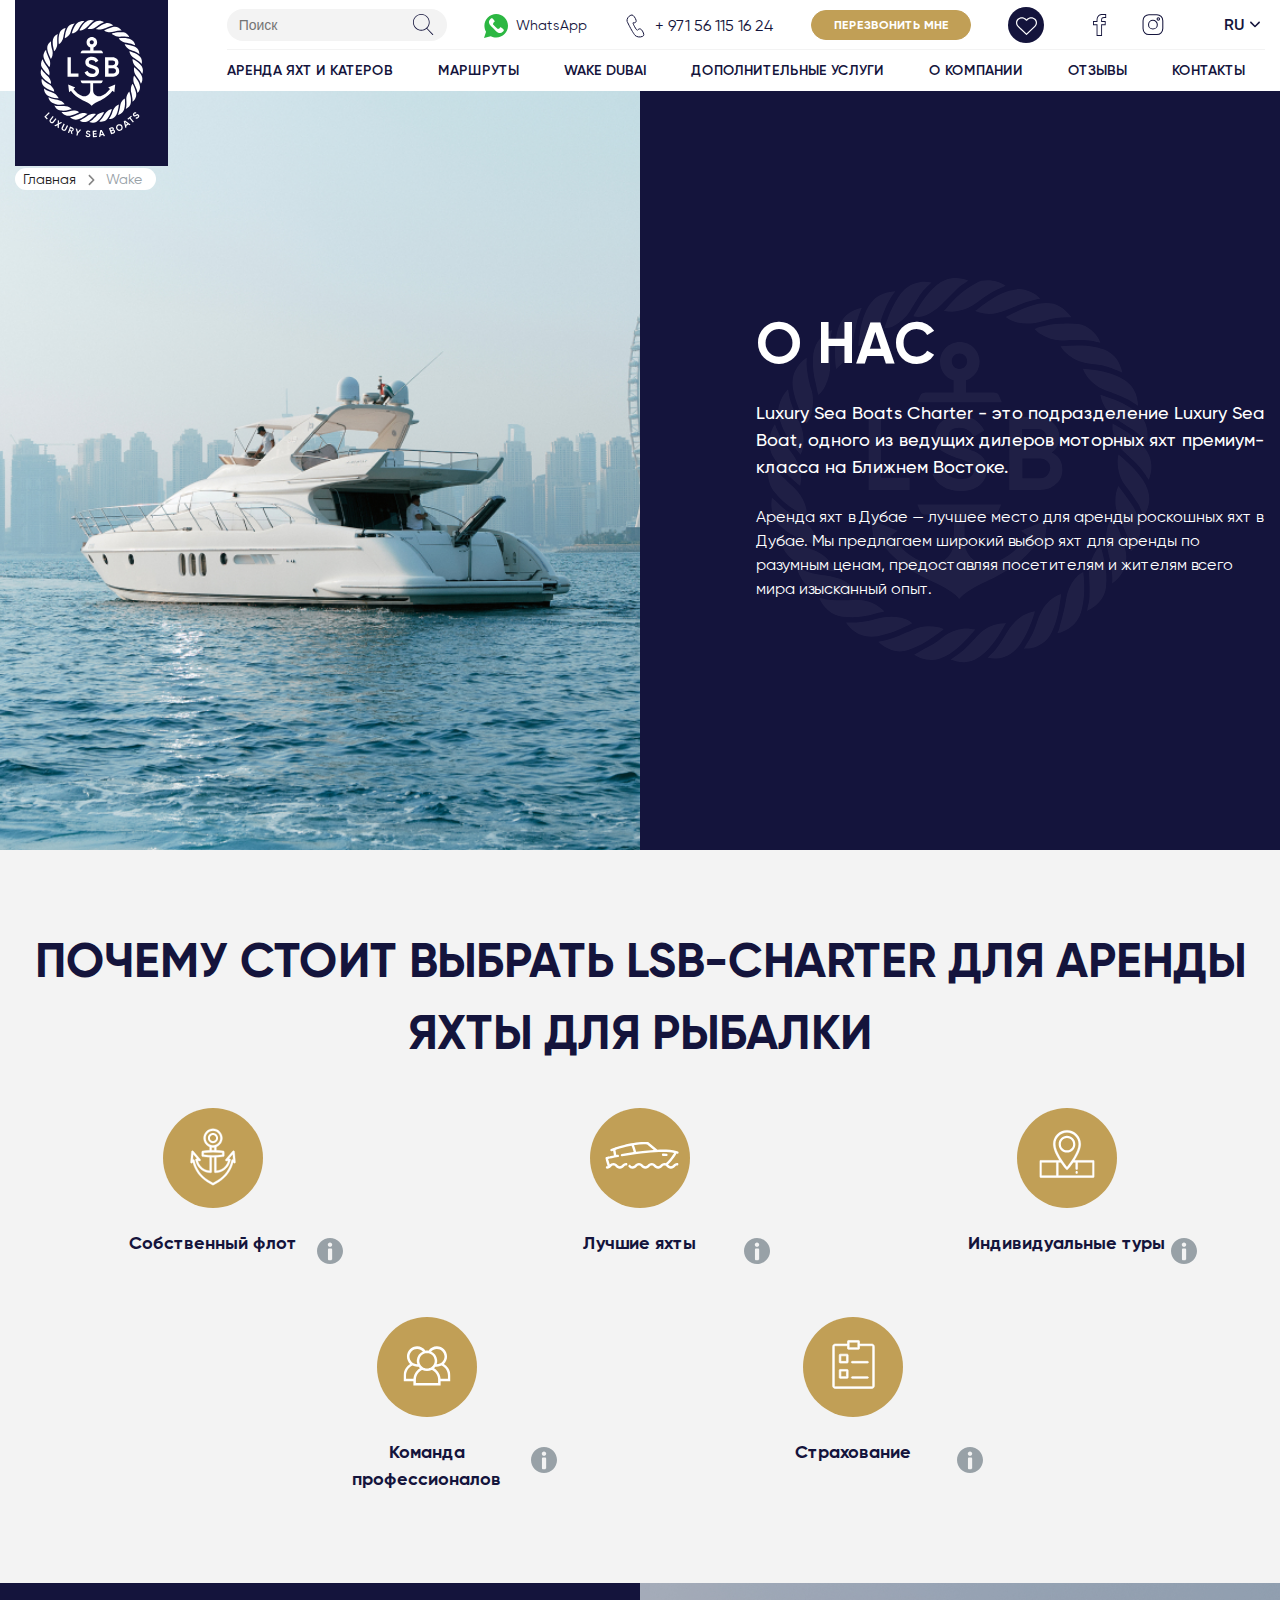
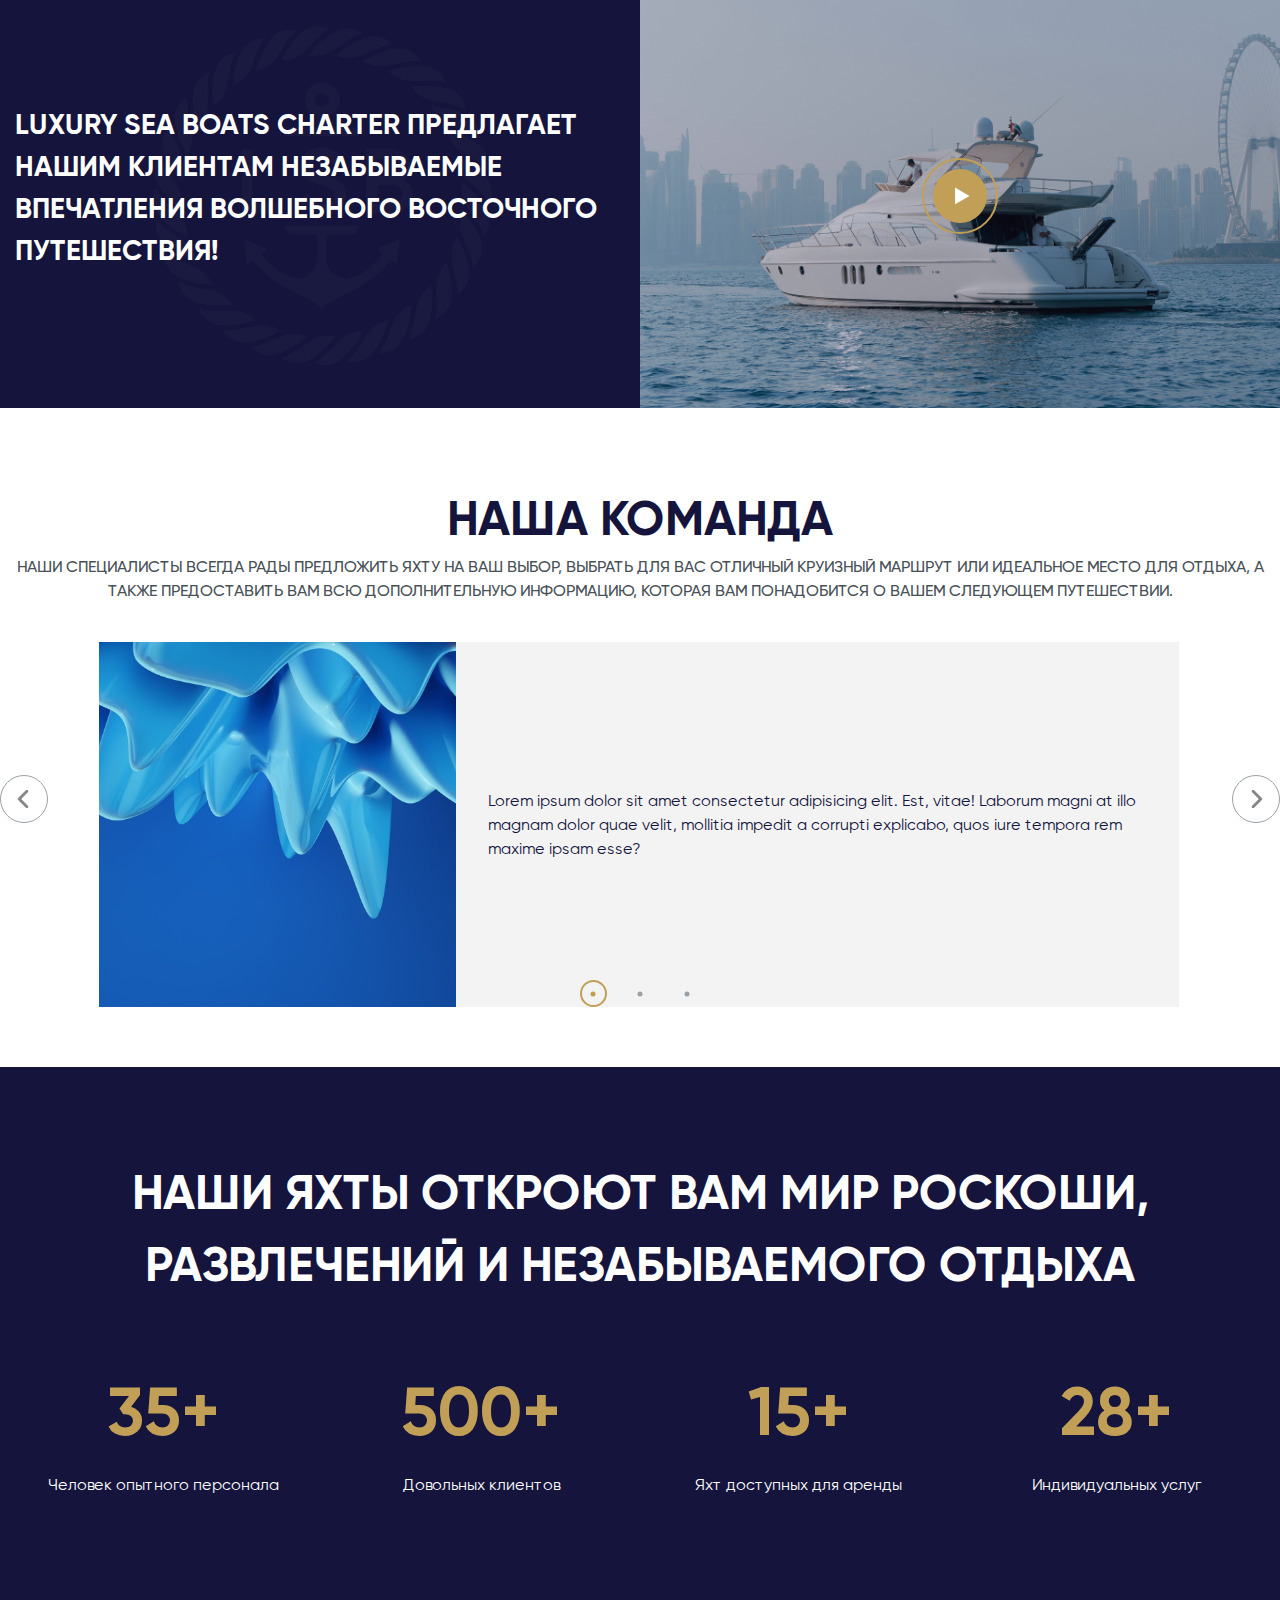
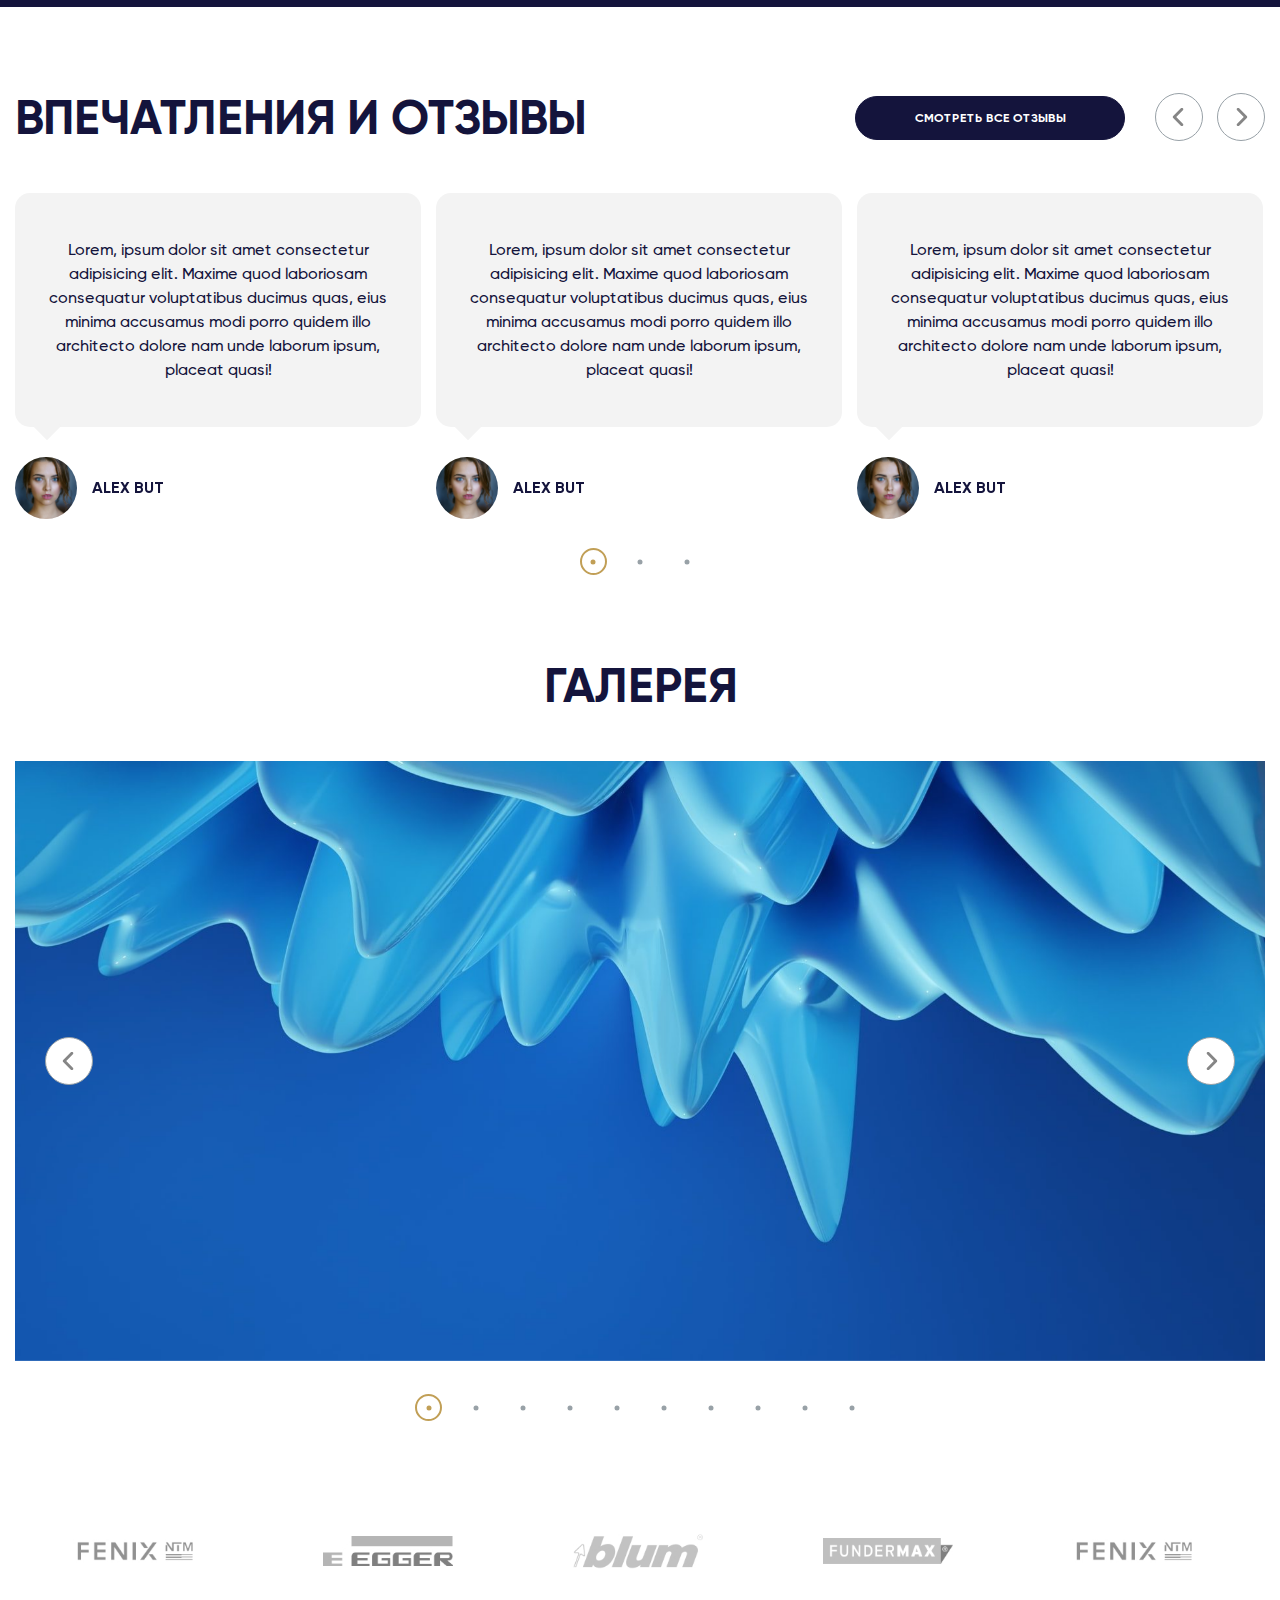
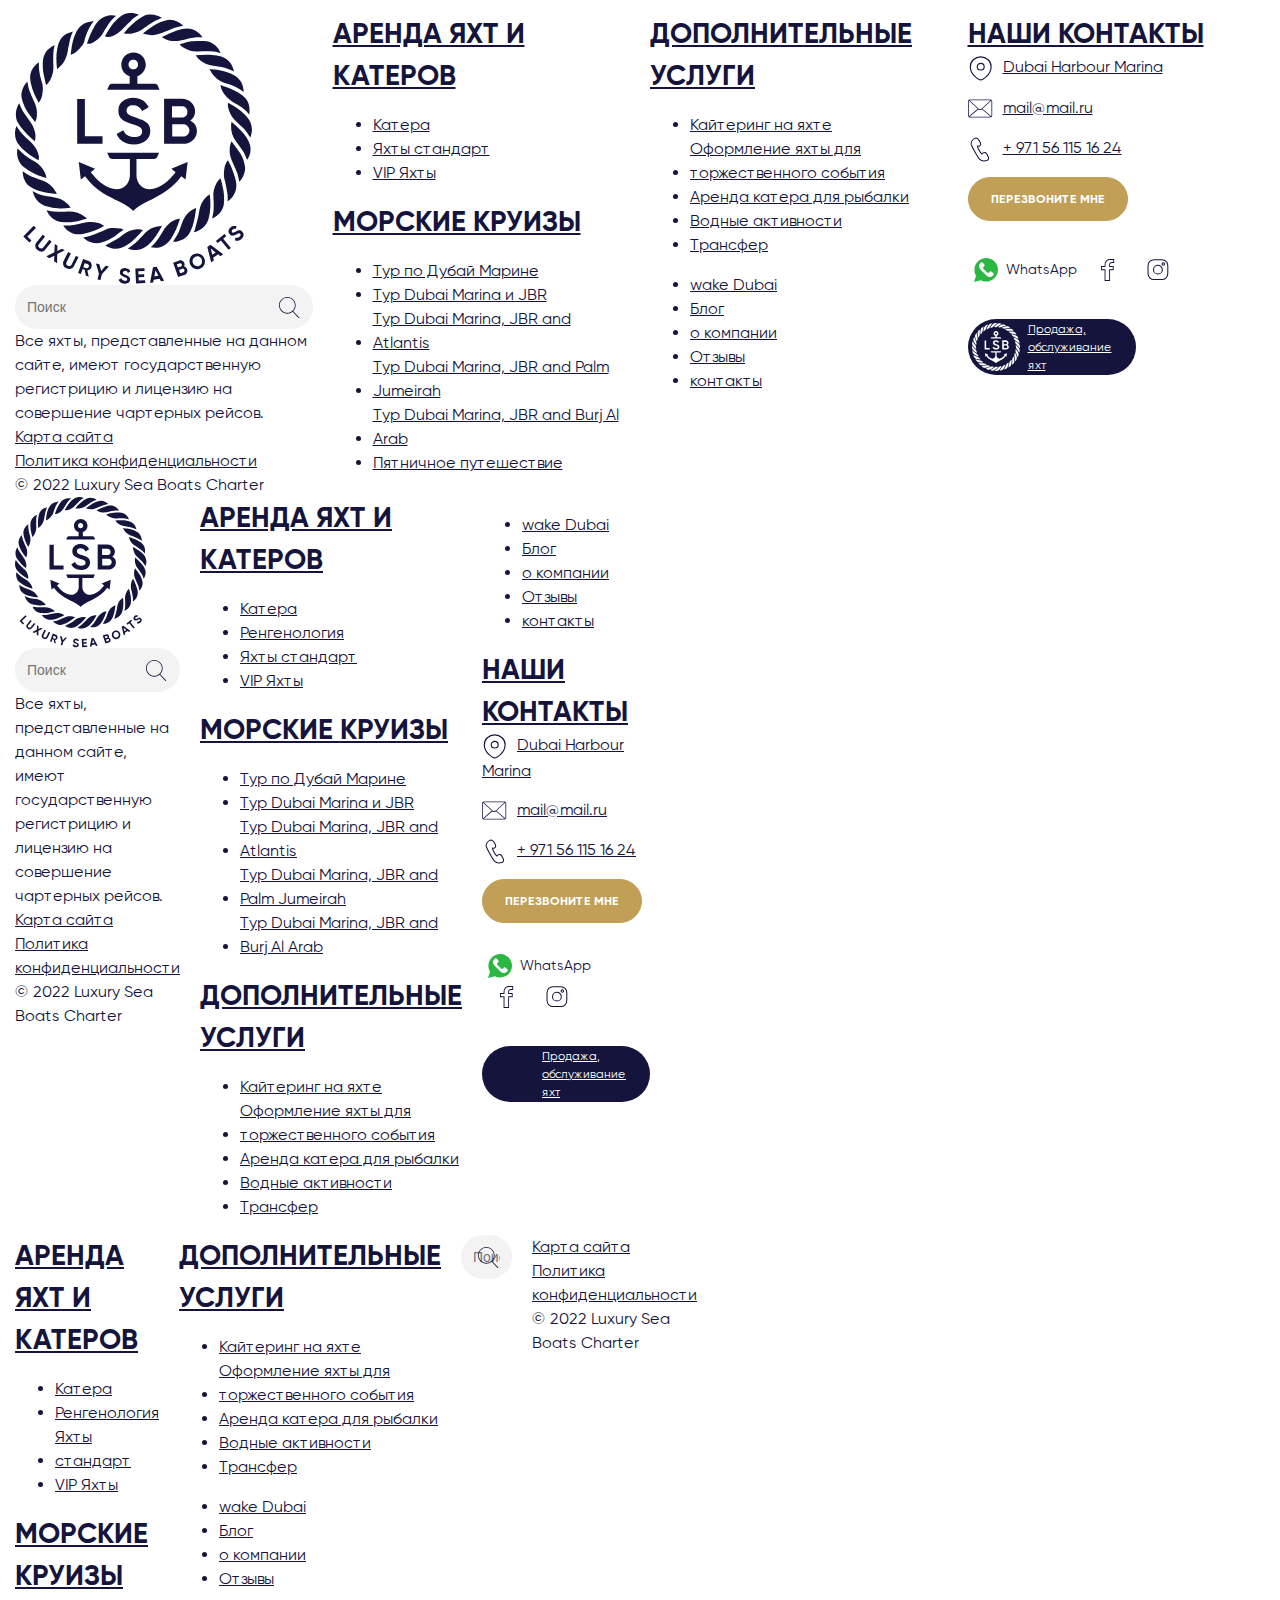
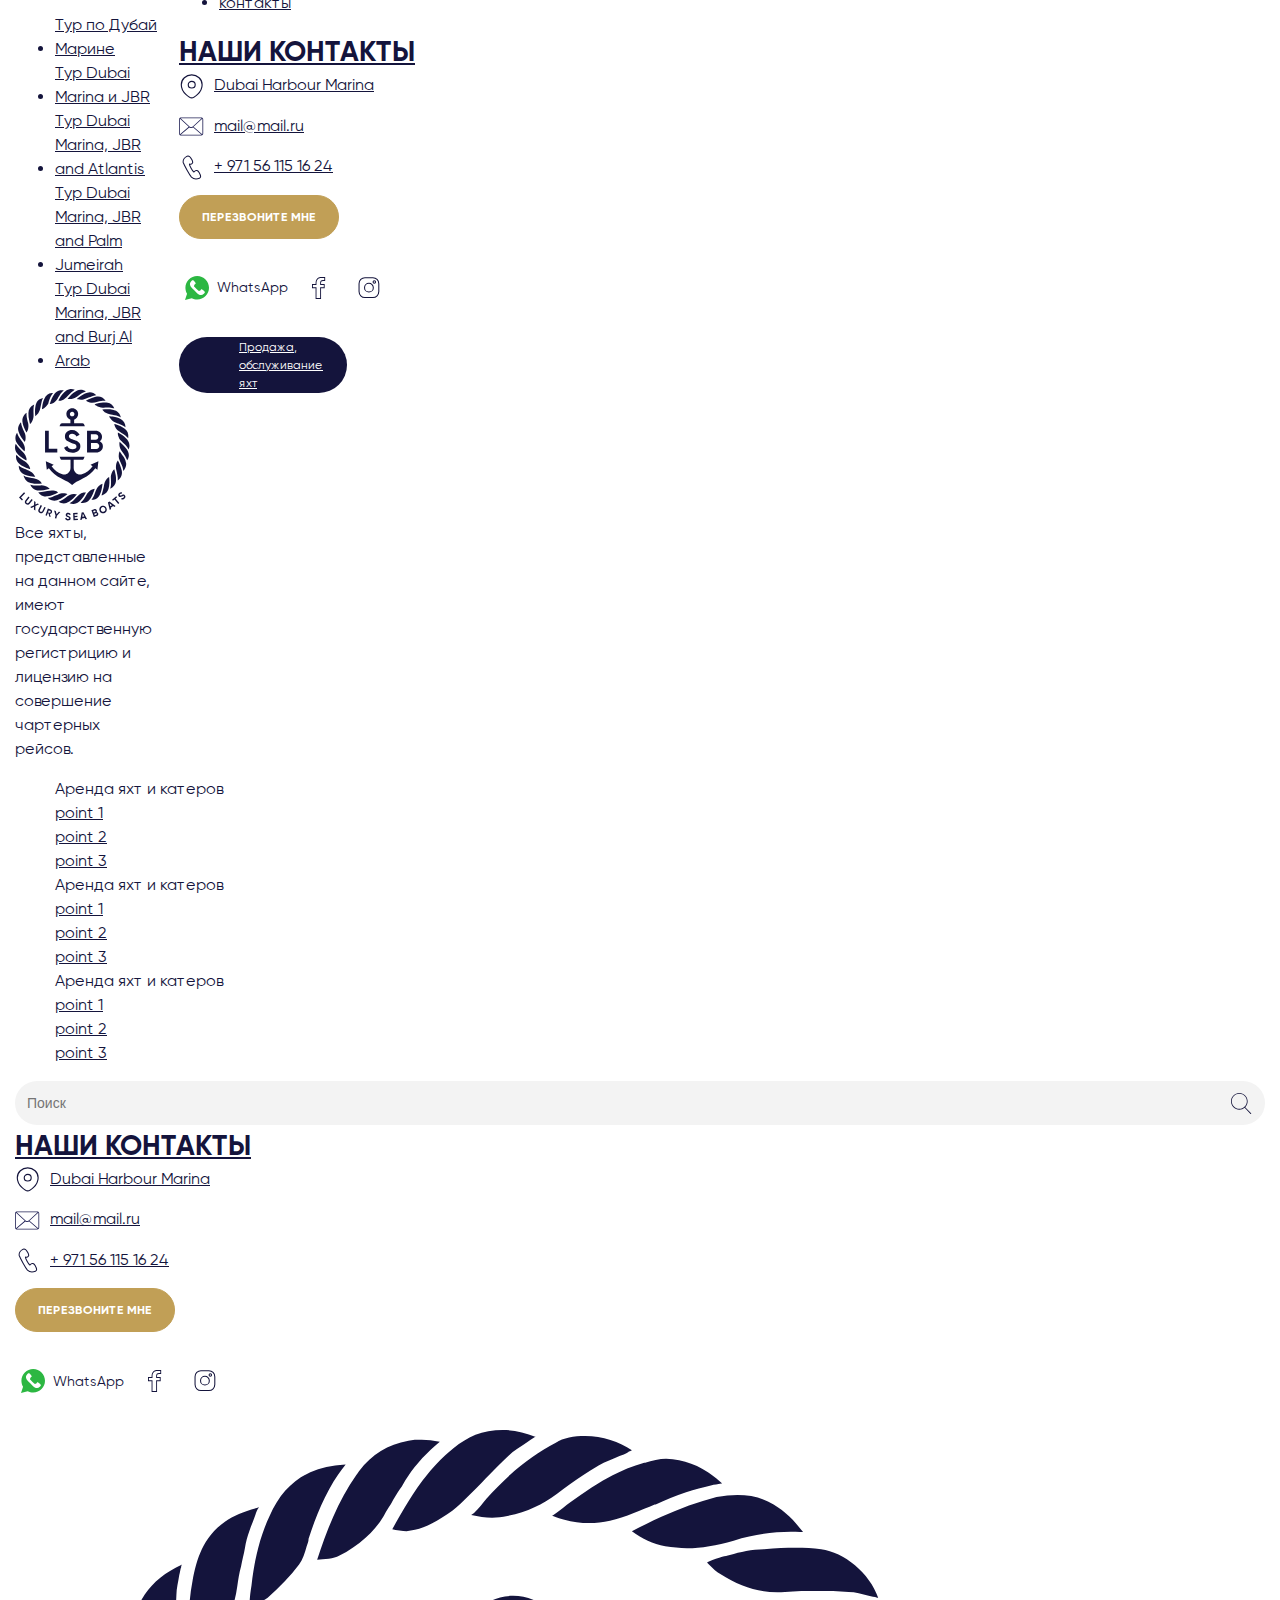
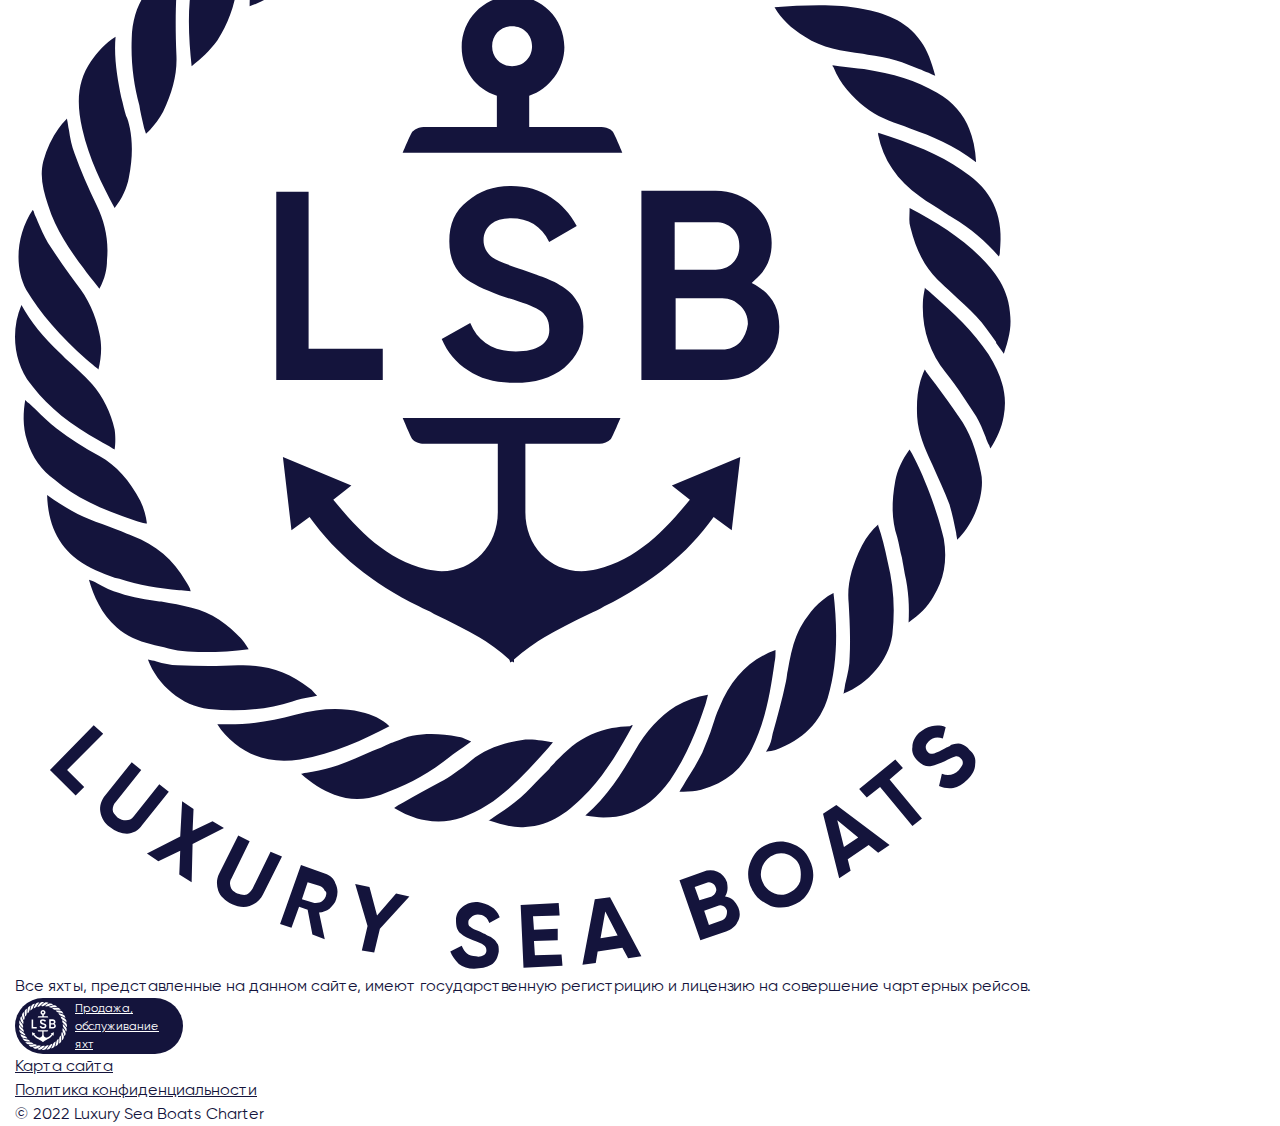
<file: html/pages/default/about.html>
<!doctype html><html><head><meta charset="UTF-8"><meta name="viewport" content="width=device-width,initial-scale=1"><link href="/css/owl.carousel.css" type="text/css" rel="stylesheet"><link href="/css/air-datepicker.css" type="text/css" rel="stylesheet"><link href="/css/style.css" type="text/css" rel="stylesheet"><script src="/js/sourse/other-js/jquery-3.6.0.min.js" defer></script><script src="/js/sourse/other-js/air-datepicker.js" defer></script><script src="/js/sourse/other-js/jquery.mask.js" defer></script><script src="/js/sourse/other-js/owl.carousel.js" defer></script><script src="/js/sourse/other-js/owl.carousel2.thumbs.js" defer></script><script src="/js/common-dist.js" defer></script></head><body><div class="popup element-show menu-hamburger" data-element="0"><div class="popup-overlay popup-overlay-js"></div><div class="popup-container"><div class="close-btn close-btn_popup close-js"></div><div class="menu-tablet"><nav class="popup-nav"><h3><a href="#">Аренда яхт и катеров</a></h3><ul class="ln"><li><a href="#">Катера</a></li><li><a href="#">Яхты стандарт</a></li><li><a href="#">VIP Яхты</a></li></ul></nav><nav class="popup-nav"><h3><a href="#">Морские круизы</a></h3><ul class="ln"><li><a href="#">Тур по Дубай Марине</a></li><li><a href="#">Тур Dubai Marina и JBR</a></li><li><a href="#">Тур Dubai Marina, JBR and Atlantis</a></li><li><a href="#">Тур Dubai Marina, JBR and Palm Jumeirah</a></li><li><a href="#">Тур Dubai Marina, JBR and Burj Al Arab</a></li><li><a href="#">Плавательный тур</a></li><li><a href="#">Тур Dubai Water Canal</a></li><li><a href="#">Пятничное путешествие</a></li></ul></nav><nav class="popup-nav"><h3><a href="#">Морские круизы</a></h3><ul class="ln"><li><a href="#">Дополнительные услуги</a></li><li><a href="#">Оформление яхты для торжественного события</a></li><li><a href="#">Аренда катера для рыбалки</a></li><li><a href="#">Водные активности</a></li><li><a href="#">Трансфер</a></li></ul></nav><div class="search-main"><input class="input-search" type="text" placeholder="Поиск"><div class="search-ico"></div></div><div class="social-default"><a class="whatsapp-btn" href=""><i></i><span>WhatsApp</span></a><div class="social"><a class="social-ico--white" href="#"><img src="/images/social/facebook-blue.svg" alt=""><img class="ico-hover" src="/images/social/facebook-white.svg" alt=""></a><a class="social-ico--white" href="#"><img src="/images/social/instagram-blue.svg" alt=""><img class="ico-hover" src="/images/social/instagram-white.svg" alt=""></a></div></div><div class="popup-lang"><div class="language-select"><span>RU </span><i></i></div></div></div><div class="menu-mobile"><div class="menu-mobile-body"><nav class="popup-nav"><ul class="ln"><li><a href="#">Аренда яхт и катеров<i></i></a></li><li><a href="#">МАРШРУТЫ</a></li><li><a href="#">wake Dubai</a></li><li><a href="#">Дополнительные услуги<i></i></a></li><li><a href="#">о компании<i></i></a><ul><li><a href="#">О нас</a></li><li><a href="#">Блог</a></li><li><a href="#">О нас</a></li><li><a href="#">Блог</a></li></ul></li><li><a href="#">отзывы</a></li><li><a href="#">контакты</a></li></ul></nav></div><div class="search-main"><input class="input-search" type="text" placeholder="Поиск"><div class="search-ico"></div></div><div class="menu-footer"><div class="menu-footer-item"><a class="phone-btn" href="#"><i></i><span>+ 971 56 115 16 24</span></a></div><div class="menu-footer-item"><a class="btn-header btn btn--yellow element-btn" data-element="1" href="#">Перезвонить мне</a></div><div class="menu-footer-item social-default"><a class="whatsapp-btn" href=""><i></i><span>WhatsApp</span></a><div class="social"><a class="social-ico--white" href="#"><img src="/images/social/facebook-blue.svg" alt=""><img class="ico-hover" src="/images/social/facebook-white.svg" alt=""></a><a class="social-ico--white" href="#"><img src="/images/social/instagram-blue.svg" alt=""><img class="ico-hover" src="/images/social/instagram-white.svg" alt=""></a></div></div><div class="menu-footer-item"><div class="popup-lang"><div class="language-select"><span>RU </span><i></i></div></div></div></div></div></div></div><div class="popup element-show" data-element="1"><div class="popup-overlay popup-overlay-js"></div><div class="popup-container"><div class="close-btn close-btn_popup close-js"></div><div class="form-default"><h3>ПОЛУЧИТЬ КОНСУЛЬТАЦИЮ</h3><div class="popup-hint">Оставьте заявку, и мы свяжемся с вами в ближайшее время</div><div class="form"><div class="input-box-phone input-box"><div class="country-select"><span class="country-select-box"><div class="rus-flag"></div><em>+7</em><i></i></span><ul class="ln"><li class="rus-select"><div class="rus-flag"></div><em>+7</em></li><li class="oae-select"><div class="oae-flag"></div><em>+971</em></li></ul></div><input class="input-decorate phone-mask-choise" type="text" id="phone" onkeypress="return event.charCode &gt;= 48 &amp;&amp; event.charCode &lt;= 57"> <label class="label-animate" for="phone">номер телефона*</label></div><div class="checkbox agreement"><label>Согласен (на) на обработку <a href="#">персональных данных </a><input type="checkbox" checked><span></span></label></div><div class="form-btn-container col-12"><input class="btn btn--yellow" type="submit" value="отправить"></div></div></div></div></div><header><div class="main-grid line-header"><div class="col-xs-4 call-mobile-container vertical-align"><div class="call-mobile-btn"></div></div><div class="col-2 col-xs-4 logo-container"><a class="logo" href="#"><img src="/images/logo.svg" alt=""></a></div><div class="col-10 col-xs-4 line-top-container vertical-align"><div class="search-main"><input class="input-search input-search-ajax" type="text" placeholder="Поиск"><div class="search-ico"></div><div class="search-popup"></div></div><div><a class="whatsapp-btn" href=""><i></i><span>WhatsApp</span></a></div><div><a class="phone-btn" href="#"><i></i><span>+ 971 56 115 16 24</span></a></div><div><a class="btn-header btn btn--yellow element-btn" data-element="1" href="#">Перезвонить мне</a></div><div><a class="liked-btn" href="#"><span>10</span></a></div><div class="social"><a class="social-ico--white" href="#"><img src="/images/social/facebook-blue.svg" alt=""><img class="ico-hover" src="/images/social/facebook-white.svg" alt=""></a><a class="social-ico--white" href="#"><img src="/images/social/instagram-blue.svg" alt=""><img class="ico-hover" src="/images/social/instagram-white.svg" alt=""></a></div><div class="hamburger-btn"></div><div class="language-select"><span>RU </span><i></i></div><div class="border-header"></div></div></div><div class="main-grid line-header line-header-nav"><div class="col-2"></div><div class="vertical-align col-10"><nav class="nav-header"><ul class="ln"><li><a href="#">Аренда яхт и катеров<i></i></a></li><li><a href="#">МАРШРУТЫ</a></li><li><a href="#">wake Dubai</a></li><li><a href="#">Дополнительные услуги<i></i></a></li><li><a href="#">о компании<i></i></a><ul><li><a href="#">О нас</a></li><li><a href="#">Блог</a></li><li><a href="#">О нас</a></li><li><a href="#">Блог</a></li></ul></li><li><a href="#">отзывы</a></li><li><a href="#">контакты</a></li></ul></nav></div></div></header></body></html><div class="stub"></div><div class="about-main"><div class="about-main-wather"></div><div class="about-main-img img-cover"><img src="/images/temp/boad/1.jpg" alt=""></div><div class="main-grid"><div class="col-7 col-md-6 col-sm-12 col-xs-12 about-main-img-stub"><div class="breadcrumbs"><a href="#">Главная</a><em>/</em><span>Wake</span></div></div><div class="col-5 col-md-6 col-sm-12 col-xs-12 about-main-info"><div class="about-main-info-container"><h1>О нас</h1><h2>Luxury Sea Boats Charter - это подразделение Luxury Sea Boat, одного из ведущих дилеров моторных яхт премиум-класса на Ближнем Востоке.</h2><div class="about-main-text">Аренда яхт в Дубае — лучшее место для аренды роскошных яхт в Дубае. Мы предлагаем широкий выбор яхт для аренды по разумным ценам, предоставляя посетителям и жителям всего мира изысканный опыт.</div></div></div></div></div><section class="advantages-home"><div class="main-full head-section"><h2>Почему стоит выбрать LSB-Charter для аренды яхты для рыбалки</h2></div><div class="main-grid"><div class="col-4 col-sm-6"><div class="advantages-item"><img src="/images/adv/1.svg" alt=""><div class="advantages-item-text"><h3>Собственный флот</h3><i><div class="advantages-hint">Lorem ipsum, dolor sit amet consectetur adipisicing elit. Blanditiis ratione repellendus odio beatae,</div></i></div></div></div><div class="col-4 col-sm-6 advantages-item-extra-3"><div class="advantages-item"><img src="/images/adv/2.svg" alt=""><div class="advantages-item-text"><h3>Лучшие яхты</h3><i><div class="advantages-hint">Lorem ipsum, dolor sit amet consectetur adipisicing elit. Blanditiis ratione repellendus odio beatae,</div></i></div></div></div><div class="col-4 advantages-item-extra-1 col-sm-6"><div class="advantages-item"><img src="/images/adv/3.svg" alt=""><div class="advantages-item-text"><h3>Индивидуальные туры</h3><i><div class="advantages-hint">Lorem ipsum, dolor sit amet consectetur adipisicing elit. Blanditiis ratione repellendus odio beatae,</div></i></div></div></div><div class="col-2 hidden-sm hidden-xs"></div><div class="col-4 col-sm-6 advantages-item-extra-4"><div class="advantages-item"><img src="/images/adv/4.svg" alt=""><div class="advantages-item-text"><h3>Команда профессионалов</h3><i><div class="advantages-hint">Lorem ipsum, dolor sit amet consectetur adipisicing elit. Blanditiis ratione repellendus odio beatae,</div></i></div></div></div><div class="col-4 advantages-item-extra-2 col-sm-12"><div class="advantages-item"><img src="/images/adv/5.svg" alt=""><div class="advantages-item-text"><h3>Страхование</h3><i><div class="advantages-hint">Lorem ipsum, dolor sit amet consectetur adipisicing elit. Blanditiis ratione repellendus odio beatae,</div></i></div></div></div></div></section><section class="video-detail"><div class="main-grid"><div class="col-6 col-xs-12 vertical-align"><div class="video-wather"></div><div class="video-info"><h2>Luxury Sea Boats Charter ПРЕДЛАГАЕТ НАШИМ КЛИЕНТАМ НЕЗАБЫВАЕМЫЕ ВПЕЧАТЛЕНИЯ ВОЛШЕБНОГО ВОСТОЧНОГО ПУТЕШЕСТВИЯ!</h2></div></div></div><div class="video-container"><img src="/images/temp/boad/1.jpg" alt="/images/temp/boad/1.jpg"><div class="video-btn"><span></span><i></i></div></div></section><section class="team-slider"><div class="main-full head-section"><h2 class="title-section">Наша команда</h2><h3 class="subtitle-section">Наши специалисты всегда рады предложить яхту на ваш выбор, выбрать для вас отличный круизный маршрут или идеальное место для отдыха, а также предоставить вам всю дополнительную информацию, которая вам понадобится о вашем следующем путешествии.</h3></div><div class="main-full team-slider-container owl-team owl-carousel"><div class="team-slider-item"><div class="team-slider-img img-cover"><img src="/images/temp/1.jpg" alt=""></div><div class="team-slider-text-container"><div class="team-slider-text">Lorem ipsum dolor sit amet consectetur adipisicing elit. Est, vitae! Laborum magni at illo magnam dolor quae velit, mollitia impedit a corrupti explicabo, quos iure tempora rem maxime ipsam esse?</div></div></div><div class="team-slider-item"><div class="team-slider-img img-cover"><img src="/images/temp/1.jpg" alt=""></div><div class="team-slider-text-container"><div class="team-slider-text">Lorem ipsum dolor sit amet consectetur adipisicing elit. Est, vitae! Laborum magni at illo magnam dolor quae velit, mollitia impedit a corrupti explicabo, quos iure tempora rem maxime ipsam esse?</div></div></div><div class="team-slider-item"><div class="team-slider-img img-cover"><img src="/images/temp/1.jpg" alt=""></div><div class="team-slider-text-container"><div class="team-slider-text">Lorem ipsum dolor sit amet consectetur adipisicing elit. Est, vitae! Laborum magni at illo magnam dolor quae velit, mollitia impedit a corrupti explicabo, quos iure tempora rem maxime ipsam esse?</div></div></div></div></section><div class="num-adv-section"><div class="main-full"><h2>Наши яхты откроют вам мир роскоши, развлечений и незабываемого отдыха</h2></div><div class="main-grid"><div class="col-3 col-sm-6 col-xs-6"><div class="num-adv-item"><i>35+</i><span>Человек опытного персонала</span></div></div><div class="col-3 col-sm-6 col-xs-6"><div class="num-adv-item"><i>500+</i><span>Довольных клиентов</span></div></div><div class="col-3 col-sm-6 col-xs-6"><div class="num-adv-item"><i>15+</i><span>Яхт доступных для аренды</span></div></div><div class="col-3 col-sm-6 col-xs-6"><div class="num-adv-item"><i>28+</i><span>Индивидуальных услуг</span></div></div></div></div><section class="reviews-home owl-home"><div class="main-full"><div class="head-section"><h2>Впечатления и отзывы</h2><div class="btn-container"><a class="btn btn--blue" href="#">СМОТРЕТЬ ВСЕ отзывы</a></div><div class="stab-arrow"></div></div></div><div class="main-full owl-second owl-carousel"><div class="reviews-item"><div class="reviews-text">Lorem, ipsum dolor sit amet consectetur adipisicing elit. Maxime quod laboriosam consequatur voluptatibus ducimus quas, eius minima accusamus modi porro quidem illo architecto dolore nam unde laborum ipsum, placeat quasi!</div><div class="reviews-info"><div class="reviews-img img-cover"><img src="/images/temp/avatar-1.jpg" alt=""></div><h2>Alex But</h2></div></div><div class="reviews-item"><div class="reviews-text">Lorem, ipsum dolor sit amet consectetur adipisicing elit. Maxime quod laboriosam consequatur voluptatibus ducimus quas, eius minima accusamus modi porro quidem illo architecto dolore nam unde laborum ipsum, placeat quasi!</div><div class="reviews-info"><div class="reviews-img img-cover"><img src="/images/temp/avatar-1.jpg" alt=""></div><h2>Alex But</h2></div></div><div class="reviews-item"><div class="reviews-text">Lorem, ipsum dolor sit amet consectetur adipisicing elit. Maxime quod laboriosam consequatur voluptatibus ducimus quas, eius minima accusamus modi porro quidem illo architecto dolore nam unde laborum ipsum, placeat quasi!</div><div class="reviews-info"><div class="reviews-img img-cover"><img src="/images/temp/avatar-1.jpg" alt=""></div><h2>Alex But</h2></div></div><div class="reviews-item"><div class="reviews-text">Lorem, ipsum dolor sit amet consectetur adipisicing elit. Maxime quod laboriosam consequatur voluptatibus ducimus quas, eius minima accusamus modi porro quidem illo architecto dolore nam unde laborum ipsum, placeat quasi!</div><div class="reviews-info"><div class="reviews-img img-cover"><img src="/images/temp/avatar-1.jpg" alt=""></div><h2>Alex But</h2></div></div><div class="reviews-item"><div class="reviews-text">Lorem, ipsum dolor sit amet consectetur adipisicing elit. Maxime quod laboriosam consequatur voluptatibus ducimus quas, eius minima accusamus modi porro quidem illo architecto dolore nam unde laborum ipsum, placeat quasi!</div><div class="reviews-info"><div class="reviews-img img-cover"><img src="/images/temp/avatar-1.jpg" alt=""></div><h2>Alex But</h2></div></div><div class="reviews-item"><div class="reviews-text">Lorem, ipsum dolor sit amet consectetur adipisicing elit. Maxime quod laboriosam consequatur voluptatibus ducimus quas, eius minima accusamus modi porro quidem illo architecto dolore nam unde laborum ipsum, placeat quasi!</div><div class="reviews-info"><div class="reviews-img img-cover"><img src="/images/temp/avatar-1.jpg" alt=""></div><h2>Alex But</h2></div></div><div class="reviews-item"><div class="reviews-text">Lorem, ipsum dolor sit amet consectetur adipisicing elit. Maxime quod laboriosam consequatur voluptatibus ducimus quas, eius minima accusamus modi porro quidem illo architecto dolore nam unde laborum ipsum, placeat quasi!</div><div class="reviews-info"><div class="reviews-img img-cover"><img src="/images/temp/avatar-1.jpg" alt=""></div><h2>Alex But</h2></div></div></div></section><section class="default-slider"><div class="main-full head-section"><h2 class="title-section">галерея</h2></div><div class="main-full"><div class="owl-default owl-carousel"><div class="owl-default-item img-cover"><img src="/images/temp/1.jpg" alt=""></div><div class="owl-default-item img-cover"><img src="/images/temp/1.jpg" alt=""></div><div class="owl-default-item img-cover"><img src="/images/temp/1.jpg" alt=""></div><div class="owl-default-item img-cover"><img src="/images/temp/1.jpg" alt=""></div><div class="owl-default-item img-cover"><img src="/images/temp/1.jpg" alt=""></div><div class="owl-default-item img-cover"><img src="/images/temp/1.jpg" alt=""></div><div class="owl-default-item img-cover"><img src="/images/temp/1.jpg" alt=""></div><div class="owl-default-item img-cover"><img src="/images/temp/1.jpg" alt=""></div><div class="owl-default-item img-cover"><img src="/images/temp/1.jpg" alt=""></div><div class="owl-default-item img-cover"><img src="/images/temp/1.jpg" alt=""></div></div></div></section><section class="partners-home"><div class="partners-container main-full owl-partners owl-carousel"><div class="partners-item"><img src="/images/temp/partners/1.jpg" alt=""></div><div class="partners-item"><img src="/images/temp/partners/2.jpg" alt=""></div><div class="partners-item"><img src="/images/temp/partners/3.jpg" alt=""></div><div class="partners-item"><img src="/images/temp/partners/4.jpg" alt=""></div></div></section><footer class="footer-lg"><div class="main-grid"><div class="col-3 logo-container"><a class="logo" href="./index.html"><img src="/images/logo-footer.svg"></a><div class="search-main"><input class="input-search" type="text" placeholder="Поиск"><div class="search-ico"></div></div><div class="logo-text">Все яхты, представленные на данном сайте, имеют государственную регистрицию и лицензию на совершение чартерных рейсов.</div><ul class="footer-links ln"><li><a href="#">Карта сайта</a></li><li><a href="#">Политика конфиденциальности</a></li><li>© 2022 Luxury Sea Boats Charter</li></ul></div><div class="col-3 nav-1-container"><div class="nav"><h3><a href="#">Аренда яхт и катеров</a></h3><ul><li><a href="#">Катера</a></li><li><a href="#">Яхты стандарт</a></li><li><a href="#">VIP Яхты</a></li></ul></div><div class="nav"><h3><a href="#">Морские круизы</a></h3><ul><li><a href="#">Тур по Дубай Марине</a></li><li><a href="#">Тур Dubai Marina и JBR</a></li><li><a href="#">Тур Dubai Marina, JBR and Atlantis</a></li><li><a href="#">Тур Dubai Marina, JBR and Palm Jumeirah</a></li><li><a href="#">Тур Dubai Marina, JBR and Burj Al Arab</a></li><li><a href="#">Пятничное путешествие</a></li></ul></div></div><div class="col-3 nav-2-container"><div class="nav"><h3><a href="#">Дополнительные услуги</a></h3><ul><li><a href="#">Кайтеринг на яхте</a></li><li><a href="#">Оформление яхты для торжественного события</a></li><li><a href="#">Аренда катера для рыбалки</a></li><li><a href="#">Водные активности</a></li><li><a href="#">Трансфер</a></li></ul></div><div class="nav nav-second"><ul><li><a href="#">wake Dubai</a></li><li><a href="#">Блог</a></li><li><a href="#">о компании</a></li><li><a href="#">Отзывы</a></li><li><a href="#">контакты</a></li></ul></div></div><div class="col-3 feedback"><h3><a href="#">Наши Контакты</a></h3><div class="feedback-footer-marker feedback-footer-item"><a href="#"><i></i><span>Dubai Harbour Marina</span></a></div><div class="feedback-footer-mail feedback-footer-item"><a href="#"><i></i><span>mail@mail.ru</span></a></div><div class="feedback-footer-phone feedback-footer-item"><a href="#"><i></i><span>+ 971 56 115 16 24</span></a></div><div class="btn-container"><a class="btn btn--yellow btn-element element-btn" href="#" data-element="1"><span>перезвоните мне</span><i></i></a></div><div class="social-default"><a class="whatsapp-btn" href=""><i></i><span>WhatsApp</span></a><div class="social"><a class="social-ico--white" href="#"><img src="/images/social/facebook-blue.svg" alt=""><img class="ico-hover" src="/images/social/facebook-white.svg" alt=""></a><a class="social-ico--white" href="#"><img src="/images/social/instagram-blue.svg" alt=""><img class="ico-hover" src="/images/social/instagram-white.svg" alt=""></a></div></div><a class="btn-new-site" href="#"><i></i><span>Продажа, обслуживание яхт</span></a></div></div></footer><footer class="footer-md"><div class="main-grid"><div class="col-md-4 logo-container"><a class="logo" href="./index.html"><img src="/images/logo-footer.svg"></a><div class="search-main"><input class="input-search" type="text" placeholder="Поиск"><div class="search-ico"></div></div><div class="logo-text">Все яхты, представленные на данном сайте, имеют государственную регистрицию и лицензию на совершение чартерных рейсов.</div><ul class="footer-links ln"><li><a href="#">Карта сайта</a></li><li><a href="#">Политика конфиденциальности</a></li><li>© 2022 Luxury Sea Boats Charter</li></ul></div><div class="col-md-4 nav-1-container"><div class="nav"><h3><a href="#">Аренда яхт и катеров</a></h3><ul><li><a href="#">Катера</a></li><li><a href="#">Ренгенология</a></li><li><a href="#">Яхты стандарт</a></li><li><a href="#">VIP Яхты</a></li></ul></div><div class="nav"><h3><a href="#">Морские круизы</a></h3><ul><li><a href="#">Тур по Дубай Марине</a></li><li><a href="#">Тур Dubai Marina и JBR</a></li><li><a href="#">Тур Dubai Marina, JBR and Atlantis</a></li><li><a href="#">Тур Dubai Marina, JBR and Palm Jumeirah</a></li><li><a href="#">Тур Dubai Marina, JBR and Burj Al Arab</a></li></ul></div><div class="nav"><h3><a href="#">Дополнительные услуги</a></h3><ul><li><a href="#">Кайтеринг на яхте</a></li><li><a href="#">Оформление яхты для торжественного события</a></li><li><a href="#">Аренда катера для рыбалки</a></li><li><a href="#">Водные активности</a></li><li><a href="#">Трансфер</a></li></ul></div></div><div class="col-md-3 nav-2-container"><div class="nav nav-second"><ul><li><a href="#">wake Dubai</a></li><li><a href="#">Блог</a></li><li><a href="#">о компании</a></li><li><a href="#">Отзывы</a></li><li><a href="#">контакты</a></li></ul></div><div class="feedback"><h3><a href="#">Наши Контакты</a></h3><div class="feedback-footer-marker feedback-footer-item"><a href="#"><i></i><span>Dubai Harbour Marina</span></a></div><div class="feedback-footer-mail feedback-footer-item"><a href="#"><i></i><span>mail@mail.ru</span></a></div><div class="feedback-footer-phone feedback-footer-item"><a href="#"><i></i><span>+ 971 56 115 16 24</span></a></div><div class="btn-container"><a class="btn btn--yellow btn-element element-btn" href="#" data-element="1"><span>перезвоните мне</span><i></i></a></div><div class="social-default"><a class="whatsapp-btn" href=""><i></i><span>WhatsApp</span></a><div class="social"><a class="social-ico--white" href="#"><img src="/images/social/facebook-blue.svg" alt=""><img class="ico-hover" src="/images/social/facebook-white.svg" alt=""></a><a class="social-ico--white" href="#"><img src="/images/social/instagram-blue.svg" alt=""><img class="ico-hover" src="/images/social/instagram-white.svg" alt=""></a></div></div><a class="btn-new-site" href="#"><span>Продажа, обслуживание яхт</span></a></div></div></div></footer><footer class="footer-sm"><div class="main-grid"><div class="col-sm-6 nav-1-container"><div class="nav"><h3><a href="#">Аренда яхт и катеров</a></h3><ul><li><a href="#">Катера</a></li><li><a href="#">Ренгенология</a></li><li><a href="#">Яхты стандарт</a></li><li><a href="#">VIP Яхты</a></li></ul></div><div class="nav"><h3><a href="#">Морские круизы</a></h3><ul><li><a href="#">Тур по Дубай Марине</a></li><li><a href="#">Тур Dubai Marina и JBR</a></li><li><a href="#">Тур Dubai Marina, JBR and Atlantis</a></li><li><a href="#">Тур Dubai Marina, JBR and Palm Jumeirah</a></li><li><a href="#">Тур Dubai Marina, JBR and Burj Al Arab</a></li></ul></div><a class="logo" href="./index.html"><img src="/images/logo-footer.svg"></a><div class="logo-text">Все яхты, представленные на данном сайте, имеют государственную регистрицию и лицензию на совершение чартерных рейсов.</div></div><div class="col-sm-6"><div class="nav"><h3><a href="#">Дополнительные услуги</a></h3><ul><li><a href="#">Кайтеринг на яхте</a></li><li><a href="#">Оформление яхты для торжественного события</a></li><li><a href="#">Аренда катера для рыбалки</a></li><li><a href="#">Водные активности</a></li><li><a href="#">Трансфер</a></li></ul></div><div class="nav nav-second"><ul><li><a href="#">wake Dubai</a></li><li><a href="#">Блог</a></li><li><a href="#">о компании</a></li><li><a href="#">Отзывы</a></li><li><a href="#">контакты</a></li></ul></div><div class="feedback"><h3><a href="#">Наши Контакты</a></h3><div class="feedback-footer-marker feedback-footer-item"><a href="#"><i></i><span>Dubai Harbour Marina</span></a></div><div class="feedback-footer-mail feedback-footer-item"><a href="#"><i></i><span>mail@mail.ru</span></a></div><div class="feedback-footer-phone feedback-footer-item"><a href="#"><i></i><span>+ 971 56 115 16 24</span></a></div><div class="btn-container"><a class="btn btn--yellow btn-element element-btn" href="#" data-element="1"><span>перезвоните мне</span><i></i></a></div><div class="social-default"><a class="whatsapp-btn" href=""><i></i><span>WhatsApp</span></a><div class="social"><a class="social-ico--white" href="#"><img src="/images/social/facebook-blue.svg" alt=""><img class="ico-hover" src="/images/social/facebook-white.svg" alt=""></a><a class="social-ico--white" href="#"><img src="/images/social/instagram-blue.svg" alt=""><img class="ico-hover" src="/images/social/instagram-white.svg" alt=""></a></div></div><a class="btn-new-site" href="#"><span>Продажа, обслуживание яхт</span></a></div></div><div class="col-sm-12"><div class="search-main"><input class="input-search" type="text" placeholder="Поиск"><div class="search-ico"></div></div></div><div class="col-sm-12"><ul class="footer-links ln"><li><a href="#">Карта сайта</a></li><li><a href="#">Политика конфиденциальности</a></li><li>© 2022 Luxury Sea Boats Charter</li></ul></div></div></footer><footer class="footer-xs"><div class="main-full"><ul class="footer-hidden-nav"><li class="ln"><span>Аренда яхт и катеров</span><i></i><ul class="ln"><li><a href="#">point 1</a></li><li><a href="#">point 2</a></li><li><a href="#">point 3</a></li></ul></li><li class="ln"><span>Аренда яхт и катеров</span><i></i><ul class="ln"><li><a href="#">point 1</a></li><li><a href="#">point 2</a></li><li><a href="#">point 3</a></li></ul></li><li class="ln"><span>Аренда яхт и катеров</span><i></i><ul class="ln"><li><a href="#">point 1</a></li><li><a href="#">point 2</a></li><li><a href="#">point 3</a></li></ul></li></ul><div class="search-main"><input class="input-search" type="text" placeholder="Поиск"><div class="search-ico"></div></div><div class="feedback"><h3><a href="#">Наши Контакты</a></h3><div class="feedback-footer-marker feedback-footer-item"><a href="#"><i></i><span>Dubai Harbour Marina</span></a></div><div class="feedback-footer-mail feedback-footer-item"><a href="#"><i></i><span>mail@mail.ru</span></a></div><div class="feedback-footer-phone feedback-footer-item"><a href="#"><i></i><span>+ 971 56 115 16 24</span></a></div><div class="btn-container"><a class="btn btn--yellow btn-element element-btn" href="#" data-element="1"><span>перезвоните мне</span><i></i></a></div><div class="social-default"><a class="whatsapp-btn" href=""><i></i><span>WhatsApp</span></a><div class="social"><a class="social-ico--white" href="#"><img src="/images/social/facebook-blue.svg" alt=""><img class="ico-hover" src="/images/social/facebook-white.svg" alt=""></a><a class="social-ico--white" href="#"><img src="/images/social/instagram-blue.svg" alt=""><img class="ico-hover" src="/images/social/instagram-white.svg" alt=""></a></div></div></div><div class="nav-1-container"><a class="logo" href="./index.html"><img src="/images/logo-footer.svg"></a></div><div class="logo-text">Все яхты, представленные на данном сайте, имеют государственную регистрицию и лицензию на совершение чартерных рейсов.</div><a class="btn-new-site" href="#"><i></i><span>Продажа, обслуживание яхт</span></a><ul class="footer-links ln"><li><a href="#">Карта сайта</a></li><li><a href="#">Политика конфиденциальности</a></li><li>© 2022 Luxury Sea Boats Charter</li></ul></div></footer>
</file>
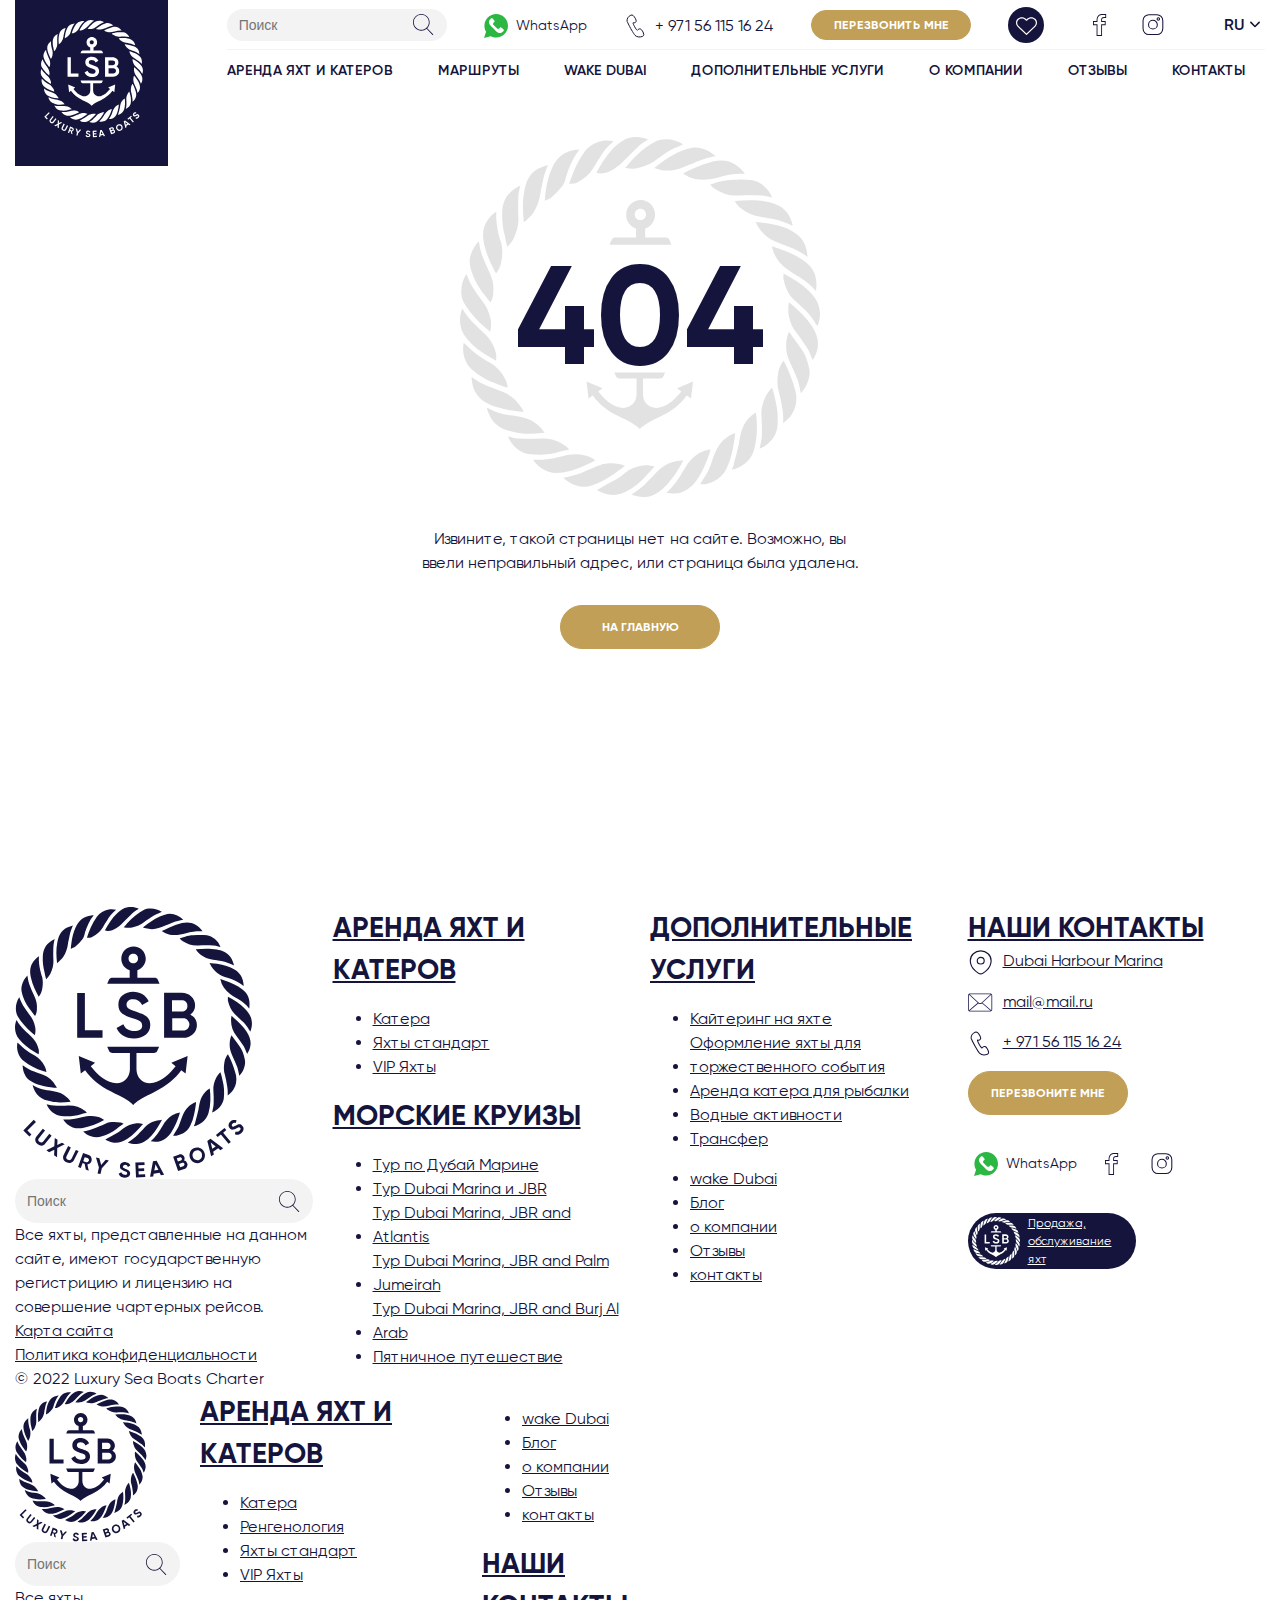
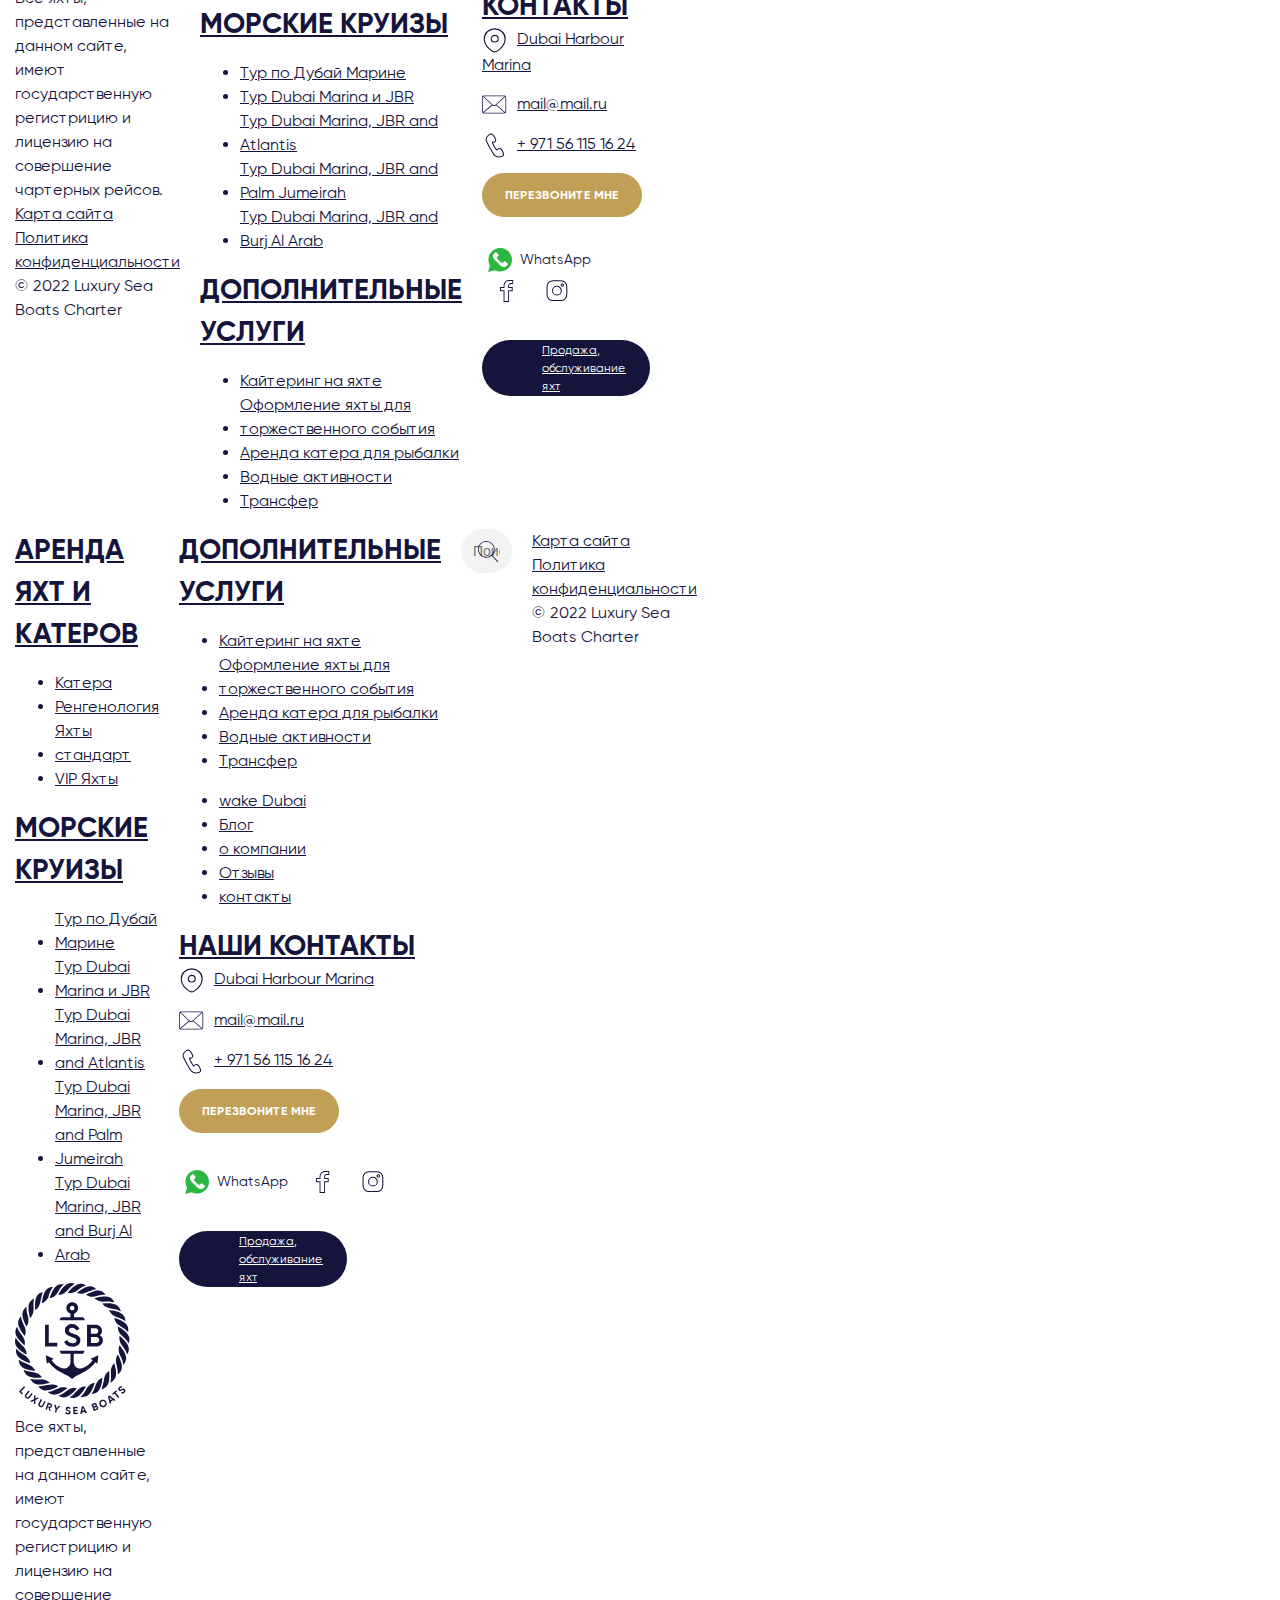
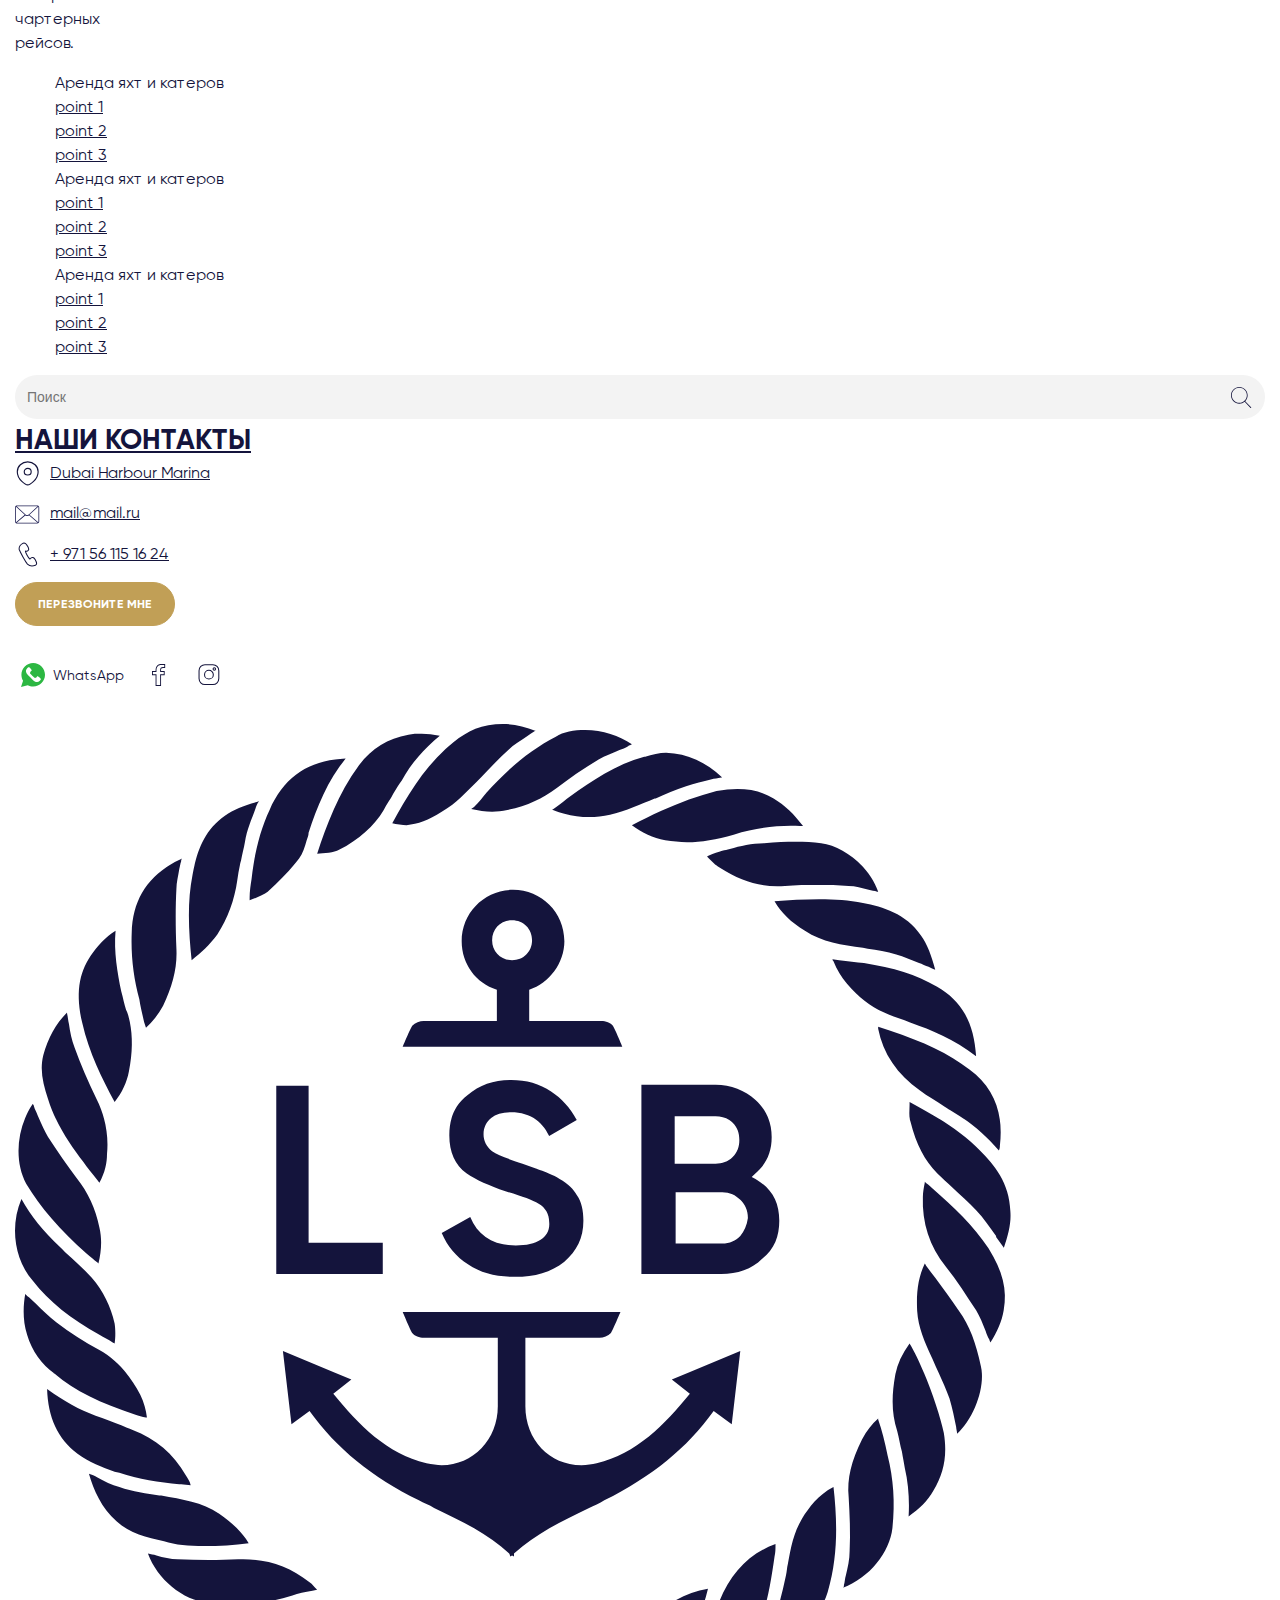
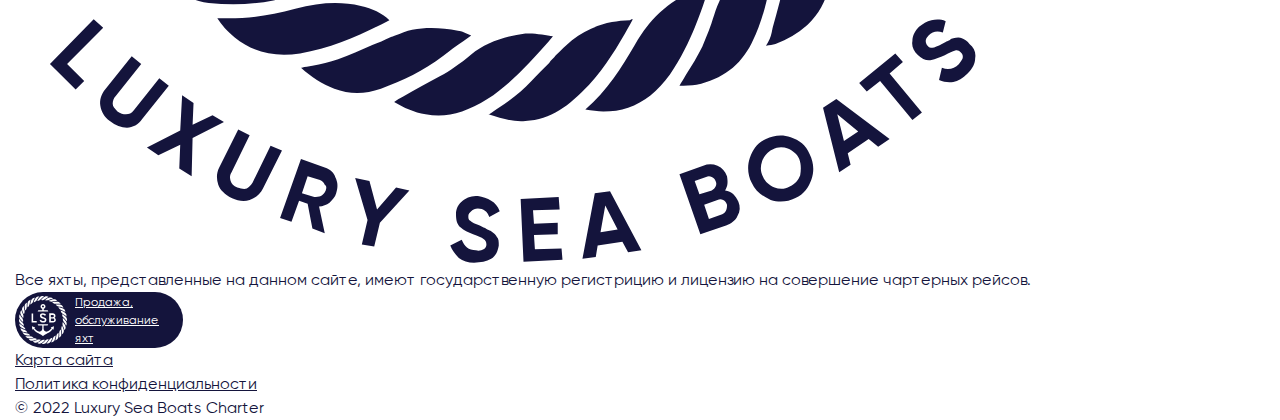
<file: html/pages/default/page404.html>
<!DOCTYPE html>
<html>
  <!-- head start-->
  <head>
    <meta charset="UTF-8">
    <meta name="viewport" content="width=device-width, initial-scale=1.0">
    <link href="/css/owl.carousel.css" type="text/css" rel="stylesheet">
    <link href="/css/air-datepicker.css" type="text/css" rel="stylesheet">
    <link href="/css/style.css" type="text/css" rel="stylesheet">
    <script src="/js/sourse/other-js/jquery-3.6.0.min.js" defer></script>
    <script src="/js/sourse/other-js/air-datepicker.js" defer></script>
    <script src="/js/sourse/other-js/jquery.mask.js" defer></script>
    <script src="/js/sourse/other-js/owl.carousel.js" defer></script>
    <script src="/js/sourse/other-js/owl.carousel2.thumbs.js" defer></script>
    <script src="/js/common-dist.js" defer></script>
  </head>
  <!-- head end-->
  <body> 
    <!-- popup-menu start-->
      <div class="popup element-show menu-hamburger" data-element="0">
        <div class="popup-overlay popup-overlay-js"></div>
        <div class="popup-container"> 
          <div class="close-btn close-btn_popup close-js"></div>
          <div class="menu-tablet">
            <nav class="popup-nav">
              <h3> <a href="#">Аренда яхт и катеров</a></h3>
              <ul class="ln">
                <li><a href="#">Катера</a></li>
                <li><a href="#">Яхты стандарт</a></li>
                <li><a href="#">VIP Яхты</a></li>
              </ul>
            </nav>
            <nav class="popup-nav">
              <h3> <a href="#">Морские круизы</a></h3>
              <ul class="ln">
                <li><a href="#">Тур по Дубай Марине</a></li>
                <li><a href="#">Тур Dubai Marina и JBR</a></li>
                <li><a href="#">Тур Dubai Marina, JBR and Atlantis</a></li>
                <li><a href="#">Тур Dubai Marina, JBR and Palm Jumeirah</a></li>
                <li><a href="#">Тур Dubai Marina, JBR and Burj Al Arab</a></li>
                <li><a href="#">Плавательный тур</a></li>
                <li><a href="#">Тур Dubai Water Canal </a></li>
                <li><a href="#">Пятничное путешествие</a></li>
              </ul>
            </nav>
            <nav class="popup-nav">
              <h3> <a href="#">Морские круизы</a></h3>
              <ul class="ln">
                <li><a href="#">Дополнительные услуги</a></li>
                <li><a href="#">Оформление яхты для торжественного события</a></li>
                <li><a href="#">Аренда катера для рыбалки</a></li>
                <li><a href="#">Водные активности</a></li>
                <li><a href="#">Трансфер</a></li>
              </ul>
            </nav>
            <div class="search-main"> 
              <input class="input-search" type="text" placeholder="Поиск">
              <div class="search-ico"></div>
            </div>
            <div class="social-default"><a class="whatsapp-btn" href=""> <i> </i><span>WhatsApp</span></a>
                <div class="social"><a class="social-ico--white" href="#"><img src="/images/social/facebook-blue.svg" alt=""><img class="ico-hover" src="/images/social/facebook-white.svg" alt=""></a><a class="social-ico--white" href="#"><img src="/images/social/instagram-blue.svg" alt=""><img class="ico-hover" src="/images/social/instagram-white.svg" alt=""></a>
                </div>
            </div>
            <div class="popup-lang"> 
              <div class="language-select"><span>RU </span><i></i></div>
            </div>
          </div>
          <div class="menu-mobile">
            <div class="menu-mobile-body">
              <nav class="popup-nav">
                <ul class="ln">
                  <li> <a href="#">Аренда яхт и катеров<i> </i></a></li>
                  <li> <a href="#">МАРШРУТЫ</a></li>
                  <li> <a href="#">wake Dubai</a></li>
                  <li> <a href="#">Дополнительные услуги<i></i></a></li>
                  <li> <a href="#">о компании<i></i></a>
                    <ul> 
                      <li> <a href="#">О нас </a></li>
                      <li> <a href="#">Блог</a></li>
                      <li> <a href="#">О нас </a></li>
                      <li> <a href="#">Блог</a></li>
                    </ul>
                  </li>
                  <li> <a href="#">отзывы</a></li>
                  <li> <a href="#">контакты</a></li>
                </ul>
              </nav>
            </div>
            <div class="search-main"> 
              <input class="input-search" type="text" placeholder="Поиск">
              <div class="search-ico"></div>
            </div>
            <div class="menu-footer">
              <div class="menu-footer-item"> <a class="phone-btn" href="#"> <i></i><span>+ 971 56 115 16 24</span></a></div>
              <div class="menu-footer-item"><a class="btn-header btn btn--yellow element-btn" data-element="1" href="#">Перезвонить мне</a></div>
              <div class="menu-footer-item social-default"><a class="whatsapp-btn" href=""> <i> </i><span>WhatsApp</span></a>
                  <div class="social"><a class="social-ico--white" href="#"><img src="/images/social/facebook-blue.svg" alt=""><img class="ico-hover" src="/images/social/facebook-white.svg" alt=""></a><a class="social-ico--white" href="#"><img src="/images/social/instagram-blue.svg" alt=""><img class="ico-hover" src="/images/social/instagram-white.svg" alt=""></a>
                  </div>
              </div>
              <div class="menu-footer-item"> 
                <div class="popup-lang"> 
                  <div class="language-select"><span>RU </span><i></i></div>
                </div>
              </div>
            </div>
          </div>
        </div>
      </div>
      <div class="popup element-show" data-element="1">
        <div class="popup-overlay popup-overlay-js"></div>
        <div class="popup-container"> 
          <div class="close-btn close-btn_popup close-js"></div> 
          <div class="form-default">
            <h3>ПОЛУЧИТЬ КОНСУЛЬТАЦИЮ</h3>
            <div class="popup-hint">Оставьте заявку, и мы свяжемся с вами в ближайшее время</div>
            <div class="form">
              <div class="input-box-phone input-box">
                <div class="country-select"><span class="country-select-box"> 
                    <div class="rus-flag"> </div><em> +7</em><i></i></span>
                  <ul class="ln">
                    <li class="rus-select">
                      <div class="rus-flag"> </div><em>+7</em>
                    </li>
                    <li class="oae-select">
                      <div class="oae-flag"> </div><em>+971</em>
                    </li>
                  </ul>
                </div>
                <input class="input-decorate phone-mask-choise" type="text" id="phone" onkeypress="return event.charCode &gt;= 48 &amp;&amp; event.charCode &lt;= 57">
                <label class="label-animate" for="phone">номер телефона*</label>
              </div>
              <div class="checkbox agreement">
                <label>Согласен (на) на обработку <a href="#">персональных данных </a>
                  <input type="checkbox" checked><span></span>
                </label>
              </div>
                <div class="form-btn-container col-12">
                  <input class="btn btn--yellow" type="submit" value="отправить">
                </div>
            </div>
          </div>
        </div>
      </div>
    <!-- popup-menu end-->
    <!-- header start-->
    <header>
      <div class="main-grid line-header">
        <div class="col-xs-4 call-mobile-container vertical-align">
          <div class="call-mobile-btn"></div>
        </div>
        <div class="col-2 col-xs-4 logo-container"><a class="logo" href="#"> <img src="/images/logo.svg" alt=""></a></div>
        <div class="col-10 col-xs-4 line-top-container vertical-align">
          <div class="search-main"> 
            <input class="input-search input-search-ajax" type="text" placeholder="Поиск">
            <div class="search-ico"></div>
            <div class="search-popup"></div>
          </div>
          <div><a class="whatsapp-btn" href=""> <i> </i><span>WhatsApp</span></a></div>
          <div><a class="phone-btn" href="#"> <i></i><span>+ 971 56 115 16 24</span></a></div>
          <div><a class="btn-header btn btn--yellow element-btn" data-element="1" href="#">Перезвонить мне</a></div>
          <div><a class="liked-btn" href="#"><span>10</span></a></div>
            <div class="social"><a class="social-ico--white" href="#"><img src="/images/social/facebook-blue.svg" alt=""><img class="ico-hover" src="/images/social/facebook-white.svg" alt=""></a><a class="social-ico--white" href="#"><img src="/images/social/instagram-blue.svg" alt=""><img class="ico-hover" src="/images/social/instagram-white.svg" alt=""></a>
            </div>
          <div class="hamburger-btn"></div>
          <div class="language-select"><span>RU </span><i></i></div>
          <div class="border-header"></div>
        </div>
      </div>
      <div class="main-grid line-header line-header-nav">
        <div class="col-2"></div>
        <div class="vertical-align col-10">
          <nav class="nav-header">
            <ul class="ln">
              <li> <a href="#">Аренда яхт и катеров<i> </i></a></li>
              <li> <a href="#">МАРШРУТЫ</a></li>
              <li> <a href="#">wake Dubai</a></li>
              <li> <a href="#">Дополнительные услуги<i></i></a></li>
              <li> <a href="#">о компании<i></i></a>
                <ul> 
                  <li> <a href="#">О нас </a></li>
                  <li> <a href="#">Блог</a></li>
                  <li> <a href="#">О нас </a></li>
                  <li> <a href="#">Блог</a></li>
                </ul>
              </li>
              <li> <a href="#">отзывы</a></li>
              <li> <a href="#">контакты</a></li>
            </ul>
          </nav>
        </div>
      </div>
    </header>
    <!-- header end-->
  </body>
</html>
<div class="stub"></div>
<!-- contacts page content start-->
  <div class="main-full">
    <div class="breadcrumbs"><a href="#">Главная</a><em>/</em><span>404</span></div>
  </div>
  <div class="content">
    <div class="main-full">
      <div class="page-404">
        <div class="page-404-img"> 
          <div>404</div>
        </div>
        <div class="page-404-text"> Извините, такой страницы нет на сайте. Возможно, вы ввели неправильный адрес, или страница была удалена.</div>
        <div class="btn-container"> <a class="btn btn--yellow" href="/">На главную</a></div>
      </div>
    </div>
  </div>
<!-- footer start  -->
<footer class="footer-lg">
  <div class="main-grid">
    <div class="col-3 logo-container"><a class="logo" href="./index.html"><img src="/images/logo-footer.svg"></a>
      <div class="search-main"> 
        <input class="input-search" type="text" placeholder="Поиск">
        <div class="search-ico"></div>
      </div>
      <div class="logo-text">Все яхты, представленные на данном сайте, имеют государственную регистрицию и лицензию на совершение чартерных рейсов.</div>
      <ul class="footer-links ln">
        <li><a href="#">Карта сайта</a></li>
        <li><a href="#">Политика конфиденциальности</a></li>
        <li>© 2022 Luxury Sea Boats Charter </li>
      </ul>
    </div>
    <div class="col-3 nav-1-container">
      <div class="nav">
        <h3> <a href="#">Аренда яхт и катеров</a></h3>
        <ul>
          <li> <a href="#"> Катера</a></li>
          <li> <a href="#"> Яхты стандарт</a></li>
          <li> <a href="#"> VIP Яхты </a></li>
        </ul>
      </div>
      <div class="nav">
        <h3> <a href="#">Морские круизы</a></h3>
        <ul>
          <li> <a href="#"> Тур по Дубай Марине</a></li>
          <li> <a href="#"> Тур Dubai Marina и JBR</a></li>
          <li> <a href="#"> Тур Dubai Marina, JBR and Atlantis</a></li>
          <li> <a href="#"> Тур Dubai Marina, JBR and Palm Jumeirah</a></li>
          <li> <a href="#"> Тур Dubai Marina, JBR and Burj Al Arab</a></li>
          <li> <a href="#"> Пятничное путешествие</a></li>
        </ul>
      </div>
    </div>
    <div class="col-3 nav-2-container">
      <div class="nav">
        <h3> <a href="#">Дополнительные услуги</a></h3>
        <ul>
          <li><a href="#">Кайтеринг на яхте</a></li>
          <li><a href="#">Оформление яхты для торжественного события</a></li>
          <li><a href="#">Аренда катера для рыбалки</a></li>
          <li><a href="#">Водные активности</a></li>
          <li><a href="#">Трансфер</a></li>
        </ul>
      </div>
      <div class="nav nav-second">
        <ul>
          <li> <a href="#"> wake Dubai</a></li>
          <li> <a href="#"> Блог</a></li>
          <li> <a href="#"> о компании</a></li>
          <li> <a href="#"> Отзывы</a></li>
          <li> <a href="#"> контакты</a></li>
        </ul>
      </div>
    </div>
    <div class="col-3 feedback">
      <h3> <a href="#">Наши Контакты</a></h3>
      <div class="feedback-footer-marker feedback-footer-item"><a href="#"> <i></i><span>Dubai Harbour Marina</span></a></div>
      <div class="feedback-footer-mail feedback-footer-item"><a href="#"><i></i><span>mail@mail.ru</span></a></div>
      <div class="feedback-footer-phone feedback-footer-item"><a href="#"> <i></i><span>+ 971 56 115 16 24</span></a></div>
      <div class="btn-container"> <a class="btn btn--yellow btn-element element-btn" href="#" data-element="1"><span>перезвоните мне</span><i></i></a></div>
      <div class="social-default"><a class="whatsapp-btn" href=""> <i> </i><span>WhatsApp</span></a>
          <div class="social"><a class="social-ico--white" href="#"><img src="/images/social/facebook-blue.svg" alt=""><img class="ico-hover" src="/images/social/facebook-white.svg" alt=""></a><a class="social-ico--white" href="#"><img src="/images/social/instagram-blue.svg" alt=""><img class="ico-hover" src="/images/social/instagram-white.svg" alt=""></a>
          </div>
      </div><a class="btn-new-site" href="#">	<i></i><span>Продажа, обслуживание яхт</span></a>
    </div>
  </div>
</footer>
<footer class="footer-md">
  <div class="main-grid">
    <div class="col-md-4 logo-container"><a class="logo" href="./index.html"><img src="/images/logo-footer.svg"></a>
      <div class="search-main"> 
        <input class="input-search" type="text" placeholder="Поиск">
        <div class="search-ico"></div>
      </div>
      <div class="logo-text">Все яхты, представленные на данном сайте, имеют государственную регистрицию и лицензию на совершение чартерных рейсов.</div>
      <ul class="footer-links ln">
        <li><a href="#">Карта сайта</a></li>
        <li><a href="#">Политика конфиденциальности</a></li>
        <li>© 2022 Luxury Sea Boats Charter </li>
      </ul>
    </div>
    <div class="col-md-4 nav-1-container">
      <div class="nav">
        <h3> <a href="#">Аренда яхт и катеров</a></h3>
        <ul>
          <li> <a href="#"> Катера</a></li>
          <li> <a href="#"> Ренгенология</a></li>
          <li> <a href="#"> Яхты стандарт</a></li>
          <li> <a href="#"> VIP Яхты </a></li>
        </ul>
      </div>
      <div class="nav">
        <h3> <a href="#">Морские круизы</a></h3>
        <ul>
          <li> <a href="#"> Тур по Дубай Марине</a></li>
          <li> <a href="#"> Тур Dubai Marina и JBR</a></li>
          <li> <a href="#"> Тур Dubai Marina, JBR and Atlantis</a></li>
          <li> <a href="#"> Тур Dubai Marina, JBR and Palm Jumeirah</a></li>
          <li> <a href="#"> Тур Dubai Marina, JBR and Burj Al Arab</a></li>
        </ul>
      </div>
      <div class="nav">
        <h3> <a href="#">Дополнительные услуги</a></h3>
        <ul>
          <li><a href="#">Кайтеринг на яхте</a></li>
          <li><a href="#">Оформление яхты для торжественного события</a></li>
          <li><a href="#">Аренда катера для рыбалки</a></li>
          <li><a href="#">Водные активности</a></li>
          <li><a href="#">Трансфер</a></li>
        </ul>
      </div>
    </div>
    <div class="col-md-3 nav-2-container">
      <div class="nav nav-second">
        <ul>
          <li> <a href="#"> wake Dubai</a></li>
          <li> <a href="#"> Блог</a></li>
          <li> <a href="#"> о компании</a></li>
          <li> <a href="#"> Отзывы</a></li>
          <li> <a href="#"> контакты</a></li>
        </ul>
      </div>
      <div class="feedback">
        <h3> <a href="#">Наши Контакты</a></h3>
        <div class="feedback-footer-marker feedback-footer-item"><a href="#"> <i></i><span>Dubai Harbour Marina</span></a></div>
        <div class="feedback-footer-mail feedback-footer-item"><a href="#"><i></i><span>mail@mail.ru</span></a></div>
        <div class="feedback-footer-phone feedback-footer-item"><a href="#"> <i></i><span>+ 971 56 115 16 24</span></a></div>
        <div class="btn-container"> <a class="btn btn--yellow btn-element element-btn" href="#" data-element="1"><span>перезвоните мне</span><i></i></a></div>
        <div class="social-default"><a class="whatsapp-btn" href=""> <i> </i><span>WhatsApp</span></a>
            <div class="social"><a class="social-ico--white" href="#"><img src="/images/social/facebook-blue.svg" alt=""><img class="ico-hover" src="/images/social/facebook-white.svg" alt=""></a><a class="social-ico--white" href="#"><img src="/images/social/instagram-blue.svg" alt=""><img class="ico-hover" src="/images/social/instagram-white.svg" alt=""></a>
            </div>
        </div><a class="btn-new-site" href="#">	<span>Продажа, обслуживание яхт</span></a>
      </div>
    </div>
  </div>
</footer>
<footer class="footer-sm">
  <div class="main-grid">
    <div class="col-sm-6 nav-1-container">
      <div class="nav">
        <h3> <a href="#">Аренда яхт и катеров</a></h3>
        <ul>
          <li> <a href="#"> Катера</a></li>
          <li> <a href="#"> Ренгенология</a></li>
          <li> <a href="#"> Яхты стандарт</a></li>
          <li> <a href="#"> VIP Яхты </a></li>
        </ul>
      </div>
      <div class="nav">
        <h3> <a href="#">Морские круизы</a></h3>
        <ul>
          <li> <a href="#"> Тур по Дубай Марине</a></li>
          <li> <a href="#"> Тур Dubai Marina и JBR</a></li>
          <li> <a href="#"> Тур Dubai Marina, JBR and Atlantis</a></li>
          <li> <a href="#"> Тур Dubai Marina, JBR and Palm Jumeirah</a></li>
          <li> <a href="#"> Тур Dubai Marina, JBR and Burj Al Arab</a></li>
        </ul>
      </div><a class="logo" href="./index.html"><img src="/images/logo-footer.svg"></a>
      <div class="logo-text">Все яхты, представленные на данном сайте, имеют государственную регистрицию и лицензию на совершение чартерных рейсов.</div>
    </div>
    <div class="col-sm-6">
      <div class="nav">
        <h3> <a href="#">Дополнительные услуги</a></h3>
        <ul>
          <li><a href="#">Кайтеринг на яхте</a></li>
          <li><a href="#">Оформление яхты для торжественного события</a></li>
          <li><a href="#">Аренда катера для рыбалки</a></li>
          <li><a href="#">Водные активности</a></li>
          <li><a href="#">Трансфер</a></li>
        </ul>
      </div>
      <div class="nav nav-second">
        <ul>
          <li> <a href="#"> wake Dubai</a></li>
          <li> <a href="#"> Блог</a></li>
          <li> <a href="#"> о компании</a></li>
          <li> <a href="#"> Отзывы</a></li>
          <li> <a href="#"> контакты</a></li>
        </ul>
      </div>
      <div class="feedback">
        <h3> <a href="#">Наши Контакты</a></h3>
        <div class="feedback-footer-marker feedback-footer-item"><a href="#"> <i></i><span>Dubai Harbour Marina</span></a></div>
        <div class="feedback-footer-mail feedback-footer-item"><a href="#"><i></i><span>mail@mail.ru</span></a></div>
        <div class="feedback-footer-phone feedback-footer-item"><a href="#"> <i></i><span>+ 971 56 115 16 24</span></a></div>
        <div class="btn-container"> <a class="btn btn--yellow btn-element element-btn" href="#" data-element="1"><span>перезвоните мне</span><i></i></a></div>
        <div class="social-default"><a class="whatsapp-btn" href=""> <i> </i><span>WhatsApp</span></a>
            <div class="social"><a class="social-ico--white" href="#"><img src="/images/social/facebook-blue.svg" alt=""><img class="ico-hover" src="/images/social/facebook-white.svg" alt=""></a><a class="social-ico--white" href="#"><img src="/images/social/instagram-blue.svg" alt=""><img class="ico-hover" src="/images/social/instagram-white.svg" alt=""></a>
            </div>
        </div><a class="btn-new-site" href="#">	<span>Продажа, обслуживание яхт</span></a>
      </div>
    </div>
    <div class="col-sm-12">
      <div class="search-main"> 
        <input class="input-search" type="text" placeholder="Поиск">
        <div class="search-ico"></div>
      </div>
    </div>
    <div class="col-sm-12">
      <ul class="footer-links ln">
        <li><a href="#">Карта сайта</a></li>
        <li><a href="#">Политика конфиденциальности</a></li>
        <li>© 2022 Luxury Sea Boats Charter </li>
      </ul>
    </div>
  </div>
</footer>
<footer class="footer-xs">
  <div class="main-full">
    <ul class="footer-hidden-nav"> 
      <li class="ln"><span>Аренда яхт и катеров</span><i></i>
        <ul class="ln">
          <li> <a href="#">point 1 </a></li>
          <li> <a href="#">point 2</a></li>
          <li> <a href="#">point 3 </a></li>
        </ul>
      </li>
      <li class="ln"><span>Аренда яхт и катеров</span><i></i>
        <ul class="ln">
          <li> <a href="#">point 1 </a></li>
          <li> <a href="#">point 2</a></li>
          <li> <a href="#">point 3 </a></li>
        </ul>
      </li>
      <li class="ln"><span>Аренда яхт и катеров</span><i></i>
        <ul class="ln">
          <li> <a href="#">point 1 </a></li>
          <li> <a href="#">point 2</a></li>
          <li> <a href="#">point 3 </a></li>
        </ul>
      </li>
    </ul>
    <div class="search-main"> 
      <input class="input-search" type="text" placeholder="Поиск">
      <div class="search-ico"></div>
    </div>
    <div class="feedback">
      <h3> <a href="#">Наши Контакты</a></h3>
      <div class="feedback-footer-marker feedback-footer-item"><a href="#"> <i></i><span>Dubai Harbour Marina</span></a></div>
      <div class="feedback-footer-mail feedback-footer-item"><a href="#"><i></i><span>mail@mail.ru</span></a></div>
      <div class="feedback-footer-phone feedback-footer-item"><a href="#"> <i></i><span>+ 971 56 115 16 24</span></a></div>
      <div class="btn-container"> <a class="btn btn--yellow btn-element element-btn" href="#" data-element="1"><span>перезвоните мне</span><i></i></a></div>
      <div class="social-default"><a class="whatsapp-btn" href=""> <i> </i><span>WhatsApp</span></a>
          <div class="social"><a class="social-ico--white" href="#"><img src="/images/social/facebook-blue.svg" alt=""><img class="ico-hover" src="/images/social/facebook-white.svg" alt=""></a><a class="social-ico--white" href="#"><img src="/images/social/instagram-blue.svg" alt=""><img class="ico-hover" src="/images/social/instagram-white.svg" alt=""></a>
          </div>
      </div>
    </div>
    <div class="nav-1-container"><a class="logo" href="./index.html"><img src="/images/logo-footer.svg"></a></div>
    <div class="logo-text">Все яхты, представленные на данном сайте, имеют государственную регистрицию и лицензию на совершение чартерных рейсов.</div><a class="btn-new-site" href="#"><i></i><span>Продажа, обслуживание яхт</span></a>
    <ul class="footer-links ln">
      <li><a href="#">Карта сайта</a></li>
      <li><a href="#">Политика конфиденциальности</a></li>
      <li>© 2022 Luxury Sea Boats Charter </li>
    </ul>
  </div>
</footer>
<!-- footer end   -->
</file>
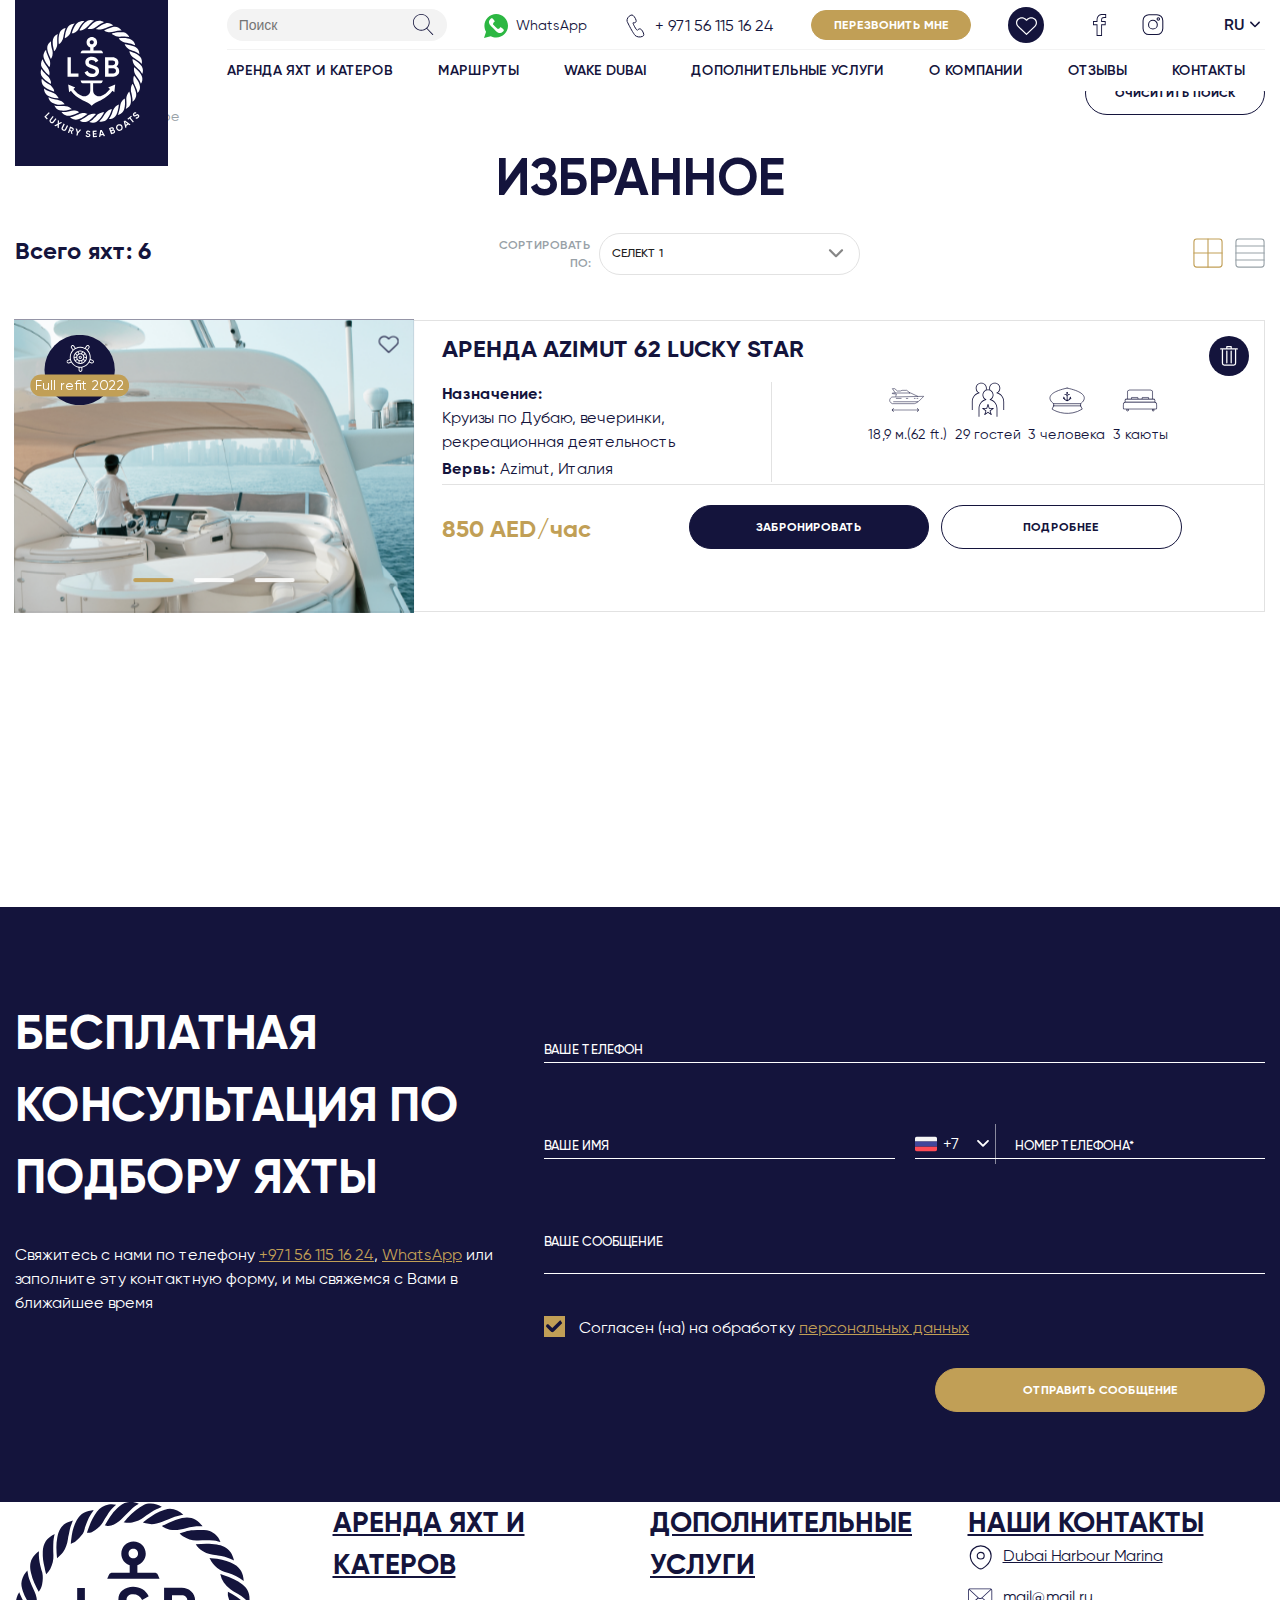
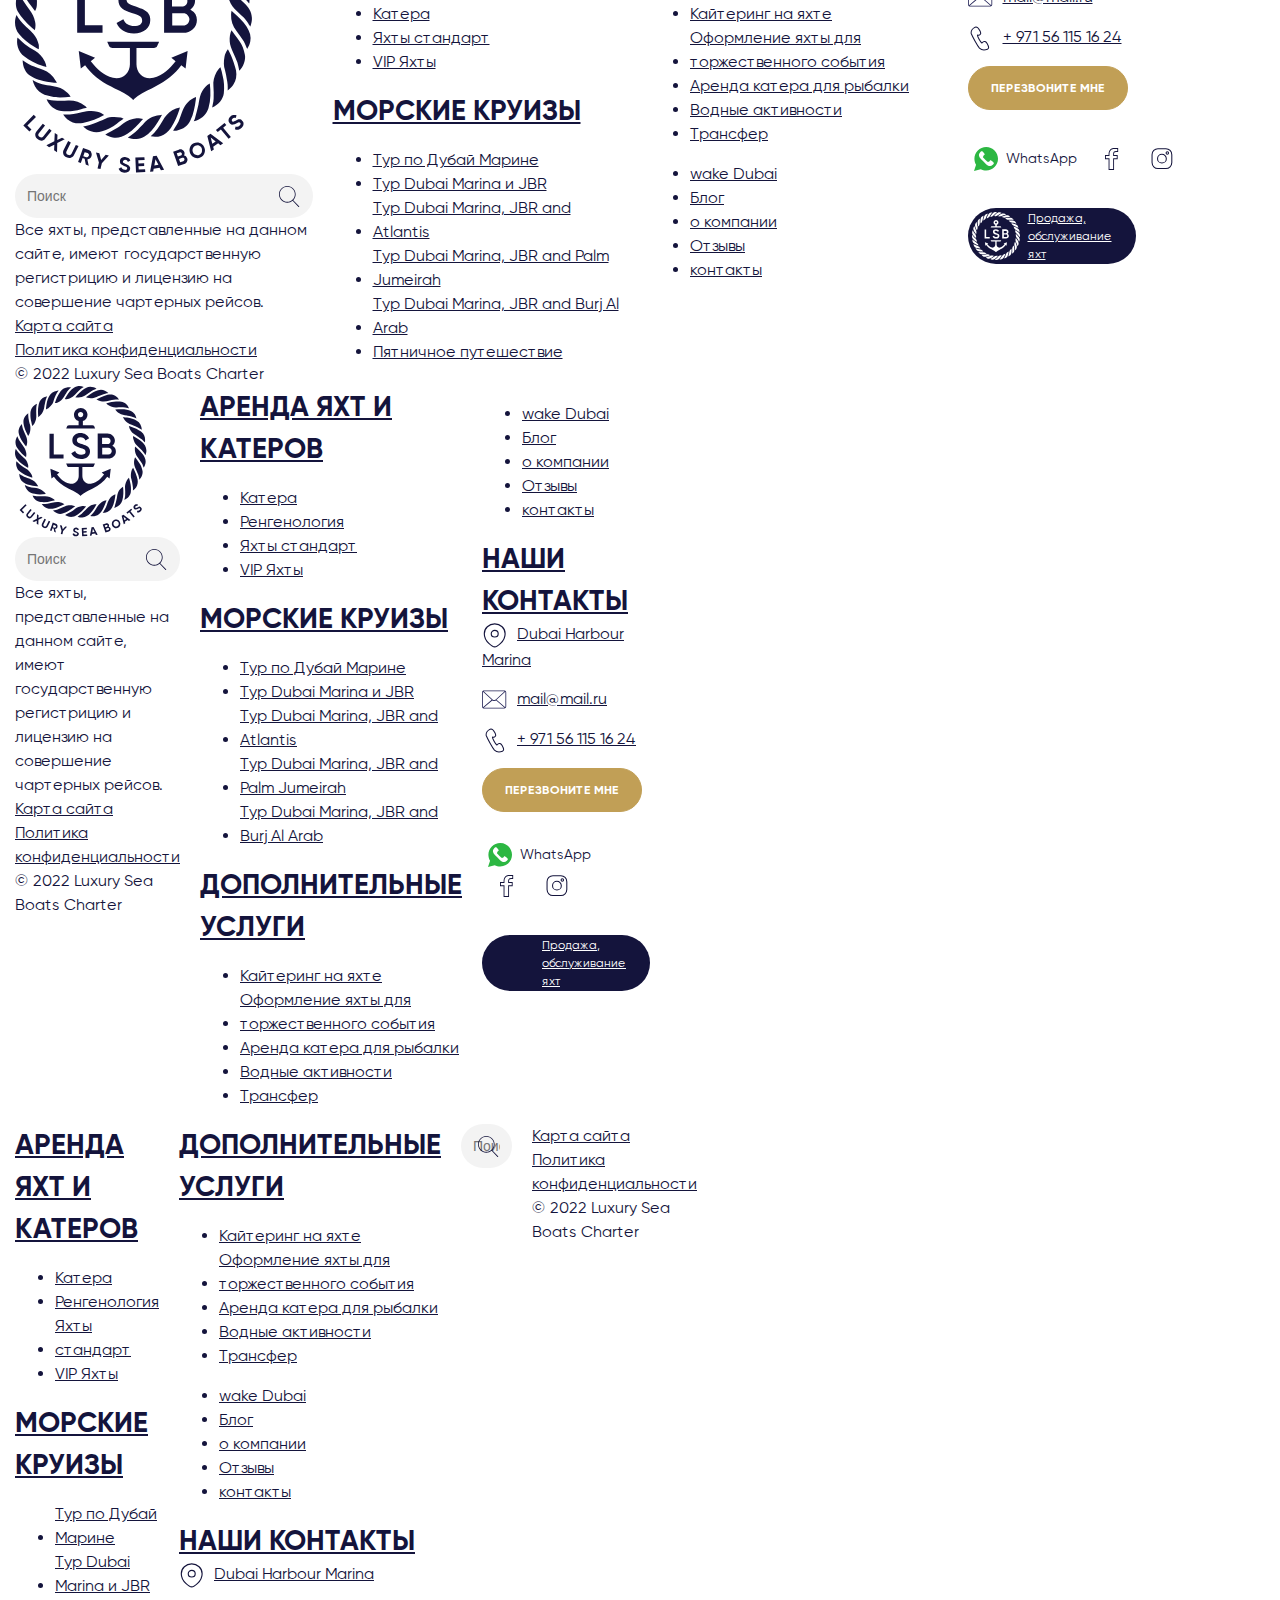
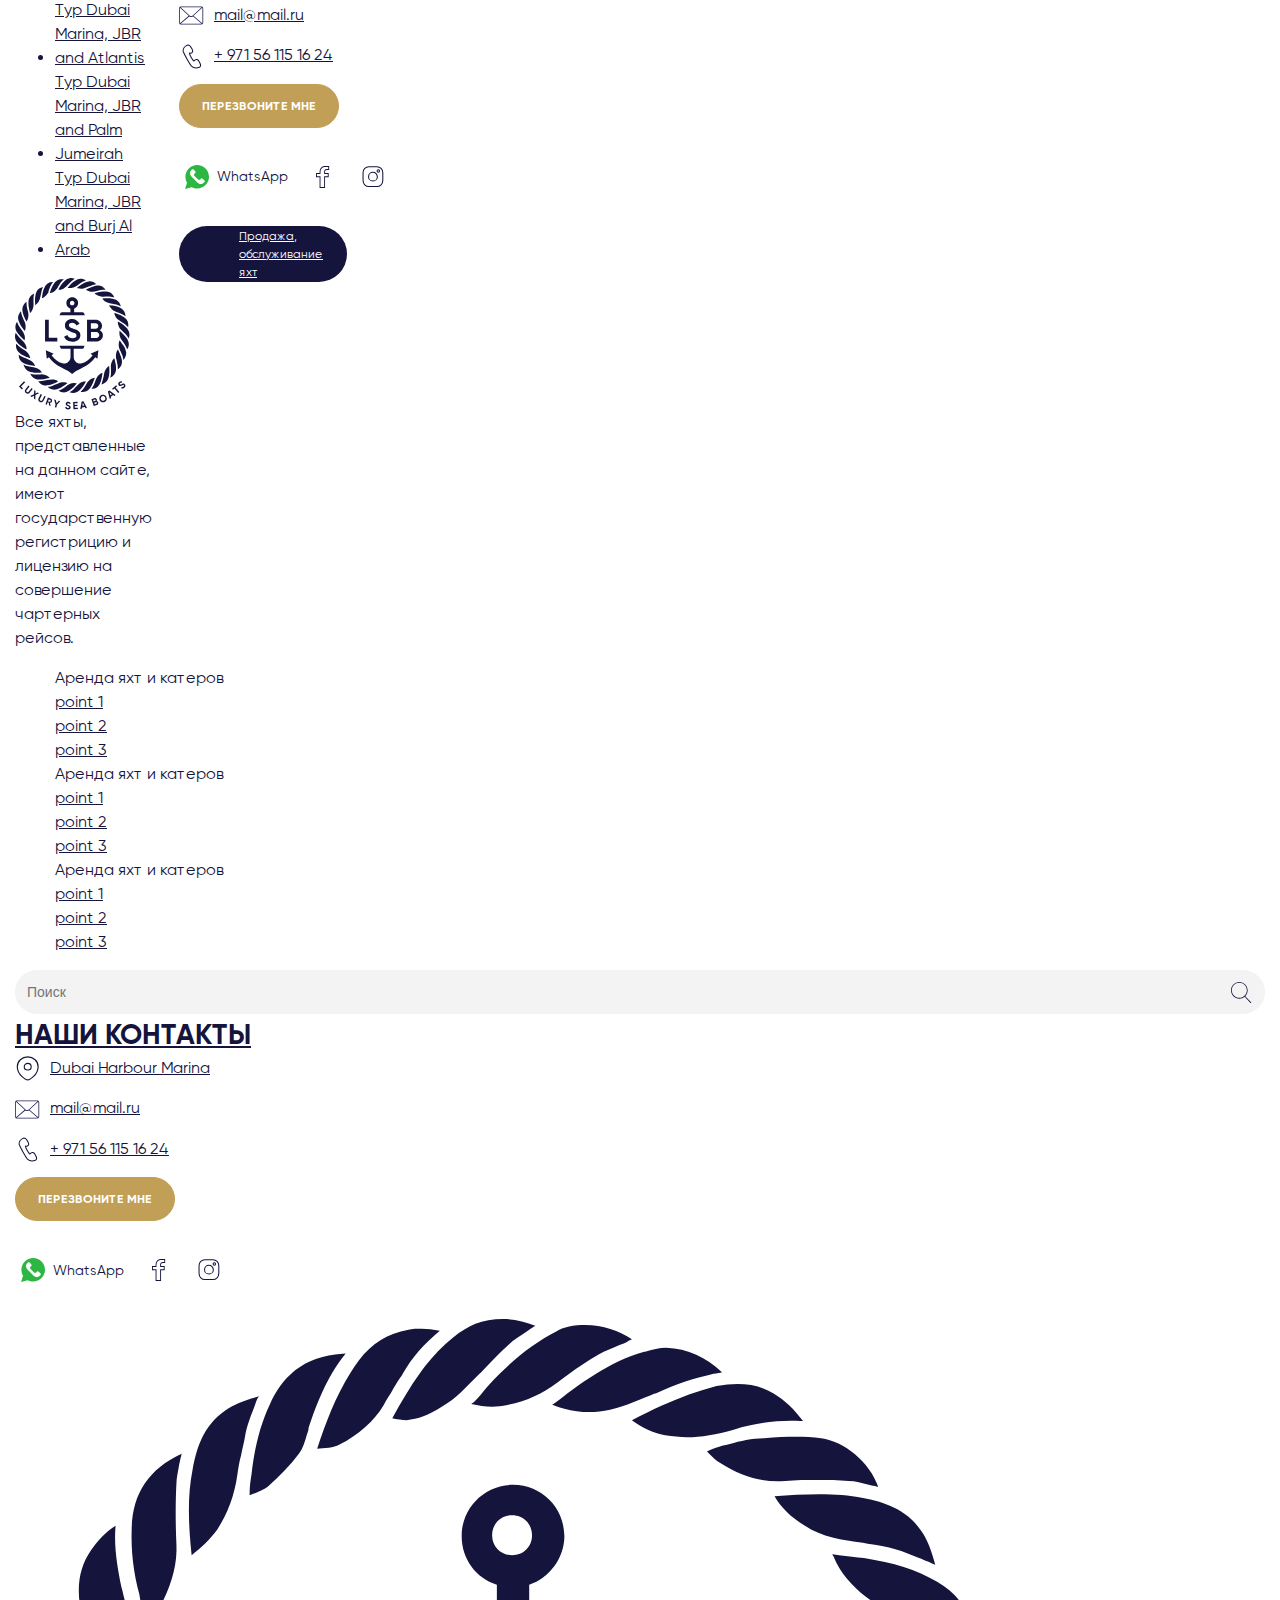
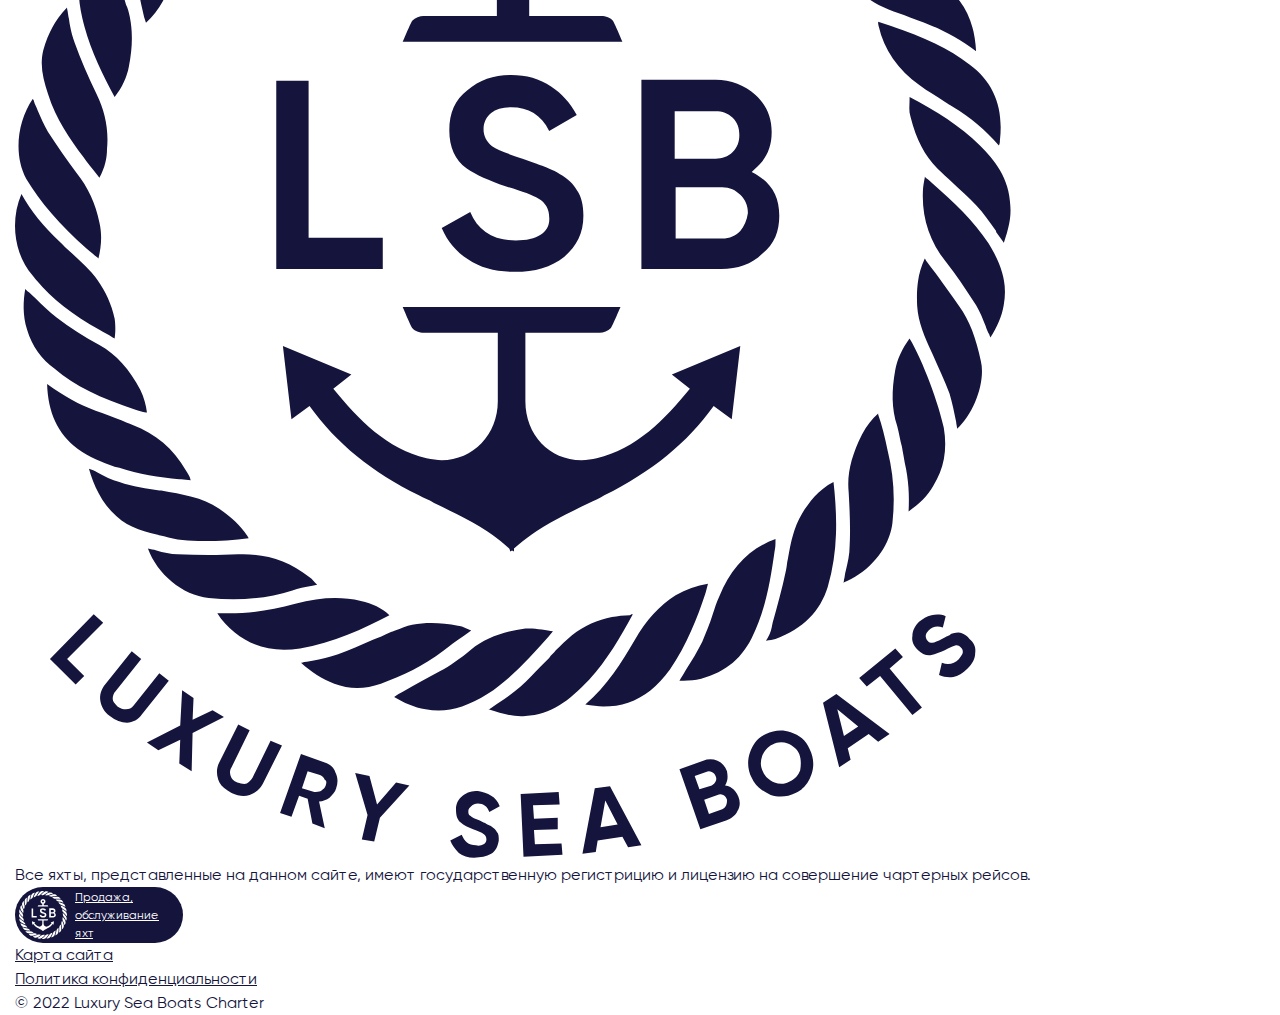
<file: html/pages/favorites/favorites-list.html>
<!DOCTYPE html>
<html>
  <!-- head start-->
  <head>
    <meta charset="UTF-8">
    <meta name="viewport" content="width=device-width, initial-scale=1.0">
    <link href="/css/owl.carousel.css" type="text/css" rel="stylesheet">
    <link href="/css/air-datepicker.css" type="text/css" rel="stylesheet">
    <link href="/css/style.css" type="text/css" rel="stylesheet">
    <script src="/js/sourse/other-js/jquery-3.6.0.min.js" defer></script>
    <script src="/js/sourse/other-js/air-datepicker.js" defer></script>
    <script src="/js/sourse/other-js/jquery.mask.js" defer></script>
    <script src="/js/sourse/other-js/owl.carousel.js" defer></script>
    <script src="/js/sourse/other-js/owl.carousel2.thumbs.js" defer></script>
    <script src="/js/common-dist.js" defer></script>
  </head>
  <!-- head end-->
  <body> 
    <!-- popup-menu start-->
      <div class="popup element-show menu-hamburger" data-element="0">
        <div class="popup-overlay popup-overlay-js"></div>
        <div class="popup-container"> 
          <div class="close-btn close-btn_popup close-js"></div>
          <div class="menu-tablet">
            <nav class="popup-nav">
              <h3> <a href="#">Аренда яхт и катеров</a></h3>
              <ul class="ln">
                <li><a href="#">Катера</a></li>
                <li><a href="#">Яхты стандарт</a></li>
                <li><a href="#">VIP Яхты</a></li>
              </ul>
            </nav>
            <nav class="popup-nav">
              <h3> <a href="#">Морские круизы</a></h3>
              <ul class="ln">
                <li><a href="#">Тур по Дубай Марине</a></li>
                <li><a href="#">Тур Dubai Marina и JBR</a></li>
                <li><a href="#">Тур Dubai Marina, JBR and Atlantis</a></li>
                <li><a href="#">Тур Dubai Marina, JBR and Palm Jumeirah</a></li>
                <li><a href="#">Тур Dubai Marina, JBR and Burj Al Arab</a></li>
                <li><a href="#">Плавательный тур</a></li>
                <li><a href="#">Тур Dubai Water Canal </a></li>
                <li><a href="#">Пятничное путешествие</a></li>
              </ul>
            </nav>
            <nav class="popup-nav">
              <h3> <a href="#">Морские круизы</a></h3>
              <ul class="ln">
                <li><a href="#">Дополнительные услуги</a></li>
                <li><a href="#">Оформление яхты для торжественного события</a></li>
                <li><a href="#">Аренда катера для рыбалки</a></li>
                <li><a href="#">Водные активности</a></li>
                <li><a href="#">Трансфер</a></li>
              </ul>
            </nav>
            <div class="search-main"> 
              <input class="input-search" type="text" placeholder="Поиск">
              <div class="search-ico"></div>
            </div>
            <div class="social-default"><a class="whatsapp-btn" href=""> <i> </i><span>WhatsApp</span></a>
                <div class="social"><a class="social-ico--white" href="#"><img src="/images/social/facebook-blue.svg" alt=""><img class="ico-hover" src="/images/social/facebook-white.svg" alt=""></a><a class="social-ico--white" href="#"><img src="/images/social/instagram-blue.svg" alt=""><img class="ico-hover" src="/images/social/instagram-white.svg" alt=""></a>
                </div>
            </div>
            <div class="popup-lang"> 
              <div class="language-select"><span>RU </span><i></i></div>
            </div>
          </div>
          <div class="menu-mobile">
            <div class="menu-mobile-body">
              <nav class="popup-nav">
                <ul class="ln">
                  <li> <a href="#">Аренда яхт и катеров<i> </i></a></li>
                  <li> <a href="#">МАРШРУТЫ</a></li>
                  <li> <a href="#">wake Dubai</a></li>
                  <li> <a href="#">Дополнительные услуги<i></i></a></li>
                  <li> <a href="#">о компании<i></i></a>
                    <ul> 
                      <li> <a href="#">О нас </a></li>
                      <li> <a href="#">Блог</a></li>
                      <li> <a href="#">О нас </a></li>
                      <li> <a href="#">Блог</a></li>
                    </ul>
                  </li>
                  <li> <a href="#">отзывы</a></li>
                  <li> <a href="#">контакты</a></li>
                </ul>
              </nav>
            </div>
            <div class="search-main"> 
              <input class="input-search" type="text" placeholder="Поиск">
              <div class="search-ico"></div>
            </div>
            <div class="menu-footer">
              <div class="menu-footer-item"> <a class="phone-btn" href="#"> <i></i><span>+ 971 56 115 16 24</span></a></div>
              <div class="menu-footer-item"><a class="btn-header btn btn--yellow element-btn" data-element="1" href="#">Перезвонить мне</a></div>
              <div class="menu-footer-item social-default"><a class="whatsapp-btn" href=""> <i> </i><span>WhatsApp</span></a>
                  <div class="social"><a class="social-ico--white" href="#"><img src="/images/social/facebook-blue.svg" alt=""><img class="ico-hover" src="/images/social/facebook-white.svg" alt=""></a><a class="social-ico--white" href="#"><img src="/images/social/instagram-blue.svg" alt=""><img class="ico-hover" src="/images/social/instagram-white.svg" alt=""></a>
                  </div>
              </div>
              <div class="menu-footer-item"> 
                <div class="popup-lang"> 
                  <div class="language-select"><span>RU </span><i></i></div>
                </div>
              </div>
            </div>
          </div>
        </div>
      </div>
      <div class="popup element-show" data-element="1">
        <div class="popup-overlay popup-overlay-js"></div>
        <div class="popup-container"> 
          <div class="close-btn close-btn_popup close-js"></div> 
          <div class="form-default">
            <h3>ПОЛУЧИТЬ КОНСУЛЬТАЦИЮ</h3>
            <div class="popup-hint">Оставьте заявку, и мы свяжемся с вами в ближайшее время</div>
            <div class="form">
              <div class="input-box-phone input-box">
                <div class="country-select"><span class="country-select-box"> 
                    <div class="rus-flag"> </div><em> +7</em><i></i></span>
                  <ul class="ln">
                    <li class="rus-select">
                      <div class="rus-flag"> </div><em>+7</em>
                    </li>
                    <li class="oae-select">
                      <div class="oae-flag"> </div><em>+971</em>
                    </li>
                  </ul>
                </div>
                <input class="input-decorate phone-mask-choise" type="text" id="phone" onkeypress="return event.charCode &gt;= 48 &amp;&amp; event.charCode &lt;= 57">
                <label class="label-animate" for="phone">номер телефона*</label>
              </div>
              <div class="checkbox agreement">
                <label>Согласен (на) на обработку <a href="#">персональных данных </a>
                  <input type="checkbox" checked><span></span>
                </label>
              </div>
                <div class="form-btn-container col-12">
                  <input class="btn btn--yellow" type="submit" value="отправить">
                </div>
            </div>
          </div>
        </div>
      </div>
    <!-- popup-menu end-->
    <!-- header start-->
    <header>
      <div class="main-grid line-header">
        <div class="col-xs-4 call-mobile-container vertical-align">
          <div class="call-mobile-btn"></div>
        </div>
        <div class="col-2 col-xs-4 logo-container"><a class="logo" href="#"> <img src="/images/logo.svg" alt=""></a></div>
        <div class="col-10 col-xs-4 line-top-container vertical-align">
          <div class="search-main"> 
            <input class="input-search input-search-ajax" type="text" placeholder="Поиск">
            <div class="search-ico"></div>
            <div class="search-popup"></div>
          </div>
          <div><a class="whatsapp-btn" href=""> <i> </i><span>WhatsApp</span></a></div>
          <div><a class="phone-btn" href="#"> <i></i><span>+ 971 56 115 16 24</span></a></div>
          <div><a class="btn-header btn btn--yellow element-btn" data-element="1" href="#">Перезвонить мне</a></div>
          <div><a class="liked-btn" href="#"><span>10</span></a></div>
            <div class="social"><a class="social-ico--white" href="#"><img src="/images/social/facebook-blue.svg" alt=""><img class="ico-hover" src="/images/social/facebook-white.svg" alt=""></a><a class="social-ico--white" href="#"><img src="/images/social/instagram-blue.svg" alt=""><img class="ico-hover" src="/images/social/instagram-white.svg" alt=""></a>
            </div>
          <div class="hamburger-btn"></div>
          <div class="language-select"><span>RU </span><i></i></div>
          <div class="border-header"></div>
        </div>
      </div>
      <div class="main-grid line-header line-header-nav">
        <div class="col-2"></div>
        <div class="vertical-align col-10">
          <nav class="nav-header">
            <ul class="ln">
              <li> <a href="#">Аренда яхт и катеров<i> </i></a></li>
              <li> <a href="#">МАРШРУТЫ</a></li>
              <li> <a href="#">wake Dubai</a></li>
              <li> <a href="#">Дополнительные услуги<i></i></a></li>
              <li> <a href="#">о компании<i></i></a>
                <ul> 
                  <li> <a href="#">О нас </a></li>
                  <li> <a href="#">Блог</a></li>
                  <li> <a href="#">О нас </a></li>
                  <li> <a href="#">Блог</a></li>
                </ul>
              </li>
              <li> <a href="#">отзывы</a></li>
              <li> <a href="#">контакты</a></li>
            </ul>
          </nav>
        </div>
      </div>
    </header>
    <!-- header end-->
  </body>
</html>
<!-- header end-->
<div class="stub"></div>
  <div class="main-full">
    <div class="breadcrumbs"><a href="#">Главная</a><em>/</em><span>Избранное</span></div>
  </div>
  <div class="content">
    <div class="main-full">
      <h1>Избранное</h1>
    </div>
    <div class="main-full btn-container-favorites"><a class="btn btn--blue-border" href="#">Очиситить поиск </a></div>
    <div class="main-grid main-grid-indent">
      <div class="col-12">
        <div class="catalog-sorting-container">
          <div class="catalog-total-ifno">Всего яхт: 6</div>
          <div class="catalog-sort"><b>Сортировать по:</b>
            <div class="sort-select-container">
                <select class="style-select" data-text="год постройки: по уменьшению" data-class="sort-select">
                  <option>селект 1</option>
                  <option>селект 2</option>
                  <option>селект 3</option>
                  <option>селект 4</option>
                  <option>селект 5</option>
                </select>
            </div>
          </div>
          <div class="catalog-view"> 
            <div class="listing-tile-btn active"></div>
            <div class="listing-list-btn"></div>
          </div>
        </div>
        <div class="catalog-main">
            <div class="yachts-item-grid">
              <div class="col-3">
                <div class="yachts-item-img">
                  <div class="yachts-item-img-owl owl-carousel">
                    <div class="yachts-img img-cover"><img src="/images/main-bg.jpg" alt=""></div>
                    <div class="yachts-img img-cover"><img src="/images/main-bg.jpg" alt=""></div>
                    <div class="yachts-img img-cover"><img src="/images/main-bg.jpg" alt=""></div>
                  </div>
                  <div class="yachts-logo"> <span>Full refit 2022</span></div>
                  <div class="yachts-item-liked"> </div>
                </div>
              </div>
              <div class="col-6">
                <div class="yachts-item-info"> 
                  <h3><a href="#">Аренда Azimut 62 Lucky Star</a></h3>
                  <div class="yachts-item-middle">
                    <ul class="ln yachts-item-description">
                      <li><b>Назначение:</b>
                        <div>Круизы по Дубаю, вечеринки, рекреационная деятельность</div>
                      </li>
                      <li><b>Вервь:</b>
                        <div>Azimut, Италия</div>
                      </li>
                    </ul>
                    <div class="yachts-item-middle-delimetr"></div>
                    <div class="yachts-item-adv">
                      <div class="yachts-adv-icons"> 
                        <div class="yachts-adv-icon yachts-adv-icon-1"></div><span>
                           18,9 м.(62 ft.)</span>
                      </div>
                      <div class="yachts-adv-icons"> 
                        <div class="yachts-adv-icon yachts-adv-icon-2"></div><span>
                           29 гостей </span>
                      </div>
                      <div class="yachts-adv-icons"> 
                        <div class="yachts-adv-icon yachts-adv-icon-3"></div><span>
                           3 человека</span>
                      </div>
                      <div class="yachts-adv-icons"> 
                        <div class="yachts-adv-icon yachts-adv-icon-4"></div><span>
                           3 каюты</span>
                      </div>
                    </div>
                  </div>
                  <div class="yachts-item-bottom">
                    <div class="yachts-item-price">850 AED/час</div>
                    <div class="btn-yachts-container"><a class="btn btn--blue" href="#">Забронировать</a><a class="btn btn--blue-border" href="#">Подробнее</a></div>
                  </div>
                </div>
                <div class="delete-btn"></div>
              </div>
            </div>
        </div>
      </div>
    </div>
  </div>
<section class="feedback-home">
  <div class="main-grid">
    <div class="col-5 col-md-12">
      <h2>бесплатная консультация по подбору яхты</h2>
      <div class="feedback-text">Свяжитесь с нами по телефону <a href="#">+971 56 115 16 24</a>, <a href="#">WhatsApp</a> или заполните эту контактную форму, и мы свяжемся с Вами в ближайшее время</div>
    </div>
    <div class="col-7 col-md-12 form-default">
      <div class="main-grid">
        <div class="input-box col-12">
          <input class="input-decorate phone-flag" type="text" id="phone-flag" autocomplete="off">
          <label class="label-animate" for="phone-flag">Ваше телефон</label>
        </div>
        <div class="input-box col-6 col-xs-12">
          <input class="input-decorate" type="text" id="name" autocomplete="off">
          <label class="label-animate" for="name">Ваше имя</label>
        </div>
        <div class="input-box-phone input-box col-6 col-xs-12">
          <div class="country-select"><span class="country-select-box"> 
              <div class="rus-flag"> </div><em> +7</em><i></i></span>
            <ul class="ln">
              <li class="rus-select">
                <div class="rus-flag"> </div><em>+7</em>
              </li>
              <li class="oae-select">
                <div class="oae-flag"> </div><em>+971</em>
              </li>
            </ul>
          </div>
          <input class="input-decorate phone-mask-choise" type="text" id="phone" onkeypress="return event.charCode &gt;= 48 &amp;&amp; event.charCode &lt;= 57">
          <label class="label-animate" for="phone">номер телефона*</label>
        </div>
        <div class="input-box col-12">
          <textarea class="input-decorate check-mail" autocomplete="off"></textarea>
          <label class="label-animate">Ваше сообщение</label>
        </div>
        <div class="checkbox agreement col-12">
          <label>Согласен (на) на обработку <a href="#">персональных данных </a>
            <input type="checkbox" checked><span></span>
          </label>
        </div>
          <div class="form-btn-container col-12">
            <input class="btn btn--yellow" type="submit" value="отправить сообщение">
          </div>
      </div>
    </div>
  </div>
</section>
<!-- footer start  -->
<footer class="footer-lg">
  <div class="main-grid">
    <div class="col-3 logo-container"><a class="logo" href="./index.html"><img src="/images/logo-footer.svg"></a>
      <div class="search-main"> 
        <input class="input-search" type="text" placeholder="Поиск">
        <div class="search-ico"></div>
      </div>
      <div class="logo-text">Все яхты, представленные на данном сайте, имеют государственную регистрицию и лицензию на совершение чартерных рейсов.</div>
      <ul class="footer-links ln">
        <li><a href="#">Карта сайта</a></li>
        <li><a href="#">Политика конфиденциальности</a></li>
        <li>© 2022 Luxury Sea Boats Charter </li>
      </ul>
    </div>
    <div class="col-3 nav-1-container">
      <div class="nav">
        <h3> <a href="#">Аренда яхт и катеров</a></h3>
        <ul>
          <li> <a href="#"> Катера</a></li>
          <li> <a href="#"> Яхты стандарт</a></li>
          <li> <a href="#"> VIP Яхты </a></li>
        </ul>
      </div>
      <div class="nav">
        <h3> <a href="#">Морские круизы</a></h3>
        <ul>
          <li> <a href="#"> Тур по Дубай Марине</a></li>
          <li> <a href="#"> Тур Dubai Marina и JBR</a></li>
          <li> <a href="#"> Тур Dubai Marina, JBR and Atlantis</a></li>
          <li> <a href="#"> Тур Dubai Marina, JBR and Palm Jumeirah</a></li>
          <li> <a href="#"> Тур Dubai Marina, JBR and Burj Al Arab</a></li>
          <li> <a href="#"> Пятничное путешествие</a></li>
        </ul>
      </div>
    </div>
    <div class="col-3 nav-2-container">
      <div class="nav">
        <h3> <a href="#">Дополнительные услуги</a></h3>
        <ul>
          <li><a href="#">Кайтеринг на яхте</a></li>
          <li><a href="#">Оформление яхты для торжественного события</a></li>
          <li><a href="#">Аренда катера для рыбалки</a></li>
          <li><a href="#">Водные активности</a></li>
          <li><a href="#">Трансфер</a></li>
        </ul>
      </div>
      <div class="nav nav-second">
        <ul>
          <li> <a href="#"> wake Dubai</a></li>
          <li> <a href="#"> Блог</a></li>
          <li> <a href="#"> о компании</a></li>
          <li> <a href="#"> Отзывы</a></li>
          <li> <a href="#"> контакты</a></li>
        </ul>
      </div>
    </div>
    <div class="col-3 feedback">
      <h3> <a href="#">Наши Контакты</a></h3>
      <div class="feedback-footer-marker feedback-footer-item"><a href="#"> <i></i><span>Dubai Harbour Marina</span></a></div>
      <div class="feedback-footer-mail feedback-footer-item"><a href="#"><i></i><span>mail@mail.ru</span></a></div>
      <div class="feedback-footer-phone feedback-footer-item"><a href="#"> <i></i><span>+ 971 56 115 16 24</span></a></div>
      <div class="btn-container"> <a class="btn btn--yellow btn-element element-btn" href="#" data-element="1"><span>перезвоните мне</span><i></i></a></div>
      <div class="social-default"><a class="whatsapp-btn" href=""> <i> </i><span>WhatsApp</span></a>
          <div class="social"><a class="social-ico--white" href="#"><img src="/images/social/facebook-blue.svg" alt=""><img class="ico-hover" src="/images/social/facebook-white.svg" alt=""></a><a class="social-ico--white" href="#"><img src="/images/social/instagram-blue.svg" alt=""><img class="ico-hover" src="/images/social/instagram-white.svg" alt=""></a>
          </div>
      </div><a class="btn-new-site" href="#">	<i></i><span>Продажа, обслуживание яхт</span></a>
    </div>
  </div>
</footer>
<footer class="footer-md">
  <div class="main-grid">
    <div class="col-md-4 logo-container"><a class="logo" href="./index.html"><img src="/images/logo-footer.svg"></a>
      <div class="search-main"> 
        <input class="input-search" type="text" placeholder="Поиск">
        <div class="search-ico"></div>
      </div>
      <div class="logo-text">Все яхты, представленные на данном сайте, имеют государственную регистрицию и лицензию на совершение чартерных рейсов.</div>
      <ul class="footer-links ln">
        <li><a href="#">Карта сайта</a></li>
        <li><a href="#">Политика конфиденциальности</a></li>
        <li>© 2022 Luxury Sea Boats Charter </li>
      </ul>
    </div>
    <div class="col-md-4 nav-1-container">
      <div class="nav">
        <h3> <a href="#">Аренда яхт и катеров</a></h3>
        <ul>
          <li> <a href="#"> Катера</a></li>
          <li> <a href="#"> Ренгенология</a></li>
          <li> <a href="#"> Яхты стандарт</a></li>
          <li> <a href="#"> VIP Яхты </a></li>
        </ul>
      </div>
      <div class="nav">
        <h3> <a href="#">Морские круизы</a></h3>
        <ul>
          <li> <a href="#"> Тур по Дубай Марине</a></li>
          <li> <a href="#"> Тур Dubai Marina и JBR</a></li>
          <li> <a href="#"> Тур Dubai Marina, JBR and Atlantis</a></li>
          <li> <a href="#"> Тур Dubai Marina, JBR and Palm Jumeirah</a></li>
          <li> <a href="#"> Тур Dubai Marina, JBR and Burj Al Arab</a></li>
        </ul>
      </div>
      <div class="nav">
        <h3> <a href="#">Дополнительные услуги</a></h3>
        <ul>
          <li><a href="#">Кайтеринг на яхте</a></li>
          <li><a href="#">Оформление яхты для торжественного события</a></li>
          <li><a href="#">Аренда катера для рыбалки</a></li>
          <li><a href="#">Водные активности</a></li>
          <li><a href="#">Трансфер</a></li>
        </ul>
      </div>
    </div>
    <div class="col-md-3 nav-2-container">
      <div class="nav nav-second">
        <ul>
          <li> <a href="#"> wake Dubai</a></li>
          <li> <a href="#"> Блог</a></li>
          <li> <a href="#"> о компании</a></li>
          <li> <a href="#"> Отзывы</a></li>
          <li> <a href="#"> контакты</a></li>
        </ul>
      </div>
      <div class="feedback">
        <h3> <a href="#">Наши Контакты</a></h3>
        <div class="feedback-footer-marker feedback-footer-item"><a href="#"> <i></i><span>Dubai Harbour Marina</span></a></div>
        <div class="feedback-footer-mail feedback-footer-item"><a href="#"><i></i><span>mail@mail.ru</span></a></div>
        <div class="feedback-footer-phone feedback-footer-item"><a href="#"> <i></i><span>+ 971 56 115 16 24</span></a></div>
        <div class="btn-container"> <a class="btn btn--yellow btn-element element-btn" href="#" data-element="1"><span>перезвоните мне</span><i></i></a></div>
        <div class="social-default"><a class="whatsapp-btn" href=""> <i> </i><span>WhatsApp</span></a>
            <div class="social"><a class="social-ico--white" href="#"><img src="/images/social/facebook-blue.svg" alt=""><img class="ico-hover" src="/images/social/facebook-white.svg" alt=""></a><a class="social-ico--white" href="#"><img src="/images/social/instagram-blue.svg" alt=""><img class="ico-hover" src="/images/social/instagram-white.svg" alt=""></a>
            </div>
        </div><a class="btn-new-site" href="#">	<span>Продажа, обслуживание яхт</span></a>
      </div>
    </div>
  </div>
</footer>
<footer class="footer-sm">
  <div class="main-grid">
    <div class="col-sm-6 nav-1-container">
      <div class="nav">
        <h3> <a href="#">Аренда яхт и катеров</a></h3>
        <ul>
          <li> <a href="#"> Катера</a></li>
          <li> <a href="#"> Ренгенология</a></li>
          <li> <a href="#"> Яхты стандарт</a></li>
          <li> <a href="#"> VIP Яхты </a></li>
        </ul>
      </div>
      <div class="nav">
        <h3> <a href="#">Морские круизы</a></h3>
        <ul>
          <li> <a href="#"> Тур по Дубай Марине</a></li>
          <li> <a href="#"> Тур Dubai Marina и JBR</a></li>
          <li> <a href="#"> Тур Dubai Marina, JBR and Atlantis</a></li>
          <li> <a href="#"> Тур Dubai Marina, JBR and Palm Jumeirah</a></li>
          <li> <a href="#"> Тур Dubai Marina, JBR and Burj Al Arab</a></li>
        </ul>
      </div><a class="logo" href="./index.html"><img src="/images/logo-footer.svg"></a>
      <div class="logo-text">Все яхты, представленные на данном сайте, имеют государственную регистрицию и лицензию на совершение чартерных рейсов.</div>
    </div>
    <div class="col-sm-6">
      <div class="nav">
        <h3> <a href="#">Дополнительные услуги</a></h3>
        <ul>
          <li><a href="#">Кайтеринг на яхте</a></li>
          <li><a href="#">Оформление яхты для торжественного события</a></li>
          <li><a href="#">Аренда катера для рыбалки</a></li>
          <li><a href="#">Водные активности</a></li>
          <li><a href="#">Трансфер</a></li>
        </ul>
      </div>
      <div class="nav nav-second">
        <ul>
          <li> <a href="#"> wake Dubai</a></li>
          <li> <a href="#"> Блог</a></li>
          <li> <a href="#"> о компании</a></li>
          <li> <a href="#"> Отзывы</a></li>
          <li> <a href="#"> контакты</a></li>
        </ul>
      </div>
      <div class="feedback">
        <h3> <a href="#">Наши Контакты</a></h3>
        <div class="feedback-footer-marker feedback-footer-item"><a href="#"> <i></i><span>Dubai Harbour Marina</span></a></div>
        <div class="feedback-footer-mail feedback-footer-item"><a href="#"><i></i><span>mail@mail.ru</span></a></div>
        <div class="feedback-footer-phone feedback-footer-item"><a href="#"> <i></i><span>+ 971 56 115 16 24</span></a></div>
        <div class="btn-container"> <a class="btn btn--yellow btn-element element-btn" href="#" data-element="1"><span>перезвоните мне</span><i></i></a></div>
        <div class="social-default"><a class="whatsapp-btn" href=""> <i> </i><span>WhatsApp</span></a>
            <div class="social"><a class="social-ico--white" href="#"><img src="/images/social/facebook-blue.svg" alt=""><img class="ico-hover" src="/images/social/facebook-white.svg" alt=""></a><a class="social-ico--white" href="#"><img src="/images/social/instagram-blue.svg" alt=""><img class="ico-hover" src="/images/social/instagram-white.svg" alt=""></a>
            </div>
        </div><a class="btn-new-site" href="#">	<span>Продажа, обслуживание яхт</span></a>
      </div>
    </div>
    <div class="col-sm-12">
      <div class="search-main"> 
        <input class="input-search" type="text" placeholder="Поиск">
        <div class="search-ico"></div>
      </div>
    </div>
    <div class="col-sm-12">
      <ul class="footer-links ln">
        <li><a href="#">Карта сайта</a></li>
        <li><a href="#">Политика конфиденциальности</a></li>
        <li>© 2022 Luxury Sea Boats Charter </li>
      </ul>
    </div>
  </div>
</footer>
<footer class="footer-xs">
  <div class="main-full">
    <ul class="footer-hidden-nav"> 
      <li class="ln"><span>Аренда яхт и катеров</span><i></i>
        <ul class="ln">
          <li> <a href="#">point 1 </a></li>
          <li> <a href="#">point 2</a></li>
          <li> <a href="#">point 3 </a></li>
        </ul>
      </li>
      <li class="ln"><span>Аренда яхт и катеров</span><i></i>
        <ul class="ln">
          <li> <a href="#">point 1 </a></li>
          <li> <a href="#">point 2</a></li>
          <li> <a href="#">point 3 </a></li>
        </ul>
      </li>
      <li class="ln"><span>Аренда яхт и катеров</span><i></i>
        <ul class="ln">
          <li> <a href="#">point 1 </a></li>
          <li> <a href="#">point 2</a></li>
          <li> <a href="#">point 3 </a></li>
        </ul>
      </li>
    </ul>
    <div class="search-main"> 
      <input class="input-search" type="text" placeholder="Поиск">
      <div class="search-ico"></div>
    </div>
    <div class="feedback">
      <h3> <a href="#">Наши Контакты</a></h3>
      <div class="feedback-footer-marker feedback-footer-item"><a href="#"> <i></i><span>Dubai Harbour Marina</span></a></div>
      <div class="feedback-footer-mail feedback-footer-item"><a href="#"><i></i><span>mail@mail.ru</span></a></div>
      <div class="feedback-footer-phone feedback-footer-item"><a href="#"> <i></i><span>+ 971 56 115 16 24</span></a></div>
      <div class="btn-container"> <a class="btn btn--yellow btn-element element-btn" href="#" data-element="1"><span>перезвоните мне</span><i></i></a></div>
      <div class="social-default"><a class="whatsapp-btn" href=""> <i> </i><span>WhatsApp</span></a>
          <div class="social"><a class="social-ico--white" href="#"><img src="/images/social/facebook-blue.svg" alt=""><img class="ico-hover" src="/images/social/facebook-white.svg" alt=""></a><a class="social-ico--white" href="#"><img src="/images/social/instagram-blue.svg" alt=""><img class="ico-hover" src="/images/social/instagram-white.svg" alt=""></a>
          </div>
      </div>
    </div>
    <div class="nav-1-container"><a class="logo" href="./index.html"><img src="/images/logo-footer.svg"></a></div>
    <div class="logo-text">Все яхты, представленные на данном сайте, имеют государственную регистрицию и лицензию на совершение чартерных рейсов.</div><a class="btn-new-site" href="#"><i></i><span>Продажа, обслуживание яхт</span></a>
    <ul class="footer-links ln">
      <li><a href="#">Карта сайта</a></li>
      <li><a href="#">Политика конфиденциальности</a></li>
      <li>© 2022 Luxury Sea Boats Charter </li>
    </ul>
  </div>
</footer>
<!-- footer end  -->
</file>
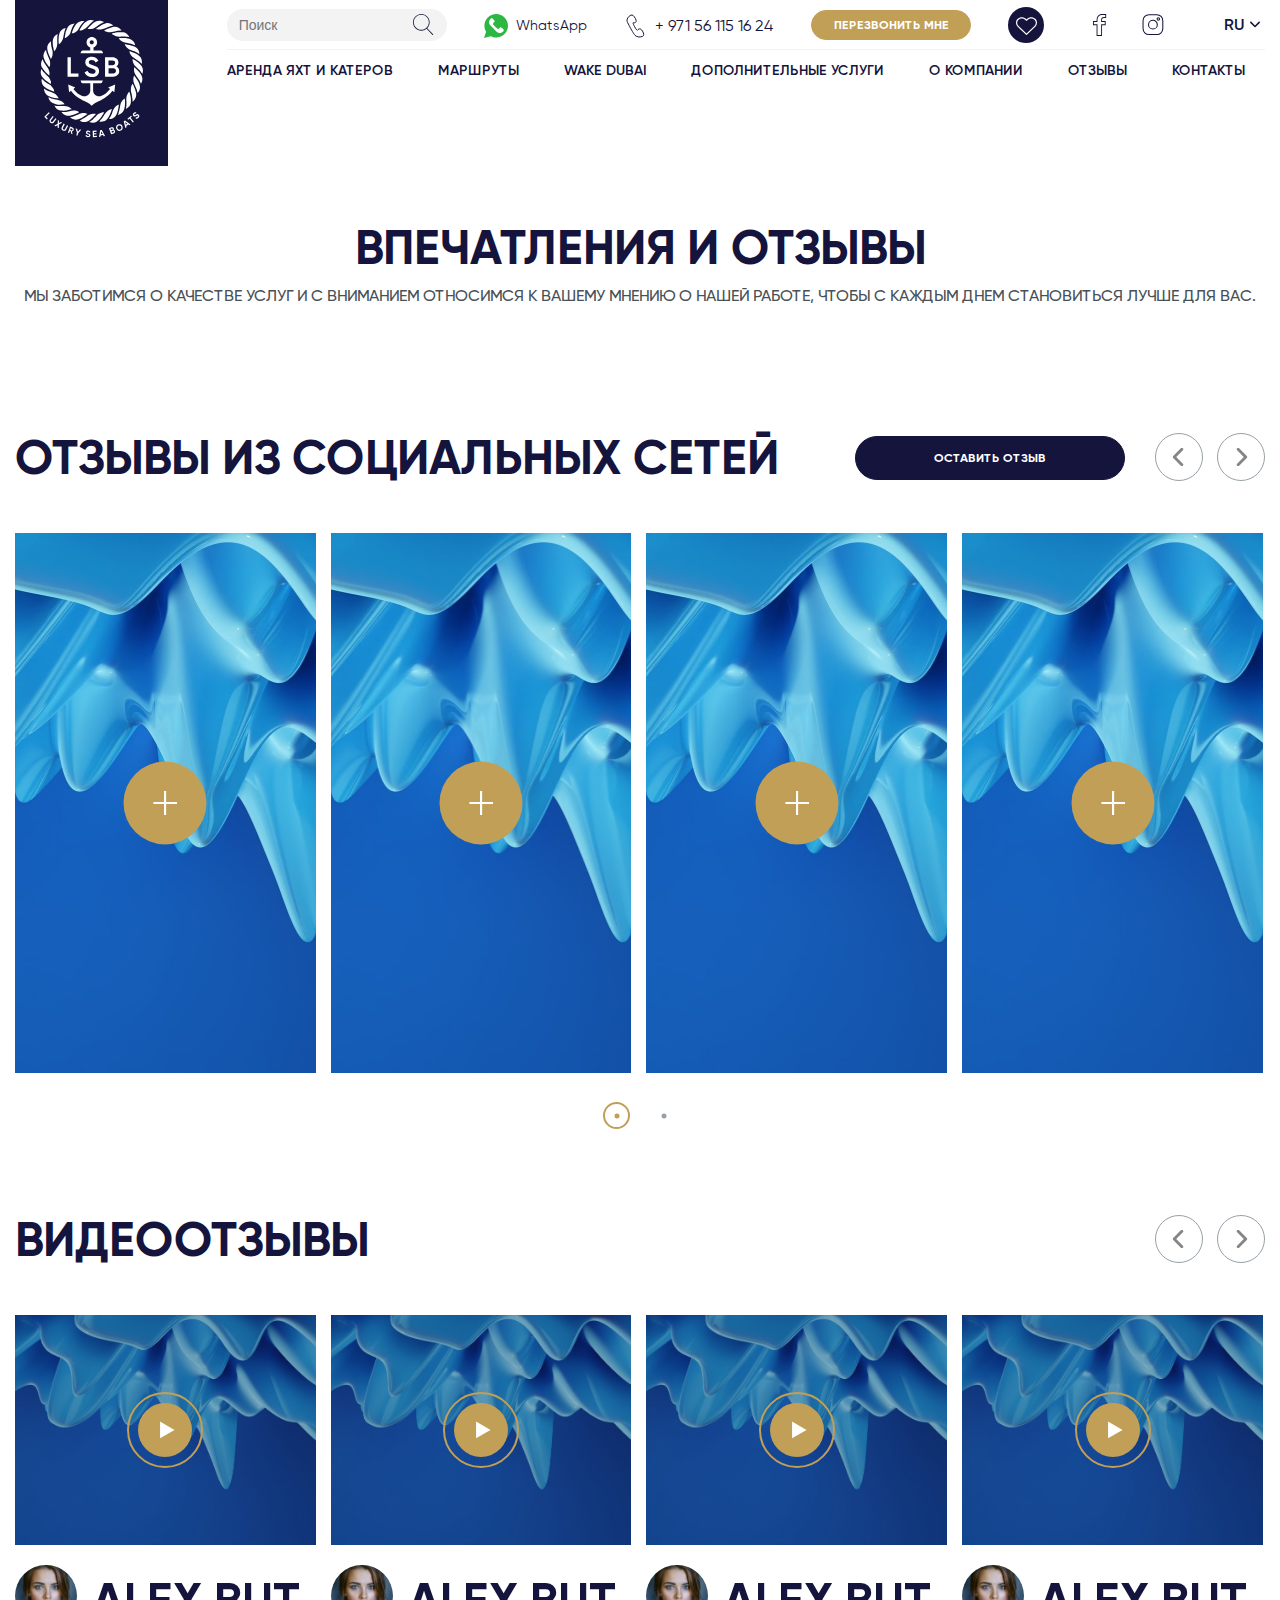
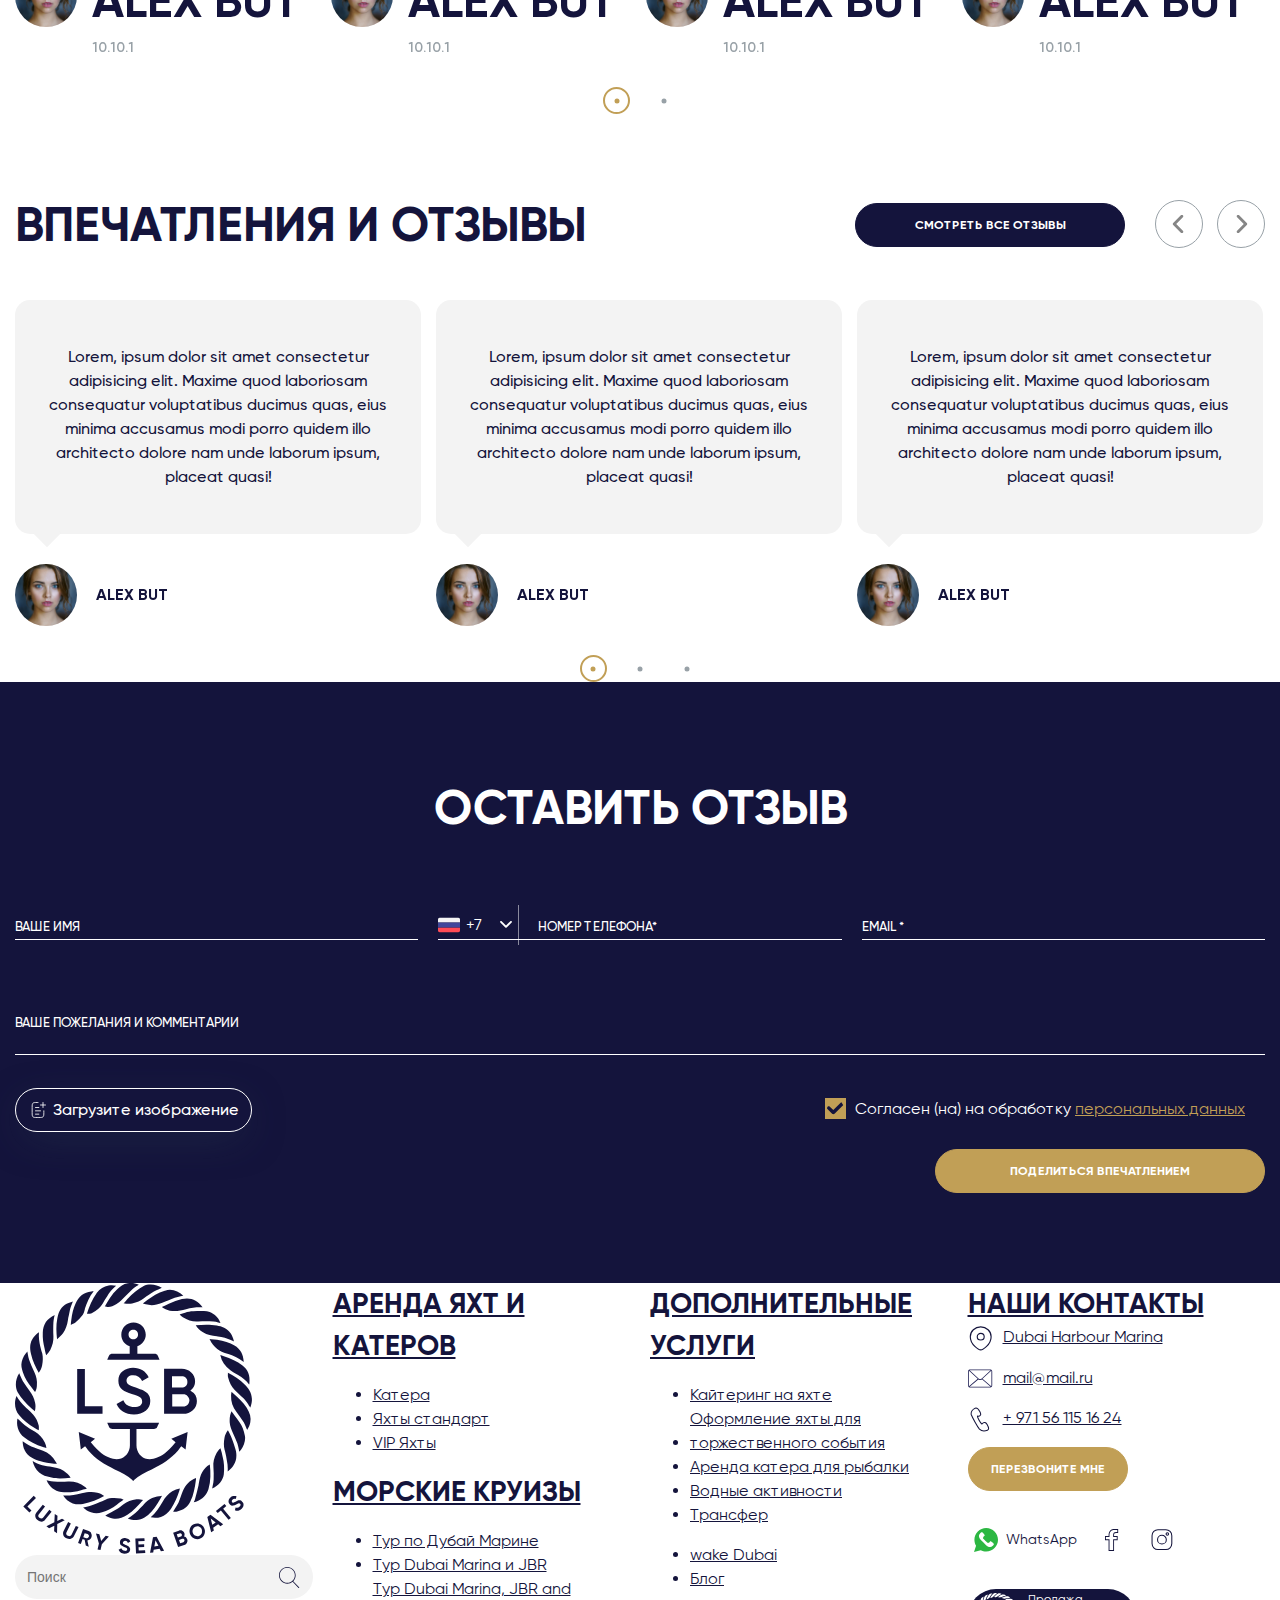
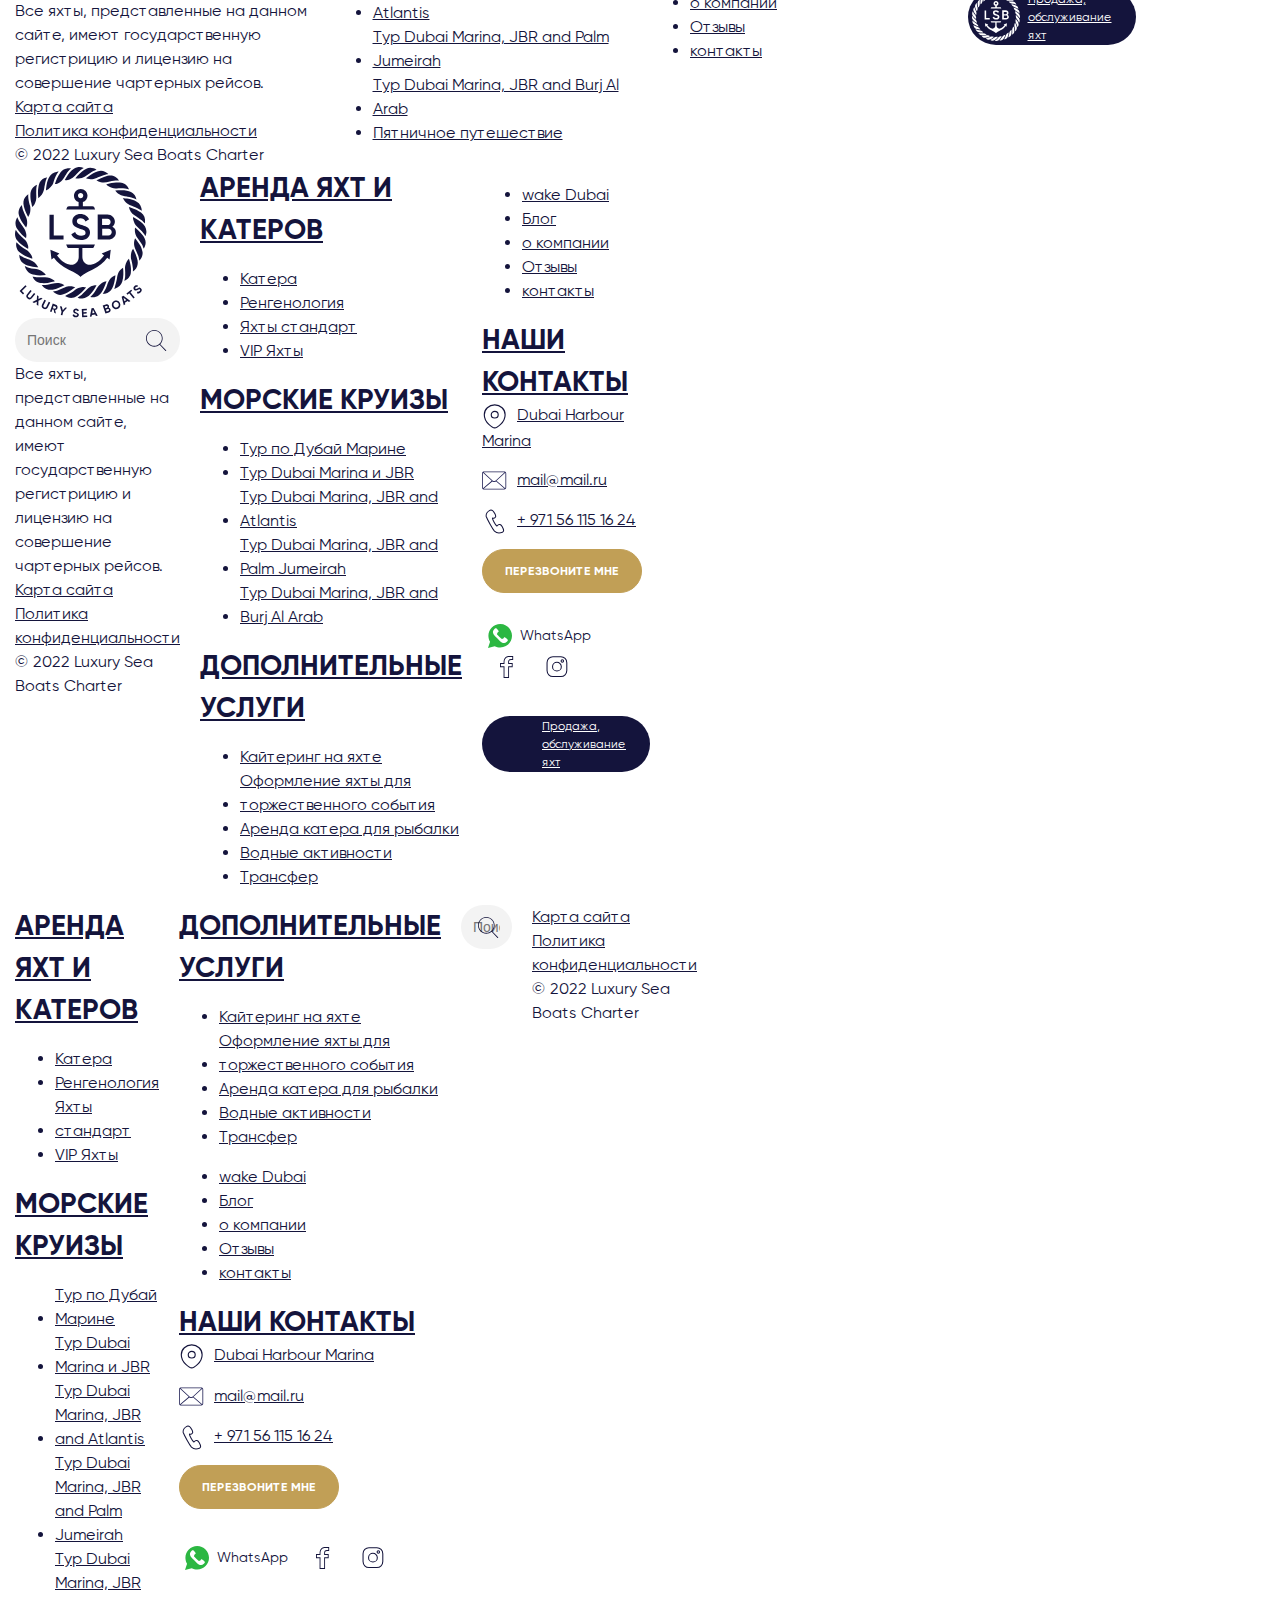
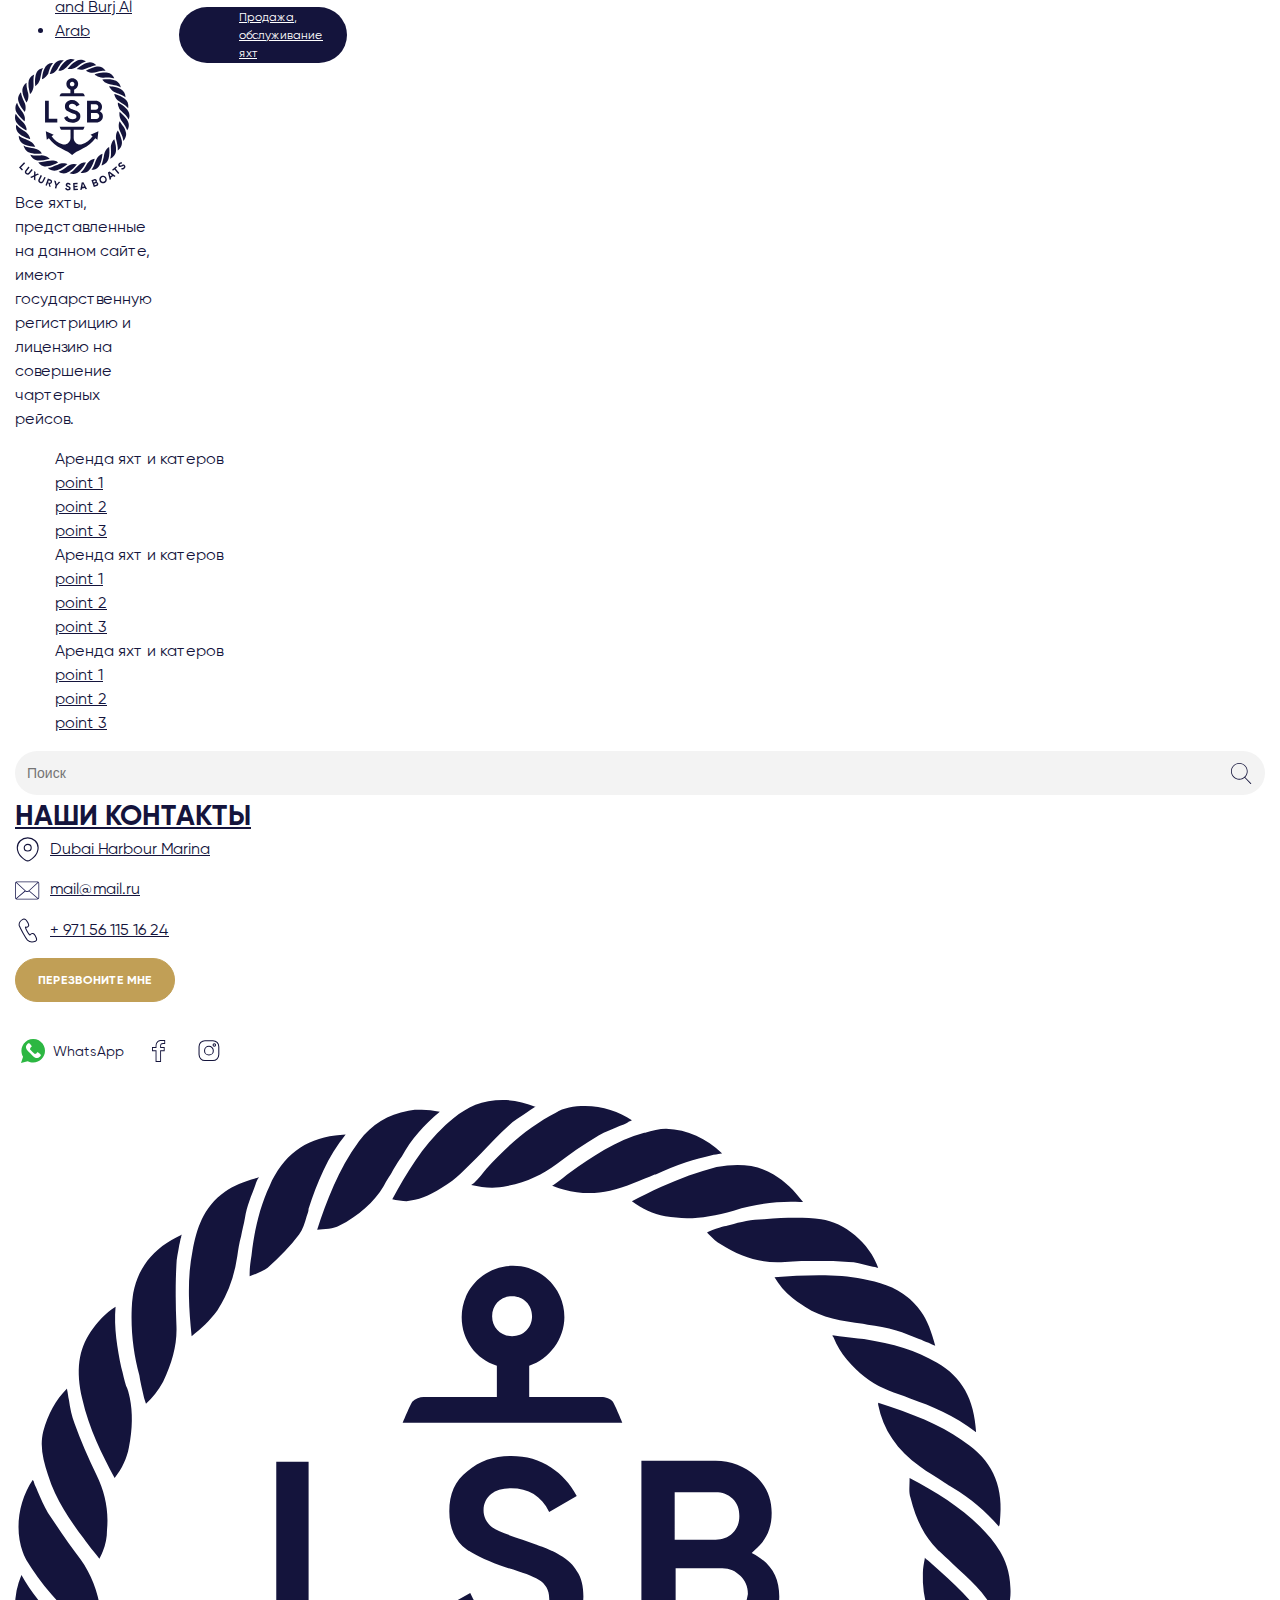
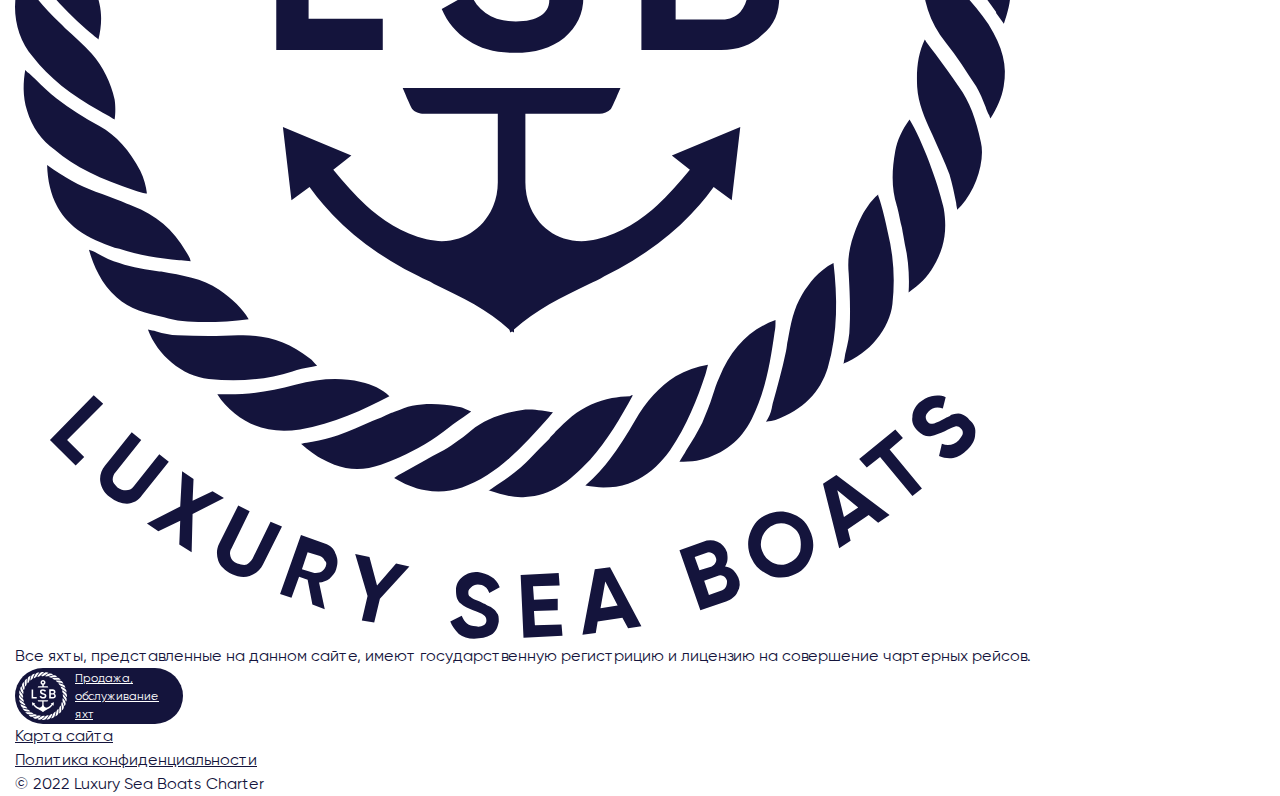
<file: html/pages/reviews/reviews.html>
<!DOCTYPE html>
<html>
  <!-- head start-->
  <head>
    <meta charset="UTF-8">
    <meta name="viewport" content="width=device-width, initial-scale=1.0">
    <link href="/css/owl.carousel.css" type="text/css" rel="stylesheet">
    <link href="/css/air-datepicker.css" type="text/css" rel="stylesheet">
    <link href="/css/style.css" type="text/css" rel="stylesheet">
    <script src="/js/sourse/other-js/jquery-3.6.0.min.js" defer></script>
    <script src="/js/sourse/other-js/air-datepicker.js" defer></script>
    <script src="/js/sourse/other-js/jquery.mask.js" defer></script>
    <script src="/js/sourse/other-js/owl.carousel.js" defer></script>
    <script src="/js/sourse/other-js/owl.carousel2.thumbs.js" defer></script>
    <script src="/js/common-dist.js" defer></script>
  </head>
  <!-- head end-->
  <body> 
    <!-- popup-menu start-->
      <div class="popup element-show menu-hamburger" data-element="0">
        <div class="popup-overlay popup-overlay-js"></div>
        <div class="popup-container"> 
          <div class="close-btn close-btn_popup close-js"></div>
          <div class="menu-tablet">
            <nav class="popup-nav">
              <h3> <a href="#">Аренда яхт и катеров</a></h3>
              <ul class="ln">
                <li><a href="#">Катера</a></li>
                <li><a href="#">Яхты стандарт</a></li>
                <li><a href="#">VIP Яхты</a></li>
              </ul>
            </nav>
            <nav class="popup-nav">
              <h3> <a href="#">Морские круизы</a></h3>
              <ul class="ln">
                <li><a href="#">Тур по Дубай Марине</a></li>
                <li><a href="#">Тур Dubai Marina и JBR</a></li>
                <li><a href="#">Тур Dubai Marina, JBR and Atlantis</a></li>
                <li><a href="#">Тур Dubai Marina, JBR and Palm Jumeirah</a></li>
                <li><a href="#">Тур Dubai Marina, JBR and Burj Al Arab</a></li>
                <li><a href="#">Плавательный тур</a></li>
                <li><a href="#">Тур Dubai Water Canal </a></li>
                <li><a href="#">Пятничное путешествие</a></li>
              </ul>
            </nav>
            <nav class="popup-nav">
              <h3> <a href="#">Морские круизы</a></h3>
              <ul class="ln">
                <li><a href="#">Дополнительные услуги</a></li>
                <li><a href="#">Оформление яхты для торжественного события</a></li>
                <li><a href="#">Аренда катера для рыбалки</a></li>
                <li><a href="#">Водные активности</a></li>
                <li><a href="#">Трансфер</a></li>
              </ul>
            </nav>
            <div class="search-main"> 
              <input class="input-search" type="text" placeholder="Поиск">
              <div class="search-ico"></div>
            </div>
            <div class="social-default"><a class="whatsapp-btn" href=""> <i> </i><span>WhatsApp</span></a>
                <div class="social"><a class="social-ico--white" href="#"><img src="/images/social/facebook-blue.svg" alt=""><img class="ico-hover" src="/images/social/facebook-white.svg" alt=""></a><a class="social-ico--white" href="#"><img src="/images/social/instagram-blue.svg" alt=""><img class="ico-hover" src="/images/social/instagram-white.svg" alt=""></a>
                </div>
            </div>
            <div class="popup-lang"> 
              <div class="language-select"><span>RU </span><i></i></div>
            </div>
          </div>
          <div class="menu-mobile">
            <div class="menu-mobile-body">
              <nav class="popup-nav">
                <ul class="ln">
                  <li> <a href="#">Аренда яхт и катеров<i> </i></a></li>
                  <li> <a href="#">МАРШРУТЫ</a></li>
                  <li> <a href="#">wake Dubai</a></li>
                  <li> <a href="#">Дополнительные услуги<i></i></a></li>
                  <li> <a href="#">о компании<i></i></a>
                    <ul> 
                      <li> <a href="#">О нас </a></li>
                      <li> <a href="#">Блог</a></li>
                      <li> <a href="#">О нас </a></li>
                      <li> <a href="#">Блог</a></li>
                    </ul>
                  </li>
                  <li> <a href="#">отзывы</a></li>
                  <li> <a href="#">контакты</a></li>
                </ul>
              </nav>
            </div>
            <div class="search-main"> 
              <input class="input-search" type="text" placeholder="Поиск">
              <div class="search-ico"></div>
            </div>
            <div class="menu-footer">
              <div class="menu-footer-item"> <a class="phone-btn" href="#"> <i></i><span>+ 971 56 115 16 24</span></a></div>
              <div class="menu-footer-item"><a class="btn-header btn btn--yellow element-btn" data-element="1" href="#">Перезвонить мне</a></div>
              <div class="menu-footer-item social-default"><a class="whatsapp-btn" href=""> <i> </i><span>WhatsApp</span></a>
                  <div class="social"><a class="social-ico--white" href="#"><img src="/images/social/facebook-blue.svg" alt=""><img class="ico-hover" src="/images/social/facebook-white.svg" alt=""></a><a class="social-ico--white" href="#"><img src="/images/social/instagram-blue.svg" alt=""><img class="ico-hover" src="/images/social/instagram-white.svg" alt=""></a>
                  </div>
              </div>
              <div class="menu-footer-item"> 
                <div class="popup-lang"> 
                  <div class="language-select"><span>RU </span><i></i></div>
                </div>
              </div>
            </div>
          </div>
        </div>
      </div>
      <div class="popup element-show" data-element="1">
        <div class="popup-overlay popup-overlay-js"></div>
        <div class="popup-container"> 
          <div class="close-btn close-btn_popup close-js"></div> 
          <div class="form-default">
            <h3>ПОЛУЧИТЬ КОНСУЛЬТАЦИЮ</h3>
            <div class="popup-hint">Оставьте заявку, и мы свяжемся с вами в ближайшее время</div>
            <div class="form">
              <div class="input-box-phone input-box">
                <div class="country-select"><span class="country-select-box"> 
                    <div class="rus-flag"> </div><em> +7</em><i></i></span>
                  <ul class="ln">
                    <li class="rus-select">
                      <div class="rus-flag"> </div><em>+7</em>
                    </li>
                    <li class="oae-select">
                      <div class="oae-flag"> </div><em>+971</em>
                    </li>
                  </ul>
                </div>
                <input class="input-decorate phone-mask-choise" type="text" id="phone" onkeypress="return event.charCode &gt;= 48 &amp;&amp; event.charCode &lt;= 57">
                <label class="label-animate" for="phone">номер телефона*</label>
              </div>
              <div class="checkbox agreement">
                <label>Согласен (на) на обработку <a href="#">персональных данных </a>
                  <input type="checkbox" checked><span></span>
                </label>
              </div>
                <div class="form-btn-container col-12">
                  <input class="btn btn--yellow" type="submit" value="отправить">
                </div>
            </div>
          </div>
        </div>
      </div>
    <!-- popup-menu end-->
    <!-- header start-->
    <header>
      <div class="main-grid line-header">
        <div class="col-xs-4 call-mobile-container vertical-align">
          <div class="call-mobile-btn"></div>
        </div>
        <div class="col-2 col-xs-4 logo-container"><a class="logo" href="#"> <img src="/images/logo.svg" alt=""></a></div>
        <div class="col-10 col-xs-4 line-top-container vertical-align">
          <div class="search-main"> 
            <input class="input-search input-search-ajax" type="text" placeholder="Поиск">
            <div class="search-ico"></div>
            <div class="search-popup"></div>
          </div>
          <div><a class="whatsapp-btn" href=""> <i> </i><span>WhatsApp</span></a></div>
          <div><a class="phone-btn" href="#"> <i></i><span>+ 971 56 115 16 24</span></a></div>
          <div><a class="btn-header btn btn--yellow element-btn" data-element="1" href="#">Перезвонить мне</a></div>
          <div><a class="liked-btn" href="#"><span>10</span></a></div>
            <div class="social"><a class="social-ico--white" href="#"><img src="/images/social/facebook-blue.svg" alt=""><img class="ico-hover" src="/images/social/facebook-white.svg" alt=""></a><a class="social-ico--white" href="#"><img src="/images/social/instagram-blue.svg" alt=""><img class="ico-hover" src="/images/social/instagram-white.svg" alt=""></a>
            </div>
          <div class="hamburger-btn"></div>
          <div class="language-select"><span>RU </span><i></i></div>
          <div class="border-header"></div>
        </div>
      </div>
      <div class="main-grid line-header line-header-nav">
        <div class="col-2"></div>
        <div class="vertical-align col-10">
          <nav class="nav-header">
            <ul class="ln">
              <li> <a href="#">Аренда яхт и катеров<i> </i></a></li>
              <li> <a href="#">МАРШРУТЫ</a></li>
              <li> <a href="#">wake Dubai</a></li>
              <li> <a href="#">Дополнительные услуги<i></i></a></li>
              <li> <a href="#">о компании<i></i></a>
                <ul> 
                  <li> <a href="#">О нас </a></li>
                  <li> <a href="#">Блог</a></li>
                  <li> <a href="#">О нас </a></li>
                  <li> <a href="#">Блог</a></li>
                </ul>
              </li>
              <li> <a href="#">отзывы</a></li>
              <li> <a href="#">контакты</a></li>
            </ul>
          </nav>
        </div>
      </div>
    </header>
    <!-- header end-->
  </body>
</html>
<!-- header end-->
<div class="stub"></div>
  <div class="main-full">
    <div class="breadcrumbs"><a href="#">Главная</a><em>/</em><span></span></div>
  </div>
  <div class="content">
    <section>
      <div class="main-full">
        <div class="head-section">
          <h2 class="title-section">
             Впечатления и отзывы</h2>
          <h3 class="subtitle-section">
             Мы заботимся о качестве услуг и с вниманием относимся к вашему мнению о нашей работе, чтобы с каждым днем становиться лучше для вас.</h3>
        </div>
      </div>
    </section>
    <section class="socrew-section owl-home">
      <div class="main-full head-section owl-home-head">
        <div>
          <h2 class="title-section"> Отзывы из социальных сетей</h2>
        </div>
        <div class="btn-container"><a class="btn btn--blue" href="#">Оставить отзыв </a></div>
        <div class="stab-arrow"></div>
      </div>
      <div class="main-full owl-three owl-carousel">
        <div class="socrew-item"> 
          <div class="socrew-item-img img-cover"> <img src="/images/temp/1.jpg" alt=""></div>
          <div class="add-btn"><i>+</i></div>
        </div>
        <div class="socrew-item"> 
          <div class="socrew-item-img img-cover"> <img src="/images/temp/1.jpg" alt=""></div>
          <div class="add-btn"><i>+</i></div>
        </div>
        <div class="socrew-item"> 
          <div class="socrew-item-img img-cover"> <img src="/images/temp/1.jpg" alt=""></div>
          <div class="add-btn"><i>+</i></div>
        </div>
        <div class="socrew-item"> 
          <div class="socrew-item-img img-cover"> <img src="/images/temp/1.jpg" alt=""></div>
          <div class="add-btn"><i>+</i></div>
        </div>
        <div class="socrew-item"> 
          <div class="socrew-item-img img-cover"> <img src="/images/temp/1.jpg" alt=""></div>
          <div class="add-btn"><i>+</i></div>
        </div>
        <div class="socrew-item"> 
          <div class="socrew-item-img img-cover"> <img src="/images/temp/1.jpg" alt=""></div>
          <div class="add-btn"><i>+</i></div>
        </div>
        <div class="socrew-item"> 
          <div class="socrew-item-img img-cover"> <img src="/images/temp/1.jpg" alt=""></div>
          <div class="add-btn"><i>+</i></div>
        </div>
      </div>
    </section>
    <section class="videorew-section owl-home">
      <div class="main-full head-section owl-home-head">
        <div>
          <h2 class="title-section"> видеоотзывы</h2>
        </div>
        <div class="stab-arrow"></div>
      </div>
      <div class="main-full owl-three owl-carousel">
          <div class="reviews-video-item">
            <div class="reviews-video-box"><img src="/images/temp/1.jpg" alt="">
              <div class="video-btn"><span> </span><i></i></div>
            </div>
            <div class="reviews-video-info">
              <div>
                <div class="reviews-img img-cover"><img src="/images/temp/avatar-1.jpg" alt=""></div>
              </div>
              <div class="reviews-video-text">
                <h2>Alex But</h2>
                <div class="reviews-date">10.10.1</div>
              </div>
            </div>
          </div>
          <div class="reviews-video-item">
            <div class="reviews-video-box"><img src="/images/temp/1.jpg" alt="">
              <div class="video-btn"><span> </span><i></i></div>
            </div>
            <div class="reviews-video-info">
              <div>
                <div class="reviews-img img-cover"><img src="/images/temp/avatar-1.jpg" alt=""></div>
              </div>
              <div class="reviews-video-text">
                <h2>Alex But</h2>
                <div class="reviews-date">10.10.1</div>
              </div>
            </div>
          </div>
          <div class="reviews-video-item">
            <div class="reviews-video-box"><img src="/images/temp/1.jpg" alt="">
              <div class="video-btn"><span> </span><i></i></div>
            </div>
            <div class="reviews-video-info">
              <div>
                <div class="reviews-img img-cover"><img src="/images/temp/avatar-1.jpg" alt=""></div>
              </div>
              <div class="reviews-video-text">
                <h2>Alex But</h2>
                <div class="reviews-date">10.10.1</div>
              </div>
            </div>
          </div>
          <div class="reviews-video-item">
            <div class="reviews-video-box"><img src="/images/temp/1.jpg" alt="">
              <div class="video-btn"><span> </span><i></i></div>
            </div>
            <div class="reviews-video-info">
              <div>
                <div class="reviews-img img-cover"><img src="/images/temp/avatar-1.jpg" alt=""></div>
              </div>
              <div class="reviews-video-text">
                <h2>Alex But</h2>
                <div class="reviews-date">10.10.1</div>
              </div>
            </div>
          </div>
          <div class="reviews-video-item">
            <div class="reviews-video-box"><img src="/images/temp/1.jpg" alt="">
              <div class="video-btn"><span> </span><i></i></div>
            </div>
            <div class="reviews-video-info">
              <div>
                <div class="reviews-img img-cover"><img src="/images/temp/avatar-1.jpg" alt=""></div>
              </div>
              <div class="reviews-video-text">
                <h2>Alex But</h2>
                <div class="reviews-date">10.10.1</div>
              </div>
            </div>
          </div>
          <div class="reviews-video-item">
            <div class="reviews-video-box"><img src="/images/temp/1.jpg" alt="">
              <div class="video-btn"><span> </span><i></i></div>
            </div>
            <div class="reviews-video-info">
              <div>
                <div class="reviews-img img-cover"><img src="/images/temp/avatar-1.jpg" alt=""></div>
              </div>
              <div class="reviews-video-text">
                <h2>Alex But</h2>
                <div class="reviews-date">10.10.1</div>
              </div>
            </div>
          </div>
          <div class="reviews-video-item">
            <div class="reviews-video-box"><img src="/images/temp/1.jpg" alt="">
              <div class="video-btn"><span> </span><i></i></div>
            </div>
            <div class="reviews-video-info">
              <div>
                <div class="reviews-img img-cover"><img src="/images/temp/avatar-1.jpg" alt=""></div>
              </div>
              <div class="reviews-video-text">
                <h2>Alex But</h2>
                <div class="reviews-date">10.10.1</div>
              </div>
            </div>
          </div>
      </div>
    </section>
    <section class="reviews-home owl-home">
      <div class="main-full">
        <div class="head-section">
          <h2>Впечатления и отзывы</h2>
          <div class="btn-container"><a class="btn btn--blue" href="#">СМОТРЕТЬ ВСЕ отзывы</a></div>
          <div class="stab-arrow"></div>
        </div>
      </div>
      <div class="main-full owl-second owl-carousel">
          <div class="reviews-item">
            <div class="reviews-text">
               Lorem, ipsum dolor sit amet consectetur adipisicing elit. Maxime quod laboriosam consequatur voluptatibus ducimus quas, eius minima accusamus modi porro quidem illo architecto dolore nam unde laborum ipsum, placeat quasi!</div>
            <div class="reviews-info">
              <div class="reviews-img img-cover"><img src="/images/temp/avatar-1.jpg" alt=""></div>
              <h2>Alex But</h2>
            </div>
          </div>
          <div class="reviews-item">
            <div class="reviews-text">
               Lorem, ipsum dolor sit amet consectetur adipisicing elit. Maxime quod laboriosam consequatur voluptatibus ducimus quas, eius minima accusamus modi porro quidem illo architecto dolore nam unde laborum ipsum, placeat quasi!</div>
            <div class="reviews-info">
              <div class="reviews-img img-cover"><img src="/images/temp/avatar-1.jpg" alt=""></div>
              <h2>Alex But</h2>
            </div>
          </div>
          <div class="reviews-item">
            <div class="reviews-text">
               Lorem, ipsum dolor sit amet consectetur adipisicing elit. Maxime quod laboriosam consequatur voluptatibus ducimus quas, eius minima accusamus modi porro quidem illo architecto dolore nam unde laborum ipsum, placeat quasi!</div>
            <div class="reviews-info">
              <div class="reviews-img img-cover"><img src="/images/temp/avatar-1.jpg" alt=""></div>
              <h2>Alex But</h2>
            </div>
          </div>
          <div class="reviews-item">
            <div class="reviews-text">
               Lorem, ipsum dolor sit amet consectetur adipisicing elit. Maxime quod laboriosam consequatur voluptatibus ducimus quas, eius minima accusamus modi porro quidem illo architecto dolore nam unde laborum ipsum, placeat quasi!</div>
            <div class="reviews-info">
              <div class="reviews-img img-cover"><img src="/images/temp/avatar-1.jpg" alt=""></div>
              <h2>Alex But</h2>
            </div>
          </div>
          <div class="reviews-item">
            <div class="reviews-text">
               Lorem, ipsum dolor sit amet consectetur adipisicing elit. Maxime quod laboriosam consequatur voluptatibus ducimus quas, eius minima accusamus modi porro quidem illo architecto dolore nam unde laborum ipsum, placeat quasi!</div>
            <div class="reviews-info">
              <div class="reviews-img img-cover"><img src="/images/temp/avatar-1.jpg" alt=""></div>
              <h2>Alex But</h2>
            </div>
          </div>
          <div class="reviews-item">
            <div class="reviews-text">
               Lorem, ipsum dolor sit amet consectetur adipisicing elit. Maxime quod laboriosam consequatur voluptatibus ducimus quas, eius minima accusamus modi porro quidem illo architecto dolore nam unde laborum ipsum, placeat quasi!</div>
            <div class="reviews-info">
              <div class="reviews-img img-cover"><img src="/images/temp/avatar-1.jpg" alt=""></div>
              <h2>Alex But</h2>
            </div>
          </div>
          <div class="reviews-item">
            <div class="reviews-text">
               Lorem, ipsum dolor sit amet consectetur adipisicing elit. Maxime quod laboriosam consequatur voluptatibus ducimus quas, eius minima accusamus modi porro quidem illo architecto dolore nam unde laborum ipsum, placeat quasi!</div>
            <div class="reviews-info">
              <div class="reviews-img img-cover"><img src="/images/temp/avatar-1.jpg" alt=""></div>
              <h2>Alex But</h2>
            </div>
          </div>
      </div>
    </section>
    <section class="feedback-home feedback-reviews">
      <div class="main-grid">
        <div class="col-12">
          <h2> Оставить отзыв</h2>
        </div>
        <div class="col-12 form-default">
          <div class="main-grid">
            <div class="input-box col-4 col-sm-6 col-xs-12">  
              <input class="input-decorate" type="text" id="name" autocomplete="off">
              <label class="label-animate" for="name">Ваше имя</label>
            </div>
            <div class="input-box-phone input-box col-4 col-sm-6 col-xs-12"> 
              <div class="country-select"><span class="country-select-box"> 
                  <div class="rus-flag"> </div><em> +7</em><i></i></span>
                <ul class="ln">
                  <li class="rus-select">
                    <div class="rus-flag"> </div><em>+7</em>
                  </li>
                  <li class="oae-select">
                    <div class="oae-flag"> </div><em>+971</em>
                  </li>
                </ul>
              </div>
              <input class="input-decorate phone-mask-choise" type="text" id="phone" onkeypress="return event.charCode &gt;= 48 &amp;&amp; event.charCode &lt;= 57">
              <label class="label-animate" for="phone">номер телефона*</label>
            </div>
            <div class="input-box col-4 col-sm-6 col-xs-12">  
              <input class="input-decorate" type="text" id="name" autocomplete="off">
              <label class="label-animate" for="name">Email *</label>
            </div>
            <div class="input-box col-12">
              <textarea class="input-decorate check-mail" autocomplete="off"></textarea>
              <label class="label-animate">Ваше пожелания и комментарии</label>
            </div>
            <div class="col-6">
                <div class="input-file-container">
                  <input class="input-file" type="file" data-textchoise="Загрузите изображение" accept="image/jpeg,image/png,image/gif">
                </div>
            </div>
            <div class="checkbox agreement col-6">
              <label>Согласен (на) на обработку <a href="#">персональных данных </a>
                <input type="checkbox" checked><span></span>
              </label>
            </div>
              <div class="form-btn-container col-12">
                <input class="btn btn--yellow" type="submit" value="Поделиться впечатлением">
              </div>
          </div>
        </div>
      </div>
    </section>
  </div>
<!-- footer start  -->
<footer class="footer-lg">
  <div class="main-grid">
    <div class="col-3 logo-container"><a class="logo" href="./index.html"><img src="/images/logo-footer.svg"></a>
      <div class="search-main"> 
        <input class="input-search" type="text" placeholder="Поиск">
        <div class="search-ico"></div>
      </div>
      <div class="logo-text">Все яхты, представленные на данном сайте, имеют государственную регистрицию и лицензию на совершение чартерных рейсов.</div>
      <ul class="footer-links ln">
        <li><a href="#">Карта сайта</a></li>
        <li><a href="#">Политика конфиденциальности</a></li>
        <li>© 2022 Luxury Sea Boats Charter </li>
      </ul>
    </div>
    <div class="col-3 nav-1-container">
      <div class="nav">
        <h3> <a href="#">Аренда яхт и катеров</a></h3>
        <ul>
          <li> <a href="#"> Катера</a></li>
          <li> <a href="#"> Яхты стандарт</a></li>
          <li> <a href="#"> VIP Яхты </a></li>
        </ul>
      </div>
      <div class="nav">
        <h3> <a href="#">Морские круизы</a></h3>
        <ul>
          <li> <a href="#"> Тур по Дубай Марине</a></li>
          <li> <a href="#"> Тур Dubai Marina и JBR</a></li>
          <li> <a href="#"> Тур Dubai Marina, JBR and Atlantis</a></li>
          <li> <a href="#"> Тур Dubai Marina, JBR and Palm Jumeirah</a></li>
          <li> <a href="#"> Тур Dubai Marina, JBR and Burj Al Arab</a></li>
          <li> <a href="#"> Пятничное путешествие</a></li>
        </ul>
      </div>
    </div>
    <div class="col-3 nav-2-container">
      <div class="nav">
        <h3> <a href="#">Дополнительные услуги</a></h3>
        <ul>
          <li><a href="#">Кайтеринг на яхте</a></li>
          <li><a href="#">Оформление яхты для торжественного события</a></li>
          <li><a href="#">Аренда катера для рыбалки</a></li>
          <li><a href="#">Водные активности</a></li>
          <li><a href="#">Трансфер</a></li>
        </ul>
      </div>
      <div class="nav nav-second">
        <ul>
          <li> <a href="#"> wake Dubai</a></li>
          <li> <a href="#"> Блог</a></li>
          <li> <a href="#"> о компании</a></li>
          <li> <a href="#"> Отзывы</a></li>
          <li> <a href="#"> контакты</a></li>
        </ul>
      </div>
    </div>
    <div class="col-3 feedback">
      <h3> <a href="#">Наши Контакты</a></h3>
      <div class="feedback-footer-marker feedback-footer-item"><a href="#"> <i></i><span>Dubai Harbour Marina</span></a></div>
      <div class="feedback-footer-mail feedback-footer-item"><a href="#"><i></i><span>mail@mail.ru</span></a></div>
      <div class="feedback-footer-phone feedback-footer-item"><a href="#"> <i></i><span>+ 971 56 115 16 24</span></a></div>
      <div class="btn-container"> <a class="btn btn--yellow btn-element element-btn" href="#" data-element="1"><span>перезвоните мне</span><i></i></a></div>
      <div class="social-default"><a class="whatsapp-btn" href=""> <i> </i><span>WhatsApp</span></a>
          <div class="social"><a class="social-ico--white" href="#"><img src="/images/social/facebook-blue.svg" alt=""><img class="ico-hover" src="/images/social/facebook-white.svg" alt=""></a><a class="social-ico--white" href="#"><img src="/images/social/instagram-blue.svg" alt=""><img class="ico-hover" src="/images/social/instagram-white.svg" alt=""></a>
          </div>
      </div><a class="btn-new-site" href="#">	<i></i><span>Продажа, обслуживание яхт</span></a>
    </div>
  </div>
</footer>
<footer class="footer-md">
  <div class="main-grid">
    <div class="col-md-4 logo-container"><a class="logo" href="./index.html"><img src="/images/logo-footer.svg"></a>
      <div class="search-main"> 
        <input class="input-search" type="text" placeholder="Поиск">
        <div class="search-ico"></div>
      </div>
      <div class="logo-text">Все яхты, представленные на данном сайте, имеют государственную регистрицию и лицензию на совершение чартерных рейсов.</div>
      <ul class="footer-links ln">
        <li><a href="#">Карта сайта</a></li>
        <li><a href="#">Политика конфиденциальности</a></li>
        <li>© 2022 Luxury Sea Boats Charter </li>
      </ul>
    </div>
    <div class="col-md-4 nav-1-container">
      <div class="nav">
        <h3> <a href="#">Аренда яхт и катеров</a></h3>
        <ul>
          <li> <a href="#"> Катера</a></li>
          <li> <a href="#"> Ренгенология</a></li>
          <li> <a href="#"> Яхты стандарт</a></li>
          <li> <a href="#"> VIP Яхты </a></li>
        </ul>
      </div>
      <div class="nav">
        <h3> <a href="#">Морские круизы</a></h3>
        <ul>
          <li> <a href="#"> Тур по Дубай Марине</a></li>
          <li> <a href="#"> Тур Dubai Marina и JBR</a></li>
          <li> <a href="#"> Тур Dubai Marina, JBR and Atlantis</a></li>
          <li> <a href="#"> Тур Dubai Marina, JBR and Palm Jumeirah</a></li>
          <li> <a href="#"> Тур Dubai Marina, JBR and Burj Al Arab</a></li>
        </ul>
      </div>
      <div class="nav">
        <h3> <a href="#">Дополнительные услуги</a></h3>
        <ul>
          <li><a href="#">Кайтеринг на яхте</a></li>
          <li><a href="#">Оформление яхты для торжественного события</a></li>
          <li><a href="#">Аренда катера для рыбалки</a></li>
          <li><a href="#">Водные активности</a></li>
          <li><a href="#">Трансфер</a></li>
        </ul>
      </div>
    </div>
    <div class="col-md-3 nav-2-container">
      <div class="nav nav-second">
        <ul>
          <li> <a href="#"> wake Dubai</a></li>
          <li> <a href="#"> Блог</a></li>
          <li> <a href="#"> о компании</a></li>
          <li> <a href="#"> Отзывы</a></li>
          <li> <a href="#"> контакты</a></li>
        </ul>
      </div>
      <div class="feedback">
        <h3> <a href="#">Наши Контакты</a></h3>
        <div class="feedback-footer-marker feedback-footer-item"><a href="#"> <i></i><span>Dubai Harbour Marina</span></a></div>
        <div class="feedback-footer-mail feedback-footer-item"><a href="#"><i></i><span>mail@mail.ru</span></a></div>
        <div class="feedback-footer-phone feedback-footer-item"><a href="#"> <i></i><span>+ 971 56 115 16 24</span></a></div>
        <div class="btn-container"> <a class="btn btn--yellow btn-element element-btn" href="#" data-element="1"><span>перезвоните мне</span><i></i></a></div>
        <div class="social-default"><a class="whatsapp-btn" href=""> <i> </i><span>WhatsApp</span></a>
            <div class="social"><a class="social-ico--white" href="#"><img src="/images/social/facebook-blue.svg" alt=""><img class="ico-hover" src="/images/social/facebook-white.svg" alt=""></a><a class="social-ico--white" href="#"><img src="/images/social/instagram-blue.svg" alt=""><img class="ico-hover" src="/images/social/instagram-white.svg" alt=""></a>
            </div>
        </div><a class="btn-new-site" href="#">	<span>Продажа, обслуживание яхт</span></a>
      </div>
    </div>
  </div>
</footer>
<footer class="footer-sm">
  <div class="main-grid">
    <div class="col-sm-6 nav-1-container">
      <div class="nav">
        <h3> <a href="#">Аренда яхт и катеров</a></h3>
        <ul>
          <li> <a href="#"> Катера</a></li>
          <li> <a href="#"> Ренгенология</a></li>
          <li> <a href="#"> Яхты стандарт</a></li>
          <li> <a href="#"> VIP Яхты </a></li>
        </ul>
      </div>
      <div class="nav">
        <h3> <a href="#">Морские круизы</a></h3>
        <ul>
          <li> <a href="#"> Тур по Дубай Марине</a></li>
          <li> <a href="#"> Тур Dubai Marina и JBR</a></li>
          <li> <a href="#"> Тур Dubai Marina, JBR and Atlantis</a></li>
          <li> <a href="#"> Тур Dubai Marina, JBR and Palm Jumeirah</a></li>
          <li> <a href="#"> Тур Dubai Marina, JBR and Burj Al Arab</a></li>
        </ul>
      </div><a class="logo" href="./index.html"><img src="/images/logo-footer.svg"></a>
      <div class="logo-text">Все яхты, представленные на данном сайте, имеют государственную регистрицию и лицензию на совершение чартерных рейсов.</div>
    </div>
    <div class="col-sm-6">
      <div class="nav">
        <h3> <a href="#">Дополнительные услуги</a></h3>
        <ul>
          <li><a href="#">Кайтеринг на яхте</a></li>
          <li><a href="#">Оформление яхты для торжественного события</a></li>
          <li><a href="#">Аренда катера для рыбалки</a></li>
          <li><a href="#">Водные активности</a></li>
          <li><a href="#">Трансфер</a></li>
        </ul>
      </div>
      <div class="nav nav-second">
        <ul>
          <li> <a href="#"> wake Dubai</a></li>
          <li> <a href="#"> Блог</a></li>
          <li> <a href="#"> о компании</a></li>
          <li> <a href="#"> Отзывы</a></li>
          <li> <a href="#"> контакты</a></li>
        </ul>
      </div>
      <div class="feedback">
        <h3> <a href="#">Наши Контакты</a></h3>
        <div class="feedback-footer-marker feedback-footer-item"><a href="#"> <i></i><span>Dubai Harbour Marina</span></a></div>
        <div class="feedback-footer-mail feedback-footer-item"><a href="#"><i></i><span>mail@mail.ru</span></a></div>
        <div class="feedback-footer-phone feedback-footer-item"><a href="#"> <i></i><span>+ 971 56 115 16 24</span></a></div>
        <div class="btn-container"> <a class="btn btn--yellow btn-element element-btn" href="#" data-element="1"><span>перезвоните мне</span><i></i></a></div>
        <div class="social-default"><a class="whatsapp-btn" href=""> <i> </i><span>WhatsApp</span></a>
            <div class="social"><a class="social-ico--white" href="#"><img src="/images/social/facebook-blue.svg" alt=""><img class="ico-hover" src="/images/social/facebook-white.svg" alt=""></a><a class="social-ico--white" href="#"><img src="/images/social/instagram-blue.svg" alt=""><img class="ico-hover" src="/images/social/instagram-white.svg" alt=""></a>
            </div>
        </div><a class="btn-new-site" href="#">	<span>Продажа, обслуживание яхт</span></a>
      </div>
    </div>
    <div class="col-sm-12">
      <div class="search-main"> 
        <input class="input-search" type="text" placeholder="Поиск">
        <div class="search-ico"></div>
      </div>
    </div>
    <div class="col-sm-12">
      <ul class="footer-links ln">
        <li><a href="#">Карта сайта</a></li>
        <li><a href="#">Политика конфиденциальности</a></li>
        <li>© 2022 Luxury Sea Boats Charter </li>
      </ul>
    </div>
  </div>
</footer>
<footer class="footer-xs">
  <div class="main-full">
    <ul class="footer-hidden-nav"> 
      <li class="ln"><span>Аренда яхт и катеров</span><i></i>
        <ul class="ln">
          <li> <a href="#">point 1 </a></li>
          <li> <a href="#">point 2</a></li>
          <li> <a href="#">point 3 </a></li>
        </ul>
      </li>
      <li class="ln"><span>Аренда яхт и катеров</span><i></i>
        <ul class="ln">
          <li> <a href="#">point 1 </a></li>
          <li> <a href="#">point 2</a></li>
          <li> <a href="#">point 3 </a></li>
        </ul>
      </li>
      <li class="ln"><span>Аренда яхт и катеров</span><i></i>
        <ul class="ln">
          <li> <a href="#">point 1 </a></li>
          <li> <a href="#">point 2</a></li>
          <li> <a href="#">point 3 </a></li>
        </ul>
      </li>
    </ul>
    <div class="search-main"> 
      <input class="input-search" type="text" placeholder="Поиск">
      <div class="search-ico"></div>
    </div>
    <div class="feedback">
      <h3> <a href="#">Наши Контакты</a></h3>
      <div class="feedback-footer-marker feedback-footer-item"><a href="#"> <i></i><span>Dubai Harbour Marina</span></a></div>
      <div class="feedback-footer-mail feedback-footer-item"><a href="#"><i></i><span>mail@mail.ru</span></a></div>
      <div class="feedback-footer-phone feedback-footer-item"><a href="#"> <i></i><span>+ 971 56 115 16 24</span></a></div>
      <div class="btn-container"> <a class="btn btn--yellow btn-element element-btn" href="#" data-element="1"><span>перезвоните мне</span><i></i></a></div>
      <div class="social-default"><a class="whatsapp-btn" href=""> <i> </i><span>WhatsApp</span></a>
          <div class="social"><a class="social-ico--white" href="#"><img src="/images/social/facebook-blue.svg" alt=""><img class="ico-hover" src="/images/social/facebook-white.svg" alt=""></a><a class="social-ico--white" href="#"><img src="/images/social/instagram-blue.svg" alt=""><img class="ico-hover" src="/images/social/instagram-white.svg" alt=""></a>
          </div>
      </div>
    </div>
    <div class="nav-1-container"><a class="logo" href="./index.html"><img src="/images/logo-footer.svg"></a></div>
    <div class="logo-text">Все яхты, представленные на данном сайте, имеют государственную регистрицию и лицензию на совершение чартерных рейсов.</div><a class="btn-new-site" href="#"><i></i><span>Продажа, обслуживание яхт</span></a>
    <ul class="footer-links ln">
      <li><a href="#">Карта сайта</a></li>
      <li><a href="#">Политика конфиденциальности</a></li>
      <li>© 2022 Luxury Sea Boats Charter </li>
    </ul>
  </div>
</footer>
<!-- footer end  -->
</file>
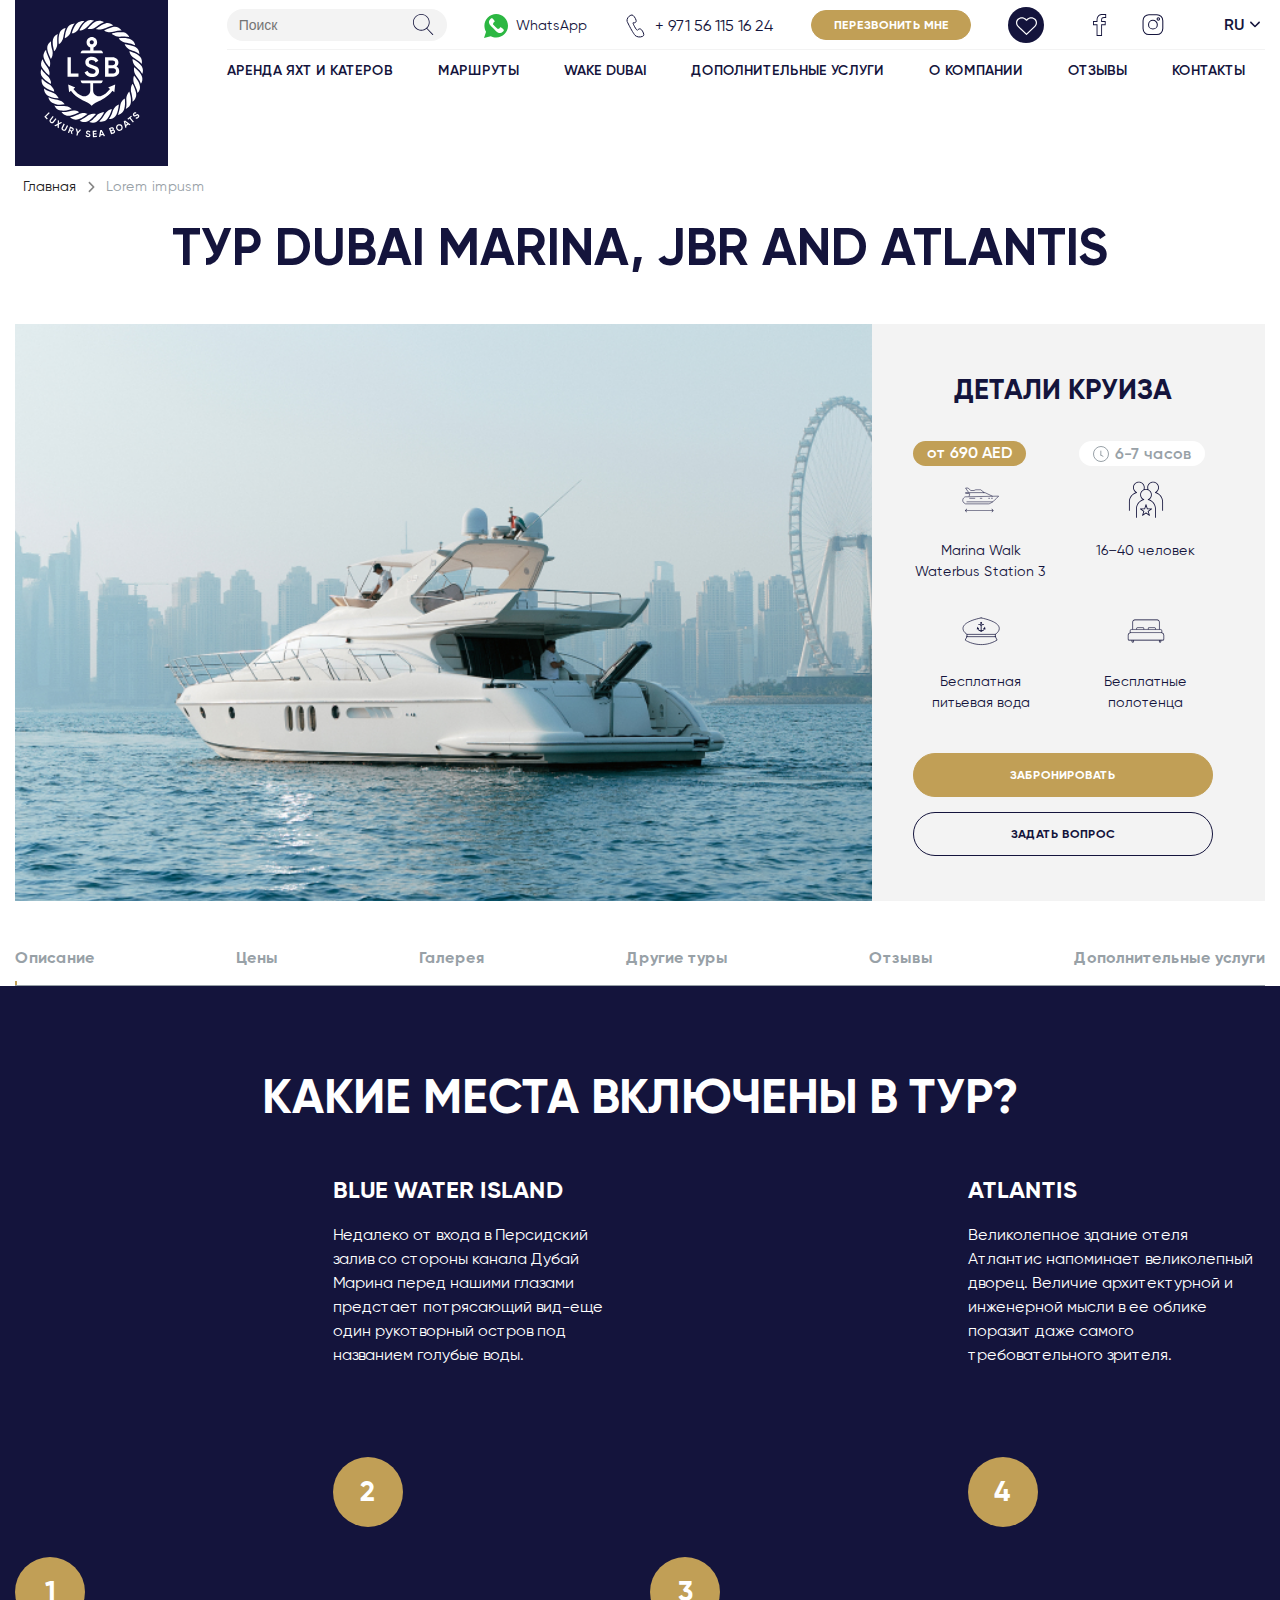
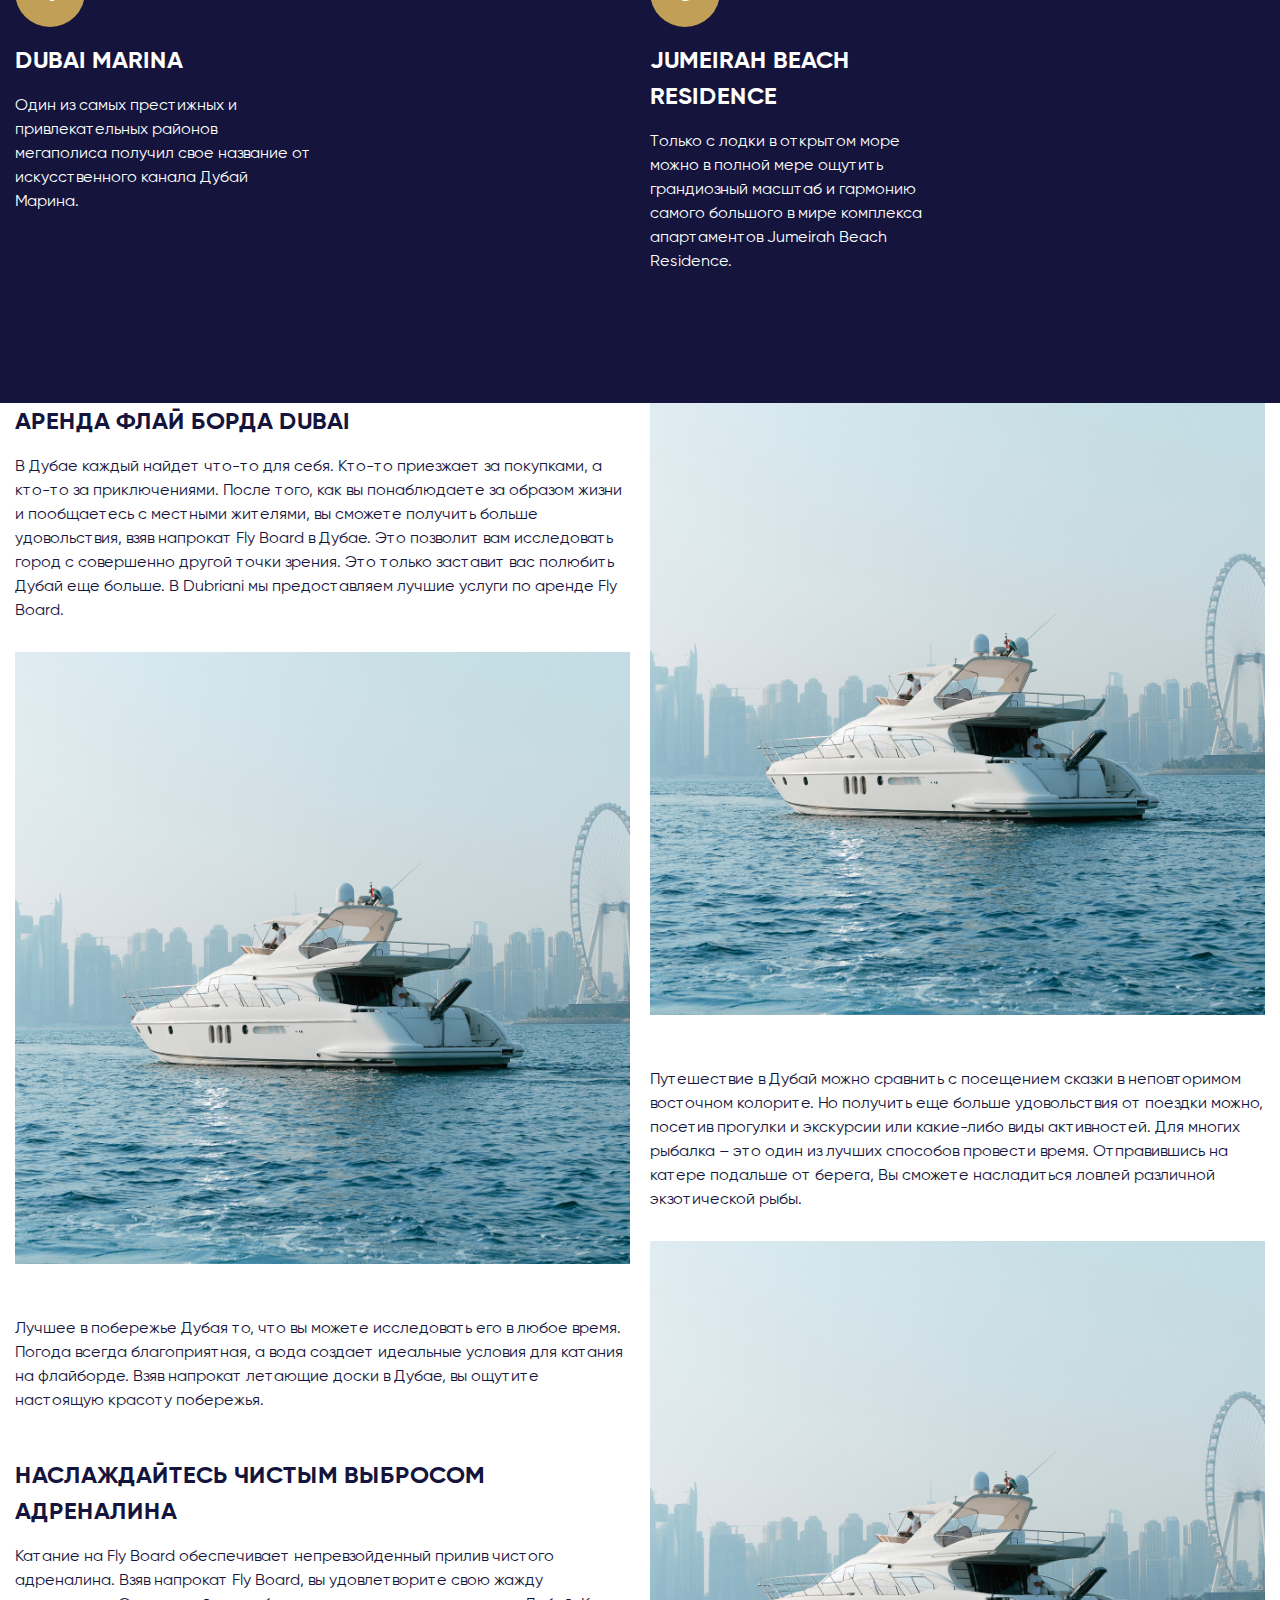
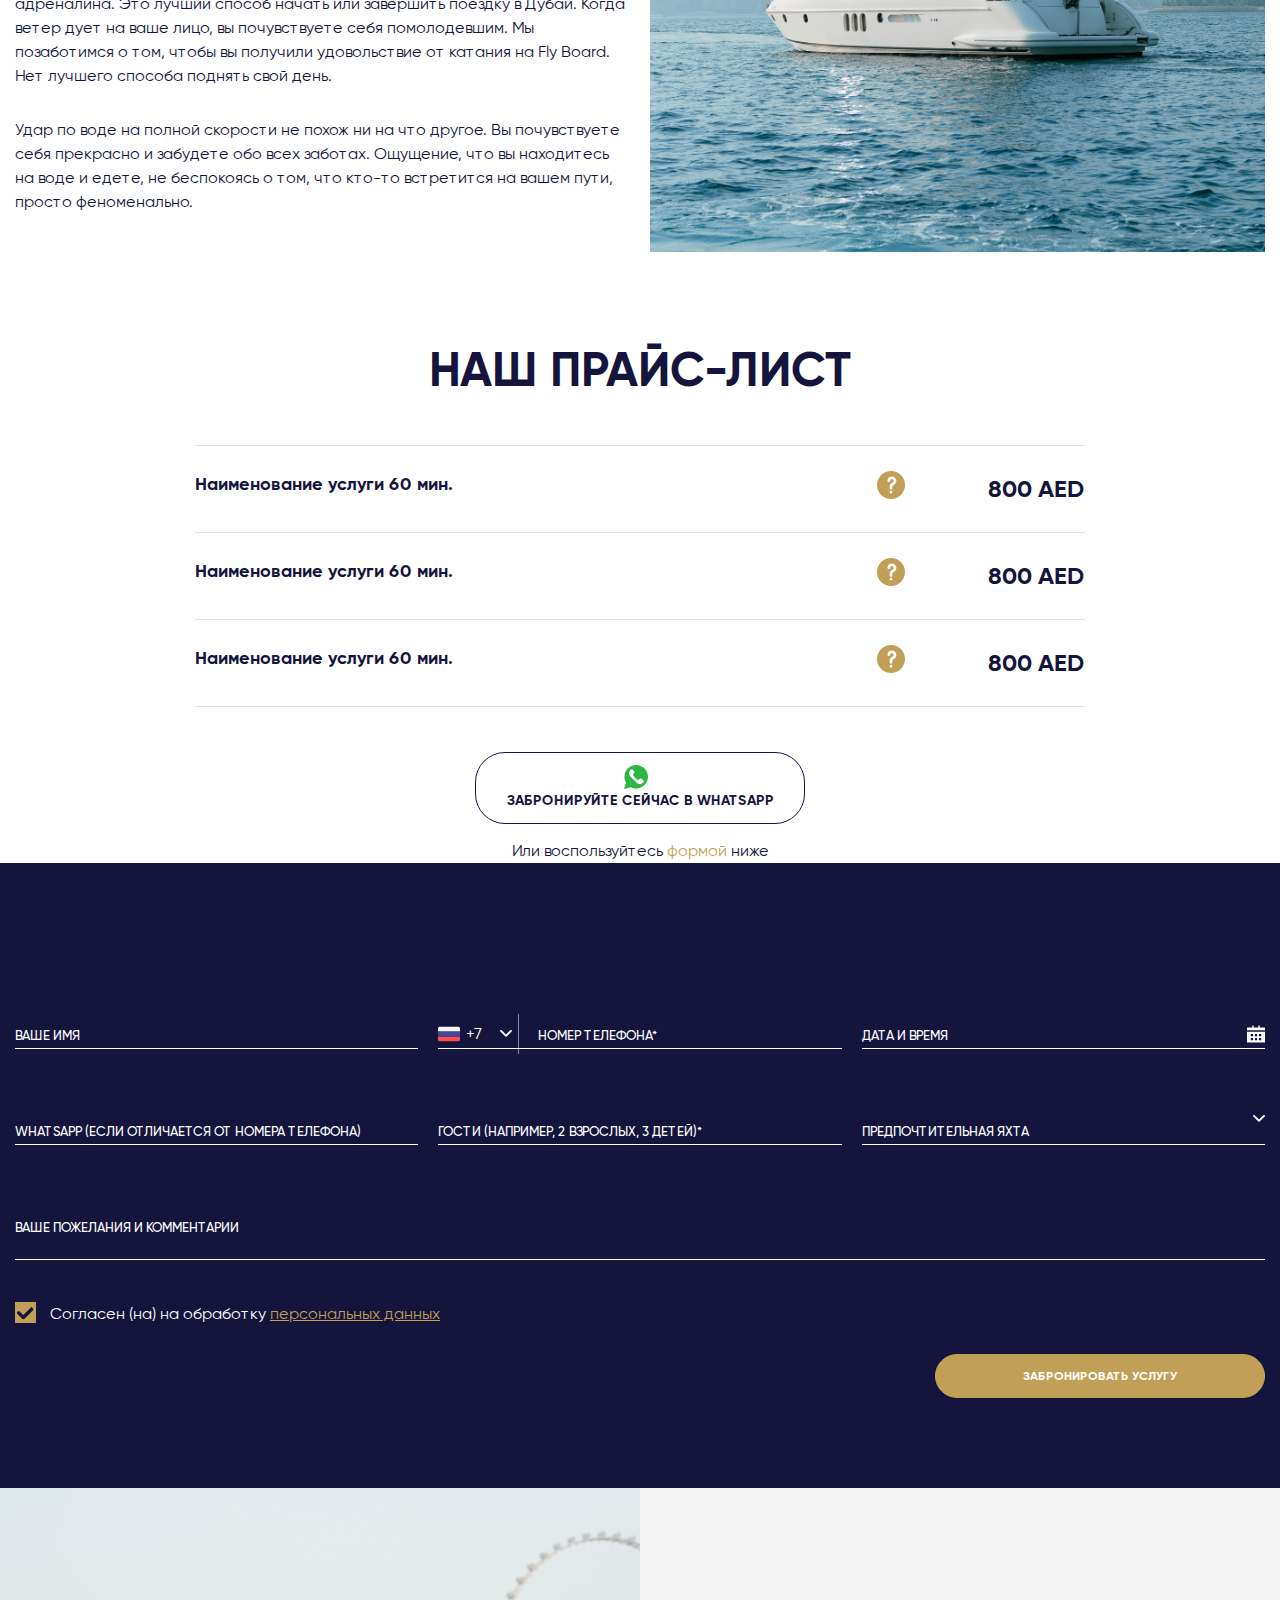
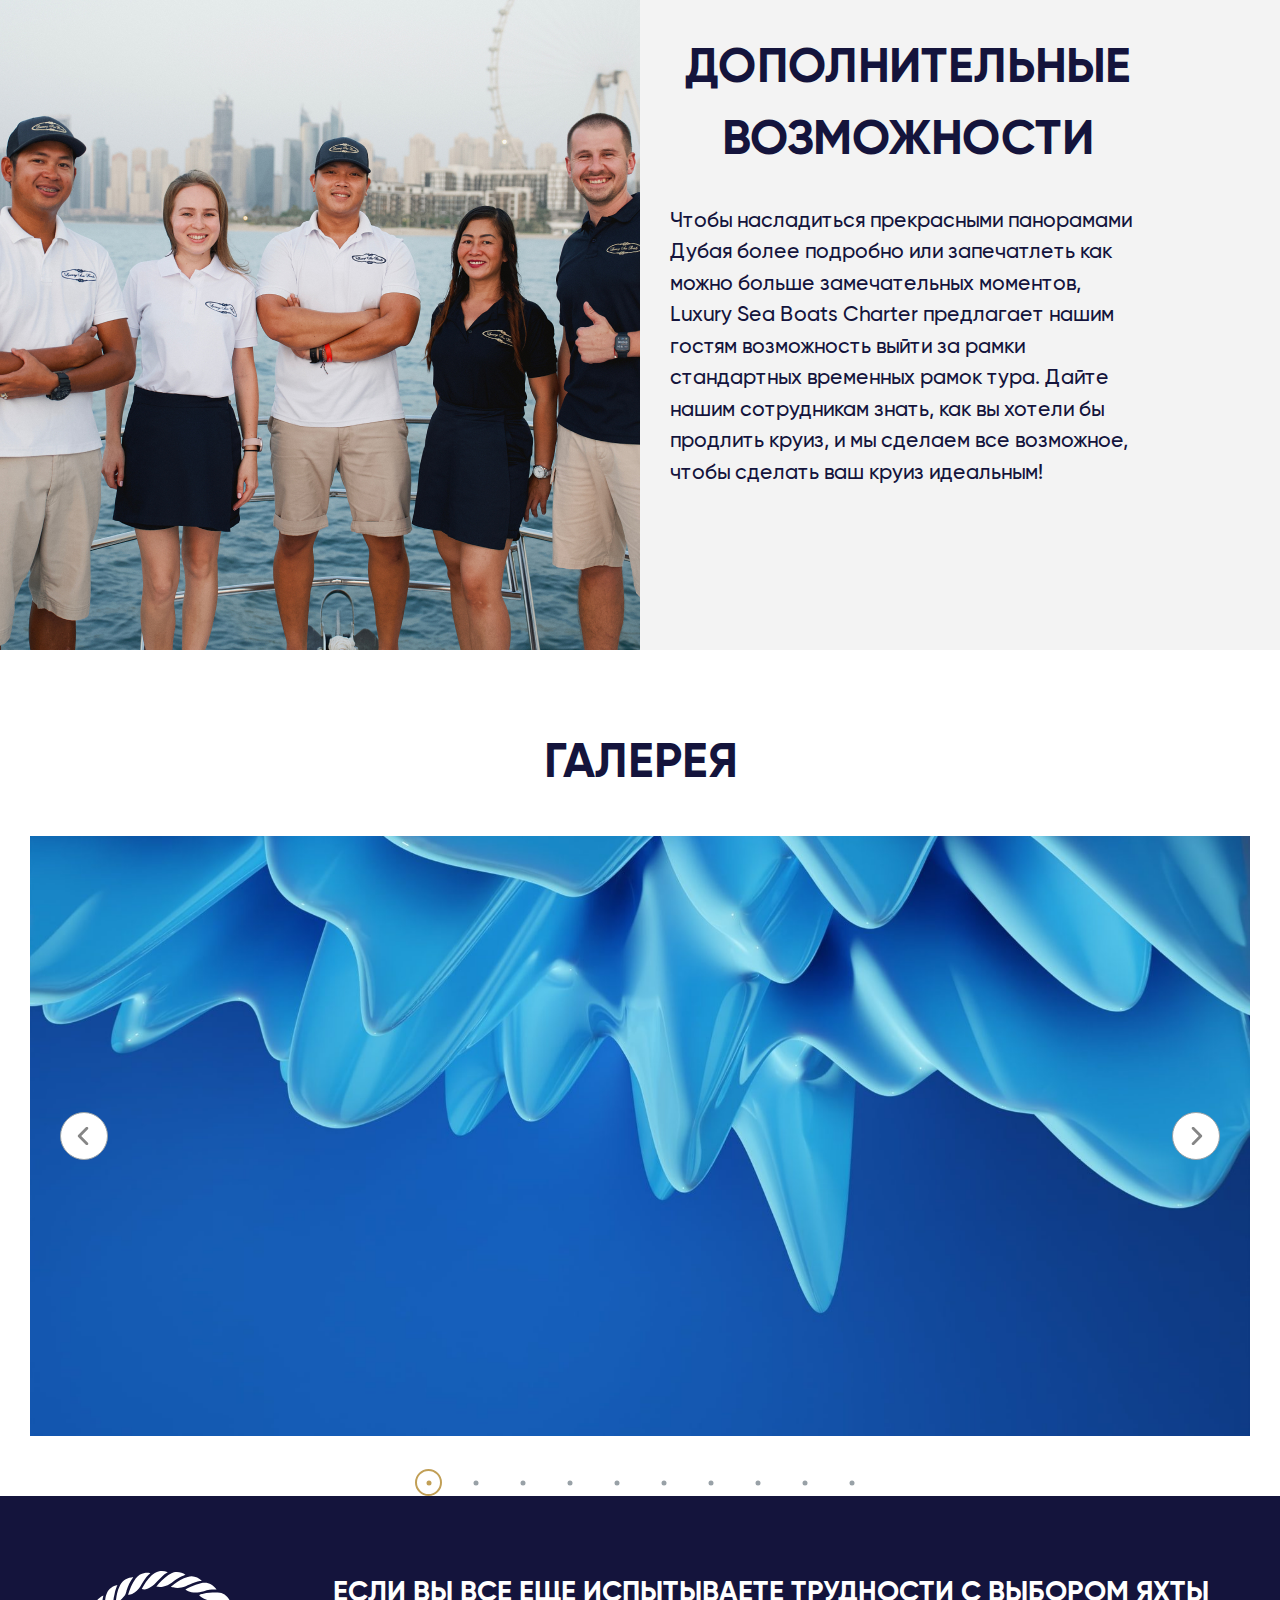
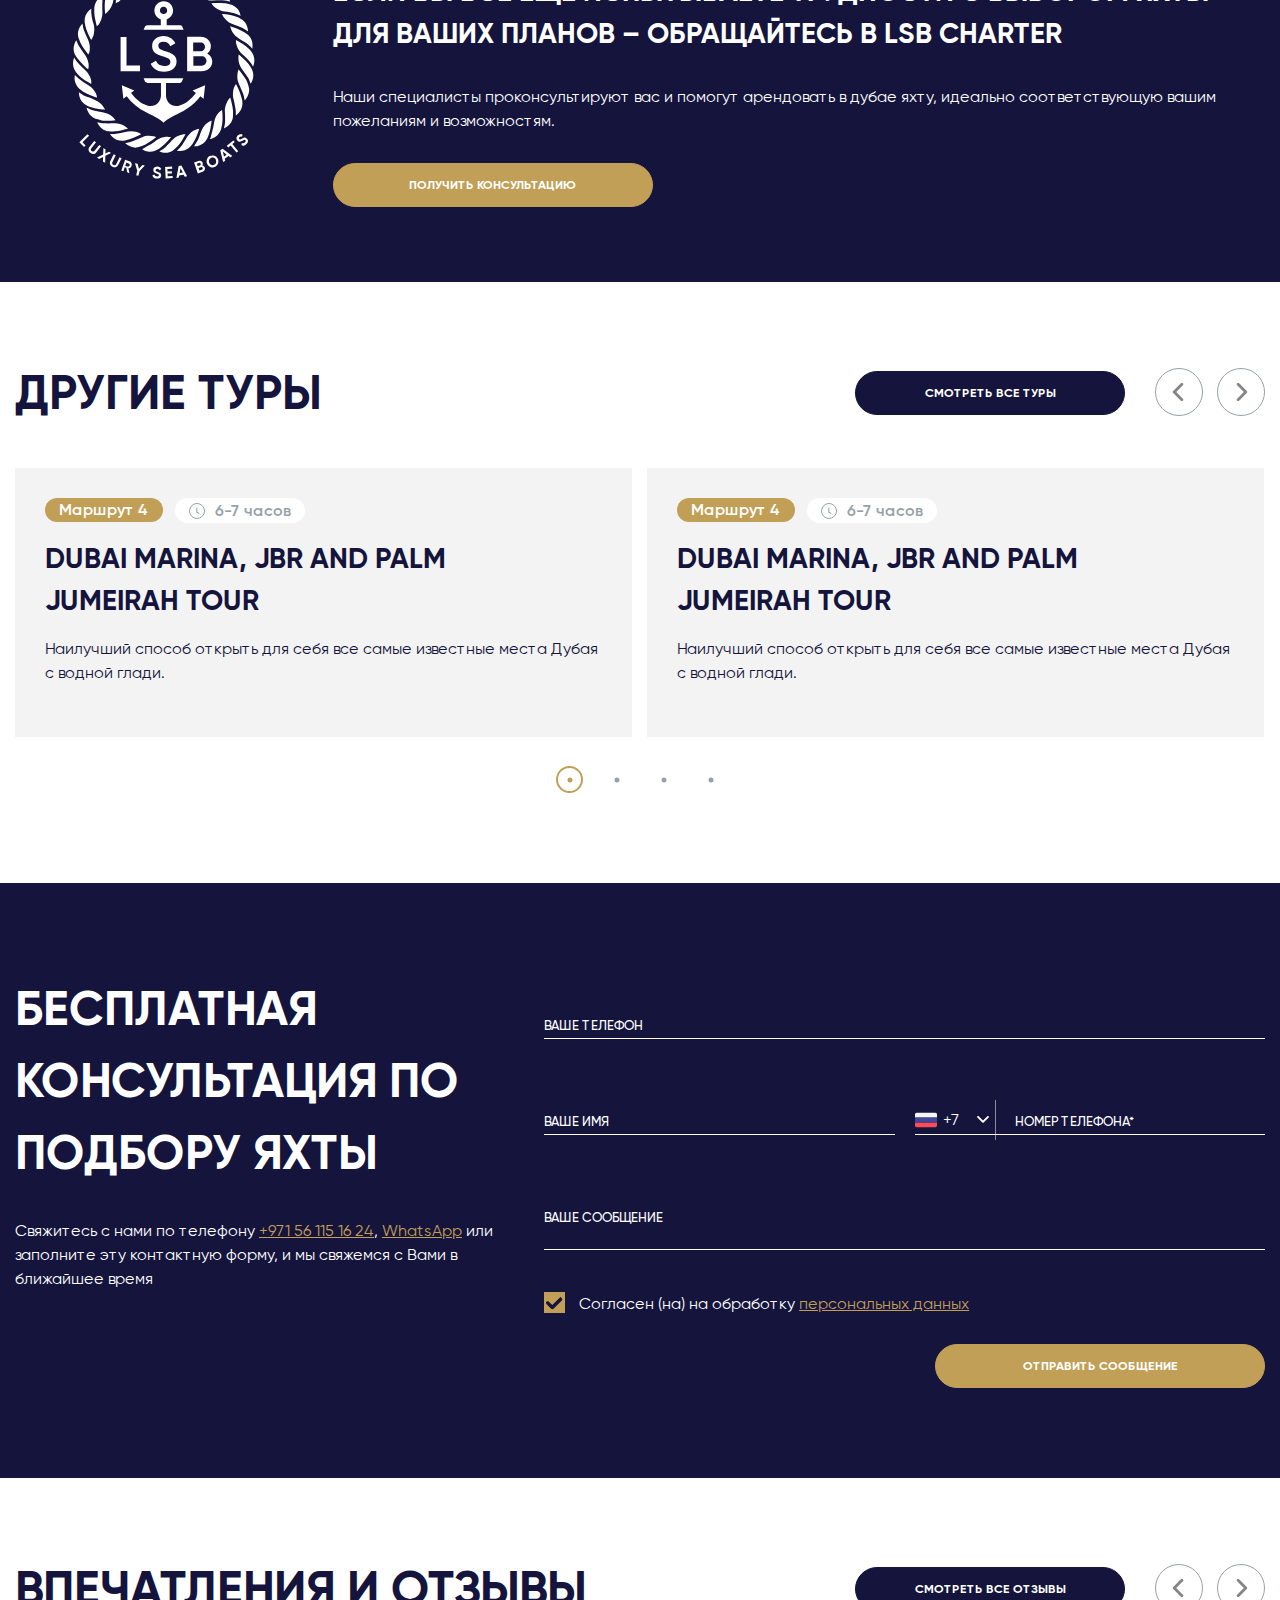
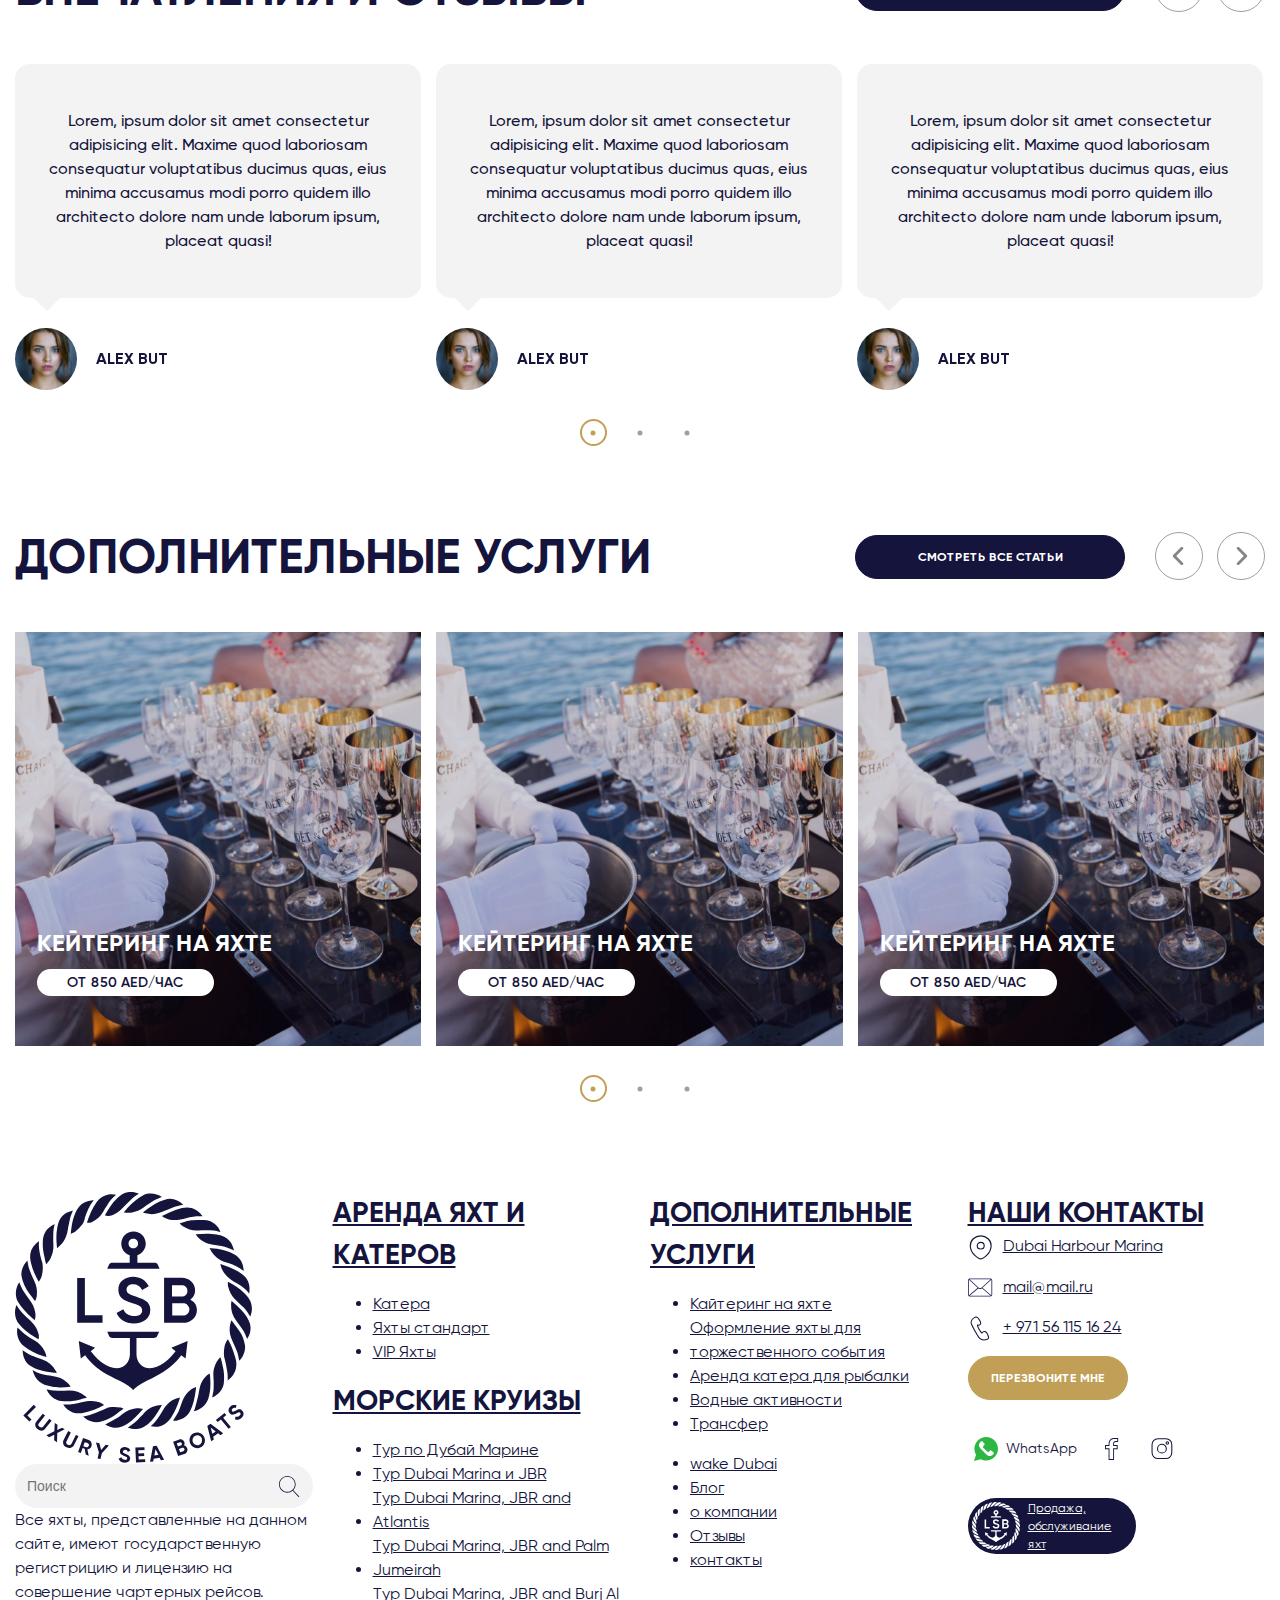
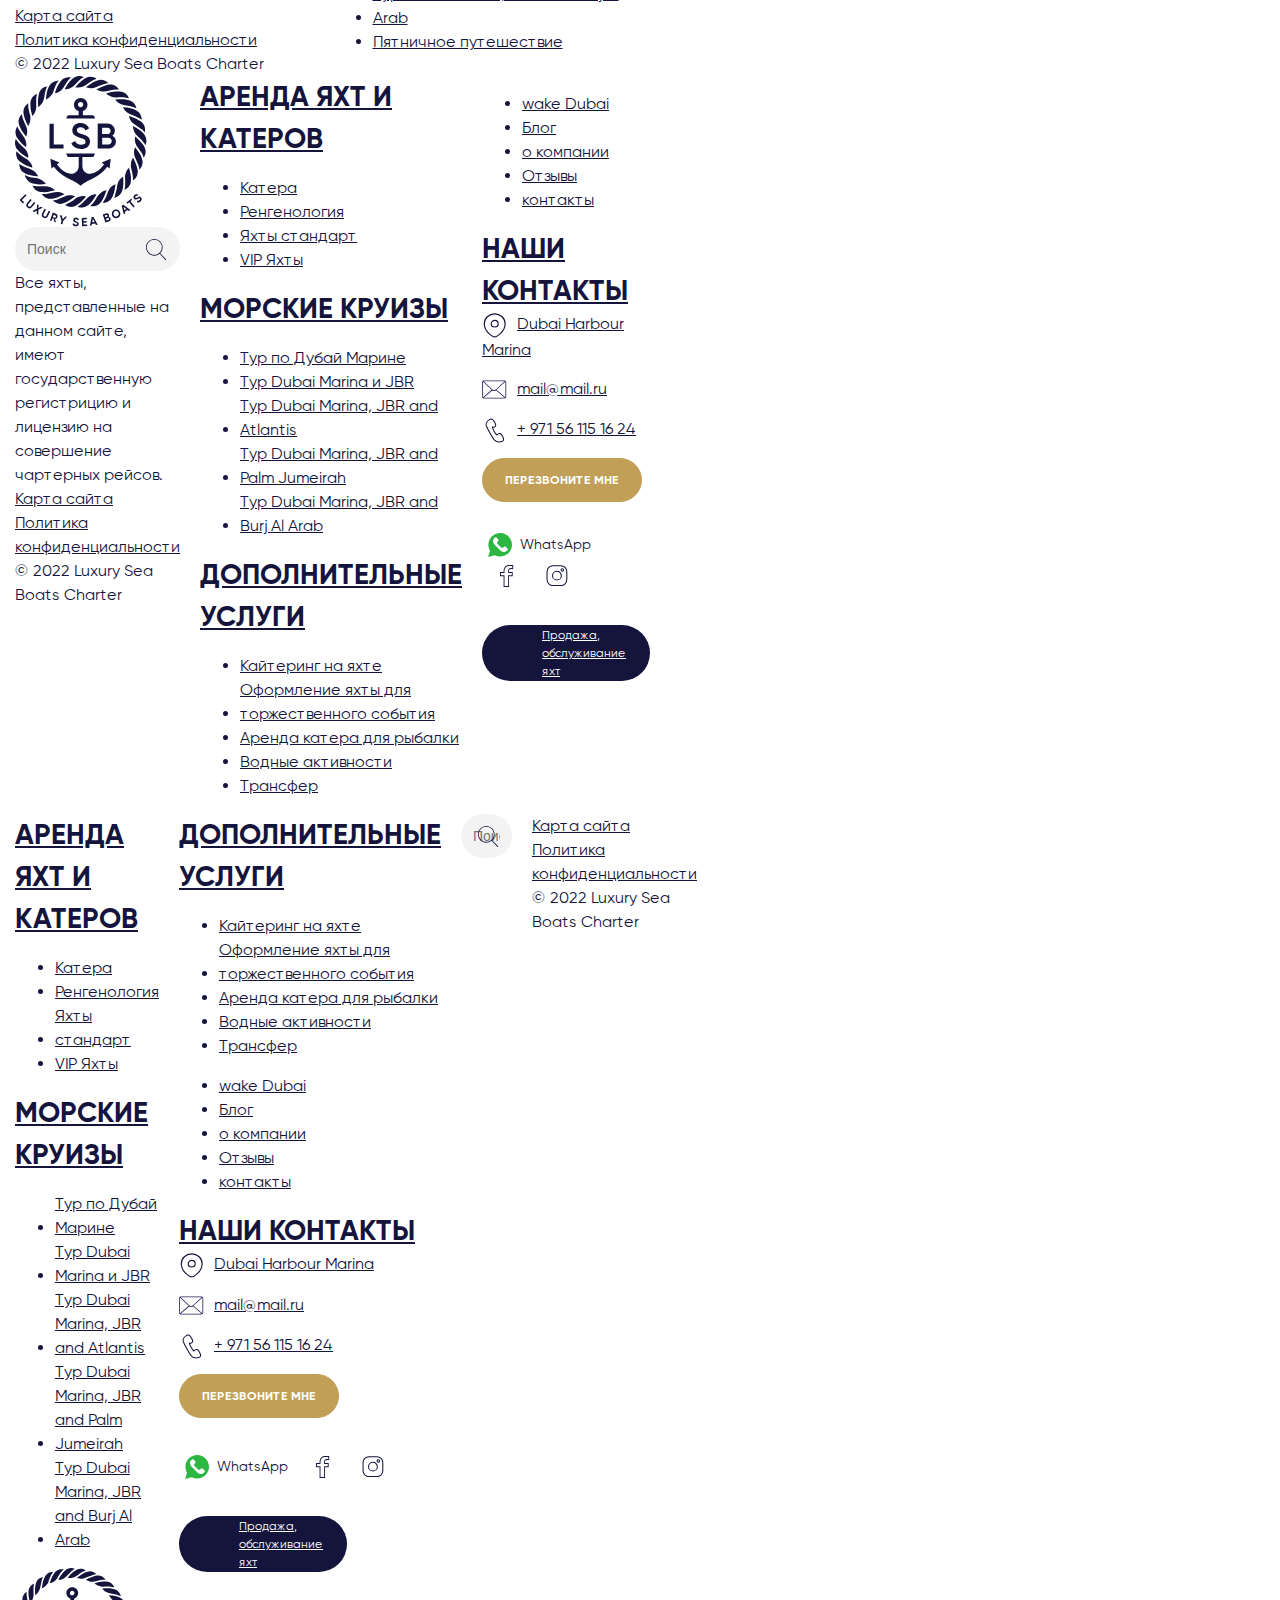
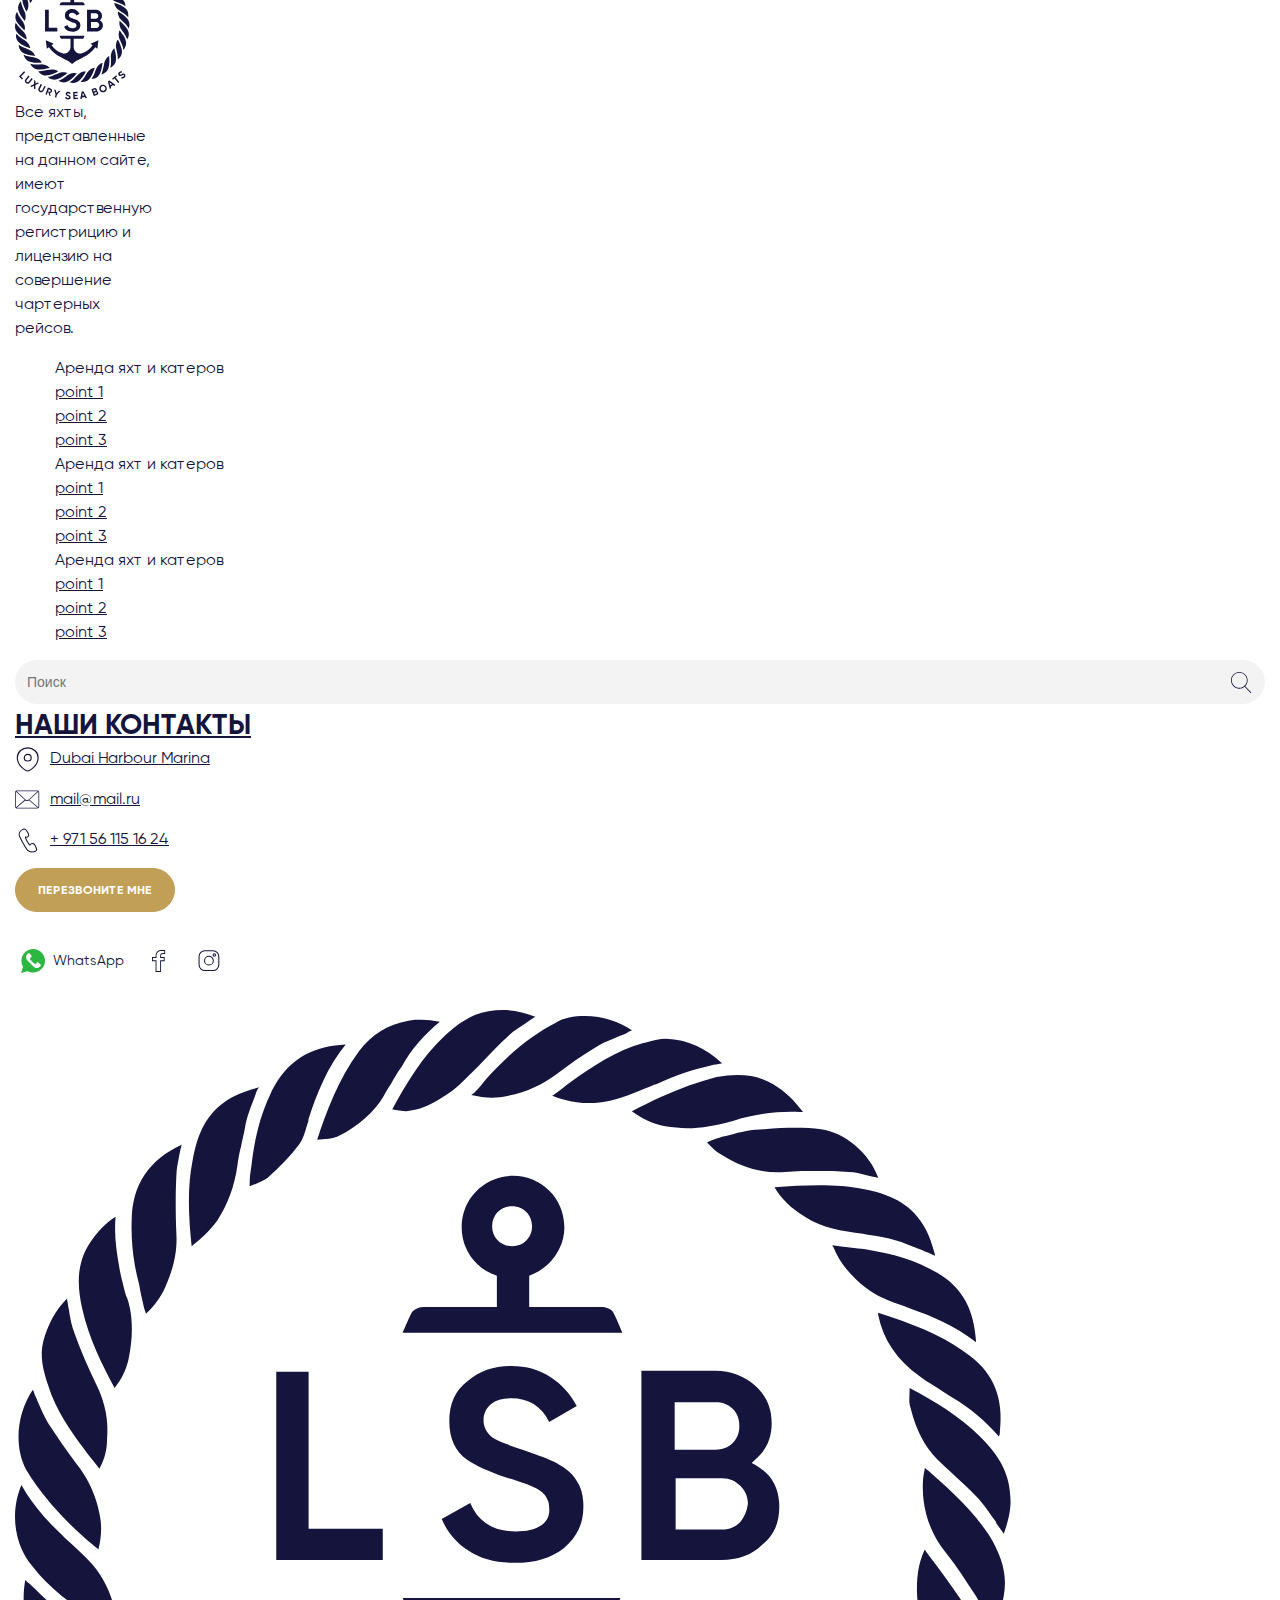
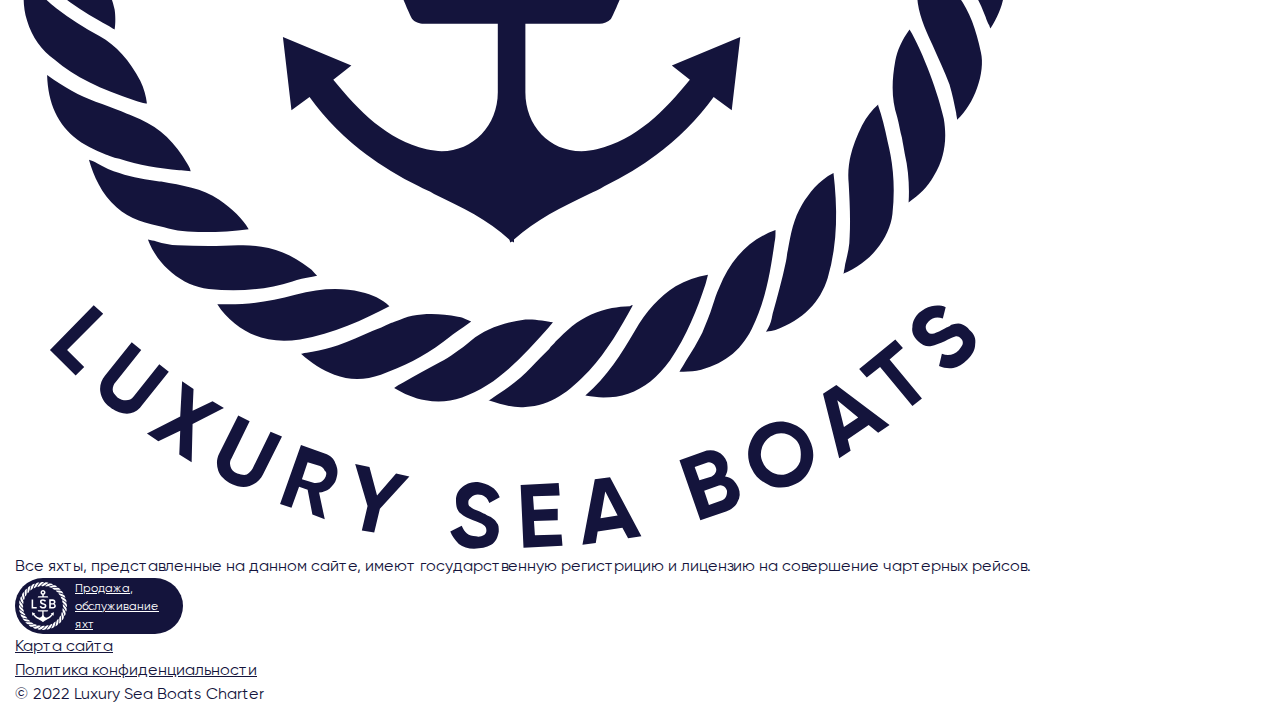
<file: html/pages/routes/detail.html>
<!DOCTYPE html>
<html>
  <!-- head start-->
  <head>
    <meta charset="UTF-8">
    <meta name="viewport" content="width=device-width, initial-scale=1.0">
    <link href="/css/owl.carousel.css" type="text/css" rel="stylesheet">
    <link href="/css/air-datepicker.css" type="text/css" rel="stylesheet">
    <link href="/css/style.css" type="text/css" rel="stylesheet">
    <script src="/js/sourse/other-js/jquery-3.6.0.min.js" defer></script>
    <script src="/js/sourse/other-js/air-datepicker.js" defer></script>
    <script src="/js/sourse/other-js/jquery.mask.js" defer></script>
    <script src="/js/sourse/other-js/owl.carousel.js" defer></script>
    <script src="/js/sourse/other-js/owl.carousel2.thumbs.js" defer></script>
    <script src="/js/common-dist.js" defer></script>
  </head>
  <!-- head end-->
  <body> 
    <!-- popup-menu start-->
      <div class="popup element-show menu-hamburger" data-element="0">
        <div class="popup-overlay popup-overlay-js"></div>
        <div class="popup-container"> 
          <div class="close-btn close-btn_popup close-js"></div>
          <div class="menu-tablet">
            <nav class="popup-nav">
              <h3> <a href="#">Аренда яхт и катеров</a></h3>
              <ul class="ln">
                <li><a href="#">Катера</a></li>
                <li><a href="#">Яхты стандарт</a></li>
                <li><a href="#">VIP Яхты</a></li>
              </ul>
            </nav>
            <nav class="popup-nav">
              <h3> <a href="#">Морские круизы</a></h3>
              <ul class="ln">
                <li><a href="#">Тур по Дубай Марине</a></li>
                <li><a href="#">Тур Dubai Marina и JBR</a></li>
                <li><a href="#">Тур Dubai Marina, JBR and Atlantis</a></li>
                <li><a href="#">Тур Dubai Marina, JBR and Palm Jumeirah</a></li>
                <li><a href="#">Тур Dubai Marina, JBR and Burj Al Arab</a></li>
                <li><a href="#">Плавательный тур</a></li>
                <li><a href="#">Тур Dubai Water Canal </a></li>
                <li><a href="#">Пятничное путешествие</a></li>
              </ul>
            </nav>
            <nav class="popup-nav">
              <h3> <a href="#">Морские круизы</a></h3>
              <ul class="ln">
                <li><a href="#">Дополнительные услуги</a></li>
                <li><a href="#">Оформление яхты для торжественного события</a></li>
                <li><a href="#">Аренда катера для рыбалки</a></li>
                <li><a href="#">Водные активности</a></li>
                <li><a href="#">Трансфер</a></li>
              </ul>
            </nav>
            <div class="search-main"> 
              <input class="input-search" type="text" placeholder="Поиск">
              <div class="search-ico"></div>
            </div>
            <div class="social-default"><a class="whatsapp-btn" href=""> <i> </i><span>WhatsApp</span></a>
                <div class="social"><a class="social-ico--white" href="#"><img src="/images/social/facebook-blue.svg" alt=""><img class="ico-hover" src="/images/social/facebook-white.svg" alt=""></a><a class="social-ico--white" href="#"><img src="/images/social/instagram-blue.svg" alt=""><img class="ico-hover" src="/images/social/instagram-white.svg" alt=""></a>
                </div>
            </div>
            <div class="popup-lang"> 
              <div class="language-select"><span>RU </span><i></i></div>
            </div>
          </div>
          <div class="menu-mobile">
            <div class="menu-mobile-body">
              <nav class="popup-nav">
                <ul class="ln">
                  <li> <a href="#">Аренда яхт и катеров<i> </i></a></li>
                  <li> <a href="#">МАРШРУТЫ</a></li>
                  <li> <a href="#">wake Dubai</a></li>
                  <li> <a href="#">Дополнительные услуги<i></i></a></li>
                  <li> <a href="#">о компании<i></i></a>
                    <ul> 
                      <li> <a href="#">О нас </a></li>
                      <li> <a href="#">Блог</a></li>
                      <li> <a href="#">О нас </a></li>
                      <li> <a href="#">Блог</a></li>
                    </ul>
                  </li>
                  <li> <a href="#">отзывы</a></li>
                  <li> <a href="#">контакты</a></li>
                </ul>
              </nav>
            </div>
            <div class="search-main"> 
              <input class="input-search" type="text" placeholder="Поиск">
              <div class="search-ico"></div>
            </div>
            <div class="menu-footer">
              <div class="menu-footer-item"> <a class="phone-btn" href="#"> <i></i><span>+ 971 56 115 16 24</span></a></div>
              <div class="menu-footer-item"><a class="btn-header btn btn--yellow element-btn" data-element="1" href="#">Перезвонить мне</a></div>
              <div class="menu-footer-item social-default"><a class="whatsapp-btn" href=""> <i> </i><span>WhatsApp</span></a>
                  <div class="social"><a class="social-ico--white" href="#"><img src="/images/social/facebook-blue.svg" alt=""><img class="ico-hover" src="/images/social/facebook-white.svg" alt=""></a><a class="social-ico--white" href="#"><img src="/images/social/instagram-blue.svg" alt=""><img class="ico-hover" src="/images/social/instagram-white.svg" alt=""></a>
                  </div>
              </div>
              <div class="menu-footer-item"> 
                <div class="popup-lang"> 
                  <div class="language-select"><span>RU </span><i></i></div>
                </div>
              </div>
            </div>
          </div>
        </div>
      </div>
      <div class="popup element-show" data-element="1">
        <div class="popup-overlay popup-overlay-js"></div>
        <div class="popup-container"> 
          <div class="close-btn close-btn_popup close-js"></div> 
          <div class="form-default">
            <h3>ПОЛУЧИТЬ КОНСУЛЬТАЦИЮ</h3>
            <div class="popup-hint">Оставьте заявку, и мы свяжемся с вами в ближайшее время</div>
            <div class="form">
              <div class="input-box-phone input-box">
                <div class="country-select"><span class="country-select-box"> 
                    <div class="rus-flag"> </div><em> +7</em><i></i></span>
                  <ul class="ln">
                    <li class="rus-select">
                      <div class="rus-flag"> </div><em>+7</em>
                    </li>
                    <li class="oae-select">
                      <div class="oae-flag"> </div><em>+971</em>
                    </li>
                  </ul>
                </div>
                <input class="input-decorate phone-mask-choise" type="text" id="phone" onkeypress="return event.charCode &gt;= 48 &amp;&amp; event.charCode &lt;= 57">
                <label class="label-animate" for="phone">номер телефона*</label>
              </div>
              <div class="checkbox agreement">
                <label>Согласен (на) на обработку <a href="#">персональных данных </a>
                  <input type="checkbox" checked><span></span>
                </label>
              </div>
                <div class="form-btn-container col-12">
                  <input class="btn btn--yellow" type="submit" value="отправить">
                </div>
            </div>
          </div>
        </div>
      </div>
    <!-- popup-menu end-->
    <!-- header start-->
    <header>
      <div class="main-grid line-header">
        <div class="col-xs-4 call-mobile-container vertical-align">
          <div class="call-mobile-btn"></div>
        </div>
        <div class="col-2 col-xs-4 logo-container"><a class="logo" href="#"> <img src="/images/logo.svg" alt=""></a></div>
        <div class="col-10 col-xs-4 line-top-container vertical-align">
          <div class="search-main"> 
            <input class="input-search input-search-ajax" type="text" placeholder="Поиск">
            <div class="search-ico"></div>
            <div class="search-popup"></div>
          </div>
          <div><a class="whatsapp-btn" href=""> <i> </i><span>WhatsApp</span></a></div>
          <div><a class="phone-btn" href="#"> <i></i><span>+ 971 56 115 16 24</span></a></div>
          <div><a class="btn-header btn btn--yellow element-btn" data-element="1" href="#">Перезвонить мне</a></div>
          <div><a class="liked-btn" href="#"><span>10</span></a></div>
            <div class="social"><a class="social-ico--white" href="#"><img src="/images/social/facebook-blue.svg" alt=""><img class="ico-hover" src="/images/social/facebook-white.svg" alt=""></a><a class="social-ico--white" href="#"><img src="/images/social/instagram-blue.svg" alt=""><img class="ico-hover" src="/images/social/instagram-white.svg" alt=""></a>
            </div>
          <div class="hamburger-btn"></div>
          <div class="language-select"><span>RU </span><i></i></div>
          <div class="border-header"></div>
        </div>
      </div>
      <div class="main-grid line-header line-header-nav">
        <div class="col-2"></div>
        <div class="vertical-align col-10">
          <nav class="nav-header">
            <ul class="ln">
              <li> <a href="#">Аренда яхт и катеров<i> </i></a></li>
              <li> <a href="#">МАРШРУТЫ</a></li>
              <li> <a href="#">wake Dubai</a></li>
              <li> <a href="#">Дополнительные услуги<i></i></a></li>
              <li> <a href="#">о компании<i></i></a>
                <ul> 
                  <li> <a href="#">О нас </a></li>
                  <li> <a href="#">Блог</a></li>
                  <li> <a href="#">О нас </a></li>
                  <li> <a href="#">Блог</a></li>
                </ul>
              </li>
              <li> <a href="#">отзывы</a></li>
              <li> <a href="#">контакты</a></li>
            </ul>
          </nav>
        </div>
      </div>
    </header>
    <!-- header end-->
  </body>
</html>
<!-- header end-->
<div class="stub-second"></div>
  <div class="main-full">
    <div class="breadcrumbs"><a href="#">Главная</a><em>/</em><span>Lorem impusm</span></div>
  </div>
  <div class="content">
    <div class="main-full">
      <h1>Тур Dubai Marina, JBR and Atlantis</h1>
    </div>
    <div class="routes-main-detail">
      <div class="main-grid">
        <div class="col-8 col-md-7 col-sm-6 col-xs-12 routes-main-detail-cell">
          <div class="routes-detail-img img-cover"> <img src="/images/temp/boad/1.jpg" alt=""></div>
        </div>
        <div class="col-4 col-md-5 col-sm-6 col-xs-12 routes-main-detail-cell">
          <div class="routes-detail-info">
            <div class="routes-detail-info-container">
              <h3>детали круиза</h3>
              <div class="routes-detail-tags"> 
                <div class="price-tag"> от 690 AED</div>
                <div class="time-tag"> <i></i><span>6-7 часов</span></div>
              </div>
              <div class="routes-detail-adv"> 
                <div class="routes-detail-adv-item"> <img src="/images/popular/1.svg" alt=""><span> Marina Walk Waterbus Station 3</span></div>
                <div class="routes-detail-adv-item"> <img src="/images/popular/2.svg" alt=""><span> 16–40 человек</span></div>
                <div class="routes-detail-adv-item"> <img src="/images/popular/3.svg" alt=""><span> Бесплатная питьевая вода</span></div>
                <div class="routes-detail-adv-item"> <img src="/images/popular/4.svg" alt=""><span> Бесплатные полотенца</span></div>
              </div>
              <div class="btn-container">
                <div class="btn btn--yellow">забронировать</div>
                <div class="btn btn--blue-border">задать вопрос</div>
              </div>
            </div>
          </div>
        </div>
      </div>
    </div>
      <div class="detail-tabs tabs-routes">
        <div class="main-full">
          <div class="detail-tabs-nav">
            <ul class="ln">
              <li data-point="1">Описание</li>
              <li data-point="2">Цены</li>
              <li data-point="3">Галерея</li>
              <li data-point="4">Другие туры</li>
              <li data-point="5">Отзывы</li>
              <li data-point="6">Дополнительные услуги</li>
            </ul>
            <div class="detail-tabs-carriage"></div>
          </div>
        </div>
      </div>
    <section class="stage-adv">
      <div class="main-full head-section">
        <h2 class="title-section">Какие места включены в тур?</h2>
      </div>
      <div class="main-grid stage-adv-items">
        <div class="col-3 hidden-sm hidden-xs"></div>
        <div class="col-3 col-sm-6 col-xs-12 stage-adv-item-2">
          <div class="stage-adv-item">
            <h3>Blue Water Island</h3>
            <div class="stage-adv-text">Недалеко от входа в Персидский залив со стороны канала Дубай Марина перед нашими глазами предстает потрясающий вид-еще один рукотворный остров под названием голубые воды.</div>
            <div class="stage-adv-num"><span>2</span></div>
          </div>
        </div>
        <div class="col-3 hidden-sm hidden-xs"></div>
        <div class="col-3 col-sm-6 col-xs-12 stage-adv-item-4">
          <div class="stage-adv-item stage-adv-item-last">
            <h3> <span>Atlantis</span></h3>
            <div class="stage-adv-text">Великолепное здание отеля Атлантис напоминает великолепный дворец. Величие архитектурной и инженерной мысли в ее облике поразит даже самого требовательного зрителя.</div>
            <div class="stage-adv-num"><span>4</span></div>
          </div>
        </div>
        <div class="col-12 hidden-sm hidden-xs"></div>
        <div class="col-3 col-sm-6 col-xs-12 stage-adv-item-1">
          <div class="stage-adv-item stage-offset">
            <div class="stage-adv-num"><span>1</span></div>
            <h3>Dubai Marina</h3>
            <div class="stage-adv-text">Один из самых престижных и привлекательных районов мегаполиса получил свое название от искусственного канала Дубай Марина.</div>
          </div>
        </div>
        <div class="col-3 hidden-sm hidden-xs"></div>
        <div class="col-3 col-sm-6 col-xs-12 stage-adv-item-3">
          <div class="stage-adv-item stage-offset">
            <div class="stage-adv-num"><span>3</span></div>
            <h3>Jumeirah Beach Residence</h3>
            <div class="stage-adv-text">Только с лодки в открытом море можно в полной мере ощутить грандиозный масштаб и гармонию самого большого в мире комплекса апартаментов Jumeirah Beach Residence.</div>
          </div>
        </div>
      </div>
    </section>
    <div class="point-1"></div>
    <div class="main-grid detail-content">
      <div class="col-6 col-sm-12 col-xs-12"> 
        <h3>Аренда флай борда Dubai</h3>
        <p>В Дубае каждый найдет что-то для себя. Кто-то приезжает за покупками, а кто-то за приключениями. После того, как вы понаблюдаете за образом жизни и пообщаетесь с местными жителями, вы сможете получить больше удовольствия, взяв напрокат Fly Board в Дубае. Это позволит вам исследовать город с совершенно другой точки зрения. Это только заставит вас полюбить Дубай еще больше. В Dubriani мы предоставляем лучшие услуги по аренде Fly Board.</p><img src="/images/temp/boad/1.jpg" alt="">
        <p>Лучшее в побережье Дубая то, что вы можете исследовать его в любое время. Погода всегда благоприятная, а вода создает идеальные условия для катания на флайборде. Взяв напрокат летающие доски в Дубае, вы ощутите настоящую красоту побережья.</p>
        <h3>Наслаждайтесь чистым выбросом адреналина</h3>
        <p>Катание на Fly Board обеспечивает непревзойденный прилив чистого адреналина. Взяв напрокат Fly Board, вы удовлетворите свою жажду адреналина. Это лучший способ начать или завершить поездку в Дубай. Когда ветер дует на ваше лицо, вы почувствуете себя помолодевшим. Мы позаботимся о том, чтобы вы получили удовольствие от катания на Fly Board. Нет лучшего способа поднять свой день.</p>
        <p>Удар по воде на полной скорости не похож ни на что другое. Вы почувствуете себя прекрасно и забудете обо всех заботах. Ощущение, что вы находитесь на воде и едете, не беспокоясь о том, что кто-то встретится на вашем пути, просто феноменально.</p>
      </div>
      <div class="col-6 col-sm-12 col-xs-12"> <img src="/images/temp/boad/1.jpg" alt="">
        <p>Путешествие в Дубай можно сравнить с посещением сказки в неповторимом восточном колорите. Но получить еще больше удовольствия от поездки можно, посетив прогулки и экскурсии или какие-либо виды активностей. Для многих рыбалка – это один из лучших способов провести время. Отправившись на катере подальше от берега, Вы сможете насладиться ловлей различной экзотической рыбы.</p><img src="/images/temp/boad/1.jpg" alt="">
      </div>
    </div>
    <div class="point-2"></div>
    <section class="pricelist-section"> 
      <div class="main-full head-section">
        <h2>наш прайс-лист</h2>
      </div>
      <ul class="ln pricelist-list">
        <li> 
          <h3> <span>Наименование услуги 60 мин.</span>
            <div class="question-ico"></div>
          </h3>
          <div class="pricelist-price">800 AED</div>
        </li>
        <li> 
          <h3> <span>Наименование услуги 60 мин.</span>
            <div class="question-ico"></div>
          </h3>
          <div class="pricelist-price">800 AED</div>
        </li>
        <li> 
          <h3> <span>Наименование услуги 60 мин.</span>
            <div class="question-ico"></div>
          </h3>
          <div class="pricelist-price">800 AED</div>
        </li>
      </ul>
      <div class="btn-container"> <a class="btn btn--blue-border whatsapp-btn whatsapp-btn--large"><i></i><span>Забронируйте сейчас в WhatsApp</span></a>
        <div class="btn-hint">Или воспользуйтесь <a href="#">формой</a> ниже</div>
      </div>
    </section>
    <section class="feedback-home feedback-origin">
      <div class="main-grid">
        <div class="col-12">
          <h2> 
          </h2>
        </div>
        <div class="col-12 form-default">
          <div class="main-grid">
            <div class="input-box col-4 col-sm-6 col-xs-12">  
              <input class="input-decorate" type="text" id="name" autocomplete="off">
              <label class="label-animate" for="name">Ваше имя</label>
            </div>
            <div class="input-box-phone input-box col-4 col-sm-6 col-xs-12"> 
              <div class="country-select"><span class="country-select-box"> 
                  <div class="rus-flag"> </div><em> +7</em><i></i></span>
                <ul class="ln">
                  <li class="rus-select">
                    <div class="rus-flag"> </div><em>+7</em>
                  </li>
                  <li class="oae-select">
                    <div class="oae-flag"> </div><em>+971</em>
                  </li>
                </ul>
              </div>
              <input class="input-decorate phone-mask-choise" type="text" id="phone" onkeypress="return event.charCode &gt;= 48 &amp;&amp; event.charCode &lt;= 57">
              <label class="label-animate" for="phone">номер телефона*</label>
            </div>
            <div class="input-box date-input-container col-4 col-sm-6 col-xs-12"> 
              <input class="input-decorate input-date" type="text" autocomplete="off">
              <label class="label-animate" for="date">Дата и время</label>
            </div>
            <div class="input-box col-4 col-sm-6 col-xs-12"> 
              <input class="input-decorate" type="text" id="WhatsApp" autocomplete="off">
              <label class="label-animate" for="WhatsApp">WhatsApp (если отличается от номера телефона)</label>
            </div>
            <div class="input-box col-4 col-sm-6 col-xs-12"> 
              <input class="input-decorate" type="text" id="guest" autocomplete="off">
              <label class="label-animate" for="guest">Гости (например, 2 взрослых, 3 детей)*</label>
            </div>
            <div class="input-box yachts-select col-4 col-sm-6 col-xs-12"> 
              <input class="input-decorate yachts-select-input" type="text" id="yachts" autocomplete="off">
              <label class="label-animate" for="yachts">Предпочтительная яхта</label><i> </i>
              <div class="yachts-select-popup">
                <div class="yachts-select-popup-item">
                  <div class="yachts-select-img img-cover"><img src="/images/temp/1.jpg" alt=""></div>
                  <div class="yachts-select-info">
                    <h3>Azimut 62 Lucky Star</h3>
                    <div class="yachts-select-char-box">
                      <div class="yachts-select-char">
                        <div class="char-popup-ico char-popup-ico-1"></div><span>18.9м.</span>
                      </div>
                      <div class="yachts-select-char">
                        <div class="char-popup-ico char-popup-ico-2"></div><span>29 гостей </span>
                      </div>
                      <div class="yachts-select-char">
                        <div class="char-popup-ico char-popup-ico-3"></div><span>3 каюты</span>
                      </div>
                      <div class="yachts-select-char">
                        <div class="char-popup-ico char-popup-ico-4"></div><span>3 человека</span>
                      </div>
                    </div>
                  </div>
                  <div class="yachts-select-arr"></div>
                </div>
                <div class="yachts-select-popup-item">
                  <div class="yachts-select-img img-cover"><img src="/images/temp/1.jpg" alt=""></div>
                  <div class="yachts-select-info">
                    <h3>Azimut 62 Lucky Star</h3>
                    <div class="yachts-select-char-box">
                      <div class="yachts-select-char">
                        <div class="char-popup-ico char-popup-ico-1"></div><span>18.9м.</span>
                      </div>
                      <div class="yachts-select-char">
                        <div class="char-popup-ico char-popup-ico-2"></div><span>29 гостей </span>
                      </div>
                      <div class="yachts-select-char">
                        <div class="char-popup-ico char-popup-ico-3"></div><span>3 каюты</span>
                      </div>
                      <div class="yachts-select-char">
                        <div class="char-popup-ico char-popup-ico-4"></div><span>3 человека</span>
                      </div>
                    </div>
                  </div>
                  <div class="yachts-select-arr"></div>
                </div>
                <div class="yachts-select-popup-item">
                  <div class="yachts-select-img img-cover"><img src="/images/temp/1.jpg" alt=""></div>
                  <div class="yachts-select-info">
                    <h3>Azimut 62 Lucky Star</h3>
                    <div class="yachts-select-char-box">
                      <div class="yachts-select-char">
                        <div class="char-popup-ico char-popup-ico-1"></div><span>18.9м.</span>
                      </div>
                      <div class="yachts-select-char">
                        <div class="char-popup-ico char-popup-ico-2"></div><span>29 гостей </span>
                      </div>
                      <div class="yachts-select-char">
                        <div class="char-popup-ico char-popup-ico-3"></div><span>3 каюты</span>
                      </div>
                      <div class="yachts-select-char">
                        <div class="char-popup-ico char-popup-ico-4"></div><span>3 человека</span>
                      </div>
                    </div>
                  </div>
                  <div class="yachts-select-arr"></div>
                </div>
                <div class="yachts-select-popup-item">
                  <div class="yachts-select-img img-cover"><img src="/images/temp/1.jpg" alt=""></div>
                  <div class="yachts-select-info">
                    <h3>Azimut 62 Lucky Star</h3>
                    <div class="yachts-select-char-box">
                      <div class="yachts-select-char">
                        <div class="char-popup-ico char-popup-ico-1"></div><span>18.9м.</span>
                      </div>
                      <div class="yachts-select-char">
                        <div class="char-popup-ico char-popup-ico-2"></div><span>29 гостей </span>
                      </div>
                      <div class="yachts-select-char">
                        <div class="char-popup-ico char-popup-ico-3"></div><span>3 каюты</span>
                      </div>
                      <div class="yachts-select-char">
                        <div class="char-popup-ico char-popup-ico-4"></div><span>3 человека</span>
                      </div>
                    </div>
                  </div>
                  <div class="yachts-select-arr"></div>
                </div>
                <div class="yachts-select-popup-item">
                  <div class="yachts-select-img img-cover"><img src="/images/temp/1.jpg" alt=""></div>
                  <div class="yachts-select-info">
                    <h3>Azimut 62 Lucky Star</h3>
                    <div class="yachts-select-char-box">
                      <div class="yachts-select-char">
                        <div class="char-popup-ico char-popup-ico-1"></div><span>18.9м.</span>
                      </div>
                      <div class="yachts-select-char">
                        <div class="char-popup-ico char-popup-ico-2"></div><span>29 гостей </span>
                      </div>
                      <div class="yachts-select-char">
                        <div class="char-popup-ico char-popup-ico-3"></div><span>3 каюты</span>
                      </div>
                      <div class="yachts-select-char">
                        <div class="char-popup-ico char-popup-ico-4"></div><span>3 человека</span>
                      </div>
                    </div>
                  </div>
                  <div class="yachts-select-arr"></div>
                </div>
              </div>
            </div>
            <div class="input-box col-12">
              <textarea class="input-decorate check-mail" autocomplete="off"></textarea>
              <label class="label-animate">Ваше пожелания и комментарии</label>
            </div>
            <div class="checkbox agreement col-12">
              <label>Согласен (на) на обработку <a href="#">персональных данных </a>
                <input type="checkbox" checked><span></span>
              </label>
            </div>
              <div class="form-btn-container col-12">
                <input class="btn btn--yellow" type="submit" value="забронировать услугу">
              </div>
          </div>
        </div>
      </div>
    </section>
    <section class="team-home">
      <div class="team-home-img">
        <div class="img-cover"> <img src="/images/temp/team.jpg" alt=""></div>
      </div>
      <div class="team-home-description">
        <div class="team-home-container">
          <h2>Дополнительные возможности</h2>
          <div class="team-home-text">
            <p>Чтобы насладиться прекрасными панорамами Дубая более подробно или запечатлеть как можно больше замечательных моментов, Luxury Sea Boats Charter предлагает нашим гостям возможность выйти за рамки стандартных временных рамок тура. Дайте нашим сотрудникам знать, как вы хотели бы продлить круиз, и мы сделаем все возможное, чтобы сделать ваш круиз идеальным!</p>
          </div>
        </div>
      </div>
    </section>
    <div class="main-full point-3">
      <section class="default-slider"> 
        <div class="main-full head-section">
          <h2 class="title-section">галерея</h2>
        </div>
        <div class="main-full">
          <div class="owl-default owl-carousel"> 
            <div class="owl-default-item img-cover"><img src="/images/temp/1.jpg" alt=""></div>
            <div class="owl-default-item img-cover"><img src="/images/temp/1.jpg" alt=""></div>
            <div class="owl-default-item img-cover"><img src="/images/temp/1.jpg" alt=""></div>
            <div class="owl-default-item img-cover"><img src="/images/temp/1.jpg" alt=""></div>
            <div class="owl-default-item img-cover"><img src="/images/temp/1.jpg" alt=""></div>
            <div class="owl-default-item img-cover"><img src="/images/temp/1.jpg" alt=""></div>
            <div class="owl-default-item img-cover"><img src="/images/temp/1.jpg" alt=""></div>
            <div class="owl-default-item img-cover"><img src="/images/temp/1.jpg" alt=""></div>
            <div class="owl-default-item img-cover"><img src="/images/temp/1.jpg" alt=""></div>
            <div class="owl-default-item img-cover"><img src="/images/temp/1.jpg" alt=""></div>
          </div>
        </div>
      </section>
    </div>
    <section class="banner-home">
      <div class="main-grid"> 
        <div class="col-3 col-xs-12">
          <div class="img-container"><img src="/images/logo-about.svg" alt=""></div>
        </div>
        <div class="col-9 col-xs-12">
          <h3>Если вы все еще испытываете трудности с выбором яхты для ваших планов – обращайтесь в LSB Charter</h3>
          <div class="banner-home-text">Наши специалисты проконсультируют вас и помогут арендовать в дубае яхту, идеально соответствующую вашим пожеланиям и возможностям.</div><a class="btn btn--yellow" href="#">получить консультацию</a>
        </div>
      </div>
    </section>
    <div class="point-4"></div>
    <section class="routes-section owl-home">
      <div class="main-full">
        <div class="head-section">
          <h2 class="title-section">
             Другие туры</h2>
          <div class="btn-container"><a class="btn btn--blue" href="#">СМОТРЕТЬ ВСЕ туры</a></div>
          <div class="stab-arrow"></div>
        </div>
      </div>
      <div class="main-full owl-four owl-carousel">
          <div class="routes-item-main"><a class="routes-item-main-img" href="#">
              <div class="img-cover"><img src="/images/temp/boad/1.jpg" alt=""></div></a>
            <div class="routes-item-main-info">
              <div class="routes-item-main-about">
                <div class="price-tag">Маршрут 4
                </div>
                <div class="time-tag"><i></i><span> 6-7 часов</span></div>
              </div>
              <h3><a href="#"> Dubai Marina, JBR and Palm Jumeirah tour</a></h3>
              <div class="routes-item-main-text">Наилучший способ открыть для себя все самые известные места Дубая с водной глади. </div>
              <div class="btn-container"> <a class="btn btn--blue-border" href="#">Подробнее </a></div>
            </div>
          </div>
          <div class="routes-item-main"><a class="routes-item-main-img" href="#">
              <div class="img-cover"><img src="/images/temp/boad/1.jpg" alt=""></div></a>
            <div class="routes-item-main-info">
              <div class="routes-item-main-about">
                <div class="price-tag">Маршрут 4
                </div>
                <div class="time-tag"><i></i><span> 6-7 часов</span></div>
              </div>
              <h3><a href="#"> Dubai Marina, JBR and Palm Jumeirah tour</a></h3>
              <div class="routes-item-main-text">Наилучший способ открыть для себя все самые известные места Дубая с водной глади. </div>
              <div class="btn-container"> <a class="btn btn--blue-border" href="#">Подробнее </a></div>
            </div>
          </div>
          <div class="routes-item-main"><a class="routes-item-main-img" href="#">
              <div class="img-cover"><img src="/images/temp/boad/1.jpg" alt=""></div></a>
            <div class="routes-item-main-info">
              <div class="routes-item-main-about">
                <div class="price-tag">Маршрут 4
                </div>
                <div class="time-tag"><i></i><span> 6-7 часов</span></div>
              </div>
              <h3><a href="#"> Dubai Marina, JBR and Palm Jumeirah tour</a></h3>
              <div class="routes-item-main-text">Наилучший способ открыть для себя все самые известные места Дубая с водной глади. </div>
              <div class="btn-container"> <a class="btn btn--blue-border" href="#">Подробнее </a></div>
            </div>
          </div>
          <div class="routes-item-main"><a class="routes-item-main-img" href="#">
              <div class="img-cover"><img src="/images/temp/boad/1.jpg" alt=""></div></a>
            <div class="routes-item-main-info">
              <div class="routes-item-main-about">
                <div class="price-tag">Маршрут 4
                </div>
                <div class="time-tag"><i></i><span> 6-7 часов</span></div>
              </div>
              <h3><a href="#"> Dubai Marina, JBR and Palm Jumeirah tour</a></h3>
              <div class="routes-item-main-text">Наилучший способ открыть для себя все самые известные места Дубая с водной глади. </div>
              <div class="btn-container"> <a class="btn btn--blue-border" href="#">Подробнее </a></div>
            </div>
          </div>
          <div class="routes-item-main"><a class="routes-item-main-img" href="#">
              <div class="img-cover"><img src="/images/temp/boad/1.jpg" alt=""></div></a>
            <div class="routes-item-main-info">
              <div class="routes-item-main-about">
                <div class="price-tag">Маршрут 4
                </div>
                <div class="time-tag"><i></i><span> 6-7 часов</span></div>
              </div>
              <h3><a href="#"> Dubai Marina, JBR and Palm Jumeirah tour</a></h3>
              <div class="routes-item-main-text">Наилучший способ открыть для себя все самые известные места Дубая с водной глади. </div>
              <div class="btn-container"> <a class="btn btn--blue-border" href="#">Подробнее </a></div>
            </div>
          </div>
          <div class="routes-item-main"><a class="routes-item-main-img" href="#">
              <div class="img-cover"><img src="/images/temp/boad/1.jpg" alt=""></div></a>
            <div class="routes-item-main-info">
              <div class="routes-item-main-about">
                <div class="price-tag">Маршрут 4
                </div>
                <div class="time-tag"><i></i><span> 6-7 часов</span></div>
              </div>
              <h3><a href="#"> Dubai Marina, JBR and Palm Jumeirah tour</a></h3>
              <div class="routes-item-main-text">Наилучший способ открыть для себя все самые известные места Дубая с водной глади. </div>
              <div class="btn-container"> <a class="btn btn--blue-border" href="#">Подробнее </a></div>
            </div>
          </div>
          <div class="routes-item-main"><a class="routes-item-main-img" href="#">
              <div class="img-cover"><img src="/images/temp/boad/1.jpg" alt=""></div></a>
            <div class="routes-item-main-info">
              <div class="routes-item-main-about">
                <div class="price-tag">Маршрут 4
                </div>
                <div class="time-tag"><i></i><span> 6-7 часов</span></div>
              </div>
              <h3><a href="#"> Dubai Marina, JBR and Palm Jumeirah tour</a></h3>
              <div class="routes-item-main-text">Наилучший способ открыть для себя все самые известные места Дубая с водной глади. </div>
              <div class="btn-container"> <a class="btn btn--blue-border" href="#">Подробнее </a></div>
            </div>
          </div>
      </div>
    </section>
    <section class="feedback-home">
      <div class="main-grid">
        <div class="col-5 col-md-12">
          <h2>бесплатная консультация по подбору яхты</h2>
          <div class="feedback-text">Свяжитесь с нами по телефону <a href="#">+971 56 115 16 24</a>, <a href="#">WhatsApp</a> или заполните эту контактную форму, и мы свяжемся с Вами в ближайшее время</div>
        </div>
        <div class="col-7 col-md-12 form-default">
          <div class="main-grid">
            <div class="input-box col-12">
              <input class="input-decorate phone-flag" type="text" id="phone-flag" autocomplete="off">
              <label class="label-animate" for="phone-flag">Ваше телефон</label>
            </div>
            <div class="input-box col-6 col-xs-12">
              <input class="input-decorate" type="text" id="name" autocomplete="off">
              <label class="label-animate" for="name">Ваше имя</label>
            </div>
            <div class="input-box-phone input-box col-6 col-xs-12">
              <div class="country-select"><span class="country-select-box"> 
                  <div class="rus-flag"> </div><em> +7</em><i></i></span>
                <ul class="ln">
                  <li class="rus-select">
                    <div class="rus-flag"> </div><em>+7</em>
                  </li>
                  <li class="oae-select">
                    <div class="oae-flag"> </div><em>+971</em>
                  </li>
                </ul>
              </div>
              <input class="input-decorate phone-mask-choise" type="text" id="phone" onkeypress="return event.charCode &gt;= 48 &amp;&amp; event.charCode &lt;= 57">
              <label class="label-animate" for="phone">номер телефона*</label>
            </div>
            <div class="input-box col-12">
              <textarea class="input-decorate check-mail" autocomplete="off"></textarea>
              <label class="label-animate">Ваше сообщение</label>
            </div>
            <div class="checkbox agreement col-12">
              <label>Согласен (на) на обработку <a href="#">персональных данных </a>
                <input type="checkbox" checked><span></span>
              </label>
            </div>
              <div class="form-btn-container col-12">
                <input class="btn btn--yellow" type="submit" value="отправить сообщение">
              </div>
          </div>
        </div>
      </div>
    </section>
    <div class="point-5"></div>
    <section class="reviews-home owl-home">
      <div class="main-full">
        <div class="head-section">
          <h2>Впечатления и отзывы</h2>
          <div class="btn-container"><a class="btn btn--blue" href="#">СМОТРЕТЬ ВСЕ отзывы</a></div>
          <div class="stab-arrow"></div>
        </div>
      </div>
      <div class="main-full owl-second owl-carousel">
          <div class="reviews-item">
            <div class="reviews-text">
               Lorem, ipsum dolor sit amet consectetur adipisicing elit. Maxime quod laboriosam consequatur voluptatibus ducimus quas, eius minima accusamus modi porro quidem illo architecto dolore nam unde laborum ipsum, placeat quasi!</div>
            <div class="reviews-info">
              <div class="reviews-img img-cover"><img src="/images/temp/avatar-1.jpg" alt=""></div>
              <h2>Alex But</h2>
            </div>
          </div>
          <div class="reviews-item">
            <div class="reviews-text">
               Lorem, ipsum dolor sit amet consectetur adipisicing elit. Maxime quod laboriosam consequatur voluptatibus ducimus quas, eius minima accusamus modi porro quidem illo architecto dolore nam unde laborum ipsum, placeat quasi!</div>
            <div class="reviews-info">
              <div class="reviews-img img-cover"><img src="/images/temp/avatar-1.jpg" alt=""></div>
              <h2>Alex But</h2>
            </div>
          </div>
          <div class="reviews-item">
            <div class="reviews-text">
               Lorem, ipsum dolor sit amet consectetur adipisicing elit. Maxime quod laboriosam consequatur voluptatibus ducimus quas, eius minima accusamus modi porro quidem illo architecto dolore nam unde laborum ipsum, placeat quasi!</div>
            <div class="reviews-info">
              <div class="reviews-img img-cover"><img src="/images/temp/avatar-1.jpg" alt=""></div>
              <h2>Alex But</h2>
            </div>
          </div>
          <div class="reviews-item">
            <div class="reviews-text">
               Lorem, ipsum dolor sit amet consectetur adipisicing elit. Maxime quod laboriosam consequatur voluptatibus ducimus quas, eius minima accusamus modi porro quidem illo architecto dolore nam unde laborum ipsum, placeat quasi!</div>
            <div class="reviews-info">
              <div class="reviews-img img-cover"><img src="/images/temp/avatar-1.jpg" alt=""></div>
              <h2>Alex But</h2>
            </div>
          </div>
          <div class="reviews-item">
            <div class="reviews-text">
               Lorem, ipsum dolor sit amet consectetur adipisicing elit. Maxime quod laboriosam consequatur voluptatibus ducimus quas, eius minima accusamus modi porro quidem illo architecto dolore nam unde laborum ipsum, placeat quasi!</div>
            <div class="reviews-info">
              <div class="reviews-img img-cover"><img src="/images/temp/avatar-1.jpg" alt=""></div>
              <h2>Alex But</h2>
            </div>
          </div>
          <div class="reviews-item">
            <div class="reviews-text">
               Lorem, ipsum dolor sit amet consectetur adipisicing elit. Maxime quod laboriosam consequatur voluptatibus ducimus quas, eius minima accusamus modi porro quidem illo architecto dolore nam unde laborum ipsum, placeat quasi!</div>
            <div class="reviews-info">
              <div class="reviews-img img-cover"><img src="/images/temp/avatar-1.jpg" alt=""></div>
              <h2>Alex But</h2>
            </div>
          </div>
          <div class="reviews-item">
            <div class="reviews-text">
               Lorem, ipsum dolor sit amet consectetur adipisicing elit. Maxime quod laboriosam consequatur voluptatibus ducimus quas, eius minima accusamus modi porro quidem illo architecto dolore nam unde laborum ipsum, placeat quasi!</div>
            <div class="reviews-info">
              <div class="reviews-img img-cover"><img src="/images/temp/avatar-1.jpg" alt=""></div>
              <h2>Alex But</h2>
            </div>
          </div>
      </div>
    </section>
    <div class="point-6"></div>
    <section class="serv-list-detail owl-home">
      <div class="main-full head-section">
        <h2>дополнительные услуги</h2>
        <div class="btn-container"><a class="btn btn--blue" href="#">Смотреть все статьи </a></div>
        <div class="stab-arrow"></div>
      </div>
      <div class="main-full owl-second owl-carousel">
          <div class="services-item"><a class="services-item-img" href="#">
              <div class="img-cover"><img src="/images/temp/serv/1.jpg" alt=""></div>
              <div class="services-item-info">
                <h3>Кейтеринг на яхте
                </h3>
                <div class="services-item-price">от 850 AED/час</div>
                <div class="services-item-text">Для по-настоящему безмятежного отдыха на яхте мы возьмем на себя организацию питания и обслуживания на борту. Предлагаем вашему вниманию Life station BBQ menu</div>
                <div class="btn-container-adv">
                  <div class="btn-adv-more"></div>
                </div>
              </div>
              <div class="btn-item-plus">
                <div class="btn-item-plus-content"><span>+</span></div>
              </div>
              <div class="services-item-stub"></div></a></div>
          <div class="services-item"><a class="services-item-img" href="#">
              <div class="img-cover"><img src="/images/temp/serv/1.jpg" alt=""></div>
              <div class="services-item-info">
                <h3>Кейтеринг на яхте
                </h3>
                <div class="services-item-price">от 850 AED/час</div>
                <div class="services-item-text">Для по-настоящему безмятежного отдыха на яхте мы возьмем на себя организацию питания и обслуживания на борту. Предлагаем вашему вниманию Life station BBQ menu</div>
                <div class="btn-container-adv">
                  <div class="btn-adv-more"></div>
                </div>
              </div>
              <div class="btn-item-plus">
                <div class="btn-item-plus-content"><span>+</span></div>
              </div>
              <div class="services-item-stub"></div></a></div>
          <div class="services-item"><a class="services-item-img" href="#">
              <div class="img-cover"><img src="/images/temp/serv/1.jpg" alt=""></div>
              <div class="services-item-info">
                <h3>Кейтеринг на яхте
                </h3>
                <div class="services-item-price">от 850 AED/час</div>
                <div class="services-item-text">Для по-настоящему безмятежного отдыха на яхте мы возьмем на себя организацию питания и обслуживания на борту. Предлагаем вашему вниманию Life station BBQ menu</div>
                <div class="btn-container-adv">
                  <div class="btn-adv-more"></div>
                </div>
              </div>
              <div class="btn-item-plus">
                <div class="btn-item-plus-content"><span>+</span></div>
              </div>
              <div class="services-item-stub"></div></a></div>
          <div class="services-item"><a class="services-item-img" href="#">
              <div class="img-cover"><img src="/images/temp/serv/1.jpg" alt=""></div>
              <div class="services-item-info">
                <h3>Кейтеринг на яхте
                </h3>
                <div class="services-item-price">от 850 AED/час</div>
                <div class="services-item-text">Для по-настоящему безмятежного отдыха на яхте мы возьмем на себя организацию питания и обслуживания на борту. Предлагаем вашему вниманию Life station BBQ menu</div>
                <div class="btn-container-adv">
                  <div class="btn-adv-more"></div>
                </div>
              </div>
              <div class="btn-item-plus">
                <div class="btn-item-plus-content"><span>+</span></div>
              </div>
              <div class="services-item-stub"></div></a></div>
          <div class="services-item"><a class="services-item-img" href="#">
              <div class="img-cover"><img src="/images/temp/serv/1.jpg" alt=""></div>
              <div class="services-item-info">
                <h3>Кейтеринг на яхте
                </h3>
                <div class="services-item-price">от 850 AED/час</div>
                <div class="services-item-text">Для по-настоящему безмятежного отдыха на яхте мы возьмем на себя организацию питания и обслуживания на борту. Предлагаем вашему вниманию Life station BBQ menu</div>
                <div class="btn-container-adv">
                  <div class="btn-adv-more"></div>
                </div>
              </div>
              <div class="btn-item-plus">
                <div class="btn-item-plus-content"><span>+</span></div>
              </div>
              <div class="services-item-stub"></div></a></div>
          <div class="services-item"><a class="services-item-img" href="#">
              <div class="img-cover"><img src="/images/temp/serv/1.jpg" alt=""></div>
              <div class="services-item-info">
                <h3>Кейтеринг на яхте
                </h3>
                <div class="services-item-price">от 850 AED/час</div>
                <div class="services-item-text">Для по-настоящему безмятежного отдыха на яхте мы возьмем на себя организацию питания и обслуживания на борту. Предлагаем вашему вниманию Life station BBQ menu</div>
                <div class="btn-container-adv">
                  <div class="btn-adv-more"></div>
                </div>
              </div>
              <div class="btn-item-plus">
                <div class="btn-item-plus-content"><span>+</span></div>
              </div>
              <div class="services-item-stub"></div></a></div>
          <div class="services-item"><a class="services-item-img" href="#">
              <div class="img-cover"><img src="/images/temp/serv/1.jpg" alt=""></div>
              <div class="services-item-info">
                <h3>Кейтеринг на яхте
                </h3>
                <div class="services-item-price">от 850 AED/час</div>
                <div class="services-item-text">Для по-настоящему безмятежного отдыха на яхте мы возьмем на себя организацию питания и обслуживания на борту. Предлагаем вашему вниманию Life station BBQ menu</div>
                <div class="btn-container-adv">
                  <div class="btn-adv-more"></div>
                </div>
              </div>
              <div class="btn-item-plus">
                <div class="btn-item-plus-content"><span>+</span></div>
              </div>
              <div class="services-item-stub"></div></a></div>
          <div class="services-item"><a class="services-item-img" href="#">
              <div class="img-cover"><img src="/images/temp/serv/1.jpg" alt=""></div>
              <div class="services-item-info">
                <h3>Кейтеринг на яхте
                </h3>
                <div class="services-item-price">от 850 AED/час</div>
                <div class="services-item-text">Для по-настоящему безмятежного отдыха на яхте мы возьмем на себя организацию питания и обслуживания на борту. Предлагаем вашему вниманию Life station BBQ menu</div>
                <div class="btn-container-adv">
                  <div class="btn-adv-more"></div>
                </div>
              </div>
              <div class="btn-item-plus">
                <div class="btn-item-plus-content"><span>+</span></div>
              </div>
              <div class="services-item-stub"></div></a></div>
      </div>
    </section>
  </div>
<!-- footer start -->
<div class="stub-footer"></div>
<footer class="footer-lg">
  <div class="main-grid">
    <div class="col-3 logo-container"><a class="logo" href="./index.html"><img src="/images/logo-footer.svg"></a>
      <div class="search-main"> 
        <input class="input-search" type="text" placeholder="Поиск">
        <div class="search-ico"></div>
      </div>
      <div class="logo-text">Все яхты, представленные на данном сайте, имеют государственную регистрицию и лицензию на совершение чартерных рейсов.</div>
      <ul class="footer-links ln">
        <li><a href="#">Карта сайта</a></li>
        <li><a href="#">Политика конфиденциальности</a></li>
        <li>© 2022 Luxury Sea Boats Charter </li>
      </ul>
    </div>
    <div class="col-3 nav-1-container">
      <div class="nav">
        <h3> <a href="#">Аренда яхт и катеров</a></h3>
        <ul>
          <li> <a href="#"> Катера</a></li>
          <li> <a href="#"> Яхты стандарт</a></li>
          <li> <a href="#"> VIP Яхты </a></li>
        </ul>
      </div>
      <div class="nav">
        <h3> <a href="#">Морские круизы</a></h3>
        <ul>
          <li> <a href="#"> Тур по Дубай Марине</a></li>
          <li> <a href="#"> Тур Dubai Marina и JBR</a></li>
          <li> <a href="#"> Тур Dubai Marina, JBR and Atlantis</a></li>
          <li> <a href="#"> Тур Dubai Marina, JBR and Palm Jumeirah</a></li>
          <li> <a href="#"> Тур Dubai Marina, JBR and Burj Al Arab</a></li>
          <li> <a href="#"> Пятничное путешествие</a></li>
        </ul>
      </div>
    </div>
    <div class="col-3 nav-2-container">
      <div class="nav">
        <h3> <a href="#">Дополнительные услуги</a></h3>
        <ul>
          <li><a href="#">Кайтеринг на яхте</a></li>
          <li><a href="#">Оформление яхты для торжественного события</a></li>
          <li><a href="#">Аренда катера для рыбалки</a></li>
          <li><a href="#">Водные активности</a></li>
          <li><a href="#">Трансфер</a></li>
        </ul>
      </div>
      <div class="nav nav-second">
        <ul>
          <li> <a href="#"> wake Dubai</a></li>
          <li> <a href="#"> Блог</a></li>
          <li> <a href="#"> о компании</a></li>
          <li> <a href="#"> Отзывы</a></li>
          <li> <a href="#"> контакты</a></li>
        </ul>
      </div>
    </div>
    <div class="col-3 feedback">
      <h3> <a href="#">Наши Контакты</a></h3>
      <div class="feedback-footer-marker feedback-footer-item"><a href="#"> <i></i><span>Dubai Harbour Marina</span></a></div>
      <div class="feedback-footer-mail feedback-footer-item"><a href="#"><i></i><span>mail@mail.ru</span></a></div>
      <div class="feedback-footer-phone feedback-footer-item"><a href="#"> <i></i><span>+ 971 56 115 16 24</span></a></div>
      <div class="btn-container"> <a class="btn btn--yellow btn-element element-btn" href="#" data-element="1"><span>перезвоните мне</span><i></i></a></div>
      <div class="social-default"><a class="whatsapp-btn" href=""> <i> </i><span>WhatsApp</span></a>
          <div class="social"><a class="social-ico--white" href="#"><img src="/images/social/facebook-blue.svg" alt=""><img class="ico-hover" src="/images/social/facebook-white.svg" alt=""></a><a class="social-ico--white" href="#"><img src="/images/social/instagram-blue.svg" alt=""><img class="ico-hover" src="/images/social/instagram-white.svg" alt=""></a>
          </div>
      </div><a class="btn-new-site" href="#">	<i></i><span>Продажа, обслуживание яхт</span></a>
    </div>
  </div>
</footer>
<footer class="footer-md">
  <div class="main-grid">
    <div class="col-md-4 logo-container"><a class="logo" href="./index.html"><img src="/images/logo-footer.svg"></a>
      <div class="search-main"> 
        <input class="input-search" type="text" placeholder="Поиск">
        <div class="search-ico"></div>
      </div>
      <div class="logo-text">Все яхты, представленные на данном сайте, имеют государственную регистрицию и лицензию на совершение чартерных рейсов.</div>
      <ul class="footer-links ln">
        <li><a href="#">Карта сайта</a></li>
        <li><a href="#">Политика конфиденциальности</a></li>
        <li>© 2022 Luxury Sea Boats Charter </li>
      </ul>
    </div>
    <div class="col-md-4 nav-1-container">
      <div class="nav">
        <h3> <a href="#">Аренда яхт и катеров</a></h3>
        <ul>
          <li> <a href="#"> Катера</a></li>
          <li> <a href="#"> Ренгенология</a></li>
          <li> <a href="#"> Яхты стандарт</a></li>
          <li> <a href="#"> VIP Яхты </a></li>
        </ul>
      </div>
      <div class="nav">
        <h3> <a href="#">Морские круизы</a></h3>
        <ul>
          <li> <a href="#"> Тур по Дубай Марине</a></li>
          <li> <a href="#"> Тур Dubai Marina и JBR</a></li>
          <li> <a href="#"> Тур Dubai Marina, JBR and Atlantis</a></li>
          <li> <a href="#"> Тур Dubai Marina, JBR and Palm Jumeirah</a></li>
          <li> <a href="#"> Тур Dubai Marina, JBR and Burj Al Arab</a></li>
        </ul>
      </div>
      <div class="nav">
        <h3> <a href="#">Дополнительные услуги</a></h3>
        <ul>
          <li><a href="#">Кайтеринг на яхте</a></li>
          <li><a href="#">Оформление яхты для торжественного события</a></li>
          <li><a href="#">Аренда катера для рыбалки</a></li>
          <li><a href="#">Водные активности</a></li>
          <li><a href="#">Трансфер</a></li>
        </ul>
      </div>
    </div>
    <div class="col-md-3 nav-2-container">
      <div class="nav nav-second">
        <ul>
          <li> <a href="#"> wake Dubai</a></li>
          <li> <a href="#"> Блог</a></li>
          <li> <a href="#"> о компании</a></li>
          <li> <a href="#"> Отзывы</a></li>
          <li> <a href="#"> контакты</a></li>
        </ul>
      </div>
      <div class="feedback">
        <h3> <a href="#">Наши Контакты</a></h3>
        <div class="feedback-footer-marker feedback-footer-item"><a href="#"> <i></i><span>Dubai Harbour Marina</span></a></div>
        <div class="feedback-footer-mail feedback-footer-item"><a href="#"><i></i><span>mail@mail.ru</span></a></div>
        <div class="feedback-footer-phone feedback-footer-item"><a href="#"> <i></i><span>+ 971 56 115 16 24</span></a></div>
        <div class="btn-container"> <a class="btn btn--yellow btn-element element-btn" href="#" data-element="1"><span>перезвоните мне</span><i></i></a></div>
        <div class="social-default"><a class="whatsapp-btn" href=""> <i> </i><span>WhatsApp</span></a>
            <div class="social"><a class="social-ico--white" href="#"><img src="/images/social/facebook-blue.svg" alt=""><img class="ico-hover" src="/images/social/facebook-white.svg" alt=""></a><a class="social-ico--white" href="#"><img src="/images/social/instagram-blue.svg" alt=""><img class="ico-hover" src="/images/social/instagram-white.svg" alt=""></a>
            </div>
        </div><a class="btn-new-site" href="#">	<span>Продажа, обслуживание яхт</span></a>
      </div>
    </div>
  </div>
</footer>
<footer class="footer-sm">
  <div class="main-grid">
    <div class="col-sm-6 nav-1-container">
      <div class="nav">
        <h3> <a href="#">Аренда яхт и катеров</a></h3>
        <ul>
          <li> <a href="#"> Катера</a></li>
          <li> <a href="#"> Ренгенология</a></li>
          <li> <a href="#"> Яхты стандарт</a></li>
          <li> <a href="#"> VIP Яхты </a></li>
        </ul>
      </div>
      <div class="nav">
        <h3> <a href="#">Морские круизы</a></h3>
        <ul>
          <li> <a href="#"> Тур по Дубай Марине</a></li>
          <li> <a href="#"> Тур Dubai Marina и JBR</a></li>
          <li> <a href="#"> Тур Dubai Marina, JBR and Atlantis</a></li>
          <li> <a href="#"> Тур Dubai Marina, JBR and Palm Jumeirah</a></li>
          <li> <a href="#"> Тур Dubai Marina, JBR and Burj Al Arab</a></li>
        </ul>
      </div><a class="logo" href="./index.html"><img src="/images/logo-footer.svg"></a>
      <div class="logo-text">Все яхты, представленные на данном сайте, имеют государственную регистрицию и лицензию на совершение чартерных рейсов.</div>
    </div>
    <div class="col-sm-6">
      <div class="nav">
        <h3> <a href="#">Дополнительные услуги</a></h3>
        <ul>
          <li><a href="#">Кайтеринг на яхте</a></li>
          <li><a href="#">Оформление яхты для торжественного события</a></li>
          <li><a href="#">Аренда катера для рыбалки</a></li>
          <li><a href="#">Водные активности</a></li>
          <li><a href="#">Трансфер</a></li>
        </ul>
      </div>
      <div class="nav nav-second">
        <ul>
          <li> <a href="#"> wake Dubai</a></li>
          <li> <a href="#"> Блог</a></li>
          <li> <a href="#"> о компании</a></li>
          <li> <a href="#"> Отзывы</a></li>
          <li> <a href="#"> контакты</a></li>
        </ul>
      </div>
      <div class="feedback">
        <h3> <a href="#">Наши Контакты</a></h3>
        <div class="feedback-footer-marker feedback-footer-item"><a href="#"> <i></i><span>Dubai Harbour Marina</span></a></div>
        <div class="feedback-footer-mail feedback-footer-item"><a href="#"><i></i><span>mail@mail.ru</span></a></div>
        <div class="feedback-footer-phone feedback-footer-item"><a href="#"> <i></i><span>+ 971 56 115 16 24</span></a></div>
        <div class="btn-container"> <a class="btn btn--yellow btn-element element-btn" href="#" data-element="1"><span>перезвоните мне</span><i></i></a></div>
        <div class="social-default"><a class="whatsapp-btn" href=""> <i> </i><span>WhatsApp</span></a>
            <div class="social"><a class="social-ico--white" href="#"><img src="/images/social/facebook-blue.svg" alt=""><img class="ico-hover" src="/images/social/facebook-white.svg" alt=""></a><a class="social-ico--white" href="#"><img src="/images/social/instagram-blue.svg" alt=""><img class="ico-hover" src="/images/social/instagram-white.svg" alt=""></a>
            </div>
        </div><a class="btn-new-site" href="#">	<span>Продажа, обслуживание яхт</span></a>
      </div>
    </div>
    <div class="col-sm-12">
      <div class="search-main"> 
        <input class="input-search" type="text" placeholder="Поиск">
        <div class="search-ico"></div>
      </div>
    </div>
    <div class="col-sm-12">
      <ul class="footer-links ln">
        <li><a href="#">Карта сайта</a></li>
        <li><a href="#">Политика конфиденциальности</a></li>
        <li>© 2022 Luxury Sea Boats Charter </li>
      </ul>
    </div>
  </div>
</footer>
<footer class="footer-xs">
  <div class="main-full">
    <ul class="footer-hidden-nav"> 
      <li class="ln"><span>Аренда яхт и катеров</span><i></i>
        <ul class="ln">
          <li> <a href="#">point 1 </a></li>
          <li> <a href="#">point 2</a></li>
          <li> <a href="#">point 3 </a></li>
        </ul>
      </li>
      <li class="ln"><span>Аренда яхт и катеров</span><i></i>
        <ul class="ln">
          <li> <a href="#">point 1 </a></li>
          <li> <a href="#">point 2</a></li>
          <li> <a href="#">point 3 </a></li>
        </ul>
      </li>
      <li class="ln"><span>Аренда яхт и катеров</span><i></i>
        <ul class="ln">
          <li> <a href="#">point 1 </a></li>
          <li> <a href="#">point 2</a></li>
          <li> <a href="#">point 3 </a></li>
        </ul>
      </li>
    </ul>
    <div class="search-main"> 
      <input class="input-search" type="text" placeholder="Поиск">
      <div class="search-ico"></div>
    </div>
    <div class="feedback">
      <h3> <a href="#">Наши Контакты</a></h3>
      <div class="feedback-footer-marker feedback-footer-item"><a href="#"> <i></i><span>Dubai Harbour Marina</span></a></div>
      <div class="feedback-footer-mail feedback-footer-item"><a href="#"><i></i><span>mail@mail.ru</span></a></div>
      <div class="feedback-footer-phone feedback-footer-item"><a href="#"> <i></i><span>+ 971 56 115 16 24</span></a></div>
      <div class="btn-container"> <a class="btn btn--yellow btn-element element-btn" href="#" data-element="1"><span>перезвоните мне</span><i></i></a></div>
      <div class="social-default"><a class="whatsapp-btn" href=""> <i> </i><span>WhatsApp</span></a>
          <div class="social"><a class="social-ico--white" href="#"><img src="/images/social/facebook-blue.svg" alt=""><img class="ico-hover" src="/images/social/facebook-white.svg" alt=""></a><a class="social-ico--white" href="#"><img src="/images/social/instagram-blue.svg" alt=""><img class="ico-hover" src="/images/social/instagram-white.svg" alt=""></a>
          </div>
      </div>
    </div>
    <div class="nav-1-container"><a class="logo" href="./index.html"><img src="/images/logo-footer.svg"></a></div>
    <div class="logo-text">Все яхты, представленные на данном сайте, имеют государственную регистрицию и лицензию на совершение чартерных рейсов.</div><a class="btn-new-site" href="#"><i></i><span>Продажа, обслуживание яхт</span></a>
    <ul class="footer-links ln">
      <li><a href="#">Карта сайта</a></li>
      <li><a href="#">Политика конфиденциальности</a></li>
      <li>© 2022 Luxury Sea Boats Charter </li>
    </ul>
  </div>
</footer>
<!-- footer end   -->
</file>
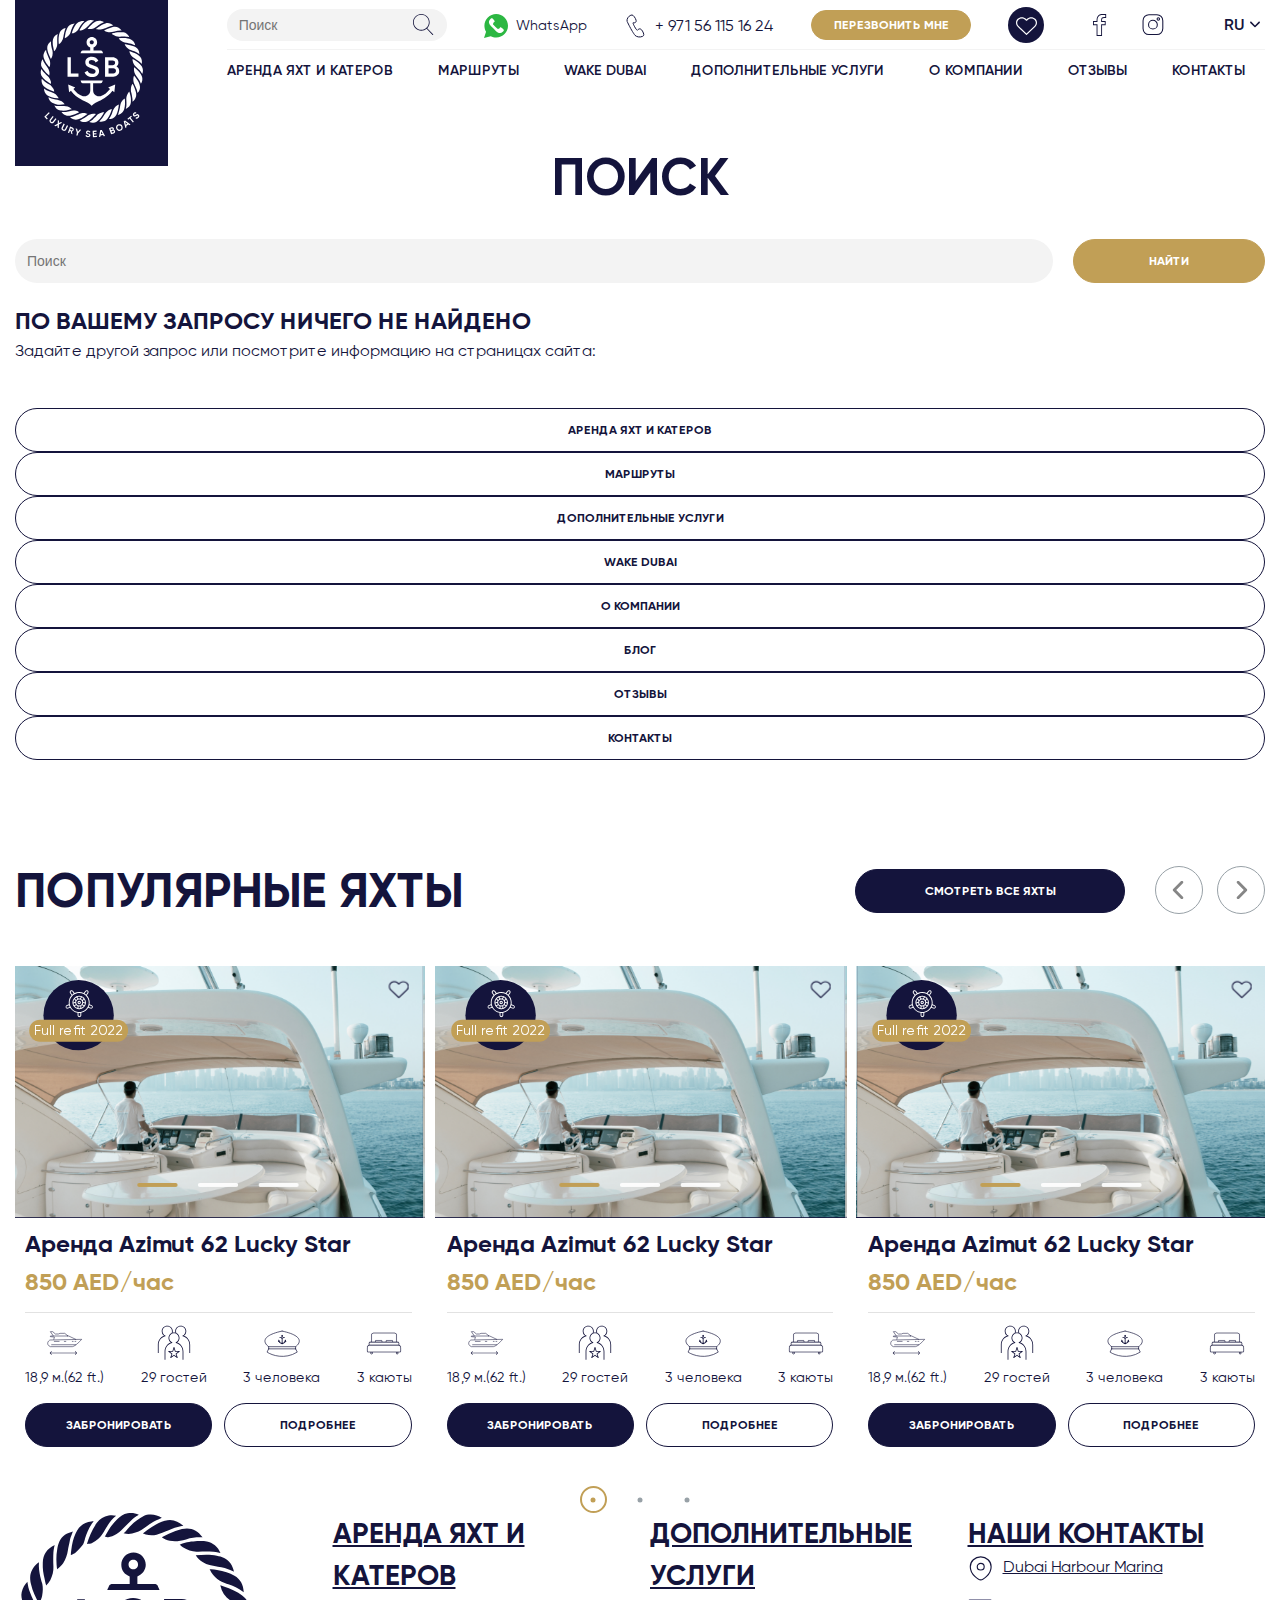
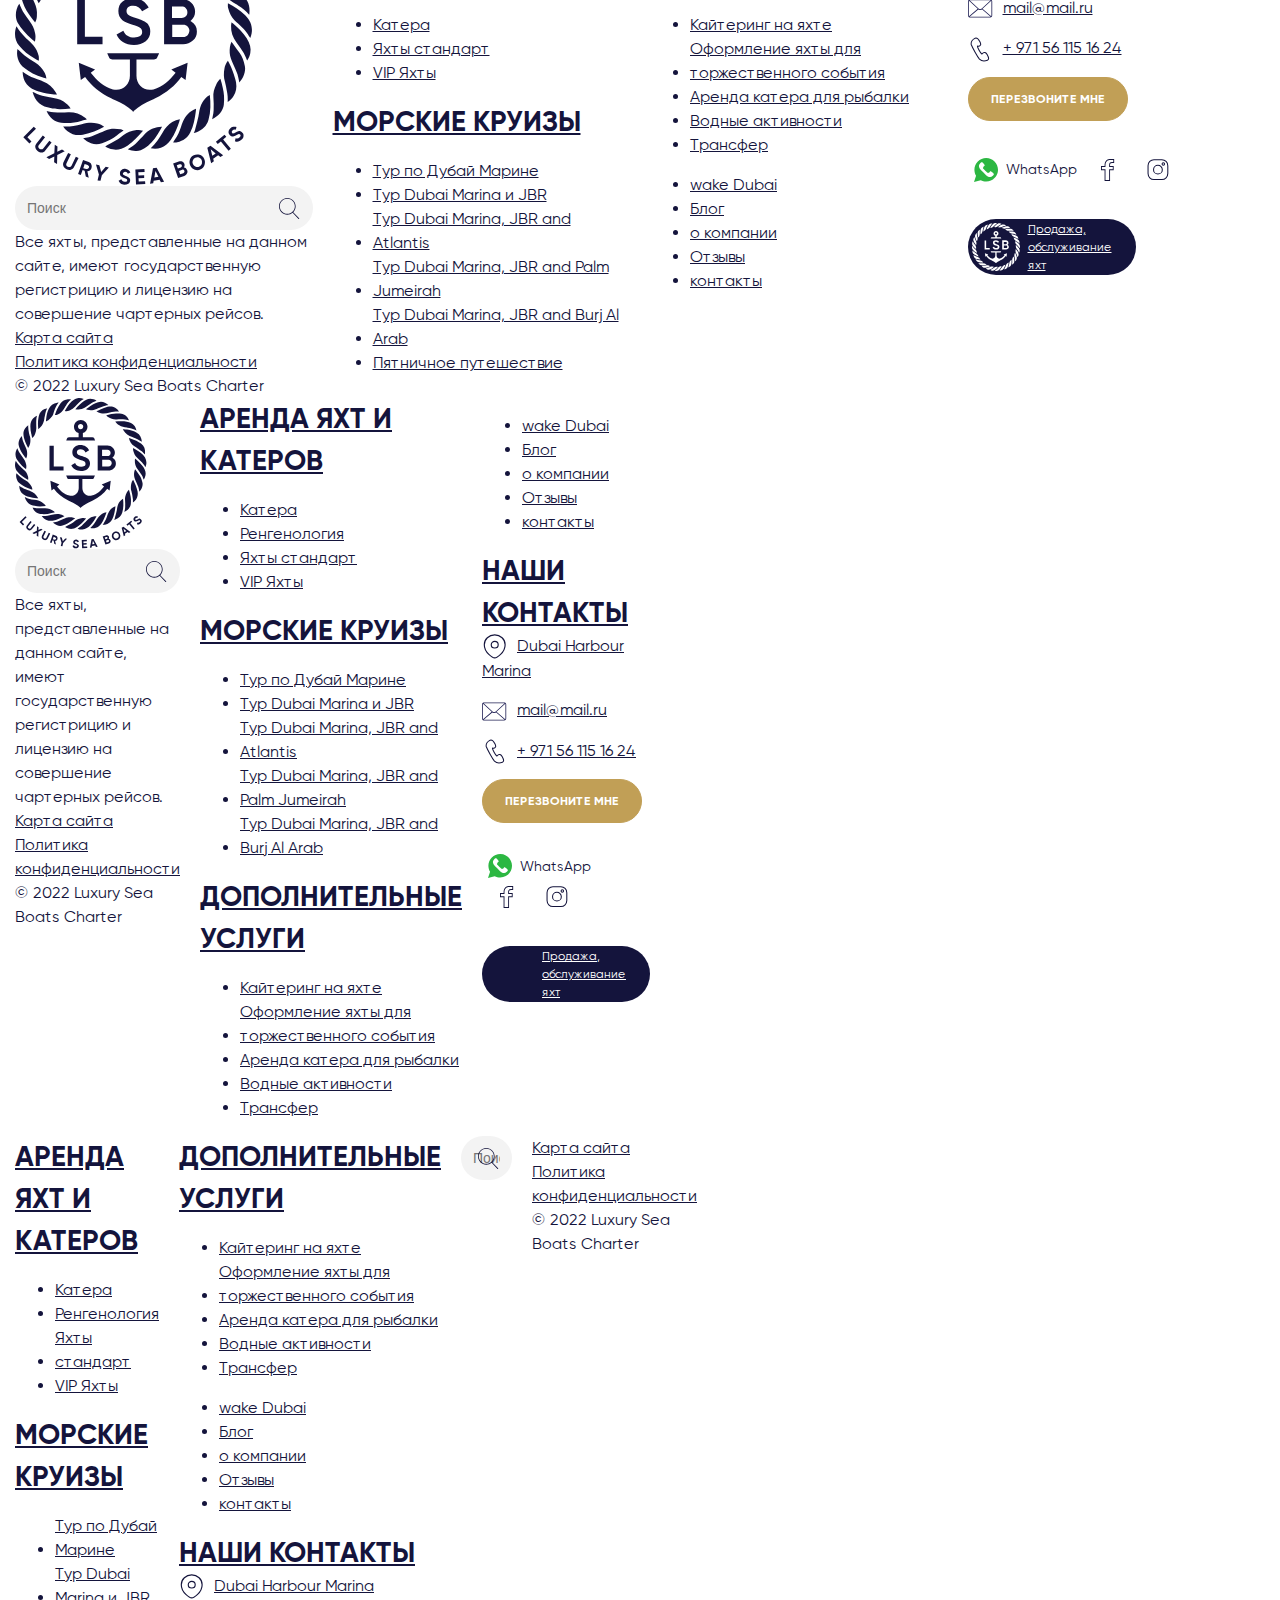
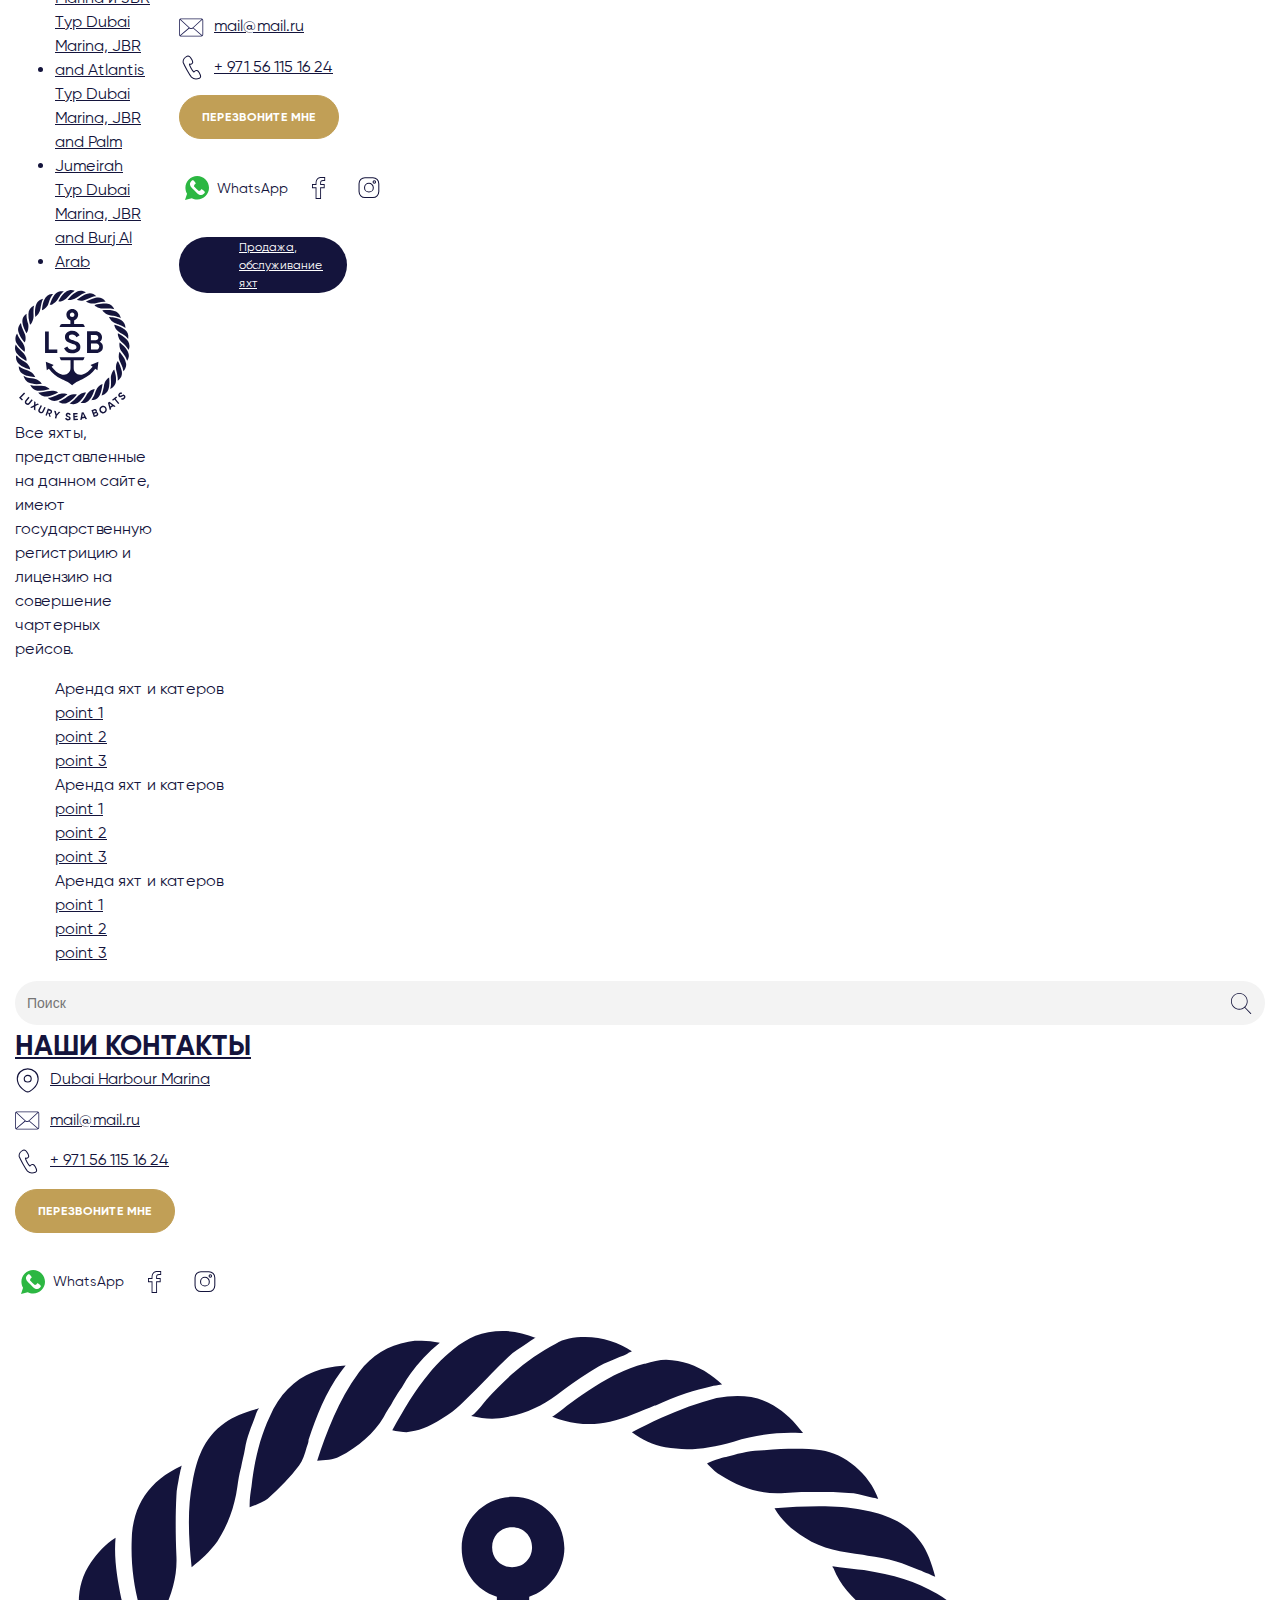
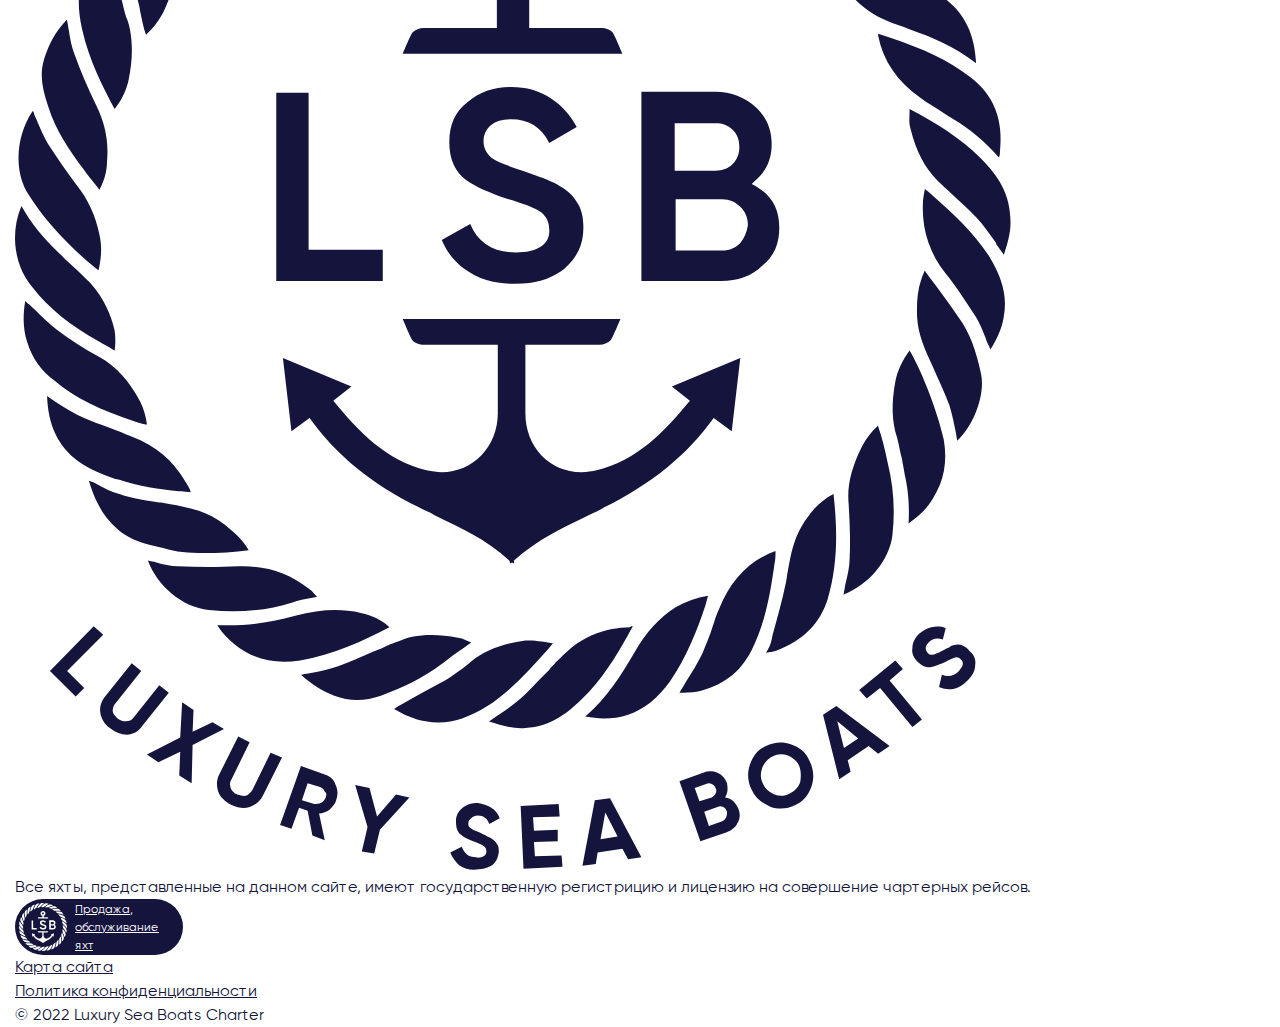
<file: html/pages/search/search-empty.html>
<!doctype html><html><head><meta charset="UTF-8"><meta name="viewport" content="width=device-width,initial-scale=1"><link href="/css/owl.carousel.css" type="text/css" rel="stylesheet"><link href="/css/air-datepicker.css" type="text/css" rel="stylesheet"><link href="/css/style.css" type="text/css" rel="stylesheet"><script src="/js/sourse/other-js/jquery-3.6.0.min.js" defer></script><script src="/js/sourse/other-js/air-datepicker.js" defer></script><script src="/js/sourse/other-js/jquery.mask.js" defer></script><script src="/js/sourse/other-js/owl.carousel.js" defer></script><script src="/js/sourse/other-js/owl.carousel2.thumbs.js" defer></script><script src="/js/common-dist.js" defer></script></head><body><div class="popup element-show menu-hamburger" data-element="0"><div class="popup-overlay popup-overlay-js"></div><div class="popup-container"><div class="close-btn close-btn_popup close-js"></div><div class="menu-tablet"><nav class="popup-nav"><h3><a href="#">Аренда яхт и катеров</a></h3><ul class="ln"><li><a href="#">Катера</a></li><li><a href="#">Яхты стандарт</a></li><li><a href="#">VIP Яхты</a></li></ul></nav><nav class="popup-nav"><h3><a href="#">Морские круизы</a></h3><ul class="ln"><li><a href="#">Тур по Дубай Марине</a></li><li><a href="#">Тур Dubai Marina и JBR</a></li><li><a href="#">Тур Dubai Marina, JBR and Atlantis</a></li><li><a href="#">Тур Dubai Marina, JBR and Palm Jumeirah</a></li><li><a href="#">Тур Dubai Marina, JBR and Burj Al Arab</a></li><li><a href="#">Плавательный тур</a></li><li><a href="#">Тур Dubai Water Canal</a></li><li><a href="#">Пятничное путешествие</a></li></ul></nav><nav class="popup-nav"><h3><a href="#">Морские круизы</a></h3><ul class="ln"><li><a href="#">Дополнительные услуги</a></li><li><a href="#">Оформление яхты для торжественного события</a></li><li><a href="#">Аренда катера для рыбалки</a></li><li><a href="#">Водные активности</a></li><li><a href="#">Трансфер</a></li></ul></nav><div class="search-main"><input class="input-search" type="text" placeholder="Поиск"><div class="search-ico"></div></div><div class="social-default"><a class="whatsapp-btn" href=""><i></i><span>WhatsApp</span></a><div class="social"><a class="social-ico--white" href="#"><img src="/images/social/facebook-blue.svg" alt=""><img class="ico-hover" src="/images/social/facebook-white.svg" alt=""></a><a class="social-ico--white" href="#"><img src="/images/social/instagram-blue.svg" alt=""><img class="ico-hover" src="/images/social/instagram-white.svg" alt=""></a></div></div><div class="popup-lang"><div class="language-select"><span>RU </span><i></i></div></div></div><div class="menu-mobile"><div class="menu-mobile-body"><nav class="popup-nav"><ul class="ln"><li><a href="#">Аренда яхт и катеров<i></i></a></li><li><a href="#">МАРШРУТЫ</a></li><li><a href="#">wake Dubai</a></li><li><a href="#">Дополнительные услуги<i></i></a></li><li><a href="#">о компании<i></i></a><ul><li><a href="#">О нас</a></li><li><a href="#">Блог</a></li><li><a href="#">О нас</a></li><li><a href="#">Блог</a></li></ul></li><li><a href="#">отзывы</a></li><li><a href="#">контакты</a></li></ul></nav></div><div class="search-main"><input class="input-search" type="text" placeholder="Поиск"><div class="search-ico"></div></div><div class="menu-footer"><div class="menu-footer-item"><a class="phone-btn" href="#"><i></i><span>+ 971 56 115 16 24</span></a></div><div class="menu-footer-item"><a class="btn-header btn btn--yellow element-btn" data-element="1" href="#">Перезвонить мне</a></div><div class="menu-footer-item social-default"><a class="whatsapp-btn" href=""><i></i><span>WhatsApp</span></a><div class="social"><a class="social-ico--white" href="#"><img src="/images/social/facebook-blue.svg" alt=""><img class="ico-hover" src="/images/social/facebook-white.svg" alt=""></a><a class="social-ico--white" href="#"><img src="/images/social/instagram-blue.svg" alt=""><img class="ico-hover" src="/images/social/instagram-white.svg" alt=""></a></div></div><div class="menu-footer-item"><div class="popup-lang"><div class="language-select"><span>RU </span><i></i></div></div></div></div></div></div></div><div class="popup element-show" data-element="1"><div class="popup-overlay popup-overlay-js"></div><div class="popup-container"><div class="close-btn close-btn_popup close-js"></div><div class="form-default"><h3>ПОЛУЧИТЬ КОНСУЛЬТАЦИЮ</h3><div class="popup-hint">Оставьте заявку, и мы свяжемся с вами в ближайшее время</div><div class="form"><div class="input-box-phone input-box"><div class="country-select"><span class="country-select-box"><div class="rus-flag"></div><em>+7</em><i></i></span><ul class="ln"><li class="rus-select"><div class="rus-flag"></div><em>+7</em></li><li class="oae-select"><div class="oae-flag"></div><em>+971</em></li></ul></div><input class="input-decorate phone-mask-choise" type="text" id="phone" onkeypress="return event.charCode &gt;= 48 &amp;&amp; event.charCode &lt;= 57"> <label class="label-animate" for="phone">номер телефона*</label></div><div class="checkbox agreement"><label>Согласен (на) на обработку <a href="#">персональных данных </a><input type="checkbox" checked><span></span></label></div><div class="form-btn-container col-12"><input class="btn btn--yellow" type="submit" value="отправить"></div></div></div></div></div><header><div class="main-grid line-header"><div class="col-xs-4 call-mobile-container vertical-align"><div class="call-mobile-btn"></div></div><div class="col-2 col-xs-4 logo-container"><a class="logo" href="#"><img src="/images/logo.svg" alt=""></a></div><div class="col-10 col-xs-4 line-top-container vertical-align"><div class="search-main"><input class="input-search input-search-ajax" type="text" placeholder="Поиск"><div class="search-ico"></div><div class="search-popup"></div></div><div><a class="whatsapp-btn" href=""><i></i><span>WhatsApp</span></a></div><div><a class="phone-btn" href="#"><i></i><span>+ 971 56 115 16 24</span></a></div><div><a class="btn-header btn btn--yellow element-btn" data-element="1" href="#">Перезвонить мне</a></div><div><a class="liked-btn" href="#"><span>10</span></a></div><div class="social"><a class="social-ico--white" href="#"><img src="/images/social/facebook-blue.svg" alt=""><img class="ico-hover" src="/images/social/facebook-white.svg" alt=""></a><a class="social-ico--white" href="#"><img src="/images/social/instagram-blue.svg" alt=""><img class="ico-hover" src="/images/social/instagram-white.svg" alt=""></a></div><div class="hamburger-btn"></div><div class="language-select"><span>RU </span><i></i></div><div class="border-header"></div></div></div><div class="main-grid line-header line-header-nav"><div class="col-2"></div><div class="vertical-align col-10"><nav class="nav-header"><ul class="ln"><li><a href="#">Аренда яхт и катеров<i></i></a></li><li><a href="#">МАРШРУТЫ</a></li><li><a href="#">wake Dubai</a></li><li><a href="#">Дополнительные услуги<i></i></a></li><li><a href="#">о компании<i></i></a><ul><li><a href="#">О нас</a></li><li><a href="#">Блог</a></li><li><a href="#">О нас</a></li><li><a href="#">Блог</a></li></ul></li><li><a href="#">отзывы</a></li><li><a href="#">контакты</a></li></ul></nav></div></div></header></body></html><div class="stub"></div><div class="main-full"><div class="breadcrumbs"><a href="#">Главная</a><em>/</em><span>Поиск</span></div></div><div class="content"><div class="main-full"><h1>Поиск</h1></div><div class="main-grid search-panel"><div class="col-10"><input class="input-search" type="text" placeholder="Поиск"></div><div class="col-2"><a class="btn btn--yellow btn-search" href="#">Найти</a></div><div class="col-12"><h3>По вашему запросу ничего не найдено</h3><div class="hint">Задайте другой запрос или посмотрите информацию на страницах сайта:</div></div><div class="col-12 search-tags"><a class="btn btn--blue-border" href="#">АРЕНДА ЯХТ И КАТЕРОВ </a><a class="btn btn--blue-border" href="#">МАРШРУТЫ</a><a class="btn btn--blue-border" href="#">ДОПОЛНИТЕЛЬНЫЕ УСЛУГИ</a><a class="btn btn--blue-border" href="#">WAKE DUBAI</a><a class="btn btn--blue-border" href="#">О КОМПАНИИ </a><a class="btn btn--blue-border" href="#">блог</a><a class="btn btn--blue-border" href="#">отзывы</a><a class="btn btn--blue-border" href="#">контакты</a></div></div><section class="yachts-home owl-home"><div class="main-full"><div class="head-section"><h2><span>Популярные яхты</span></h2><div class="btn-container"><a class="btn btn--blue" href="#">Смотреть все яхты</a></div><div class="stab-arrow"></div></div></div><div class="main-full owl-second owl-carousel"><div class="yachts-item col-4"><div class="yachts-item-img"><div class="yachts-item-img-owl owl-carousel"><div class="yachts-img img-cover"><img src="/images/main-bg.jpg" alt=""></div><div class="yachts-img img-cover"><img src="/images/main-bg.jpg" alt=""></div><div class="yachts-img img-cover"><img src="/images/main-bg.jpg" alt=""></div></div><div class="yachts-logo"><span>Full refit 2022</span></div><div class="yachts-item-liked"></div></div><div class="yachts-item-info"><h3><a href="#">Аренда Azimut 62 Lucky Star</a></h3><ul class="ln yachts-item-description"><li><b>Назначение:</b><div>Круизы по Дубаю, вечеринки, рекреационная деятельность</div></li><li><b>Вервь:</b><div>Azimut, Италия</div></li></ul><div class="yachts-item-price">850 AED/час</div><div class="yachts-item-adv"><div class="yachts-adv-icons"><div class="yachts-adv-icon yachts-adv-icon-1"></div><span>18,9 м.(62 ft.)</span></div><div class="yachts-adv-icons"><div class="yachts-adv-icon yachts-adv-icon-2"></div><span>29 гостей</span></div><div class="yachts-adv-icons"><div class="yachts-adv-icon yachts-adv-icon-3"></div><span>3 человека</span></div><div class="yachts-adv-icons"><div class="yachts-adv-icon yachts-adv-icon-4"></div><span>3 каюты</span></div></div><div class="btn-yachts-container"><a class="btn btn--blue" href="#">Забронировать</a><a class="btn btn--blue-border" href="#">Подробнее</a></div></div></div><div class="yachts-item col-4"><div class="yachts-item-img"><div class="yachts-item-img-owl owl-carousel"><div class="yachts-img img-cover"><img src="/images/main-bg.jpg" alt=""></div><div class="yachts-img img-cover"><img src="/images/main-bg.jpg" alt=""></div><div class="yachts-img img-cover"><img src="/images/main-bg.jpg" alt=""></div></div><div class="yachts-logo"><span>Full refit 2022</span></div><div class="yachts-item-liked"></div></div><div class="yachts-item-info"><h3><a href="#">Аренда Azimut 62 Lucky Star</a></h3><ul class="ln yachts-item-description"><li><b>Назначение:</b><div>Круизы по Дубаю, вечеринки, рекреационная деятельность</div></li><li><b>Вервь:</b><div>Azimut, Италия</div></li></ul><div class="yachts-item-price">850 AED/час</div><div class="yachts-item-adv"><div class="yachts-adv-icons"><div class="yachts-adv-icon yachts-adv-icon-1"></div><span>18,9 м.(62 ft.)</span></div><div class="yachts-adv-icons"><div class="yachts-adv-icon yachts-adv-icon-2"></div><span>29 гостей</span></div><div class="yachts-adv-icons"><div class="yachts-adv-icon yachts-adv-icon-3"></div><span>3 человека</span></div><div class="yachts-adv-icons"><div class="yachts-adv-icon yachts-adv-icon-4"></div><span>3 каюты</span></div></div><div class="btn-yachts-container"><a class="btn btn--blue" href="#">Забронировать</a><a class="btn btn--blue-border" href="#">Подробнее</a></div></div></div><div class="yachts-item col-4"><div class="yachts-item-img"><div class="yachts-item-img-owl owl-carousel"><div class="yachts-img img-cover"><img src="/images/main-bg.jpg" alt=""></div><div class="yachts-img img-cover"><img src="/images/main-bg.jpg" alt=""></div><div class="yachts-img img-cover"><img src="/images/main-bg.jpg" alt=""></div></div><div class="yachts-logo"><span>Full refit 2022</span></div><div class="yachts-item-liked"></div></div><div class="yachts-item-info"><h3><a href="#">Аренда Azimut 62 Lucky Star</a></h3><ul class="ln yachts-item-description"><li><b>Назначение:</b><div>Круизы по Дубаю, вечеринки, рекреационная деятельность</div></li><li><b>Вервь:</b><div>Azimut, Италия</div></li></ul><div class="yachts-item-price">850 AED/час</div><div class="yachts-item-adv"><div class="yachts-adv-icons"><div class="yachts-adv-icon yachts-adv-icon-1"></div><span>18,9 м.(62 ft.)</span></div><div class="yachts-adv-icons"><div class="yachts-adv-icon yachts-adv-icon-2"></div><span>29 гостей</span></div><div class="yachts-adv-icons"><div class="yachts-adv-icon yachts-adv-icon-3"></div><span>3 человека</span></div><div class="yachts-adv-icons"><div class="yachts-adv-icon yachts-adv-icon-4"></div><span>3 каюты</span></div></div><div class="btn-yachts-container"><a class="btn btn--blue" href="#">Забронировать</a><a class="btn btn--blue-border" href="#">Подробнее</a></div></div></div><div class="yachts-item col-4"><div class="yachts-item-img"><div class="yachts-item-img-owl owl-carousel"><div class="yachts-img img-cover"><img src="/images/main-bg.jpg" alt=""></div><div class="yachts-img img-cover"><img src="/images/main-bg.jpg" alt=""></div><div class="yachts-img img-cover"><img src="/images/main-bg.jpg" alt=""></div></div><div class="yachts-logo"><span>Full refit 2022</span></div><div class="yachts-item-liked"></div></div><div class="yachts-item-info"><h3><a href="#">Аренда Azimut 62 Lucky Star</a></h3><ul class="ln yachts-item-description"><li><b>Назначение:</b><div>Круизы по Дубаю, вечеринки, рекреационная деятельность</div></li><li><b>Вервь:</b><div>Azimut, Италия</div></li></ul><div class="yachts-item-price">850 AED/час</div><div class="yachts-item-adv"><div class="yachts-adv-icons"><div class="yachts-adv-icon yachts-adv-icon-1"></div><span>18,9 м.(62 ft.)</span></div><div class="yachts-adv-icons"><div class="yachts-adv-icon yachts-adv-icon-2"></div><span>29 гостей</span></div><div class="yachts-adv-icons"><div class="yachts-adv-icon yachts-adv-icon-3"></div><span>3 человека</span></div><div class="yachts-adv-icons"><div class="yachts-adv-icon yachts-adv-icon-4"></div><span>3 каюты</span></div></div><div class="btn-yachts-container"><a class="btn btn--blue" href="#">Забронировать</a><a class="btn btn--blue-border" href="#">Подробнее</a></div></div></div><div class="yachts-item col-4"><div class="yachts-item-img"><div class="yachts-item-img-owl owl-carousel"><div class="yachts-img img-cover"><img src="/images/main-bg.jpg" alt=""></div><div class="yachts-img img-cover"><img src="/images/main-bg.jpg" alt=""></div><div class="yachts-img img-cover"><img src="/images/main-bg.jpg" alt=""></div></div><div class="yachts-logo"><span>Full refit 2022</span></div><div class="yachts-item-liked"></div></div><div class="yachts-item-info"><h3><a href="#">Аренда Azimut 62 Lucky Star</a></h3><ul class="ln yachts-item-description"><li><b>Назначение:</b><div>Круизы по Дубаю, вечеринки, рекреационная деятельность</div></li><li><b>Вервь:</b><div>Azimut, Италия</div></li></ul><div class="yachts-item-price">850 AED/час</div><div class="yachts-item-adv"><div class="yachts-adv-icons"><div class="yachts-adv-icon yachts-adv-icon-1"></div><span>18,9 м.(62 ft.)</span></div><div class="yachts-adv-icons"><div class="yachts-adv-icon yachts-adv-icon-2"></div><span>29 гостей</span></div><div class="yachts-adv-icons"><div class="yachts-adv-icon yachts-adv-icon-3"></div><span>3 человека</span></div><div class="yachts-adv-icons"><div class="yachts-adv-icon yachts-adv-icon-4"></div><span>3 каюты</span></div></div><div class="btn-yachts-container"><a class="btn btn--blue" href="#">Забронировать</a><a class="btn btn--blue-border" href="#">Подробнее</a></div></div></div><div class="yachts-item col-4"><div class="yachts-item-img"><div class="yachts-item-img-owl owl-carousel"><div class="yachts-img img-cover"><img src="/images/main-bg.jpg" alt=""></div><div class="yachts-img img-cover"><img src="/images/main-bg.jpg" alt=""></div><div class="yachts-img img-cover"><img src="/images/main-bg.jpg" alt=""></div></div><div class="yachts-logo"><span>Full refit 2022</span></div><div class="yachts-item-liked"></div></div><div class="yachts-item-info"><h3><a href="#">Аренда Azimut 62 Lucky Star</a></h3><ul class="ln yachts-item-description"><li><b>Назначение:</b><div>Круизы по Дубаю, вечеринки, рекреационная деятельность</div></li><li><b>Вервь:</b><div>Azimut, Италия</div></li></ul><div class="yachts-item-price">850 AED/час</div><div class="yachts-item-adv"><div class="yachts-adv-icons"><div class="yachts-adv-icon yachts-adv-icon-1"></div><span>18,9 м.(62 ft.)</span></div><div class="yachts-adv-icons"><div class="yachts-adv-icon yachts-adv-icon-2"></div><span>29 гостей</span></div><div class="yachts-adv-icons"><div class="yachts-adv-icon yachts-adv-icon-3"></div><span>3 человека</span></div><div class="yachts-adv-icons"><div class="yachts-adv-icon yachts-adv-icon-4"></div><span>3 каюты</span></div></div><div class="btn-yachts-container"><a class="btn btn--blue" href="#">Забронировать</a><a class="btn btn--blue-border" href="#">Подробнее</a></div></div></div><div class="yachts-item col-4"><div class="yachts-item-img"><div class="yachts-item-img-owl owl-carousel"><div class="yachts-img img-cover"><img src="/images/main-bg.jpg" alt=""></div><div class="yachts-img img-cover"><img src="/images/main-bg.jpg" alt=""></div><div class="yachts-img img-cover"><img src="/images/main-bg.jpg" alt=""></div></div><div class="yachts-logo"><span>Full refit 2022</span></div><div class="yachts-item-liked"></div></div><div class="yachts-item-info"><h3><a href="#">Аренда Azimut 62 Lucky Star</a></h3><ul class="ln yachts-item-description"><li><b>Назначение:</b><div>Круизы по Дубаю, вечеринки, рекреационная деятельность</div></li><li><b>Вервь:</b><div>Azimut, Италия</div></li></ul><div class="yachts-item-price">850 AED/час</div><div class="yachts-item-adv"><div class="yachts-adv-icons"><div class="yachts-adv-icon yachts-adv-icon-1"></div><span>18,9 м.(62 ft.)</span></div><div class="yachts-adv-icons"><div class="yachts-adv-icon yachts-adv-icon-2"></div><span>29 гостей</span></div><div class="yachts-adv-icons"><div class="yachts-adv-icon yachts-adv-icon-3"></div><span>3 человека</span></div><div class="yachts-adv-icons"><div class="yachts-adv-icon yachts-adv-icon-4"></div><span>3 каюты</span></div></div><div class="btn-yachts-container"><a class="btn btn--blue" href="#">Забронировать</a><a class="btn btn--blue-border" href="#">Подробнее</a></div></div></div></div></section></div><footer class="footer-lg"><div class="main-grid"><div class="col-3 logo-container"><a class="logo" href="./index.html"><img src="/images/logo-footer.svg"></a><div class="search-main"><input class="input-search" type="text" placeholder="Поиск"><div class="search-ico"></div></div><div class="logo-text">Все яхты, представленные на данном сайте, имеют государственную регистрицию и лицензию на совершение чартерных рейсов.</div><ul class="footer-links ln"><li><a href="#">Карта сайта</a></li><li><a href="#">Политика конфиденциальности</a></li><li>© 2022 Luxury Sea Boats Charter</li></ul></div><div class="col-3 nav-1-container"><div class="nav"><h3><a href="#">Аренда яхт и катеров</a></h3><ul><li><a href="#">Катера</a></li><li><a href="#">Яхты стандарт</a></li><li><a href="#">VIP Яхты</a></li></ul></div><div class="nav"><h3><a href="#">Морские круизы</a></h3><ul><li><a href="#">Тур по Дубай Марине</a></li><li><a href="#">Тур Dubai Marina и JBR</a></li><li><a href="#">Тур Dubai Marina, JBR and Atlantis</a></li><li><a href="#">Тур Dubai Marina, JBR and Palm Jumeirah</a></li><li><a href="#">Тур Dubai Marina, JBR and Burj Al Arab</a></li><li><a href="#">Пятничное путешествие</a></li></ul></div></div><div class="col-3 nav-2-container"><div class="nav"><h3><a href="#">Дополнительные услуги</a></h3><ul><li><a href="#">Кайтеринг на яхте</a></li><li><a href="#">Оформление яхты для торжественного события</a></li><li><a href="#">Аренда катера для рыбалки</a></li><li><a href="#">Водные активности</a></li><li><a href="#">Трансфер</a></li></ul></div><div class="nav nav-second"><ul><li><a href="#">wake Dubai</a></li><li><a href="#">Блог</a></li><li><a href="#">о компании</a></li><li><a href="#">Отзывы</a></li><li><a href="#">контакты</a></li></ul></div></div><div class="col-3 feedback"><h3><a href="#">Наши Контакты</a></h3><div class="feedback-footer-marker feedback-footer-item"><a href="#"><i></i><span>Dubai Harbour Marina</span></a></div><div class="feedback-footer-mail feedback-footer-item"><a href="#"><i></i><span>mail@mail.ru</span></a></div><div class="feedback-footer-phone feedback-footer-item"><a href="#"><i></i><span>+ 971 56 115 16 24</span></a></div><div class="btn-container"><a class="btn btn--yellow btn-element element-btn" href="#" data-element="1"><span>перезвоните мне</span><i></i></a></div><div class="social-default"><a class="whatsapp-btn" href=""><i></i><span>WhatsApp</span></a><div class="social"><a class="social-ico--white" href="#"><img src="/images/social/facebook-blue.svg" alt=""><img class="ico-hover" src="/images/social/facebook-white.svg" alt=""></a><a class="social-ico--white" href="#"><img src="/images/social/instagram-blue.svg" alt=""><img class="ico-hover" src="/images/social/instagram-white.svg" alt=""></a></div></div><a class="btn-new-site" href="#"><i></i><span>Продажа, обслуживание яхт</span></a></div></div></footer><footer class="footer-md"><div class="main-grid"><div class="col-md-4 logo-container"><a class="logo" href="./index.html"><img src="/images/logo-footer.svg"></a><div class="search-main"><input class="input-search" type="text" placeholder="Поиск"><div class="search-ico"></div></div><div class="logo-text">Все яхты, представленные на данном сайте, имеют государственную регистрицию и лицензию на совершение чартерных рейсов.</div><ul class="footer-links ln"><li><a href="#">Карта сайта</a></li><li><a href="#">Политика конфиденциальности</a></li><li>© 2022 Luxury Sea Boats Charter</li></ul></div><div class="col-md-4 nav-1-container"><div class="nav"><h3><a href="#">Аренда яхт и катеров</a></h3><ul><li><a href="#">Катера</a></li><li><a href="#">Ренгенология</a></li><li><a href="#">Яхты стандарт</a></li><li><a href="#">VIP Яхты</a></li></ul></div><div class="nav"><h3><a href="#">Морские круизы</a></h3><ul><li><a href="#">Тур по Дубай Марине</a></li><li><a href="#">Тур Dubai Marina и JBR</a></li><li><a href="#">Тур Dubai Marina, JBR and Atlantis</a></li><li><a href="#">Тур Dubai Marina, JBR and Palm Jumeirah</a></li><li><a href="#">Тур Dubai Marina, JBR and Burj Al Arab</a></li></ul></div><div class="nav"><h3><a href="#">Дополнительные услуги</a></h3><ul><li><a href="#">Кайтеринг на яхте</a></li><li><a href="#">Оформление яхты для торжественного события</a></li><li><a href="#">Аренда катера для рыбалки</a></li><li><a href="#">Водные активности</a></li><li><a href="#">Трансфер</a></li></ul></div></div><div class="col-md-3 nav-2-container"><div class="nav nav-second"><ul><li><a href="#">wake Dubai</a></li><li><a href="#">Блог</a></li><li><a href="#">о компании</a></li><li><a href="#">Отзывы</a></li><li><a href="#">контакты</a></li></ul></div><div class="feedback"><h3><a href="#">Наши Контакты</a></h3><div class="feedback-footer-marker feedback-footer-item"><a href="#"><i></i><span>Dubai Harbour Marina</span></a></div><div class="feedback-footer-mail feedback-footer-item"><a href="#"><i></i><span>mail@mail.ru</span></a></div><div class="feedback-footer-phone feedback-footer-item"><a href="#"><i></i><span>+ 971 56 115 16 24</span></a></div><div class="btn-container"><a class="btn btn--yellow btn-element element-btn" href="#" data-element="1"><span>перезвоните мне</span><i></i></a></div><div class="social-default"><a class="whatsapp-btn" href=""><i></i><span>WhatsApp</span></a><div class="social"><a class="social-ico--white" href="#"><img src="/images/social/facebook-blue.svg" alt=""><img class="ico-hover" src="/images/social/facebook-white.svg" alt=""></a><a class="social-ico--white" href="#"><img src="/images/social/instagram-blue.svg" alt=""><img class="ico-hover" src="/images/social/instagram-white.svg" alt=""></a></div></div><a class="btn-new-site" href="#"><span>Продажа, обслуживание яхт</span></a></div></div></div></footer><footer class="footer-sm"><div class="main-grid"><div class="col-sm-6 nav-1-container"><div class="nav"><h3><a href="#">Аренда яхт и катеров</a></h3><ul><li><a href="#">Катера</a></li><li><a href="#">Ренгенология</a></li><li><a href="#">Яхты стандарт</a></li><li><a href="#">VIP Яхты</a></li></ul></div><div class="nav"><h3><a href="#">Морские круизы</a></h3><ul><li><a href="#">Тур по Дубай Марине</a></li><li><a href="#">Тур Dubai Marina и JBR</a></li><li><a href="#">Тур Dubai Marina, JBR and Atlantis</a></li><li><a href="#">Тур Dubai Marina, JBR and Palm Jumeirah</a></li><li><a href="#">Тур Dubai Marina, JBR and Burj Al Arab</a></li></ul></div><a class="logo" href="./index.html"><img src="/images/logo-footer.svg"></a><div class="logo-text">Все яхты, представленные на данном сайте, имеют государственную регистрицию и лицензию на совершение чартерных рейсов.</div></div><div class="col-sm-6"><div class="nav"><h3><a href="#">Дополнительные услуги</a></h3><ul><li><a href="#">Кайтеринг на яхте</a></li><li><a href="#">Оформление яхты для торжественного события</a></li><li><a href="#">Аренда катера для рыбалки</a></li><li><a href="#">Водные активности</a></li><li><a href="#">Трансфер</a></li></ul></div><div class="nav nav-second"><ul><li><a href="#">wake Dubai</a></li><li><a href="#">Блог</a></li><li><a href="#">о компании</a></li><li><a href="#">Отзывы</a></li><li><a href="#">контакты</a></li></ul></div><div class="feedback"><h3><a href="#">Наши Контакты</a></h3><div class="feedback-footer-marker feedback-footer-item"><a href="#"><i></i><span>Dubai Harbour Marina</span></a></div><div class="feedback-footer-mail feedback-footer-item"><a href="#"><i></i><span>mail@mail.ru</span></a></div><div class="feedback-footer-phone feedback-footer-item"><a href="#"><i></i><span>+ 971 56 115 16 24</span></a></div><div class="btn-container"><a class="btn btn--yellow btn-element element-btn" href="#" data-element="1"><span>перезвоните мне</span><i></i></a></div><div class="social-default"><a class="whatsapp-btn" href=""><i></i><span>WhatsApp</span></a><div class="social"><a class="social-ico--white" href="#"><img src="/images/social/facebook-blue.svg" alt=""><img class="ico-hover" src="/images/social/facebook-white.svg" alt=""></a><a class="social-ico--white" href="#"><img src="/images/social/instagram-blue.svg" alt=""><img class="ico-hover" src="/images/social/instagram-white.svg" alt=""></a></div></div><a class="btn-new-site" href="#"><span>Продажа, обслуживание яхт</span></a></div></div><div class="col-sm-12"><div class="search-main"><input class="input-search" type="text" placeholder="Поиск"><div class="search-ico"></div></div></div><div class="col-sm-12"><ul class="footer-links ln"><li><a href="#">Карта сайта</a></li><li><a href="#">Политика конфиденциальности</a></li><li>© 2022 Luxury Sea Boats Charter</li></ul></div></div></footer><footer class="footer-xs"><div class="main-full"><ul class="footer-hidden-nav"><li class="ln"><span>Аренда яхт и катеров</span><i></i><ul class="ln"><li><a href="#">point 1</a></li><li><a href="#">point 2</a></li><li><a href="#">point 3</a></li></ul></li><li class="ln"><span>Аренда яхт и катеров</span><i></i><ul class="ln"><li><a href="#">point 1</a></li><li><a href="#">point 2</a></li><li><a href="#">point 3</a></li></ul></li><li class="ln"><span>Аренда яхт и катеров</span><i></i><ul class="ln"><li><a href="#">point 1</a></li><li><a href="#">point 2</a></li><li><a href="#">point 3</a></li></ul></li></ul><div class="search-main"><input class="input-search" type="text" placeholder="Поиск"><div class="search-ico"></div></div><div class="feedback"><h3><a href="#">Наши Контакты</a></h3><div class="feedback-footer-marker feedback-footer-item"><a href="#"><i></i><span>Dubai Harbour Marina</span></a></div><div class="feedback-footer-mail feedback-footer-item"><a href="#"><i></i><span>mail@mail.ru</span></a></div><div class="feedback-footer-phone feedback-footer-item"><a href="#"><i></i><span>+ 971 56 115 16 24</span></a></div><div class="btn-container"><a class="btn btn--yellow btn-element element-btn" href="#" data-element="1"><span>перезвоните мне</span><i></i></a></div><div class="social-default"><a class="whatsapp-btn" href=""><i></i><span>WhatsApp</span></a><div class="social"><a class="social-ico--white" href="#"><img src="/images/social/facebook-blue.svg" alt=""><img class="ico-hover" src="/images/social/facebook-white.svg" alt=""></a><a class="social-ico--white" href="#"><img src="/images/social/instagram-blue.svg" alt=""><img class="ico-hover" src="/images/social/instagram-white.svg" alt=""></a></div></div></div><div class="nav-1-container"><a class="logo" href="./index.html"><img src="/images/logo-footer.svg"></a></div><div class="logo-text">Все яхты, представленные на данном сайте, имеют государственную регистрицию и лицензию на совершение чартерных рейсов.</div><a class="btn-new-site" href="#"><i></i><span>Продажа, обслуживание яхт</span></a><ul class="footer-links ln"><li><a href="#">Карта сайта</a></li><li><a href="#">Политика конфиденциальности</a></li><li>© 2022 Luxury Sea Boats Charter</li></ul></div></footer>
</file>
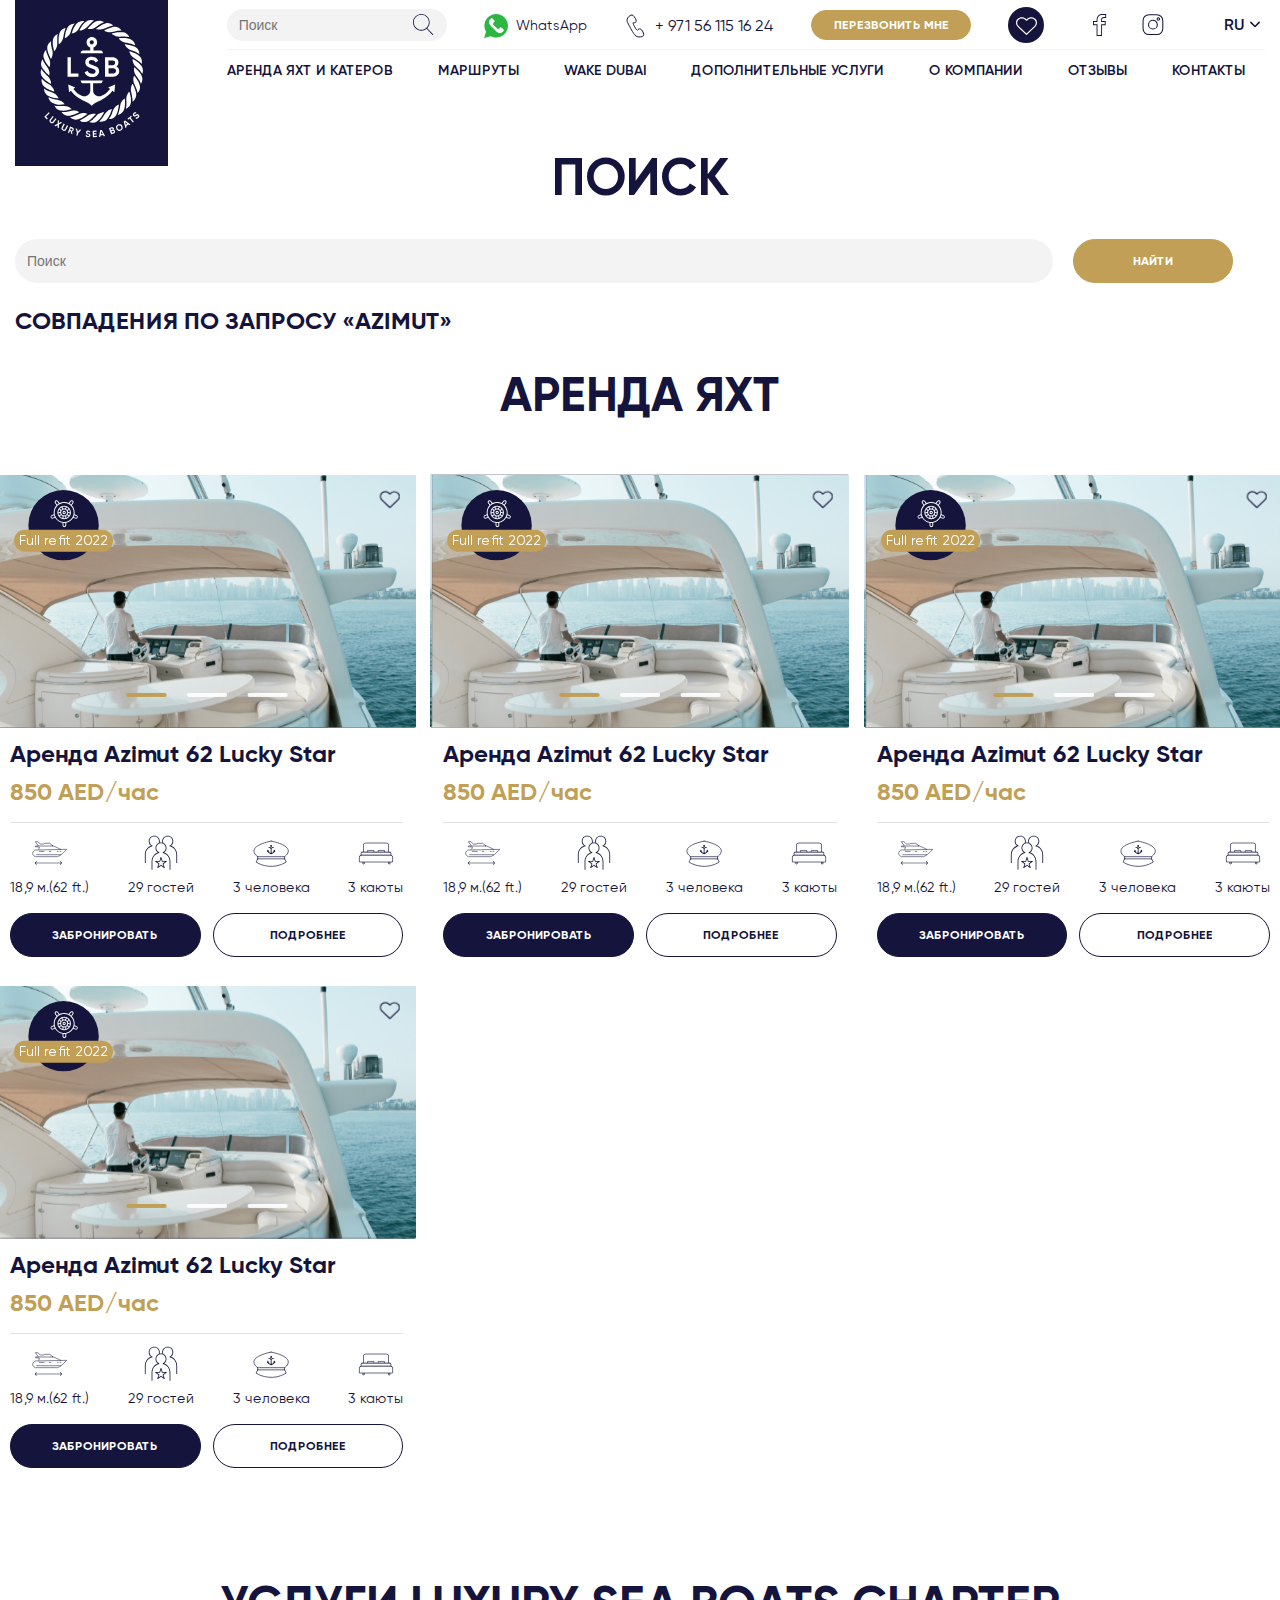
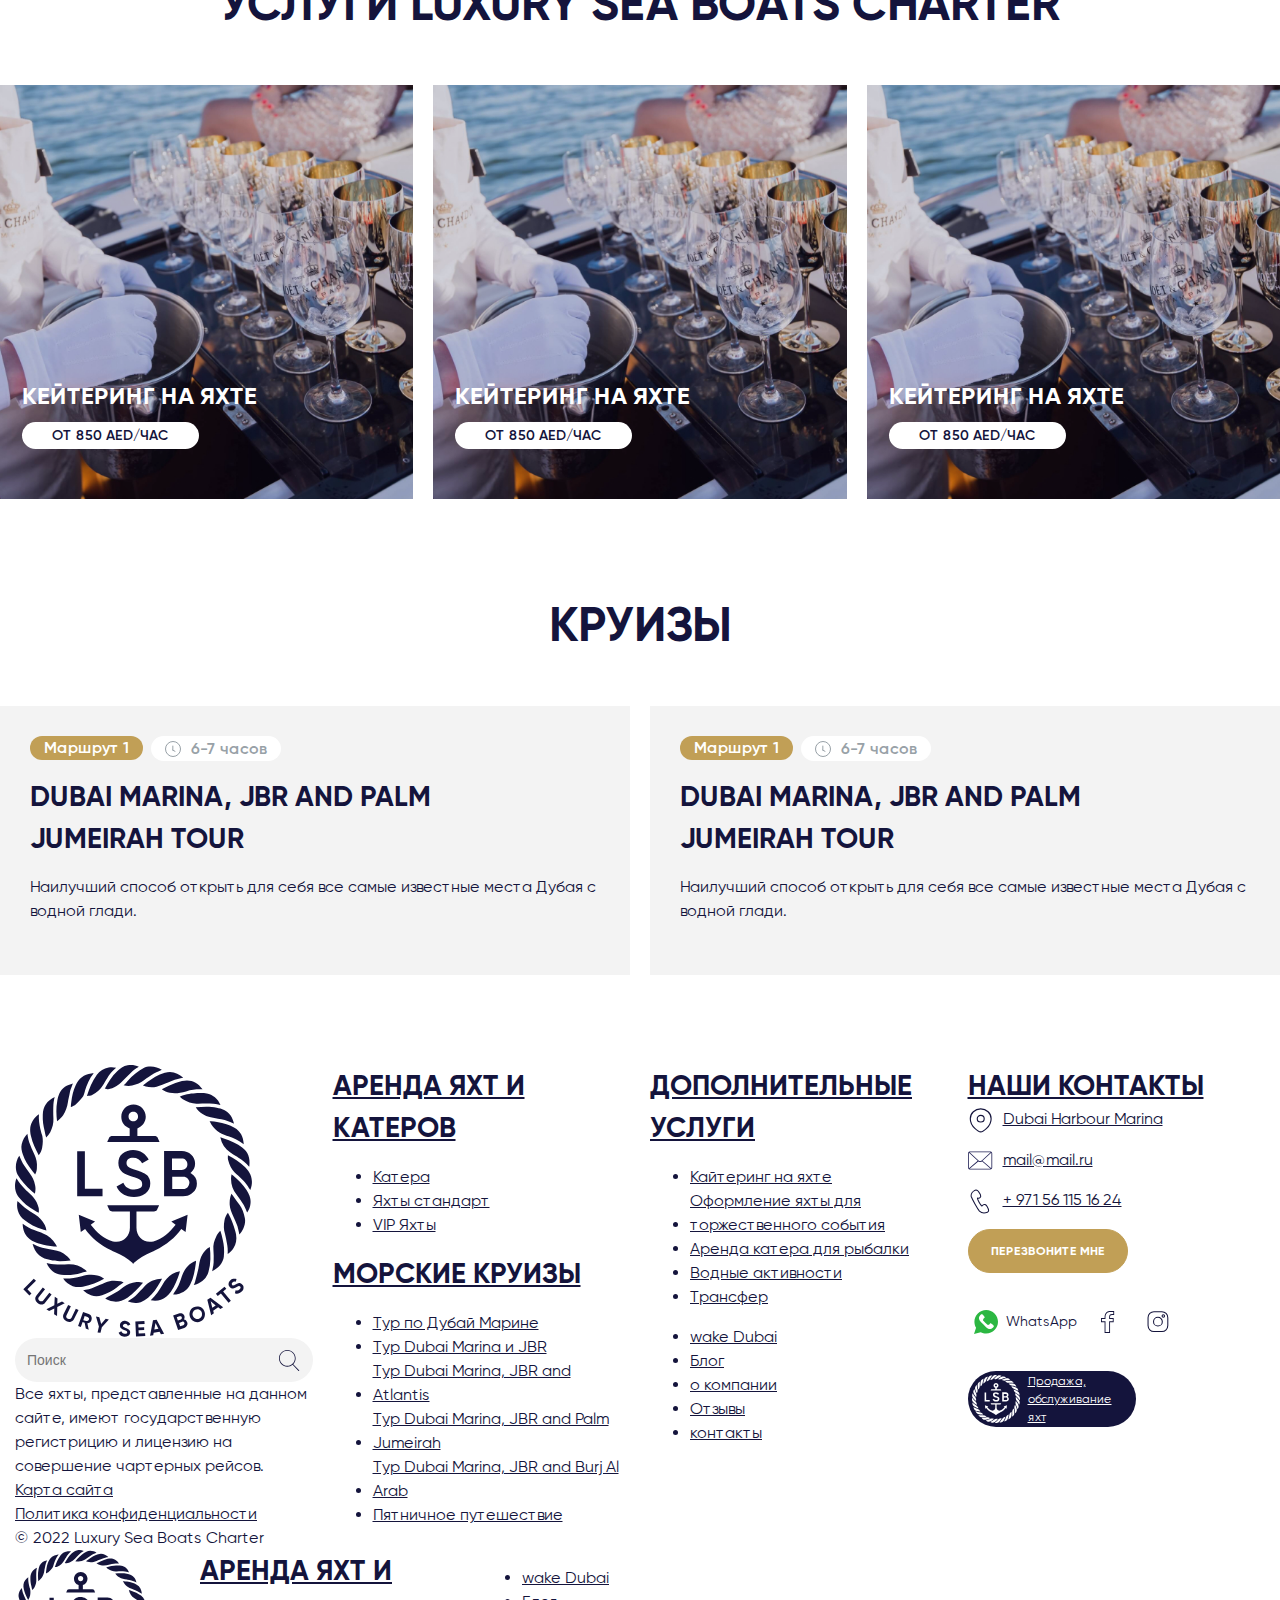
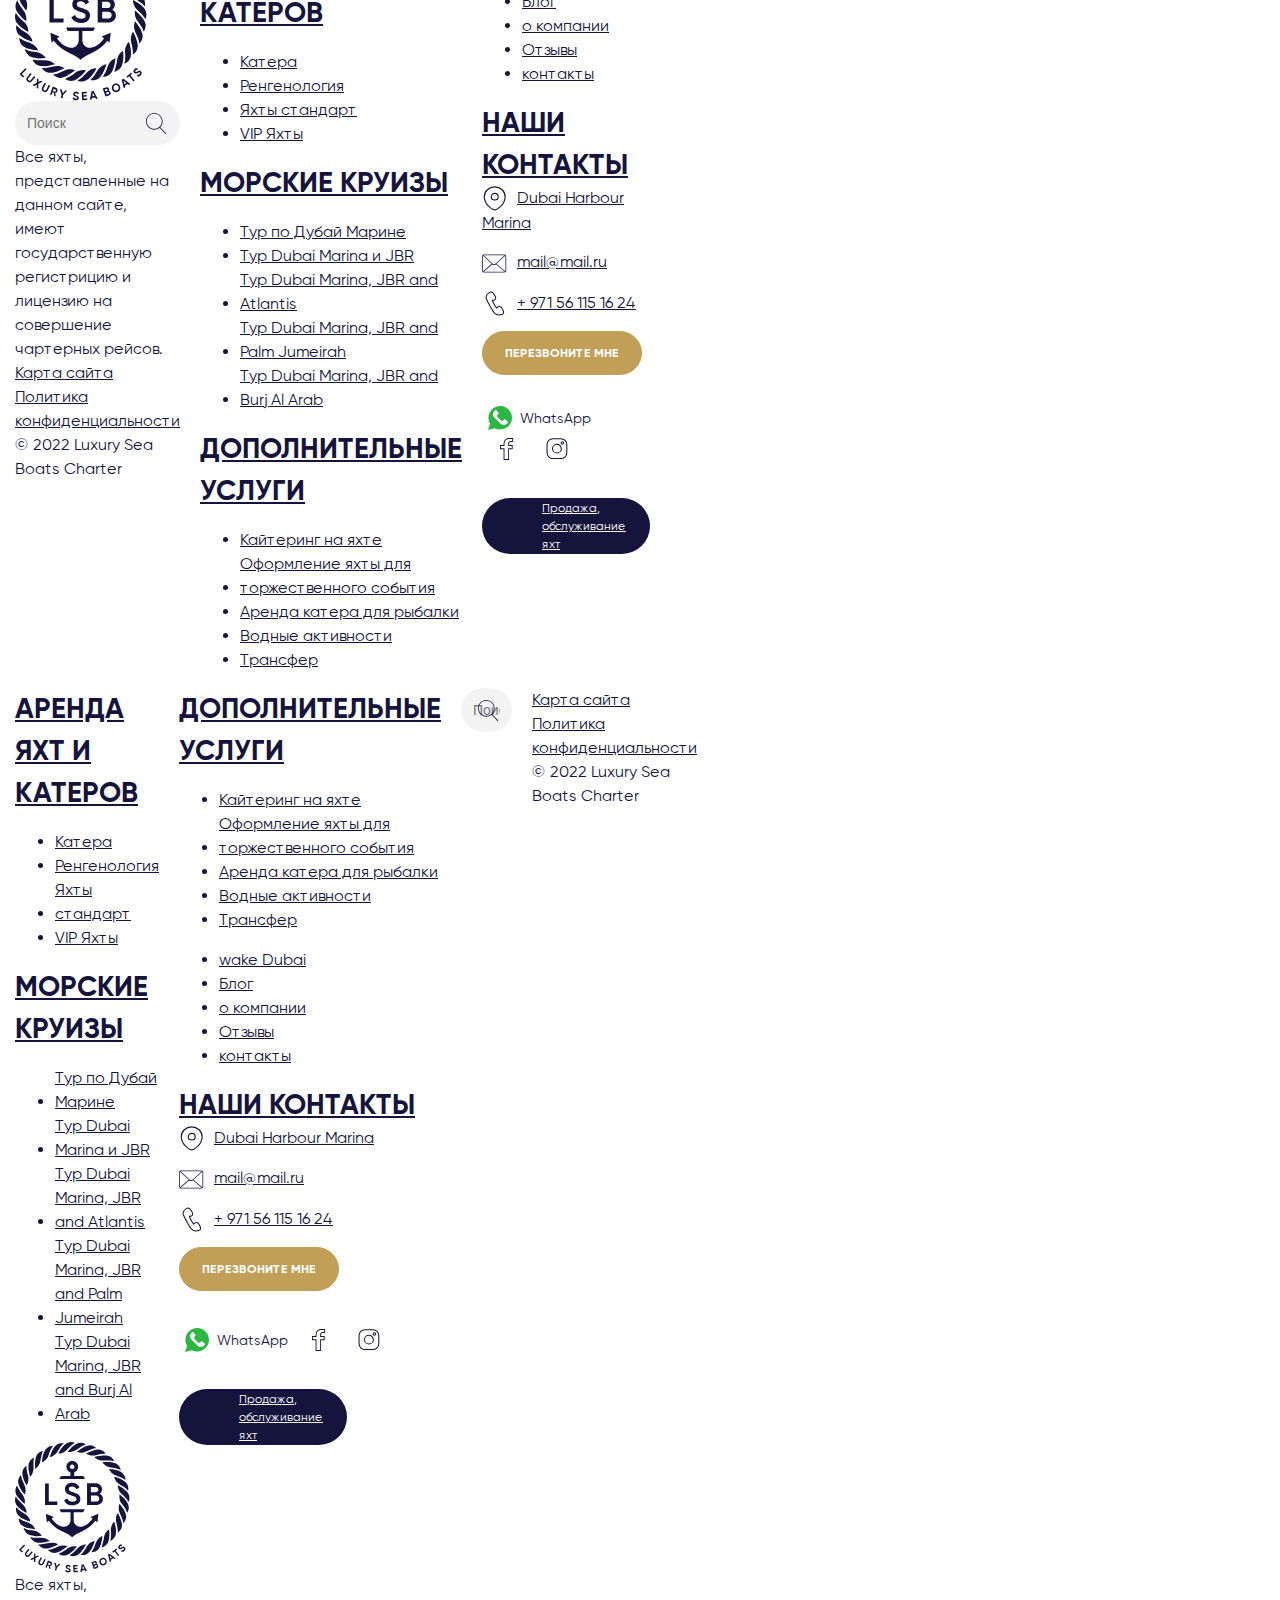
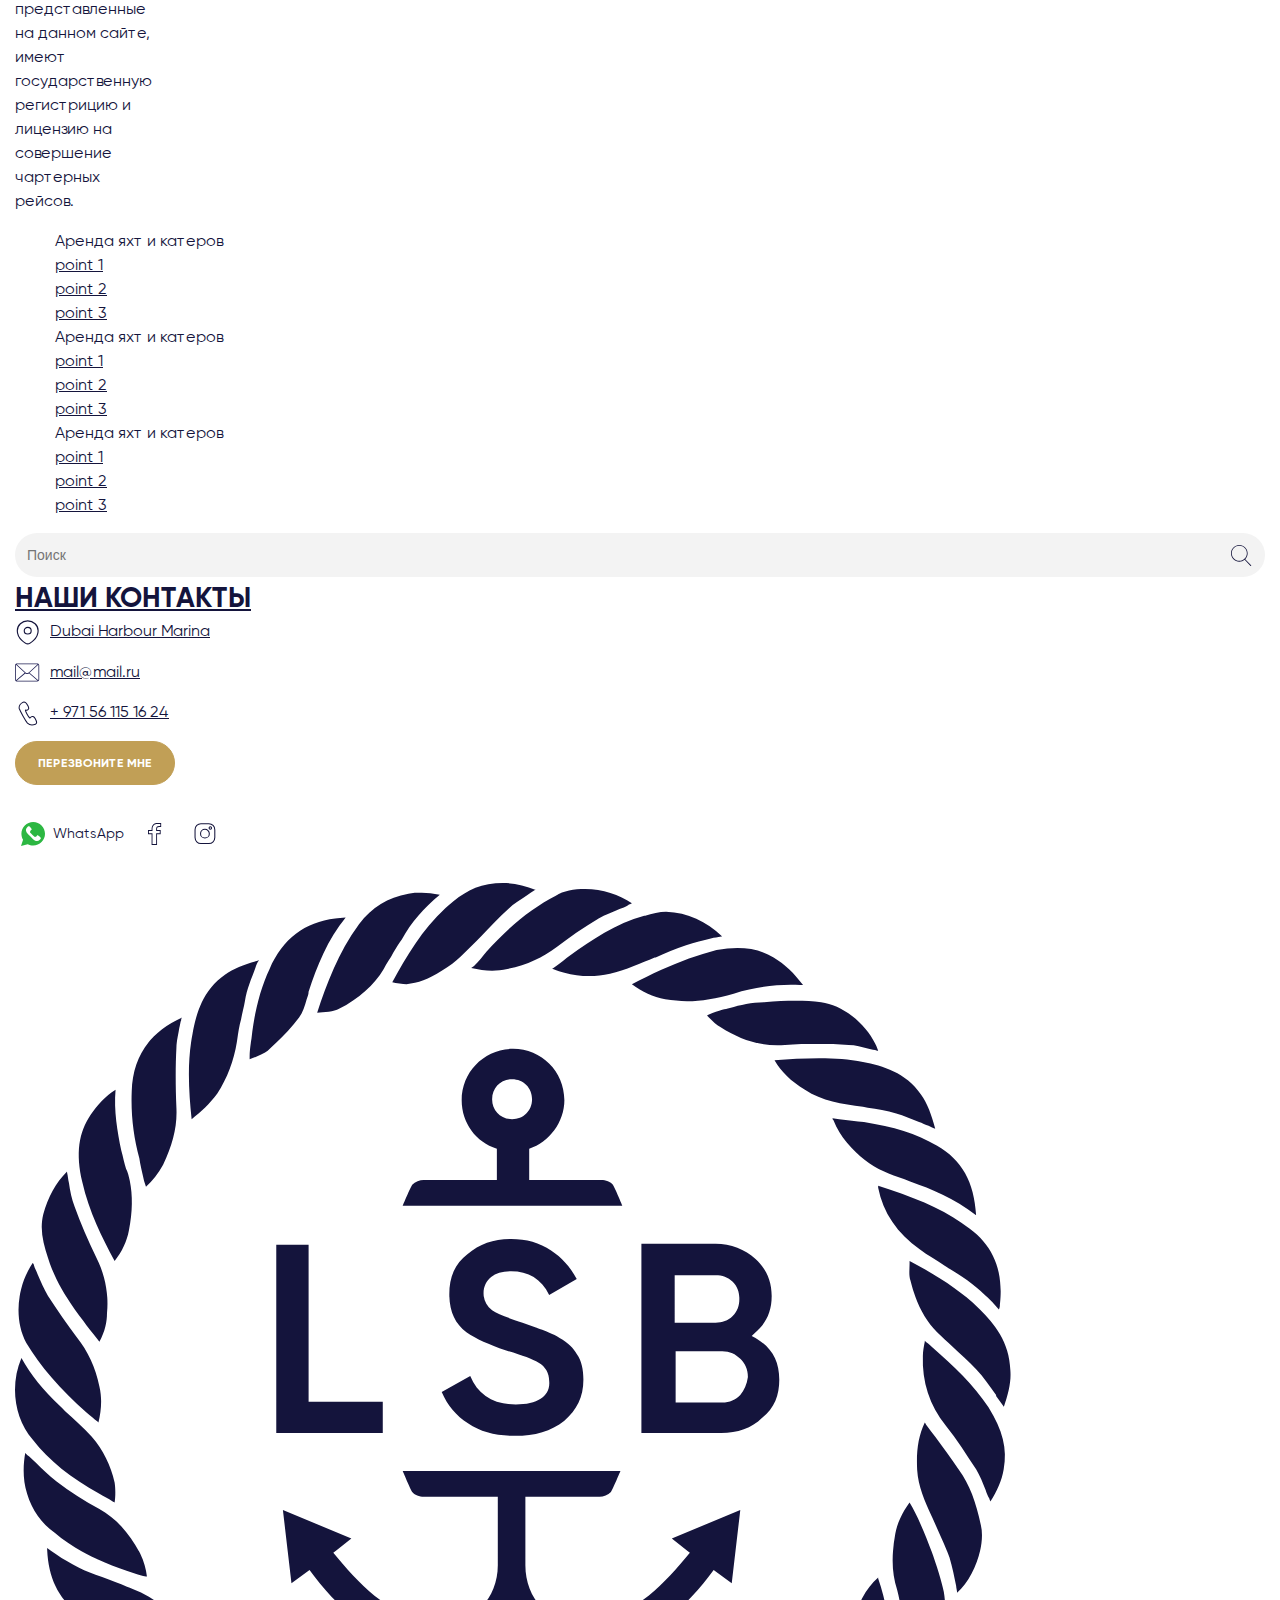
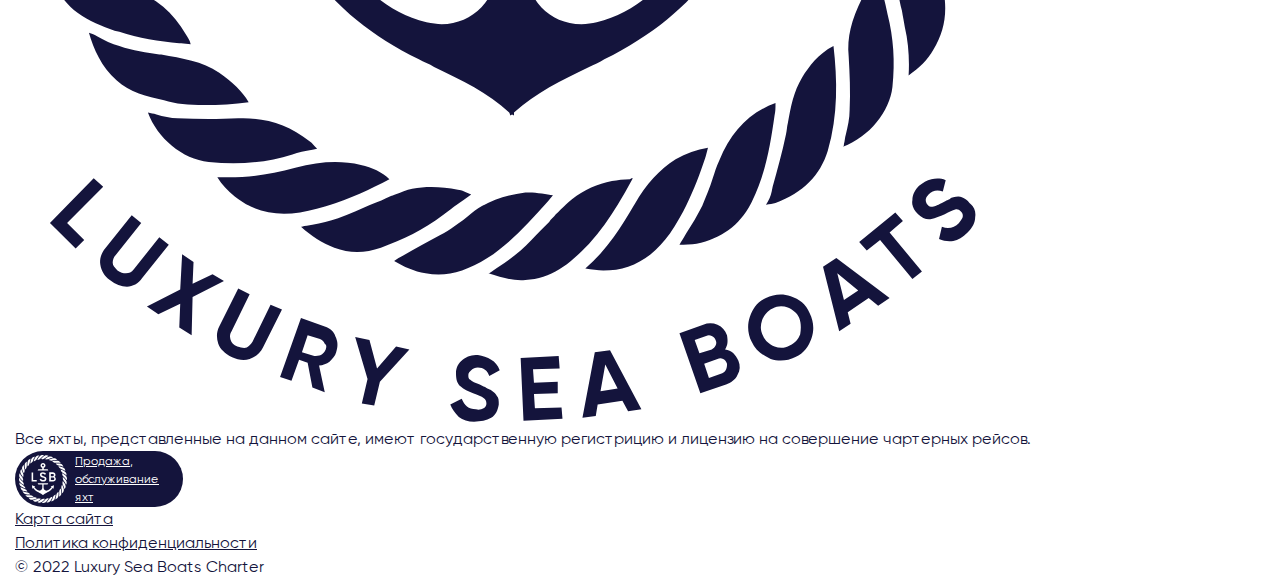
<file: html/pages/search/search.html>
<!doctype html><html><head><meta charset="UTF-8"><meta name="viewport" content="width=device-width,initial-scale=1"><link href="/css/owl.carousel.css" type="text/css" rel="stylesheet"><link href="/css/air-datepicker.css" type="text/css" rel="stylesheet"><link href="/css/style.css" type="text/css" rel="stylesheet"><script src="/js/sourse/other-js/jquery-3.6.0.min.js" defer></script><script src="/js/sourse/other-js/air-datepicker.js" defer></script><script src="/js/sourse/other-js/jquery.mask.js" defer></script><script src="/js/sourse/other-js/owl.carousel.js" defer></script><script src="/js/sourse/other-js/owl.carousel2.thumbs.js" defer></script><script src="/js/common-dist.js" defer></script></head><body><div class="popup element-show menu-hamburger" data-element="0"><div class="popup-overlay popup-overlay-js"></div><div class="popup-container"><div class="close-btn close-btn_popup close-js"></div><div class="menu-tablet"><nav class="popup-nav"><h3><a href="#">Аренда яхт и катеров</a></h3><ul class="ln"><li><a href="#">Катера</a></li><li><a href="#">Яхты стандарт</a></li><li><a href="#">VIP Яхты</a></li></ul></nav><nav class="popup-nav"><h3><a href="#">Морские круизы</a></h3><ul class="ln"><li><a href="#">Тур по Дубай Марине</a></li><li><a href="#">Тур Dubai Marina и JBR</a></li><li><a href="#">Тур Dubai Marina, JBR and Atlantis</a></li><li><a href="#">Тур Dubai Marina, JBR and Palm Jumeirah</a></li><li><a href="#">Тур Dubai Marina, JBR and Burj Al Arab</a></li><li><a href="#">Плавательный тур</a></li><li><a href="#">Тур Dubai Water Canal</a></li><li><a href="#">Пятничное путешествие</a></li></ul></nav><nav class="popup-nav"><h3><a href="#">Морские круизы</a></h3><ul class="ln"><li><a href="#">Дополнительные услуги</a></li><li><a href="#">Оформление яхты для торжественного события</a></li><li><a href="#">Аренда катера для рыбалки</a></li><li><a href="#">Водные активности</a></li><li><a href="#">Трансфер</a></li></ul></nav><div class="search-main"><input class="input-search" type="text" placeholder="Поиск"><div class="search-ico"></div></div><div class="social-default"><a class="whatsapp-btn" href=""><i></i><span>WhatsApp</span></a><div class="social"><a class="social-ico--white" href="#"><img src="/images/social/facebook-blue.svg" alt=""><img class="ico-hover" src="/images/social/facebook-white.svg" alt=""></a><a class="social-ico--white" href="#"><img src="/images/social/instagram-blue.svg" alt=""><img class="ico-hover" src="/images/social/instagram-white.svg" alt=""></a></div></div><div class="popup-lang"><div class="language-select"><span>RU </span><i></i></div></div></div><div class="menu-mobile"><div class="menu-mobile-body"><nav class="popup-nav"><ul class="ln"><li><a href="#">Аренда яхт и катеров<i></i></a></li><li><a href="#">МАРШРУТЫ</a></li><li><a href="#">wake Dubai</a></li><li><a href="#">Дополнительные услуги<i></i></a></li><li><a href="#">о компании<i></i></a><ul><li><a href="#">О нас</a></li><li><a href="#">Блог</a></li><li><a href="#">О нас</a></li><li><a href="#">Блог</a></li></ul></li><li><a href="#">отзывы</a></li><li><a href="#">контакты</a></li></ul></nav></div><div class="search-main"><input class="input-search" type="text" placeholder="Поиск"><div class="search-ico"></div></div><div class="menu-footer"><div class="menu-footer-item"><a class="phone-btn" href="#"><i></i><span>+ 971 56 115 16 24</span></a></div><div class="menu-footer-item"><a class="btn-header btn btn--yellow element-btn" data-element="1" href="#">Перезвонить мне</a></div><div class="menu-footer-item social-default"><a class="whatsapp-btn" href=""><i></i><span>WhatsApp</span></a><div class="social"><a class="social-ico--white" href="#"><img src="/images/social/facebook-blue.svg" alt=""><img class="ico-hover" src="/images/social/facebook-white.svg" alt=""></a><a class="social-ico--white" href="#"><img src="/images/social/instagram-blue.svg" alt=""><img class="ico-hover" src="/images/social/instagram-white.svg" alt=""></a></div></div><div class="menu-footer-item"><div class="popup-lang"><div class="language-select"><span>RU </span><i></i></div></div></div></div></div></div></div><div class="popup element-show" data-element="1"><div class="popup-overlay popup-overlay-js"></div><div class="popup-container"><div class="close-btn close-btn_popup close-js"></div><div class="form-default"><h3>ПОЛУЧИТЬ КОНСУЛЬТАЦИЮ</h3><div class="popup-hint">Оставьте заявку, и мы свяжемся с вами в ближайшее время</div><div class="form"><div class="input-box-phone input-box"><div class="country-select"><span class="country-select-box"><div class="rus-flag"></div><em>+7</em><i></i></span><ul class="ln"><li class="rus-select"><div class="rus-flag"></div><em>+7</em></li><li class="oae-select"><div class="oae-flag"></div><em>+971</em></li></ul></div><input class="input-decorate phone-mask-choise" type="text" id="phone" onkeypress="return event.charCode &gt;= 48 &amp;&amp; event.charCode &lt;= 57"> <label class="label-animate" for="phone">номер телефона*</label></div><div class="checkbox agreement"><label>Согласен (на) на обработку <a href="#">персональных данных </a><input type="checkbox" checked><span></span></label></div><div class="form-btn-container col-12"><input class="btn btn--yellow" type="submit" value="отправить"></div></div></div></div></div><header><div class="main-grid line-header"><div class="col-xs-4 call-mobile-container vertical-align"><div class="call-mobile-btn"></div></div><div class="col-2 col-xs-4 logo-container"><a class="logo" href="#"><img src="/images/logo.svg" alt=""></a></div><div class="col-10 col-xs-4 line-top-container vertical-align"><div class="search-main"><input class="input-search input-search-ajax" type="text" placeholder="Поиск"><div class="search-ico"></div><div class="search-popup"></div></div><div><a class="whatsapp-btn" href=""><i></i><span>WhatsApp</span></a></div><div><a class="phone-btn" href="#"><i></i><span>+ 971 56 115 16 24</span></a></div><div><a class="btn-header btn btn--yellow element-btn" data-element="1" href="#">Перезвонить мне</a></div><div><a class="liked-btn" href="#"><span>10</span></a></div><div class="social"><a class="social-ico--white" href="#"><img src="/images/social/facebook-blue.svg" alt=""><img class="ico-hover" src="/images/social/facebook-white.svg" alt=""></a><a class="social-ico--white" href="#"><img src="/images/social/instagram-blue.svg" alt=""><img class="ico-hover" src="/images/social/instagram-white.svg" alt=""></a></div><div class="hamburger-btn"></div><div class="language-select"><span>RU </span><i></i></div><div class="border-header"></div></div></div><div class="main-grid line-header line-header-nav"><div class="col-2"></div><div class="vertical-align col-10"><nav class="nav-header"><ul class="ln"><li><a href="#">Аренда яхт и катеров<i></i></a></li><li><a href="#">МАРШРУТЫ</a></li><li><a href="#">wake Dubai</a></li><li><a href="#">Дополнительные услуги<i></i></a></li><li><a href="#">о компании<i></i></a><ul><li><a href="#">О нас</a></li><li><a href="#">Блог</a></li><li><a href="#">О нас</a></li><li><a href="#">Блог</a></li></ul></li><li><a href="#">отзывы</a></li><li><a href="#">контакты</a></li></ul></nav></div></div></header></body></html><div class="stub"></div><div class="main-full"><div class="breadcrumbs"><a href="#">Главная</a><em>/</em><span>Поиск</span></div></div><div class="content"><div class="main-full"><h1>Поиск</h1></div><div class="main-grid search-panel"><div class="col-10"><input class="input-search" type="text" placeholder="Поиск"></div><div class="col-2"><a class="btn btn--yellow" href="#">Найти</a></div><div class="col-12"><h3>Совпадения по запросу «Azimut»</h3></div></div><div class="search-result-item"><div class="main-full"><div class="search-result-topic">Аренда ЯхТ</div></div><div class="catalog-grid"><div class="col-4"><div class="yachts-item col-4"><div class="yachts-item-img"><div class="yachts-item-img-owl owl-carousel"><div class="yachts-img img-cover"><img src="/images/main-bg.jpg" alt=""></div><div class="yachts-img img-cover"><img src="/images/main-bg.jpg" alt=""></div><div class="yachts-img img-cover"><img src="/images/main-bg.jpg" alt=""></div></div><div class="yachts-logo"><span>Full refit 2022</span></div><div class="yachts-item-liked"></div></div><div class="yachts-item-info"><h3><a href="#">Аренда Azimut 62 Lucky Star</a></h3><div class="yachts-item-price">850 AED/час</div><div class="yachts-item-adv"><div class="yachts-adv-icons"><div class="yachts-adv-icon yachts-adv-icon-1"></div><span>18,9 м.(62 ft.)</span></div><div class="yachts-adv-icons"><div class="yachts-adv-icon yachts-adv-icon-2"></div><span>29 гостей</span></div><div class="yachts-adv-icons"><div class="yachts-adv-icon yachts-adv-icon-3"></div><span>3 человека</span></div><div class="yachts-adv-icons"><div class="yachts-adv-icon yachts-adv-icon-4"></div><span>3 каюты</span></div></div><div class="btn-yachts-container"><a class="btn btn--blue" href="#">Забронировать</a><a class="btn btn--blue-border" href="#">Подробнее</a></div></div></div></div><div class="col-4"><div class="yachts-item col-4"><div class="yachts-item-img"><div class="yachts-item-img-owl owl-carousel"><div class="yachts-img img-cover"><img src="/images/main-bg.jpg" alt=""></div><div class="yachts-img img-cover"><img src="/images/main-bg.jpg" alt=""></div><div class="yachts-img img-cover"><img src="/images/main-bg.jpg" alt=""></div></div><div class="yachts-logo"><span>Full refit 2022</span></div><div class="yachts-item-liked"></div></div><div class="yachts-item-info"><h3><a href="#">Аренда Azimut 62 Lucky Star</a></h3><div class="yachts-item-price">850 AED/час</div><div class="yachts-item-adv"><div class="yachts-adv-icons"><div class="yachts-adv-icon yachts-adv-icon-1"></div><span>18,9 м.(62 ft.)</span></div><div class="yachts-adv-icons"><div class="yachts-adv-icon yachts-adv-icon-2"></div><span>29 гостей</span></div><div class="yachts-adv-icons"><div class="yachts-adv-icon yachts-adv-icon-3"></div><span>3 человека</span></div><div class="yachts-adv-icons"><div class="yachts-adv-icon yachts-adv-icon-4"></div><span>3 каюты</span></div></div><div class="btn-yachts-container"><a class="btn btn--blue" href="#">Забронировать</a><a class="btn btn--blue-border" href="#">Подробнее</a></div></div></div></div><div class="col-4"><div class="yachts-item col-4"><div class="yachts-item-img"><div class="yachts-item-img-owl owl-carousel"><div class="yachts-img img-cover"><img src="/images/main-bg.jpg" alt=""></div><div class="yachts-img img-cover"><img src="/images/main-bg.jpg" alt=""></div><div class="yachts-img img-cover"><img src="/images/main-bg.jpg" alt=""></div></div><div class="yachts-logo"><span>Full refit 2022</span></div><div class="yachts-item-liked"></div></div><div class="yachts-item-info"><h3><a href="#">Аренда Azimut 62 Lucky Star</a></h3><div class="yachts-item-price">850 AED/час</div><div class="yachts-item-adv"><div class="yachts-adv-icons"><div class="yachts-adv-icon yachts-adv-icon-1"></div><span>18,9 м.(62 ft.)</span></div><div class="yachts-adv-icons"><div class="yachts-adv-icon yachts-adv-icon-2"></div><span>29 гостей</span></div><div class="yachts-adv-icons"><div class="yachts-adv-icon yachts-adv-icon-3"></div><span>3 человека</span></div><div class="yachts-adv-icons"><div class="yachts-adv-icon yachts-adv-icon-4"></div><span>3 каюты</span></div></div><div class="btn-yachts-container"><a class="btn btn--blue" href="#">Забронировать</a><a class="btn btn--blue-border" href="#">Подробнее</a></div></div></div></div><div class="col-4"><div class="yachts-item col-4"><div class="yachts-item-img"><div class="yachts-item-img-owl owl-carousel"><div class="yachts-img img-cover"><img src="/images/main-bg.jpg" alt=""></div><div class="yachts-img img-cover"><img src="/images/main-bg.jpg" alt=""></div><div class="yachts-img img-cover"><img src="/images/main-bg.jpg" alt=""></div></div><div class="yachts-logo"><span>Full refit 2022</span></div><div class="yachts-item-liked"></div></div><div class="yachts-item-info"><h3><a href="#">Аренда Azimut 62 Lucky Star</a></h3><div class="yachts-item-price">850 AED/час</div><div class="yachts-item-adv"><div class="yachts-adv-icons"><div class="yachts-adv-icon yachts-adv-icon-1"></div><span>18,9 м.(62 ft.)</span></div><div class="yachts-adv-icons"><div class="yachts-adv-icon yachts-adv-icon-2"></div><span>29 гостей</span></div><div class="yachts-adv-icons"><div class="yachts-adv-icon yachts-adv-icon-3"></div><span>3 человека</span></div><div class="yachts-adv-icons"><div class="yachts-adv-icon yachts-adv-icon-4"></div><span>3 каюты</span></div></div><div class="btn-yachts-container"><a class="btn btn--blue" href="#">Забронировать</a><a class="btn btn--blue-border" href="#">Подробнее</a></div></div></div></div></div></div><div class="search-result-item"><div class="main-full"><div class="search-result-topic">Услуги Luxury Sea Boats Charter</div></div><div class="catalog-grid"><div class="col-4"><div class="services-item"><a class="services-item-img" href="#"><div class="img-cover"><img src="/images/temp/serv/1.jpg" alt=""></div><div class="services-item-info"><h3>Кейтеринг на яхте</h3><div class="services-item-price">от 850 AED/час</div><div class="services-item-text">Для по-настоящему безмятежного отдыха на яхте мы возьмем на себя организацию питания и обслуживания на борту. Предлагаем вашему вниманию Life station BBQ menu</div><div class="btn-container-adv"><div class="btn-adv-more"></div></div></div><div class="btn-item-plus"><div class="btn-item-plus-content"><span>+</span></div></div><div class="services-item-stub"></div></a></div></div><div class="col-4"><div class="services-item"><a class="services-item-img" href="#"><div class="img-cover"><img src="/images/temp/serv/1.jpg" alt=""></div><div class="services-item-info"><h3>Кейтеринг на яхте</h3><div class="services-item-price">от 850 AED/час</div><div class="services-item-text">Для по-настоящему безмятежного отдыха на яхте мы возьмем на себя организацию питания и обслуживания на борту. Предлагаем вашему вниманию Life station BBQ menu</div><div class="btn-container-adv"><div class="btn-adv-more"></div></div></div><div class="btn-item-plus"><div class="btn-item-plus-content"><span>+</span></div></div><div class="services-item-stub"></div></a></div></div><div class="col-4"><div class="services-item"><a class="services-item-img" href="#"><div class="img-cover"><img src="/images/temp/serv/1.jpg" alt=""></div><div class="services-item-info"><h3>Кейтеринг на яхте</h3><div class="services-item-price">от 850 AED/час</div><div class="services-item-text">Для по-настоящему безмятежного отдыха на яхте мы возьмем на себя организацию питания и обслуживания на борту. Предлагаем вашему вниманию Life station BBQ menu</div><div class="btn-container-adv"><div class="btn-adv-more"></div></div></div><div class="btn-item-plus"><div class="btn-item-plus-content"><span>+</span></div></div><div class="services-item-stub"></div></a></div></div></div></div><div class="search-result-item"><div class="main-full"><div class="search-result-topic">круизы</div></div><div class="catalog-grid"><div class="col-6"><div class="routes-item-main"><a class="routes-item-main-img" href="#"><div class="img-cover"><img src="/images/temp/boad/1.jpg" alt=""></div></a><div class="routes-item-main-info"><div class="routes-item-main-about"><div class="price-tag">Маршрут 1</div><div class="time-tag"><i></i><span> 6-7 часов</span></div></div><h3><a href="#">Dubai Marina, JBR and Palm Jumeirah tour</a></h3><div class="routes-item-main-text">Наилучший способ открыть для себя все самые известные места Дубая с водной глади.</div><div class="btn-container"><a class="btn btn--blue-border" href="#">Подробнее</a></div></div></div></div><div class="col-6"><div class="routes-item-main"><a class="routes-item-main-img" href="#"><div class="img-cover"><img src="/images/temp/boad/1.jpg" alt=""></div></a><div class="routes-item-main-info"><div class="routes-item-main-about"><div class="price-tag">Маршрут 1</div><div class="time-tag"><i></i><span> 6-7 часов</span></div></div><h3><a href="#">Dubai Marina, JBR and Palm Jumeirah tour</a></h3><div class="routes-item-main-text">Наилучший способ открыть для себя все самые известные места Дубая с водной глади.</div><div class="btn-container"><a class="btn btn--blue-border" href="#">Подробнее</a></div></div></div></div></div></div></div><footer class="footer-lg"><div class="main-grid"><div class="col-3 logo-container"><a class="logo" href="./index.html"><img src="/images/logo-footer.svg"></a><div class="search-main"><input class="input-search" type="text" placeholder="Поиск"><div class="search-ico"></div></div><div class="logo-text">Все яхты, представленные на данном сайте, имеют государственную регистрицию и лицензию на совершение чартерных рейсов.</div><ul class="footer-links ln"><li><a href="#">Карта сайта</a></li><li><a href="#">Политика конфиденциальности</a></li><li>© 2022 Luxury Sea Boats Charter</li></ul></div><div class="col-3 nav-1-container"><div class="nav"><h3><a href="#">Аренда яхт и катеров</a></h3><ul><li><a href="#">Катера</a></li><li><a href="#">Яхты стандарт</a></li><li><a href="#">VIP Яхты</a></li></ul></div><div class="nav"><h3><a href="#">Морские круизы</a></h3><ul><li><a href="#">Тур по Дубай Марине</a></li><li><a href="#">Тур Dubai Marina и JBR</a></li><li><a href="#">Тур Dubai Marina, JBR and Atlantis</a></li><li><a href="#">Тур Dubai Marina, JBR and Palm Jumeirah</a></li><li><a href="#">Тур Dubai Marina, JBR and Burj Al Arab</a></li><li><a href="#">Пятничное путешествие</a></li></ul></div></div><div class="col-3 nav-2-container"><div class="nav"><h3><a href="#">Дополнительные услуги</a></h3><ul><li><a href="#">Кайтеринг на яхте</a></li><li><a href="#">Оформление яхты для торжественного события</a></li><li><a href="#">Аренда катера для рыбалки</a></li><li><a href="#">Водные активности</a></li><li><a href="#">Трансфер</a></li></ul></div><div class="nav nav-second"><ul><li><a href="#">wake Dubai</a></li><li><a href="#">Блог</a></li><li><a href="#">о компании</a></li><li><a href="#">Отзывы</a></li><li><a href="#">контакты</a></li></ul></div></div><div class="col-3 feedback"><h3><a href="#">Наши Контакты</a></h3><div class="feedback-footer-marker feedback-footer-item"><a href="#"><i></i><span>Dubai Harbour Marina</span></a></div><div class="feedback-footer-mail feedback-footer-item"><a href="#"><i></i><span>mail@mail.ru</span></a></div><div class="feedback-footer-phone feedback-footer-item"><a href="#"><i></i><span>+ 971 56 115 16 24</span></a></div><div class="btn-container"><a class="btn btn--yellow btn-element element-btn" href="#" data-element="1"><span>перезвоните мне</span><i></i></a></div><div class="social-default"><a class="whatsapp-btn" href=""><i></i><span>WhatsApp</span></a><div class="social"><a class="social-ico--white" href="#"><img src="/images/social/facebook-blue.svg" alt=""><img class="ico-hover" src="/images/social/facebook-white.svg" alt=""></a><a class="social-ico--white" href="#"><img src="/images/social/instagram-blue.svg" alt=""><img class="ico-hover" src="/images/social/instagram-white.svg" alt=""></a></div></div><a class="btn-new-site" href="#"><i></i><span>Продажа, обслуживание яхт</span></a></div></div></footer><footer class="footer-md"><div class="main-grid"><div class="col-md-4 logo-container"><a class="logo" href="./index.html"><img src="/images/logo-footer.svg"></a><div class="search-main"><input class="input-search" type="text" placeholder="Поиск"><div class="search-ico"></div></div><div class="logo-text">Все яхты, представленные на данном сайте, имеют государственную регистрицию и лицензию на совершение чартерных рейсов.</div><ul class="footer-links ln"><li><a href="#">Карта сайта</a></li><li><a href="#">Политика конфиденциальности</a></li><li>© 2022 Luxury Sea Boats Charter</li></ul></div><div class="col-md-4 nav-1-container"><div class="nav"><h3><a href="#">Аренда яхт и катеров</a></h3><ul><li><a href="#">Катера</a></li><li><a href="#">Ренгенология</a></li><li><a href="#">Яхты стандарт</a></li><li><a href="#">VIP Яхты</a></li></ul></div><div class="nav"><h3><a href="#">Морские круизы</a></h3><ul><li><a href="#">Тур по Дубай Марине</a></li><li><a href="#">Тур Dubai Marina и JBR</a></li><li><a href="#">Тур Dubai Marina, JBR and Atlantis</a></li><li><a href="#">Тур Dubai Marina, JBR and Palm Jumeirah</a></li><li><a href="#">Тур Dubai Marina, JBR and Burj Al Arab</a></li></ul></div><div class="nav"><h3><a href="#">Дополнительные услуги</a></h3><ul><li><a href="#">Кайтеринг на яхте</a></li><li><a href="#">Оформление яхты для торжественного события</a></li><li><a href="#">Аренда катера для рыбалки</a></li><li><a href="#">Водные активности</a></li><li><a href="#">Трансфер</a></li></ul></div></div><div class="col-md-3 nav-2-container"><div class="nav nav-second"><ul><li><a href="#">wake Dubai</a></li><li><a href="#">Блог</a></li><li><a href="#">о компании</a></li><li><a href="#">Отзывы</a></li><li><a href="#">контакты</a></li></ul></div><div class="feedback"><h3><a href="#">Наши Контакты</a></h3><div class="feedback-footer-marker feedback-footer-item"><a href="#"><i></i><span>Dubai Harbour Marina</span></a></div><div class="feedback-footer-mail feedback-footer-item"><a href="#"><i></i><span>mail@mail.ru</span></a></div><div class="feedback-footer-phone feedback-footer-item"><a href="#"><i></i><span>+ 971 56 115 16 24</span></a></div><div class="btn-container"><a class="btn btn--yellow btn-element element-btn" href="#" data-element="1"><span>перезвоните мне</span><i></i></a></div><div class="social-default"><a class="whatsapp-btn" href=""><i></i><span>WhatsApp</span></a><div class="social"><a class="social-ico--white" href="#"><img src="/images/social/facebook-blue.svg" alt=""><img class="ico-hover" src="/images/social/facebook-white.svg" alt=""></a><a class="social-ico--white" href="#"><img src="/images/social/instagram-blue.svg" alt=""><img class="ico-hover" src="/images/social/instagram-white.svg" alt=""></a></div></div><a class="btn-new-site" href="#"><span>Продажа, обслуживание яхт</span></a></div></div></div></footer><footer class="footer-sm"><div class="main-grid"><div class="col-sm-6 nav-1-container"><div class="nav"><h3><a href="#">Аренда яхт и катеров</a></h3><ul><li><a href="#">Катера</a></li><li><a href="#">Ренгенология</a></li><li><a href="#">Яхты стандарт</a></li><li><a href="#">VIP Яхты</a></li></ul></div><div class="nav"><h3><a href="#">Морские круизы</a></h3><ul><li><a href="#">Тур по Дубай Марине</a></li><li><a href="#">Тур Dubai Marina и JBR</a></li><li><a href="#">Тур Dubai Marina, JBR and Atlantis</a></li><li><a href="#">Тур Dubai Marina, JBR and Palm Jumeirah</a></li><li><a href="#">Тур Dubai Marina, JBR and Burj Al Arab</a></li></ul></div><a class="logo" href="./index.html"><img src="/images/logo-footer.svg"></a><div class="logo-text">Все яхты, представленные на данном сайте, имеют государственную регистрицию и лицензию на совершение чартерных рейсов.</div></div><div class="col-sm-6"><div class="nav"><h3><a href="#">Дополнительные услуги</a></h3><ul><li><a href="#">Кайтеринг на яхте</a></li><li><a href="#">Оформление яхты для торжественного события</a></li><li><a href="#">Аренда катера для рыбалки</a></li><li><a href="#">Водные активности</a></li><li><a href="#">Трансфер</a></li></ul></div><div class="nav nav-second"><ul><li><a href="#">wake Dubai</a></li><li><a href="#">Блог</a></li><li><a href="#">о компании</a></li><li><a href="#">Отзывы</a></li><li><a href="#">контакты</a></li></ul></div><div class="feedback"><h3><a href="#">Наши Контакты</a></h3><div class="feedback-footer-marker feedback-footer-item"><a href="#"><i></i><span>Dubai Harbour Marina</span></a></div><div class="feedback-footer-mail feedback-footer-item"><a href="#"><i></i><span>mail@mail.ru</span></a></div><div class="feedback-footer-phone feedback-footer-item"><a href="#"><i></i><span>+ 971 56 115 16 24</span></a></div><div class="btn-container"><a class="btn btn--yellow btn-element element-btn" href="#" data-element="1"><span>перезвоните мне</span><i></i></a></div><div class="social-default"><a class="whatsapp-btn" href=""><i></i><span>WhatsApp</span></a><div class="social"><a class="social-ico--white" href="#"><img src="/images/social/facebook-blue.svg" alt=""><img class="ico-hover" src="/images/social/facebook-white.svg" alt=""></a><a class="social-ico--white" href="#"><img src="/images/social/instagram-blue.svg" alt=""><img class="ico-hover" src="/images/social/instagram-white.svg" alt=""></a></div></div><a class="btn-new-site" href="#"><span>Продажа, обслуживание яхт</span></a></div></div><div class="col-sm-12"><div class="search-main"><input class="input-search" type="text" placeholder="Поиск"><div class="search-ico"></div></div></div><div class="col-sm-12"><ul class="footer-links ln"><li><a href="#">Карта сайта</a></li><li><a href="#">Политика конфиденциальности</a></li><li>© 2022 Luxury Sea Boats Charter</li></ul></div></div></footer><footer class="footer-xs"><div class="main-full"><ul class="footer-hidden-nav"><li class="ln"><span>Аренда яхт и катеров</span><i></i><ul class="ln"><li><a href="#">point 1</a></li><li><a href="#">point 2</a></li><li><a href="#">point 3</a></li></ul></li><li class="ln"><span>Аренда яхт и катеров</span><i></i><ul class="ln"><li><a href="#">point 1</a></li><li><a href="#">point 2</a></li><li><a href="#">point 3</a></li></ul></li><li class="ln"><span>Аренда яхт и катеров</span><i></i><ul class="ln"><li><a href="#">point 1</a></li><li><a href="#">point 2</a></li><li><a href="#">point 3</a></li></ul></li></ul><div class="search-main"><input class="input-search" type="text" placeholder="Поиск"><div class="search-ico"></div></div><div class="feedback"><h3><a href="#">Наши Контакты</a></h3><div class="feedback-footer-marker feedback-footer-item"><a href="#"><i></i><span>Dubai Harbour Marina</span></a></div><div class="feedback-footer-mail feedback-footer-item"><a href="#"><i></i><span>mail@mail.ru</span></a></div><div class="feedback-footer-phone feedback-footer-item"><a href="#"><i></i><span>+ 971 56 115 16 24</span></a></div><div class="btn-container"><a class="btn btn--yellow btn-element element-btn" href="#" data-element="1"><span>перезвоните мне</span><i></i></a></div><div class="social-default"><a class="whatsapp-btn" href=""><i></i><span>WhatsApp</span></a><div class="social"><a class="social-ico--white" href="#"><img src="/images/social/facebook-blue.svg" alt=""><img class="ico-hover" src="/images/social/facebook-white.svg" alt=""></a><a class="social-ico--white" href="#"><img src="/images/social/instagram-blue.svg" alt=""><img class="ico-hover" src="/images/social/instagram-white.svg" alt=""></a></div></div></div><div class="nav-1-container"><a class="logo" href="./index.html"><img src="/images/logo-footer.svg"></a></div><div class="logo-text">Все яхты, представленные на данном сайте, имеют государственную регистрицию и лицензию на совершение чартерных рейсов.</div><a class="btn-new-site" href="#"><i></i><span>Продажа, обслуживание яхт</span></a><ul class="footer-links ln"><li><a href="#">Карта сайта</a></li><li><a href="#">Политика конфиденциальности</a></li><li>© 2022 Luxury Sea Boats Charter</li></ul></div></footer>
</file>
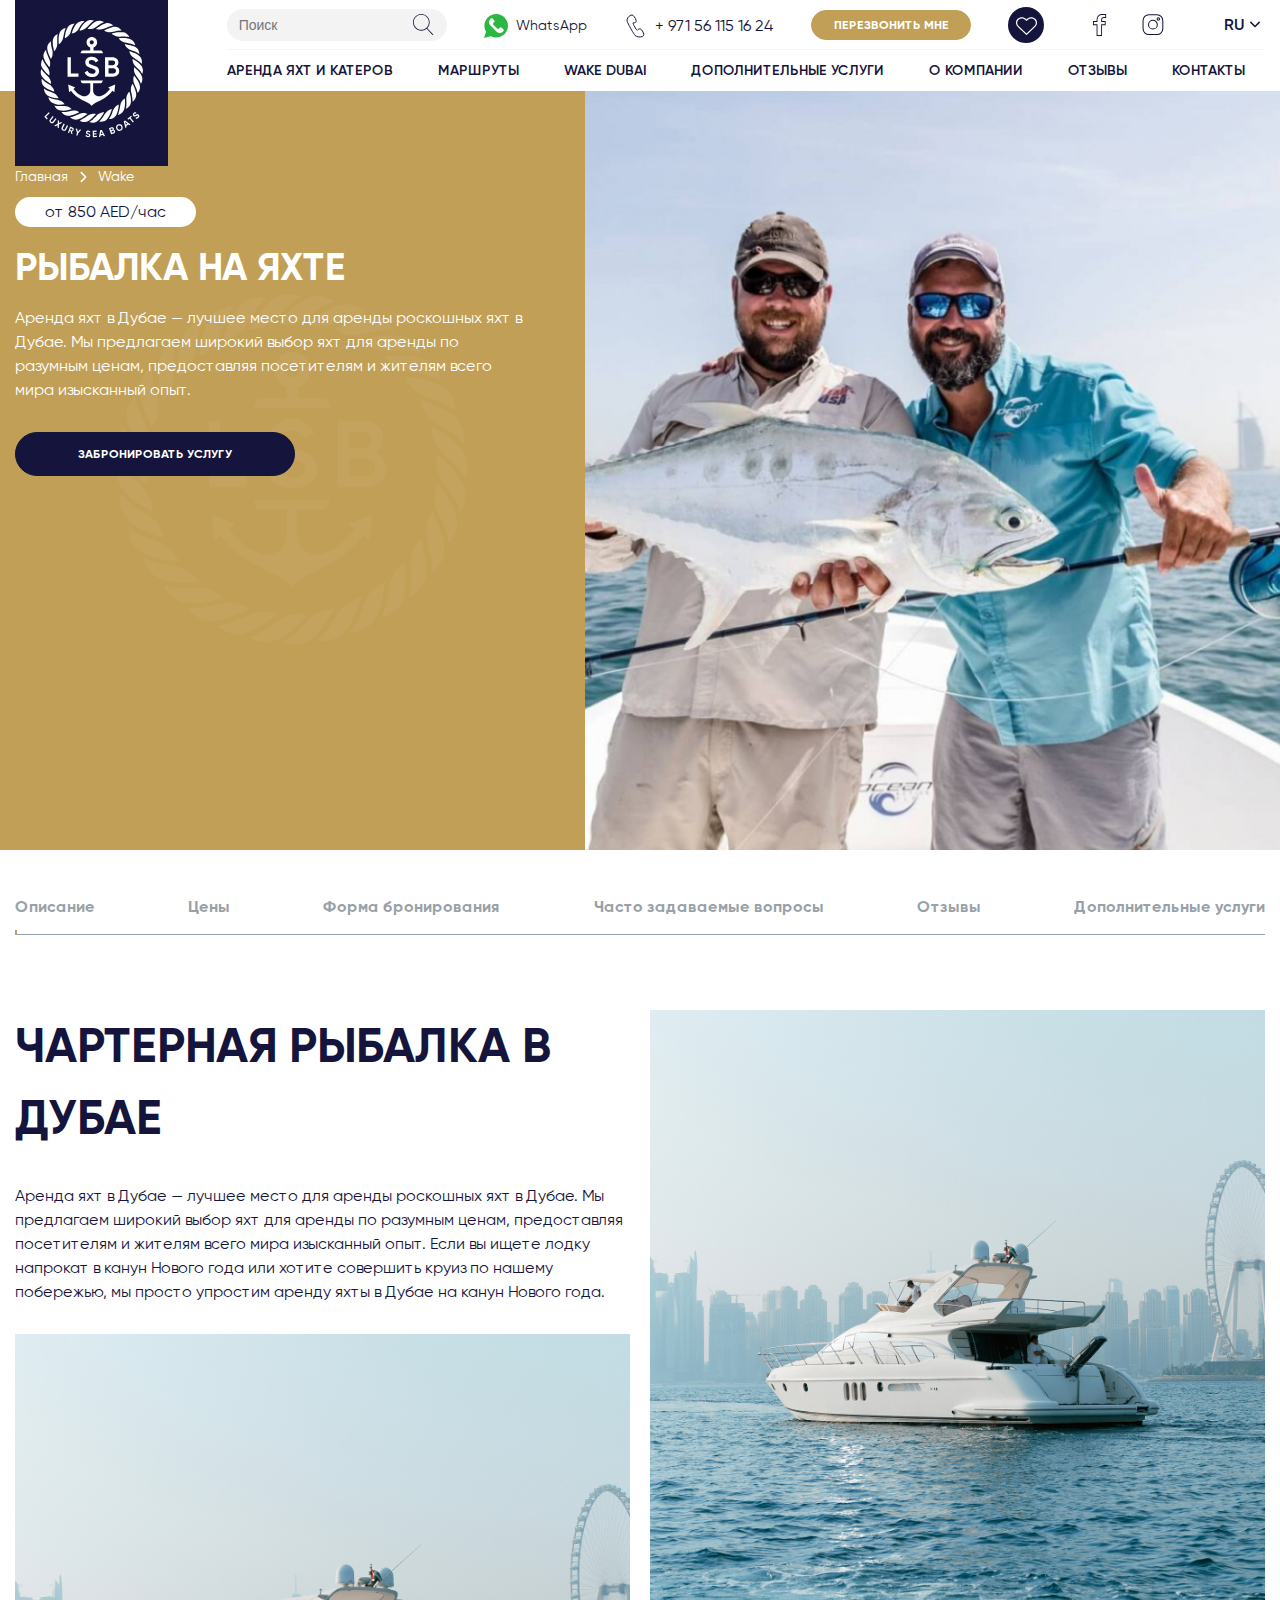
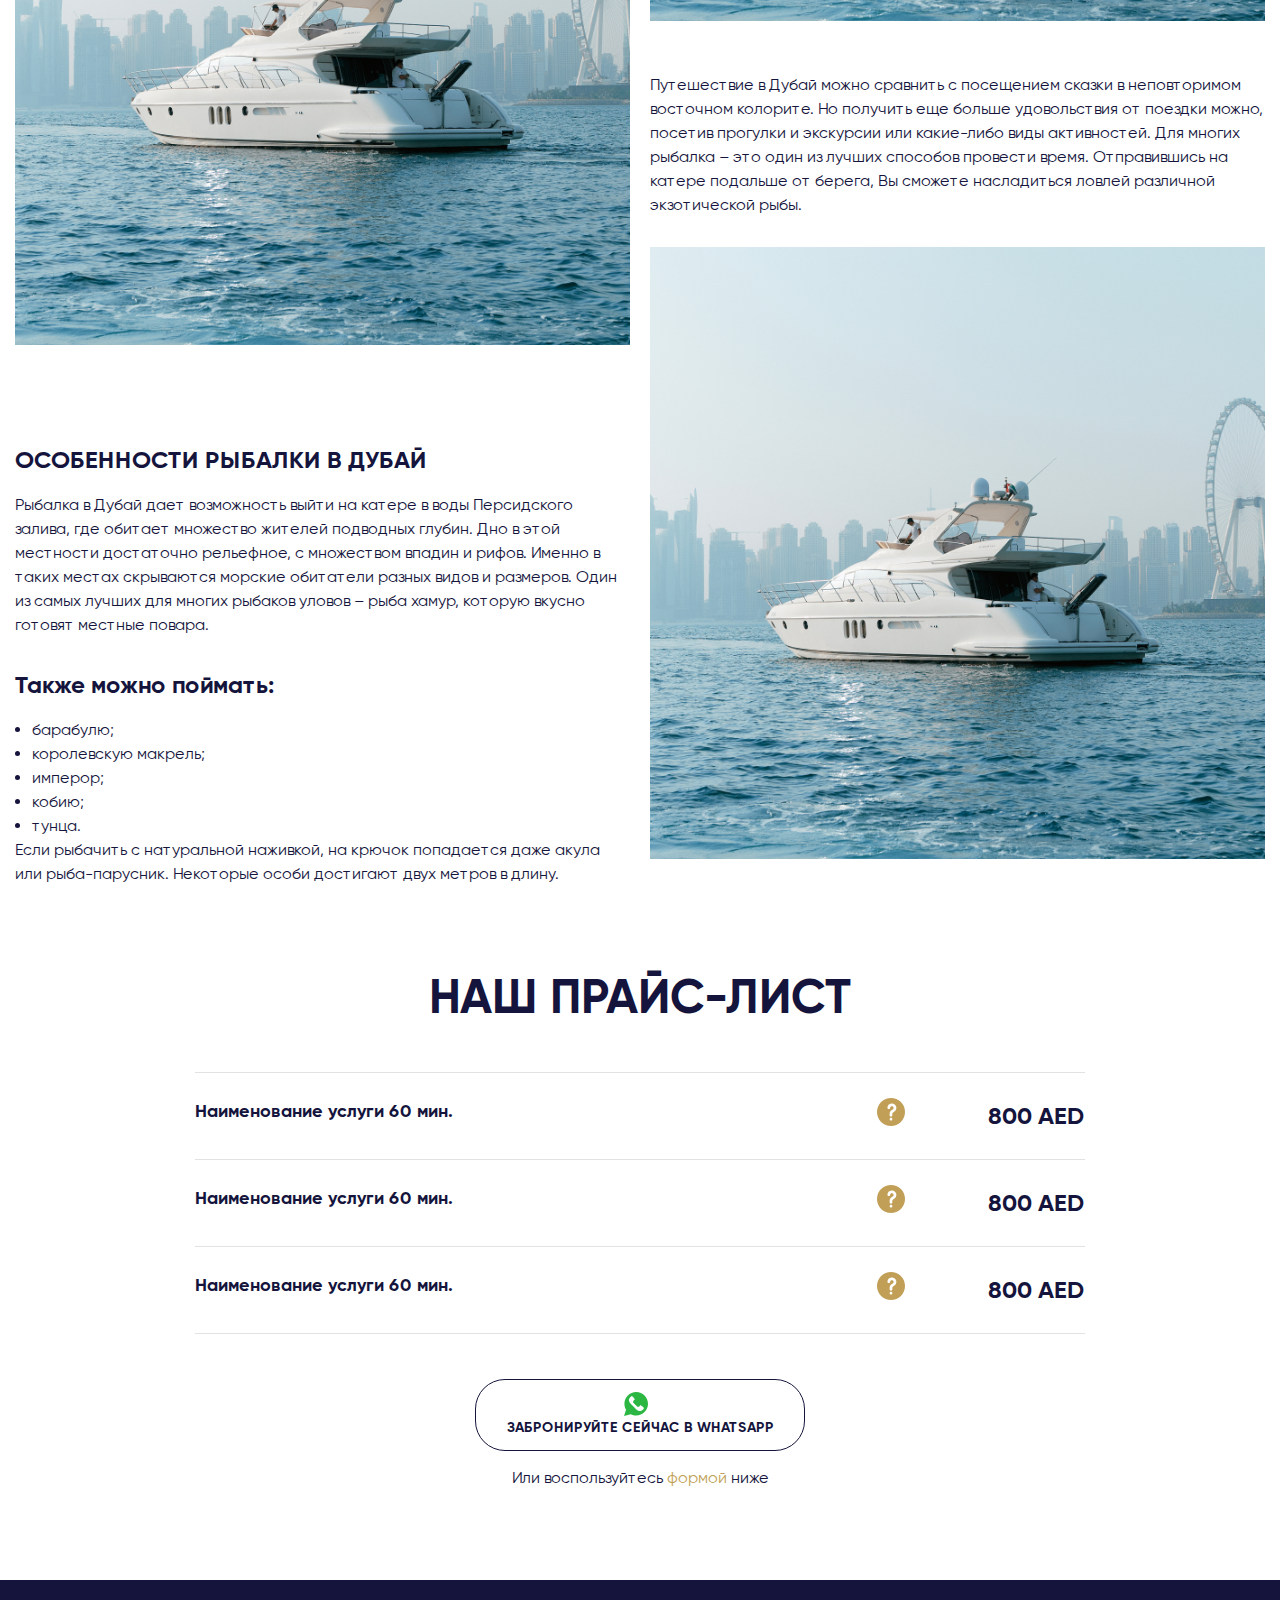
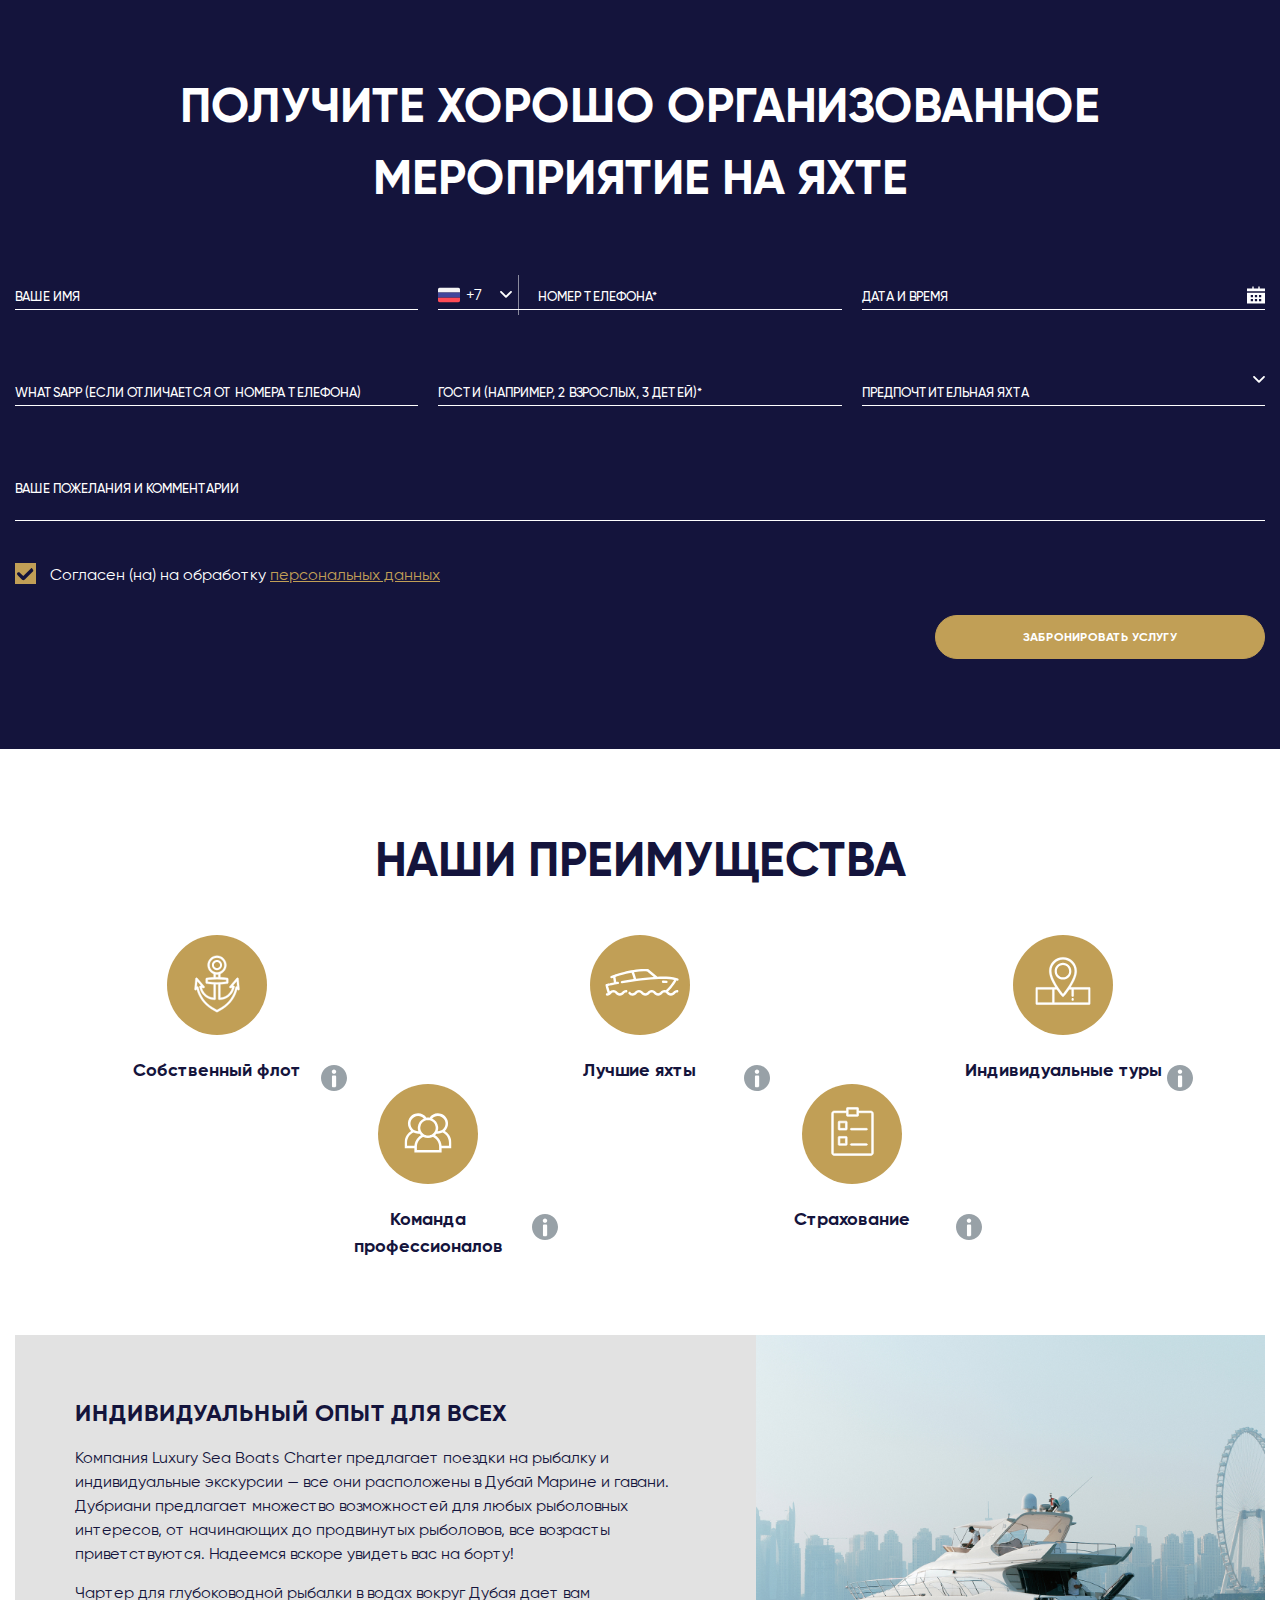
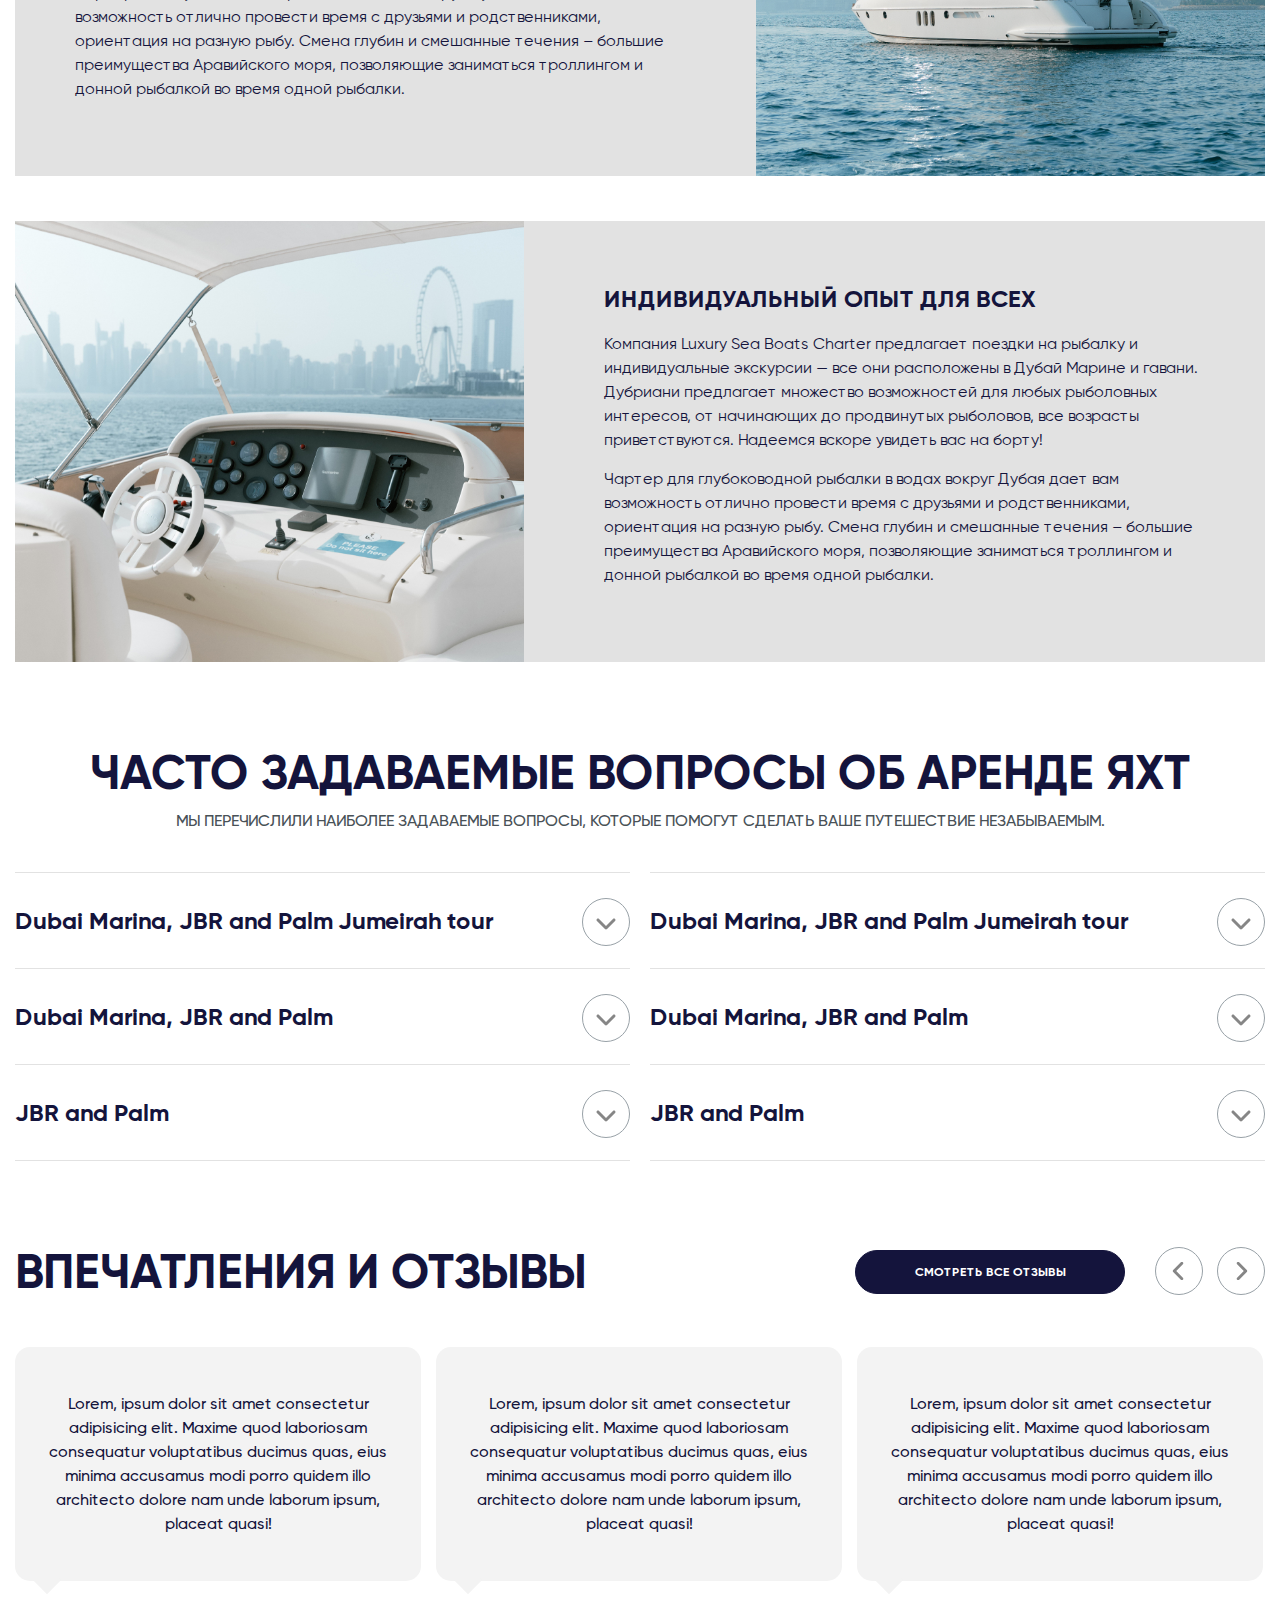
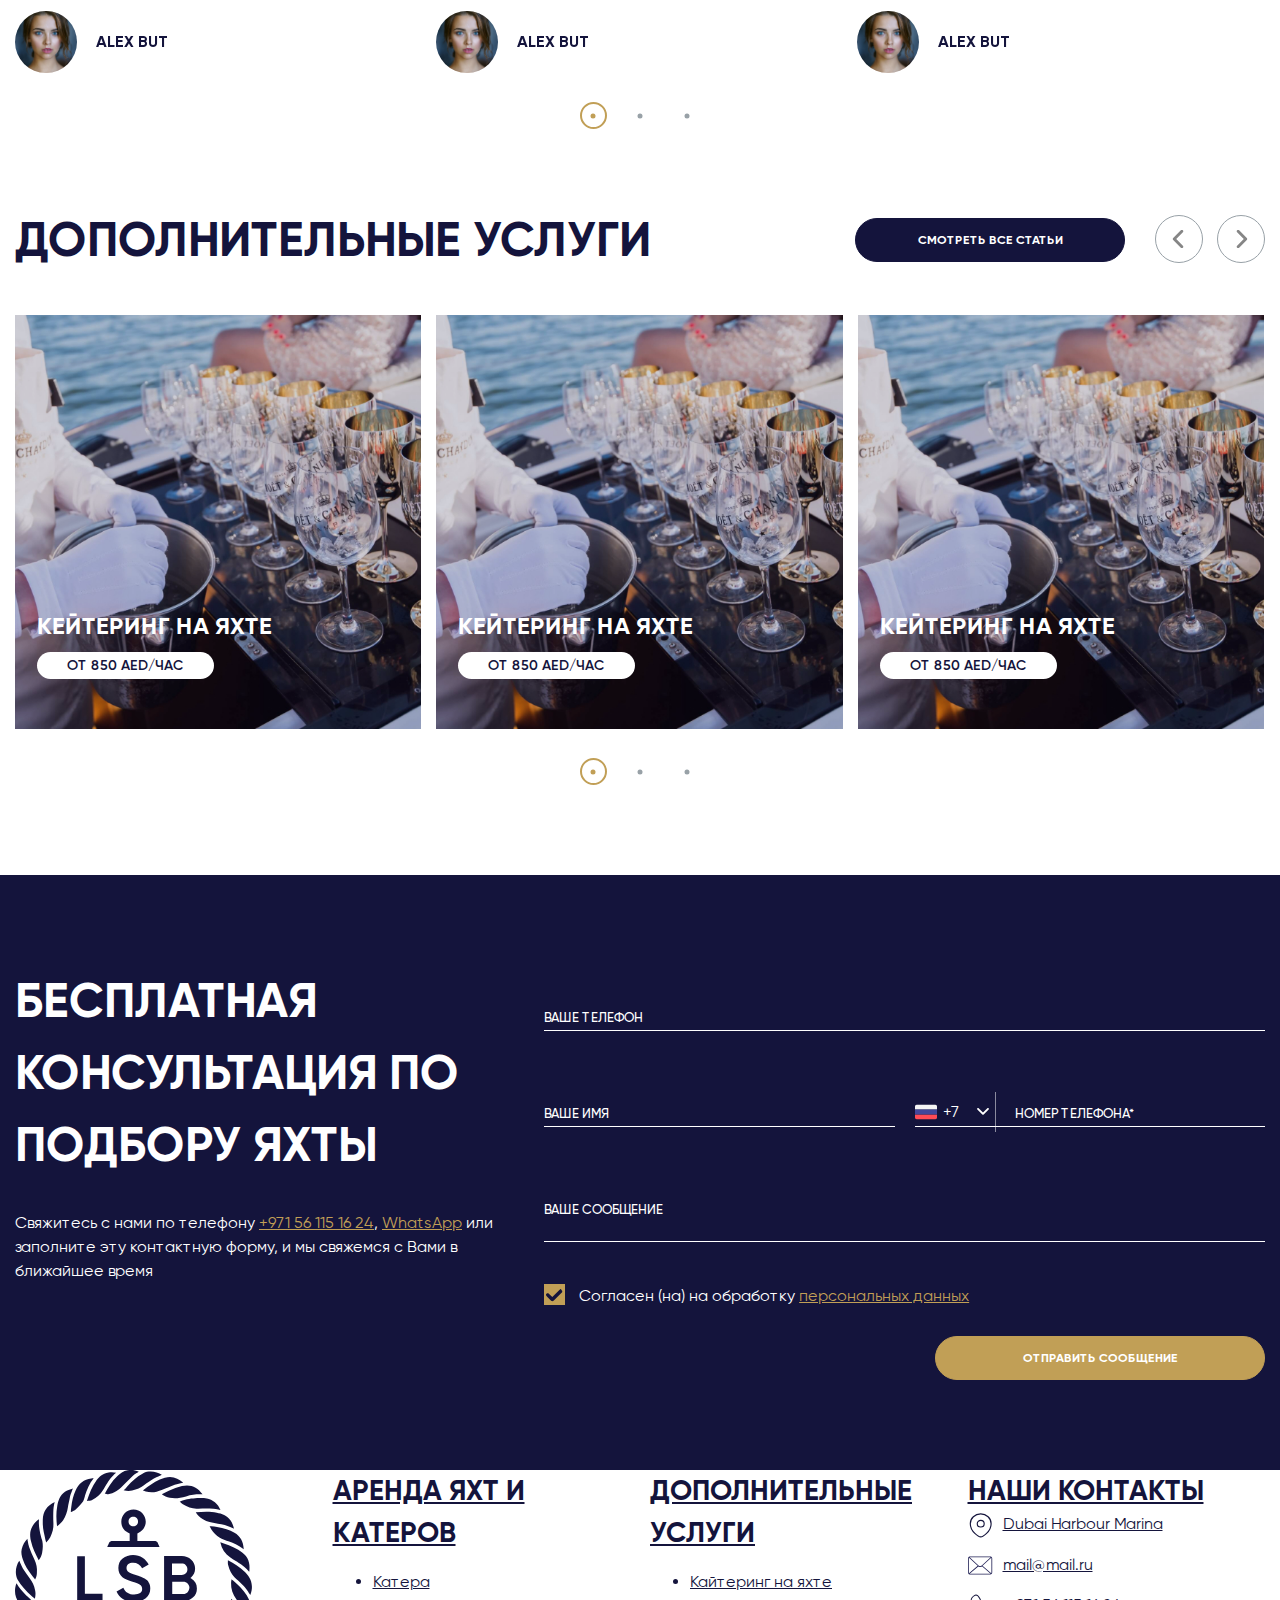
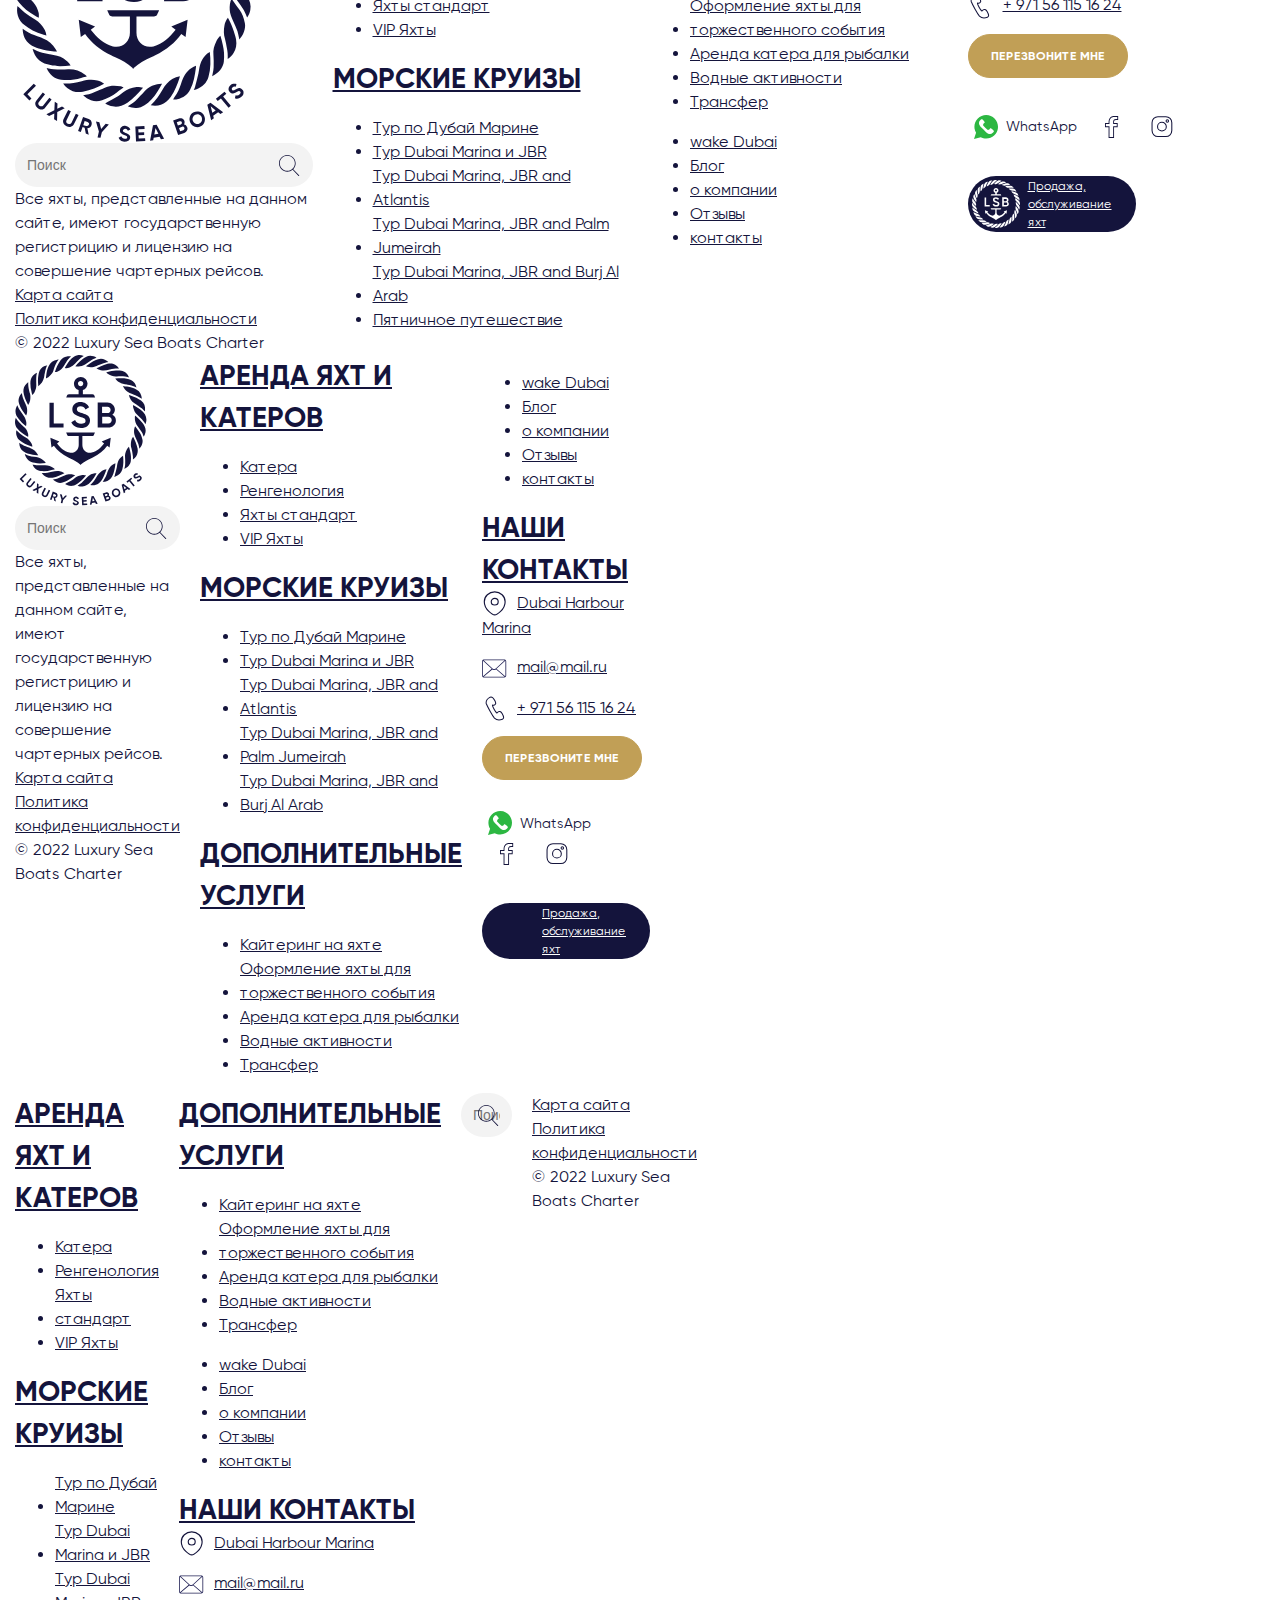
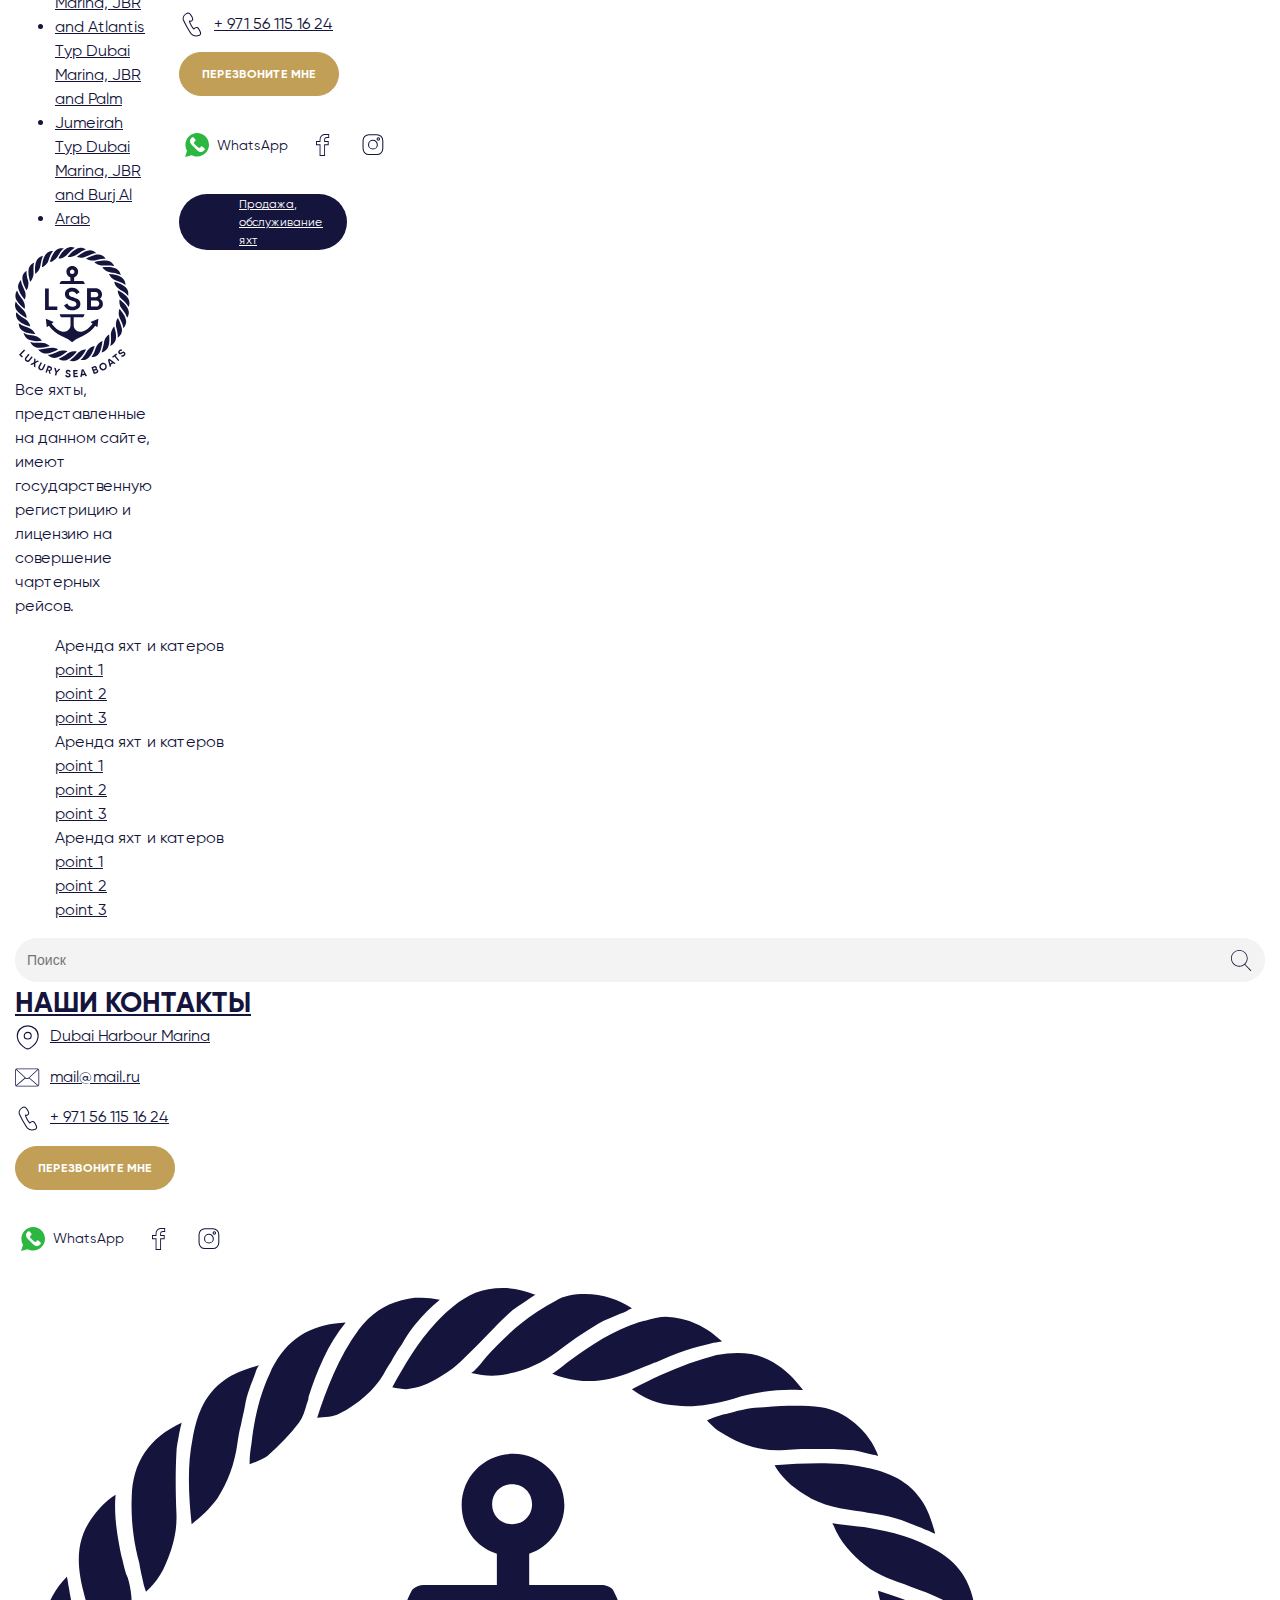
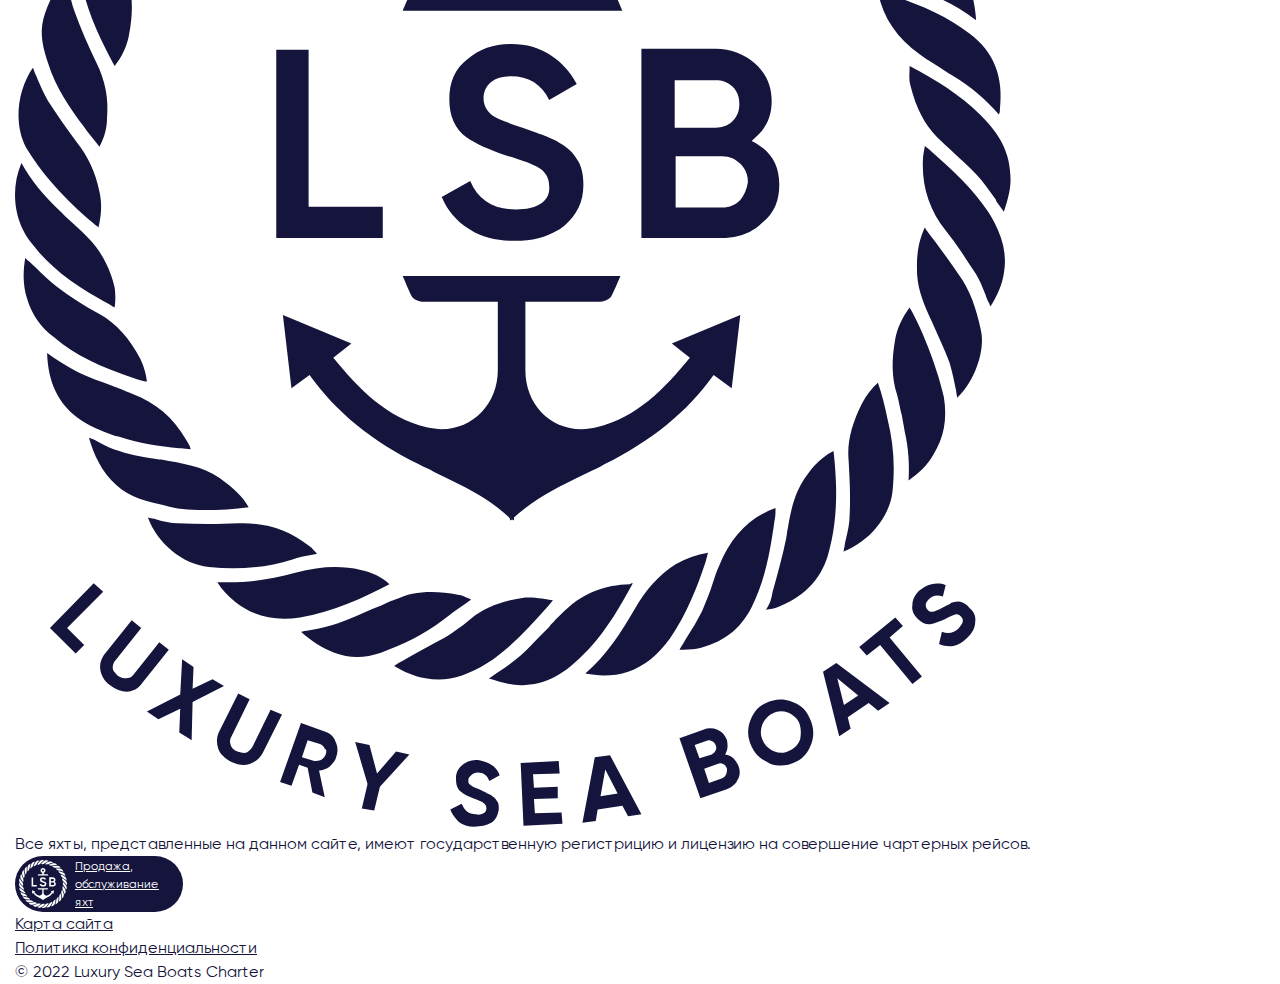
<file: html/pages/services/detail-1.html>
<!DOCTYPE html>
<html>
  <!-- head start-->
  <head>
    <meta charset="UTF-8">
    <meta name="viewport" content="width=device-width, initial-scale=1.0">
    <link href="/css/owl.carousel.css" type="text/css" rel="stylesheet">
    <link href="/css/air-datepicker.css" type="text/css" rel="stylesheet">
    <link href="/css/style.css" type="text/css" rel="stylesheet">
    <script src="/js/sourse/other-js/jquery-3.6.0.min.js" defer></script>
    <script src="/js/sourse/other-js/air-datepicker.js" defer></script>
    <script src="/js/sourse/other-js/jquery.mask.js" defer></script>
    <script src="/js/sourse/other-js/owl.carousel.js" defer></script>
    <script src="/js/sourse/other-js/owl.carousel2.thumbs.js" defer></script>
    <script src="/js/common-dist.js" defer></script>
  </head>
  <!-- head end-->
  <body> 
    <!-- popup-menu start-->
      <div class="popup element-show menu-hamburger" data-element="0">
        <div class="popup-overlay popup-overlay-js"></div>
        <div class="popup-container"> 
          <div class="close-btn close-btn_popup close-js"></div>
          <div class="menu-tablet">
            <nav class="popup-nav">
              <h3> <a href="#">Аренда яхт и катеров</a></h3>
              <ul class="ln">
                <li><a href="#">Катера</a></li>
                <li><a href="#">Яхты стандарт</a></li>
                <li><a href="#">VIP Яхты</a></li>
              </ul>
            </nav>
            <nav class="popup-nav">
              <h3> <a href="#">Морские круизы</a></h3>
              <ul class="ln">
                <li><a href="#">Тур по Дубай Марине</a></li>
                <li><a href="#">Тур Dubai Marina и JBR</a></li>
                <li><a href="#">Тур Dubai Marina, JBR and Atlantis</a></li>
                <li><a href="#">Тур Dubai Marina, JBR and Palm Jumeirah</a></li>
                <li><a href="#">Тур Dubai Marina, JBR and Burj Al Arab</a></li>
                <li><a href="#">Плавательный тур</a></li>
                <li><a href="#">Тур Dubai Water Canal </a></li>
                <li><a href="#">Пятничное путешествие</a></li>
              </ul>
            </nav>
            <nav class="popup-nav">
              <h3> <a href="#">Морские круизы</a></h3>
              <ul class="ln">
                <li><a href="#">Дополнительные услуги</a></li>
                <li><a href="#">Оформление яхты для торжественного события</a></li>
                <li><a href="#">Аренда катера для рыбалки</a></li>
                <li><a href="#">Водные активности</a></li>
                <li><a href="#">Трансфер</a></li>
              </ul>
            </nav>
            <div class="search-main"> 
              <input class="input-search" type="text" placeholder="Поиск">
              <div class="search-ico"></div>
            </div>
            <div class="social-default"><a class="whatsapp-btn" href=""> <i> </i><span>WhatsApp</span></a>
                <div class="social"><a class="social-ico--white" href="#"><img src="/images/social/facebook-blue.svg" alt=""><img class="ico-hover" src="/images/social/facebook-white.svg" alt=""></a><a class="social-ico--white" href="#"><img src="/images/social/instagram-blue.svg" alt=""><img class="ico-hover" src="/images/social/instagram-white.svg" alt=""></a>
                </div>
            </div>
            <div class="popup-lang"> 
              <div class="language-select"><span>RU </span><i></i></div>
            </div>
          </div>
          <div class="menu-mobile">
            <div class="menu-mobile-body">
              <nav class="popup-nav">
                <ul class="ln">
                  <li> <a href="#">Аренда яхт и катеров<i> </i></a></li>
                  <li> <a href="#">МАРШРУТЫ</a></li>
                  <li> <a href="#">wake Dubai</a></li>
                  <li> <a href="#">Дополнительные услуги<i></i></a></li>
                  <li> <a href="#">о компании<i></i></a>
                    <ul> 
                      <li> <a href="#">О нас </a></li>
                      <li> <a href="#">Блог</a></li>
                      <li> <a href="#">О нас </a></li>
                      <li> <a href="#">Блог</a></li>
                    </ul>
                  </li>
                  <li> <a href="#">отзывы</a></li>
                  <li> <a href="#">контакты</a></li>
                </ul>
              </nav>
            </div>
            <div class="search-main"> 
              <input class="input-search" type="text" placeholder="Поиск">
              <div class="search-ico"></div>
            </div>
            <div class="menu-footer">
              <div class="menu-footer-item"> <a class="phone-btn" href="#"> <i></i><span>+ 971 56 115 16 24</span></a></div>
              <div class="menu-footer-item"><a class="btn-header btn btn--yellow element-btn" data-element="1" href="#">Перезвонить мне</a></div>
              <div class="menu-footer-item social-default"><a class="whatsapp-btn" href=""> <i> </i><span>WhatsApp</span></a>
                  <div class="social"><a class="social-ico--white" href="#"><img src="/images/social/facebook-blue.svg" alt=""><img class="ico-hover" src="/images/social/facebook-white.svg" alt=""></a><a class="social-ico--white" href="#"><img src="/images/social/instagram-blue.svg" alt=""><img class="ico-hover" src="/images/social/instagram-white.svg" alt=""></a>
                  </div>
              </div>
              <div class="menu-footer-item"> 
                <div class="popup-lang"> 
                  <div class="language-select"><span>RU </span><i></i></div>
                </div>
              </div>
            </div>
          </div>
        </div>
      </div>
      <div class="popup element-show" data-element="1">
        <div class="popup-overlay popup-overlay-js"></div>
        <div class="popup-container"> 
          <div class="close-btn close-btn_popup close-js"></div> 
          <div class="form-default">
            <h3>ПОЛУЧИТЬ КОНСУЛЬТАЦИЮ</h3>
            <div class="popup-hint">Оставьте заявку, и мы свяжемся с вами в ближайшее время</div>
            <div class="form">
              <div class="input-box-phone input-box">
                <div class="country-select"><span class="country-select-box"> 
                    <div class="rus-flag"> </div><em> +7</em><i></i></span>
                  <ul class="ln">
                    <li class="rus-select">
                      <div class="rus-flag"> </div><em>+7</em>
                    </li>
                    <li class="oae-select">
                      <div class="oae-flag"> </div><em>+971</em>
                    </li>
                  </ul>
                </div>
                <input class="input-decorate phone-mask-choise" type="text" id="phone" onkeypress="return event.charCode &gt;= 48 &amp;&amp; event.charCode &lt;= 57">
                <label class="label-animate" for="phone">номер телефона*</label>
              </div>
              <div class="checkbox agreement">
                <label>Согласен (на) на обработку <a href="#">персональных данных </a>
                  <input type="checkbox" checked><span></span>
                </label>
              </div>
                <div class="form-btn-container col-12">
                  <input class="btn btn--yellow" type="submit" value="отправить">
                </div>
            </div>
          </div>
        </div>
      </div>
    <!-- popup-menu end-->
    <!-- header start-->
    <header>
      <div class="main-grid line-header">
        <div class="col-xs-4 call-mobile-container vertical-align">
          <div class="call-mobile-btn"></div>
        </div>
        <div class="col-2 col-xs-4 logo-container"><a class="logo" href="#"> <img src="/images/logo.svg" alt=""></a></div>
        <div class="col-10 col-xs-4 line-top-container vertical-align">
          <div class="search-main"> 
            <input class="input-search input-search-ajax" type="text" placeholder="Поиск">
            <div class="search-ico"></div>
            <div class="search-popup"></div>
          </div>
          <div><a class="whatsapp-btn" href=""> <i> </i><span>WhatsApp</span></a></div>
          <div><a class="phone-btn" href="#"> <i></i><span>+ 971 56 115 16 24</span></a></div>
          <div><a class="btn-header btn btn--yellow element-btn" data-element="1" href="#">Перезвонить мне</a></div>
          <div><a class="liked-btn" href="#"><span>10</span></a></div>
            <div class="social"><a class="social-ico--white" href="#"><img src="/images/social/facebook-blue.svg" alt=""><img class="ico-hover" src="/images/social/facebook-white.svg" alt=""></a><a class="social-ico--white" href="#"><img src="/images/social/instagram-blue.svg" alt=""><img class="ico-hover" src="/images/social/instagram-white.svg" alt=""></a>
            </div>
          <div class="hamburger-btn"></div>
          <div class="language-select"><span>RU </span><i></i></div>
          <div class="border-header"></div>
        </div>
      </div>
      <div class="main-grid line-header line-header-nav">
        <div class="col-2"></div>
        <div class="vertical-align col-10">
          <nav class="nav-header">
            <ul class="ln">
              <li> <a href="#">Аренда яхт и катеров<i> </i></a></li>
              <li> <a href="#">МАРШРУТЫ</a></li>
              <li> <a href="#">wake Dubai</a></li>
              <li> <a href="#">Дополнительные услуги<i></i></a></li>
              <li> <a href="#">о компании<i></i></a>
                <ul> 
                  <li> <a href="#">О нас </a></li>
                  <li> <a href="#">Блог</a></li>
                  <li> <a href="#">О нас </a></li>
                  <li> <a href="#">Блог</a></li>
                </ul>
              </li>
              <li> <a href="#">отзывы</a></li>
              <li> <a href="#">контакты</a></li>
            </ul>
          </nav>
        </div>
      </div>
    </header>
    <!-- header end-->
  </body>
</html>
<!-- header end-->
<div class="stub"></div>
<div class="services-main"> 
  <div class="main-full">
    <div class="breadcrumbs"><a href="#">Главная</a><em>/</em><span>Wake</span></div>
  </div>
  <div class="services-main-wather"></div>
  <div class="main-grid"> 
    <div class="col-5 col-md-6 col-sm-12 services-main-info"> 
      <div class="services-main-info-container">
        <div class="services-main-price"> от 850 AED/час</div>
        <h1>Рыбалка на яхте</h1>
        <div class="services-main-text"> Аренда яхт в Дубае — лучшее место для аренды роскошных яхт в Дубае. Мы предлагаем широкий выбор яхт для аренды по разумным ценам, предоставляя посетителям и жителям всего мира изысканный опыт.</div>
        <div class="btn-container"> <a class="btn btn--blue" href="#">Забронировать услугу</a></div>
      </div>
    </div>
  </div>
  <div class="services-main-img img-cover"> <img src="/images/temp/serv/4.jpg" alt=""></div>
</div>
  <div class="detail-tabs tabs-routes">
    <div class="main-full">
      <div class="detail-tabs-nav">
        <ul class="ln">
          <li data-point="1">Описание</li>
          <li data-point="2">Цены</li>
          <li data-point="3">Форма бронирования</li>
          <li data-point="4">Часто задаваемые вопросы</li>
          <li data-point="5">Отзывы</li>
          <li data-point="6">Дополнительные услуги</li>
        </ul>
        <div class="detail-tabs-carriage"></div>
      </div>
    </div>
  </div>
<section class="detail-content">
  <div class="main-grid">
    <div class="col-6 col-sm-12 col-xs-12">
      <h2>Чартерная рыбалка в Дубае</h2>
      <p>Аренда яхт в Дубае — лучшее место для аренды роскошных яхт в Дубае. Мы предлагаем широкий выбор яхт для аренды по разумным ценам, предоставляя посетителям и жителям всего мира изысканный опыт. Если вы ищете лодку напрокат в канун Нового года или хотите совершить круиз по нашему побережью, мы просто упростим аренду яхты в Дубае на канун Нового года.</p><img src="/images/temp/boad/1.jpg" alt="">
      <h3>Особенности рыбалки в Дубай</h3>
      <p>Рыбалка в Дубай дает возможность выйти на катере в воды Персидского залива, где обитает множество жителей подводных глубин. Дно в этой местности достаточно рельефное, с множеством впадин и рифов. Именно в таких местах скрываются морские обитатели разных видов и размеров. Один из самых лучших для многих рыбаков уловов – рыба хамур, которую вкусно готовят местные повара. </p>
      <h4>Также можно поймать:</h4>
      <ul> 
        <li>барабулю;</li>
        <li>королевскую макрель;</li>
        <li>имперор;</li>
        <li>кобию;</li>
        <li>тунца. </li>
      </ul>
      <p>Если рыбачить с натуральной наживкой, на крючок попадается даже акула или рыба-парусник. Некоторые особи достигают двух метров в длину.</p>
    </div>
    <div class="col-6 col-sm-12 col-xs-12"><img src="/images/temp/boad/1.jpg" alt="">
      <p>Путешествие в Дубай можно сравнить с посещением сказки в неповторимом восточном колорите. Но получить еще больше удовольствия от поездки можно, посетив прогулки и экскурсии или какие-либо виды активностей. Для многих рыбалка – это один из лучших способов провести время. Отправившись на катере подальше от берега, Вы сможете насладиться ловлей различной экзотической рыбы.</p><img src="/images/temp/boad/1.jpg" alt="">
    </div>
  </div>
</section>
<section class="pricelist-section"> 
  <div class="main-full head-section">
    <h2>наш прайс-лист</h2>
  </div>
  <ul class="ln pricelist-list">
    <li> 
      <h3> <span>Наименование услуги 60 мин.</span>
        <div class="question-ico"></div>
      </h3>
      <div class="pricelist-price">800 AED</div>
    </li>
    <li> 
      <h3> <span>Наименование услуги 60 мин.</span>
        <div class="question-ico"></div>
      </h3>
      <div class="pricelist-price">800 AED</div>
    </li>
    <li> 
      <h3> <span>Наименование услуги 60 мин.</span>
        <div class="question-ico"></div>
      </h3>
      <div class="pricelist-price">800 AED</div>
    </li>
  </ul>
  <div class="btn-container"> <a class="btn btn--blue-border whatsapp-btn whatsapp-btn--large"><i></i><span>Забронируйте сейчас в WhatsApp</span></a>
    <div class="btn-hint">Или воспользуйтесь <a href="#">формой</a> ниже</div>
  </div>
</section>
<div class="stub-section"></div>
<section class="feedback-home feedback-origin">
  <div class="main-grid">
    <div class="col-12">
      <h2> Получите хорошо организованное мероприятие на яхте
      </h2>
    </div>
    <div class="col-12 form-default">
      <div class="main-grid">
        <div class="input-box col-4 col-sm-6 col-xs-12">  
          <input class="input-decorate" type="text" id="name" autocomplete="off">
          <label class="label-animate" for="name">Ваше имя</label>
        </div>
        <div class="input-box-phone input-box col-4 col-sm-6 col-xs-12"> 
          <div class="country-select"><span class="country-select-box"> 
              <div class="rus-flag"> </div><em> +7</em><i></i></span>
            <ul class="ln">
              <li class="rus-select">
                <div class="rus-flag"> </div><em>+7</em>
              </li>
              <li class="oae-select">
                <div class="oae-flag"> </div><em>+971</em>
              </li>
            </ul>
          </div>
          <input class="input-decorate phone-mask-choise" type="text" id="phone" onkeypress="return event.charCode &gt;= 48 &amp;&amp; event.charCode &lt;= 57">
          <label class="label-animate" for="phone">номер телефона*</label>
        </div>
        <div class="input-box date-input-container col-4 col-sm-6 col-xs-12"> 
          <input class="input-decorate input-date" type="text" autocomplete="off">
          <label class="label-animate" for="date">Дата и время</label>
        </div>
        <div class="input-box col-4 col-sm-6 col-xs-12"> 
          <input class="input-decorate" type="text" id="WhatsApp" autocomplete="off">
          <label class="label-animate" for="WhatsApp">WhatsApp (если отличается от номера телефона)</label>
        </div>
        <div class="input-box col-4 col-sm-6 col-xs-12"> 
          <input class="input-decorate" type="text" id="guest" autocomplete="off">
          <label class="label-animate" for="guest">Гости (например, 2 взрослых, 3 детей)*</label>
        </div>
        <div class="input-box yachts-select col-4 col-sm-6 col-xs-12"> 
          <input class="input-decorate yachts-select-input" type="text" id="yachts" autocomplete="off">
          <label class="label-animate" for="yachts">Предпочтительная яхта</label><i> </i>
          <div class="yachts-select-popup">
            <div class="yachts-select-popup-item">
              <div class="yachts-select-img img-cover"><img src="/images/temp/1.jpg" alt=""></div>
              <div class="yachts-select-info">
                <h3>Azimut 62 Lucky Star</h3>
                <div class="yachts-select-char-box">
                  <div class="yachts-select-char">
                    <div class="char-popup-ico char-popup-ico-1"></div><span>18.9м.</span>
                  </div>
                  <div class="yachts-select-char">
                    <div class="char-popup-ico char-popup-ico-2"></div><span>29 гостей </span>
                  </div>
                  <div class="yachts-select-char">
                    <div class="char-popup-ico char-popup-ico-3"></div><span>3 каюты</span>
                  </div>
                  <div class="yachts-select-char">
                    <div class="char-popup-ico char-popup-ico-4"></div><span>3 человека</span>
                  </div>
                </div>
              </div>
              <div class="yachts-select-arr"></div>
            </div>
            <div class="yachts-select-popup-item">
              <div class="yachts-select-img img-cover"><img src="/images/temp/1.jpg" alt=""></div>
              <div class="yachts-select-info">
                <h3>Azimut 62 Lucky Star</h3>
                <div class="yachts-select-char-box">
                  <div class="yachts-select-char">
                    <div class="char-popup-ico char-popup-ico-1"></div><span>18.9м.</span>
                  </div>
                  <div class="yachts-select-char">
                    <div class="char-popup-ico char-popup-ico-2"></div><span>29 гостей </span>
                  </div>
                  <div class="yachts-select-char">
                    <div class="char-popup-ico char-popup-ico-3"></div><span>3 каюты</span>
                  </div>
                  <div class="yachts-select-char">
                    <div class="char-popup-ico char-popup-ico-4"></div><span>3 человека</span>
                  </div>
                </div>
              </div>
              <div class="yachts-select-arr"></div>
            </div>
            <div class="yachts-select-popup-item">
              <div class="yachts-select-img img-cover"><img src="/images/temp/1.jpg" alt=""></div>
              <div class="yachts-select-info">
                <h3>Azimut 62 Lucky Star</h3>
                <div class="yachts-select-char-box">
                  <div class="yachts-select-char">
                    <div class="char-popup-ico char-popup-ico-1"></div><span>18.9м.</span>
                  </div>
                  <div class="yachts-select-char">
                    <div class="char-popup-ico char-popup-ico-2"></div><span>29 гостей </span>
                  </div>
                  <div class="yachts-select-char">
                    <div class="char-popup-ico char-popup-ico-3"></div><span>3 каюты</span>
                  </div>
                  <div class="yachts-select-char">
                    <div class="char-popup-ico char-popup-ico-4"></div><span>3 человека</span>
                  </div>
                </div>
              </div>
              <div class="yachts-select-arr"></div>
            </div>
            <div class="yachts-select-popup-item">
              <div class="yachts-select-img img-cover"><img src="/images/temp/1.jpg" alt=""></div>
              <div class="yachts-select-info">
                <h3>Azimut 62 Lucky Star</h3>
                <div class="yachts-select-char-box">
                  <div class="yachts-select-char">
                    <div class="char-popup-ico char-popup-ico-1"></div><span>18.9м.</span>
                  </div>
                  <div class="yachts-select-char">
                    <div class="char-popup-ico char-popup-ico-2"></div><span>29 гостей </span>
                  </div>
                  <div class="yachts-select-char">
                    <div class="char-popup-ico char-popup-ico-3"></div><span>3 каюты</span>
                  </div>
                  <div class="yachts-select-char">
                    <div class="char-popup-ico char-popup-ico-4"></div><span>3 человека</span>
                  </div>
                </div>
              </div>
              <div class="yachts-select-arr"></div>
            </div>
            <div class="yachts-select-popup-item">
              <div class="yachts-select-img img-cover"><img src="/images/temp/1.jpg" alt=""></div>
              <div class="yachts-select-info">
                <h3>Azimut 62 Lucky Star</h3>
                <div class="yachts-select-char-box">
                  <div class="yachts-select-char">
                    <div class="char-popup-ico char-popup-ico-1"></div><span>18.9м.</span>
                  </div>
                  <div class="yachts-select-char">
                    <div class="char-popup-ico char-popup-ico-2"></div><span>29 гостей </span>
                  </div>
                  <div class="yachts-select-char">
                    <div class="char-popup-ico char-popup-ico-3"></div><span>3 каюты</span>
                  </div>
                  <div class="yachts-select-char">
                    <div class="char-popup-ico char-popup-ico-4"></div><span>3 человека</span>
                  </div>
                </div>
              </div>
              <div class="yachts-select-arr"></div>
            </div>
          </div>
        </div>
        <div class="input-box col-12">
          <textarea class="input-decorate check-mail" autocomplete="off"></textarea>
          <label class="label-animate">Ваше пожелания и комментарии</label>
        </div>
        <div class="checkbox agreement col-12">
          <label>Согласен (на) на обработку <a href="#">персональных данных </a>
            <input type="checkbox" checked><span></span>
          </label>
        </div>
          <div class="form-btn-container col-12">
            <input class="btn btn--yellow" type="submit" value="забронировать услугу">
          </div>
      </div>
    </div>
  </div>
</section>
<section class="advantages-detail">
  <div class="main-full head-section">
    <h2 class="title-section">Наши преимущества</h2>
  </div>
  <div class="main-grid">
    <div class="col-4 col-sm-6">
        <div class="advantages-item"> <img src="/images/adv/1.svg" alt="">
          <div class="advantages-item-text">
            <h3> Собственный флот
            </h3><i>
              <div class="advantages-hint">Lorem ipsum, dolor sit amet consectetur adipisicing elit. Blanditiis ratione repellendus odio beatae, </div></i>
          </div>
        </div>
    </div>
    <div class="col-4 col-sm-6 advantages-item-extra-3">
        <div class="advantages-item"> <img src="/images/adv/2.svg" alt="">
          <div class="advantages-item-text">
            <h3> Лучшие яхты
            </h3><i>
              <div class="advantages-hint">Lorem ipsum, dolor sit amet consectetur adipisicing elit. Blanditiis ratione repellendus odio beatae, </div></i>
          </div>
        </div>
    </div>
    <div class="col-4 advantages-item-extra-1 col-sm-6">
        <div class="advantages-item"> <img src="/images/adv/3.svg" alt="">
          <div class="advantages-item-text">
            <h3> Индивидуальные туры
            </h3><i>
              <div class="advantages-hint">Lorem ipsum, dolor sit amet consectetur adipisicing elit. Blanditiis ratione repellendus odio beatae, </div></i>
          </div>
        </div>
    </div>
    <div class="col-2 hidden-sm hidden-xs"></div>
    <div class="col-4 col-sm-6 advantages-item-extra-4">
        <div class="advantages-item"> <img src="/images/adv/4.svg" alt="">
          <div class="advantages-item-text">
            <h3> Команда профессионалов
            </h3><i>
              <div class="advantages-hint">Lorem ipsum, dolor sit amet consectetur adipisicing elit. Blanditiis ratione repellendus odio beatae, </div></i>
          </div>
        </div>
    </div>
    <div class="col-4 advantages-item-extra-2 col-sm-12">
        <div class="advantages-item"> <img src="/images/adv/5.svg" alt="">
          <div class="advantages-item-text">
            <h3> Страхование
            </h3><i>
              <div class="advantages-hint">Lorem ipsum, dolor sit amet consectetur adipisicing elit. Blanditiis ratione repellendus odio beatae, </div></i>
          </div>
        </div>
    </div>
  </div>
</section>
<section class="simple-about">
    <div class="simple-item-about main-grid">
      <div class="simple-item-about-bg"></div>
      <div class="col-7 col-sm-12 simple-item-text-container">
        <div class="simple-item-text"> 
          <h3>Индивидуальный опыт для всех</h3>
          <p>Компания Luxury Sea Boats Charter предлагает поездки на рыбалку и индивидуальные экскурсии — все они расположены в Дубай Марине и гавани. Дубриани предлагает множество возможностей для любых рыболовных интересов, от начинающих до продвинутых рыболовов, все возрасты приветствуются. Надеемся вскоре увидеть вас на борту!</p>
          <p>Чартер для глубоководной рыбалки в водах вокруг Дубая дает вам возможность отлично провести время с друзьями и родственниками, ориентация на разную рыбу. Смена глубин и смешанные течения – большие преимущества Аравийского моря, позволяющие заниматься троллингом и донной рыбалкой во время одной рыбалки.</p>
        </div>
      </div>
      <div class="col-5 col-sm-12 simple-item-img img-cover"><img src="/images/temp/boad/1.jpg" alt=""></div>
    </div>
    <div class="simple-item-about main-grid">
      <div class="simple-item-about-bg"></div>
      <div class="col-5 col-sm-12 simple-item-img img-cover"><img src="/images/temp/boad/2.jpg" alt=""></div>
      <div class="col-7 col-sm-12 simple-item-text-container">
        <div class="simple-item-text"> 
          <h3>Индивидуальный опыт для всех</h3>
          <p>Компания Luxury Sea Boats Charter предлагает поездки на рыбалку и индивидуальные экскурсии — все они расположены в Дубай Марине и гавани. Дубриани предлагает множество возможностей для любых рыболовных интересов, от начинающих до продвинутых рыболовов, все возрасты приветствуются. Надеемся вскоре увидеть вас на борту!</p>
          <p>Чартер для глубоководной рыбалки в водах вокруг Дубая дает вам возможность отлично провести время с друзьями и родственниками, ориентация на разную рыбу. Смена глубин и смешанные течения – большие преимущества Аравийского моря, позволяющие заниматься троллингом и донной рыбалкой во время одной рыбалки.</p>
        </div>
      </div>
    </div>
</section>
<section class="faq-home">
  <div class="main-full head-section">
    <h2>Часто задаваемые вопросы об аренде яхт</h2>
    <h3>Мы перечислили наиболее задаваемые вопросы, которые помогут сделать ваше путешествие незабываемым.</h3>
  </div>
  <div class="main-grid faq-container">
    <div class="col-5 col-lg-6 col-md-6 col-sm-12">
      <div class="faq-item">
        <div class="faq-head">
          <h3>Dubai Marina, JBR and Palm Jumeirah tour</h3><span> <i></i></span>
        </div>
        <div class="faq-content">Lorem ipsum dolor sit amet, consectetur adipiscing elit, sed do eiusmod tempor incididunt ut labore et dolore magna aliqua. Ut enim ad minim veniam, quis nostrud exercitation ullamco laboris nisi ut aliquip ex ea commodo consequat. Duis aute irure dolor in reprehenderit in voluptate velit esse cillum dolore eu fugiat nulla pariatur. Excepteur sint occaecat cupidatat non proident, sunt in culpa qui officia deserunt mollit anim id est laborum.</div>
      </div>
      <div class="faq-item">
        <div class="faq-head">
          <h3>Dubai Marina, JBR and Palm </h3><span> <i></i></span>
        </div>
        <div class="faq-content">YRadio предоставляет доступ к обширной коллекции лицензированной музыки (более 11 000 000 музыкальных фонограмм) и воспроизводит музыкальные композиции, согласно заданному пользователем расписанию. Плейлисты можно составить самостоятельно, а можно выбрать готовые из числа составленных музыкальными редакторами YRadio (более 300 готовых плейлистов). Управление музыкой и рекламно-информационными сообщениями осуществляется из личного кабинета, доступ к которому получает пользователь при подключении к сервису.</div>
      </div>
      <div class="faq-item">
        <div class="faq-head">
          <h3>JBR and Palm </h3><span> <i></i></span>
        </div>
        <div class="faq-content">Lorem ipsum dolor sit amet, consectetur adipiscing elit, sed do eiusmod tempor incididunt ut labore et dolore magna aliqua. Ut enim ad minim veniam, quis nostrud exercitation ullamco laboris nisi ut aliquip ex ea commodo consequat. Duis aute irure dolor in reprehenderit in voluptate velit esse cillum dolore eu fugiat nulla pariatur. Excepteur sint occaecat cupidatat non proident, sunt in culpa qui officia deserunt mollit anim id est laborum.</div>
      </div>
    </div>
    <div class="col-2 faq-delimetr-container hidden-lg hidden-md hidden-sm hidden-xs">
      <div class="faq-delimetr"></div>
    </div>
    <div class="col-5 col-lg-6 col-md-6 col-sm-12">
      <div class="faq-item">
        <div class="faq-head">
          <h3>Dubai Marina, JBR and Palm Jumeirah tour</h3><span> <i></i></span>
        </div>
        <div class="faq-content">Lorem ipsum dolor sit amet, consectetur adipiscing elit, sed do eiusmod tempor incididunt ut labore et dolore magna aliqua. Ut enim ad minim veniam, quis nostrud exercitation ullamco laboris nisi ut aliquip ex ea commodo consequat. Duis aute irure dolor in reprehenderit in voluptate velit esse cillum dolore eu fugiat nulla pariatur. Excepteur sint occaecat cupidatat non proident, sunt in culpa qui officia deserunt mollit anim id est laborum.</div>
      </div>
      <div class="faq-item">
        <div class="faq-head">
          <h3>Dubai Marina, JBR and Palm </h3><span> <i></i></span>
        </div>
        <div class="faq-content">YRadio предоставляет доступ к обширной коллекции лицензированной музыки (более 11 000 000 музыкальных фонограмм) и воспроизводит музыкальные композиции, согласно заданному пользователем расписанию. Плейлисты можно составить самостоятельно, а можно выбрать готовые из числа составленных музыкальными редакторами YRadio (более 300 готовых плейлистов). Управление музыкой и рекламно-информационными сообщениями осуществляется из личного кабинета, доступ к которому получает пользователь при подключении к сервису.</div>
      </div>
      <div class="faq-item">
        <div class="faq-head">
          <h3>JBR and Palm </h3><span> <i></i></span>
        </div>
        <div class="faq-content">Lorem ipsum dolor sit amet, consectetur adipiscing elit, sed do eiusmod tempor incididunt ut labore et dolore magna aliqua. Ut enim ad minim veniam, quis nostrud exercitation ullamco laboris nisi ut aliquip ex ea commodo consequat. Duis aute irure dolor in reprehenderit in voluptate velit esse cillum dolore eu fugiat nulla pariatur. Excepteur sint occaecat cupidatat non proident, sunt in culpa qui officia deserunt mollit anim id est laborum.</div>
      </div>
    </div>
  </div>
</section>
<section class="reviews-home owl-home">
  <div class="main-full">
    <div class="head-section">
      <h2>Впечатления и отзывы</h2>
      <div class="btn-container"><a class="btn btn--blue" href="#">СМОТРЕТЬ ВСЕ отзывы</a></div>
      <div class="stab-arrow"></div>
    </div>
  </div>
  <div class="main-full owl-second owl-carousel">
      <div class="reviews-item">
        <div class="reviews-text">
           Lorem, ipsum dolor sit amet consectetur adipisicing elit. Maxime quod laboriosam consequatur voluptatibus ducimus quas, eius minima accusamus modi porro quidem illo architecto dolore nam unde laborum ipsum, placeat quasi!</div>
        <div class="reviews-info">
          <div class="reviews-img img-cover"><img src="/images/temp/avatar-1.jpg" alt=""></div>
          <h2>Alex But</h2>
        </div>
      </div>
      <div class="reviews-item">
        <div class="reviews-text">
           Lorem, ipsum dolor sit amet consectetur adipisicing elit. Maxime quod laboriosam consequatur voluptatibus ducimus quas, eius minima accusamus modi porro quidem illo architecto dolore nam unde laborum ipsum, placeat quasi!</div>
        <div class="reviews-info">
          <div class="reviews-img img-cover"><img src="/images/temp/avatar-1.jpg" alt=""></div>
          <h2>Alex But</h2>
        </div>
      </div>
      <div class="reviews-item">
        <div class="reviews-text">
           Lorem, ipsum dolor sit amet consectetur adipisicing elit. Maxime quod laboriosam consequatur voluptatibus ducimus quas, eius minima accusamus modi porro quidem illo architecto dolore nam unde laborum ipsum, placeat quasi!</div>
        <div class="reviews-info">
          <div class="reviews-img img-cover"><img src="/images/temp/avatar-1.jpg" alt=""></div>
          <h2>Alex But</h2>
        </div>
      </div>
      <div class="reviews-item">
        <div class="reviews-text">
           Lorem, ipsum dolor sit amet consectetur adipisicing elit. Maxime quod laboriosam consequatur voluptatibus ducimus quas, eius minima accusamus modi porro quidem illo architecto dolore nam unde laborum ipsum, placeat quasi!</div>
        <div class="reviews-info">
          <div class="reviews-img img-cover"><img src="/images/temp/avatar-1.jpg" alt=""></div>
          <h2>Alex But</h2>
        </div>
      </div>
      <div class="reviews-item">
        <div class="reviews-text">
           Lorem, ipsum dolor sit amet consectetur adipisicing elit. Maxime quod laboriosam consequatur voluptatibus ducimus quas, eius minima accusamus modi porro quidem illo architecto dolore nam unde laborum ipsum, placeat quasi!</div>
        <div class="reviews-info">
          <div class="reviews-img img-cover"><img src="/images/temp/avatar-1.jpg" alt=""></div>
          <h2>Alex But</h2>
        </div>
      </div>
      <div class="reviews-item">
        <div class="reviews-text">
           Lorem, ipsum dolor sit amet consectetur adipisicing elit. Maxime quod laboriosam consequatur voluptatibus ducimus quas, eius minima accusamus modi porro quidem illo architecto dolore nam unde laborum ipsum, placeat quasi!</div>
        <div class="reviews-info">
          <div class="reviews-img img-cover"><img src="/images/temp/avatar-1.jpg" alt=""></div>
          <h2>Alex But</h2>
        </div>
      </div>
      <div class="reviews-item">
        <div class="reviews-text">
           Lorem, ipsum dolor sit amet consectetur adipisicing elit. Maxime quod laboriosam consequatur voluptatibus ducimus quas, eius minima accusamus modi porro quidem illo architecto dolore nam unde laborum ipsum, placeat quasi!</div>
        <div class="reviews-info">
          <div class="reviews-img img-cover"><img src="/images/temp/avatar-1.jpg" alt=""></div>
          <h2>Alex But</h2>
        </div>
      </div>
  </div>
</section>
<section class="serv-list-detail owl-home">
  <div class="main-full head-section">
    <h2>дополнительные услуги</h2>
    <div class="btn-container"><a class="btn btn--blue" href="#">Смотреть все статьи </a></div>
    <div class="stab-arrow"></div>
  </div>
  <div class="main-full owl-second owl-carousel">
      <div class="services-item"><a class="services-item-img" href="#">
          <div class="img-cover"><img src="/images/temp/serv/1.jpg" alt=""></div>
          <div class="services-item-info">
            <h3>Кейтеринг на яхте
            </h3>
            <div class="services-item-price">от 850 AED/час</div>
            <div class="services-item-text">Для по-настоящему безмятежного отдыха на яхте мы возьмем на себя организацию питания и обслуживания на борту. Предлагаем вашему вниманию Life station BBQ menu</div>
            <div class="btn-container-adv">
              <div class="btn-adv-more"></div>
            </div>
          </div>
          <div class="btn-item-plus">
            <div class="btn-item-plus-content"><span>+</span></div>
          </div>
          <div class="services-item-stub"></div></a></div>
      <div class="services-item"><a class="services-item-img" href="#">
          <div class="img-cover"><img src="/images/temp/serv/1.jpg" alt=""></div>
          <div class="services-item-info">
            <h3>Кейтеринг на яхте
            </h3>
            <div class="services-item-price">от 850 AED/час</div>
            <div class="services-item-text">Для по-настоящему безмятежного отдыха на яхте мы возьмем на себя организацию питания и обслуживания на борту. Предлагаем вашему вниманию Life station BBQ menu</div>
            <div class="btn-container-adv">
              <div class="btn-adv-more"></div>
            </div>
          </div>
          <div class="btn-item-plus">
            <div class="btn-item-plus-content"><span>+</span></div>
          </div>
          <div class="services-item-stub"></div></a></div>
      <div class="services-item"><a class="services-item-img" href="#">
          <div class="img-cover"><img src="/images/temp/serv/1.jpg" alt=""></div>
          <div class="services-item-info">
            <h3>Кейтеринг на яхте
            </h3>
            <div class="services-item-price">от 850 AED/час</div>
            <div class="services-item-text">Для по-настоящему безмятежного отдыха на яхте мы возьмем на себя организацию питания и обслуживания на борту. Предлагаем вашему вниманию Life station BBQ menu</div>
            <div class="btn-container-adv">
              <div class="btn-adv-more"></div>
            </div>
          </div>
          <div class="btn-item-plus">
            <div class="btn-item-plus-content"><span>+</span></div>
          </div>
          <div class="services-item-stub"></div></a></div>
      <div class="services-item"><a class="services-item-img" href="#">
          <div class="img-cover"><img src="/images/temp/serv/1.jpg" alt=""></div>
          <div class="services-item-info">
            <h3>Кейтеринг на яхте
            </h3>
            <div class="services-item-price">от 850 AED/час</div>
            <div class="services-item-text">Для по-настоящему безмятежного отдыха на яхте мы возьмем на себя организацию питания и обслуживания на борту. Предлагаем вашему вниманию Life station BBQ menu</div>
            <div class="btn-container-adv">
              <div class="btn-adv-more"></div>
            </div>
          </div>
          <div class="btn-item-plus">
            <div class="btn-item-plus-content"><span>+</span></div>
          </div>
          <div class="services-item-stub"></div></a></div>
      <div class="services-item"><a class="services-item-img" href="#">
          <div class="img-cover"><img src="/images/temp/serv/1.jpg" alt=""></div>
          <div class="services-item-info">
            <h3>Кейтеринг на яхте
            </h3>
            <div class="services-item-price">от 850 AED/час</div>
            <div class="services-item-text">Для по-настоящему безмятежного отдыха на яхте мы возьмем на себя организацию питания и обслуживания на борту. Предлагаем вашему вниманию Life station BBQ menu</div>
            <div class="btn-container-adv">
              <div class="btn-adv-more"></div>
            </div>
          </div>
          <div class="btn-item-plus">
            <div class="btn-item-plus-content"><span>+</span></div>
          </div>
          <div class="services-item-stub"></div></a></div>
      <div class="services-item"><a class="services-item-img" href="#">
          <div class="img-cover"><img src="/images/temp/serv/1.jpg" alt=""></div>
          <div class="services-item-info">
            <h3>Кейтеринг на яхте
            </h3>
            <div class="services-item-price">от 850 AED/час</div>
            <div class="services-item-text">Для по-настоящему безмятежного отдыха на яхте мы возьмем на себя организацию питания и обслуживания на борту. Предлагаем вашему вниманию Life station BBQ menu</div>
            <div class="btn-container-adv">
              <div class="btn-adv-more"></div>
            </div>
          </div>
          <div class="btn-item-plus">
            <div class="btn-item-plus-content"><span>+</span></div>
          </div>
          <div class="services-item-stub"></div></a></div>
      <div class="services-item"><a class="services-item-img" href="#">
          <div class="img-cover"><img src="/images/temp/serv/1.jpg" alt=""></div>
          <div class="services-item-info">
            <h3>Кейтеринг на яхте
            </h3>
            <div class="services-item-price">от 850 AED/час</div>
            <div class="services-item-text">Для по-настоящему безмятежного отдыха на яхте мы возьмем на себя организацию питания и обслуживания на борту. Предлагаем вашему вниманию Life station BBQ menu</div>
            <div class="btn-container-adv">
              <div class="btn-adv-more"></div>
            </div>
          </div>
          <div class="btn-item-plus">
            <div class="btn-item-plus-content"><span>+</span></div>
          </div>
          <div class="services-item-stub"></div></a></div>
      <div class="services-item"><a class="services-item-img" href="#">
          <div class="img-cover"><img src="/images/temp/serv/1.jpg" alt=""></div>
          <div class="services-item-info">
            <h3>Кейтеринг на яхте
            </h3>
            <div class="services-item-price">от 850 AED/час</div>
            <div class="services-item-text">Для по-настоящему безмятежного отдыха на яхте мы возьмем на себя организацию питания и обслуживания на борту. Предлагаем вашему вниманию Life station BBQ menu</div>
            <div class="btn-container-adv">
              <div class="btn-adv-more"></div>
            </div>
          </div>
          <div class="btn-item-plus">
            <div class="btn-item-plus-content"><span>+</span></div>
          </div>
          <div class="services-item-stub"></div></a></div>
  </div>
</section>
<div class="stub-section"></div>
<section class="feedback-home">
  <div class="main-grid">
    <div class="col-5 col-md-12">
      <h2>бесплатная консультация по подбору яхты</h2>
      <div class="feedback-text">Свяжитесь с нами по телефону <a href="#">+971 56 115 16 24</a>, <a href="#">WhatsApp</a> или заполните эту контактную форму, и мы свяжемся с Вами в ближайшее время</div>
    </div>
    <div class="col-7 col-md-12 form-default">
      <div class="main-grid">
        <div class="input-box col-12">
          <input class="input-decorate phone-flag" type="text" id="phone-flag" autocomplete="off">
          <label class="label-animate" for="phone-flag">Ваше телефон</label>
        </div>
        <div class="input-box col-6 col-xs-12">
          <input class="input-decorate" type="text" id="name" autocomplete="off">
          <label class="label-animate" for="name">Ваше имя</label>
        </div>
        <div class="input-box-phone input-box col-6 col-xs-12">
          <div class="country-select"><span class="country-select-box"> 
              <div class="rus-flag"> </div><em> +7</em><i></i></span>
            <ul class="ln">
              <li class="rus-select">
                <div class="rus-flag"> </div><em>+7</em>
              </li>
              <li class="oae-select">
                <div class="oae-flag"> </div><em>+971</em>
              </li>
            </ul>
          </div>
          <input class="input-decorate phone-mask-choise" type="text" id="phone" onkeypress="return event.charCode &gt;= 48 &amp;&amp; event.charCode &lt;= 57">
          <label class="label-animate" for="phone">номер телефона*</label>
        </div>
        <div class="input-box col-12">
          <textarea class="input-decorate check-mail" autocomplete="off"></textarea>
          <label class="label-animate">Ваше сообщение</label>
        </div>
        <div class="checkbox agreement col-12">
          <label>Согласен (на) на обработку <a href="#">персональных данных </a>
            <input type="checkbox" checked><span></span>
          </label>
        </div>
          <div class="form-btn-container col-12">
            <input class="btn btn--yellow" type="submit" value="отправить сообщение">
          </div>
      </div>
    </div>
  </div>
</section>
<!-- footer start -->
<footer class="footer-lg">
  <div class="main-grid">
    <div class="col-3 logo-container"><a class="logo" href="./index.html"><img src="/images/logo-footer.svg"></a>
      <div class="search-main"> 
        <input class="input-search" type="text" placeholder="Поиск">
        <div class="search-ico"></div>
      </div>
      <div class="logo-text">Все яхты, представленные на данном сайте, имеют государственную регистрицию и лицензию на совершение чартерных рейсов.</div>
      <ul class="footer-links ln">
        <li><a href="#">Карта сайта</a></li>
        <li><a href="#">Политика конфиденциальности</a></li>
        <li>© 2022 Luxury Sea Boats Charter </li>
      </ul>
    </div>
    <div class="col-3 nav-1-container">
      <div class="nav">
        <h3> <a href="#">Аренда яхт и катеров</a></h3>
        <ul>
          <li> <a href="#"> Катера</a></li>
          <li> <a href="#"> Яхты стандарт</a></li>
          <li> <a href="#"> VIP Яхты </a></li>
        </ul>
      </div>
      <div class="nav">
        <h3> <a href="#">Морские круизы</a></h3>
        <ul>
          <li> <a href="#"> Тур по Дубай Марине</a></li>
          <li> <a href="#"> Тур Dubai Marina и JBR</a></li>
          <li> <a href="#"> Тур Dubai Marina, JBR and Atlantis</a></li>
          <li> <a href="#"> Тур Dubai Marina, JBR and Palm Jumeirah</a></li>
          <li> <a href="#"> Тур Dubai Marina, JBR and Burj Al Arab</a></li>
          <li> <a href="#"> Пятничное путешествие</a></li>
        </ul>
      </div>
    </div>
    <div class="col-3 nav-2-container">
      <div class="nav">
        <h3> <a href="#">Дополнительные услуги</a></h3>
        <ul>
          <li><a href="#">Кайтеринг на яхте</a></li>
          <li><a href="#">Оформление яхты для торжественного события</a></li>
          <li><a href="#">Аренда катера для рыбалки</a></li>
          <li><a href="#">Водные активности</a></li>
          <li><a href="#">Трансфер</a></li>
        </ul>
      </div>
      <div class="nav nav-second">
        <ul>
          <li> <a href="#"> wake Dubai</a></li>
          <li> <a href="#"> Блог</a></li>
          <li> <a href="#"> о компании</a></li>
          <li> <a href="#"> Отзывы</a></li>
          <li> <a href="#"> контакты</a></li>
        </ul>
      </div>
    </div>
    <div class="col-3 feedback">
      <h3> <a href="#">Наши Контакты</a></h3>
      <div class="feedback-footer-marker feedback-footer-item"><a href="#"> <i></i><span>Dubai Harbour Marina</span></a></div>
      <div class="feedback-footer-mail feedback-footer-item"><a href="#"><i></i><span>mail@mail.ru</span></a></div>
      <div class="feedback-footer-phone feedback-footer-item"><a href="#"> <i></i><span>+ 971 56 115 16 24</span></a></div>
      <div class="btn-container"> <a class="btn btn--yellow btn-element element-btn" href="#" data-element="1"><span>перезвоните мне</span><i></i></a></div>
      <div class="social-default"><a class="whatsapp-btn" href=""> <i> </i><span>WhatsApp</span></a>
          <div class="social"><a class="social-ico--white" href="#"><img src="/images/social/facebook-blue.svg" alt=""><img class="ico-hover" src="/images/social/facebook-white.svg" alt=""></a><a class="social-ico--white" href="#"><img src="/images/social/instagram-blue.svg" alt=""><img class="ico-hover" src="/images/social/instagram-white.svg" alt=""></a>
          </div>
      </div><a class="btn-new-site" href="#">	<i></i><span>Продажа, обслуживание яхт</span></a>
    </div>
  </div>
</footer>
<footer class="footer-md">
  <div class="main-grid">
    <div class="col-md-4 logo-container"><a class="logo" href="./index.html"><img src="/images/logo-footer.svg"></a>
      <div class="search-main"> 
        <input class="input-search" type="text" placeholder="Поиск">
        <div class="search-ico"></div>
      </div>
      <div class="logo-text">Все яхты, представленные на данном сайте, имеют государственную регистрицию и лицензию на совершение чартерных рейсов.</div>
      <ul class="footer-links ln">
        <li><a href="#">Карта сайта</a></li>
        <li><a href="#">Политика конфиденциальности</a></li>
        <li>© 2022 Luxury Sea Boats Charter </li>
      </ul>
    </div>
    <div class="col-md-4 nav-1-container">
      <div class="nav">
        <h3> <a href="#">Аренда яхт и катеров</a></h3>
        <ul>
          <li> <a href="#"> Катера</a></li>
          <li> <a href="#"> Ренгенология</a></li>
          <li> <a href="#"> Яхты стандарт</a></li>
          <li> <a href="#"> VIP Яхты </a></li>
        </ul>
      </div>
      <div class="nav">
        <h3> <a href="#">Морские круизы</a></h3>
        <ul>
          <li> <a href="#"> Тур по Дубай Марине</a></li>
          <li> <a href="#"> Тур Dubai Marina и JBR</a></li>
          <li> <a href="#"> Тур Dubai Marina, JBR and Atlantis</a></li>
          <li> <a href="#"> Тур Dubai Marina, JBR and Palm Jumeirah</a></li>
          <li> <a href="#"> Тур Dubai Marina, JBR and Burj Al Arab</a></li>
        </ul>
      </div>
      <div class="nav">
        <h3> <a href="#">Дополнительные услуги</a></h3>
        <ul>
          <li><a href="#">Кайтеринг на яхте</a></li>
          <li><a href="#">Оформление яхты для торжественного события</a></li>
          <li><a href="#">Аренда катера для рыбалки</a></li>
          <li><a href="#">Водные активности</a></li>
          <li><a href="#">Трансфер</a></li>
        </ul>
      </div>
    </div>
    <div class="col-md-3 nav-2-container">
      <div class="nav nav-second">
        <ul>
          <li> <a href="#"> wake Dubai</a></li>
          <li> <a href="#"> Блог</a></li>
          <li> <a href="#"> о компании</a></li>
          <li> <a href="#"> Отзывы</a></li>
          <li> <a href="#"> контакты</a></li>
        </ul>
      </div>
      <div class="feedback">
        <h3> <a href="#">Наши Контакты</a></h3>
        <div class="feedback-footer-marker feedback-footer-item"><a href="#"> <i></i><span>Dubai Harbour Marina</span></a></div>
        <div class="feedback-footer-mail feedback-footer-item"><a href="#"><i></i><span>mail@mail.ru</span></a></div>
        <div class="feedback-footer-phone feedback-footer-item"><a href="#"> <i></i><span>+ 971 56 115 16 24</span></a></div>
        <div class="btn-container"> <a class="btn btn--yellow btn-element element-btn" href="#" data-element="1"><span>перезвоните мне</span><i></i></a></div>
        <div class="social-default"><a class="whatsapp-btn" href=""> <i> </i><span>WhatsApp</span></a>
            <div class="social"><a class="social-ico--white" href="#"><img src="/images/social/facebook-blue.svg" alt=""><img class="ico-hover" src="/images/social/facebook-white.svg" alt=""></a><a class="social-ico--white" href="#"><img src="/images/social/instagram-blue.svg" alt=""><img class="ico-hover" src="/images/social/instagram-white.svg" alt=""></a>
            </div>
        </div><a class="btn-new-site" href="#">	<span>Продажа, обслуживание яхт</span></a>
      </div>
    </div>
  </div>
</footer>
<footer class="footer-sm">
  <div class="main-grid">
    <div class="col-sm-6 nav-1-container">
      <div class="nav">
        <h3> <a href="#">Аренда яхт и катеров</a></h3>
        <ul>
          <li> <a href="#"> Катера</a></li>
          <li> <a href="#"> Ренгенология</a></li>
          <li> <a href="#"> Яхты стандарт</a></li>
          <li> <a href="#"> VIP Яхты </a></li>
        </ul>
      </div>
      <div class="nav">
        <h3> <a href="#">Морские круизы</a></h3>
        <ul>
          <li> <a href="#"> Тур по Дубай Марине</a></li>
          <li> <a href="#"> Тур Dubai Marina и JBR</a></li>
          <li> <a href="#"> Тур Dubai Marina, JBR and Atlantis</a></li>
          <li> <a href="#"> Тур Dubai Marina, JBR and Palm Jumeirah</a></li>
          <li> <a href="#"> Тур Dubai Marina, JBR and Burj Al Arab</a></li>
        </ul>
      </div><a class="logo" href="./index.html"><img src="/images/logo-footer.svg"></a>
      <div class="logo-text">Все яхты, представленные на данном сайте, имеют государственную регистрицию и лицензию на совершение чартерных рейсов.</div>
    </div>
    <div class="col-sm-6">
      <div class="nav">
        <h3> <a href="#">Дополнительные услуги</a></h3>
        <ul>
          <li><a href="#">Кайтеринг на яхте</a></li>
          <li><a href="#">Оформление яхты для торжественного события</a></li>
          <li><a href="#">Аренда катера для рыбалки</a></li>
          <li><a href="#">Водные активности</a></li>
          <li><a href="#">Трансфер</a></li>
        </ul>
      </div>
      <div class="nav nav-second">
        <ul>
          <li> <a href="#"> wake Dubai</a></li>
          <li> <a href="#"> Блог</a></li>
          <li> <a href="#"> о компании</a></li>
          <li> <a href="#"> Отзывы</a></li>
          <li> <a href="#"> контакты</a></li>
        </ul>
      </div>
      <div class="feedback">
        <h3> <a href="#">Наши Контакты</a></h3>
        <div class="feedback-footer-marker feedback-footer-item"><a href="#"> <i></i><span>Dubai Harbour Marina</span></a></div>
        <div class="feedback-footer-mail feedback-footer-item"><a href="#"><i></i><span>mail@mail.ru</span></a></div>
        <div class="feedback-footer-phone feedback-footer-item"><a href="#"> <i></i><span>+ 971 56 115 16 24</span></a></div>
        <div class="btn-container"> <a class="btn btn--yellow btn-element element-btn" href="#" data-element="1"><span>перезвоните мне</span><i></i></a></div>
        <div class="social-default"><a class="whatsapp-btn" href=""> <i> </i><span>WhatsApp</span></a>
            <div class="social"><a class="social-ico--white" href="#"><img src="/images/social/facebook-blue.svg" alt=""><img class="ico-hover" src="/images/social/facebook-white.svg" alt=""></a><a class="social-ico--white" href="#"><img src="/images/social/instagram-blue.svg" alt=""><img class="ico-hover" src="/images/social/instagram-white.svg" alt=""></a>
            </div>
        </div><a class="btn-new-site" href="#">	<span>Продажа, обслуживание яхт</span></a>
      </div>
    </div>
    <div class="col-sm-12">
      <div class="search-main"> 
        <input class="input-search" type="text" placeholder="Поиск">
        <div class="search-ico"></div>
      </div>
    </div>
    <div class="col-sm-12">
      <ul class="footer-links ln">
        <li><a href="#">Карта сайта</a></li>
        <li><a href="#">Политика конфиденциальности</a></li>
        <li>© 2022 Luxury Sea Boats Charter </li>
      </ul>
    </div>
  </div>
</footer>
<footer class="footer-xs">
  <div class="main-full">
    <ul class="footer-hidden-nav"> 
      <li class="ln"><span>Аренда яхт и катеров</span><i></i>
        <ul class="ln">
          <li> <a href="#">point 1 </a></li>
          <li> <a href="#">point 2</a></li>
          <li> <a href="#">point 3 </a></li>
        </ul>
      </li>
      <li class="ln"><span>Аренда яхт и катеров</span><i></i>
        <ul class="ln">
          <li> <a href="#">point 1 </a></li>
          <li> <a href="#">point 2</a></li>
          <li> <a href="#">point 3 </a></li>
        </ul>
      </li>
      <li class="ln"><span>Аренда яхт и катеров</span><i></i>
        <ul class="ln">
          <li> <a href="#">point 1 </a></li>
          <li> <a href="#">point 2</a></li>
          <li> <a href="#">point 3 </a></li>
        </ul>
      </li>
    </ul>
    <div class="search-main"> 
      <input class="input-search" type="text" placeholder="Поиск">
      <div class="search-ico"></div>
    </div>
    <div class="feedback">
      <h3> <a href="#">Наши Контакты</a></h3>
      <div class="feedback-footer-marker feedback-footer-item"><a href="#"> <i></i><span>Dubai Harbour Marina</span></a></div>
      <div class="feedback-footer-mail feedback-footer-item"><a href="#"><i></i><span>mail@mail.ru</span></a></div>
      <div class="feedback-footer-phone feedback-footer-item"><a href="#"> <i></i><span>+ 971 56 115 16 24</span></a></div>
      <div class="btn-container"> <a class="btn btn--yellow btn-element element-btn" href="#" data-element="1"><span>перезвоните мне</span><i></i></a></div>
      <div class="social-default"><a class="whatsapp-btn" href=""> <i> </i><span>WhatsApp</span></a>
          <div class="social"><a class="social-ico--white" href="#"><img src="/images/social/facebook-blue.svg" alt=""><img class="ico-hover" src="/images/social/facebook-white.svg" alt=""></a><a class="social-ico--white" href="#"><img src="/images/social/instagram-blue.svg" alt=""><img class="ico-hover" src="/images/social/instagram-white.svg" alt=""></a>
          </div>
      </div>
    </div>
    <div class="nav-1-container"><a class="logo" href="./index.html"><img src="/images/logo-footer.svg"></a></div>
    <div class="logo-text">Все яхты, представленные на данном сайте, имеют государственную регистрицию и лицензию на совершение чартерных рейсов.</div><a class="btn-new-site" href="#"><i></i><span>Продажа, обслуживание яхт</span></a>
    <ul class="footer-links ln">
      <li><a href="#">Карта сайта</a></li>
      <li><a href="#">Политика конфиденциальности</a></li>
      <li>© 2022 Luxury Sea Boats Charter </li>
    </ul>
  </div>
</footer>
<!-- footer end   -->
</file>
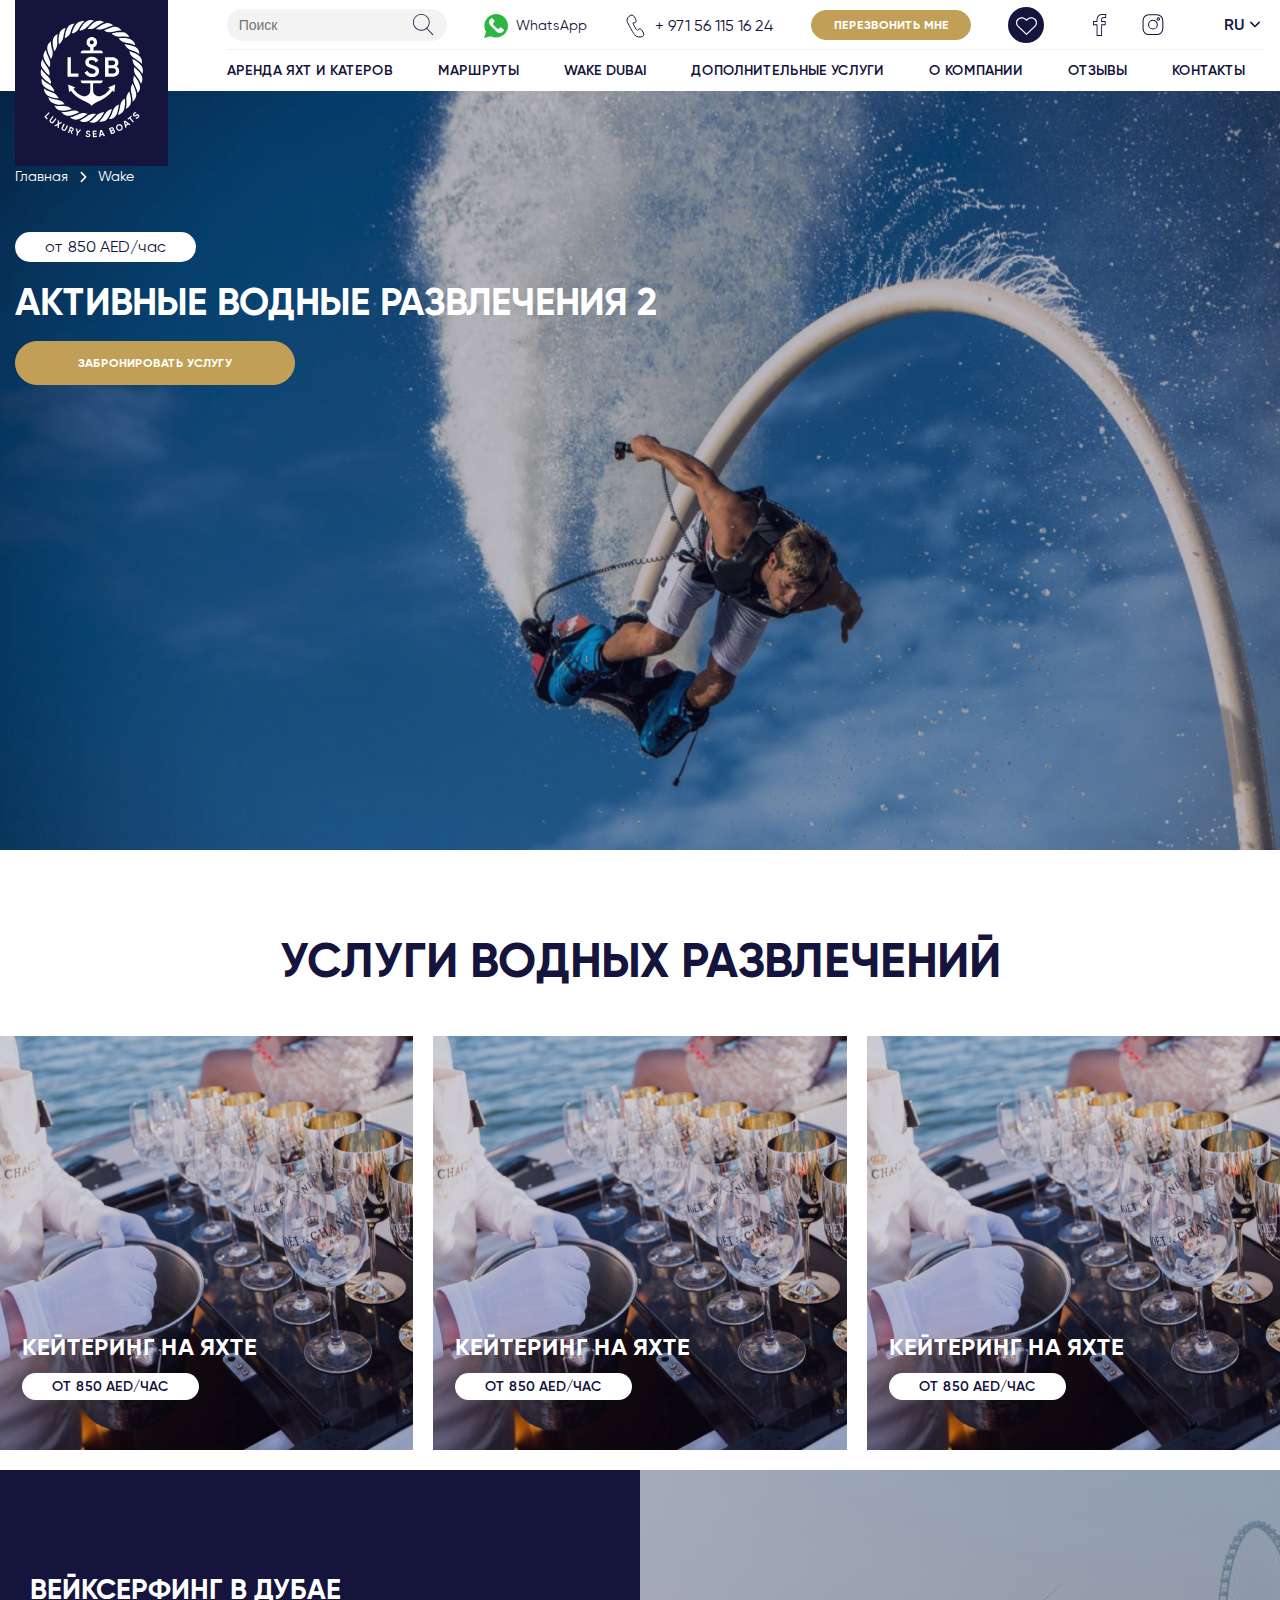
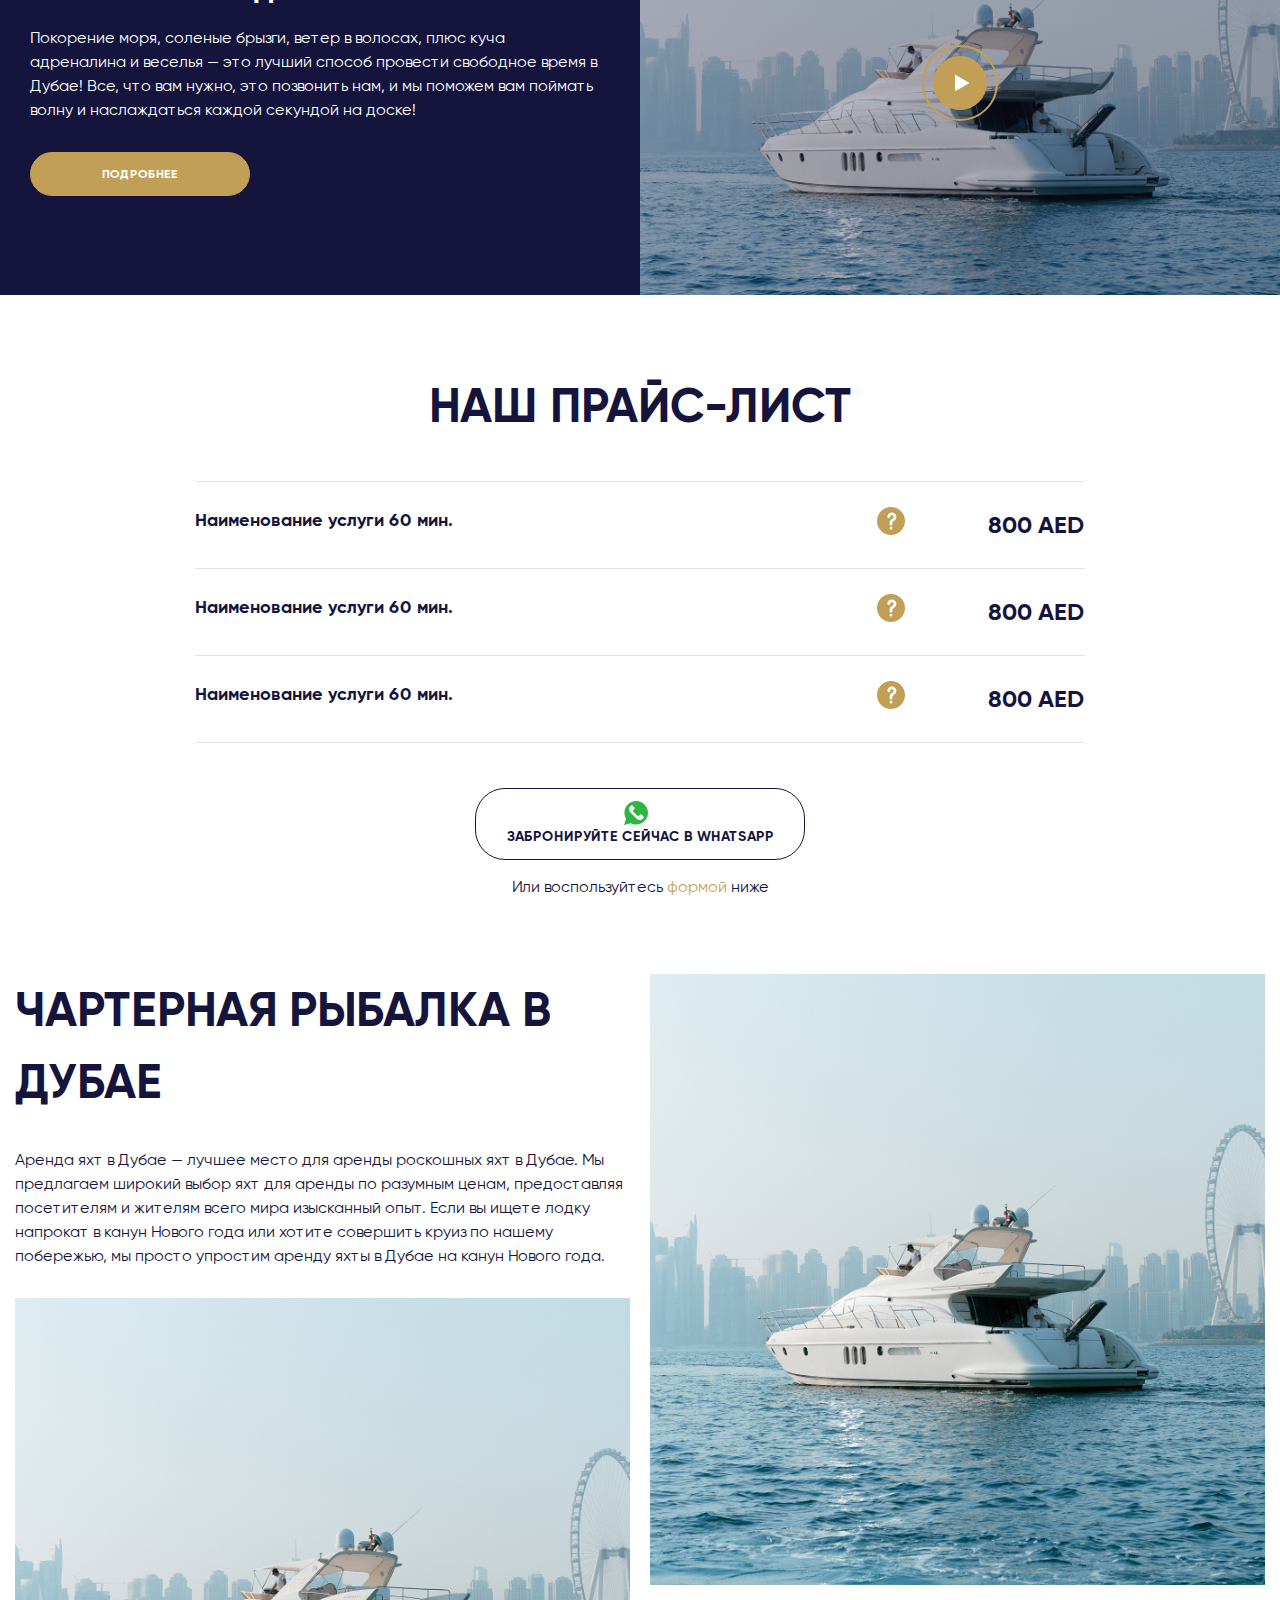
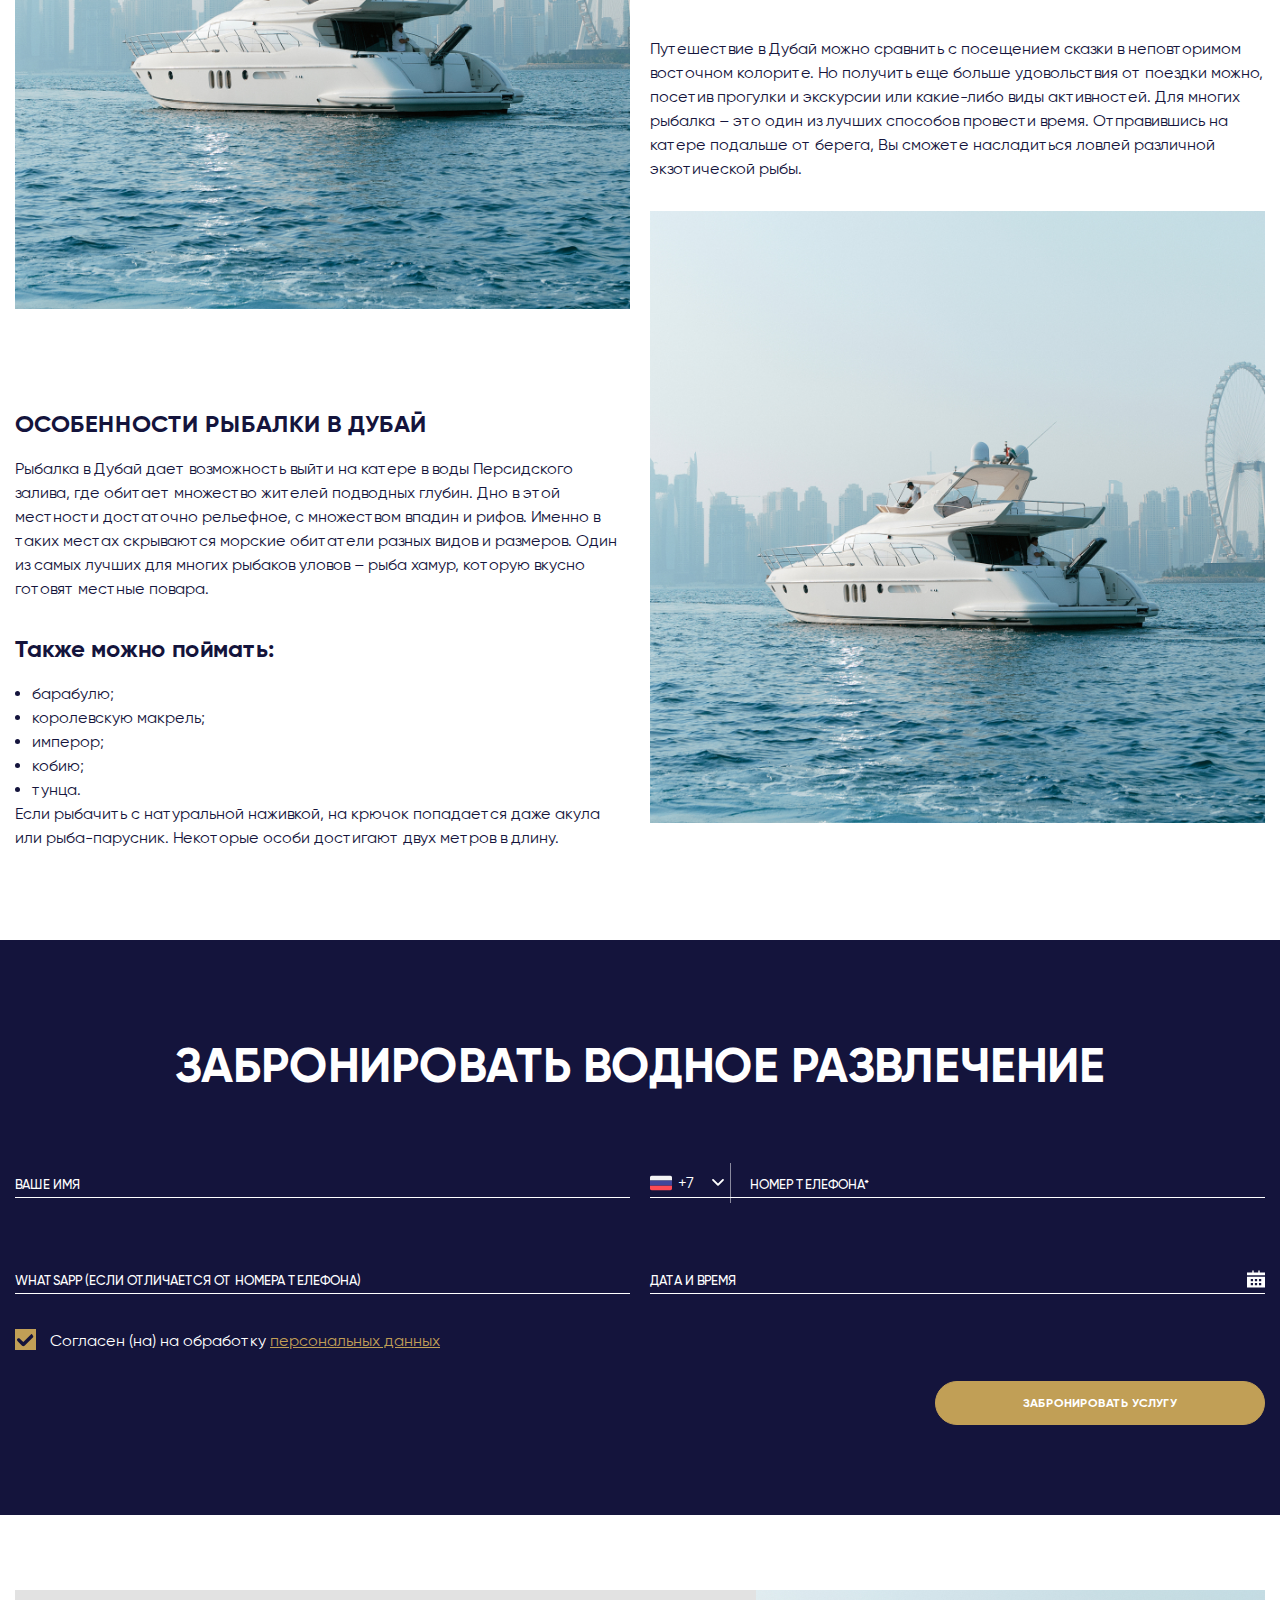
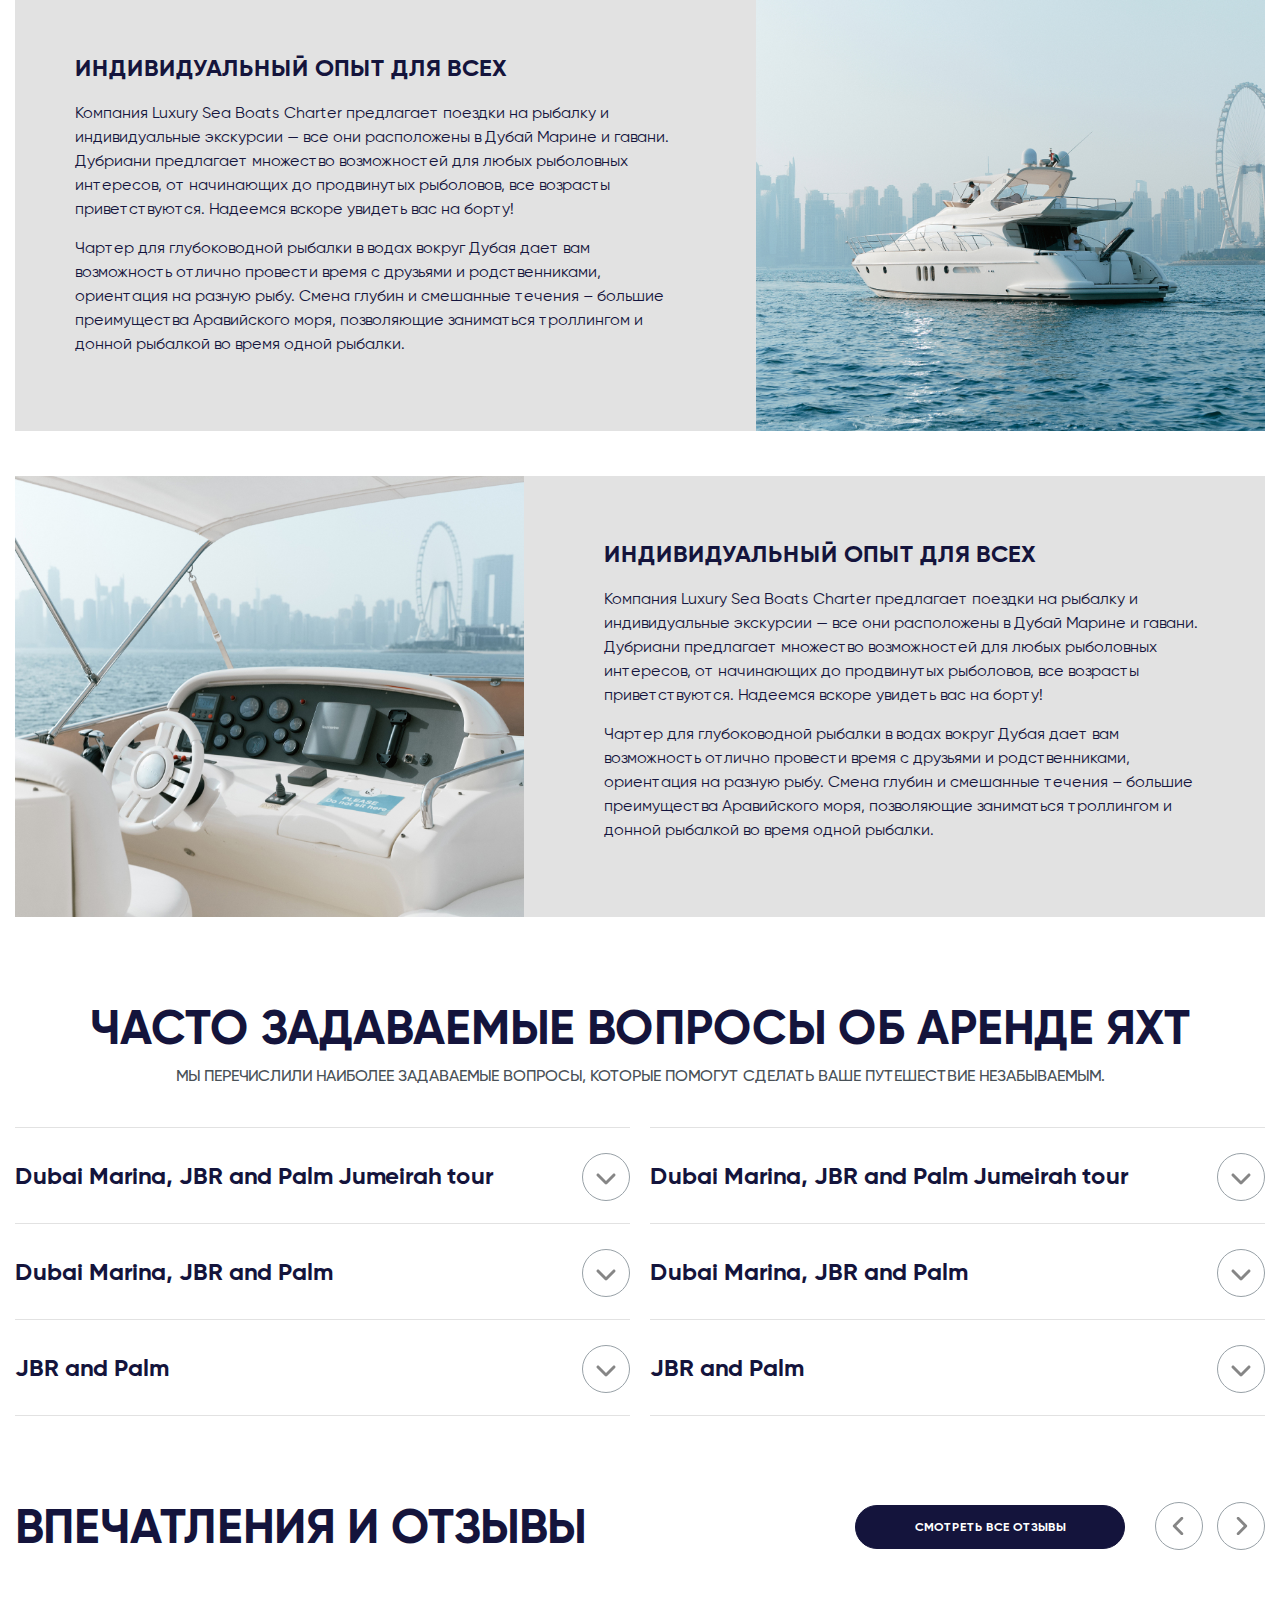
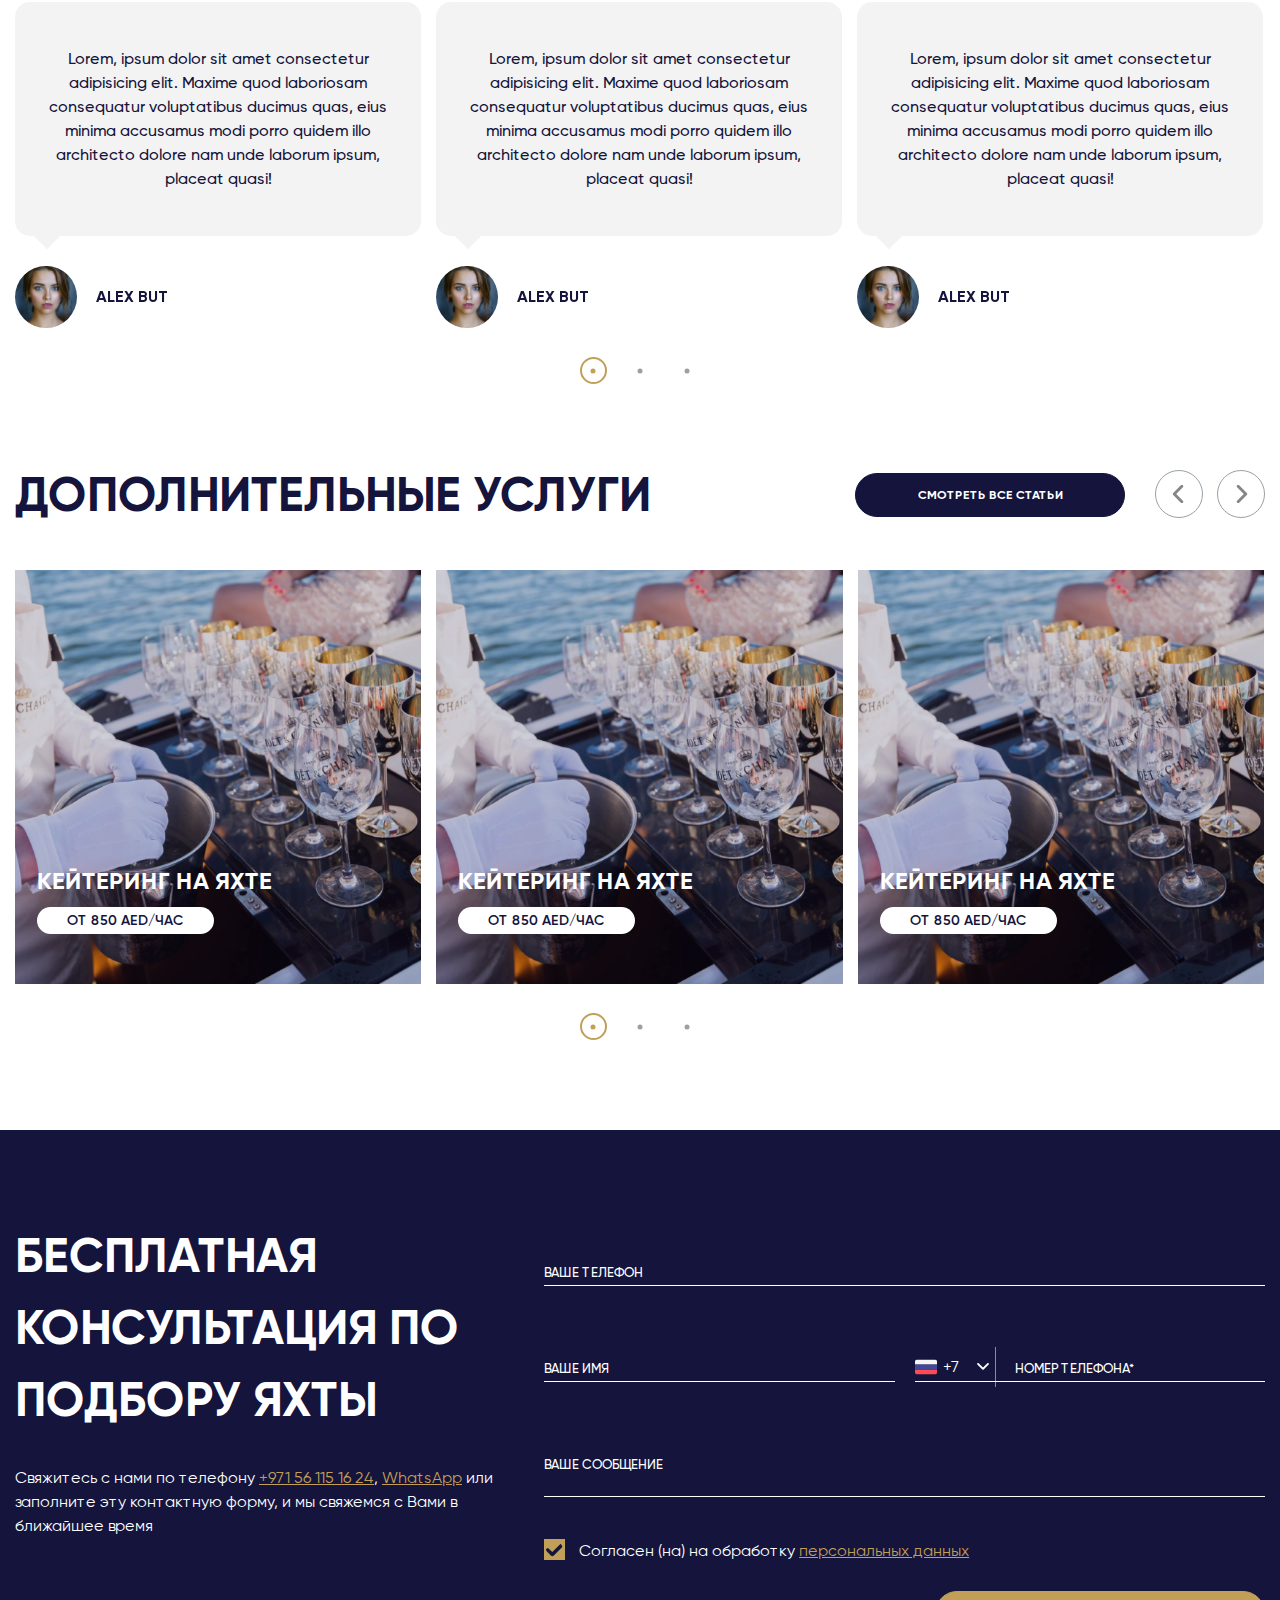
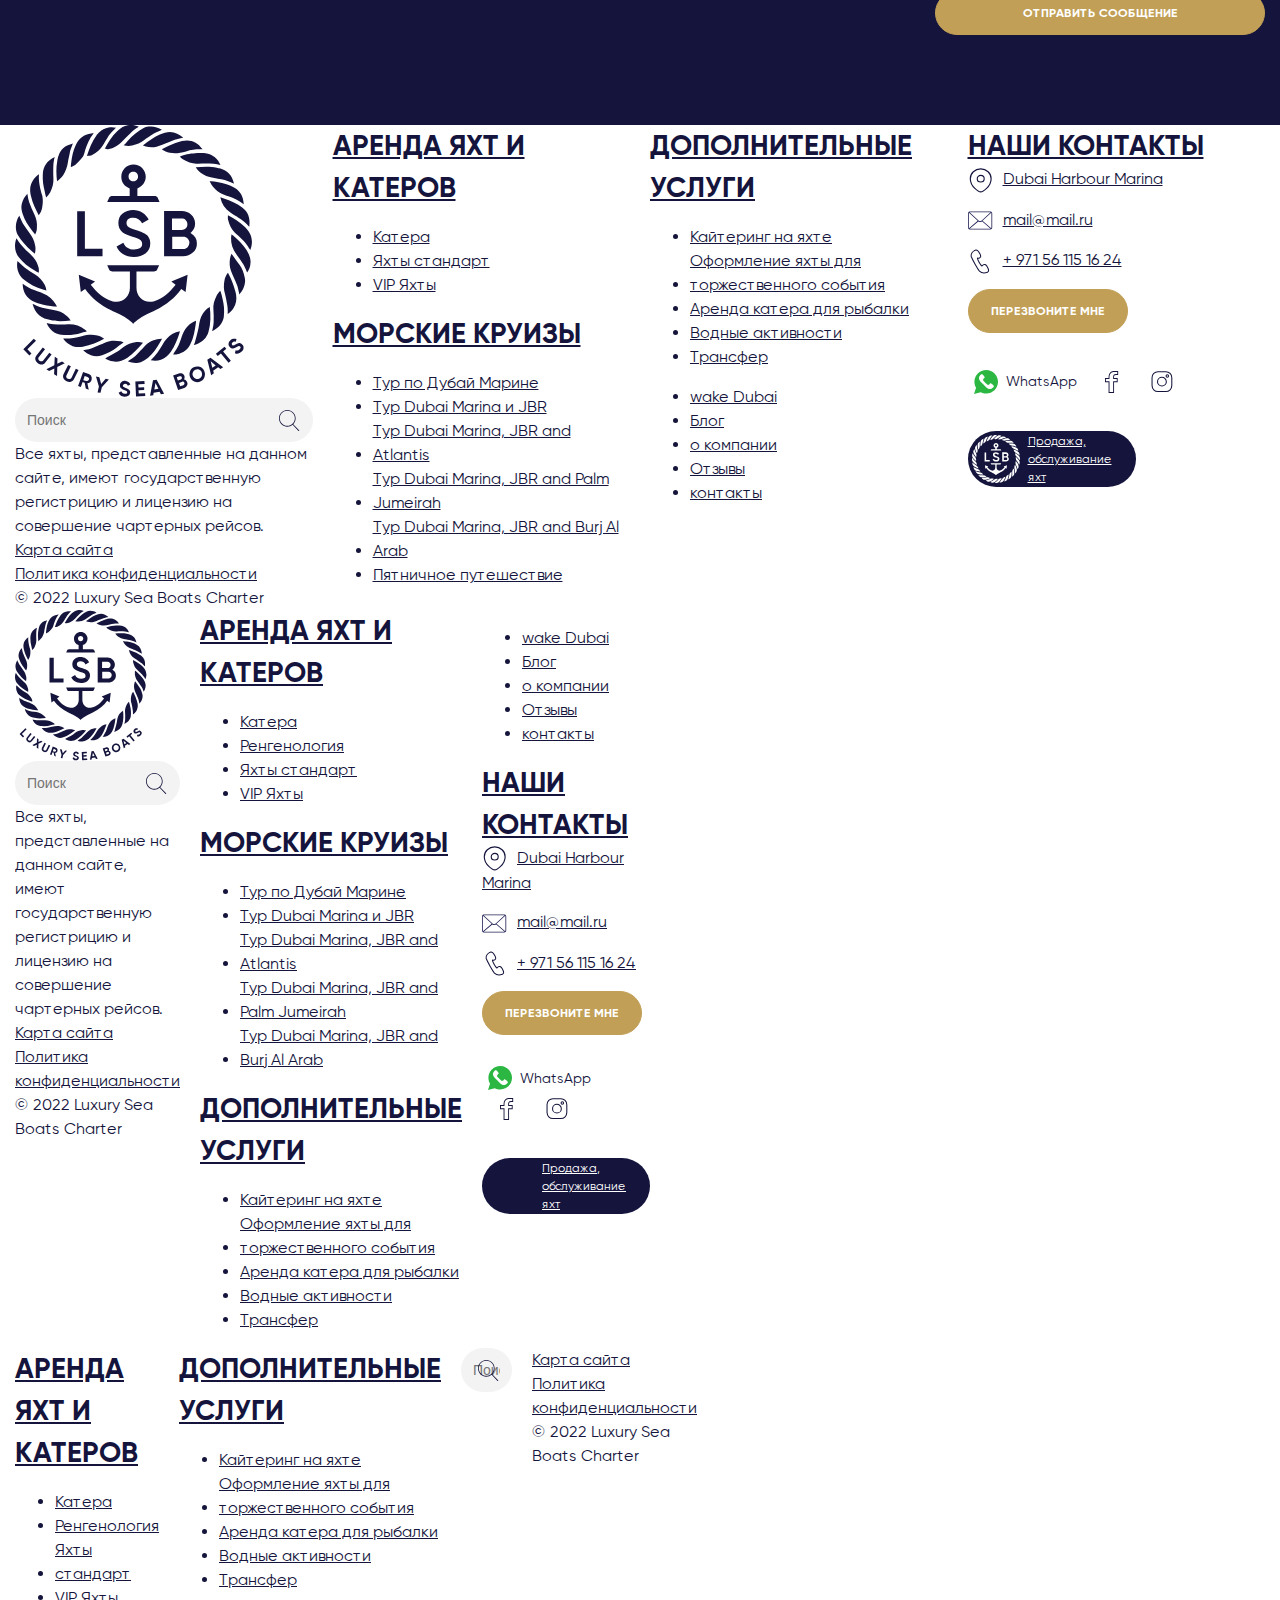
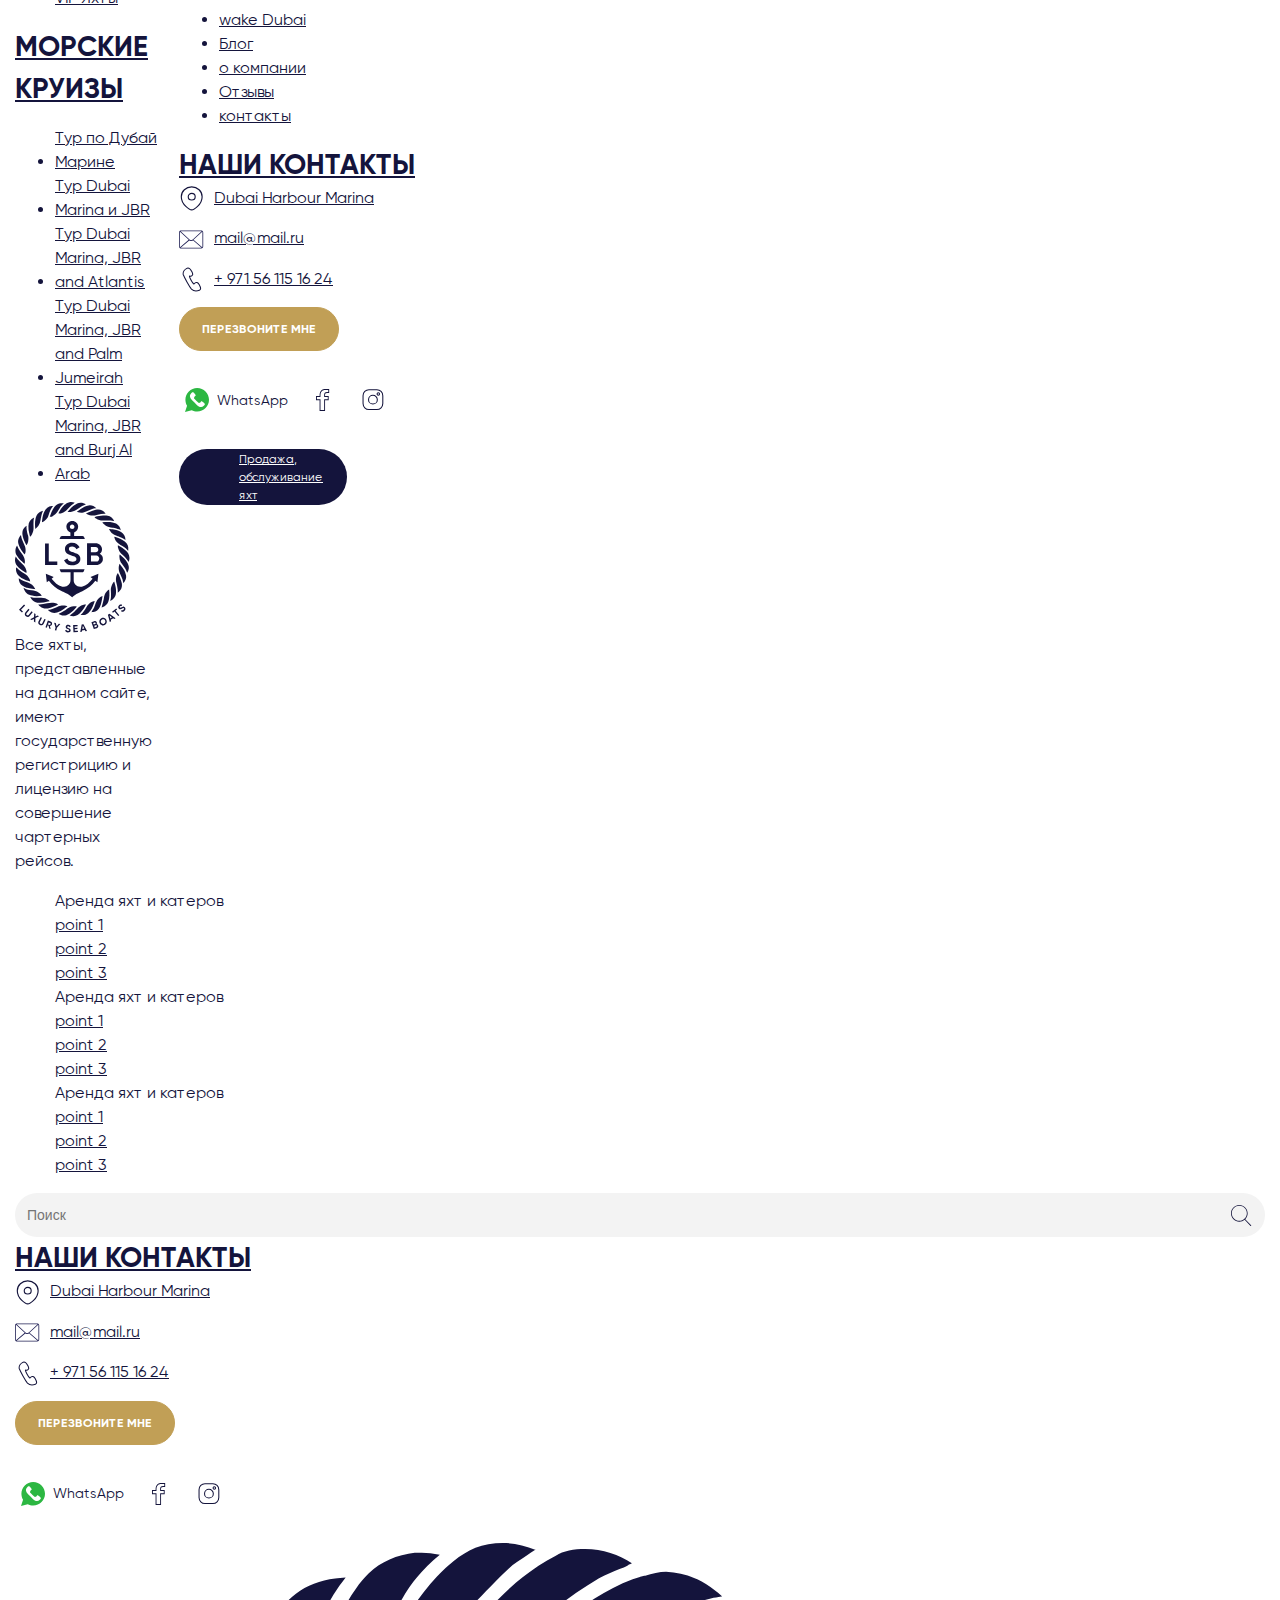
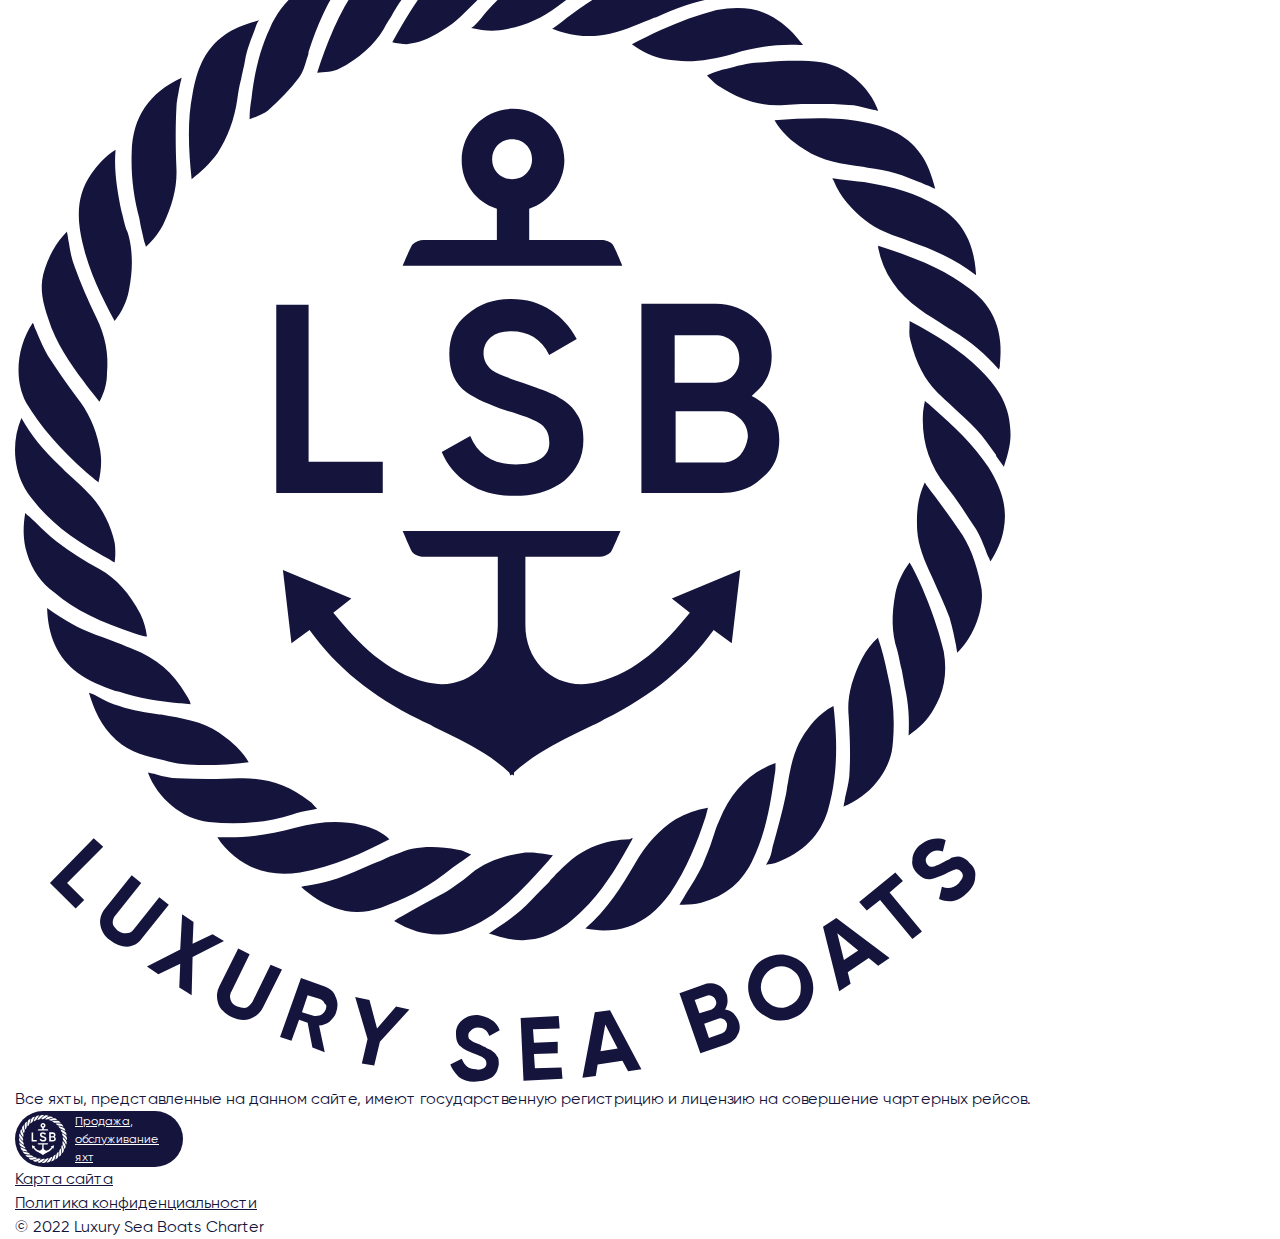
<file: html/pages/services/detail-2.html>
<!DOCTYPE html>
<html>
  <!-- head start-->
  <head>
    <meta charset="UTF-8">
    <meta name="viewport" content="width=device-width, initial-scale=1.0">
    <link href="/css/owl.carousel.css" type="text/css" rel="stylesheet">
    <link href="/css/air-datepicker.css" type="text/css" rel="stylesheet">
    <link href="/css/style.css" type="text/css" rel="stylesheet">
    <script src="/js/sourse/other-js/jquery-3.6.0.min.js" defer></script>
    <script src="/js/sourse/other-js/air-datepicker.js" defer></script>
    <script src="/js/sourse/other-js/jquery.mask.js" defer></script>
    <script src="/js/sourse/other-js/owl.carousel.js" defer></script>
    <script src="/js/sourse/other-js/owl.carousel2.thumbs.js" defer></script>
    <script src="/js/common-dist.js" defer></script>
  </head>
  <!-- head end-->
  <body> 
    <!-- popup-menu start-->
      <div class="popup element-show menu-hamburger" data-element="0">
        <div class="popup-overlay popup-overlay-js"></div>
        <div class="popup-container"> 
          <div class="close-btn close-btn_popup close-js"></div>
          <div class="menu-tablet">
            <nav class="popup-nav">
              <h3> <a href="#">Аренда яхт и катеров</a></h3>
              <ul class="ln">
                <li><a href="#">Катера</a></li>
                <li><a href="#">Яхты стандарт</a></li>
                <li><a href="#">VIP Яхты</a></li>
              </ul>
            </nav>
            <nav class="popup-nav">
              <h3> <a href="#">Морские круизы</a></h3>
              <ul class="ln">
                <li><a href="#">Тур по Дубай Марине</a></li>
                <li><a href="#">Тур Dubai Marina и JBR</a></li>
                <li><a href="#">Тур Dubai Marina, JBR and Atlantis</a></li>
                <li><a href="#">Тур Dubai Marina, JBR and Palm Jumeirah</a></li>
                <li><a href="#">Тур Dubai Marina, JBR and Burj Al Arab</a></li>
                <li><a href="#">Плавательный тур</a></li>
                <li><a href="#">Тур Dubai Water Canal </a></li>
                <li><a href="#">Пятничное путешествие</a></li>
              </ul>
            </nav>
            <nav class="popup-nav">
              <h3> <a href="#">Морские круизы</a></h3>
              <ul class="ln">
                <li><a href="#">Дополнительные услуги</a></li>
                <li><a href="#">Оформление яхты для торжественного события</a></li>
                <li><a href="#">Аренда катера для рыбалки</a></li>
                <li><a href="#">Водные активности</a></li>
                <li><a href="#">Трансфер</a></li>
              </ul>
            </nav>
            <div class="search-main"> 
              <input class="input-search" type="text" placeholder="Поиск">
              <div class="search-ico"></div>
            </div>
            <div class="social-default"><a class="whatsapp-btn" href=""> <i> </i><span>WhatsApp</span></a>
                <div class="social"><a class="social-ico--white" href="#"><img src="/images/social/facebook-blue.svg" alt=""><img class="ico-hover" src="/images/social/facebook-white.svg" alt=""></a><a class="social-ico--white" href="#"><img src="/images/social/instagram-blue.svg" alt=""><img class="ico-hover" src="/images/social/instagram-white.svg" alt=""></a>
                </div>
            </div>
            <div class="popup-lang"> 
              <div class="language-select"><span>RU </span><i></i></div>
            </div>
          </div>
          <div class="menu-mobile">
            <div class="menu-mobile-body">
              <nav class="popup-nav">
                <ul class="ln">
                  <li> <a href="#">Аренда яхт и катеров<i> </i></a></li>
                  <li> <a href="#">МАРШРУТЫ</a></li>
                  <li> <a href="#">wake Dubai</a></li>
                  <li> <a href="#">Дополнительные услуги<i></i></a></li>
                  <li> <a href="#">о компании<i></i></a>
                    <ul> 
                      <li> <a href="#">О нас </a></li>
                      <li> <a href="#">Блог</a></li>
                      <li> <a href="#">О нас </a></li>
                      <li> <a href="#">Блог</a></li>
                    </ul>
                  </li>
                  <li> <a href="#">отзывы</a></li>
                  <li> <a href="#">контакты</a></li>
                </ul>
              </nav>
            </div>
            <div class="search-main"> 
              <input class="input-search" type="text" placeholder="Поиск">
              <div class="search-ico"></div>
            </div>
            <div class="menu-footer">
              <div class="menu-footer-item"> <a class="phone-btn" href="#"> <i></i><span>+ 971 56 115 16 24</span></a></div>
              <div class="menu-footer-item"><a class="btn-header btn btn--yellow element-btn" data-element="1" href="#">Перезвонить мне</a></div>
              <div class="menu-footer-item social-default"><a class="whatsapp-btn" href=""> <i> </i><span>WhatsApp</span></a>
                  <div class="social"><a class="social-ico--white" href="#"><img src="/images/social/facebook-blue.svg" alt=""><img class="ico-hover" src="/images/social/facebook-white.svg" alt=""></a><a class="social-ico--white" href="#"><img src="/images/social/instagram-blue.svg" alt=""><img class="ico-hover" src="/images/social/instagram-white.svg" alt=""></a>
                  </div>
              </div>
              <div class="menu-footer-item"> 
                <div class="popup-lang"> 
                  <div class="language-select"><span>RU </span><i></i></div>
                </div>
              </div>
            </div>
          </div>
        </div>
      </div>
      <div class="popup element-show" data-element="1">
        <div class="popup-overlay popup-overlay-js"></div>
        <div class="popup-container"> 
          <div class="close-btn close-btn_popup close-js"></div> 
          <div class="form-default">
            <h3>ПОЛУЧИТЬ КОНСУЛЬТАЦИЮ</h3>
            <div class="popup-hint">Оставьте заявку, и мы свяжемся с вами в ближайшее время</div>
            <div class="form">
              <div class="input-box-phone input-box">
                <div class="country-select"><span class="country-select-box"> 
                    <div class="rus-flag"> </div><em> +7</em><i></i></span>
                  <ul class="ln">
                    <li class="rus-select">
                      <div class="rus-flag"> </div><em>+7</em>
                    </li>
                    <li class="oae-select">
                      <div class="oae-flag"> </div><em>+971</em>
                    </li>
                  </ul>
                </div>
                <input class="input-decorate phone-mask-choise" type="text" id="phone" onkeypress="return event.charCode &gt;= 48 &amp;&amp; event.charCode &lt;= 57">
                <label class="label-animate" for="phone">номер телефона*</label>
              </div>
              <div class="checkbox agreement">
                <label>Согласен (на) на обработку <a href="#">персональных данных </a>
                  <input type="checkbox" checked><span></span>
                </label>
              </div>
                <div class="form-btn-container col-12">
                  <input class="btn btn--yellow" type="submit" value="отправить">
                </div>
            </div>
          </div>
        </div>
      </div>
    <!-- popup-menu end-->
    <!-- header start-->
    <header>
      <div class="main-grid line-header">
        <div class="col-xs-4 call-mobile-container vertical-align">
          <div class="call-mobile-btn"></div>
        </div>
        <div class="col-2 col-xs-4 logo-container"><a class="logo" href="#"> <img src="/images/logo.svg" alt=""></a></div>
        <div class="col-10 col-xs-4 line-top-container vertical-align">
          <div class="search-main"> 
            <input class="input-search input-search-ajax" type="text" placeholder="Поиск">
            <div class="search-ico"></div>
            <div class="search-popup"></div>
          </div>
          <div><a class="whatsapp-btn" href=""> <i> </i><span>WhatsApp</span></a></div>
          <div><a class="phone-btn" href="#"> <i></i><span>+ 971 56 115 16 24</span></a></div>
          <div><a class="btn-header btn btn--yellow element-btn" data-element="1" href="#">Перезвонить мне</a></div>
          <div><a class="liked-btn" href="#"><span>10</span></a></div>
            <div class="social"><a class="social-ico--white" href="#"><img src="/images/social/facebook-blue.svg" alt=""><img class="ico-hover" src="/images/social/facebook-white.svg" alt=""></a><a class="social-ico--white" href="#"><img src="/images/social/instagram-blue.svg" alt=""><img class="ico-hover" src="/images/social/instagram-white.svg" alt=""></a>
            </div>
          <div class="hamburger-btn"></div>
          <div class="language-select"><span>RU </span><i></i></div>
          <div class="border-header"></div>
        </div>
      </div>
      <div class="main-grid line-header line-header-nav">
        <div class="col-2"></div>
        <div class="vertical-align col-10">
          <nav class="nav-header">
            <ul class="ln">
              <li> <a href="#">Аренда яхт и катеров<i> </i></a></li>
              <li> <a href="#">МАРШРУТЫ</a></li>
              <li> <a href="#">wake Dubai</a></li>
              <li> <a href="#">Дополнительные услуги<i></i></a></li>
              <li> <a href="#">о компании<i></i></a>
                <ul> 
                  <li> <a href="#">О нас </a></li>
                  <li> <a href="#">Блог</a></li>
                  <li> <a href="#">О нас </a></li>
                  <li> <a href="#">Блог</a></li>
                </ul>
              </li>
              <li> <a href="#">отзывы</a></li>
              <li> <a href="#">контакты</a></li>
            </ul>
          </nav>
        </div>
      </div>
    </header>
    <!-- header end-->
  </body>
</html>
<!-- header end-->
<div class="stub"></div>
<div class="services-main services-main-blue">
  <div class="main-full">
    <div class="breadcrumbs"><a href="#">Главная</a><em>/</em><span>Wake</span></div>
  </div>
  <div class="main-grid services-main-front">
    <div class="col-7 col-sm-12 col-xs-12 services-main-info"> 
      <div class="services-main-info-container">
        <div class="services-main-price"> от 850 AED/час</div>
        <h1>Активные водные развлечения 2 </h1>
        <div class="btn-container"> <a class="btn btn--yellow" href="#">Забронировать услугу</a></div>
      </div>
    </div>
  </div>
  <div class="services-main-img-full img-cover"> <img src="/images/temp/serv/7.jpg" alt=""></div>
</div>
<section class="services-water">
  <div class="main-full head-section">
    <h2>услуги водных развлечений</h2>
  </div>
  <div class="catalog-grid services-water-catalog">
    <div class="col-4 col-sm-6 col-xs-12">
        <div class="services-item"><a class="services-item-img" href="#">
            <div class="img-cover"><img src="/images/temp/serv/1.jpg" alt=""></div>
            <div class="services-item-info">
              <h3>Кейтеринг на яхте
              </h3>
              <div class="services-item-price">от 850 AED/час</div>
              <div class="services-item-text">Для по-настоящему безмятежного отдыха на яхте мы возьмем на себя организацию питания и обслуживания на борту. Предлагаем вашему вниманию Life station BBQ menu</div>
              <div class="btn-container-adv">
                <div class="btn-adv-more"></div>
              </div>
            </div>
            <div class="btn-item-plus">
              <div class="btn-item-plus-content"><span>+</span></div>
            </div>
            <div class="services-item-stub"></div></a></div>
    </div>
    <div class="col-4 col-sm-6 col-xs-12"> 
        <div class="services-item"><a class="services-item-img" href="#">
            <div class="img-cover"><img src="/images/temp/serv/1.jpg" alt=""></div>
            <div class="services-item-info">
              <h3>Кейтеринг на яхте
              </h3>
              <div class="services-item-price">от 850 AED/час</div>
              <div class="services-item-text">Для по-настоящему безмятежного отдыха на яхте мы возьмем на себя организацию питания и обслуживания на борту. Предлагаем вашему вниманию Life station BBQ menu</div>
              <div class="btn-container-adv">
                <div class="btn-adv-more"></div>
              </div>
            </div>
            <div class="btn-item-plus">
              <div class="btn-item-plus-content"><span>+</span></div>
            </div>
            <div class="services-item-stub"></div></a></div>
    </div>
    <div class="col-4 col-sm-12 col-xs-12">
        <div class="services-item"><a class="services-item-img" href="#">
            <div class="img-cover"><img src="/images/temp/serv/1.jpg" alt=""></div>
            <div class="services-item-info">
              <h3>Кейтеринг на яхте
              </h3>
              <div class="services-item-price">от 850 AED/час</div>
              <div class="services-item-text">Для по-настоящему безмятежного отдыха на яхте мы возьмем на себя организацию питания и обслуживания на борту. Предлагаем вашему вниманию Life station BBQ menu</div>
              <div class="btn-container-adv">
                <div class="btn-adv-more"></div>
              </div>
            </div>
            <div class="btn-item-plus">
              <div class="btn-item-plus-content"><span>+</span></div>
            </div>
            <div class="services-item-stub"></div></a></div>
    </div>
    <div class="col-12">
      <div class="video-detail">
        <div class="main-grid">
          <div class="col-6 col-xs-12 vertical-align">
            <div class="video-info">
              <h2>Вейксерфинг в Дубае</h2>
              <div class="video-text">Покорение моря, соленые брызги, ветер в волосах, плюс куча адреналина и веселья — это лучший способ провести свободное время в Дубае! Все, что вам нужно, это позвонить нам, и мы поможем вам поймать волну и наслаждаться каждой секундой на доске!</div>
              <div class="btn-container"> <a class="btn btn--yellow" href="#">подробнее</a></div>
            </div>
          </div>
        </div>
        <div class="video-container"> <img src="/images/temp/boad/1.jpg" alt="/images/temp/boad/1.jpg">
          <div class="video-btn"><span></span><i></i></div>
        </div>
      </div>
    </div>
  </div>
</section>
<section class="pricelist-section"> 
  <div class="main-full head-section">
    <h2>наш прайс-лист</h2>
  </div>
  <ul class="ln pricelist-list">
    <li> 
      <h3> <span>Наименование услуги 60 мин.</span>
        <div class="question-ico"></div>
      </h3>
      <div class="pricelist-price">800 AED</div>
    </li>
    <li> 
      <h3> <span>Наименование услуги 60 мин.</span>
        <div class="question-ico"></div>
      </h3>
      <div class="pricelist-price">800 AED</div>
    </li>
    <li> 
      <h3> <span>Наименование услуги 60 мин.</span>
        <div class="question-ico"></div>
      </h3>
      <div class="pricelist-price">800 AED</div>
    </li>
  </ul>
  <div class="btn-container"> <a class="btn btn--blue-border whatsapp-btn whatsapp-btn--large"><i></i><span>Забронируйте сейчас в WhatsApp</span></a>
    <div class="btn-hint">Или воспользуйтесь <a href="#">формой</a> ниже</div>
  </div>
</section>
<section class="detail-content">
  <div class="main-grid">
    <div class="col-6 col-sm-12 col-xs-12">
      <h2>Чартерная рыбалка в Дубае</h2>
      <p>Аренда яхт в Дубае — лучшее место для аренды роскошных яхт в Дубае. Мы предлагаем широкий выбор яхт для аренды по разумным ценам, предоставляя посетителям и жителям всего мира изысканный опыт. Если вы ищете лодку напрокат в канун Нового года или хотите совершить круиз по нашему побережью, мы просто упростим аренду яхты в Дубае на канун Нового года.</p><img src="/images/temp/boad/1.jpg" alt="">
      <h3>Особенности рыбалки в Дубай</h3>
      <p>Рыбалка в Дубай дает возможность выйти на катере в воды Персидского залива, где обитает множество жителей подводных глубин. Дно в этой местности достаточно рельефное, с множеством впадин и рифов. Именно в таких местах скрываются морские обитатели разных видов и размеров. Один из самых лучших для многих рыбаков уловов – рыба хамур, которую вкусно готовят местные повара. </p>
      <h4>Также можно поймать:</h4>
      <ul> 
        <li>барабулю;</li>
        <li>королевскую макрель;</li>
        <li>имперор;</li>
        <li>кобию;</li>
        <li>тунца. </li>
      </ul>
      <p>Если рыбачить с натуральной наживкой, на крючок попадается даже акула или рыба-парусник. Некоторые особи достигают двух метров в длину.</p>
    </div>
    <div class="col-6 col-sm-12 col-xs-12"><img src="/images/temp/boad/1.jpg" alt="">
      <p>Путешествие в Дубай можно сравнить с посещением сказки в неповторимом восточном колорите. Но получить еще больше удовольствия от поездки можно, посетив прогулки и экскурсии или какие-либо виды активностей. Для многих рыбалка – это один из лучших способов провести время. Отправившись на катере подальше от берега, Вы сможете насладиться ловлей различной экзотической рыбы.</p><img src="/images/temp/boad/1.jpg" alt="">
    </div>
  </div>
</section>
<div class="stub-section"></div>
<section class="feedback-home feedback-origin">
  <div class="main-grid">
    <div class="col-12">
      <h2> Забронировать водное развлечение
      </h2>
    </div>
    <div class="col-12 form-default">
      <div class="main-grid">
        <div class="input-box col-6 col-xs-12">  
          <input class="input-decorate" type="text" id="name" autocomplete="off">
          <label class="label-animate" for="name">Ваше имя</label>
        </div>
        <div class="input-box-phone input-box col-6 col-xs-12"> 
          <div class="country-select"><span class="country-select-box"> 
              <div class="rus-flag"> </div><em> +7</em><i></i></span>
            <ul class="ln">
              <li class="rus-select">
                <div class="rus-flag"> </div><em>+7</em>
              </li>
              <li class="oae-select">
                <div class="oae-flag"> </div><em>+971</em>
              </li>
            </ul>
          </div>
          <input class="input-decorate phone-mask-choise" type="text" id="phone" onkeypress="return event.charCode &gt;= 48 &amp;&amp; event.charCode &lt;= 57">
          <label class="label-animate" for="phone">номер телефона*</label>
        </div>
        <div class="input-box col-6 col-xs-12"> 
          <input class="input-decorate" type="text" id="WhatsApp" autocomplete="off">
          <label class="label-animate" for="WhatsApp">WhatsApp (если отличается от номера телефона)</label>
        </div>
        <div class="input-box date-input-container col-6 col-xs-12"> 
          <input class="input-decorate input-date" type="text" id="date" autocomplete="off">
          <label class="label-animate" for="date">Дата и время</label>
        </div>
        <div class="checkbox agreement col-12">
          <label>Согласен (на) на обработку <a href="#">персональных данных </a>
            <input type="checkbox" checked><span></span>
          </label>
        </div>
          <div class="form-btn-container col-12">
            <input class="btn btn--yellow" type="submit" value="забронировать услугу">
          </div>
      </div>
    </div>
  </div>
</section>
<section class="simple-about">
    <div class="simple-item-about main-grid">
      <div class="simple-item-about-bg"></div>
      <div class="col-7 col-sm-12 simple-item-text-container">
        <div class="simple-item-text"> 
          <h3>Индивидуальный опыт для всех</h3>
          <p>Компания Luxury Sea Boats Charter предлагает поездки на рыбалку и индивидуальные экскурсии — все они расположены в Дубай Марине и гавани. Дубриани предлагает множество возможностей для любых рыболовных интересов, от начинающих до продвинутых рыболовов, все возрасты приветствуются. Надеемся вскоре увидеть вас на борту!</p>
          <p>Чартер для глубоководной рыбалки в водах вокруг Дубая дает вам возможность отлично провести время с друзьями и родственниками, ориентация на разную рыбу. Смена глубин и смешанные течения – большие преимущества Аравийского моря, позволяющие заниматься троллингом и донной рыбалкой во время одной рыбалки.</p>
        </div>
      </div>
      <div class="col-5 col-sm-12 simple-item-img img-cover"><img src="/images/temp/boad/1.jpg" alt=""></div>
    </div>
    <div class="simple-item-about main-grid">
      <div class="simple-item-about-bg"></div>
      <div class="col-5 col-sm-12 simple-item-img img-cover"><img src="/images/temp/boad/2.jpg" alt=""></div>
      <div class="col-7 col-sm-12 simple-item-text-container">
        <div class="simple-item-text"> 
          <h3>Индивидуальный опыт для всех</h3>
          <p>Компания Luxury Sea Boats Charter предлагает поездки на рыбалку и индивидуальные экскурсии — все они расположены в Дубай Марине и гавани. Дубриани предлагает множество возможностей для любых рыболовных интересов, от начинающих до продвинутых рыболовов, все возрасты приветствуются. Надеемся вскоре увидеть вас на борту!</p>
          <p>Чартер для глубоководной рыбалки в водах вокруг Дубая дает вам возможность отлично провести время с друзьями и родственниками, ориентация на разную рыбу. Смена глубин и смешанные течения – большие преимущества Аравийского моря, позволяющие заниматься троллингом и донной рыбалкой во время одной рыбалки.</p>
        </div>
      </div>
    </div>
</section>
<section class="faq-home">
  <div class="main-full head-section">
    <h2>Часто задаваемые вопросы об аренде яхт</h2>
    <h3>Мы перечислили наиболее задаваемые вопросы, которые помогут сделать ваше путешествие незабываемым.</h3>
  </div>
  <div class="main-grid faq-container">
    <div class="col-5 col-lg-6 col-md-6 col-sm-12">
      <div class="faq-item">
        <div class="faq-head">
          <h3>Dubai Marina, JBR and Palm Jumeirah tour</h3><span> <i></i></span>
        </div>
        <div class="faq-content">Lorem ipsum dolor sit amet, consectetur adipiscing elit, sed do eiusmod tempor incididunt ut labore et dolore magna aliqua. Ut enim ad minim veniam, quis nostrud exercitation ullamco laboris nisi ut aliquip ex ea commodo consequat. Duis aute irure dolor in reprehenderit in voluptate velit esse cillum dolore eu fugiat nulla pariatur. Excepteur sint occaecat cupidatat non proident, sunt in culpa qui officia deserunt mollit anim id est laborum.</div>
      </div>
      <div class="faq-item">
        <div class="faq-head">
          <h3>Dubai Marina, JBR and Palm </h3><span> <i></i></span>
        </div>
        <div class="faq-content">YRadio предоставляет доступ к обширной коллекции лицензированной музыки (более 11 000 000 музыкальных фонограмм) и воспроизводит музыкальные композиции, согласно заданному пользователем расписанию. Плейлисты можно составить самостоятельно, а можно выбрать готовые из числа составленных музыкальными редакторами YRadio (более 300 готовых плейлистов). Управление музыкой и рекламно-информационными сообщениями осуществляется из личного кабинета, доступ к которому получает пользователь при подключении к сервису.</div>
      </div>
      <div class="faq-item">
        <div class="faq-head">
          <h3>JBR and Palm </h3><span> <i></i></span>
        </div>
        <div class="faq-content">Lorem ipsum dolor sit amet, consectetur adipiscing elit, sed do eiusmod tempor incididunt ut labore et dolore magna aliqua. Ut enim ad minim veniam, quis nostrud exercitation ullamco laboris nisi ut aliquip ex ea commodo consequat. Duis aute irure dolor in reprehenderit in voluptate velit esse cillum dolore eu fugiat nulla pariatur. Excepteur sint occaecat cupidatat non proident, sunt in culpa qui officia deserunt mollit anim id est laborum.</div>
      </div>
    </div>
    <div class="col-2 faq-delimetr-container hidden-lg hidden-md hidden-sm hidden-xs">
      <div class="faq-delimetr"></div>
    </div>
    <div class="col-5 col-lg-6 col-md-6 col-sm-12">
      <div class="faq-item">
        <div class="faq-head">
          <h3>Dubai Marina, JBR and Palm Jumeirah tour</h3><span> <i></i></span>
        </div>
        <div class="faq-content">Lorem ipsum dolor sit amet, consectetur adipiscing elit, sed do eiusmod tempor incididunt ut labore et dolore magna aliqua. Ut enim ad minim veniam, quis nostrud exercitation ullamco laboris nisi ut aliquip ex ea commodo consequat. Duis aute irure dolor in reprehenderit in voluptate velit esse cillum dolore eu fugiat nulla pariatur. Excepteur sint occaecat cupidatat non proident, sunt in culpa qui officia deserunt mollit anim id est laborum.</div>
      </div>
      <div class="faq-item">
        <div class="faq-head">
          <h3>Dubai Marina, JBR and Palm </h3><span> <i></i></span>
        </div>
        <div class="faq-content">YRadio предоставляет доступ к обширной коллекции лицензированной музыки (более 11 000 000 музыкальных фонограмм) и воспроизводит музыкальные композиции, согласно заданному пользователем расписанию. Плейлисты можно составить самостоятельно, а можно выбрать готовые из числа составленных музыкальными редакторами YRadio (более 300 готовых плейлистов). Управление музыкой и рекламно-информационными сообщениями осуществляется из личного кабинета, доступ к которому получает пользователь при подключении к сервису.</div>
      </div>
      <div class="faq-item">
        <div class="faq-head">
          <h3>JBR and Palm </h3><span> <i></i></span>
        </div>
        <div class="faq-content">Lorem ipsum dolor sit amet, consectetur adipiscing elit, sed do eiusmod tempor incididunt ut labore et dolore magna aliqua. Ut enim ad minim veniam, quis nostrud exercitation ullamco laboris nisi ut aliquip ex ea commodo consequat. Duis aute irure dolor in reprehenderit in voluptate velit esse cillum dolore eu fugiat nulla pariatur. Excepteur sint occaecat cupidatat non proident, sunt in culpa qui officia deserunt mollit anim id est laborum.</div>
      </div>
    </div>
  </div>
</section>
<section class="reviews-home owl-home">
  <div class="main-full">
    <div class="head-section">
      <h2>Впечатления и отзывы</h2>
      <div class="btn-container"><a class="btn btn--blue" href="#">СМОТРЕТЬ ВСЕ отзывы</a></div>
      <div class="stab-arrow"></div>
    </div>
  </div>
  <div class="main-full owl-second owl-carousel">
      <div class="reviews-item">
        <div class="reviews-text">
           Lorem, ipsum dolor sit amet consectetur adipisicing elit. Maxime quod laboriosam consequatur voluptatibus ducimus quas, eius minima accusamus modi porro quidem illo architecto dolore nam unde laborum ipsum, placeat quasi!</div>
        <div class="reviews-info">
          <div class="reviews-img img-cover"><img src="/images/temp/avatar-1.jpg" alt=""></div>
          <h2>Alex But</h2>
        </div>
      </div>
      <div class="reviews-item">
        <div class="reviews-text">
           Lorem, ipsum dolor sit amet consectetur adipisicing elit. Maxime quod laboriosam consequatur voluptatibus ducimus quas, eius minima accusamus modi porro quidem illo architecto dolore nam unde laborum ipsum, placeat quasi!</div>
        <div class="reviews-info">
          <div class="reviews-img img-cover"><img src="/images/temp/avatar-1.jpg" alt=""></div>
          <h2>Alex But</h2>
        </div>
      </div>
      <div class="reviews-item">
        <div class="reviews-text">
           Lorem, ipsum dolor sit amet consectetur adipisicing elit. Maxime quod laboriosam consequatur voluptatibus ducimus quas, eius minima accusamus modi porro quidem illo architecto dolore nam unde laborum ipsum, placeat quasi!</div>
        <div class="reviews-info">
          <div class="reviews-img img-cover"><img src="/images/temp/avatar-1.jpg" alt=""></div>
          <h2>Alex But</h2>
        </div>
      </div>
      <div class="reviews-item">
        <div class="reviews-text">
           Lorem, ipsum dolor sit amet consectetur adipisicing elit. Maxime quod laboriosam consequatur voluptatibus ducimus quas, eius minima accusamus modi porro quidem illo architecto dolore nam unde laborum ipsum, placeat quasi!</div>
        <div class="reviews-info">
          <div class="reviews-img img-cover"><img src="/images/temp/avatar-1.jpg" alt=""></div>
          <h2>Alex But</h2>
        </div>
      </div>
      <div class="reviews-item">
        <div class="reviews-text">
           Lorem, ipsum dolor sit amet consectetur adipisicing elit. Maxime quod laboriosam consequatur voluptatibus ducimus quas, eius minima accusamus modi porro quidem illo architecto dolore nam unde laborum ipsum, placeat quasi!</div>
        <div class="reviews-info">
          <div class="reviews-img img-cover"><img src="/images/temp/avatar-1.jpg" alt=""></div>
          <h2>Alex But</h2>
        </div>
      </div>
      <div class="reviews-item">
        <div class="reviews-text">
           Lorem, ipsum dolor sit amet consectetur adipisicing elit. Maxime quod laboriosam consequatur voluptatibus ducimus quas, eius minima accusamus modi porro quidem illo architecto dolore nam unde laborum ipsum, placeat quasi!</div>
        <div class="reviews-info">
          <div class="reviews-img img-cover"><img src="/images/temp/avatar-1.jpg" alt=""></div>
          <h2>Alex But</h2>
        </div>
      </div>
      <div class="reviews-item">
        <div class="reviews-text">
           Lorem, ipsum dolor sit amet consectetur adipisicing elit. Maxime quod laboriosam consequatur voluptatibus ducimus quas, eius minima accusamus modi porro quidem illo architecto dolore nam unde laborum ipsum, placeat quasi!</div>
        <div class="reviews-info">
          <div class="reviews-img img-cover"><img src="/images/temp/avatar-1.jpg" alt=""></div>
          <h2>Alex But</h2>
        </div>
      </div>
  </div>
</section>
<section class="serv-list-detail owl-home">
  <div class="main-full head-section">
    <h2>дополнительные услуги</h2>
    <div class="btn-container"><a class="btn btn--blue" href="#">Смотреть все статьи </a></div>
    <div class="stab-arrow"></div>
  </div>
  <div class="main-full owl-second owl-carousel">
      <div class="services-item"><a class="services-item-img" href="#">
          <div class="img-cover"><img src="/images/temp/serv/1.jpg" alt=""></div>
          <div class="services-item-info">
            <h3>Кейтеринг на яхте
            </h3>
            <div class="services-item-price">от 850 AED/час</div>
            <div class="services-item-text">Для по-настоящему безмятежного отдыха на яхте мы возьмем на себя организацию питания и обслуживания на борту. Предлагаем вашему вниманию Life station BBQ menu</div>
            <div class="btn-container-adv">
              <div class="btn-adv-more"></div>
            </div>
          </div>
          <div class="btn-item-plus">
            <div class="btn-item-plus-content"><span>+</span></div>
          </div>
          <div class="services-item-stub"></div></a></div>
      <div class="services-item"><a class="services-item-img" href="#">
          <div class="img-cover"><img src="/images/temp/serv/1.jpg" alt=""></div>
          <div class="services-item-info">
            <h3>Кейтеринг на яхте
            </h3>
            <div class="services-item-price">от 850 AED/час</div>
            <div class="services-item-text">Для по-настоящему безмятежного отдыха на яхте мы возьмем на себя организацию питания и обслуживания на борту. Предлагаем вашему вниманию Life station BBQ menu</div>
            <div class="btn-container-adv">
              <div class="btn-adv-more"></div>
            </div>
          </div>
          <div class="btn-item-plus">
            <div class="btn-item-plus-content"><span>+</span></div>
          </div>
          <div class="services-item-stub"></div></a></div>
      <div class="services-item"><a class="services-item-img" href="#">
          <div class="img-cover"><img src="/images/temp/serv/1.jpg" alt=""></div>
          <div class="services-item-info">
            <h3>Кейтеринг на яхте
            </h3>
            <div class="services-item-price">от 850 AED/час</div>
            <div class="services-item-text">Для по-настоящему безмятежного отдыха на яхте мы возьмем на себя организацию питания и обслуживания на борту. Предлагаем вашему вниманию Life station BBQ menu</div>
            <div class="btn-container-adv">
              <div class="btn-adv-more"></div>
            </div>
          </div>
          <div class="btn-item-plus">
            <div class="btn-item-plus-content"><span>+</span></div>
          </div>
          <div class="services-item-stub"></div></a></div>
      <div class="services-item"><a class="services-item-img" href="#">
          <div class="img-cover"><img src="/images/temp/serv/1.jpg" alt=""></div>
          <div class="services-item-info">
            <h3>Кейтеринг на яхте
            </h3>
            <div class="services-item-price">от 850 AED/час</div>
            <div class="services-item-text">Для по-настоящему безмятежного отдыха на яхте мы возьмем на себя организацию питания и обслуживания на борту. Предлагаем вашему вниманию Life station BBQ menu</div>
            <div class="btn-container-adv">
              <div class="btn-adv-more"></div>
            </div>
          </div>
          <div class="btn-item-plus">
            <div class="btn-item-plus-content"><span>+</span></div>
          </div>
          <div class="services-item-stub"></div></a></div>
      <div class="services-item"><a class="services-item-img" href="#">
          <div class="img-cover"><img src="/images/temp/serv/1.jpg" alt=""></div>
          <div class="services-item-info">
            <h3>Кейтеринг на яхте
            </h3>
            <div class="services-item-price">от 850 AED/час</div>
            <div class="services-item-text">Для по-настоящему безмятежного отдыха на яхте мы возьмем на себя организацию питания и обслуживания на борту. Предлагаем вашему вниманию Life station BBQ menu</div>
            <div class="btn-container-adv">
              <div class="btn-adv-more"></div>
            </div>
          </div>
          <div class="btn-item-plus">
            <div class="btn-item-plus-content"><span>+</span></div>
          </div>
          <div class="services-item-stub"></div></a></div>
      <div class="services-item"><a class="services-item-img" href="#">
          <div class="img-cover"><img src="/images/temp/serv/1.jpg" alt=""></div>
          <div class="services-item-info">
            <h3>Кейтеринг на яхте
            </h3>
            <div class="services-item-price">от 850 AED/час</div>
            <div class="services-item-text">Для по-настоящему безмятежного отдыха на яхте мы возьмем на себя организацию питания и обслуживания на борту. Предлагаем вашему вниманию Life station BBQ menu</div>
            <div class="btn-container-adv">
              <div class="btn-adv-more"></div>
            </div>
          </div>
          <div class="btn-item-plus">
            <div class="btn-item-plus-content"><span>+</span></div>
          </div>
          <div class="services-item-stub"></div></a></div>
      <div class="services-item"><a class="services-item-img" href="#">
          <div class="img-cover"><img src="/images/temp/serv/1.jpg" alt=""></div>
          <div class="services-item-info">
            <h3>Кейтеринг на яхте
            </h3>
            <div class="services-item-price">от 850 AED/час</div>
            <div class="services-item-text">Для по-настоящему безмятежного отдыха на яхте мы возьмем на себя организацию питания и обслуживания на борту. Предлагаем вашему вниманию Life station BBQ menu</div>
            <div class="btn-container-adv">
              <div class="btn-adv-more"></div>
            </div>
          </div>
          <div class="btn-item-plus">
            <div class="btn-item-plus-content"><span>+</span></div>
          </div>
          <div class="services-item-stub"></div></a></div>
      <div class="services-item"><a class="services-item-img" href="#">
          <div class="img-cover"><img src="/images/temp/serv/1.jpg" alt=""></div>
          <div class="services-item-info">
            <h3>Кейтеринг на яхте
            </h3>
            <div class="services-item-price">от 850 AED/час</div>
            <div class="services-item-text">Для по-настоящему безмятежного отдыха на яхте мы возьмем на себя организацию питания и обслуживания на борту. Предлагаем вашему вниманию Life station BBQ menu</div>
            <div class="btn-container-adv">
              <div class="btn-adv-more"></div>
            </div>
          </div>
          <div class="btn-item-plus">
            <div class="btn-item-plus-content"><span>+</span></div>
          </div>
          <div class="services-item-stub"></div></a></div>
  </div>
</section>
<div class="stub-section"></div>
<section class="feedback-home">
  <div class="main-grid">
    <div class="col-5 col-md-12">
      <h2>бесплатная консультация по подбору яхты</h2>
      <div class="feedback-text">Свяжитесь с нами по телефону <a href="#">+971 56 115 16 24</a>, <a href="#">WhatsApp</a> или заполните эту контактную форму, и мы свяжемся с Вами в ближайшее время</div>
    </div>
    <div class="col-7 col-md-12 form-default">
      <div class="main-grid">
        <div class="input-box col-12">
          <input class="input-decorate phone-flag" type="text" id="phone-flag" autocomplete="off">
          <label class="label-animate" for="phone-flag">Ваше телефон</label>
        </div>
        <div class="input-box col-6 col-xs-12">
          <input class="input-decorate" type="text" id="name" autocomplete="off">
          <label class="label-animate" for="name">Ваше имя</label>
        </div>
        <div class="input-box-phone input-box col-6 col-xs-12">
          <div class="country-select"><span class="country-select-box"> 
              <div class="rus-flag"> </div><em> +7</em><i></i></span>
            <ul class="ln">
              <li class="rus-select">
                <div class="rus-flag"> </div><em>+7</em>
              </li>
              <li class="oae-select">
                <div class="oae-flag"> </div><em>+971</em>
              </li>
            </ul>
          </div>
          <input class="input-decorate phone-mask-choise" type="text" id="phone" onkeypress="return event.charCode &gt;= 48 &amp;&amp; event.charCode &lt;= 57">
          <label class="label-animate" for="phone">номер телефона*</label>
        </div>
        <div class="input-box col-12">
          <textarea class="input-decorate check-mail" autocomplete="off"></textarea>
          <label class="label-animate">Ваше сообщение</label>
        </div>
        <div class="checkbox agreement col-12">
          <label>Согласен (на) на обработку <a href="#">персональных данных </a>
            <input type="checkbox" checked><span></span>
          </label>
        </div>
          <div class="form-btn-container col-12">
            <input class="btn btn--yellow" type="submit" value="отправить сообщение">
          </div>
      </div>
    </div>
  </div>
</section>
<!-- footer start -->
<footer class="footer-lg">
  <div class="main-grid">
    <div class="col-3 logo-container"><a class="logo" href="./index.html"><img src="/images/logo-footer.svg"></a>
      <div class="search-main"> 
        <input class="input-search" type="text" placeholder="Поиск">
        <div class="search-ico"></div>
      </div>
      <div class="logo-text">Все яхты, представленные на данном сайте, имеют государственную регистрицию и лицензию на совершение чартерных рейсов.</div>
      <ul class="footer-links ln">
        <li><a href="#">Карта сайта</a></li>
        <li><a href="#">Политика конфиденциальности</a></li>
        <li>© 2022 Luxury Sea Boats Charter </li>
      </ul>
    </div>
    <div class="col-3 nav-1-container">
      <div class="nav">
        <h3> <a href="#">Аренда яхт и катеров</a></h3>
        <ul>
          <li> <a href="#"> Катера</a></li>
          <li> <a href="#"> Яхты стандарт</a></li>
          <li> <a href="#"> VIP Яхты </a></li>
        </ul>
      </div>
      <div class="nav">
        <h3> <a href="#">Морские круизы</a></h3>
        <ul>
          <li> <a href="#"> Тур по Дубай Марине</a></li>
          <li> <a href="#"> Тур Dubai Marina и JBR</a></li>
          <li> <a href="#"> Тур Dubai Marina, JBR and Atlantis</a></li>
          <li> <a href="#"> Тур Dubai Marina, JBR and Palm Jumeirah</a></li>
          <li> <a href="#"> Тур Dubai Marina, JBR and Burj Al Arab</a></li>
          <li> <a href="#"> Пятничное путешествие</a></li>
        </ul>
      </div>
    </div>
    <div class="col-3 nav-2-container">
      <div class="nav">
        <h3> <a href="#">Дополнительные услуги</a></h3>
        <ul>
          <li><a href="#">Кайтеринг на яхте</a></li>
          <li><a href="#">Оформление яхты для торжественного события</a></li>
          <li><a href="#">Аренда катера для рыбалки</a></li>
          <li><a href="#">Водные активности</a></li>
          <li><a href="#">Трансфер</a></li>
        </ul>
      </div>
      <div class="nav nav-second">
        <ul>
          <li> <a href="#"> wake Dubai</a></li>
          <li> <a href="#"> Блог</a></li>
          <li> <a href="#"> о компании</a></li>
          <li> <a href="#"> Отзывы</a></li>
          <li> <a href="#"> контакты</a></li>
        </ul>
      </div>
    </div>
    <div class="col-3 feedback">
      <h3> <a href="#">Наши Контакты</a></h3>
      <div class="feedback-footer-marker feedback-footer-item"><a href="#"> <i></i><span>Dubai Harbour Marina</span></a></div>
      <div class="feedback-footer-mail feedback-footer-item"><a href="#"><i></i><span>mail@mail.ru</span></a></div>
      <div class="feedback-footer-phone feedback-footer-item"><a href="#"> <i></i><span>+ 971 56 115 16 24</span></a></div>
      <div class="btn-container"> <a class="btn btn--yellow btn-element element-btn" href="#" data-element="1"><span>перезвоните мне</span><i></i></a></div>
      <div class="social-default"><a class="whatsapp-btn" href=""> <i> </i><span>WhatsApp</span></a>
          <div class="social"><a class="social-ico--white" href="#"><img src="/images/social/facebook-blue.svg" alt=""><img class="ico-hover" src="/images/social/facebook-white.svg" alt=""></a><a class="social-ico--white" href="#"><img src="/images/social/instagram-blue.svg" alt=""><img class="ico-hover" src="/images/social/instagram-white.svg" alt=""></a>
          </div>
      </div><a class="btn-new-site" href="#">	<i></i><span>Продажа, обслуживание яхт</span></a>
    </div>
  </div>
</footer>
<footer class="footer-md">
  <div class="main-grid">
    <div class="col-md-4 logo-container"><a class="logo" href="./index.html"><img src="/images/logo-footer.svg"></a>
      <div class="search-main"> 
        <input class="input-search" type="text" placeholder="Поиск">
        <div class="search-ico"></div>
      </div>
      <div class="logo-text">Все яхты, представленные на данном сайте, имеют государственную регистрицию и лицензию на совершение чартерных рейсов.</div>
      <ul class="footer-links ln">
        <li><a href="#">Карта сайта</a></li>
        <li><a href="#">Политика конфиденциальности</a></li>
        <li>© 2022 Luxury Sea Boats Charter </li>
      </ul>
    </div>
    <div class="col-md-4 nav-1-container">
      <div class="nav">
        <h3> <a href="#">Аренда яхт и катеров</a></h3>
        <ul>
          <li> <a href="#"> Катера</a></li>
          <li> <a href="#"> Ренгенология</a></li>
          <li> <a href="#"> Яхты стандарт</a></li>
          <li> <a href="#"> VIP Яхты </a></li>
        </ul>
      </div>
      <div class="nav">
        <h3> <a href="#">Морские круизы</a></h3>
        <ul>
          <li> <a href="#"> Тур по Дубай Марине</a></li>
          <li> <a href="#"> Тур Dubai Marina и JBR</a></li>
          <li> <a href="#"> Тур Dubai Marina, JBR and Atlantis</a></li>
          <li> <a href="#"> Тур Dubai Marina, JBR and Palm Jumeirah</a></li>
          <li> <a href="#"> Тур Dubai Marina, JBR and Burj Al Arab</a></li>
        </ul>
      </div>
      <div class="nav">
        <h3> <a href="#">Дополнительные услуги</a></h3>
        <ul>
          <li><a href="#">Кайтеринг на яхте</a></li>
          <li><a href="#">Оформление яхты для торжественного события</a></li>
          <li><a href="#">Аренда катера для рыбалки</a></li>
          <li><a href="#">Водные активности</a></li>
          <li><a href="#">Трансфер</a></li>
        </ul>
      </div>
    </div>
    <div class="col-md-3 nav-2-container">
      <div class="nav nav-second">
        <ul>
          <li> <a href="#"> wake Dubai</a></li>
          <li> <a href="#"> Блог</a></li>
          <li> <a href="#"> о компании</a></li>
          <li> <a href="#"> Отзывы</a></li>
          <li> <a href="#"> контакты</a></li>
        </ul>
      </div>
      <div class="feedback">
        <h3> <a href="#">Наши Контакты</a></h3>
        <div class="feedback-footer-marker feedback-footer-item"><a href="#"> <i></i><span>Dubai Harbour Marina</span></a></div>
        <div class="feedback-footer-mail feedback-footer-item"><a href="#"><i></i><span>mail@mail.ru</span></a></div>
        <div class="feedback-footer-phone feedback-footer-item"><a href="#"> <i></i><span>+ 971 56 115 16 24</span></a></div>
        <div class="btn-container"> <a class="btn btn--yellow btn-element element-btn" href="#" data-element="1"><span>перезвоните мне</span><i></i></a></div>
        <div class="social-default"><a class="whatsapp-btn" href=""> <i> </i><span>WhatsApp</span></a>
            <div class="social"><a class="social-ico--white" href="#"><img src="/images/social/facebook-blue.svg" alt=""><img class="ico-hover" src="/images/social/facebook-white.svg" alt=""></a><a class="social-ico--white" href="#"><img src="/images/social/instagram-blue.svg" alt=""><img class="ico-hover" src="/images/social/instagram-white.svg" alt=""></a>
            </div>
        </div><a class="btn-new-site" href="#">	<span>Продажа, обслуживание яхт</span></a>
      </div>
    </div>
  </div>
</footer>
<footer class="footer-sm">
  <div class="main-grid">
    <div class="col-sm-6 nav-1-container">
      <div class="nav">
        <h3> <a href="#">Аренда яхт и катеров</a></h3>
        <ul>
          <li> <a href="#"> Катера</a></li>
          <li> <a href="#"> Ренгенология</a></li>
          <li> <a href="#"> Яхты стандарт</a></li>
          <li> <a href="#"> VIP Яхты </a></li>
        </ul>
      </div>
      <div class="nav">
        <h3> <a href="#">Морские круизы</a></h3>
        <ul>
          <li> <a href="#"> Тур по Дубай Марине</a></li>
          <li> <a href="#"> Тур Dubai Marina и JBR</a></li>
          <li> <a href="#"> Тур Dubai Marina, JBR and Atlantis</a></li>
          <li> <a href="#"> Тур Dubai Marina, JBR and Palm Jumeirah</a></li>
          <li> <a href="#"> Тур Dubai Marina, JBR and Burj Al Arab</a></li>
        </ul>
      </div><a class="logo" href="./index.html"><img src="/images/logo-footer.svg"></a>
      <div class="logo-text">Все яхты, представленные на данном сайте, имеют государственную регистрицию и лицензию на совершение чартерных рейсов.</div>
    </div>
    <div class="col-sm-6">
      <div class="nav">
        <h3> <a href="#">Дополнительные услуги</a></h3>
        <ul>
          <li><a href="#">Кайтеринг на яхте</a></li>
          <li><a href="#">Оформление яхты для торжественного события</a></li>
          <li><a href="#">Аренда катера для рыбалки</a></li>
          <li><a href="#">Водные активности</a></li>
          <li><a href="#">Трансфер</a></li>
        </ul>
      </div>
      <div class="nav nav-second">
        <ul>
          <li> <a href="#"> wake Dubai</a></li>
          <li> <a href="#"> Блог</a></li>
          <li> <a href="#"> о компании</a></li>
          <li> <a href="#"> Отзывы</a></li>
          <li> <a href="#"> контакты</a></li>
        </ul>
      </div>
      <div class="feedback">
        <h3> <a href="#">Наши Контакты</a></h3>
        <div class="feedback-footer-marker feedback-footer-item"><a href="#"> <i></i><span>Dubai Harbour Marina</span></a></div>
        <div class="feedback-footer-mail feedback-footer-item"><a href="#"><i></i><span>mail@mail.ru</span></a></div>
        <div class="feedback-footer-phone feedback-footer-item"><a href="#"> <i></i><span>+ 971 56 115 16 24</span></a></div>
        <div class="btn-container"> <a class="btn btn--yellow btn-element element-btn" href="#" data-element="1"><span>перезвоните мне</span><i></i></a></div>
        <div class="social-default"><a class="whatsapp-btn" href=""> <i> </i><span>WhatsApp</span></a>
            <div class="social"><a class="social-ico--white" href="#"><img src="/images/social/facebook-blue.svg" alt=""><img class="ico-hover" src="/images/social/facebook-white.svg" alt=""></a><a class="social-ico--white" href="#"><img src="/images/social/instagram-blue.svg" alt=""><img class="ico-hover" src="/images/social/instagram-white.svg" alt=""></a>
            </div>
        </div><a class="btn-new-site" href="#">	<span>Продажа, обслуживание яхт</span></a>
      </div>
    </div>
    <div class="col-sm-12">
      <div class="search-main"> 
        <input class="input-search" type="text" placeholder="Поиск">
        <div class="search-ico"></div>
      </div>
    </div>
    <div class="col-sm-12">
      <ul class="footer-links ln">
        <li><a href="#">Карта сайта</a></li>
        <li><a href="#">Политика конфиденциальности</a></li>
        <li>© 2022 Luxury Sea Boats Charter </li>
      </ul>
    </div>
  </div>
</footer>
<footer class="footer-xs">
  <div class="main-full">
    <ul class="footer-hidden-nav"> 
      <li class="ln"><span>Аренда яхт и катеров</span><i></i>
        <ul class="ln">
          <li> <a href="#">point 1 </a></li>
          <li> <a href="#">point 2</a></li>
          <li> <a href="#">point 3 </a></li>
        </ul>
      </li>
      <li class="ln"><span>Аренда яхт и катеров</span><i></i>
        <ul class="ln">
          <li> <a href="#">point 1 </a></li>
          <li> <a href="#">point 2</a></li>
          <li> <a href="#">point 3 </a></li>
        </ul>
      </li>
      <li class="ln"><span>Аренда яхт и катеров</span><i></i>
        <ul class="ln">
          <li> <a href="#">point 1 </a></li>
          <li> <a href="#">point 2</a></li>
          <li> <a href="#">point 3 </a></li>
        </ul>
      </li>
    </ul>
    <div class="search-main"> 
      <input class="input-search" type="text" placeholder="Поиск">
      <div class="search-ico"></div>
    </div>
    <div class="feedback">
      <h3> <a href="#">Наши Контакты</a></h3>
      <div class="feedback-footer-marker feedback-footer-item"><a href="#"> <i></i><span>Dubai Harbour Marina</span></a></div>
      <div class="feedback-footer-mail feedback-footer-item"><a href="#"><i></i><span>mail@mail.ru</span></a></div>
      <div class="feedback-footer-phone feedback-footer-item"><a href="#"> <i></i><span>+ 971 56 115 16 24</span></a></div>
      <div class="btn-container"> <a class="btn btn--yellow btn-element element-btn" href="#" data-element="1"><span>перезвоните мне</span><i></i></a></div>
      <div class="social-default"><a class="whatsapp-btn" href=""> <i> </i><span>WhatsApp</span></a>
          <div class="social"><a class="social-ico--white" href="#"><img src="/images/social/facebook-blue.svg" alt=""><img class="ico-hover" src="/images/social/facebook-white.svg" alt=""></a><a class="social-ico--white" href="#"><img src="/images/social/instagram-blue.svg" alt=""><img class="ico-hover" src="/images/social/instagram-white.svg" alt=""></a>
          </div>
      </div>
    </div>
    <div class="nav-1-container"><a class="logo" href="./index.html"><img src="/images/logo-footer.svg"></a></div>
    <div class="logo-text">Все яхты, представленные на данном сайте, имеют государственную регистрицию и лицензию на совершение чартерных рейсов.</div><a class="btn-new-site" href="#"><i></i><span>Продажа, обслуживание яхт</span></a>
    <ul class="footer-links ln">
      <li><a href="#">Карта сайта</a></li>
      <li><a href="#">Политика конфиденциальности</a></li>
      <li>© 2022 Luxury Sea Boats Charter </li>
    </ul>
  </div>
</footer>
<!-- footer end   -->
</file>
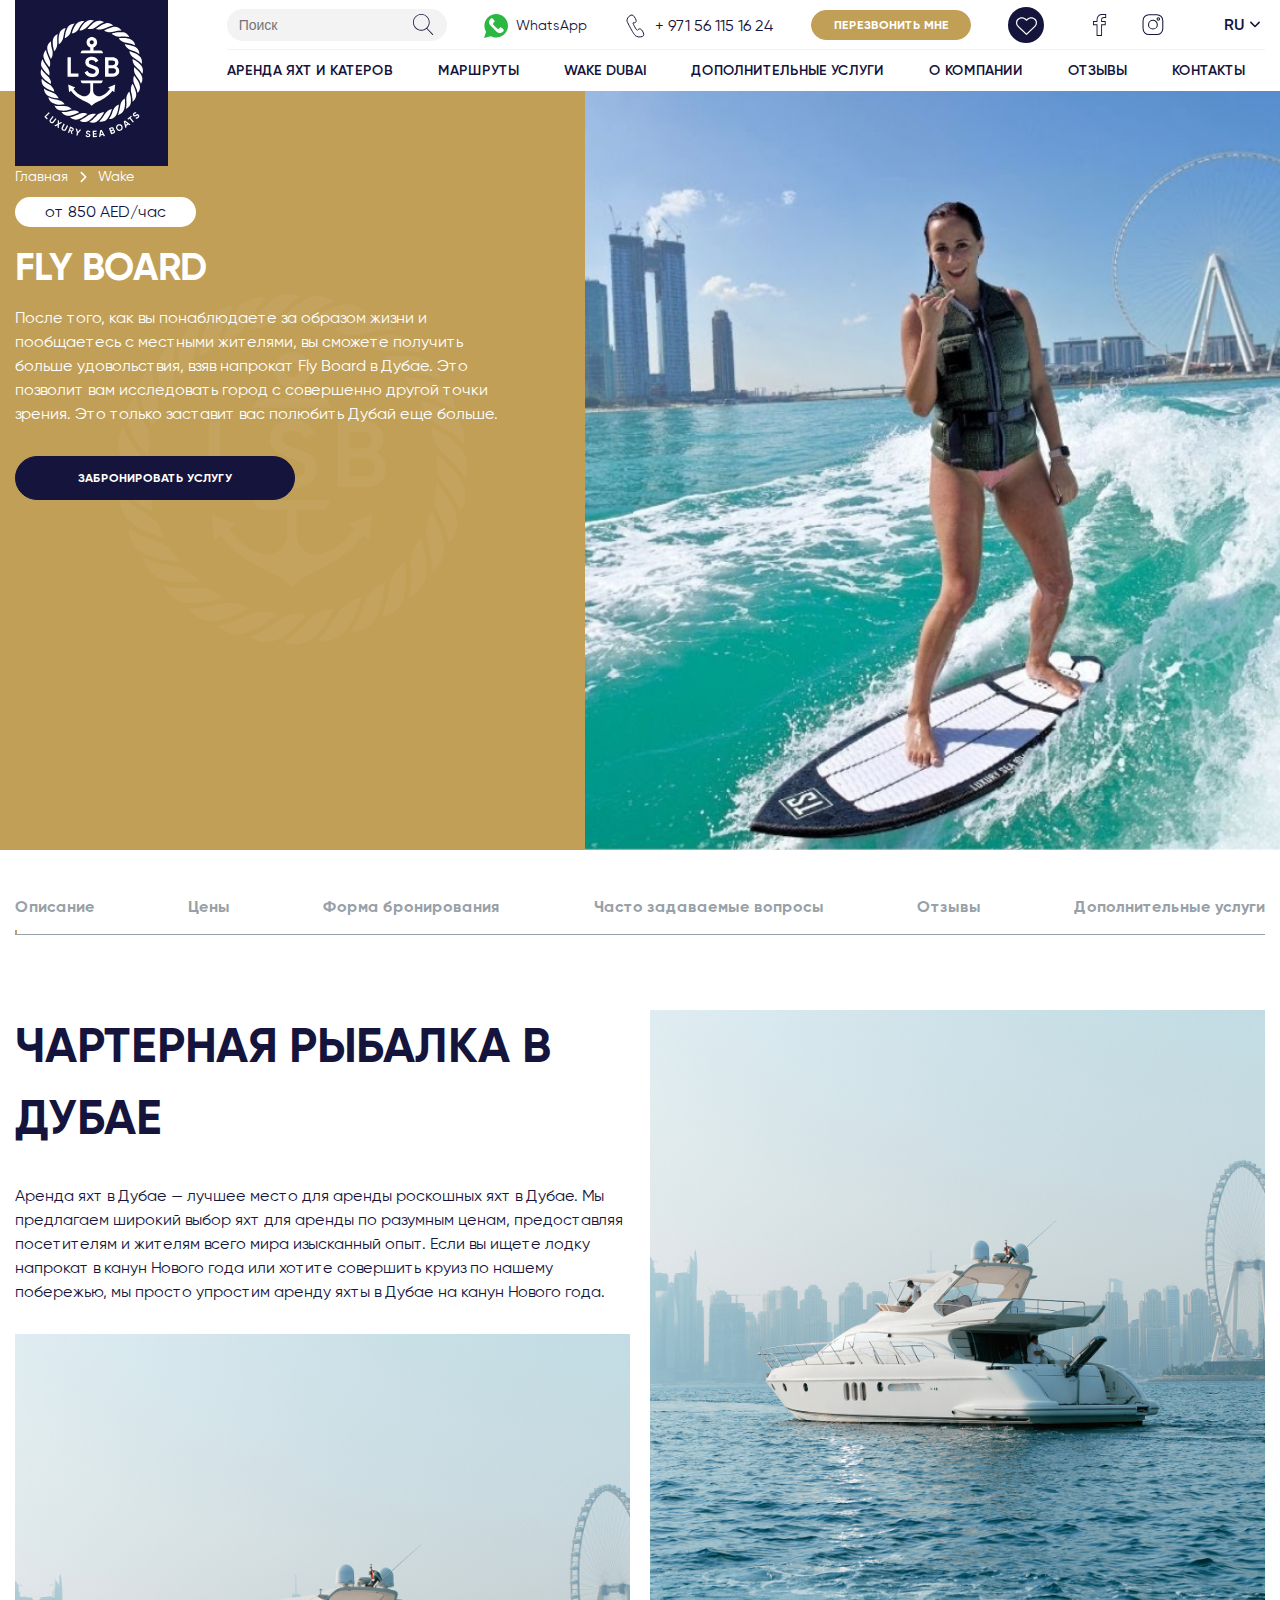
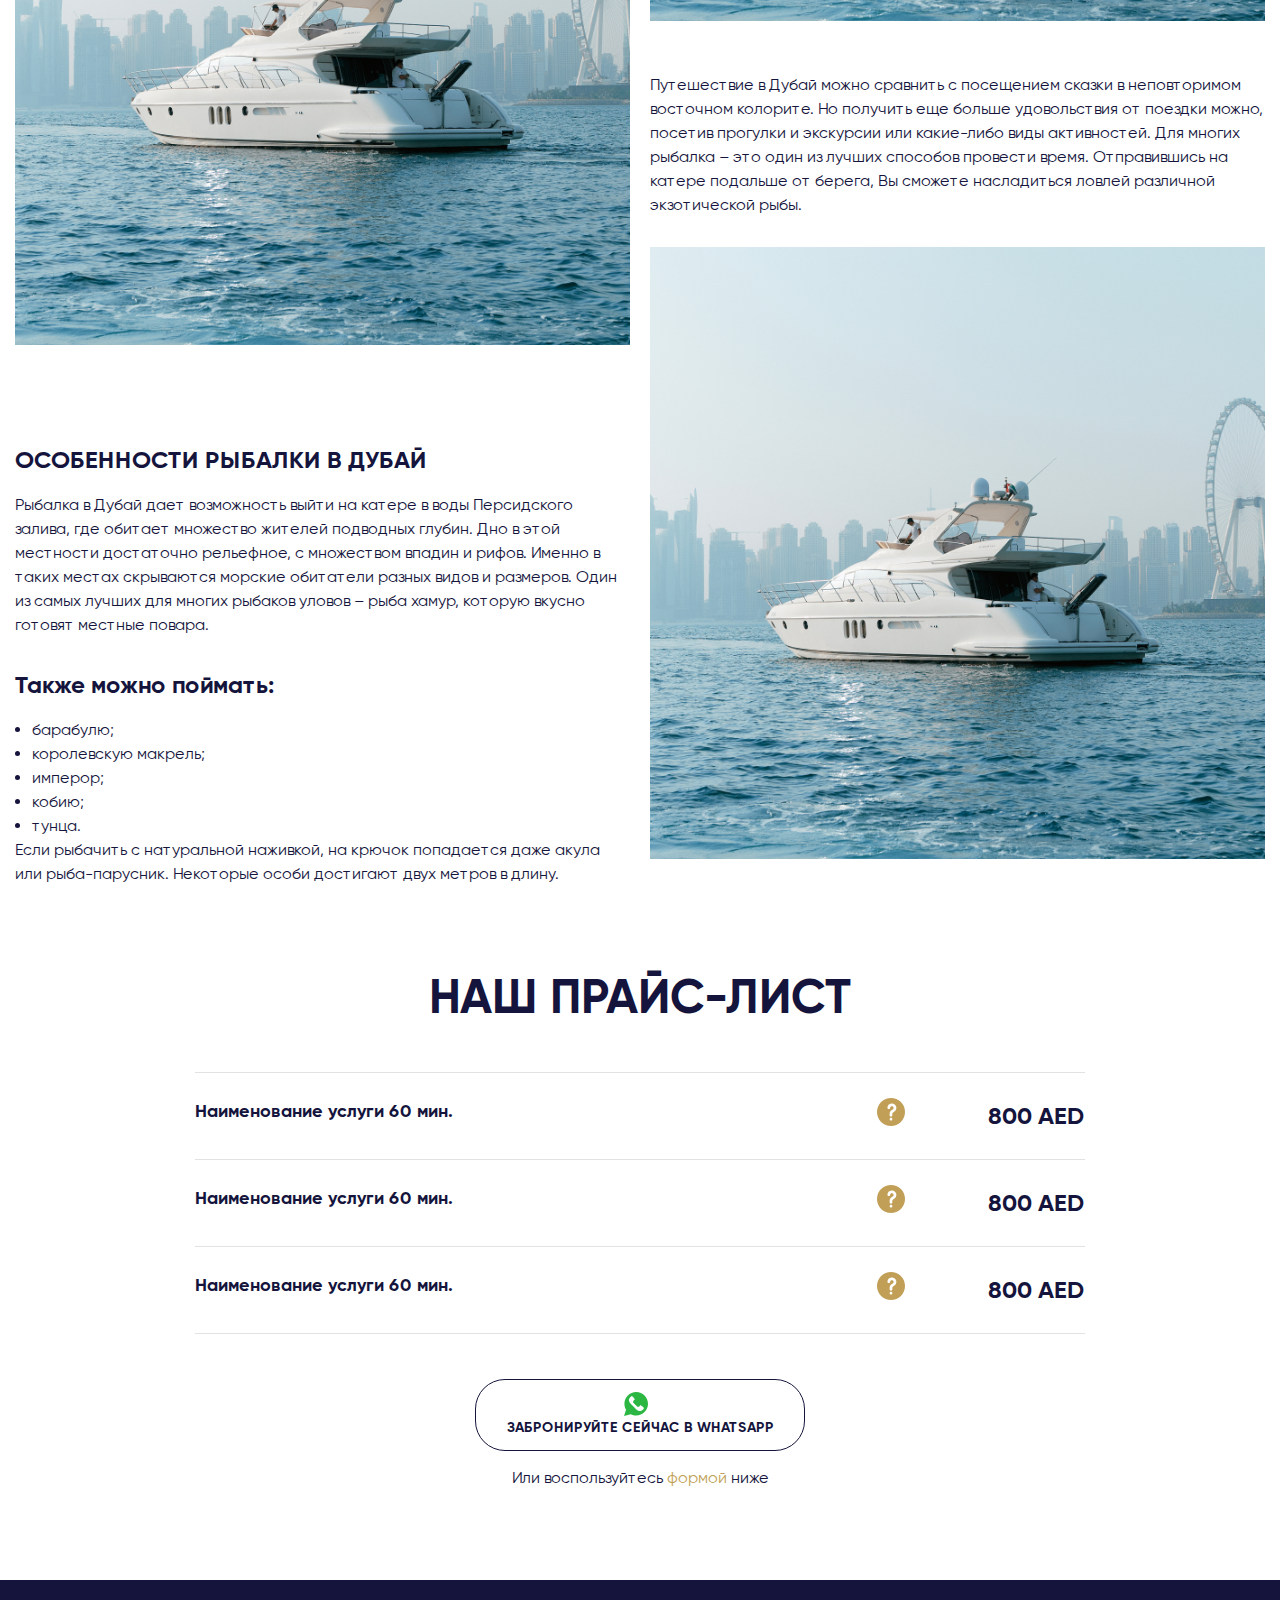
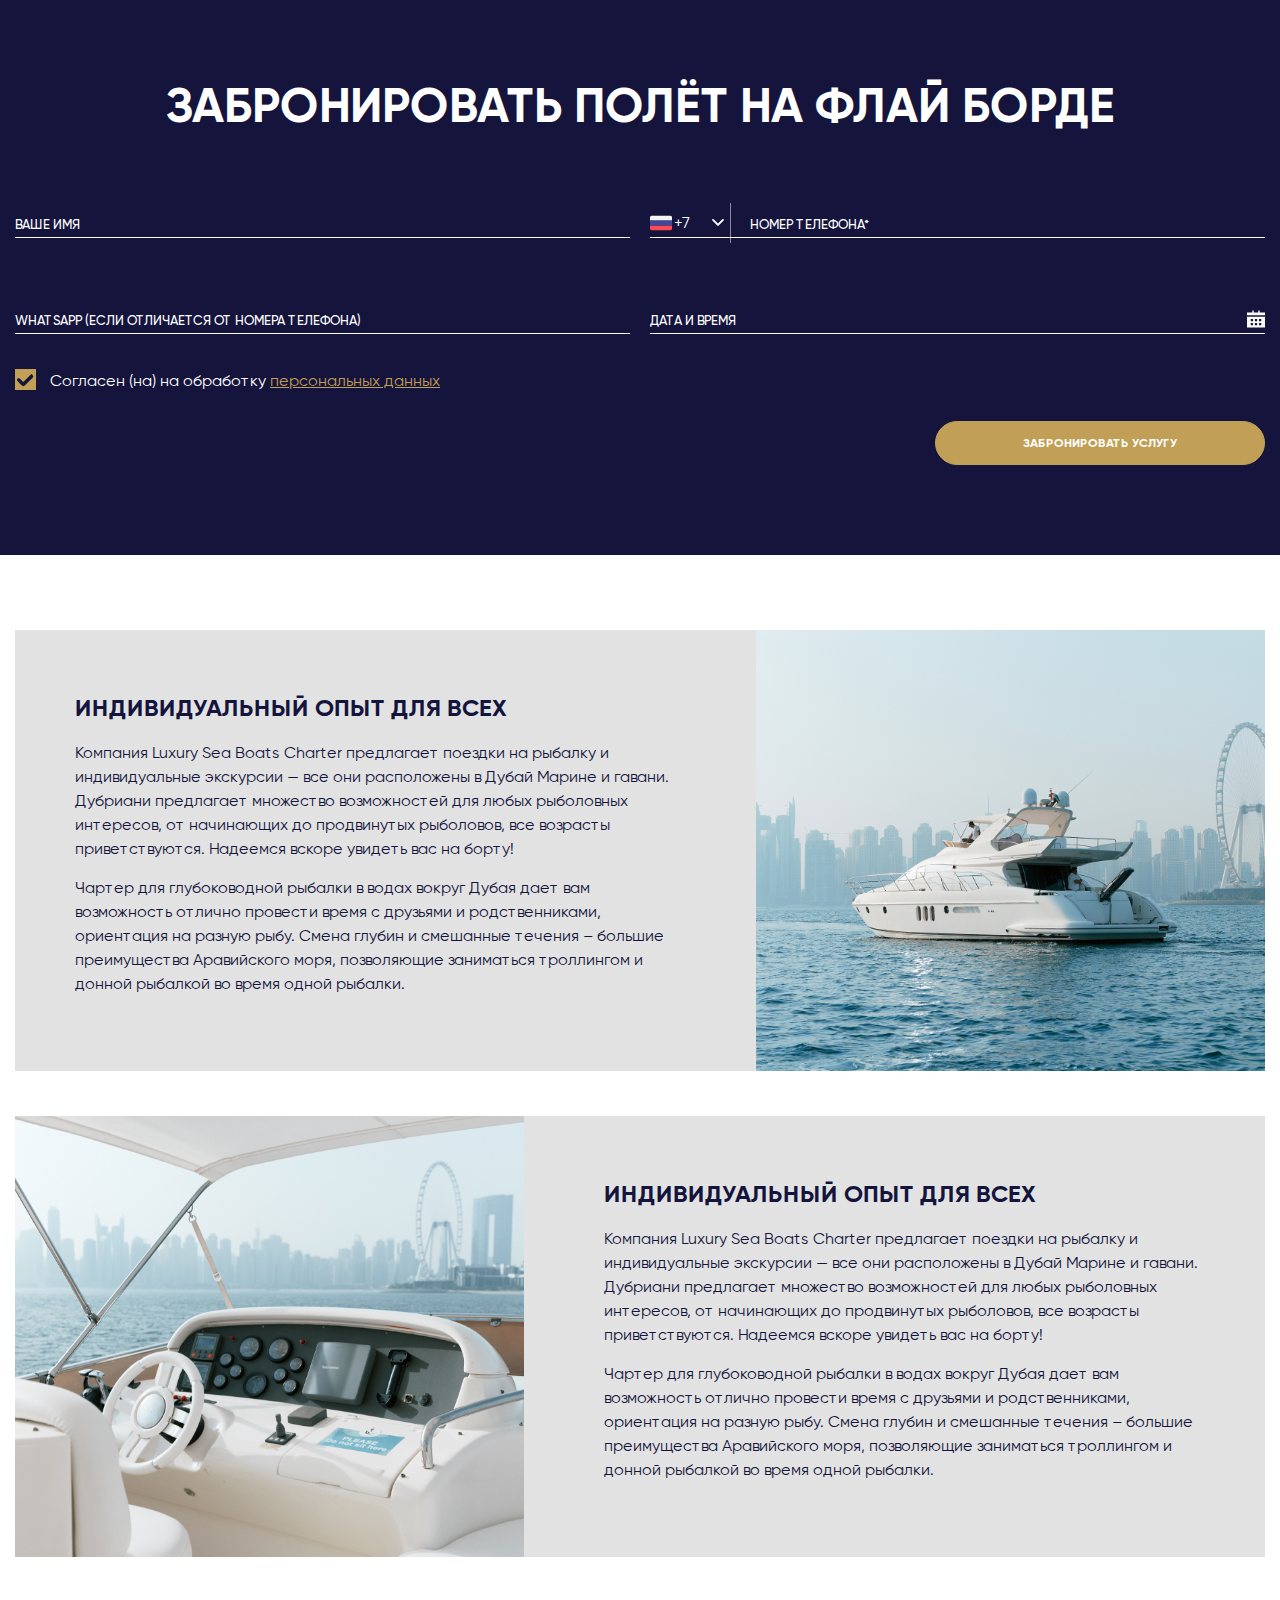
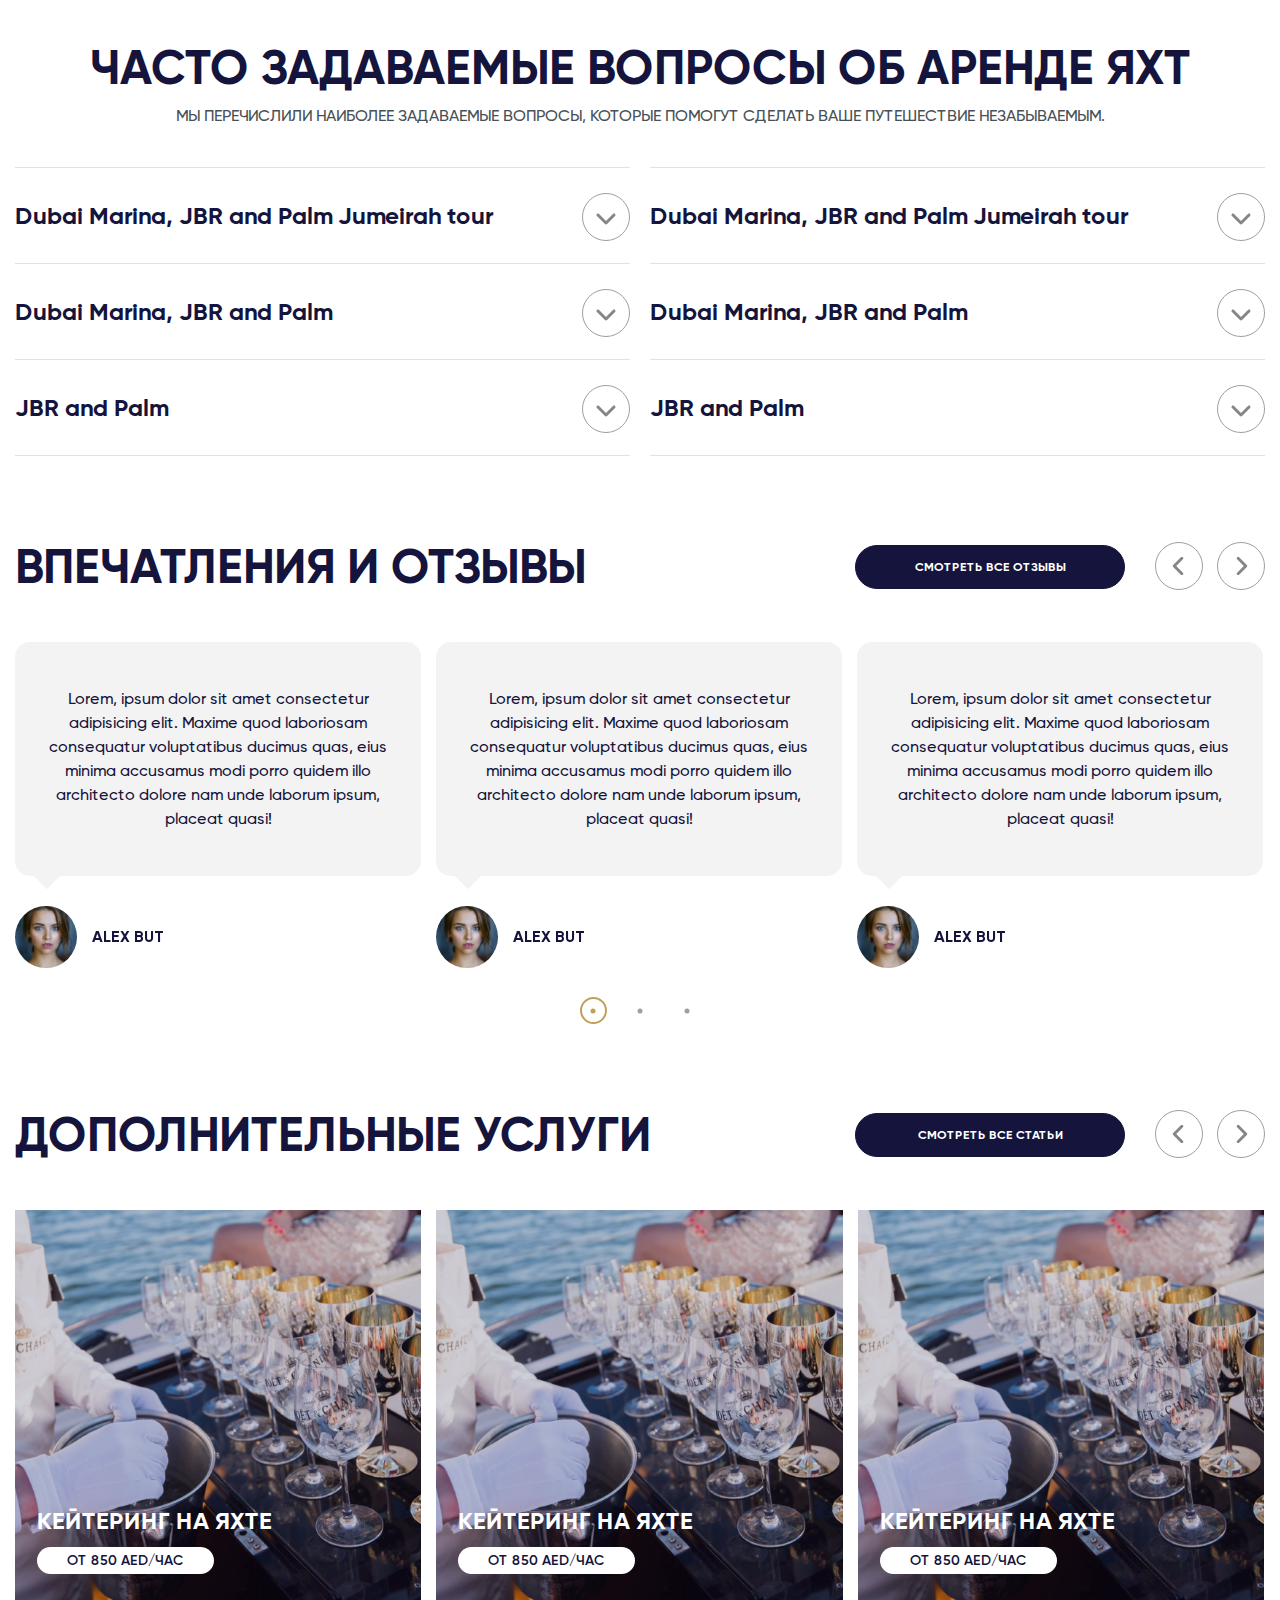
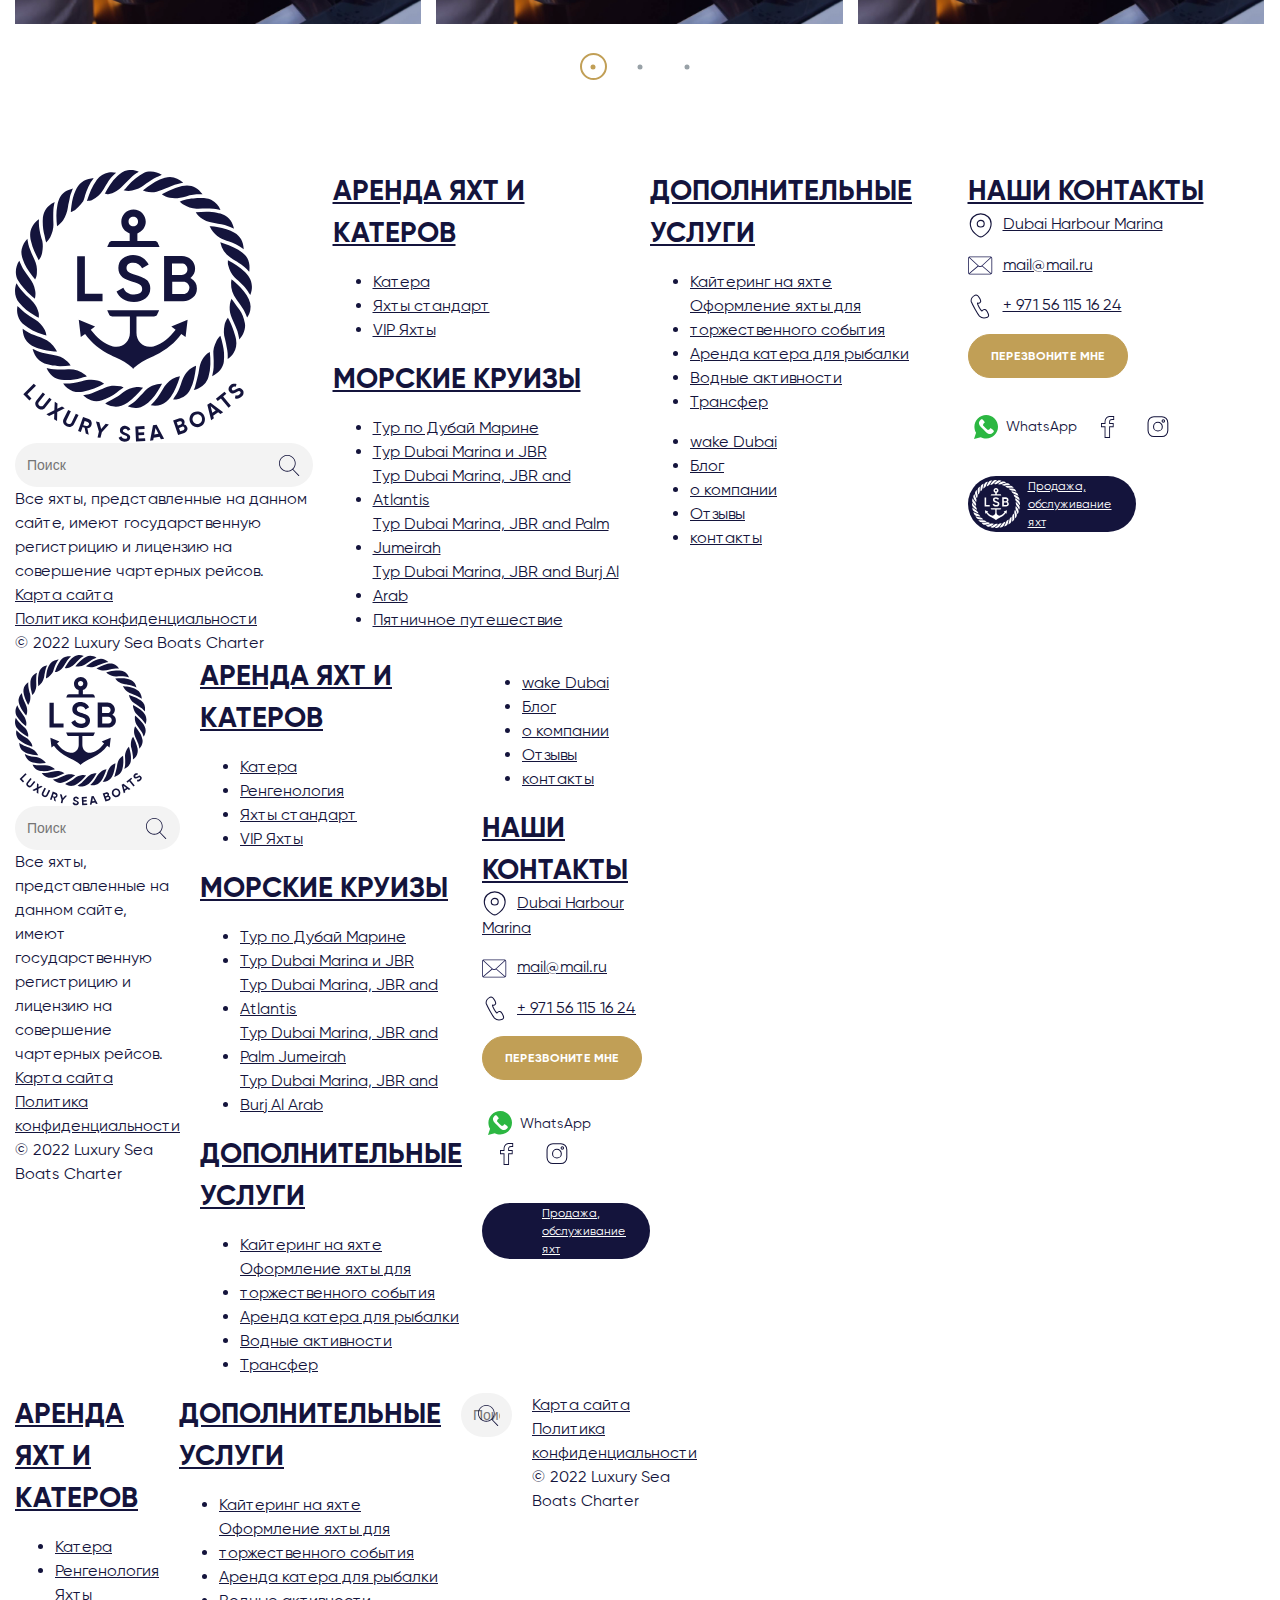
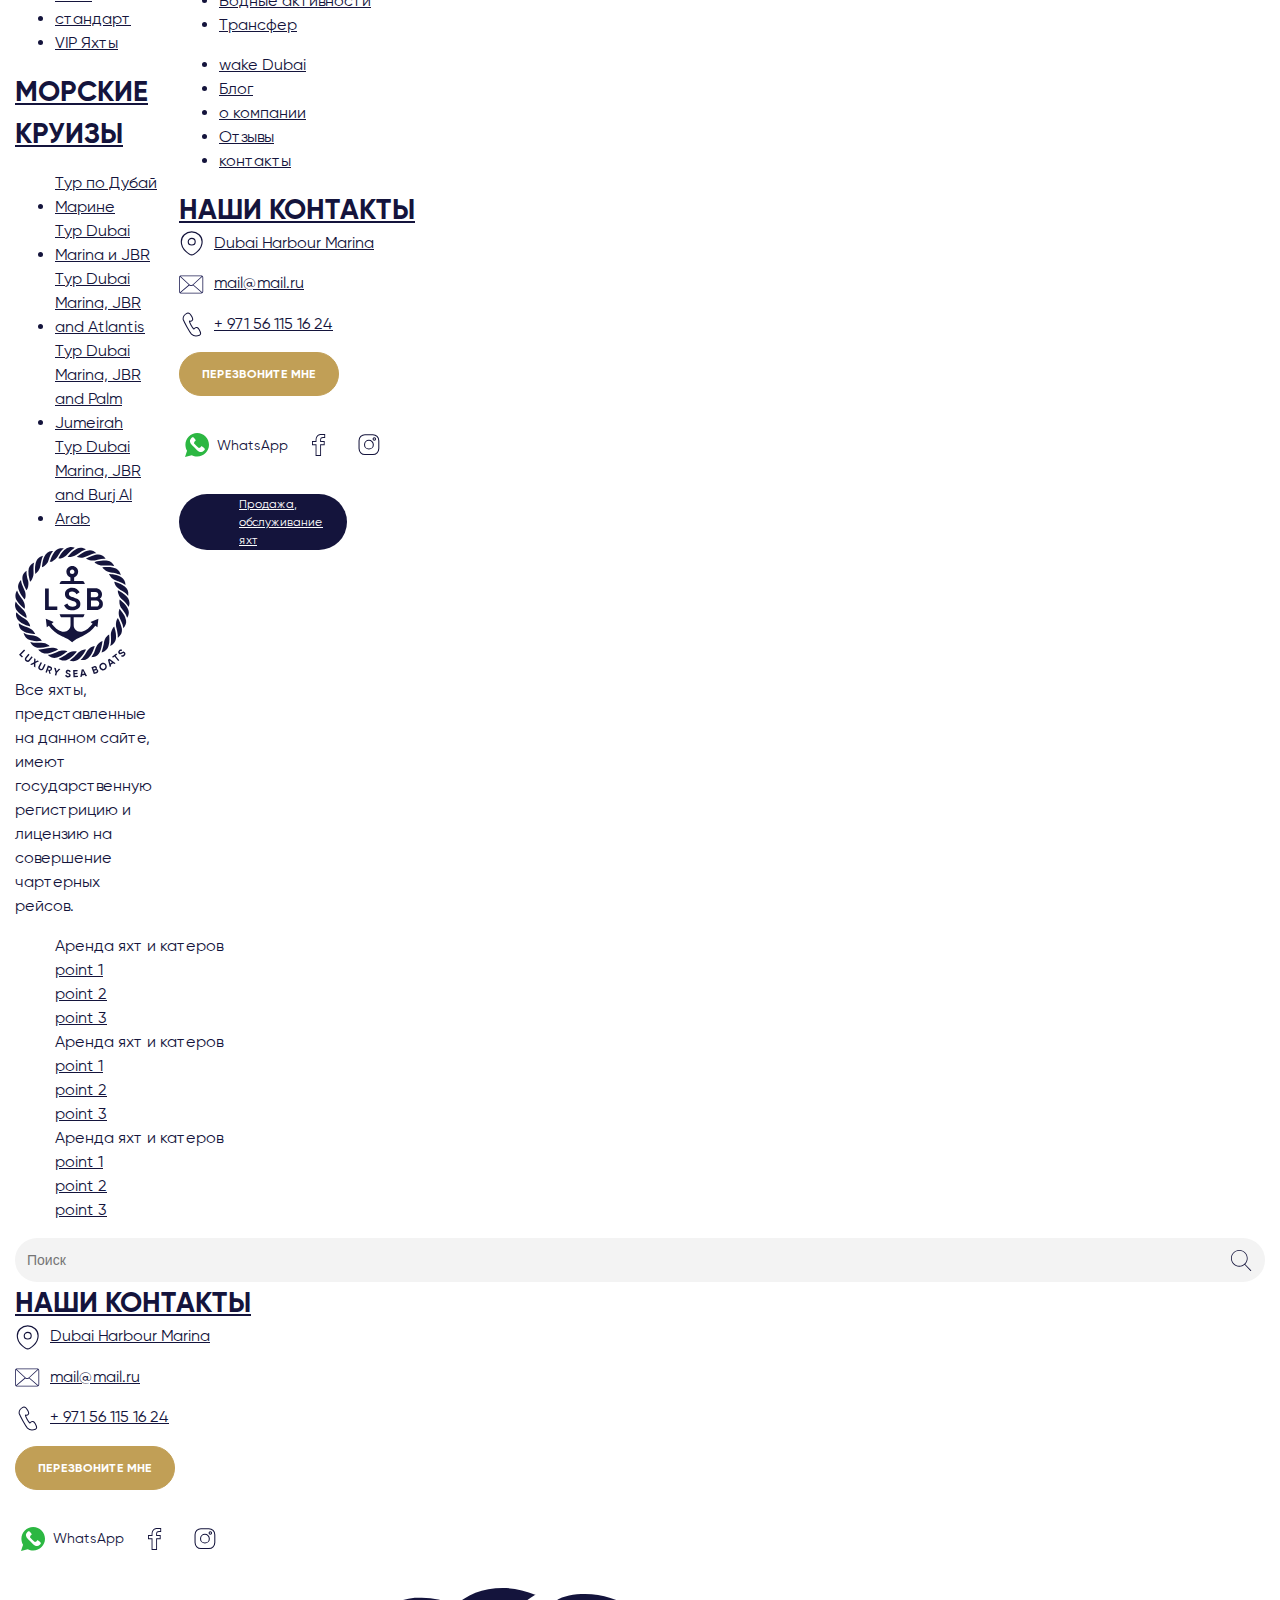
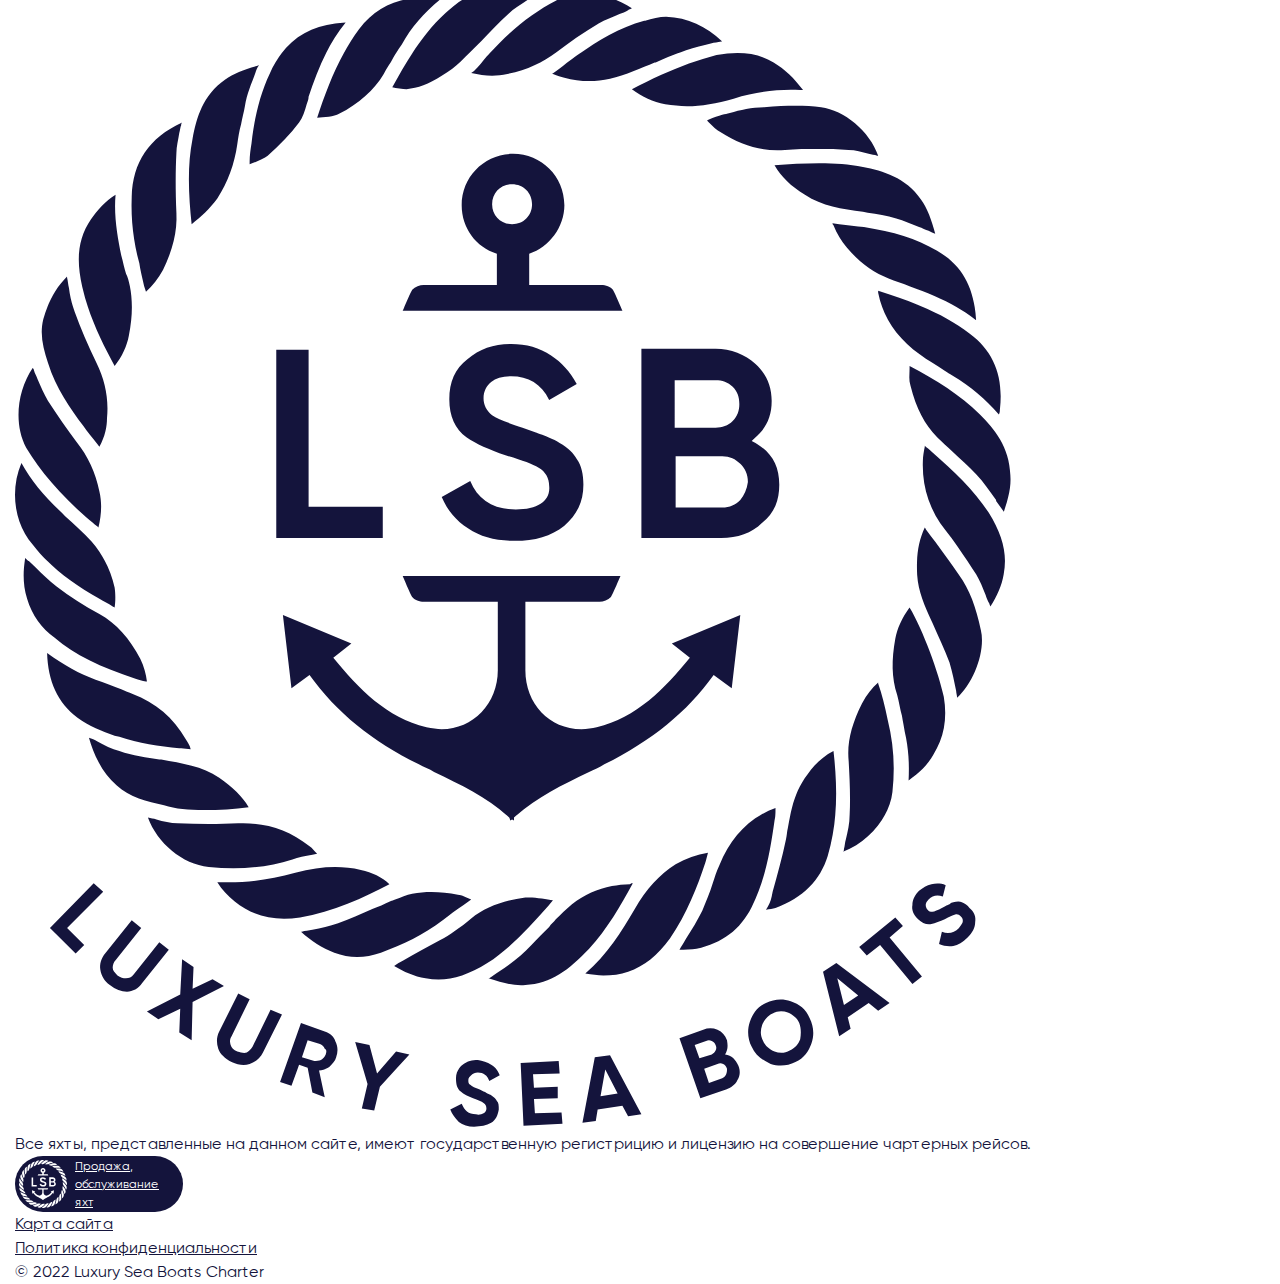
<file: html/pages/services/detail-4.html>
<!doctype html><html><head><meta charset="UTF-8"><meta name="viewport" content="width=device-width,initial-scale=1"><link href="/css/owl.carousel.css" type="text/css" rel="stylesheet"><link href="/css/air-datepicker.css" type="text/css" rel="stylesheet"><link href="/css/style.css" type="text/css" rel="stylesheet"><script src="/js/sourse/other-js/jquery-3.6.0.min.js" defer></script><script src="/js/sourse/other-js/air-datepicker.js" defer></script><script src="/js/sourse/other-js/jquery.mask.js" defer></script><script src="/js/sourse/other-js/owl.carousel.js" defer></script><script src="/js/sourse/other-js/owl.carousel2.thumbs.js" defer></script><script src="/js/common-dist.js" defer></script></head><body><div class="popup element-show menu-hamburger" data-element="0"><div class="popup-overlay popup-overlay-js"></div><div class="popup-container"><div class="close-btn close-btn_popup close-js"></div><div class="menu-tablet"><nav class="popup-nav"><h3><a href="#">Аренда яхт и катеров</a></h3><ul class="ln"><li><a href="#">Катера</a></li><li><a href="#">Яхты стандарт</a></li><li><a href="#">VIP Яхты</a></li></ul></nav><nav class="popup-nav"><h3><a href="#">Морские круизы</a></h3><ul class="ln"><li><a href="#">Тур по Дубай Марине</a></li><li><a href="#">Тур Dubai Marina и JBR</a></li><li><a href="#">Тур Dubai Marina, JBR and Atlantis</a></li><li><a href="#">Тур Dubai Marina, JBR and Palm Jumeirah</a></li><li><a href="#">Тур Dubai Marina, JBR and Burj Al Arab</a></li><li><a href="#">Плавательный тур</a></li><li><a href="#">Тур Dubai Water Canal</a></li><li><a href="#">Пятничное путешествие</a></li></ul></nav><nav class="popup-nav"><h3><a href="#">Морские круизы</a></h3><ul class="ln"><li><a href="#">Дополнительные услуги</a></li><li><a href="#">Оформление яхты для торжественного события</a></li><li><a href="#">Аренда катера для рыбалки</a></li><li><a href="#">Водные активности</a></li><li><a href="#">Трансфер</a></li></ul></nav><div class="search-main"><input class="input-search" type="text" placeholder="Поиск"><div class="search-ico"></div></div><div class="social-default"><a class="whatsapp-btn" href=""><i></i><span>WhatsApp</span></a><div class="social"><a class="social-ico--white" href="#"><img src="/images/social/facebook-blue.svg" alt=""><img class="ico-hover" src="/images/social/facebook-white.svg" alt=""></a><a class="social-ico--white" href="#"><img src="/images/social/instagram-blue.svg" alt=""><img class="ico-hover" src="/images/social/instagram-white.svg" alt=""></a></div></div><div class="popup-lang"><div class="language-select"><span>RU </span><i></i></div></div></div><div class="menu-mobile"><div class="menu-mobile-body"><nav class="popup-nav"><ul class="ln"><li><a href="#">Аренда яхт и катеров<i></i></a></li><li><a href="#">МАРШРУТЫ</a></li><li><a href="#">wake Dubai</a></li><li><a href="#">Дополнительные услуги<i></i></a></li><li><a href="#">о компании<i></i></a><ul><li><a href="#">О нас</a></li><li><a href="#">Блог</a></li><li><a href="#">О нас</a></li><li><a href="#">Блог</a></li></ul></li><li><a href="#">отзывы</a></li><li><a href="#">контакты</a></li></ul></nav></div><div class="search-main"><input class="input-search" type="text" placeholder="Поиск"><div class="search-ico"></div></div><div class="menu-footer"><div class="menu-footer-item"><a class="phone-btn" href="#"><i></i><span>+ 971 56 115 16 24</span></a></div><div class="menu-footer-item"><a class="btn-header btn btn--yellow element-btn" data-element="1" href="#">Перезвонить мне</a></div><div class="menu-footer-item social-default"><a class="whatsapp-btn" href=""><i></i><span>WhatsApp</span></a><div class="social"><a class="social-ico--white" href="#"><img src="/images/social/facebook-blue.svg" alt=""><img class="ico-hover" src="/images/social/facebook-white.svg" alt=""></a><a class="social-ico--white" href="#"><img src="/images/social/instagram-blue.svg" alt=""><img class="ico-hover" src="/images/social/instagram-white.svg" alt=""></a></div></div><div class="menu-footer-item"><div class="popup-lang"><div class="language-select"><span>RU </span><i></i></div></div></div></div></div></div></div><div class="popup element-show" data-element="1"><div class="popup-overlay popup-overlay-js"></div><div class="popup-container"><div class="close-btn close-btn_popup close-js"></div><div class="form-default"><h3>ПОЛУЧИТЬ КОНСУЛЬТАЦИЮ</h3><div class="popup-hint">Оставьте заявку, и мы свяжемся с вами в ближайшее время</div><div class="form"><div class="input-box-phone input-box"><div class="country-select"><span class="country-select-box"><div class="rus-flag"></div><em>+7</em><i></i></span><ul class="ln"><li class="rus-select"><div class="rus-flag"></div><em>+7</em></li><li class="oae-select"><div class="oae-flag"></div><em>+971</em></li></ul></div><input class="input-decorate phone-mask-choise" type="text" id="phone" onkeypress="return event.charCode &gt;= 48 &amp;&amp; event.charCode &lt;= 57"> <label class="label-animate" for="phone">номер телефона*</label></div><div class="checkbox agreement"><label>Согласен (на) на обработку <a href="#">персональных данных </a><input type="checkbox" checked><span></span></label></div><div class="form-btn-container col-12"><input class="btn btn--yellow" type="submit" value="отправить"></div></div></div></div></div><header><div class="main-grid line-header"><div class="col-xs-4 call-mobile-container vertical-align"><div class="call-mobile-btn"></div></div><div class="col-2 col-xs-4 logo-container"><a class="logo" href="#"><img src="/images/logo.svg" alt=""></a></div><div class="col-10 col-xs-4 line-top-container vertical-align"><div class="search-main"><input class="input-search input-search-ajax" type="text" placeholder="Поиск"><div class="search-ico"></div><div class="search-popup"></div></div><div><a class="whatsapp-btn" href=""><i></i><span>WhatsApp</span></a></div><div><a class="phone-btn" href="#"><i></i><span>+ 971 56 115 16 24</span></a></div><div><a class="btn-header btn btn--yellow element-btn" data-element="1" href="#">Перезвонить мне</a></div><div><a class="liked-btn" href="#"><span>10</span></a></div><div class="social"><a class="social-ico--white" href="#"><img src="/images/social/facebook-blue.svg" alt=""><img class="ico-hover" src="/images/social/facebook-white.svg" alt=""></a><a class="social-ico--white" href="#"><img src="/images/social/instagram-blue.svg" alt=""><img class="ico-hover" src="/images/social/instagram-white.svg" alt=""></a></div><div class="hamburger-btn"></div><div class="language-select"><span>RU </span><i></i></div><div class="border-header"></div></div></div><div class="main-grid line-header line-header-nav"><div class="col-2"></div><div class="vertical-align col-10"><nav class="nav-header"><ul class="ln"><li><a href="#">Аренда яхт и катеров<i></i></a></li><li><a href="#">МАРШРУТЫ</a></li><li><a href="#">wake Dubai</a></li><li><a href="#">Дополнительные услуги<i></i></a></li><li><a href="#">о компании<i></i></a><ul><li><a href="#">О нас</a></li><li><a href="#">Блог</a></li><li><a href="#">О нас</a></li><li><a href="#">Блог</a></li></ul></li><li><a href="#">отзывы</a></li><li><a href="#">контакты</a></li></ul></nav></div></div></header></body></html><div class="stub"></div><div class="services-main"><div class="main-full"><div class="breadcrumbs"><a href="#">Главная</a><em>/</em><span>Wake</span></div></div><div class="services-main-wather"></div><div class="main-grid"><div class="col-5 col-md-6 col-sm-12 services-main-info"><div class="services-main-info-container"><div class="services-main-price">от 850 AED/час</div><h1>FLY BOARD</h1><div class="services-main-text">После того, как вы понаблюдаете за образом жизни и пообщаетесь с местными жителями, вы сможете получить больше удовольствия, взяв напрокат Fly Board в Дубае. Это позволит вам исследовать город с совершенно другой точки зрения. Это только заставит вас полюбить Дубай еще больше.</div><div class="btn-container"><a class="btn btn--blue" href="#">Забронировать услугу</a></div></div></div></div><div class="services-main-img img-cover"><img src="/images/temp/serv/3.jpg" alt=""></div></div><div class="detail-tabs tabs-routes"><div class="main-full"><div class="detail-tabs-nav"><ul class="ln"><li data-point="1">Описание</li><li data-point="2">Цены</li><li data-point="3">Форма бронирования</li><li data-point="4">Часто задаваемые вопросы</li><li data-point="5">Отзывы</li><li data-point="6">Дополнительные услуги</li></ul><div class="detail-tabs-carriage"></div></div></div></div><section class="detail-content"><div class="main-grid"><div class="col-6 col-sm-12 col-xs-12"><h2>Чартерная рыбалка в Дубае</h2><p>Аренда яхт в Дубае — лучшее место для аренды роскошных яхт в Дубае. Мы предлагаем широкий выбор яхт для аренды по разумным ценам, предоставляя посетителям и жителям всего мира изысканный опыт. Если вы ищете лодку напрокат в канун Нового года или хотите совершить круиз по нашему побережью, мы просто упростим аренду яхты в Дубае на канун Нового года.</p><img src="/images/temp/boad/1.jpg" alt=""><h3>Особенности рыбалки в Дубай</h3><p>Рыбалка в Дубай дает возможность выйти на катере в воды Персидского залива, где обитает множество жителей подводных глубин. Дно в этой местности достаточно рельефное, с множеством впадин и рифов. Именно в таких местах скрываются морские обитатели разных видов и размеров. Один из самых лучших для многих рыбаков уловов – рыба хамур, которую вкусно готовят местные повара.</p><h4>Также можно поймать:</h4><ul><li>барабулю;</li><li>королевскую макрель;</li><li>имперор;</li><li>кобию;</li><li>тунца.</li></ul><p>Если рыбачить с натуральной наживкой, на крючок попадается даже акула или рыба-парусник. Некоторые особи достигают двух метров в длину.</p></div><div class="col-6 col-sm-12 col-xs-12"><img src="/images/temp/boad/1.jpg" alt=""><p>Путешествие в Дубай можно сравнить с посещением сказки в неповторимом восточном колорите. Но получить еще больше удовольствия от поездки можно, посетив прогулки и экскурсии или какие-либо виды активностей. Для многих рыбалка – это один из лучших способов провести время. Отправившись на катере подальше от берега, Вы сможете насладиться ловлей различной экзотической рыбы.</p><img src="/images/temp/boad/1.jpg" alt=""></div></div></section><section class="pricelist-section"><div class="main-full head-section"><h2>наш прайс-лист</h2></div><ul class="ln pricelist-list"><li><h3><span>Наименование услуги 60 мин.</span><div class="question-ico"></div></h3><div class="pricelist-price">800 AED</div></li><li><h3><span>Наименование услуги 60 мин.</span><div class="question-ico"></div></h3><div class="pricelist-price">800 AED</div></li><li><h3><span>Наименование услуги 60 мин.</span><div class="question-ico"></div></h3><div class="pricelist-price">800 AED</div></li></ul><div class="btn-container"><a class="btn btn--blue-border whatsapp-btn whatsapp-btn--large"><i></i><span>Забронируйте сейчас в WhatsApp</span></a><div class="btn-hint">Или воспользуйтесь <a href="#">формой</a> ниже</div></div></section><div class="stub-section"></div><section class="feedback-home feedback-origin"><div class="main-grid"><div class="col-12"><h2>Забронировать полёт на флай борде</h2></div><div class="col-12 form-default"><div class="main-grid"><div class="input-box col-6 col-xs-12"><input class="input-decorate" type="text" id="name" autocomplete="off"> <label class="label-animate" for="name">Ваше имя</label></div><div class="input-box-phone input-box col-6 col-xs-12"><div class="country-select"><span class="country-select-box"><div class="rus-flag"></div><em>+7</em><i></i></span><ul class="ln"><li class="rus-select"><div class="rus-flag"></div><em>+7</em></li><li class="oae-select"><div class="oae-flag"></div><em>+971</em></li></ul></div><input class="input-decorate phone-mask-choise" type="text" id="phone" onkeypress="return event.charCode &gt;= 48 &amp;&amp; event.charCode &lt;= 57"> <label class="label-animate" for="phone">номер телефона*</label></div><div class="input-box col-6 col-xs-12"><input class="input-decorate" type="text" id="WhatsApp" autocomplete="off"> <label class="label-animate" for="WhatsApp">WhatsApp (если отличается от номера телефона)</label></div><div class="input-box date-input-container col-6 col-xs-12"><input class="input-decorate input-date" type="text" id="date" autocomplete="off"> <label class="label-animate" for="date">Дата и время</label></div><div class="checkbox agreement col-12"><label>Согласен (на) на обработку <a href="#">персональных данных </a><input type="checkbox" checked><span></span></label></div><div class="form-btn-container col-12"><input class="btn btn--yellow" type="submit" value="забронировать услугу"></div></div></div></div></section><section class="simple-about"><div class="simple-item-about main-grid"><div class="simple-item-about-bg"></div><div class="col-7 col-sm-12 simple-item-text-container"><div class="simple-item-text"><h3>Индивидуальный опыт для всех</h3><p>Компания Luxury Sea Boats Charter предлагает поездки на рыбалку и индивидуальные экскурсии — все они расположены в Дубай Марине и гавани. Дубриани предлагает множество возможностей для любых рыболовных интересов, от начинающих до продвинутых рыболовов, все возрасты приветствуются. Надеемся вскоре увидеть вас на борту!</p><p>Чартер для глубоководной рыбалки в водах вокруг Дубая дает вам возможность отлично провести время с друзьями и родственниками, ориентация на разную рыбу. Смена глубин и смешанные течения – большие преимущества Аравийского моря, позволяющие заниматься троллингом и донной рыбалкой во время одной рыбалки.</p></div></div><div class="col-5 col-sm-12 simple-item-img img-cover"><img src="/images/temp/boad/1.jpg" alt=""></div></div><div class="simple-item-about main-grid"><div class="simple-item-about-bg"></div><div class="col-5 col-sm-12 simple-item-img img-cover"><img src="/images/temp/boad/2.jpg" alt=""></div><div class="col-7 col-sm-12 simple-item-text-container"><div class="simple-item-text"><h3>Индивидуальный опыт для всех</h3><p>Компания Luxury Sea Boats Charter предлагает поездки на рыбалку и индивидуальные экскурсии — все они расположены в Дубай Марине и гавани. Дубриани предлагает множество возможностей для любых рыболовных интересов, от начинающих до продвинутых рыболовов, все возрасты приветствуются. Надеемся вскоре увидеть вас на борту!</p><p>Чартер для глубоководной рыбалки в водах вокруг Дубая дает вам возможность отлично провести время с друзьями и родственниками, ориентация на разную рыбу. Смена глубин и смешанные течения – большие преимущества Аравийского моря, позволяющие заниматься троллингом и донной рыбалкой во время одной рыбалки.</p></div></div></div></section><section class="faq-home"><div class="main-full head-section"><h2>Часто задаваемые вопросы об аренде яхт</h2><h3>Мы перечислили наиболее задаваемые вопросы, которые помогут сделать ваше путешествие незабываемым.</h3></div><div class="main-grid faq-container"><div class="col-5 col-lg-6 col-md-6 col-sm-12"><div class="faq-item"><div class="faq-head"><h3>Dubai Marina, JBR and Palm Jumeirah tour</h3><span><i></i></span></div><div class="faq-content">Lorem ipsum dolor sit amet, consectetur adipiscing elit, sed do eiusmod tempor incididunt ut labore et dolore magna aliqua. Ut enim ad minim veniam, quis nostrud exercitation ullamco laboris nisi ut aliquip ex ea commodo consequat. Duis aute irure dolor in reprehenderit in voluptate velit esse cillum dolore eu fugiat nulla pariatur. Excepteur sint occaecat cupidatat non proident, sunt in culpa qui officia deserunt mollit anim id est laborum.</div></div><div class="faq-item"><div class="faq-head"><h3>Dubai Marina, JBR and Palm</h3><span><i></i></span></div><div class="faq-content">YRadio предоставляет доступ к обширной коллекции лицензированной музыки (более 11 000 000 музыкальных фонограмм) и воспроизводит музыкальные композиции, согласно заданному пользователем расписанию. Плейлисты можно составить самостоятельно, а можно выбрать готовые из числа составленных музыкальными редакторами YRadio (более 300 готовых плейлистов). Управление музыкой и рекламно-информационными сообщениями осуществляется из личного кабинета, доступ к которому получает пользователь при подключении к сервису.</div></div><div class="faq-item"><div class="faq-head"><h3>JBR and Palm</h3><span><i></i></span></div><div class="faq-content">Lorem ipsum dolor sit amet, consectetur adipiscing elit, sed do eiusmod tempor incididunt ut labore et dolore magna aliqua. Ut enim ad minim veniam, quis nostrud exercitation ullamco laboris nisi ut aliquip ex ea commodo consequat. Duis aute irure dolor in reprehenderit in voluptate velit esse cillum dolore eu fugiat nulla pariatur. Excepteur sint occaecat cupidatat non proident, sunt in culpa qui officia deserunt mollit anim id est laborum.</div></div></div><div class="col-2 faq-delimetr-container hidden-lg hidden-md hidden-sm hidden-xs"><div class="faq-delimetr"></div></div><div class="col-5 col-lg-6 col-md-6 col-sm-12"><div class="faq-item"><div class="faq-head"><h3>Dubai Marina, JBR and Palm Jumeirah tour</h3><span><i></i></span></div><div class="faq-content">Lorem ipsum dolor sit amet, consectetur adipiscing elit, sed do eiusmod tempor incididunt ut labore et dolore magna aliqua. Ut enim ad minim veniam, quis nostrud exercitation ullamco laboris nisi ut aliquip ex ea commodo consequat. Duis aute irure dolor in reprehenderit in voluptate velit esse cillum dolore eu fugiat nulla pariatur. Excepteur sint occaecat cupidatat non proident, sunt in culpa qui officia deserunt mollit anim id est laborum.</div></div><div class="faq-item"><div class="faq-head"><h3>Dubai Marina, JBR and Palm</h3><span><i></i></span></div><div class="faq-content">YRadio предоставляет доступ к обширной коллекции лицензированной музыки (более 11 000 000 музыкальных фонограмм) и воспроизводит музыкальные композиции, согласно заданному пользователем расписанию. Плейлисты можно составить самостоятельно, а можно выбрать готовые из числа составленных музыкальными редакторами YRadio (более 300 готовых плейлистов). Управление музыкой и рекламно-информационными сообщениями осуществляется из личного кабинета, доступ к которому получает пользователь при подключении к сервису.</div></div><div class="faq-item"><div class="faq-head"><h3>JBR and Palm</h3><span><i></i></span></div><div class="faq-content">Lorem ipsum dolor sit amet, consectetur adipiscing elit, sed do eiusmod tempor incididunt ut labore et dolore magna aliqua. Ut enim ad minim veniam, quis nostrud exercitation ullamco laboris nisi ut aliquip ex ea commodo consequat. Duis aute irure dolor in reprehenderit in voluptate velit esse cillum dolore eu fugiat nulla pariatur. Excepteur sint occaecat cupidatat non proident, sunt in culpa qui officia deserunt mollit anim id est laborum.</div></div></div></div></section><section class="reviews-home owl-home"><div class="main-full"><div class="head-section"><h2>Впечатления и отзывы</h2><div class="btn-container"><a class="btn btn--blue" href="#">СМОТРЕТЬ ВСЕ отзывы</a></div><div class="stab-arrow"></div></div></div><div class="main-full owl-second owl-carousel"><div class="reviews-item"><div class="reviews-text">Lorem, ipsum dolor sit amet consectetur adipisicing elit. Maxime quod laboriosam consequatur voluptatibus ducimus quas, eius minima accusamus modi porro quidem illo architecto dolore nam unde laborum ipsum, placeat quasi!</div><div class="reviews-info"><div class="reviews-img img-cover"><img src="/images/temp/avatar-1.jpg" alt=""></div><h2>Alex But</h2></div></div><div class="reviews-item"><div class="reviews-text">Lorem, ipsum dolor sit amet consectetur adipisicing elit. Maxime quod laboriosam consequatur voluptatibus ducimus quas, eius minima accusamus modi porro quidem illo architecto dolore nam unde laborum ipsum, placeat quasi!</div><div class="reviews-info"><div class="reviews-img img-cover"><img src="/images/temp/avatar-1.jpg" alt=""></div><h2>Alex But</h2></div></div><div class="reviews-item"><div class="reviews-text">Lorem, ipsum dolor sit amet consectetur adipisicing elit. Maxime quod laboriosam consequatur voluptatibus ducimus quas, eius minima accusamus modi porro quidem illo architecto dolore nam unde laborum ipsum, placeat quasi!</div><div class="reviews-info"><div class="reviews-img img-cover"><img src="/images/temp/avatar-1.jpg" alt=""></div><h2>Alex But</h2></div></div><div class="reviews-item"><div class="reviews-text">Lorem, ipsum dolor sit amet consectetur adipisicing elit. Maxime quod laboriosam consequatur voluptatibus ducimus quas, eius minima accusamus modi porro quidem illo architecto dolore nam unde laborum ipsum, placeat quasi!</div><div class="reviews-info"><div class="reviews-img img-cover"><img src="/images/temp/avatar-1.jpg" alt=""></div><h2>Alex But</h2></div></div><div class="reviews-item"><div class="reviews-text">Lorem, ipsum dolor sit amet consectetur adipisicing elit. Maxime quod laboriosam consequatur voluptatibus ducimus quas, eius minima accusamus modi porro quidem illo architecto dolore nam unde laborum ipsum, placeat quasi!</div><div class="reviews-info"><div class="reviews-img img-cover"><img src="/images/temp/avatar-1.jpg" alt=""></div><h2>Alex But</h2></div></div><div class="reviews-item"><div class="reviews-text">Lorem, ipsum dolor sit amet consectetur adipisicing elit. Maxime quod laboriosam consequatur voluptatibus ducimus quas, eius minima accusamus modi porro quidem illo architecto dolore nam unde laborum ipsum, placeat quasi!</div><div class="reviews-info"><div class="reviews-img img-cover"><img src="/images/temp/avatar-1.jpg" alt=""></div><h2>Alex But</h2></div></div><div class="reviews-item"><div class="reviews-text">Lorem, ipsum dolor sit amet consectetur adipisicing elit. Maxime quod laboriosam consequatur voluptatibus ducimus quas, eius minima accusamus modi porro quidem illo architecto dolore nam unde laborum ipsum, placeat quasi!</div><div class="reviews-info"><div class="reviews-img img-cover"><img src="/images/temp/avatar-1.jpg" alt=""></div><h2>Alex But</h2></div></div></div></section><section class="serv-list-detail owl-home"><div class="main-full head-section"><h2>дополнительные услуги</h2><div class="btn-container"><a class="btn btn--blue" href="#">Смотреть все статьи</a></div><div class="stab-arrow"></div></div><div class="main-full owl-second owl-carousel"><div class="services-item"><a class="services-item-img" href="#"><div class="img-cover"><img src="/images/temp/serv/1.jpg" alt=""></div><div class="services-item-info"><h3>Кейтеринг на яхте</h3><div class="services-item-price">от 850 AED/час</div><div class="services-item-text">Для по-настоящему безмятежного отдыха на яхте мы возьмем на себя организацию питания и обслуживания на борту. Предлагаем вашему вниманию Life station BBQ menu</div><div class="btn-container-adv"><div class="btn-adv-more"></div></div></div><div class="btn-item-plus"><div class="btn-item-plus-content"><span>+</span></div></div><div class="services-item-stub"></div></a></div><div class="services-item"><a class="services-item-img" href="#"><div class="img-cover"><img src="/images/temp/serv/1.jpg" alt=""></div><div class="services-item-info"><h3>Кейтеринг на яхте</h3><div class="services-item-price">от 850 AED/час</div><div class="services-item-text">Для по-настоящему безмятежного отдыха на яхте мы возьмем на себя организацию питания и обслуживания на борту. Предлагаем вашему вниманию Life station BBQ menu</div><div class="btn-container-adv"><div class="btn-adv-more"></div></div></div><div class="btn-item-plus"><div class="btn-item-plus-content"><span>+</span></div></div><div class="services-item-stub"></div></a></div><div class="services-item"><a class="services-item-img" href="#"><div class="img-cover"><img src="/images/temp/serv/1.jpg" alt=""></div><div class="services-item-info"><h3>Кейтеринг на яхте</h3><div class="services-item-price">от 850 AED/час</div><div class="services-item-text">Для по-настоящему безмятежного отдыха на яхте мы возьмем на себя организацию питания и обслуживания на борту. Предлагаем вашему вниманию Life station BBQ menu</div><div class="btn-container-adv"><div class="btn-adv-more"></div></div></div><div class="btn-item-plus"><div class="btn-item-plus-content"><span>+</span></div></div><div class="services-item-stub"></div></a></div><div class="services-item"><a class="services-item-img" href="#"><div class="img-cover"><img src="/images/temp/serv/1.jpg" alt=""></div><div class="services-item-info"><h3>Кейтеринг на яхте</h3><div class="services-item-price">от 850 AED/час</div><div class="services-item-text">Для по-настоящему безмятежного отдыха на яхте мы возьмем на себя организацию питания и обслуживания на борту. Предлагаем вашему вниманию Life station BBQ menu</div><div class="btn-container-adv"><div class="btn-adv-more"></div></div></div><div class="btn-item-plus"><div class="btn-item-plus-content"><span>+</span></div></div><div class="services-item-stub"></div></a></div><div class="services-item"><a class="services-item-img" href="#"><div class="img-cover"><img src="/images/temp/serv/1.jpg" alt=""></div><div class="services-item-info"><h3>Кейтеринг на яхте</h3><div class="services-item-price">от 850 AED/час</div><div class="services-item-text">Для по-настоящему безмятежного отдыха на яхте мы возьмем на себя организацию питания и обслуживания на борту. Предлагаем вашему вниманию Life station BBQ menu</div><div class="btn-container-adv"><div class="btn-adv-more"></div></div></div><div class="btn-item-plus"><div class="btn-item-plus-content"><span>+</span></div></div><div class="services-item-stub"></div></a></div><div class="services-item"><a class="services-item-img" href="#"><div class="img-cover"><img src="/images/temp/serv/1.jpg" alt=""></div><div class="services-item-info"><h3>Кейтеринг на яхте</h3><div class="services-item-price">от 850 AED/час</div><div class="services-item-text">Для по-настоящему безмятежного отдыха на яхте мы возьмем на себя организацию питания и обслуживания на борту. Предлагаем вашему вниманию Life station BBQ menu</div><div class="btn-container-adv"><div class="btn-adv-more"></div></div></div><div class="btn-item-plus"><div class="btn-item-plus-content"><span>+</span></div></div><div class="services-item-stub"></div></a></div><div class="services-item"><a class="services-item-img" href="#"><div class="img-cover"><img src="/images/temp/serv/1.jpg" alt=""></div><div class="services-item-info"><h3>Кейтеринг на яхте</h3><div class="services-item-price">от 850 AED/час</div><div class="services-item-text">Для по-настоящему безмятежного отдыха на яхте мы возьмем на себя организацию питания и обслуживания на борту. Предлагаем вашему вниманию Life station BBQ menu</div><div class="btn-container-adv"><div class="btn-adv-more"></div></div></div><div class="btn-item-plus"><div class="btn-item-plus-content"><span>+</span></div></div><div class="services-item-stub"></div></a></div><div class="services-item"><a class="services-item-img" href="#"><div class="img-cover"><img src="/images/temp/serv/1.jpg" alt=""></div><div class="services-item-info"><h3>Кейтеринг на яхте</h3><div class="services-item-price">от 850 AED/час</div><div class="services-item-text">Для по-настоящему безмятежного отдыха на яхте мы возьмем на себя организацию питания и обслуживания на борту. Предлагаем вашему вниманию Life station BBQ menu</div><div class="btn-container-adv"><div class="btn-adv-more"></div></div></div><div class="btn-item-plus"><div class="btn-item-plus-content"><span>+</span></div></div><div class="services-item-stub"></div></a></div></div></section><div class="stub-footer"></div><footer class="footer-lg"><div class="main-grid"><div class="col-3 logo-container"><a class="logo" href="./index.html"><img src="/images/logo-footer.svg"></a><div class="search-main"><input class="input-search" type="text" placeholder="Поиск"><div class="search-ico"></div></div><div class="logo-text">Все яхты, представленные на данном сайте, имеют государственную регистрицию и лицензию на совершение чартерных рейсов.</div><ul class="footer-links ln"><li><a href="#">Карта сайта</a></li><li><a href="#">Политика конфиденциальности</a></li><li>© 2022 Luxury Sea Boats Charter</li></ul></div><div class="col-3 nav-1-container"><div class="nav"><h3><a href="#">Аренда яхт и катеров</a></h3><ul><li><a href="#">Катера</a></li><li><a href="#">Яхты стандарт</a></li><li><a href="#">VIP Яхты</a></li></ul></div><div class="nav"><h3><a href="#">Морские круизы</a></h3><ul><li><a href="#">Тур по Дубай Марине</a></li><li><a href="#">Тур Dubai Marina и JBR</a></li><li><a href="#">Тур Dubai Marina, JBR and Atlantis</a></li><li><a href="#">Тур Dubai Marina, JBR and Palm Jumeirah</a></li><li><a href="#">Тур Dubai Marina, JBR and Burj Al Arab</a></li><li><a href="#">Пятничное путешествие</a></li></ul></div></div><div class="col-3 nav-2-container"><div class="nav"><h3><a href="#">Дополнительные услуги</a></h3><ul><li><a href="#">Кайтеринг на яхте</a></li><li><a href="#">Оформление яхты для торжественного события</a></li><li><a href="#">Аренда катера для рыбалки</a></li><li><a href="#">Водные активности</a></li><li><a href="#">Трансфер</a></li></ul></div><div class="nav nav-second"><ul><li><a href="#">wake Dubai</a></li><li><a href="#">Блог</a></li><li><a href="#">о компании</a></li><li><a href="#">Отзывы</a></li><li><a href="#">контакты</a></li></ul></div></div><div class="col-3 feedback"><h3><a href="#">Наши Контакты</a></h3><div class="feedback-footer-marker feedback-footer-item"><a href="#"><i></i><span>Dubai Harbour Marina</span></a></div><div class="feedback-footer-mail feedback-footer-item"><a href="#"><i></i><span>mail@mail.ru</span></a></div><div class="feedback-footer-phone feedback-footer-item"><a href="#"><i></i><span>+ 971 56 115 16 24</span></a></div><div class="btn-container"><a class="btn btn--yellow btn-element element-btn" href="#" data-element="1"><span>перезвоните мне</span><i></i></a></div><div class="social-default"><a class="whatsapp-btn" href=""><i></i><span>WhatsApp</span></a><div class="social"><a class="social-ico--white" href="#"><img src="/images/social/facebook-blue.svg" alt=""><img class="ico-hover" src="/images/social/facebook-white.svg" alt=""></a><a class="social-ico--white" href="#"><img src="/images/social/instagram-blue.svg" alt=""><img class="ico-hover" src="/images/social/instagram-white.svg" alt=""></a></div></div><a class="btn-new-site" href="#"><i></i><span>Продажа, обслуживание яхт</span></a></div></div></footer><footer class="footer-md"><div class="main-grid"><div class="col-md-4 logo-container"><a class="logo" href="./index.html"><img src="/images/logo-footer.svg"></a><div class="search-main"><input class="input-search" type="text" placeholder="Поиск"><div class="search-ico"></div></div><div class="logo-text">Все яхты, представленные на данном сайте, имеют государственную регистрицию и лицензию на совершение чартерных рейсов.</div><ul class="footer-links ln"><li><a href="#">Карта сайта</a></li><li><a href="#">Политика конфиденциальности</a></li><li>© 2022 Luxury Sea Boats Charter</li></ul></div><div class="col-md-4 nav-1-container"><div class="nav"><h3><a href="#">Аренда яхт и катеров</a></h3><ul><li><a href="#">Катера</a></li><li><a href="#">Ренгенология</a></li><li><a href="#">Яхты стандарт</a></li><li><a href="#">VIP Яхты</a></li></ul></div><div class="nav"><h3><a href="#">Морские круизы</a></h3><ul><li><a href="#">Тур по Дубай Марине</a></li><li><a href="#">Тур Dubai Marina и JBR</a></li><li><a href="#">Тур Dubai Marina, JBR and Atlantis</a></li><li><a href="#">Тур Dubai Marina, JBR and Palm Jumeirah</a></li><li><a href="#">Тур Dubai Marina, JBR and Burj Al Arab</a></li></ul></div><div class="nav"><h3><a href="#">Дополнительные услуги</a></h3><ul><li><a href="#">Кайтеринг на яхте</a></li><li><a href="#">Оформление яхты для торжественного события</a></li><li><a href="#">Аренда катера для рыбалки</a></li><li><a href="#">Водные активности</a></li><li><a href="#">Трансфер</a></li></ul></div></div><div class="col-md-3 nav-2-container"><div class="nav nav-second"><ul><li><a href="#">wake Dubai</a></li><li><a href="#">Блог</a></li><li><a href="#">о компании</a></li><li><a href="#">Отзывы</a></li><li><a href="#">контакты</a></li></ul></div><div class="feedback"><h3><a href="#">Наши Контакты</a></h3><div class="feedback-footer-marker feedback-footer-item"><a href="#"><i></i><span>Dubai Harbour Marina</span></a></div><div class="feedback-footer-mail feedback-footer-item"><a href="#"><i></i><span>mail@mail.ru</span></a></div><div class="feedback-footer-phone feedback-footer-item"><a href="#"><i></i><span>+ 971 56 115 16 24</span></a></div><div class="btn-container"><a class="btn btn--yellow btn-element element-btn" href="#" data-element="1"><span>перезвоните мне</span><i></i></a></div><div class="social-default"><a class="whatsapp-btn" href=""><i></i><span>WhatsApp</span></a><div class="social"><a class="social-ico--white" href="#"><img src="/images/social/facebook-blue.svg" alt=""><img class="ico-hover" src="/images/social/facebook-white.svg" alt=""></a><a class="social-ico--white" href="#"><img src="/images/social/instagram-blue.svg" alt=""><img class="ico-hover" src="/images/social/instagram-white.svg" alt=""></a></div></div><a class="btn-new-site" href="#"><span>Продажа, обслуживание яхт</span></a></div></div></div></footer><footer class="footer-sm"><div class="main-grid"><div class="col-sm-6 nav-1-container"><div class="nav"><h3><a href="#">Аренда яхт и катеров</a></h3><ul><li><a href="#">Катера</a></li><li><a href="#">Ренгенология</a></li><li><a href="#">Яхты стандарт</a></li><li><a href="#">VIP Яхты</a></li></ul></div><div class="nav"><h3><a href="#">Морские круизы</a></h3><ul><li><a href="#">Тур по Дубай Марине</a></li><li><a href="#">Тур Dubai Marina и JBR</a></li><li><a href="#">Тур Dubai Marina, JBR and Atlantis</a></li><li><a href="#">Тур Dubai Marina, JBR and Palm Jumeirah</a></li><li><a href="#">Тур Dubai Marina, JBR and Burj Al Arab</a></li></ul></div><a class="logo" href="./index.html"><img src="/images/logo-footer.svg"></a><div class="logo-text">Все яхты, представленные на данном сайте, имеют государственную регистрицию и лицензию на совершение чартерных рейсов.</div></div><div class="col-sm-6"><div class="nav"><h3><a href="#">Дополнительные услуги</a></h3><ul><li><a href="#">Кайтеринг на яхте</a></li><li><a href="#">Оформление яхты для торжественного события</a></li><li><a href="#">Аренда катера для рыбалки</a></li><li><a href="#">Водные активности</a></li><li><a href="#">Трансфер</a></li></ul></div><div class="nav nav-second"><ul><li><a href="#">wake Dubai</a></li><li><a href="#">Блог</a></li><li><a href="#">о компании</a></li><li><a href="#">Отзывы</a></li><li><a href="#">контакты</a></li></ul></div><div class="feedback"><h3><a href="#">Наши Контакты</a></h3><div class="feedback-footer-marker feedback-footer-item"><a href="#"><i></i><span>Dubai Harbour Marina</span></a></div><div class="feedback-footer-mail feedback-footer-item"><a href="#"><i></i><span>mail@mail.ru</span></a></div><div class="feedback-footer-phone feedback-footer-item"><a href="#"><i></i><span>+ 971 56 115 16 24</span></a></div><div class="btn-container"><a class="btn btn--yellow btn-element element-btn" href="#" data-element="1"><span>перезвоните мне</span><i></i></a></div><div class="social-default"><a class="whatsapp-btn" href=""><i></i><span>WhatsApp</span></a><div class="social"><a class="social-ico--white" href="#"><img src="/images/social/facebook-blue.svg" alt=""><img class="ico-hover" src="/images/social/facebook-white.svg" alt=""></a><a class="social-ico--white" href="#"><img src="/images/social/instagram-blue.svg" alt=""><img class="ico-hover" src="/images/social/instagram-white.svg" alt=""></a></div></div><a class="btn-new-site" href="#"><span>Продажа, обслуживание яхт</span></a></div></div><div class="col-sm-12"><div class="search-main"><input class="input-search" type="text" placeholder="Поиск"><div class="search-ico"></div></div></div><div class="col-sm-12"><ul class="footer-links ln"><li><a href="#">Карта сайта</a></li><li><a href="#">Политика конфиденциальности</a></li><li>© 2022 Luxury Sea Boats Charter</li></ul></div></div></footer><footer class="footer-xs"><div class="main-full"><ul class="footer-hidden-nav"><li class="ln"><span>Аренда яхт и катеров</span><i></i><ul class="ln"><li><a href="#">point 1</a></li><li><a href="#">point 2</a></li><li><a href="#">point 3</a></li></ul></li><li class="ln"><span>Аренда яхт и катеров</span><i></i><ul class="ln"><li><a href="#">point 1</a></li><li><a href="#">point 2</a></li><li><a href="#">point 3</a></li></ul></li><li class="ln"><span>Аренда яхт и катеров</span><i></i><ul class="ln"><li><a href="#">point 1</a></li><li><a href="#">point 2</a></li><li><a href="#">point 3</a></li></ul></li></ul><div class="search-main"><input class="input-search" type="text" placeholder="Поиск"><div class="search-ico"></div></div><div class="feedback"><h3><a href="#">Наши Контакты</a></h3><div class="feedback-footer-marker feedback-footer-item"><a href="#"><i></i><span>Dubai Harbour Marina</span></a></div><div class="feedback-footer-mail feedback-footer-item"><a href="#"><i></i><span>mail@mail.ru</span></a></div><div class="feedback-footer-phone feedback-footer-item"><a href="#"><i></i><span>+ 971 56 115 16 24</span></a></div><div class="btn-container"><a class="btn btn--yellow btn-element element-btn" href="#" data-element="1"><span>перезвоните мне</span><i></i></a></div><div class="social-default"><a class="whatsapp-btn" href=""><i></i><span>WhatsApp</span></a><div class="social"><a class="social-ico--white" href="#"><img src="/images/social/facebook-blue.svg" alt=""><img class="ico-hover" src="/images/social/facebook-white.svg" alt=""></a><a class="social-ico--white" href="#"><img src="/images/social/instagram-blue.svg" alt=""><img class="ico-hover" src="/images/social/instagram-white.svg" alt=""></a></div></div></div><div class="nav-1-container"><a class="logo" href="./index.html"><img src="/images/logo-footer.svg"></a></div><div class="logo-text">Все яхты, представленные на данном сайте, имеют государственную регистрицию и лицензию на совершение чартерных рейсов.</div><a class="btn-new-site" href="#"><i></i><span>Продажа, обслуживание яхт</span></a><ul class="footer-links ln"><li><a href="#">Карта сайта</a></li><li><a href="#">Политика конфиденциальности</a></li><li>© 2022 Luxury Sea Boats Charter</li></ul></div></footer>
</file>
<file: css/air-datepicker.css>
.air-datepicker-cell.-year-.-other-decade-,.air-datepicker-cell.-day-.-other-month-{color:var(--adp-color-other-month)}.air-datepicker-cell.-year-.-other-decade-:hover,.air-datepicker-cell.-day-.-other-month-:hover{color:var(--adp-color-other-month-hover)}.-disabled-.-focus-.air-datepicker-cell.-year-.-other-decade-,.-disabled-.-focus-.air-datepicker-cell.-day-.-other-month-{color:var(--adp-color-other-month)}.-selected-.air-datepicker-cell.-year-.-other-decade-,.-selected-.air-datepicker-cell.-day-.-other-month-{color:#fff;background:var(--adp-background-color-selected-other-month)}.-selected-.-focus-.air-datepicker-cell.-year-.-other-decade-,.-selected-.-focus-.air-datepicker-cell.-day-.-other-month-{background:var(--adp-background-color-selected-other-month-focused)}.-in-range-.air-datepicker-cell.-year-.-other-decade-,.-in-range-.air-datepicker-cell.-day-.-other-month-{background-color:var(--adp-background-color-in-range);color:var(--adp-color)}.-in-range-.-focus-.air-datepicker-cell.-year-.-other-decade-,.-in-range-.-focus-.air-datepicker-cell.-day-.-other-month-{background-color:var(--adp-background-color-in-range-focused)}.air-datepicker-cell.-year-.-other-decade-:empty,.air-datepicker-cell.-day-.-other-month-:empty{background:none;border:none}.air-datepicker-cell{border-radius:var(--adp-cell-border-radius);box-sizing:border-box;cursor:pointer;display:flex;position:relative;align-items:center;justify-content:center;z-index:1}.air-datepicker-cell.-focus-{background:var(--adp-cell-background-color-hover)}.air-datepicker-cell.-current-{color:var(--adp-color-current-date)}.air-datepicker-cell.-current-.-focus-{color:var(--adp-color)}.air-datepicker-cell.-current-.-in-range-{color:var(--adp-color-current-date)}.air-datepicker-cell.-disabled-{cursor:default;color:var(--adp-color-disabled)}.air-datepicker-cell.-disabled-.-focus-{color:var(--adp-color-disabled)}.air-datepicker-cell.-disabled-.-in-range-{color:var(--adp-color-disabled-in-range)}.air-datepicker-cell.-disabled-.-current-.-focus-{color:var(--adp-color-disabled)}.air-datepicker-cell.-in-range-{background:var(--adp-cell-background-color-in-range);border-radius:0}.air-datepicker-cell.-in-range-:hover{background:var(--adp-cell-background-color-in-range-hover)}.air-datepicker-cell.-range-from-{border:1px solid var(--adp-cell-border-color-in-range);background-color:var(--adp-cell-background-color-in-range);border-radius:var(--adp-cell-border-radius) 0 0 var(--adp-cell-border-radius)}.air-datepicker-cell.-range-to-{border:1px solid var(--adp-cell-border-color-in-range);background-color:var(--adp-cell-background-color-in-range);border-radius:0 var(--adp-cell-border-radius) var(--adp-cell-border-radius) 0}.air-datepicker-cell.-range-to-.-range-from-{border-radius:var(--adp-cell-border-radius)}.air-datepicker-cell.-selected-{color:#fff;border:none;background:var(--adp-cell-background-color-selected)}.air-datepicker-cell.-selected-.-current-{color:#fff;background:var(--adp-cell-background-color-selected)}.air-datepicker-cell.-selected-.-focus-{background:var(--adp-cell-background-color-selected-hover)}
.air-datepicker-body{transition:all var(--adp-transition-duration) var(--adp-transition-ease)}.air-datepicker-body.-hidden-{display:none}.air-datepicker-body--day-names{display:grid;grid-template-columns:repeat(7, var(--adp-day-cell-width));margin:8px 0 3px}.air-datepicker-body--day-name{color:var(--adp-day-name-color);display:flex;align-items:center;justify-content:center;flex:1;text-align:center;text-transform:uppercase;font-size:.8em}.air-datepicker-body--day-name.-clickable-{cursor:pointer}.air-datepicker-body--day-name.-clickable-:hover{color:var(--adp-day-name-color-hover)}.air-datepicker-body--cells{display:grid}.air-datepicker-body--cells.-days-{grid-template-columns:repeat(7, var(--adp-day-cell-width));grid-auto-rows:var(--adp-day-cell-height)}.air-datepicker-body--cells.-months-{grid-template-columns:repeat(3, 1fr);grid-auto-rows:var(--adp-month-cell-height)}.air-datepicker-body--cells.-years-{grid-template-columns:repeat(4, 1fr);grid-auto-rows:var(--adp-year-cell-height)}
.air-datepicker-nav{display:flex;justify-content:space-between;border-bottom:1px solid var(--adp-border-color-inner);min-height:var(--adp-nav-height);padding:var(--adp-padding);box-sizing:content-box}.-only-timepicker- .air-datepicker-nav{display:none}.air-datepicker-nav--title,.air-datepicker-nav--action{display:flex;cursor:pointer;align-items:center;justify-content:center}.air-datepicker-nav--action{width:var(--adp-nav-action-size);border-radius:var(--adp-border-radius);-webkit-user-select:none;-moz-user-select:none;user-select:none}.air-datepicker-nav--action:hover{background:var(--adp-background-color-hover)}.air-datepicker-nav--action:active{background:var(--adp-background-color-active)}.air-datepicker-nav--action.-disabled-{visibility:hidden}.air-datepicker-nav--action svg{width:32px;height:32px}.air-datepicker-nav--action path{fill:none;stroke:var(--adp-nav-arrow-color);stroke-width:2px}.air-datepicker-nav--title{border-radius:var(--adp-border-radius);padding:0 8px}.air-datepicker-nav--title i{font-style:normal;color:var(--adp-nav-color-secondary);margin-left:.3em}.air-datepicker-nav--title:hover{background:var(--adp-background-color-hover)}.air-datepicker-nav--title:active{background:var(--adp-background-color-active)}.air-datepicker-nav--title.-disabled-{cursor:default;background:none}
.air-datepicker-buttons{display:grid;grid-auto-columns:1fr;grid-auto-flow:column}.air-datepicker-button{display:inline-flex;color:var(--adp-btn-color);border-radius:var(--adp-btn-border-radius);cursor:pointer;height:var(--adp-btn-height);border:none;background:rgba(255,255,255,0)}.air-datepicker-button:hover{color:var(--adp-btn-color-hover);background:var(--adp-btn-background-color-hover)}.air-datepicker-button:focus{color:var(--adp-btn-color-hover);background:var(--adp-btn-background-color-hover);outline:none}.air-datepicker-button:active{background:var(--adp-btn-background-color-active)}.air-datepicker-button span{outline:none;display:flex;align-items:center;justify-content:center;width:100%;height:100%}
.air-datepicker-time{display:grid;grid-template-columns:max-content 1fr;grid-column-gap:12px;align-items:center;position:relative;padding:0 var(--adp-time-padding-inner)}.-only-timepicker- .air-datepicker-time{border-top:none}.air-datepicker-time--current{display:flex;align-items:center;flex:1;font-size:14px;text-align:center}.air-datepicker-time--current-colon{margin:0 2px 3px;line-height:1}.air-datepicker-time--current-hours,.air-datepicker-time--current-minutes{line-height:1;font-size:19px;font-family:"Century Gothic",CenturyGothic,AppleGothic,sans-serif;position:relative;z-index:1}.air-datepicker-time--current-hours:after,.air-datepicker-time--current-minutes:after{content:"";background:var(--adp-background-color-hover);border-radius:var(--adp-border-radius);position:absolute;left:-2px;top:-3px;right:-2px;bottom:-2px;z-index:-1;opacity:0}.air-datepicker-time--current-hours.-focus-:after,.air-datepicker-time--current-minutes.-focus-:after{opacity:1}.air-datepicker-time--current-ampm{text-transform:uppercase;align-self:flex-end;color:var(--adp-time-day-period-color);margin-left:6px;font-size:11px;margin-bottom:1px}.air-datepicker-time--row{display:flex;align-items:center;font-size:11px;height:17px;background:linear-gradient(to right, var(--adp-time-track-color), var(--adp-time-track-color)) left 50%/100% var(--adp-time-track-height) no-repeat}.air-datepicker-time--row:first-child{margin-bottom:4px}.air-datepicker-time--row input[type=range]{background:none;cursor:pointer;flex:1;height:100%;width:100%;padding:0;margin:0;-webkit-appearance:none}.air-datepicker-time--row input[type=range]::-webkit-slider-thumb{-webkit-appearance:none}.air-datepicker-time--row input[type=range]::-ms-tooltip{display:none}.air-datepicker-time--row input[type=range]:hover::-webkit-slider-thumb{border-color:var(--adp-time-track-color-hover)}.air-datepicker-time--row input[type=range]:hover::-moz-range-thumb{border-color:var(--adp-time-track-color-hover)}.air-datepicker-time--row input[type=range]:hover::-ms-thumb{border-color:var(--adp-time-track-color-hover)}.air-datepicker-time--row input[type=range]:focus{outline:none}.air-datepicker-time--row input[type=range]:focus::-webkit-slider-thumb{background:var(--adp-cell-background-color-selected);border-color:var(--adp-cell-background-color-selected)}.air-datepicker-time--row input[type=range]:focus::-moz-range-thumb{background:var(--adp-cell-background-color-selected);border-color:var(--adp-cell-background-color-selected)}.air-datepicker-time--row input[type=range]:focus::-ms-thumb{background:var(--adp-cell-background-color-selected);border-color:var(--adp-cell-background-color-selected)}.air-datepicker-time--row input[type=range]::-webkit-slider-thumb{box-sizing:border-box;height:12px;width:12px;border-radius:3px;border:1px solid var(--adp-time-track-color);background:#fff;cursor:pointer;-webkit-transition:background var(--adp-transition-duration);transition:background var(--adp-transition-duration)}.air-datepicker-time--row input[type=range]::-moz-range-thumb{box-sizing:border-box;height:12px;width:12px;border-radius:3px;border:1px solid var(--adp-time-track-color);background:#fff;cursor:pointer;-moz-transition:background var(--adp-transition-duration);transition:background var(--adp-transition-duration)}.air-datepicker-time--row input[type=range]::-ms-thumb{box-sizing:border-box;height:12px;width:12px;border-radius:3px;border:1px solid var(--adp-time-track-color);background:#fff;cursor:pointer;-ms-transition:background var(--adp-transition-duration);transition:background var(--adp-transition-duration)}.air-datepicker-time--row input[type=range]::-webkit-slider-thumb{margin-top:calc(var(--adp-time-thumb-size)/2*-1)}.air-datepicker-time--row input[type=range]::-webkit-slider-runnable-track{border:none;height:var(--adp-time-track-height);cursor:pointer;color:rgba(0,0,0,0);background:rgba(0,0,0,0)}.air-datepicker-time--row input[type=range]::-moz-range-track{border:none;height:var(--adp-time-track-height);cursor:pointer;color:rgba(0,0,0,0);background:rgba(0,0,0,0)}.air-datepicker-time--row input[type=range]::-ms-track{border:none;height:var(--adp-time-track-height);cursor:pointer;color:rgba(0,0,0,0);background:rgba(0,0,0,0)}.air-datepicker-time--row input[type=range]::-ms-fill-lower{background:rgba(0,0,0,0)}.air-datepicker-time--row input[type=range]::-ms-fill-upper{background:rgba(0,0,0,0)}
.air-datepicker{--adp-font-family: -apple-system, BlinkMacSystemFont, "Segoe UI", Roboto, Helvetica, Arial, sans-serif, "Apple Color Emoji", "Segoe UI Emoji", "Segoe UI Symbol";--adp-font-size: 14px;--adp-width: 246px;--adp-z-index: 100;--adp-padding: 4px;--adp-grid-areas: "nav" "body" "timepicker" "buttons";--adp-transition-duration: .3s;--adp-transition-ease: ease-out;--adp-transition-offset: 8px;--adp-background-color: #fff;--adp-background-color-hover: #f0f0f0;--adp-background-color-active: #eaeaea;--adp-background-color-in-range: rgba(92, 196, 239, .1);--adp-background-color-in-range-focused: rgba(92, 196, 239, .2);--adp-background-color-selected-other-month-focused: #8ad5f4;--adp-background-color-selected-other-month: #a2ddf6;--adp-color: #4a4a4a;--adp-color-secondary: #9c9c9c;--adp-accent-color: #4eb5e6;--adp-color-current-date: var(--adp-accent-color);--adp-color-other-month: #dedede;--adp-color-disabled: #aeaeae;--adp-color-disabled-in-range: #939393;--adp-color-other-month-hover: #c5c5c5;--adp-border-color: #dbdbdb;--adp-border-color-inner: #efefef;--adp-border-radius: 4px;--adp-border-color-inline: #d7d7d7;--adp-nav-height: 32px;--adp-nav-arrow-color: var(--adp-color-secondary);--adp-nav-action-size: 32px;--adp-nav-color-secondary: var(--adp-color-secondary);--adp-day-name-color: #ff9a19;--adp-day-name-color-hover: #8ad5f4;--adp-day-cell-width: 1fr;--adp-day-cell-height: 32px;--adp-month-cell-height: 42px;--adp-year-cell-height: 56px;--adp-pointer-size: 10px;--adp-poiner-border-radius: 2px;--adp-pointer-offset: 14px;--adp-cell-border-radius: 4px;--adp-cell-background-color-hover: var(--adp-background-color-hover);--adp-cell-background-color-selected: #5cc4ef;--adp-cell-background-color-selected-hover: #45bced;--adp-cell-background-color-in-range: rgba(92, 196, 239, 0.1);--adp-cell-background-color-in-range-hover: rgba(92, 196, 239, 0.2);--adp-cell-border-color-in-range: var(--adp-cell-background-color-selected);--adp-btn-height: 32px;--adp-btn-color: var(--adp-accent-color);--adp-btn-color-hover: var(--adp-color);--adp-btn-border-radius: var(--adp-border-radius);--adp-btn-background-color-hover: var(--adp-background-color-hover);--adp-btn-background-color-active: var(--adp-background-color-active);--adp-time-track-height: 1px;--adp-time-track-color: #dedede;--adp-time-track-color-hover: #b1b1b1;--adp-time-thumb-size: 12px;--adp-time-padding-inner: 10px;--adp-time-day-period-color: var(--adp-color-secondary);--adp-mobile-font-size: 16px;--adp-mobile-nav-height: 40px;--adp-mobile-width: 320px;--adp-mobile-day-cell-height: 38px;--adp-mobile-month-cell-height: 48px;--adp-mobile-year-cell-height: 64px}.air-datepicker-overlay{--adp-overlay-background-color: rgba(0, 0, 0, .3);--adp-overlay-transition-duration: .3s;--adp-overlay-transition-ease: ease-out;--adp-overlay-z-index: 99}
.air-datepicker{background:var(--adp-background-color);border:1px solid var(--adp-border-color);box-shadow:0 4px 12px rgba(0,0,0,.15);border-radius:var(--adp-border-radius);box-sizing:content-box;display:grid;grid-template-columns:1fr;grid-template-rows:repeat(4, max-content);grid-template-areas:var(--adp-grid-areas);font-family:var(--adp-font-family),sans-serif;font-size:var(--adp-font-size);color:var(--adp-color);width:var(--adp-width);position:absolute;transition:opacity var(--adp-transition-duration) var(--adp-transition-ease),transform var(--adp-transition-duration) var(--adp-transition-ease);z-index:var(--adp-z-index)}.air-datepicker:not(.-custom-position-){opacity:0}.air-datepicker.-from-top-{transform:translateY(calc(var(--adp-transition-offset) * -1))}.air-datepicker.-from-right-{transform:translateX(var(--adp-transition-offset))}.air-datepicker.-from-bottom-{transform:translateY(var(--adp-transition-offset))}.air-datepicker.-from-left-{transform:translateX(calc(var(--adp-transition-offset) * -1))}.air-datepicker.-active-:not(.-custom-position-){transform:translate(0, 0);opacity:1}.air-datepicker.-active-.-custom-position-{transition:none}.air-datepicker.-inline-{border-color:var(--adp-border-color-inline);box-shadow:none;position:static;left:auto;right:auto;opacity:1;transform:none}.air-datepicker.-inline- .air-datepicker--pointer{display:none}.air-datepicker.-is-mobile-{--adp-font-size: var(--adp-mobile-font-size);--adp-day-cell-height: var(--adp-mobile-day-cell-height);--adp-month-cell-height: var(--adp-mobile-month-cell-height);--adp-year-cell-height: var(--adp-mobile-year-cell-height);--adp-nav-height: var(--adp-mobile-nav-height);--adp-nav-action-size: var(--adp-mobile-nav-height);position:fixed;width:var(--adp-mobile-width);border:none}.air-datepicker.-is-mobile- *{-webkit-tap-highlight-color:rgba(0,0,0,0)}.air-datepicker.-is-mobile- .air-datepicker--pointer{display:none}.air-datepicker.-is-mobile-:not(.-custom-position-){transform:translate(-50%, calc(-50% + var(--adp-transition-offset)))}.air-datepicker.-is-mobile-.-active-:not(.-custom-position-){transform:translate(-50%, -50%)}.air-datepicker.-custom-position-{transition:none}.air-datepicker-global-container{position:absolute;left:0;top:0}.air-datepicker--pointer{--pointer-half-size: calc(var(--adp-pointer-size) / 2);position:absolute;width:var(--adp-pointer-size);height:var(--adp-pointer-size);z-index:-1}.air-datepicker--pointer:after{content:"";position:absolute;background:#fff;border-top:1px solid var(--adp-border-color-inline);border-right:1px solid var(--adp-border-color-inline);border-top-right-radius:var(--adp-poiner-border-radius);width:var(--adp-pointer-size);height:var(--adp-pointer-size);box-sizing:border-box}.-top-left- .air-datepicker--pointer,.-top-center- .air-datepicker--pointer,.-top-right- .air-datepicker--pointer,[data-popper-placement^=top] .air-datepicker--pointer{top:calc(100% - var(--pointer-half-size) + 1px)}.-top-left- .air-datepicker--pointer:after,.-top-center- .air-datepicker--pointer:after,.-top-right- .air-datepicker--pointer:after,[data-popper-placement^=top] .air-datepicker--pointer:after{transform:rotate(135deg)}.-right-top- .air-datepicker--pointer,.-right-center- .air-datepicker--pointer,.-right-bottom- .air-datepicker--pointer,[data-popper-placement^=right] .air-datepicker--pointer{right:calc(100% - var(--pointer-half-size) + 1px)}.-right-top- .air-datepicker--pointer:after,.-right-center- .air-datepicker--pointer:after,.-right-bottom- .air-datepicker--pointer:after,[data-popper-placement^=right] .air-datepicker--pointer:after{transform:rotate(225deg)}.-bottom-left- .air-datepicker--pointer,.-bottom-center- .air-datepicker--pointer,.-bottom-right- .air-datepicker--pointer,[data-popper-placement^=bottom] .air-datepicker--pointer{bottom:calc(100% - var(--pointer-half-size) + 1px)}.-bottom-left- .air-datepicker--pointer:after,.-bottom-center- .air-datepicker--pointer:after,.-bottom-right- .air-datepicker--pointer:after,[data-popper-placement^=bottom] .air-datepicker--pointer:after{transform:rotate(315deg)}.-left-top- .air-datepicker--pointer,.-left-center- .air-datepicker--pointer,.-left-bottom- .air-datepicker--pointer,[data-popper-placement^=left] .air-datepicker--pointer{left:calc(100% - var(--pointer-half-size) + 1px)}.-left-top- .air-datepicker--pointer:after,.-left-center- .air-datepicker--pointer:after,.-left-bottom- .air-datepicker--pointer:after,[data-popper-placement^=left] .air-datepicker--pointer:after{transform:rotate(45deg)}.-top-left- .air-datepicker--pointer,.-bottom-left- .air-datepicker--pointer{left:var(--adp-pointer-offset)}.-top-right- .air-datepicker--pointer,.-bottom-right- .air-datepicker--pointer{right:var(--adp-pointer-offset)}.-top-center- .air-datepicker--pointer,.-bottom-center- .air-datepicker--pointer{left:calc(50% - var(--adp-pointer-size)/2)}.-left-top- .air-datepicker--pointer,.-right-top- .air-datepicker--pointer{top:var(--adp-pointer-offset)}.-left-bottom- .air-datepicker--pointer,.-right-bottom- .air-datepicker--pointer{bottom:var(--adp-pointer-offset)}.-left-center- .air-datepicker--pointer,.-right-center- .air-datepicker--pointer{top:calc(50% - var(--adp-pointer-size)/2)}.air-datepicker--navigation{grid-area:nav}.air-datepicker--content{box-sizing:content-box;padding:var(--adp-padding);grid-area:body}.-only-timepicker- .air-datepicker--content{display:none}.air-datepicker--time{grid-area:timepicker}.air-datepicker--buttons{grid-area:buttons}.air-datepicker--buttons,.air-datepicker--time{padding:var(--adp-padding);border-top:1px solid var(--adp-border-color-inner)}.air-datepicker-overlay{position:fixed;background:var(--adp-overlay-background-color);left:0;top:0;width:0;height:0;opacity:0;transition:opacity var(--adp-overlay-transition-duration) var(--adp-overlay-transition-ease),left 0s,height 0s,width 0s;transition-delay:0s,var(--adp-overlay-transition-duration),var(--adp-overlay-transition-duration),var(--adp-overlay-transition-duration);z-index:var(--adp-overlay-z-index)}.air-datepicker-overlay.-active-{opacity:1;width:100%;height:100%;transition:opacity var(--adp-overlay-transition-duration) var(--adp-overlay-transition-ease),height 0s,width 0s}
</file>
<file: css/style.css>
@media screen and (max-width: 414px) {
  /*---comments-all start---*/
  .box2 {
    background: red;
  }
  /*---comments-all end---*/
}
/*---------------default-start----*/
/*-----fonts-start----*/
@font-face {
  font-family: "Gilroy";
  src: url("../fonts/Gilroy-UltraLight.ttf");
  src: local("Gilroy UltraLight"), local("Gilroy-UltraLight"), url("../fonts/Gilroy-UltraLight.eot?#iefix") format("embedded-opentype"), url("../fonts/Gilroy-UltraLight.woff") format("woff"), url("../fonts/Gilroy-UltraLight.ttf") format("truetype");
  font-weight: 200;
  font-style: normal;
}
@font-face {
  font-family: "Gilroy";
  src: url("../fonts/Gilroy-Regular.eot");
  src: local("Gilroy Regular"), local("Gilroy-Regular"), url("../fonts/Gilroy-Regular.eot?#iefix") format("embedded-opentype"), url("../fonts/Gilroy-Regular.woff") format("woff"), url("../fonts/Gilroy-Regular.ttf") format("truetype");
  font-weight: 400;
  font-style: normal;
}
@font-face {
  font-family: "Gilroy";
  src: url("../fonts/Gilroy-Medium.eot");
  src: local("Gilroy Medium"), local("Gilroy-Medium"), url("../fonts/Gilroy-Medium.eot?#iefix") format("embedded-opentype"), url("../fonts/Gilroy-Medium.woff") format("woff"), url("../fonts/Gilroy-Medium.ttf") format("truetype");
  font-weight: 500;
  font-style: normal;
}
@font-face {
  font-family: "Gilroy";
  src: url("../fonts/Gilroy-SemiBold.eot");
  src: local("Gilroy SemiBold"), local("Gilroy-SemiBold"), url("../fonts/Gilroy-SemiBold.eot?#iefix") format("embedded-opentype"), url("../fonts/Gilroy-SemiBold.woff") format("woff"), url("../fonts/Gilroy-SemiBold.ttf") format("truetype");
  font-weight: 600;
  font-style: normal;
}
@font-face {
  font-family: "Gilroy";
  src: url("../fonts/Gilroy-Bold.eot");
  src: local("Gilroy Bold"), local("Gilroy-Bold"), url("../fonts/Gilroy-Bold.eot?#iefix") format("embedded-opentype"), url("../fonts/Gilroy-Bold.woff") format("woff"), url("../fonts/Gilroy-Bold.ttf") format("truetype");
  font-weight: 700;
  font-style: normal;
}
/*-----fonts-end----*/
/*-----base-start----*/
* {
  -webkit-box-sizing: border-box;
          box-sizing: border-box;
}

body,
html {
  font-family: "Gilroy", sans-serif;
  color: #14143C;
  font-size: 16px;
  min-width: 320px;
  min-height: 640px;
  max-width: 1920px;
  margin: 0 auto;
  padding: 0;
  position: relative;
  font-weight: 400;
  line-height: 1.5;
  background-color: #ffffff;
}

a {
  color: inherit;
  display: inline-block;
}
a:hover {
  color: #C19F56;
}

.ln,
.ln li {
  padding: 0;
  margin: 0;
  list-style: none;
}

.dn {
  display: none;
}

.custom-disk {
  padding: 0;
}
.custom-disk li {
  padding: 0;
  list-style: none;
  padding-left: 15px;
  position: relative;
}
.custom-disk li:before {
  content: "";
  width: 4px;
  position: absolute;
  height: 4px;
  left: 0;
  top: 8px;
  background: #202020;
  border-radius: 100%;
}

.flex-align {
  display: -webkit-box;
  display: -ms-flexbox;
  display: flex;
  -webkit-box-align: center;
      -ms-flex-align: center;
          align-items: center;
  -webkit-box-pack: center;
      -ms-flex-pack: center;
          justify-content: center;
}

.vertical-align {
  display: -webkit-box;
  display: -ms-flexbox;
  display: flex;
  height: 100%;
  position: relative;
}
.vertical-align * {
  margin: auto 0;
}

.img-cover {
  position: relative;
  background-size: cover;
  background-position: center;
  background-repeat: no-repeat;
  overflow: hidden;
}
.img-cover img {
  visibility: hidden;
  -o-object-fit: cover;
     object-fit: cover;
  width: 100%;
  position: absolute;
  height: 100%;
  left: 0;
  top: 0;
}

h1,
h2,
h3,
h4,
h5,
h6 {
  margin: 0;
  padding: 0;
  color: #14143C;
  font-weight: 700;
}

.h2,
.h3,
.h4,
.h5 {
  margin: 0;
  padding: 0;
  color: #14143C;
  font-weight: 700;
}

h1 {
  font-size: 52px;
  line-height: 1.2;
  text-transform: uppercase;
}

h2, .h2 {
  font-size: 48px;
  text-transform: uppercase;
}

h3, .h3 {
  font-size: 28px;
  text-transform: uppercase;
}

@media (max-width: 768px) {
  h1 {
    font-size: 48px;
  }
  h2, .h2 {
    font-size: 28px;
  }
  h3, .h3 {
    font-size: 24px;
  }
}
@media (max-width: 576px) {
  h1 {
    font-size: 32px;
  }
}
/*-----base-end----*/
/*-----content-start----*/
.grecaptcha-badge {
  visibility: hidden;
}

.main-grid {
  display: -ms-grid;
  display: grid;
  -ms-grid-columns: 1fr 20px 1fr 20px 1fr 20px 1fr 20px 1fr 20px 1fr 20px 1fr 20px 1fr 20px 1fr 20px 1fr 20px 1fr 20px 1fr;
  grid-template-columns: repeat(12, 1fr);
  grid-column-gap: 20px;
  padding: 0 15px;
  max-width: 1280px;
  margin: 0 auto;
  position: relative;
}

.main-grid-list {
  display: -ms-grid;
  display: grid;
  -ms-grid-columns: 1fr 20px 1fr 20px 1fr 20px 1fr 20px 1fr 20px 1fr 20px 1fr 20px 1fr 20px 1fr 20px 1fr 20px 1fr 20px 1fr;
  grid-template-columns: repeat(12, 1fr);
  grid-gap: 20px;
  padding: 0 15px;
  max-width: 1280px;
  margin: 0 auto;
  position: relative;
}

.form-grid {
  display: -ms-grid;
  display: grid;
  -ms-grid-columns: 1fr 20px 1fr 20px 1fr 20px 1fr 20px 1fr 20px 1fr 20px 1fr 20px 1fr 20px 1fr 20px 1fr 20px 1fr 20px 1fr;
  grid-template-columns: repeat(12, 1fr);
  grid-column-gap: 20px;
}

.catalog-grid {
  display: -ms-grid;
  display: grid;
  -ms-grid-columns: 1fr 20px 1fr 20px 1fr 20px 1fr 20px 1fr 20px 1fr 20px 1fr 20px 1fr 20px 1fr 20px 1fr 20px 1fr 20px 1fr;
  grid-template-columns: repeat(12, 1fr);
  max-width: 1280px;
  grid-gap: 20px;
  max-width: 1280px;
  margin: 0 auto;
  position: relative;
}

.catalog-main {
  padding-bottom: 90px;
}

.main-full {
  padding: 0 15px;
  max-width: 1280px;
  margin: 0 auto;
}

.main-full-abs {
  padding: 0 15px;
  max-width: 1280px;
  width: 100%;
  position: absolute;
  height: auto;
  z-index: 2;
  left: 50%;
  top: 0;
  -webkit-transform: translateX(-50%);
          transform: translateX(-50%);
}

.main-full-abs-top {
  top: 0;
}

.main-full-abs-bottom {
  top: auto;
  bottom: 0;
}

section {
  padding: 75px 0 0px;
  position: relative;
  overflow: hidden;
}

.stub-section {
  height: 90px;
}

.head-section {
  margin-bottom: 39px;
  text-align: center;
}
.head-section h2 {
  text-align: center;
}
.head-section h3 {
  font-size: 16px;
  color: #495157;
  font-weight: 500;
}
.head-section h3 a {
  color: #C19F56;
  text-decoration: none;
}
.head-section h3 a:hover {
  text-decoration: underline;
}

.btn-container-section {
  padding: 40px 0 0px;
  text-align: center;
}
.btn-container-section .btn {
  width: 260px;
}

.breadcrumbs {
  font-size: 14px;
  margin: 15px 0 10px;
  padding: 0 8px;
  color: #98A1A7;
  position: relative;
  z-index: 2;
  background-color: #ffffff;
  border-radius: 15px;
  display: inline-block;
}
.breadcrumbs em {
  font-size: 0;
  margin-left: 5px;
  display: inline-block;
  vertical-align: middle;
  width: 20px;
  height: 20px;
  background-position: center;
  background-repeat: no-repeat;
  background-size: 130%;
  background-image: url("../images/arrows/carret-right-gray.svg");
  vertical-align: middle;
}
.breadcrumbs a {
  text-decoration: none;
  color: #202020;
  vertical-align: middle;
}
.breadcrumbs a:hover {
  text-decoration: underline;
}
.breadcrumbs > span {
  vertical-align: bottom;
  margin: 0 5px;
}
.breadcrumbs > span:first-child {
  margin-left: 0;
}
.breadcrumbs li {
  display: inline-block;
}

.content {
  position: relative;
  min-height: calc(100vh - 130px);
}
.content h1 {
  padding: 10px 0 30px;
  color: #14143C;
  text-align: center;
  text-transform: uppercase;
}

.map-site ul {
  list-style: none;
}
.map-site ul a {
  text-decoration: none;
}
.map-site ul i {
  display: none;
}

.open-popup {
  position: relative;
  overflow: hidden;
  height: 100vh;
}

.meta-nav {
  visibility: hidden;
  position: absolute;
  bottom: 0;
}

@media (max-width: 768px) {
  section {
    padding: 57px 0 0px;
  }
  .head-section {
    margin-bottom: 25px;
  }
}
@media (max-width: 576px) {
  .main-grid {
    gap: 0;
  }
  .content h1 {
    padding: 25px 0 15px;
  }
  .head-section {
    margin-bottom: 9px;
  }
  section {
    padding: 45px 0 0px;
  }
  .stub-section {
    height: 60px;
  }
}
.all-btns {
  padding: 30px;
  background-color: #eee;
  min-height: 100vh;
}

.show-all-images {
  min-height: 500px;
  background-color: #98A1A7;
}
.show-all-images img {
  width: 30px;
  height: 30px;
}

/*-----defat-content-end----*/
/*-----grid-start----*/
.col-1 {
  -ms-grid-column-span: 1;
  grid-column-end: span 1;
}

.col-2 {
  -ms-grid-column-span: 2;
  grid-column-end: span 2;
}

.col-3 {
  -ms-grid-column-span: 3;
  grid-column-end: span 3;
}

.col-4 {
  -ms-grid-column-span: 4;
  grid-column-end: span 4;
}

.col-5 {
  -ms-grid-column-span: 5;
  grid-column-end: span 5;
}

.col-6 {
  -ms-grid-column-span: 6;
  grid-column-end: span 6;
}

.col-7 {
  -ms-grid-column-span: 7;
  grid-column-end: span 7;
}

.col-8 {
  -ms-grid-column-span: 8;
  grid-column-end: span 8;
}

.col-9 {
  -ms-grid-column-span: 9;
  grid-column-end: span 9;
}

.col-10 {
  -ms-grid-column-span: 10;
  grid-column-end: span 10;
}

.col-11 {
  -ms-grid-column-span: 11;
  grid-column-end: span 11;
}

.col-12 {
  -ms-grid-column-span: 12;
  grid-column-end: span 12;
}

@media (max-width: 1680px) {
  .col-xxl-1 {
    -ms-grid-column-span: 1;
    grid-column-end: span 1;
  }
  .col-xxl-2 {
    -ms-grid-column-span: 2;
    grid-column-end: span 2;
  }
  .col-xxl-3 {
    -ms-grid-column-span: 3;
    grid-column-end: span 3;
  }
  .col-xxl-4 {
    -ms-grid-column-span: 4;
    grid-column-end: span 4;
  }
  .col-xxl-5 {
    -ms-grid-column-span: 5;
    grid-column-end: span 5;
  }
  .col-xxl-6 {
    -ms-grid-column-span: 6;
    grid-column-end: span 6;
  }
  .col-xxl-7 {
    -ms-grid-column-span: 7;
    grid-column-end: span 7;
  }
  .col-xxl-8 {
    -ms-grid-column-span: 8;
    grid-column-end: span 8;
  }
  .col-xxl-9 {
    -ms-grid-column-span: 9;
    grid-column-end: span 9;
  }
  .col-xxl-10 {
    -ms-grid-column-span: 10;
    grid-column-end: span 10;
  }
  .col-xxl-11 {
    -ms-grid-column-span: 11;
    grid-column-end: span 11;
  }
  .col-xxl-12 {
    -ms-grid-column-span: 12;
    grid-column-end: span 12;
  }
}
@media (max-width: 1440px) {
  .col-xl-1 {
    -ms-grid-column-span: 1;
    grid-column-end: span 1;
  }
  .col-xl-2 {
    -ms-grid-column-span: 2;
    grid-column-end: span 2;
  }
  .col-xl-3 {
    -ms-grid-column-span: 3;
    grid-column-end: span 3;
  }
  .col-xl-4 {
    -ms-grid-column-span: 4;
    grid-column-end: span 4;
  }
  .col-xl-5 {
    -ms-grid-column-span: 5;
    grid-column-end: span 5;
  }
  .col-xl-6 {
    -ms-grid-column-span: 6;
    grid-column-end: span 6;
  }
  .col-xl-7 {
    -ms-grid-column-span: 7;
    grid-column-end: span 7;
  }
  .col-xl-8 {
    -ms-grid-column-span: 8;
    grid-column-end: span 8;
  }
  .col-xl-9 {
    -ms-grid-column-span: 9;
    grid-column-end: span 9;
  }
  .col-xl-10 {
    -ms-grid-column-span: 10;
    grid-column-end: span 10;
  }
  .col-xl-11 {
    -ms-grid-column-span: 11;
    grid-column-end: span 11;
  }
  .col-xl-12 {
    -ms-grid-column-span: 12;
    grid-column-end: span 12;
  }
}
@media (max-width: 1280px) {
  .col-lg-1 {
    -ms-grid-column-span: 1;
    grid-column-end: span 1;
  }
  .col-lg-2 {
    -ms-grid-column-span: 2;
    grid-column-end: span 2;
  }
  .col-lg-3 {
    -ms-grid-column-span: 3;
    grid-column-end: span 3;
  }
  .col-lg-4 {
    -ms-grid-column-span: 4;
    grid-column-end: span 4;
  }
  .col-lg-5 {
    -ms-grid-column-span: 5;
    grid-column-end: span 5;
  }
  .col-lg-6 {
    -ms-grid-column-span: 6;
    grid-column-end: span 6;
  }
  .col-lg-7 {
    -ms-grid-column-span: 7;
    grid-column-end: span 7;
  }
  .col-lg-8 {
    -ms-grid-column-span: 8;
    grid-column-end: span 8;
  }
  .col-lg-9 {
    -ms-grid-column-span: 9;
    grid-column-end: span 9;
  }
  .col-lg-10 {
    -ms-grid-column-span: 10;
    grid-column-end: span 10;
  }
  .col-lg-11 {
    -ms-grid-column-span: 11;
    grid-column-end: span 11;
  }
  .col-lg-12 {
    -ms-grid-column-span: 12;
    grid-column-end: span 12;
  }
}
@media (max-width: 992px) {
  .col-md-1 {
    -ms-grid-column-span: 1;
    grid-column-end: span 1;
  }
  .col-md-2 {
    -ms-grid-column-span: 2;
    grid-column-end: span 2;
  }
  .col-md-3 {
    -ms-grid-column-span: 3;
    grid-column-end: span 3;
  }
  .col-md-4 {
    -ms-grid-column-span: 4;
    grid-column-end: span 4;
  }
  .col-md-5 {
    -ms-grid-column-span: 5;
    grid-column-end: span 5;
  }
  .col-md-6 {
    -ms-grid-column-span: 6;
    grid-column-end: span 6;
  }
  .col-md-7 {
    -ms-grid-column-span: 7;
    grid-column-end: span 7;
  }
  .col-md-8 {
    -ms-grid-column-span: 8;
    grid-column-end: span 8;
  }
  .col-md-9 {
    -ms-grid-column-span: 9;
    grid-column-end: span 9;
  }
  .col-md-10 {
    -ms-grid-column-span: 10;
    grid-column-end: span 10;
  }
  .col-md-11 {
    -ms-grid-column-span: 11;
    grid-column-end: span 11;
  }
  .col-md-12 {
    -ms-grid-column-span: 12;
    grid-column-end: span 12;
  }
}
@media (max-width: 768px) {
  .col-sm-1 {
    -ms-grid-column-span: 1;
    grid-column-end: span 1;
  }
  .col-sm-2 {
    -ms-grid-column-span: 2;
    grid-column-end: span 2;
  }
  .col-sm-3 {
    -ms-grid-column-span: 3;
    grid-column-end: span 3;
  }
  .col-sm-4 {
    -ms-grid-column-span: 4;
    grid-column-end: span 4;
  }
  .col-sm-5 {
    -ms-grid-column-span: 5;
    grid-column-end: span 5;
  }
  .col-sm-6 {
    -ms-grid-column-span: 6;
    grid-column-end: span 6;
  }
  .col-sm-7 {
    -ms-grid-column-span: 7;
    grid-column-end: span 7;
  }
  .col-sm-8 {
    -ms-grid-column-span: 8;
    grid-column-end: span 8;
  }
  .col-sm-9 {
    -ms-grid-column-span: 9;
    grid-column-end: span 9;
  }
  .col-sm-10 {
    -ms-grid-column-span: 10;
    grid-column-end: span 10;
  }
  .col-sm-11 {
    -ms-grid-column-span: 11;
    grid-column-end: span 11;
  }
  .col-sm-12 {
    -ms-grid-column-span: 12;
    grid-column-end: span 12;
  }
}
@media (max-width: 576px) {
  .col-xs-1 {
    -ms-grid-column-span: 1;
    grid-column-end: span 1;
  }
  .col-xs-2 {
    -ms-grid-column-span: 2;
    grid-column-end: span 2;
  }
  .col-xs-3 {
    -ms-grid-column-span: 3;
    grid-column-end: span 3;
  }
  .col-xs-4 {
    -ms-grid-column-span: 4;
    grid-column-end: span 4;
  }
  .col-xs-5 {
    -ms-grid-column-span: 5;
    grid-column-end: span 5;
  }
  .col-xs-6 {
    -ms-grid-column-span: 6;
    grid-column-end: span 6;
  }
  .col-xs-7 {
    -ms-grid-column-span: 7;
    grid-column-end: span 7;
  }
  .col-xs-8 {
    -ms-grid-column-span: 8;
    grid-column-end: span 8;
  }
  .col-xs-9 {
    -ms-grid-column-span: 9;
    grid-column-end: span 9;
  }
  .col-xs-10 {
    -ms-grid-column-span: 10;
    grid-column-end: span 10;
  }
  .col-xs-11 {
    -ms-grid-column-span: 11;
    grid-column-end: span 11;
  }
  .col-xs-12 {
    -ms-grid-column-span: 12;
    grid-column-end: span 12;
  }
}
.col-offset-1 {
  -ms-grid-column: 1;
      grid-column-start: 1;
}

.col-offset-2 {
  -ms-grid-column: 2;
      grid-column-start: 2;
}

.col-offset-3 {
  -ms-grid-column: 3;
      grid-column-start: 3;
}

.col-offset-4 {
  -ms-grid-column: 4;
      grid-column-start: 4;
}

.col-offset-5 {
  -ms-grid-column: 5;
      grid-column-start: 5;
}

.col-offset-6 {
  -ms-grid-column: 6;
      grid-column-start: 6;
}

.col-offset-7 {
  -ms-grid-column: 7;
      grid-column-start: 7;
}

.col-offset-8 {
  -ms-grid-column: 8;
      grid-column-start: 8;
}

.col-offset-9 {
  -ms-grid-column: 9;
      grid-column-start: 9;
}

.col-offset-10 {
  -ms-grid-column: 10;
      grid-column-start: 10;
}

.col-offset-11 {
  -ms-grid-column: 11;
      grid-column-start: 11;
}

.col-offset-12 {
  -ms-grid-column: 12;
      grid-column-start: 12;
}

@media (max-width: 1680px) {
  .col-offset-xxl-1 {
    -ms-grid-column: 1;
        grid-column-start: 1;
  }
  .col-offset-xxl-2 {
    -ms-grid-column: 2;
        grid-column-start: 2;
  }
  .col-offset-xxl-3 {
    -ms-grid-column: 3;
        grid-column-start: 3;
  }
  .col-offset-xxl-4 {
    -ms-grid-column: 4;
        grid-column-start: 4;
  }
  .col-offset-xxl-5 {
    -ms-grid-column: 5;
        grid-column-start: 5;
  }
  .col-offset-xxl-6 {
    -ms-grid-column: 6;
        grid-column-start: 6;
  }
  .col-offset-xxl-7 {
    -ms-grid-column: 7;
        grid-column-start: 7;
  }
  .col-offset-xxl-8 {
    -ms-grid-column: 8;
        grid-column-start: 8;
  }
  .col-offset-xxl-9 {
    -ms-grid-column: 9;
        grid-column-start: 9;
  }
  .col-offset-xxl-10 {
    -ms-grid-column: 10;
        grid-column-start: 10;
  }
  .col-offset-xxl-11 {
    -ms-grid-column: 11;
        grid-column-start: 11;
  }
  .col-offset-xxl-12 {
    -ms-grid-column: 12;
        grid-column-start: 12;
  }
}
@media (max-width: 1440px) {
  .col-offset-xl-1 {
    -ms-grid-column: 1;
        grid-column-start: 1;
  }
  .col-offset-xl-2 {
    -ms-grid-column: 2;
        grid-column-start: 2;
  }
  .col-offset-xl-3 {
    -ms-grid-column: 3;
        grid-column-start: 3;
  }
  .col-offset-xl-4 {
    -ms-grid-column: 4;
        grid-column-start: 4;
  }
  .col-offset-xl-5 {
    -ms-grid-column: 5;
        grid-column-start: 5;
  }
  .col-offset-xl-6 {
    -ms-grid-column: 6;
        grid-column-start: 6;
  }
  .col-offset-xl-7 {
    -ms-grid-column: 7;
        grid-column-start: 7;
  }
  .col-offset-xl-8 {
    -ms-grid-column: 8;
        grid-column-start: 8;
  }
  .col-offset-xl-9 {
    -ms-grid-column: 9;
        grid-column-start: 9;
  }
  .col-offset-xl-10 {
    -ms-grid-column: 10;
        grid-column-start: 10;
  }
  .col-offset-xl-11 {
    -ms-grid-column: 11;
        grid-column-start: 11;
  }
  .col-offset-xl-12 {
    -ms-grid-column: 12;
        grid-column-start: 12;
  }
}
@media (max-width: 1280px) {
  .col-offset-lg-1 {
    -ms-grid-column: 1;
        grid-column-start: 1;
  }
  .col-offset-lg-2 {
    -ms-grid-column: 2;
        grid-column-start: 2;
  }
  .col-offset-lg-3 {
    -ms-grid-column: 3;
        grid-column-start: 3;
  }
  .col-offset-lg-4 {
    -ms-grid-column: 4;
        grid-column-start: 4;
  }
  .col-offset-lg-5 {
    -ms-grid-column: 5;
        grid-column-start: 5;
  }
  .col-offset-lg-6 {
    -ms-grid-column: 6;
        grid-column-start: 6;
  }
  .col-offset-lg-7 {
    -ms-grid-column: 7;
        grid-column-start: 7;
  }
  .col-offset-lg-8 {
    -ms-grid-column: 8;
        grid-column-start: 8;
  }
  .col-offset-lg-9 {
    -ms-grid-column: 9;
        grid-column-start: 9;
  }
  .col-offset-lg-10 {
    -ms-grid-column: 10;
        grid-column-start: 10;
  }
  .col-offset-lg-11 {
    -ms-grid-column: 11;
        grid-column-start: 11;
  }
  .col-offset-lg-12 {
    -ms-grid-column: 12;
        grid-column-start: 12;
  }
}
@media (max-width: 992px) {
  .col-offset-md-1 {
    -ms-grid-column: 1;
        grid-column-start: 1;
  }
  .col-offset-md-2 {
    -ms-grid-column: 2;
        grid-column-start: 2;
  }
  .col-offset-md-3 {
    -ms-grid-column: 3;
        grid-column-start: 3;
  }
  .col-offset-md-4 {
    -ms-grid-column: 4;
        grid-column-start: 4;
  }
  .col-offset-md-5 {
    -ms-grid-column: 5;
        grid-column-start: 5;
  }
  .col-offset-md-6 {
    -ms-grid-column: 6;
        grid-column-start: 6;
  }
  .col-offset-md-7 {
    -ms-grid-column: 7;
        grid-column-start: 7;
  }
  .col-offset-md-8 {
    -ms-grid-column: 8;
        grid-column-start: 8;
  }
  .col-offset-md-9 {
    -ms-grid-column: 9;
        grid-column-start: 9;
  }
  .col-offset-md-10 {
    -ms-grid-column: 10;
        grid-column-start: 10;
  }
  .col-offset-md-11 {
    -ms-grid-column: 11;
        grid-column-start: 11;
  }
  .col-offset-md-12 {
    -ms-grid-column: 12;
        grid-column-start: 12;
  }
}
@media (max-width: 768px) {
  .col-offset-sm-1 {
    -ms-grid-column: 1;
        grid-column-start: 1;
  }
  .col-offset-sm-2 {
    -ms-grid-column: 2;
        grid-column-start: 2;
  }
  .col-offset-sm-3 {
    -ms-grid-column: 3;
        grid-column-start: 3;
  }
  .col-offset-sm-4 {
    -ms-grid-column: 4;
        grid-column-start: 4;
  }
  .col-offset-sm-5 {
    -ms-grid-column: 5;
        grid-column-start: 5;
  }
  .col-offset-sm-6 {
    -ms-grid-column: 6;
        grid-column-start: 6;
  }
  .col-offset-sm-7 {
    -ms-grid-column: 7;
        grid-column-start: 7;
  }
  .col-offset-sm-8 {
    -ms-grid-column: 8;
        grid-column-start: 8;
  }
  .col-offset-sm-9 {
    -ms-grid-column: 9;
        grid-column-start: 9;
  }
  .col-offset-sm-10 {
    -ms-grid-column: 10;
        grid-column-start: 10;
  }
  .col-offset-sm-11 {
    -ms-grid-column: 11;
        grid-column-start: 11;
  }
  .col-offset-sm-12 {
    -ms-grid-column: 12;
        grid-column-start: 12;
  }
}
@media (max-width: 576px) {
  .col-offset-xs-1 {
    -ms-grid-column: 1;
        grid-column-start: 1;
  }
  .col-offset-xs-2 {
    -ms-grid-column: 2;
        grid-column-start: 2;
  }
  .col-offset-xs-3 {
    -ms-grid-column: 3;
        grid-column-start: 3;
  }
  .col-offset-xs-4 {
    -ms-grid-column: 4;
        grid-column-start: 4;
  }
  .col-offset-xs-5 {
    -ms-grid-column: 5;
        grid-column-start: 5;
  }
  .col-offset-xs-6 {
    -ms-grid-column: 6;
        grid-column-start: 6;
  }
  .col-offset-xs-7 {
    -ms-grid-column: 7;
        grid-column-start: 7;
  }
  .col-offset-xs-8 {
    -ms-grid-column: 8;
        grid-column-start: 8;
  }
  .col-offset-xs-9 {
    -ms-grid-column: 9;
        grid-column-start: 9;
  }
  .col-offset-xs-10 {
    -ms-grid-column: 10;
        grid-column-start: 10;
  }
  .col-offset-xs-11 {
    -ms-grid-column: 11;
        grid-column-start: 11;
  }
  .col-offset-xs-12 {
    -ms-grid-column: 12;
        grid-column-start: 12;
  }
}
.hidden {
  display: none;
}

@media (min-width: 1281px) {
  .hidden-xxl {
    display: none !important;
  }
}
@media (min-width: 993px) and (max-width: 1280px) {
  .hidden-lg {
    display: none !important;
  }
}
@media (min-width: 769px) and (max-width: 992px) {
  .hidden-md {
    display: none !important;
  }
  .show-md {
    display: block !important;
  }
}
@media (min-width: 576px) and (max-width: 768px) {
  .hidden-sm {
    display: none !important;
  }
}
@media (max-width: 576px) {
  .hidden-xs {
    display: none !important;
  }
}
/*-----grid-end----*/
/*-----forms-start----*/
input {
  -webkit-appearance: none;
  -webkit-border-radius: 0;
}

.input-decorate,
.custom-select {
  padding: 12px 0px 4px;
  border: 0;
  font-family: inherit;
  font-size: 16px;
  font-weight: 500;
  resize: none;
  width: 100%;
  background: none;
  color: #202020;
  text-transform: uppercase;
  border-bottom: 1px solid #ffffff;
  -webkit-transition: ease-out 0.5s;
  transition: ease-out 0.5s;
}
.input-decorate:focus,
.custom-select:focus {
  outline: 0;
  border-bottom-color: #C19F56;
  color: #C19F56;
}
.input-decorate::-webkit-input-placeholder, .custom-select::-webkit-input-placeholder {
  font-weight: 300;
  color: rgba(255, 255, 255, 0.5);
}
.input-decorate::-moz-placeholder, .custom-select::-moz-placeholder {
  font-weight: 300;
  color: rgba(255, 255, 255, 0.5);
}
.input-decorate:-ms-input-placeholder, .custom-select:-ms-input-placeholder {
  font-weight: 300;
  color: rgba(255, 255, 255, 0.5);
}
.input-decorate::-ms-input-placeholder, .custom-select::-ms-input-placeholder {
  font-weight: 300;
  color: rgba(255, 255, 255, 0.5);
}
.input-decorate::placeholder,
.custom-select::placeholder {
  font-weight: 300;
  color: rgba(255, 255, 255, 0.5);
}
.input-decorate:auto-fill,
.custom-select:auto-fill {
  background: none;
}

.phone::-webkit-input-placeholder {
  color: rgba(255, 255, 255, 0);
}

.phone::-moz-placeholder {
  color: rgba(255, 255, 255, 0);
}

.phone:-ms-input-placeholder {
  color: rgba(255, 255, 255, 0);
}

.phone::-ms-input-placeholder {
  color: rgba(255, 255, 255, 0);
}

.phone::placeholder {
  color: rgba(255, 255, 255, 0);
}

.input-search {
  font-size: 14px;
  background-color: #f3f3f3;
  border-radius: 30px;
  text-transform: initial;
  font-weight: 600;
  border: 0;
  padding: 14px 12px;
  width: 100%;
  color: #14143C;
}
.input-search:focus {
  outline: 0;
}
.input-search::-webkit-input-placeholder {
  font-weight: 500;
}
.input-search::-moz-placeholder {
  font-weight: 500;
}
.input-search:-ms-input-placeholder {
  font-weight: 500;
}
.input-search::-ms-input-placeholder {
  font-weight: 500;
}
.input-search::placeholder {
  font-weight: 500;
}

.file-decorate-error span,
.input-error {
  border-color: #ed1834;
}

.mail-error {
  border-color: #fba72a;
}

.error-hint {
  color: #ed1834;
  margin-top: 2px;
}

.form-default h2, .form-default h3 {
  margin: 0 0 15px;
}
.form-default b, .form-default label {
  display: block;
  margin: 0 0 8px;
  font-size: 16px;
}
.form-default .form-line {
  margin: 0 0 15px;
}
.form-default button {
  margin: 0 0 15px;
}
.form-default .form-btn-container {
  margin-top: 15px;
  position: relative;
}
.form-default .main-grid {
  padding: 0;
}
.form-default a {
  color: #C19F56;
}

.form-color {
  background-color: #14143C;
}
.form-color input {
  color: #ffffff;
}

.input-box {
  position: relative;
  padding-top: 30px;
  margin: 0 0 30px;
}
.input-box .iti__flag-container {
  top: 8px;
}
.input-box label {
  position: absolute;
  -webkit-transition: all 0.3s ease;
  transition: all 0.3s ease;
  top: 43px;
  left: 0px;
  font-size: 13px;
  cursor: pointer;
  text-transform: uppercase;
  font-weight: 500;
}
.input-box label span {
  text-transform: initial;
  font-size: 12px;
}
.input-box textarea:focus + label,
.input-box textarea.input-empty + label,
.input-box input:focus + label,
.input-box input.input-empty + label {
  top: 20px;
  opacity: 0.5;
}

.agreement-box {
  text-align: right;
}
.agreement-box .wpcf7-acceptance {
  display: inline-block;
}

.agreement a {
  position: relative;
  z-index: 2;
}

.input-box-phone {
  position: relative;
}
.input-box-phone input {
  padding-left: 100px;
}
.input-box-phone input::-webkit-input-placeholder {
  color: #14143C;
}
.input-box-phone input::-moz-placeholder {
  color: #14143C;
}
.input-box-phone input:-ms-input-placeholder {
  color: #14143C;
}
.input-box-phone input::-ms-input-placeholder {
  color: #14143C;
}
.input-box-phone input::placeholder {
  color: #14143C;
}
.input-box-phone.input-box .country-select {
  top: 29px;
}
.input-box-phone.input-box label {
  left: 100px;
}

.date-input-container:after {
  content: "";
  width: 18px;
  position: absolute;
  height: 18px;
  right: 0;
  bottom: 6px;
  background-position: center;
  background-repeat: no-repeat;
  background-size: contain;
  background-image: url("../images/icons/calendar-white.svg");
}

.country-select {
  width: 80px;
  position: absolute;
  display: -webkit-box;
  display: -ms-flexbox;
  display: flex;
  height: 42px;
  z-index: 1;
  left: 0;
  top: 0;
  cursor: pointer;
}
.country-select span {
  display: block;
  margin: auto 0;
  position: relative;
  width: 100%;
}
.country-select em {
  font-style: normal;
  margin-left: 2px;
  vertical-align: middle;
}
.country-select:after {
  content: "";
  width: 1px;
  position: absolute;
  height: 40px;
  left: 100%;
  top: 2px;
  background-color: rgba(255, 255, 255, 0.5);
}
.country-select ul {
  display: none;
  background-color: #14143C;
  z-index: 2;
  position: absolute;
  width: 100%;
  border: 1px solid white;
  top: 100%;
}
.country-select ul li {
  padding: 2px 2px;
  cursor: pointer;
}
.country-select ul li:hover {
  background-color: #2f2f6a;
}
.country-select i {
  background-position: center;
  background-repeat: no-repeat;
  background-size: 30px;
  background-image: url("../images/arrows/carret-down-white.svg");
  width: 24px;
  position: absolute;
  height: 30px;
  right: 0;
  top: -2px;
}
.country-select.active ul {
  display: block;
}

.feedback-mini {
  position: relative;
}
.feedback-mini .wpcf7-response-output {
  width: 250px;
  z-index: 2;
}
.feedback-mini a {
  color: #C19F56;
}

.country-list {
  color: #202020;
}

@media (max-width: 576px) {
  .agreement-box {
    text-align: left;
    margin-top: 30px;
  }
}
/*-custom-select-*/
.custom-select {
  cursor: pointer;
  position: relative;
}
.custom-select input {
  position: absolute;
  opacity: 0;
  width: 0;
  height: 0;
  overflow: hidden;
}
.custom-select ul {
  width: 100%;
  position: absolute;
  height: auto;
  z-index: 1;
  left: 0;
  top: 100%;
  opacity: 0;
  visibility: hidden;
  background: #ffffff;
  overflow-y: auto;
  margin-left: -1px;
  width: calc(100% + 2px);
  max-height: 180px;
  border-top: 0;
}
.custom-select ul li {
  padding: 5px 14px;
  cursor: pointer;
  -webkit-transition: ease-out 0.25s;
  transition: ease-out 0.25s;
}
.custom-select ul li:hover {
  background: #E2E2E2;
}
.custom-select.active {
  z-index: 3;
  border-radius: 20px 20px 0 0;
}
.custom-select.active ul {
  visibility: visible;
  opacity: 1;
  border-radius: 0 0 20px 20px;
  -webkit-box-shadow: 0px 4px 50px 0px rgba(0, 0, 0, 0.1);
          box-shadow: 0px 4px 50px 0px rgba(0, 0, 0, 0.1);
}
.custom-select.active i {
  -webkit-transform: translateY(-50%) rotate(180deg);
          transform: translateY(-50%) rotate(180deg);
}
.custom-select span {
  position: relative;
  z-index: 2;
  vertical-align: middle;
  min-height: 20px;
  display: inline-block;
}
.custom-select i {
  background-position: center;
  background-repeat: no-repeat;
  background-size: 36px;
  background-image: url("../images/arrows/carret-down-gray.svg");
  width: 36px;
  position: absolute;
  height: 36px;
  z-index: 2;
  right: 5px;
  top: 50%;
  -webkit-transform: translateY(-50%);
          transform: translateY(-50%);
}

/*-custom-select-*/
/*yachts-select-popup*/
.yachts-select {
  position: relative;
}
.yachts-select i {
  background-position: center;
  background-repeat: no-repeat;
  background-size: 36px;
  background-image: url("../images/arrows/carret-down-white.svg");
  width: 36px;
  position: absolute;
  height: 36px;
  z-index: 2;
  right: 5px;
  top: 50%;
  -webkit-transform: translateY(-50%);
          transform: translateY(-50%);
  margin-top: 12px;
}

.yachts-select-popup {
  width: 100%;
  position: absolute;
  height: auto;
  z-index: 2;
  left: 0;
  top: 100%;
  max-height: 300px;
  background-color: #ffffff;
  overflow-y: auto;
  display: none;
}

.yachts-select-popup.active {
  display: block;
}

.yachts-select-popup-item {
  display: -webkit-box;
  display: -ms-flexbox;
  display: flex;
  color: #14143C;
  font-size: 12px;
  padding: 13px;
  border-bottom: 1px solid #f3f3f3;
  cursor: pointer;
}
.yachts-select-popup-item:hover {
  background-color: #f3f3f3;
}
.yachts-select-popup-item:last-child {
  border: 0;
}
.yachts-select-popup-item h3 {
  font-size: inherit;
  text-transform: uppercase;
  margin-bottom: 6px;
}

.yachts-select-img {
  width: 80px;
  height: 80px;
  background-image: url("../images/logo.svg");
  background-size: cover;
}

.yachts-select-info {
  padding-left: 15px;
}

.yachts-select-char-box {
  display: -ms-grid;
  display: grid;
  -ms-grid-columns: 1fr 7px 1fr;
  grid-template-columns: repeat(2, 1fr);
  gap: 7px;
}

.char-popup-ico {
  margin-right: 8px;
}

.char-popup-ico-1 {
  display: inline-block;
  vertical-align: middle;
  width: 25px;
  height: 25px;
  background-position: center;
  background-repeat: no-repeat;
  background-size: contain;
  background-image: url("../images/characteristic/char-popup-1.svg");
}

.char-popup-ico-2 {
  display: inline-block;
  vertical-align: middle;
  width: 25px;
  height: 25px;
  background-position: center;
  background-repeat: no-repeat;
  background-size: contain;
  background-image: url("../images/characteristic/char-popup-2.svg");
}

.char-popup-ico-3 {
  display: inline-block;
  vertical-align: middle;
  width: 25px;
  height: 25px;
  background-position: center;
  background-repeat: no-repeat;
  background-size: contain;
  background-image: url("../images/characteristic/char-popup-3.svg");
}

.char-popup-ico-4 {
  display: inline-block;
  vertical-align: middle;
  width: 25px;
  height: 25px;
  background-position: center;
  background-repeat: no-repeat;
  background-size: contain;
  background-image: url("../images/characteristic/char-popup-4.svg");
}

.yachts-select-arr {
  width: 30px;
  height: inherit;
  background-position: center;
  background-repeat: no-repeat;
  background-size: 20px 30px;
  background-image: url("../images/arrows/arrow-right-blue-big.svg");
  margin-left: auto;
}

/*yachts-select-popup*/
@media (max-width: 992px) {
  .yachts-select-img {
    width: 60px;
    height: 60px;
  }
  .yachts-select-arr {
    width: 15px;
    background-size: 10px 15px;
  }
  .yachts-select-char-box {
    gap: 4px;
  }
  .char-popup-ico {
    width: 20px;
    height: 20px;
    margin-right: 2px;
  }
  .char-popup-ico span {
    display: inline-block;
  }
}
/*-file-upload-*/
.input-file-container {
  margin-top: -4px;
}

.file-input-container,
.file-input-item {
  position: relative;
}

.file-input-item {
  display: inline-block;
}

.input-file {
  opacity: 0;
  cursor: pointer;
  width: 100%;
  position: absolute;
  height: 100%;
  left: 0;
  top: 0;
  z-index: 1;
}

.input-file-second {
  opacity: 0;
  width: 0;
  height: 0;
}

.file-decorate {
  cursor: pointer;
  padding: 9px 12px;
  border: 0;
  font-family: inherit;
  font-size: 16px;
  font-weight: 500;
  resize: none;
  width: 100%;
  background: none;
  color: #ffffff;
  border-radius: 30px;
  -webkit-box-shadow: rgba(38, 57, 77, 0.6) 0px 10px 40px -10px;
          box-shadow: rgba(38, 57, 77, 0.6) 0px 10px 40px -10px;
  border: 1px solid #ffffff;
}
.file-decorate span {
  padding-left: 25px;
  position: relative;
  display: inline-block;
}
.file-decorate span::before {
  content: "";
  width: 20px;
  position: absolute;
  height: 20px;
  left: 0;
  top: 2px;
  background-position: center;
  background-repeat: no-repeat;
  background-size: 20px;
  background-image: url("../images/icons/file-white.svg");
}
.file-decorate i {
  width: 30px;
  position: absolute;
  display: none;
  height: 30px;
  z-index: 2;
  right: 0;
  top: 2px;
  background-position: center;
  background-repeat: no-repeat;
  background-size: contain;
  background-image: url("../images/icons/close-black.svg");
  cursor: pointer;
}

.file-decorate-full i {
  display: block;
}

.hiddened-file {
  opacity: 0;
}

.notice-file {
  position: absolute;
  right: 0;
  top: 0;
  display: none;
}
.notice-file i {
  display: inline-block;
  vertical-align: middle;
  width: 30px;
  height: 30px;
  background-position: center;
  background-repeat: no-repeat;
  background-size: contain;
  background-image: url("../images/icons/close-black.svg");
  margin-left: 15px;
}

.notice-file--show {
  display: block;
}

.hint-input-file {
  color: #98A1A7;
  padding: 5px;
  border: 1px solid;
  border-bottom: 0;
}

.file-uploaded {
  position: relative;
  font-size: 0;
  -webkit-box-shadow: rgba(50, 50, 93, 0.25) 0px 13px 27px -5px, rgba(0, 0, 0, 0.3) 0px 8px 16px -8px;
          box-shadow: rgba(50, 50, 93, 0.25) 0px 13px 27px -5px, rgba(0, 0, 0, 0.3) 0px 8px 16px -8px;
  display: inline-block;
}

.file-uploaded-container {
  border-radius: 8px;
  position: relative;
  overflow: hidden;
}
.file-uploaded-container img {
  width: 100%;
}

/*-file-upload-*/
/*-photo-upload-*/
.input-photo-container {
  height: 1px;
}

.input-photo {
  width: 80%;
  padding-bottom: 80%;
  border-radius: 8px;
  -webkit-box-shadow: rgba(50, 50, 93, 0.25) 0px 13px 27px -5px, rgba(0, 0, 0, 0.3) 0px 8px 16px -8px;
          box-shadow: rgba(50, 50, 93, 0.25) 0px 13px 27px -5px, rgba(0, 0, 0, 0.3) 0px 8px 16px -8px;
  background-color: #ffffff;
  position: relative;
  cursor: pointer;
  position: relative;
}
.input-photo .input-file-container,
.input-photo .input-file {
  width: 100%;
  position: absolute;
  height: 100%;
  z-index: 1;
  left: 0;
  top: 0;
  margin: 0;
}
.input-photo .file-input-container {
  height: 100%;
}
.input-photo .input-file,
.input-photo .file-decorate {
  visibility: visible;
  opacity: 0;
}
.input-photo .notice-file {
  font-size: 14px;
  text-align: center;
  padding: 8px;
  background-color: rgba(237, 24, 52, 0.9);
  color: #ffffff;
  border-radius: 8px;
  -webkit-box-shadow: rgba(38, 57, 77, 0.6) 0px 10px 40px -10px;
          box-shadow: rgba(38, 57, 77, 0.6) 0px 10px 40px -10px;
  top: 30px;
}
.input-photo .notice-file i {
  margin: 0;
}
.input-photo .notice-file span {
  display: block;
}
.input-photo img {
  position: absolute;
}
.input-photo .input-user-ico {
  width: 80%;
  position: absolute;
  height: 80%;
  left: 10%;
  top: 10%;
  opacity: 0.18;
}
.input-photo .input-photo-ico {
  width: 30px;
  position: absolute;
  height: 30px;
  left: 50%;
  bottom: 10px;
  -webkit-transform: translateX(-50%);
          transform: translateX(-50%);
}
.input-photo .input-photo-uploaded {
  width: 100%;
  position: absolute;
  height: 100%;
  left: 0;
  top: 0;
  background-size: cover;
  background-position: center;
  border-radius: 8px;
}
.input-photo:hover .edit-photo-hint {
  opacity: 1;
  visibility: visible;
  -webkit-box-shadow: rgba(0, 0, 0, 0.3) 0px 19px 38px, rgba(0, 0, 0, 0.22) 0px 9px 12px;
          box-shadow: rgba(0, 0, 0, 0.3) 0px 19px 38px, rgba(0, 0, 0, 0.22) 0px 9px 12px;
}

.file-uploaded-delete,
.input-photo-clear {
  width: 30px;
  position: absolute;
  height: 30px;
  z-index: 2;
  right: 0%;
  top: 0%;
  margin: -15px;
  border-radius: 100%;
  background-color: #ed1834;
  border: 2px solid #ffffff;
  background-position: center;
  background-repeat: no-repeat;
  background-size: contain;
  background-image: url("../images/icons/close-white.svg");
  -webkit-transition: ease-out 0.25s;
  transition: ease-out 0.25s;
  cursor: pointer;
}
.file-uploaded-delete:hover,
.input-photo-clear:hover {
  background-color: #ffffff;
  background-image: url("../images/icons/close-black.svg");
  border-color: #ed1834;
}

.edit-photo-hint {
  position: absolute;
  background-color: rgba(32, 32, 32, 0.7);
  -webkit-box-shadow: rgba(38, 57, 77, 0.6) 0px 10px 40px -10px;
          box-shadow: rgba(38, 57, 77, 0.6) 0px 10px 40px -10px;
  color: #ffffff;
  padding: 5px;
  z-index: 2;
  border-radius: 4px;
  width: 110%;
  font-size: 12px;
  top: 85%;
  left: 50%;
  -webkit-transform: translateX(-50%);
          transform: translateX(-50%);
  text-align: center;
  -webkit-transition: ease-out 0.25s;
  transition: ease-out 0.25s;
  opacity: 0;
  visibility: hidden;
}

/*-checkbox-start-*/
.checkbox,
.radio {
  display: inline-block;
  position: relative;
  padding: 5px;
  padding-left: 35px;
  cursor: pointer;
  -webkit-user-select: none;
     -moz-user-select: none;
      -ms-user-select: none;
          user-select: none;
  vertical-align: top;
  margin-right: 15px;
}
.checkbox label,
.radio label {
  cursor: pointer;
}
.checkbox:last-child,
.radio:last-child {
  margin-right: 0;
}
.checkbox input,
.radio input {
  width: 95%;
  position: absolute;
  height: 100%;
  left: 0;
  top: 0;
  opacity: 0;
}
.checkbox input:checked ~ span,
.radio input:checked ~ span {
  background-color: #C19F56;
  border-color: #C19F56;
}
.checkbox input:checked ~ span:after,
.radio input:checked ~ span:after {
  display: block;
}
.checkbox span,
.radio span {
  width: 20px;
  position: absolute;
  height: 20px;
  left: 0px;
  top: 5px;
  border: 1px solid #98A1A7;
  -webkit-transition: ease-out 0.5s;
  transition: ease-out 0.5s;
  cursor: pointer;
  border-radius: 100%;
}
.checkbox span:after,
.radio span:after {
  content: "";
  width: 10px;
  position: absolute;
  height: 10px;
  left: 4px;
  top: 4px;
  background-color: #ffffff;
  border-radius: 100%;
  display: none;
}

.agreement span {
  width: 21px;
  position: absolute;
  height: 21px;
  left: 0px;
  top: 5px;
  background-color: #C19F56;
  border-radius: 0%;
  border: 0;
}
.agreement span:after {
  content: "";
  background: none;
  width: 80%;
  position: absolute;
  height: 80%;
  left: 10%;
  top: 10%;
  background-position: center;
  background-repeat: no-repeat;
  background-size: contain;
  background-image: url("../images/icons/agree-black.svg");
}

/*-checkbox-wp-*/
/*password-field start*/
.password-field {
  position: relative;
}
.password-field i {
  width: 30px;
  height: 30px;
  position: absolute;
  right: 10px;
  top: 50%;
  cursor: pointer;
  -webkit-transform: translateY(-50%);
          transform: translateY(-50%);
}

/*password-field end*/
/* range-sliders */
.style-range-container {
  position: relative;
  height: 22px;
  margin: 20px 0 0;
}
.style-range-container .slider-track {
  width: 100%;
  position: absolute;
  height: 1px;
  left: 0;
  top: 50%;
  background-color: #ffffff;
}
.style-range-container .range-num {
  width: 20px;
  position: absolute;
  height: 20px;
  left: 0;
  top: 28px;
  text-align: center;
  font-weight: 600;
  font-size: 14px;
}
.style-range-container .range-num::before {
  content: "";
  width: 20px;
  position: absolute;
  height: 20px;
  left: 0;
  top: -28px;
  border: 1px solid #ffffff;
  border-radius: 100%;
  background-color: #14143C;
  -webkit-transition: ease-out 0.5s;
  transition: ease-out 0.5s;
}
.style-range-container input[type=range] {
  -webkit-appearance: none;
     -moz-appearance: none;
          appearance: none;
  width: 100%;
  margin: 0;
  outline: none;
  background: none;
  pointer-events: none;
  position: absolute;
  z-index: 2;
}
.style-range-container input[type=range]::-webkit-slider-thumb {
  -webkit-appearance: none;
          appearance: none;
  width: 20px;
  height: 20px;
  border-radius: 100%;
  cursor: pointer;
  pointer-events: auto;
  position: relative;
  z-index: 2;
  -webkit-transition: ease-out 0.5s;
  transition: ease-out 0.5s;
  opacity: 0;
}

input[type=range]:active + .range-num {
  color: #C19F56;
}
input[type=range]:active + .range-num::before {
  border-color: #C19F56;
  background-color: #ffffff;
  -webkit-animation: useCircle 1s infinite;
          animation: useCircle 1s infinite;
}

@-webkit-keyframes useCircle {
  0% {
    width: 20px;
    height: 20px;
  }
  50% {
    width: 22px;
    height: 22px;
    margin: -1px;
  }
  100% {
    width: 20px;
    height: 20px;
  }
}

@keyframes useCircle {
  0% {
    width: 20px;
    height: 20px;
  }
  50% {
    width: 22px;
    height: 22px;
    margin: -1px;
  }
  100% {
    width: 20px;
    height: 20px;
  }
}
.range-sliders-input {
  display: -webkit-box;
  display: -ms-flexbox;
  display: flex;
  -webkit-box-pack: justify;
      -ms-flex-pack: justify;
          justify-content: space-between;
}
.range-sliders-input span {
  margin: auto 8px;
}
.range-sliders-input .input-decorate {
  border: 1px solid #E2E2E2;
  padding-left: 21px;
  padding-right: 12px;
  padding-bottom: 10px;
}

.range-slider-second .slider-track {
  background-color: #E2E2E2;
  height: 4px;
  border-radius: 6px;
  margin-top: -2px;
}
.range-slider-second .slider-track-color {
  left: 25%;
  right: 75%;
  background-color: #C19F56;
  width: auto;
}
.range-slider-second input[type=range]::-webkit-slider-thumb {
  border: 1px solid #C19F56;
  background-color: #ffffff;
  opacity: 1;
}

.preloader-container {
  position: relative;
  height: 120px;
}

.preloader {
  overflow: hidden;
  border-radius: 50%;
  background: #14143C;
  background: -webkit-gradient(linear, left top, right top, color-stop(10%, #14143C), color-stop(42%, rgba(101, 171, 248, 0)));
  background: linear-gradient(to right, #14143C 10%, rgba(101, 171, 248, 0) 42%);
  -webkit-animation: loadAnimate 1.4s infinite linear;
          animation: loadAnimate 1.4s infinite linear;
  width: 30px;
  position: absolute;
  height: 30px;
  left: 40%;
  top: 40%;
  -webkit-transform: translateX(0%) translateY(0%) translateZ(0);
          transform: translateX(0%) translateY(0%) translateZ(0);
}
.preloader:before {
  width: 50%;
  height: 50%;
  background: #14143C;
  border-radius: 100% 0 0 0;
  position: absolute;
  top: 0;
  left: 0;
  content: "";
}
.preloader:after {
  background: #ffffff;
  width: 75%;
  height: 75%;
  border-radius: 50%;
  content: "";
  margin: auto;
  position: absolute;
  top: 0;
  left: 0;
  bottom: 0;
  right: 0;
}

@-webkit-keyframes loadAnimate {
  0% {
    -webkit-transform: rotate(0deg);
            transform: rotate(0deg);
  }
  100% {
    -webkit-transform: rotate(360deg);
            transform: rotate(360deg);
  }
}

@keyframes loadAnimate {
  0% {
    -webkit-transform: rotate(0deg);
            transform: rotate(0deg);
  }
  100% {
    -webkit-transform: rotate(360deg);
            transform: rotate(360deg);
  }
}
.iti {
  width: 100%;
}
.iti label {
  top: 12px;
  left: 90px;
}
.iti input:focus + label,
.iti input.input-empty + label {
  top: -10px;
}

.iti__country-list {
  color: #14143C;
}

/*.irs--round .irs-line*/
.hidden-input-irs {
  display: none;
}

.range-slider-box {
  margin-top: 11px;
}

.irs--round .irs-line {
  background-color: #E2E2E2;
  top: 20px;
  height: 1px;
}

.irs--round .irs-bar {
  top: 20px;
  height: 1px;
}

.irs--round .irs-handle {
  top: 9px;
}

.irs-from, .irs-to, .irs-single {
  top: 36px;
}

.irs--round .irs-min, .irs--round .irs-max {
  top: 36px;
}

.irs--round .irs-bar,
.irs--round .irs-single {
  background-color: #ffffff;
}

.irs--round .irs-from,
.irs--round .irs-to {
  background: none;
  color: #ffffff;
  font-weight: 700;
}
.irs--round .irs-from::before,
.irs--round .irs-to::before {
  display: none;
}

.irs--round .irs-handle {
  border-color: #ffffff;
  width: 22px;
  height: 22px;
  background-color: #14143C;
  cursor: pointer;
  border: 1px solid;
}

.irs--round .irs-min, .irs--round .irs-max {
  display: none;
}

.irs--round {
  height: auto;
}

.range-slider-second {
  height: 90px;
}
.range-slider-second .range-sliders-input {
  margin-bottom: 10px;
}
.range-slider-second .irs--round .irs-line {
  background-color: #98A1A7;
  height: 4px;
}
.range-slider-second .irs--round .irs-bar {
  background-color: #C19F56;
  height: 4px;
}
.range-slider-second .irs-handle {
  background-color: #ffffff;
  border-color: #C19F56;
  top: 11px;
}
.range-slider-second .irs-handle i {
  display: none;
}
.range-slider-second .irs--round .irs-handle.state_hover,
.range-slider-second .irs--round .irs-handle:hover {
  background-color: #ffffff;
}

/*.wpcf7-form*/
.wpcf7-form-control-wrap {
  position: relative;
  text-align: left;
}

.wpcf7-list-item {
  margin: 0;
}

.wpcf7-checkbox,
.wpcf7-acceptance {
  padding-left: 30px;
  position: relative;
  display: block;
  font-size: 16px;
}
.wpcf7-checkbox input,
.wpcf7-acceptance input {
  position: absolute;
  visibility: hidden;
}
.wpcf7-checkbox .wpcf7-list-item-label:before,
.wpcf7-acceptance .wpcf7-list-item-label:before {
  width: 21px;
  position: absolute;
  height: 21px;
  left: 0px;
  top: 2px;
  background-color: #C19F56;
  border-radius: 0%;
  border: 0;
  cursor: pointer;
}
.wpcf7-checkbox input:checked ~ .wpcf7-list-item-label:after,
.wpcf7-acceptance input:checked ~ .wpcf7-list-item-label:after {
  background: none;
  width: 16px;
  position: absolute;
  height: 16px;
  left: 2px;
  top: 4px;
  background-position: center;
  background-repeat: no-repeat;
  background-size: contain;
  background-image: url("../images/icons/agree-black.svg");
}

.wpcf7-spinner {
  background-color: #03ac9f;
  position: absolute;
  top: 50%;
  left: 50%;
  -webkit-transform: translateX(-50%);
          transform: translateX(-50%);
  margin: 0;
}

.form-default .wpcf7 form .wpcf7-response-output {
  width: 420px;
  position: absolute;
  height: auto;
  left: 50%;
  top: 50%;
  -webkit-transform: translateX(-50%) translateY(-50%);
          transform: translateX(-50%) translateY(-50%);
  background-color: #ffffff;
  color: #202020;
  margin: 0;
}

.wpcf7-not-valid-tip {
  margin-top: -15px;
  margin-bottom: 15px;
}

.popup form .wpcf7-response-output {
  position: relative;
  -ms-grid-column-span: 12;
  grid-column: span 12;
  font-size: 16px;
}

.wpcf7-response-output {
  z-index: 2;
}

/*.wpcf7-form*/
/*wp comments*/
.logged-in-as a {
  margin-right: 15px;
}

.com_block_star {
  display: none;
}

/*wp comments*/
/*-----forms-end----*/
/*---------------default-end----*/
 *
 * /*---------------elements-start----*/
/*-----btns-start----*/
.price-tag,
.time-tag {
  background-color: #C19F56;
  color: #ffffff;
  font-weight: 600;
  border-radius: 30px;
  display: inline-block;
  padding: 0 14px;
  margin: 0 8px 15px 0;
}

.time-tag {
  background-color: #ffffff;
  color: #98A1A7;
}
.time-tag span {
  vertical-align: middle;
}
.time-tag i {
  display: inline-block;
  vertical-align: middle;
  width: 16px;
  height: 16px;
  background-position: center;
  background-repeat: no-repeat;
  background-size: contain;
  background-image: url("../images/icons/time-gray.svg");
  margin-right: 6px;
}

.phone-ico {
  display: inline-block;
  vertical-align: middle;
  width: 18px;
  height: 22px;
  background-position: center;
  background-repeat: no-repeat;
  background-size: contain;
  background-image: url("../images/icons/phone-blue.svg");
}

.mail-ico {
  display: inline-block;
  vertical-align: middle;
  width: 18px;
  height: 20px;
  background-position: center;
  background-repeat: no-repeat;
  background-size: contain;
  background-image: url("../images/icons/mail-blue.svg");
}

.marker-ico {
  display: inline-block;
  vertical-align: middle;
  width: 20px;
  height: 16px;
  background-position: center;
  background-repeat: no-repeat;
  background-size: contain;
  background-image: url("../images/icons/marker-blue.svg");
}

.rus-flag {
  display: inline-block;
  vertical-align: middle;
  width: 22px;
  height: 22px;
  background-position: center;
  background-repeat: no-repeat;
  background-size: contain;
  background-image: url("../images/rus-flag.svg");
}

.oae-flag {
  display: inline-block;
  vertical-align: middle;
  width: 22px;
  height: 22px;
  background-position: center;
  background-repeat: no-repeat;
  background-size: contain;
  background-image: url("../images/rus2-flag.jpg");
}

.search-ico {
  cursor: pointer;
  display: inline-block;
  vertical-align: middle;
  width: 21px;
  height: 21px;
  background-position: center;
  background-repeat: no-repeat;
  background-size: contain;
  background-image: url("../images/icons/loop-gray.svg");
}
.search-ico:hover {
  background-image: url("../images/icons/loop-yellow.svg");
}

.close-ico {
  cursor: pointer;
  display: inline-block;
  vertical-align: middle;
  width: 21px;
  height: 21px;
  background-position: center;
  background-repeat: no-repeat;
  background-size: contain;
  background-image: url("../images/icons/close-gray.svg");
}
.close-ico:hover {
  background-image: url("../images/icons/close-yellow.svg");
}

.btn {
  background: none;
  text-decoration: none;
  border: 1px solid;
  border-color: #ffffff;
  border-radius: 30px;
  background-color: #ffffff;
  padding: 12px 15px;
  display: inline-block;
  cursor: pointer;
  text-align: center;
  font: inherit;
  font-size: 12px;
  font-weight: 700;
  -webkit-transition: ease-out 0.25s;
  transition: ease-out 0.25s;
  text-transform: uppercase;
  width: 160px;
}
.btn i, .btn em {
  font-style: normal;
}

.btn--black {
  background-color: #202020;
  border-color: #202020;
  color: #ffffff;
}
.btn--black:hover {
  background: #03ac9f;
  color: #ffffff;
  border-color: #03ac9f;
}

.btn--white {
  background-color: #ffffff;
  border-color: #ffffff;
  color: #202020;
  -webkit-box-shadow: 0px 4px 50px rgba(0, 0, 0, 0.1);
          box-shadow: 0px 4px 50px rgba(0, 0, 0, 0.1);
}
.btn--white:hover {
  background: #C19F56;
  color: #ffffff;
  border-color: #C19F56;
}

.btn--white-border {
  background: none;
  border-color: #ffffff;
  color: #ffffff;
}
.btn--white-border:hover {
  background: #ffffff;
  color: #14143C;
  border-color: #ffffff;
}

.btn--blue {
  background-color: #14143C;
  border-color: #14143C;
  color: #ffffff;
}
.btn--blue:hover {
  background: #C19F56;
  color: #ffffff;
  border-color: #C19F56;
}

.btn--blue-border {
  background: none;
  border-color: #14143C;
  color: #14143C;
}
.btn--blue-border:hover {
  background: #C19F56;
  color: #ffffff;
  border-color: #C19F56;
}

.btn--yellow {
  background-color: #C19F56;
  border-color: #C19F56;
  color: #ffffff;
}
.btn--yellow:hover {
  background: #ffffff;
  color: #202020;
  border-color: #C19F56;
}

.btn--yellow-border {
  background: none;
  border-color: #C19F56;
  color: #C19F56;
}
.btn--yellow-border:hover {
  background: #C19F56;
  color: #ffffff;
  border-color: #C19F56;
}

.btn--red {
  background-color: #ed1834;
  border-color: #ed1834;
  color: #ffffff;
}
.btn--red:hover {
  background: #ffffff;
  color: #202020;
  border-color: #ed1834;
}

.btn--red-border {
  background: none;
  border-color: #ed1834;
  color: #202020;
}
.btn--red-border:hover {
  background: #ed1834;
  color: #ffffff;
}

.btn--green {
  background-color: #03ac9f;
  border-color: #03ac9f;
  color: #ffffff;
}
.btn--green:hover {
  background-color: #ffffff;
  color: #03ac9f;
  -webkit-box-shadow: rgba(50, 50, 93, 0.25) 0px 13px 27px -5px, rgba(0, 0, 0, 0.3) 0px 8px 16px -8px;
          box-shadow: rgba(50, 50, 93, 0.25) 0px 13px 27px -5px, rgba(0, 0, 0, 0.3) 0px 8px 16px -8px;
}

.btn--green-border {
  background: none;
  border-color: #03ac9f;
  color: #03ac9f;
}
.btn--green-border.active, .btn--green-border:hover {
  background-color: #03ac9f;
  color: #ffffff;
  -webkit-box-shadow: rgba(50, 50, 93, 0.25) 0px 13px 27px -5px, rgba(0, 0, 0, 0.3) 0px 8px 16px -8px;
          box-shadow: rgba(50, 50, 93, 0.25) 0px 13px 27px -5px, rgba(0, 0, 0, 0.3) 0px 8px 16px -8px;
}

.link {
  font-weight: 700;
  font-size: 16px;
  color: #03ac9f;
}
.link:hover {
  color: #fba72a;
}

.btn-more-ajax {
  display: none;
}

/*tags*/
.tags a {
  margin-right: 15px;
  text-decoration: none;
  padding: 5px;
  background-color: #E2E2E2;
}
.tags a:hover {
  background-color: #C19F56;
  color: #202020;
}

/*pagination page start*/
.pagination-container {
  min-height: 90px;
}

.pagination {
  text-align: center;
  margin: 45px 0 90px;
  position: relative;
  z-index: 2;
}
.pagination li {
  padding: 0;
  margin: 0;
  display: inline-block;
}
.pagination a, .pagination span {
  width: 30px;
  height: 30px;
  display: inline-block;
  text-align: center;
  font-weight: 500;
  text-decoration: none;
  line-height: 27px;
  border: 1px solid #E2E2E2;
  font-size: 14px;
  vertical-align: middle;
  margin: 0 6px;
  -webkit-transition: ease-out 0.25s;
  transition: ease-out 0.25s;
  color: #98A1A7;
  cursor: pointer;
}
.pagination li:hover a,
.pagination a:hover {
  color: #C19F56;
  border-color: #C19F56;
}
.pagination span {
  background-color: #C19F56;
  color: #ffffff;
}
.pagination li.selected a {
  color: #ffffff;
  background-color: #C19F56;
}
.pagination .previous a,
.pagination .next a {
  background-size: 100%;
  font-size: 0;
  border-color: rgba(152, 161, 167, 0);
}
.pagination .previous.disabled,
.pagination .next.disabled {
  opacity: 0;
  visibility: hidden;
}
.pagination .previous a {
  display: inline-block;
  vertical-align: middle;
  width: 30px;
  height: 30px;
  background-position: center;
  background-repeat: no-repeat;
  background-size: contain;
  background-image: url("../images/arrows/carret-left-yellow.svg");
}
.pagination .previous a:hover {
  background-color: #C19F56;
  background-image: url("../images/arrows/carret-left-white.svg");
}
.pagination .next a {
  display: inline-block;
  vertical-align: middle;
  width: 30px;
  height: 30px;
  background-position: center;
  background-repeat: no-repeat;
  background-size: contain;
  background-image: url("../images/arrows/carret-right-yellow.svg");
}
.pagination .next a:hover {
  background-color: #C19F56;
  background-image: url("../images/arrows/carret-right-white.svg");
}

.ico-in i, .ico-in span {
  vertical-align: middle;
  display: inline-block;
}
.ico-in i {
  font-size: 0;
  position: relative;
}
.ico-in .back-ico {
  visibility: hidden;
}
.ico-in .front-ico {
  position: absolute;
  left: 0;
  top: 0;
}
.ico-in.active, .ico-in:hover {
  text-decoration: none;
}
.ico-in.active .back-ico, .ico-in:hover .back-ico {
  visibility: visible;
}
.ico-in.active .front-ico, .ico-in:hover .front-ico {
  visibility: hidden;
}

.ico-in--right i {
  margin-left: 7px;
}

.ico-in--left i {
  margin-right: 7px;
}

/*pagination page end*/
a.next.page-numbers,
a.prev.page-numbers,
a.pagination-prev,
a.pagination-next {
  background-size: 100%;
  font-size: 0;
  background-color: #ffffff;
  border-color: #ffffff;
}

.pagination-dotted {
  background-color: initial;
  color: inherit;
}

.prev.page-numbers,
a.pagination-prev {
  display: inline-block;
  vertical-align: middle;
  width: 30px;
  height: 30px;
  background-position: center;
  background-repeat: no-repeat;
  background-size: contain;
  background-image: url("../images/arrows/carret-left-yellow.svg");
}
.prev.page-numbers:hover,
a.pagination-prev:hover {
  background-color: #C19F56;
  background-image: url("../images/arrows/carret-left-white.svg");
}

.next.page-numbers,
a.pagination-next {
  display: inline-block;
  vertical-align: middle;
  width: 30px;
  height: 30px;
  background-position: center;
  background-repeat: no-repeat;
  background-size: contain;
  background-image: url("../images/arrows/carret-right-yellow.svg");
}
.next.page-numbers:hover,
a.pagination-next:hover {
  background-color: #C19F56;
  background-image: url("../images/arrows/carret-right-white.svg");
}

.close-btn {
  display: inline-block;
  vertical-align: middle;
  width: 30px;
  height: 30px;
  background-position: center;
  background-repeat: no-repeat;
  background-size: contain;
  background-image: url("../images/icons/close-white.svg");
  cursor: pointer;
}
.close-btn:hover {
  background-image: url("../images/icons/close-yellow.svg");
}

.close-btn--black {
  display: inline-block;
  vertical-align: middle;
  width: 30px;
  height: 30px;
  background-position: center;
  background-repeat: no-repeat;
  background-size: contain;
  background-image: url("../images/icons/close-black.svg");
  cursor: pointer;
}
.close-btn--black:hover {
  background-image: url("../images/icons/close-yellow.svg");
}

.hamburger-btn {
  display: inline-block;
  vertical-align: middle;
  width: 30px;
  height: 30px;
  background-position: center right;
  background-repeat: no-repeat;
  background-size: contain;
  background-image: url("../images/icons/hamburger-gray.svg");
  cursor: pointer;
}
.hamburger-btn:hover {
  background-image: url("../images/icons/hamburger-yellow.svg");
}

.btn-back:hover {
  color: #03ac9f;
}

.whatsapp-btn {
  font-size: 14px;
}
.whatsapp-btn i, .whatsapp-btn span {
  display: inline-block;
  vertical-align: middle;
}
.whatsapp-btn i {
  display: inline-block;
  vertical-align: middle;
  width: 24px;
  height: 24px;
  background-position: center;
  background-repeat: no-repeat;
  background-size: contain;
  background-image: url("../images/social/whatsapp-color.svg");
  margin-right: 8px;
}

.whatsapp-btn--large {
  width: 330px;
}

.whatsapp-btn--single {
  display: inline-block;
  vertical-align: middle;
  width: 36px;
  height: 36px;
  background-position: center;
  background-repeat: no-repeat;
  background-size: contain;
  background-image: url("../images/social/whatsapp-color.svg");
}

.phone-btn i, .phone-btn span {
  display: inline-block;
  vertical-align: middle;
}
.phone-btn i {
  display: inline-block;
  vertical-align: middle;
  width: 24px;
  height: 24px;
  background-position: center;
  background-repeat: no-repeat;
  background-size: contain;
  background-image: url("../images/icons/phone-blue.svg");
  margin-right: 8px;
}

.phone-btn--yellow {
  background-color: #C19F56;
  border-radius: 100%;
  display: inline-block;
  vertical-align: middle;
  width: 36px;
  height: 36px;
  background-position: center;
  background-repeat: no-repeat;
  background-size: 18px;
  background-image: url("../images/icons/phone-white-border.svg");
}
.phone-btn--yellow:hover {
  background-color: #14143C;
}

.liked-btn {
  display: inline-block;
  vertical-align: middle;
  width: 36px;
  height: 36px;
  background-position: center 10px;
  background-repeat: no-repeat;
  background-size: 21px;
  background-image: url("../images/icons/heart-white.svg");
  background-color: #14143C;
  border-radius: 100%;
  position: relative;
}
.liked-btn:hover {
  background-color: #C19F56;
}
.liked-btn span {
  width: 17px;
  position: absolute;
  height: 17px;
  right: -5px;
  bottom: -5px;
  background-color: #C19F56;
  color: #ffffff;
  border-radius: 100%;
  text-align: center;
  font-weight: 600;
  font-size: 12px;
  visibility: hidden;
}
.liked-btn.added span {
  visibility: visible;
}
.liked-btn.active {
  background-color: #C19F56;
}

.btn-new-site {
  cursor: pointer;
  width: 168px;
  height: 56px;
  color: #ffffff;
  display: -webkit-box;
  display: -ms-flexbox;
  display: flex;
  padding-left: 60px;
  padding-right: 10px;
  font-size: 12px;
  background-color: #14143C;
  border-radius: 30px;
  position: relative;
}
.btn-new-site span {
  display: inline-block;
  margin: auto;
}
.btn-new-site i {
  width: 48px;
  position: absolute;
  height: 48px;
  left: 4px;
  top: 4px;
  background-position: center;
  background-repeat: no-repeat;
  background-size: contain;
  background-image: url("../images/logo-white.svg");
  display: inline-block;
}

.video-btn {
  cursor: pointer;
}
.video-btn span {
  border-radius: 100%;
  width: 76px;
  position: absolute;
  height: 76px;
  left: 50%;
  top: 50%;
  -webkit-transform: translateX(-50%) translateY(-50%);
          transform: translateX(-50%) translateY(-50%);
  border: 2px solid #C19F56;
  -webkit-transition: ease-out 0.5s;
  transition: ease-out 0.5s;
}
.video-btn i {
  border-radius: 100%;
  width: 54px;
  position: absolute;
  height: 54px;
  left: 50%;
  top: 50%;
  -webkit-transform: translateX(-50%) translateY(-50%);
          transform: translateX(-50%) translateY(-50%);
  background-color: #C19F56;
  background-position: 22px;
  background-repeat: no-repeat;
  background-size: 15px;
  background-image: url("../images/icons/play-white.svg");
  -webkit-transition: ease-out 0.5s;
  transition: ease-out 0.5s;
}
.video-btn:hover span {
  width: 80px;
  height: 80px;
}
.video-btn:hover i {
  width: 50px;
  height: 50px;
  background-position: 19px;
}

.add-btn {
  cursor: pointer;
  border-radius: 100%;
  width: 83px;
  position: absolute;
  height: 83px;
  left: 50%;
  top: 50%;
  -webkit-transform: translateX(-50%) translateY(-50%) scale(1);
          transform: translateX(-50%) translateY(-50%) scale(1);
  background-color: #C19F56;
  -webkit-transition: ease-out 0.5s;
  transition: ease-out 0.5s;
  display: -webkit-box;
  display: -ms-flexbox;
  display: flex;
}
.add-btn i {
  font-style: normal;
  margin: auto;
  font-size: 60px;
  color: #ffffff;
  font-weight: 300;
  line-height: 1;
}
.add-btn:hover {
  -webkit-transform: translateX(-50%) translateY(-50%) scale(0.8);
          transform: translateX(-50%) translateY(-50%) scale(0.8);
}

.delete-btn {
  background-color: #14143C;
  cursor: pointer;
  border-radius: 100%;
  display: inline-block;
  vertical-align: middle;
  width: 40px;
  height: 40px;
  background-position: center;
  background-repeat: no-repeat;
  background-size: 18px;
  background-image: url("../images/icons/trash-white.svg");
}
.delete-btn:hover {
  background-color: #C19F56;
}

.call-mobile-btn {
  cursor: pointer;
  display: inline-block;
  vertical-align: middle;
  width: 46px;
  height: 46px;
  background-position: center;
  background-repeat: no-repeat;
  background-size: contain;
  background-image: url("../images/icons/call-mobile.svg");
}

.btn-adv-more {
  display: inline-block;
  vertical-align: middle;
  width: 46px;
  height: 46px;
  background-position: center;
  background-repeat: no-repeat;
  background-size: contain;
  background-image: url("../images/arrows/carret-right-white.svg");
  border: 2px solid #ffffff;
  border-radius: 100%;
}

.sort-btn {
  display: inline-block;
  vertical-align: middle;
  width: 30px;
  height: 30px;
  background-position: center;
  background-repeat: no-repeat;
  background-size: contain;
  background-image: url("../images/icons/sort-btn-blue.svg");
  cursor: pointer;
}
.sort-btn.active, .sort-btn:hover {
  background-image: url("../images/icons/sort-btn-yellow.svg");
}

.sidebar-btn {
  display: inline-block;
  vertical-align: middle;
  width: 30px;
  height: 30px;
  background-position: center;
  background-repeat: no-repeat;
  background-size: contain;
  background-image: url("../images/icons/sidebar-btn-blue.svg");
  cursor: pointer;
}
.sidebar-btn.active, .sidebar-btn:hover {
  background-image: url("../images/icons/sidebar-btn-yellow.svg");
}

.spinner-container {
  position: relative;
  height: 30px;
}

.spinner {
  position: absolute;
  top: calc(50% - 15px);
  left: calc(50% - 15px);
  width: 30px;
  height: 30px;
  -webkit-animation: spinner 0.75s linear infinite;
          animation: spinner 0.75s linear infinite;
}
.spinner span {
  position: absolute;
  width: 100%;
  height: 100%;
  border-radius: 50%;
}
.spinner .spinner-inner-1 {
  background: -webkit-gradient(linear, left top, right top, from(rgba(20, 20, 60, 0)), color-stop(50%, rgba(20, 20, 60, 0)), color-stop(51%, #14143C));
  background: linear-gradient(to right, rgba(20, 20, 60, 0) 0%, rgba(20, 20, 60, 0) 50%, #14143C 51%);
}
.spinner .spinner-inner-2 {
  background: -webkit-gradient(linear, left bottom, left top, from(rgba(255, 255, 255, 0)), to(#ffffff));
  background: linear-gradient(to top, rgba(255, 255, 255, 0) 0%, #ffffff 100%);
}
.spinner .spinner-inner-3 {
  top: 3px;
  left: 3px;
  width: 24px;
  height: 24px;
  background: #ffffff;
}

@-webkit-keyframes spinner {
  0% {
    -webkit-transform: rotate(0deg);
            transform: rotate(0deg);
  }
  100% {
    -webkit-transform: rotate(360deg);
            transform: rotate(360deg);
  }
}

@keyframes spinner {
  0% {
    -webkit-transform: rotate(0deg);
            transform: rotate(0deg);
  }
  100% {
    -webkit-transform: rotate(360deg);
            transform: rotate(360deg);
  }
}
/*-----btns-end----*/
/*-----social-start-----*/
.social {
  display: inline-block;
  vertical-align: middle;
}
.social a {
  display: inline-block;
  margin: 0 15px 0 0;
  position: relative;
  overflow: hidden;
  font-size: 0;
  border: 1px solid #ffffff;
  border-radius: 100%;
  padding: 7px;
  vertical-align: middle;
}
.social a img,
.social a .ico-hover {
  -o-object-fit: contain;
     object-fit: contain;
  width: 22px;
  height: 22px;
}
.social a:hover {
  border-color: #14143C;
  background-color: #14143C;
}
.social a:hover .ico-hover {
  opacity: 1;
  visibility: visible;
}
.social .ico-hover {
  position: absolute;
  left: 50%;
  top: 50%;
  -webkit-transform: translate(-50%, -50%);
          transform: translate(-50%, -50%);
  opacity: 0;
  visibility: hidden;
}

.social-default {
  margin-top: 30px;
  margin-bottom: 30px;
}
.social-default a, .social-default .social {
  vertical-align: middle;
  margin: 0;
}
.social-default a {
  margin: 0 6px;
}

/*-----social-end-----*/
/*---------------elements-end----*/
/*---------------blocks-start----*/
 *
 * /*-----header-start----*/
.stub {
  height: 90px;
}

.stub-second {
  height: 200px;
}

header {
  width: 100%;
  position: fixed;
  height: auto;
  z-index: 5;
  left: 0;
  top: auto;
  color: #14143C;
  background-color: #ffffff;
  min-width: 320px;
}
header .main-grid {
  height: 100%;
}
header .logo-container {
  height: 50px;
}
header a {
  text-decoration: none;
}
header a:hover {
  color: #C19F56;
}
header .btn {
  padding: 5px 5px;
}
header .input-search {
  padding: 8px 12px;
}
header .search-main .search-ico,
header .search-main .close-ico {
  margin: 5px 13px;
}
header .hamburger-btn,
header .call-mobile-container {
  display: none;
}
header .logo {
  background-color: #14143C;
  padding: 3px 0;
}
header .logo img {
  margin: auto;
}

.border-header {
  width: 100%;
  position: absolute;
  height: 1px;
  left: 0;
  bottom: 0;
  background-color: #f3f3f3;
}

.search-main {
  width: 300px;
  position: relative;
}
.search-main .search-ico,
.search-main .close-ico {
  margin: 12px 13px;
  position: absolute;
  right: 0;
  top: 0;
}
.search-main .close-ico {
  display: none;
}
.search-main.search-on .search-ico {
  display: none;
}
.search-main.search-on .close-ico {
  display: block;
}

.line-top-container {
  -webkit-box-pack: justify;
      -ms-flex-pack: justify;
          justify-content: space-between;
}

.nav-header {
  width: 100%;
}
.nav-header ul {
  display: -webkit-box;
  display: -ms-flexbox;
  display: flex;
  -webkit-box-pack: justify;
      -ms-flex-pack: justify;
          justify-content: space-between;
  width: 100%;
  text-transform: uppercase;
  font-weight: 600;
  font-size: 14px;
  list-style: none;
  padding: 0;
}
.nav-header li {
  position: relative;
}
.nav-header li ul {
  display: block;
  position: absolute;
  left: 50%;
  -webkit-transform: translateX(-50%) translateY(10px);
          transform: translateX(-50%) translateY(10px);
  background-color: #ffffff;
  padding: 0;
  width: 260px;
  border: 1px solid #E2E2E2;
  -webkit-box-shadow: 0px 4px 50px rgba(0, 0, 0, 0.1);
          box-shadow: 0px 4px 50px rgba(0, 0, 0, 0.1);
  font-weight: 400;
  -webkit-transition: ease-out 0.25s;
  transition: ease-out 0.25s;
  opacity: 0;
  visibility: hidden;
  z-index: 2;
}
.nav-header li ul li {
  border-bottom: 1px solid #E2E2E2;
  display: block;
}
.nav-header li ul li:last-child {
  border: 0;
}
.nav-header li ul a {
  padding: 16px 20px;
  text-transform: initial;
}
.nav-header li ul::before {
  content: "";
  width: 20px;
  position: absolute;
  height: 20px;
  left: 50%;
  top: -10px;
  -webkit-transform: translateX(-50%) rotate(45deg);
          transform: translateX(-50%) rotate(45deg);
  background-color: #ffffff;
}
.nav-header li:hover ul {
  opacity: 1;
  visibility: visible;
  -webkit-transform: translateX(-50%) translateY(0);
          transform: translateX(-50%) translateY(0);
}
.nav-header a {
  position: relative;
  padding: 10px 0;
  padding-right: 20px;
}
.nav-header a i {
  width: 20px;
  position: absolute;
  height: 20px;
  right: -3px;
  top: 50%;
  -webkit-transform: translateY(-20%);
          transform: translateY(-20%);
}
.nav-header a:hover {
  color: #C19F56;
}
.current-menu-item > a {
  color: #C19F56;
}

.logo {
  position: relative;
  display: -webkit-box;
  display: -ms-flexbox;
  display: flex;
  width: 190px;
  z-index: 1;
}
.logo a {
  margin: auto 0;
}
.logo img {
  -webkit-transition: ease-out 0.25s;
  transition: ease-out 0.25s;
  width: 100%;
}

.stick .logo img {
  width: 131px;
}

.feedback-header {
  margin-left: auto;
}
.feedback-header a {
  margin-left: 15px;
}

.language-select {
  font-weight: 600;
  position: relative;
  padding-right: 20px;
  cursor: pointer;
}
.language-select ul {
  list-style: none;
  padding: 0;
  margin: 0;
}
.language-select li {
  display: block;
}
.language-select .current-lang {
  display: none;
}
.language-select i {
  width: 20px;
  position: absolute;
  height: 20px;
  right: 0;
  top: 2px;
  background-position: center;
  background-repeat: no-repeat;
  background-size: 25px;
  background-image: url("../images/arrows/carret-down-blue.svg");
}
.language-select:hover {
  color: #C19F56;
}
.language-select:hover i {
  background-image: url("../images/arrows/carret-down-yellow.svg");
}

@media (max-width: 1280px) {
  .search-main {
    width: auto;
  }
  .logo {
    width: 80%;
  }
  .stub-second {
    height: 160px;
  }
}
@media (max-width: 1140px) {
  header .main-grid {
    -webkit-column-gap: 15px;
       -moz-column-gap: 15px;
            column-gap: 15px;
  }
  header .social a {
    margin-right: 0;
  }
  .nav-header ul {
    font-size: 12px;
  }
}
@media (max-width: 992px) {
  header .social,
  header .language-select,
  header .border-header {
    display: none;
  }
  header .hamburger-btn {
    display: block;
  }
  .line-header-nav {
    display: none;
  }
  .stub {
    height: 70px;
  }
  .stick .logo img {
    width: 68px;
  }
  .stub-second {
    height: 130px;
  }
}
@media (max-width: 880px) {
  header .search-main {
    width: 120px;
  }
  header .search-ico {
    display: none;
  }
}
@media (max-width: 768px) {
  header .search-main {
    display: none;
  }
  .stub-second {
    height: 100px;
  }
}
@media (max-width: 640px) {
  header .whatsapp-btn {
    display: none;
  }
}
@media (max-width: 576px) {
  header .logo {
    width: 80px;
    margin: 0 auto;
    display: block;
    text-align: center;
  }
  header .phone-btn {
    display: none;
  }
  header .btn-header {
    display: none;
  }
  header .call-mobile-container {
    display: -webkit-box;
    display: -ms-flexbox;
    display: flex;
  }
  header .logo-container {
    height: 56px;
  }
  .stub {
    height: 56px;
  }
  .stub-second {
    height: 90px;
  }
}
/*-----header-end----*/
/*-----footer-start----*/
.stub-footer {
  height: 90px;
}

.footer {
  position: relative;
  overflow: hidden;
  background-color: #ffffff;
  color: #14143C;
  font-size: 14px;
  display: none;
}
.footer .main-grid {
  border-top: 1px solid #E2E2E2;
  padding: 70px 15px 30px;
}
.footer ul, .footer li {
  list-style: none;
  padding: 0;
  margin: 0;
}
.footer a {
  text-decoration: none;
}
.footer a:hover {
  color: #C19F56;
}
.footer .logo-container {
  margin: 0 0 15px;
}
.footer .logo img {
  max-width: 140px;
  margin: 0 0 31px;
}
.footer .logo-second img {
  width: 120px;
  margin-top: 9px;
}
.footer .search-main {
  margin-bottom: 30px;
}
.footer .logo-text {
  font-size: 14px;
  margin: 0 0 45px;
}
.footer .footer-links li {
  margin-bottom: 11px;
}
.footer .social {
  margin-top: 15px;
}
.footer .ico-box {
  display: inline-block;
}
.footer .nav {
  font-size: 16px;
  margin-bottom: 50px;
}
.footer .nav li {
  margin-bottom: 12px;
}
.footer .menu-item-has-children > a {
  font-size: 18px;
  color: inherit;
  margin: 0 0 13px;
  text-transform: uppercase;
  font-weight: 600;
}
.footer .menu-item-has-children > a:hover {
  color: #C19F56;
}
.footer .menu-item-has-children.current-menu-item > a {
  color: #C19F56;
}
.footer .nav-second {
  text-transform: uppercase;
}
.footer .nav-second a {
  font-weight: 600;
}
.footer h3 {
  font-size: 18px;
  color: inherit;
  margin: 0 0 13px;
  text-transform: uppercase;
}
.footer h3 a {
  font-weight: 600;
}
.footer .ico-box {
  margin-right: 15px;
}
.footer .social-default {
  margin-top: 30px;
  margin-bottom: 45px;
}
.footer .whatsapp-btn {
  margin-top: 16px;
}

.feedback-topic {
  font-size: 18px;
  color: inherit;
  margin: 0 0 13px;
  text-transform: uppercase;
  font-weight: 600;
}

.footer-lg {
  display: block;
}

.feedback-footer-mail i {
  display: inline-block;
  vertical-align: middle;
  width: 25px;
  height: 25px;
  background-position: center;
  background-repeat: no-repeat;
  background-size: contain;
  background-image: url("../images/icons/mail-blue.svg");
}
.feedback-footer-mail:hover i {
  background-image: url("../images/icons/mail-yellow.svg");
}

.feedback-footer-marker i {
  display: inline-block;
  vertical-align: middle;
  width: 25px;
  height: 25px;
  background-position: center;
  background-repeat: no-repeat;
  background-size: contain;
  background-image: url("../images/icons/marker-blue.svg");
}
.feedback-footer-marker:hover i {
  background-image: url("../images/icons/marker-yellow.svg");
}

.feedback-footer-phone i {
  display: inline-block;
  vertical-align: middle;
  width: 25px;
  height: 25px;
  background-position: center;
  background-repeat: no-repeat;
  background-size: contain;
  background-image: url("../images/icons/phone-blue.svg");
}
.feedback-footer-phone:hover i {
  background-image: url("../images/icons/phone-yellow.svg");
}

.feedback-footer-item {
  display: -webkit-box;
  display: -ms-flexbox;
  display: flex;
  margin: 0 0 15px;
}
.feedback-footer-item i {
  margin-right: 10px;
}

.logo-container-couple {
  display: -webkit-box;
  display: -ms-flexbox;
  display: flex;
  -webkit-box-pack: justify;
      -ms-flex-pack: justify;
          justify-content: space-between;
}

@media (max-width: 992px) {
  .footer-lg {
    display: none;
  }
  .footer-md {
    display: block;
  }
}
@media (max-width: 786px) {
  .footer-md {
    display: none;
  }
  .footer-sm {
    display: block;
  }
  .footer .logo {
    margin-top: 180px;
  }
  .footer .logo-text {
    margin-bottom: 0;
  }
  .footer .search-main {
    margin-top: 30px;
  }
  .footer-links {
    display: -webkit-box;
    display: -ms-flexbox;
    display: flex;
    -webkit-box-pack: justify;
        -ms-flex-pack: justify;
            justify-content: space-between;
  }
  .social-footer {
    margin-top: 15px;
    margin-bottom: 45px;
  }
}
@media (max-width: 576px) {
  .footer-sm {
    display: none;
  }
  .footer-xs {
    display: block;
  }
  .footer {
    text-align: center;
  }
  .footer .btn {
    width: 100%;
    max-width: 330px;
  }
  .footer .logo {
    display: block;
    width: 100%;
    margin: 0;
  }
  .footer .logo img {
    max-width: 90px;
    margin-bottom: 30px;
  }
  .footer .logo-text {
    max-width: 300px;
    margin: 0 auto 30px;
  }
  .feedback-footer-item {
    display: block;
  }
  .social-footer {
    margin-top: 30px;
    margin-bottom: 35px;
  }
  .btn-new-site {
    position: relative;
    width: 100%;
    max-width: 300px;
    margin: 0 auto 30px;
  }
  .btn-new-site i {
    position: relative;
    margin-left: -30px;
    margin-right: -20px;
  }
  .footer-links {
    display: block;
  }
  .footer-hidden-nav {
    margin-bottom: 45px;
  }
  .footer-hidden-nav li {
    position: relative;
    margin-top: -1px;
  }
  .footer-hidden-nav span {
    display: block;
    width: 100%;
    text-transform: uppercase;
    font-weight: 600;
    border-top: 1px solid #E2E2E2;
    border-bottom: 1px solid #E2E2E2;
    font-size: 16px;
    position: relative;
    padding: 19px 5px;
  }
  .footer-hidden-nav i {
    width: 30px;
    position: absolute;
    height: 30px;
    right: 15px;
    top: 50%;
    background-position: center;
    background-repeat: no-repeat;
    background-size: contain;
    background-image: url("../images/arrows/carret-down-black.svg");
    -webkit-transform: translateY(-50%);
            transform: translateY(-50%);
  }
  .footer-hidden-nav ul {
    display: none;
  }
  .footer .menu-item-has-children > a {
    font-size: 14px;
    margin: 0;
  }
}
/*-----footer-end----*/
/*-----preload-start----*/
.preload {
  width: 100%;
  position: fixed;
  display: -webkit-box;
  display: -ms-flexbox;
  display: flex;
  height: 100%;
  z-index: 5;
  left: 0;
  top: 0;
}

.preload-part {
  -webkit-transition: ease-out 2s;
  transition: ease-out 2s;
}

.preload-left {
  width: 50%;
  position: absolute;
  height: 100%;
  left: 0;
  top: 0;
  background-color: #ffffff;
}

.preload-right {
  width: 50%;
  position: absolute;
  height: 100%;
  left: 50%;
  bottom: 0;
  background-color: #ffffff;
}

.preload .home-banner {
  background-position: center;
  background-repeat: no-repeat;
  background-size: contain;
  background-image: url("../images/home-banner-blue.svg");
  margin: auto;
}

.preload.load .preload-part {
  height: 0;
}
.preload.load .home-banner {
  opacity: 0;
}

.preload.hide {
  visibility: hidden;
}

/*-----preload-end----*/
/*-----page-start----*/
.page-img {
  -ms-grid-column-span: 5;
  grid-column: span 5;
}
.page-img img {
  width: 100%;
}

.page-content {
  -ms-grid-column-span: 7;
  grid-column: span 7;
}

/*-----page-end----*/
/*-----map-----*/
.map_home {
  height: 460px;
  position: relative;
}
.map_home #map {
  width: 100%;
  position: absolute;
  height: 100%;
  left: 0;
  top: 0;
}

.address-for-map {
  display: none;
}

/*-----map-----*/
/*-----carousel-owl-start-----*/
.slider-owl .item-content {
  position: relative;
}
.slider-owl .owl-item,
.slider-owl .item {
  height: 100%;
}

.owl-nav {
  width: 100%;
  position: absolute;
  height: 48px;
  left: 0;
  top: 50%;
  -webkit-transform: translateY(-50%);
          transform: translateY(-50%);
}

.owl-prev,
.owl-next {
  width: 48px;
  position: absolute;
  height: 48px;
  left: auto;
  top: 0%;
  background-color: #ffffff;
  font-size: 0;
  border: 1px solid #98A1A7;
  border-radius: 100%;
}
.owl-prev:hover,
.owl-next:hover {
  background-color: #C19F56;
  border-color: #C19F56;
}

.owl-prev {
  left: 0;
  background-position: center;
  background-repeat: no-repeat;
  background-size: contain;
  background-image: url("../images/arrows/carret-left-gray.svg");
}
.owl-prev:hover {
  background-image: url("../images/arrows/carret-left-white.svg");
}

.owl-next {
  right: 0;
  background-position: center;
  background-repeat: no-repeat;
  background-size: contain;
  background-image: url("../images/arrows/carret-right-gray.svg");
}
.owl-next:hover {
  background-image: url("../images/arrows/carret-right-white.svg");
}

.owl-dots {
  width: 100%;
  position: absolute;
  height: auto;
  left: 0;
  bottom: 0px;
  text-align: center;
  font-size: 0;
}
.owl-dots .owl-dot {
  width: 27px;
  height: 27px;
  display: inline-block;
  border-radius: 100%;
  margin: 0 10px;
  cursor: pointer;
  position: relative;
  border: 2px solid rgba(193, 159, 86, 0);
  -webkit-transition: ease-out 0.5s;
  transition: ease-out 0.5s;
}
.owl-dots .owl-dot::after {
  content: "";
  width: 5px;
  position: absolute;
  height: 5px;
  left: 50%;
  top: 50%;
  border-radius: 100%;
  background-color: #98A1A7;
  -webkit-transform: translateX(-50%) translateY(-50%);
          transform: translateX(-50%) translateY(-50%);
}
.owl-dots .owl-dot.active, .owl-dots .owl-dot:hover {
  border-color: #c19f56;
}
.owl-dots .owl-dot.active::after, .owl-dots .owl-dot:hover::after {
  background-color: #C19F56;
}

@media (max-width: 768px) {
  .owl-tablet {
    padding: 0;
  }
}
@media (max-width: 576px) {
  .owl-mobile,
  .owl-tablet {
    width: 100%;
    margin: 0;
    padding-bottom: 45px;
  }
  .owl-mobile .owl-dots,
  .owl-tablet .owl-dots {
    bottom: 0;
  }
  .owl-mobile .owl-dots .owl-dot,
  .owl-tablet .owl-dots .owl-dot {
    margin: 0 10px;
  }
}
/*-----carousel-owl-end-----*/
/*-----popup-start----*/ 
/*-----default----*/
.popup {
  width: 100%;
  position: fixed;
  display: -webkit-box;
  display: -ms-flexbox;
  display: flex;
  height: 100%;
  z-index: 6;
  left: 0;
  top: 0;
  color: #ffffff;
}
.popup a:hover {
  color: #C19F56;
}
.popup .h2, .popup .h3 {
  color: inherit;
  text-align: center;
}
.popup .form-default {
  max-width: 380px;
  margin: 0 auto;
}
.popup .btn {
  width: 100%;
}
.popup .input-decorate {
  color: #ffffff;
}

.popup-hint {
  text-align: center;
}

.popup-overlay {
  width: 100%;
  position: absolute;
  height: 100%;
  left: 0;
  top: 0;
  background-color: #14143C;
  opacity: 0.3;
}

.close-btn_popup {
  position: absolute;
  right: 0;
  top: 0;
  margin: 15px;
  z-index: 2;
}

.popup-container {
  position: relative;
  background-color: #14143C;
  max-width: 600px;
  width: 100%;
  height: auto;
  margin: auto;
  padding: 25px 25px;
  -webkit-transition: ease-out 0.5s;
  transition: ease-out 0.5s;
  overflow-y: auto;
  max-height: 100%;
}

.element-show {
  -webkit-transition: ease-out 0.25s;
  transition: ease-out 0.25s;
  opacity: 0;
  visibility: hidden;
}
.element-show.show {
  opacity: 1;
  visibility: visible;
}

.large-popup .form-default {
  max-width: none;
}
.large-popup .popup-container {
  max-width: 800px;
}

@media (max-width: 768px) {
  .popup .input-decorate {
    font-size: 12px;
  }
  .input-box label {
    font-size: 12px;
  }
  .extra-order-popup .main-grid {
    gap: 0 14px;
  }
}
@media (max-width: 576px) {
  .popup-container {
    margin: auto;
    padding: 30px 15px;
  }
}
/*-----menu----*/
.hamburger-btn.active {
  background-image: url("../images/icons/close-gray.svg");
}
.hamburger-btn.active:hover {
  background-image: url("../images/icons/close-yellow.svg");
}

.popup-nav .close-btn {
  background-image: url("../images/icons/close-gray.svg");
}

.menu-hamburger {
  top: 70px;
  height: calc(100% - 70px);
}
.menu-hamburger .popup-container {
  background-color: #ffffff;
  width: 50%;
  height: 100%;
  max-width: 460px;
  margin: 0;
  margin-left: auto;
  color: #202020;
  display: -webkit-box;
  display: -ms-flexbox;
  display: flex;
  -webkit-box-orient: vertical;
  -webkit-box-direction: normal;
      -ms-flex-direction: column;
          flex-direction: column;
  border-radius: 0px;
  padding: 40px 30px 60px;
  overflow-y: auto;
}
.menu-hamburger .close-btn {
  display: none;
  background-image: url("../images/icons/close-gray.svg");
}
.menu-hamburger .search-main {
  display: none;
}
.menu-hamburger h3 {
  font-size: 16px;
  text-align: left;
  margin: 0 0 12px;
}
.menu-hamburger .social {
  margin-top: 10px;
  margin-bottom: 10px;
}
.menu-hamburger .social a {
  border-color: #202020;
}
.menu-hamburger .language-select {
  display: inline-block;
  border: 1px solid #E2E2E2;
  border-radius: 30px;
  padding: 9px 43px 9px 15px;
}
.menu-hamburger .language-select i {
  right: 12px;
  top: 3px;
}

.popup-nav a {
  position: relative;
  color: #14143C;
  text-decoration: none;
}
.popup-nav a:hover {
  color: #C19F56;
}
.popup-nav .search-main {
  display: none;
}

.menu-hamburger,
.menu-tablet,
.menu-mobile {
  display: none;
}

.popup-nav-tablet {
  margin-bottom: 30px;
}
.popup-nav-tablet ul, .popup-nav-tablet li {
  list-style: none;
  padding: 0;
  margin: 0;
}
.popup-nav-tablet > ul > li > a {
  font-weight: 700;
  font-size: 20px;
  text-transform: uppercase;
}

@media (max-width: 992px) {
  .menu-hamburger {
    display: block;
  }
  .menu-tablet {
    display: block;
  }
}
@media (max-width: 768px) {
  .menu-hamburger .search-main {
    display: block;
    margin-top: 15px;
  }
}
@media (max-width: 576px) {
  .hamburger-btn.active {
    background-image: url("../images/icons/hamburger-gray.svg");
  }
  .hamburger-btn.active:hover {
    background-image: url("../images/icons/hamburger-yellow.svg");
  }
  .menu-tablet {
    display: none;
  }
  .menu-mobile {
    display: block;
  }
  .menu-hamburger {
    top: 0;
    height: 100%;
  }
  .menu-hamburger .popup-container {
    width: 100%;
    padding: 40px 15px 30px;
    max-width: none;
    position: relative;
    overflow-y: auto;
  }
  .menu-hamburger .menu-mobile-body {
    position: relative;
    overflow: hidden;
  }
  .menu-hamburger .close-btn {
    display: block;
  }
  .menu-hamburger .phone-btn {
    font-size: 18px;
    font-weight: 700;
    color: #14143C;
  }
  .popup-nav ul {
    padding: 0;
    list-style: none;
  }
  .popup-nav li {
    margin: 0;
    text-transform: uppercase;
    font-weight: 600;
    border-bottom: 1px solid #E2E2E2;
  }
  .popup-nav li a {
    padding: 11px 0;
    width: 100%;
  }
  .popup-nav li i {
    width: 30px;
    position: absolute;
    height: 30px;
    right: 0;
    top: 9px;
    background-position: center;
    background-repeat: no-repeat;
    background-size: 30px;
    background-image: url("../images/arrows/carret-right-gray.svg");
  }
  .popup-nav li i::before {
    display: none;
  }
  .popup-nav li:first-child {
    border-top: 1px solid #E2E2E2;
  }
  .popup-nav li li {
    padding-left: 15px;
    padding-right: 15px;
  }
  .popup-nav li .back-link a {
    color: #98A1A7;
  }
  .popup-nav li .back-link i {
    -webkit-transform: rotate(-180deg);
            transform: rotate(-180deg);
  }
  .popup-nav li ul {
    position: absolute;
    top: 15px;
    left: 100%;
    background: #fff;
    width: 100%;
    height: 100%;
    z-index: 2;
    padding: 0;
    -webkit-transition: ease-out 0.25s;
    transition: ease-out 0.25s;
  }
  .popup-nav li.active ul {
    left: 0;
  }
  .social-mobile-popup a {
    margin: 0 15px;
  }
  .social-mobile-popup .social {
    margin-top: 0px;
    margin-bottom: 0px;
  }
  .menu-footer {
    margin-top: 15px;
    text-align: center;
  }
  .menu-footer .btn--yellow {
    color: #ffffff;
  }
  .menu-footer-item {
    margin-bottom: 15px;
  }
  .menu-footer-item .social-default {
    margin: 0;
  }
  footer ul.sub-menu {
    top: 0;
  }
  .social-default {
    margin-top: -10px;
  }
}
.popup-lang .language-select {
  padding: 0 30px;
}
.popup-lang .language-select li {
  border: 0;
}

/*-----menu----*/
/*-----feedback----*/
.popup-container .checkbox {
  font-size: 14px;
}

.form-popup-end {
  width: 100%;
  position: absolute;
  height: 100%;
  z-index: 3;
  left: 0;
  top: 0;
  background-color: #14143C;
  display: -webkit-box;
  display: -ms-flexbox;
  display: flex;
  padding: 15px 45px;
  display: none;
}
.form-popup-end .h2, .form-popup-end .h3, .form-popup-end .h4 {
  color: #ffffff;
}
.form-popup-end .h2 {
  font-size: 31px;
}
.form-popup-end .h3 {
  font-size: 21px;
}
.form-popup-end.show {
  display: -webkit-box;
  display: -ms-flexbox;
  display: flex;
}

.form-popup-end-container {
  margin: auto;
}

.extra-order-popup .h3,
.extra-order-popup .h4,
.extra-order-popup .h5 {
  text-align: left;
  color: #ffffff;
}
.extra-order-popup .h3,
.extra-order-popup .popup-yacht-js-topic {
  font-size: 24px;
  font-weight: 700;
}
.extra-order-popup .h4 {
  font-size: 16px;
  text-transform: uppercase;
}
.extra-order-popup .h5 {
  font-size: 14px;
  font-weight: 400;
}
.extra-order-popup .popup-container {
  max-width: 800px;
  margin: 5% auto auto;
}
.extra-order-popup .main-grid {
  padding: 0;
}
.extra-order-popup .cell-form {
  position: relative;
}
.extra-order-popup .cell-img {
  display: -webkit-box;
  display: -ms-flexbox;
  display: flex;
  -webkit-box-orient: vertical;
  -webkit-box-direction: normal;
      -ms-flex-direction: column;
          flex-direction: column;
  -webkit-box-pack: justify;
      -ms-flex-pack: justify;
          justify-content: space-between;
}
.extra-order-popup .agreement {
  margin-bottom: 8px;
}
.extra-order-popup .yachts-box {
  margin: 0;
  padding-top: 25px;
}
.extra-order-popup .yachts-box label {
  top: 35px;
}
.extra-order-popup .yachts-select label {
  top: 12px;
}
.extra-order-popup .yachts-select label.active {
  top: -4px;
  opacity: 0.5;
}
.extra-order-popup .yachts-phone-box {
  margin: 0;
  padding-top: 25px;
}
.extra-order-popup .couple-input-box {
  display: -webkit-box;
  display: -ms-flexbox;
  display: flex;
  gap: 15px;
}
.extra-order-popup .couple-input-box .input-box,
.extra-order-popup .couple-input-box .yachts-order-btn-container {
  width: 50%;
}
.extra-order-popup .btn-container {
  margin-top: 20px;
}
.extra-order-popup .btn {
  width: 190px;
}
.extra-order-popup .cell-form .wpcf7-response-output {
  position: absolute;
  top: 320px;
  background: #14143C;
}
.yachts-serv-box,
.yachts-route-box {
  font-size: 12px;
  min-height: 62px;
  position: relative;
  border-top: 1px solid #14143C;
  border-bottom: 1px solid #14143C;
  line-height: 1;
}
.yachts-serv-box.active,
.yachts-route-box.active {
  border-bottom-color: #C19F56;
  margin-top: -2px;
  background-color: #14143C;
}
.yachts-serv-box li,
.yachts-route-box li {
  margin-bottom: 4px;
}

.extra-order-img {
  position: relative;
  margin-top: 30px;
  overflow: hidden;
  height: 240px;
  background-position: center;
  background-repeat: no-repeat;
  background-size: 180px;
  background-image: url("../images/yacht-popup-logo.svg");
}
.extra-order-img img {
  width: 100%;
  position: absolute;
  height: 100%;
  left: 0;
  top: 0;
  -o-object-fit: cover;
     object-fit: cover;
  display: none;
}
.extra-order-img.show {
  background: none;
}
.extra-order-img.show img {
  display: block;
}

.couple-btn-box {
  margin-top: 1px;
}

.yachts-order-btn {
  border-bottom: 1px solid #ffffff;
  position: relative;
  text-transform: uppercase;
  cursor: pointer;
  font-size: 13px;
  font-weight: 500;
}
.yachts-order-btn span {
  position: relative;
  width: 80%;
  overflow: hidden;
  display: inline-block;
}
.yachts-order-btn i {
  width: 20px;
  position: absolute;
  height: 20px;
  right: 0;
  top: 0;
  background-position: center;
  background-repeat: no-repeat;
  background-size: 30px;
  background-image: url("../images/arrows/carret-down-white.svg");
}
.yachts-order-btn.active-btn, .yachts-order-btn.active {
  color: #C19F56;
  border-color: #C19F56;
}
.yachts-order-btn.active-btn i, .yachts-order-btn.active i {
  background-image: url("../images/arrows/carret-down-yellow.svg");
}
.yachts-order-btn.active-btn i {
  -webkit-transform: rotate(180deg);
          transform: rotate(180deg);
}

.popup-yacht-head {
  height: 90px;
}

.custom-checkbox-container,
.custom-radio-container {
  height: 338px;
  position: relative;
  overflow-y: auto;
  /* Track */
  /* Handle */
  /* Handle on hover */
}
.custom-checkbox-container img,
.custom-radio-container img {
  width: 100%;
  display: none;
}
.custom-checkbox-container::-webkit-scrollbar,
.custom-radio-container::-webkit-scrollbar {
  width: 6px;
}
.custom-checkbox-container::-webkit-scrollbar-track,
.custom-radio-container::-webkit-scrollbar-track {
  background: #14143C;
}
.custom-checkbox-container::-webkit-scrollbar-thumb,
.custom-radio-container::-webkit-scrollbar-thumb {
  background: #D9D9D9;
  border-radius: 15px;
}
.custom-checkbox-container::-webkit-scrollbar-thumb:hover,
.custom-radio-container::-webkit-scrollbar-thumb:hover {
  background: #555;
}

.custom-checkbox {
  margin-bottom: 6px;
  cursor: pointer;
}
.custom-checkbox i {
  display: inline-block;
  width: 26px;
  height: 26px;
  border: 1px solid #C19F56;
  border-radius: 100%;
  position: relative;
  margin-right: 8px;
}
.custom-checkbox em,
.custom-checkbox span {
  display: block;
}
.custom-checkbox span {
  font-size: 10px;
}
.custom-checkbox .custom-checkbox-name,
.custom-checkbox i {
  vertical-align: middle;
}
.custom-checkbox .custom-checkbox-name {
  line-height: 1;
  display: inline-block;
  width: calc(100% - 45px);
  font-size: 14px;
}
.custom-checkbox.active {
  color: #C19F56;
}
.custom-checkbox.active i::before {
  content: "";
  width: 14px;
  position: absolute;
  height: 14px;
  left: 5px;
  top: 5px;
  background-color: #C19F56;
  border-radius: 100%;
}

.custom-checkbox-img {
  display: none;
}

.order-popup-part {
  background-color: #14143C;
  padding: 25px 25px;
  width: 100%;
  position: absolute;
  height: 100%;
  z-index: 5;
  left: 0;
  top: 0;
  display: none;
}
.order-popup-part.show {
  display: block;
}
.order-popup-part .couple-input-box {
  margin-top: 1px;
}
.order-popup-part .btn {
  display: none;
}

.order-popup-end-container {
  height: 100%;
  display: -webkit-box;
  display: -ms-flexbox;
  display: flex;
}

.order-popup-end {
  width: 300px;
  margin: auto;
}
.order-popup-end .h2 {
  font-size: 28px;
  text-align: left;
  margin-bottom: 20px;
}
.order-popup-end .h3 {
  font-size: 16px;
  font-weight: 400;
  text-transform: uppercase;
  margin-bottom: 8px;
}
.order-popup-end .h4 {
  font-weight: 400;
  text-transform: inherit;
}

.extra-order-popup .cell-form .agreement-box {
  display: none;
}

.yachts-box-container {
  height: 338px;
}

.yachts-box-container-inner {
  position: relative;
  top: -36px;
}

.yachts-select .custom-select {
  font-size: 16px;
  color: #ffffff;
  padding: 10px 0px 0px;
}
.yachts-select i {
  width: 20px;
  height: 20px;
  margin-top: 7px;
  background-size: 30px;
  right: -4px;
}
.yachts-select ul {
  border-radius: 0 !important;
}
.yachts-select ul li {
  color: #14143C;
}
.yachts-select ul li:hover {
  background: none;
  color: #C19F56;
}

@media (max-width: 768px) {
  .yachts-select .custom-select {
    font-size: 12px;
  }
  .popup-yacht-head {
    height: 70px;
  }
  .extra-order-img {
    height: 220px;
    margin: 0 0 30px;
  }
  .extra-order-popup .cell-img {
    display: block;
  }
  .extra-order-popup .agreement {
    display: none;
  }
  .extra-order-popup .cell-form .agreement-box {
    display: block;
    text-align: left;
    margin-top: 15px;
  }
  .couple-btn-box {
    margin-top: 1px;
  }
}
@media (max-width: 576px) {
  .extra-order-popup .cell-img .agreement {
    display: none;
  }
  .extra-order-popup .extra-order-img {
    display: none;
  }
  .extra-order-popup .cell-form {
    top: 0;
  }
  .extra-order-popup .cell-form .agreement-box {
    display: block;
    margin-top: 15px;
    font-size: 14px;
  }
  .extra-order-popup .wpcf7-acceptance {
    font-size: 12px;
  }
  .extra-order-popup .wpcf7-acceptance .wpcf7-list-item {
    margin: 3px 0 0;
  }
  .yachts-box-container-inner {
    top: 0;
  }
  .yachts-box-container {
    height: 303px;
  }
  .couple-btn-box {
    margin-top: 12px;
  }
  .order-popup-part {
    padding: 30px 15px;
  }
  .cell-form-container {
    height: auto;
  }
  .custom-checkbox.active .custom-checkbox-img {
    display: block;
    height: 250px;
    background-size: cover;
    background-position: center;
    margin-top: 8px;
  }
  .custom-checkbox-container,
  .custom-radio-container {
    height: 303px;
  }
  .order-popup-part .couple-input-box {
    margin-top: 12px;
  }
  .popup-yacht-head {
    height: 80px;
  }
  .extra-order-popup .h4 {
    max-width: 300px;
  }
  .btn-container {
    margin-bottom: 20px;
  }
}
/*-----feedback----*/
.preloader-popup {
  width: 100%;
  position: fixed;
  height: 100%;
  z-index: 4;
  left: 0;
  top: 0;
  background-color: #202020;
}
.preloader-popup .preloader {
  left: 50%;
  top: 50%;
  -webkit-transform: translateX(-50%) translateY(-50%) translateZ(0);
          transform: translateX(-50%) translateY(-50%) translateZ(0);
  background: -webkit-gradient(linear, left top, right top, color-stop(10%, #fba72a), color-stop(42%, rgba(101, 171, 248, 0)));
  background: linear-gradient(to right, #fba72a 10%, rgba(101, 171, 248, 0) 42%);
}
.preloader-popup .preloader::after {
  background-color: #202020;
}
.preloader-popup .preloader:before {
  background-color: #fba72a;
}

.search-popup {
  width: 420px;
  position: absolute;
  height: auto;
  z-index: 3;
  left: 0;
  top: calc(100% + 12px);
  max-height: 300px;
  overflow-x: auto;
  background-color: #ffffff;
  padding: 30px 20px 15px;
  -webkit-box-shadow: 0px 4px 50px rgba(0, 0, 0, 0.1);
          box-shadow: 0px 4px 50px rgba(0, 0, 0, 0.1);
  -webkit-transition: ease-out 0.5s;
  transition: ease-out 0.5s;
  opacity: 0;
  visibility: hidden;
}
.search-popup.active {
  opacity: 1;
  visibility: visible;
}
.search-popup h3 {
  font-weight: 600;
  font-size: 14px;
  color: #98A1A7;
  text-transform: uppercase;
  margin: 0 0 8px 8px;
}
.search-popup li {
  margin-bottom: 10px;
}
.search-popup li:last-child {
  margin-bottom: 0;
}

.search-popup-line {
  padding-bottom: 8px;
  margin-bottom: 8px;
  border-bottom: 1px solid #f3f3f3;
}
.search-popup-line:last-child {
  border-bottom: 0;
}

.popup-container-video {
  width: 80%;
  max-width: 1240px;
  padding: 0;
  height: 80%;
}
.popup-container-video .video-container {
  height: 100%;
}

/*-----popup-end----*/
/*---------------blocks-end----*/
/*---------------pages-start----*/
/*-----home-start-----*/
.owl-home .head-section {
  display: -webkit-box;
  display: -ms-flexbox;
  display: flex;
}
.owl-home h2,
.owl-home h3 {
  text-align: left;
  margin: 0;
}
.owl-home h2 {
  display: -webkit-box;
  display: -ms-flexbox;
  display: flex;
}
.owl-home h2 span {
  display: inline-block;
  margin: auto 0;
}
.owl-home .btn {
  width: 270px;
}
.owl-home .btn-container {
  margin: auto;
  margin-right: 0;
}
.owl-home .stab-arrow {
  width: 140px;
}
.owl-home .owl-nav {
  width: 110px;
  top: -76px;
  left: auto;
  right: 15px;
}
.owl-home .owl-carousel {
  padding-bottom: 56px;
}

@media (max-width: 992px) {
  .owl-home .btn {
    width: 180px;
  }
  .owl-home .owl-nav {
    top: -89px;
  }
}
@media (max-width: 768px) {
  .owl-home .head-section h2 {
    display: block;
  }
  .owl-home .owl-nav {
    top: -50px;
  }
}
@media (max-width: 576px) {
  .hide-home-desktop {
    display: none;
  }
  .owl-home .owl-nav {
    top: auto;
    bottom: 60px;
    left: 56%;
    right: auto;
    -webkit-transform: translateX(-50%);
            transform: translateX(-50%);
  }
  .owl-home .head-section {
    display: block;
  }
  .owl-home .head-section .btn-container {
    width: 100%;
    position: absolute;
    height: auto;
    z-index: 2;
    left: 0;
    bottom: 0px;
  }
  .owl-home .head-section .btn {
    width: 270px;
  }
  .owl-home .stab-arrow {
    display: none;
  }
  .owl-home .owl-four,
  .owl-home .owl-second {
    padding-bottom: 129px;
    width: 92%;
    margin: 0;
  }
  .owl-home .owl-stage-outer {
    overflow: visible;
  }
  .slider-home-mobile {
    width: 92%;
    margin: 0;
  }
  .slider-home-mobile .owl-carousel {
    padding-bottom: 75px;
  }
  .slider-home-mobile .owl-stage-outer {
    overflow: visible;
  }
  .slider-home-mobile .owl-nav {
    width: 110px;
    top: auto;
    bottom: 0px;
    left: 56%;
    right: auto;
    -webkit-transform: translateX(-50%);
            transform: translateX(-50%);
  }
}
.main-home {
  height: calc(100vh - 140px);
  min-height: 620px;
  background-color: #14143C;
  position: relative;
  color: #ffffff;
  text-align: center;
}
.main-home h1 {
  margin: 0;
  margin-bottom: 30px;
  color: inherit;
}
.main-home .h2 {
  color: inherit;
  font-size: 14px;
  font-weight: 400;
  margin: 0 0 15px;
}
.main-home .main-home-content {
  position: relative;
  display: -webkit-box;
  display: -ms-flexbox;
  display: flex;
  -webkit-box-orient: vertical;
  -webkit-box-direction: normal;
      -ms-flex-direction: column;
          flex-direction: column;
  height: 100%;
  -webkit-box-pack: space-evenly;
      -ms-flex-pack: space-evenly;
          justify-content: space-evenly;
}

.home-banner {
  width: 170px;
  height: 170px;
  margin: 0 auto;
  cursor: pointer;
  display: -webkit-box;
  display: -ms-flexbox;
  display: flex;
  position: relative;
  text-decoration: none;
}
.home-banner i {
  width: 100%;
  position: absolute;
  height: 100%;
  left: 0;
  top: 0;
  background-position: center;
  background-repeat: no-repeat;
  background-size: contain;
  background-image: url("../images/home-banner.svg");
  -webkit-animation: spin 120s infinite linear;
          animation: spin 120s infinite linear;
}
.home-banner span {
  display: inline-block;
  margin: auto;
  -webkit-transition: ease-out 0.5s;
  transition: ease-out 0.5s;
}
.home-banner:hover span {
  -webkit-transform: scale(1.1);
          transform: scale(1.1);
}

@-webkit-keyframes spin {
  from {
    -webkit-transform: rotate(0deg);
            transform: rotate(0deg);
  }
  to {
    -webkit-transform: rotate(360deg);
            transform: rotate(360deg);
  }
}

@keyframes spin {
  from {
    -webkit-transform: rotate(0deg);
            transform: rotate(0deg);
  }
  to {
    -webkit-transform: rotate(360deg);
            transform: rotate(360deg);
  }
}
.main-home-video video {
  width: 100%;
  position: absolute;
  height: 100%;
  left: 0;
  top: 0;
  -o-object-fit: cover;
     object-fit: cover;
  opacity: 0.7;
}

.scroll-home-container {
  text-align: center;
}

.scroll-home {
  display: inline-block;
  vertical-align: middle;
  width: 30px;
  height: 30px;
  background-position: center;
  background-repeat: no-repeat;
  background-size: contain;
  background-image: url("../images/arrows/carret-down-white.svg");
}

.main-home-img {
  width: 100%;
  position: absolute;
  height: 100%;
  left: 0;
  top: 0;
  opacity: 0.5;
}

@media (max-width: 992px) {
  .main-home {
    height: calc(100vh - 70px);
  }
}
@media (max-width: 576px) {
  .main-home {
    height: calc(100vh - 56px);
  }
}
.sale {
  margin: 4px 0;
}
.sale .main-full {
  padding: 0;
}
.sale .owl-nav {
  width: calc(100% - 30px);
  margin-left: 15px;
  height: 1px;
  margin-top: -15px;
}

.sale-item {
  position: relative;
  background-color: #14143C;
  color: #ffffff;
  padding: 30px 75px;
  height: 440px;
  display: -webkit-box;
  display: -ms-flexbox;
  display: flex;
}
.sale-item h3 {
  color: inherit;
  padding-bottom: 15px;
  font-size: 50px;
}
.sale-item .extra-font {
  font-size: 45px;
  font-family: "Spicy Rice", serif;
  font-weight: 400;
  font-style: normal;
  line-height: 1.2;
}
.sale-item .extra-font-ru {
  font-size: 45px;
  font-family: "Gabriela", serif;
  font-weight: 400;
  font-style: normal;
  line-height: 1.2;
}
.sale-item ul, .sale-item li {
  list-style: none;
  padding: 0;
  margin: 0;
}
.sale-item li {
  margin-bottom: 4px;
}
.sale-item ul {
  margin-bottom: 15px;
}
.sale-item .img-cover {
  width: 100%;
  position: absolute;
  height: 100%;
  left: 0;
  top: 0;
  opacity: 0.5;
}
.sale-item .btn {
  width: 200px;
}
.sale-item .btn-container {
  margin-top: 30px;
}
.sale-item .main-full {
  margin: auto;
  width: 100%;
}

.sale-text {
  margin-bottom: 15px;
}

.sale-tags {
  display: inline-block;
  color: #ffffff;
  background-color: #14143C;
  padding: 3px 30px;
  border-radius: 30px;
  margin: 0 0 8px;
}

.sale-price {
  font-size: 21px;
}

.sale-description {
  position: relative;
}

.sale .owl-dots {
  bottom: 15px;
}
.sale .owl-dot.active,
.sale .owl-dot:hover {
  border-color: #ffffff;
}
.sale .owl-dots .owl-dot::after {
  background-color: #ffffff;
}

@media (max-width: 998px) {
  .sale-item {
    height: 600px;
  }
  .sale-item h3 {
    font-size: 40px;
  }
}
@media (max-width: 576px) {
  .sale-item {
    padding: 30px 15px 45px;
  }
  .sale-item h3 {
    font-size: 24px;
  }
}
.selection-home {
  overflow: visible;
  padding: 30px 0 35px;
  background-color: #14143C;
  color: #ffffff;
}
.selection-home h2, .selection-home h3 {
  color: inherit;
}
.selection-home .irs-single {
  color: #14143C;
}
.selection-home .irs-single:before {
  display: none;
}

.selection-item {
  margin: 0 0 43px;
}
.selection-item span, .selection-item h3 {
  color: #ffffff;
  font-size: 14px;
  font-weight: 700;
  text-transform: uppercase;
}

.selection-btn-container {
  padding-top: 28px;
}
.selection-btn-container .btn {
  width: 100%;
}

.boad-select {
  background-color: #14143C;
  border-radius: 0;
  border: 0;
  border-bottom: 1px solid #ffffff;
  padding-left: 0;
  padding-top: 0;
  padding-bottom: 26px;
  font-weight: 600;
  text-transform: uppercase;
  font-size: 14px;
}
.boad-select i {
  background-image: url("../images/arrows/carret-down-white.svg");
  width: 15px;
  height: 15px;
  top: 12px;
}
.boad-select ul {
  background-color: #14143C;
  color: #ffffff;
  border: 1px solid #ffffff;
  max-height: 200px;
}
.boad-select ul::-webkit-scrollbar {
  height: 12px;
  width: 8px;
  background: #E2E2E2;
}
.boad-select ul::-webkit-scrollbar-thumb {
  background: #98A1A7;
  border-radius: 1ex;
}
.boad-select ul::-webkit-scrollbar-corner {
  background: #98A1A7;
}
.boad-select ul li {
  border-bottom: 1px solid rgba(226, 226, 226, 0.2);
  padding: 12px 15px;
}
.boad-select ul li:hover {
  background-color: rgba(226, 226, 226, 0.2);
}

@media (max-width: 576px) {
  .selection-home {
    padding: 51px 0 44px;
  }
  .selection-home .main-grid {
    max-width: 390px;
  }
  .selection-item {
    margin: 0 0 70px;
  }
  .selection-item-first {
    margin-bottom: 30px;
  }
}
.yachts-home .yachts-item-description {
  display: none;
}

.services-home {
  padding-bottom: 0;
}
.services-home .main-grid {
  max-width: none;
  padding: 0;
  gap: 0;
}

.suitable-home .main-grid {
  gap: 30px;
}

.suitable-item {
  background-color: #ffffff;
  height: 355px;
  display: -webkit-box;
  display: -ms-flexbox;
  display: flex;
}
.suitable-item h3 {
  color: inherit;
  margin: 0px 0 5px;
}
.suitable-item.extra .suitable-item-price {
  color: #ffffff;
}
.suitable-item.extra .suitable-item-img {
  width: 67%;
}
.suitable-item.extra .suitable-item-info {
  width: 33%;
  background-color: #C19F56;
}
.suitable-item .btn-adv-more {
  display: none;
}

.suitable-item-info {
  width: 49%;
  padding: 30px;
  background-color: #14143C;
  color: #ffffff;
  display: -webkit-box;
  display: -ms-flexbox;
  display: flex;
}

.suitable-item-container {
  width: 100%;
  max-width: 236px;
  margin: auto;
}

.suitable-item-price {
  font-weight: 600;
  color: #C19F56;
  text-transform: uppercase;
}

.suitable-item-text {
  overflow: hidden;
  line-height: 1.2;
  margin: 0 0 15px;
  font-size: 14px;
}

.suitable-item-img {
  width: 51%;
  height: 100%;
  display: block;
  position: relative;
  overflow: hidden;
}
.suitable-item-img .img-cover {
  width: 100%;
  position: absolute;
  height: 100%;
  left: 0;
  top: 0;
  -webkit-transform: scale(1);
          transform: scale(1);
  -webkit-transition: ease-out 0.5s;
  transition: ease-out 0.5s;
}
.suitable-item-img img {
  width: 100%;
  position: absolute;
  height: 100%;
  left: 0;
  top: 0;
}
.suitable-item-img:hover .img-cover {
  -webkit-transform: scale(1.1);
          transform: scale(1.1);
}

@media (max-width: 992px) {
  .suitable-item {
    display: block;
    height: auto;
  }
  .suitable-item-img {
    width: 100%;
    height: 310px;
  }
  .suitable-item-info {
    width: 100%;
    height: 280px;
  }
  .suitable-item-container {
    max-width: none;
  }
  .suitable-item.extra {
    display: -webkit-box;
    display: -ms-flexbox;
    display: flex;
    height: 300px;
  }
  .suitable-item.extra .suitable-item-img {
    width: 52%;
    height: 100%;
  }
  .suitable-item.extra .suitable-item-info {
    width: 48%;
    height: 100%;
  }
}
@media (max-width: 576px) {
  .suitable-home-desktop {
    display: none;
  }
  .suitable-home-mobile {
    display: block;
  }
  .suitable-home-mobile .btn-container {
    display: none;
  }
  .suitable-home-mobile .btn-adv-more {
    display: block;
  }
  .suitable-item-info {
    height: 300px;
  }
  .suitable-item.extra {
    display: block;
  }
  .suitable-item.extra .suitable-item-img {
    width: 100%;
    height: 310px;
  }
  .suitable-item.extra .suitable-item-info {
    width: 100%;
    height: 300px;
  }
}
.warning-home .main-grid {
  gap: 0;
}

.warning-item {
  background-color: #14143C;
  padding: 30px;
  height: 630px;
  text-align: center;
  display: -webkit-box;
  display: -ms-flexbox;
  display: flex;
  border-right: 1px solid rgba(255, 255, 255, 0.1);
  font-size: 14px;
  position: relative;
}
.warning-item h3 {
  font-size: 24px;
  color: inherit;
  text-transform: uppercase;
  margin: 0px 0 30px;
}
.warning-item.active .warning-item-img .back {
  opacity: 0;
  visibility: hidden;
}
.warning-item.active .warning-item-img .front {
  opacity: 1;
  visibility: visible;
}
.warning-item.active .warning-item-text {
  margin: 0;
}
.warning-item.active .warning-hidden-text {
  max-height: 500px;
}
.warning-item.active .btn {
  opacity: 0;
  visibility: hidden;
}
.warning-item.active .warning-close {
  opacity: 1;
  visibility: visible;
}
.warning-item.active h3 {
  color: #C19F56;
}

.warning-item-container {
  margin: auto;
}

.warning-item-info {
  color: #ffffff;
}

.warning-hidden-text {
  position: relative;
  overflow: hidden;
  -webkit-transition: ease-out 0.5s;
  transition: ease-out 0.5s;
  max-height: 0;
}

.warning-close {
  width: 20px;
  position: absolute;
  height: 20px;
  right: 0;
  top: 0;
  background-position: center;
  background-repeat: no-repeat;
  background-size: contain;
  background-image: url("../images/icons/close-white.svg");
  cursor: pointer;
  margin: 15px;
  opacity: 0;
  visibility: hidden;
}
.warning-close:hover {
  background-image: url("../images/icons/close-yellow.svg");
}

.warning-item-text {
  margin: 0 0 30px;
}

.warning-item-img {
  width: 70px;
  height: 70px;
  margin: 0 auto 40px;
  position: relative;
}
.warning-item-img img {
  width: 100%;
  position: absolute;
  height: 100%;
  left: 0;
  top: 0;
  -webkit-transition: ease-out 0.5s;
  transition: ease-out 0.5s;
}
.warning-item-img img.front {
  opacity: 0;
  visibility: hidden;
}

@media (max-width: 992px) {
  .warning-item-img {
    margin-bottom: 18px;
  }
  .warning-item {
    height: 540px;
  }
  .warning-item h3 {
    margin-bottom: 15px;
  }
  .warning-item-container-1 .warning-item {
    border-bottom: 1px solid rgba(255, 255, 255, 0.1);
    height: 380px;
  }
}
@media (max-width: 576px) {
  .warning-item-container-1 .warning-item,
  .warning-item {
    height: 480px;
    border-bottom: 1px solid rgba(255, 255, 255, 0.1);
  }
  .warning-item-img {
    margin-bottom: 0;
  }
}
.routes-home .main-grid {
  gap: 30px;
}

.routes-item-main {
  background-color: #f3f3f3;
  position: relative;
  display: -webkit-box;
  display: -ms-flexbox;
  display: flex;
  -webkit-box-orient: vertical;
  -webkit-box-direction: normal;
      -ms-flex-direction: column;
          flex-direction: column;
}
.routes-item-main .time-tag,
.routes-item-main .price-tag {
  margin-bottom: 0;
}
.routes-item-main .time-tag {
  margin-right: 0;
}
.routes-item-main .btn-container {
  display: none;
}
.routes-item-main a {
  text-decoration: none;
}
.routes-item-main a:hover {
  color: #C19F56;
}
.routes-item-main h3 {
  margin: 15px 0 15px;
  max-width: 500px;
}
.routes-item-main h3 a {
  display: -webkit-box;
  -webkit-line-clamp: 2;
  -webkit-box-orient: vertical;
  line-clamp: 2;
  position: relative;
  overflow: hidden;
}

.routes-item-main-img {
  position: relative;
  display: block;
  height: 100%;
  overflow: hidden;
}
.routes-item-main-img .img-cover {
  width: 100%;
  position: absolute;
  height: 100%;
  left: 0;
  top: 0;
  -webkit-transform: scale(1);
          transform: scale(1);
}
.routes-item-main-img img {
  width: 100%;
}

.routes-item-main-info {
  padding: 30px;
  height: auto;
}

.routes-item-main-text {
  position: relative;
  -webkit-transition: linear 0.25s;
  transition: linear 0.25s;
  height: 70px;
  overflow: hidden;
  margin-top: 0;
}
.routes-item-main-text p {
  margin: 0;
}

@media (max-width: 992px) {
  .routes-item-main .btn-container {
    margin-top: 30px;
    display: block;
  }
  .routes-item-main .btn-container .btn {
    width: 210px;
  }
  .routes-item-main-img {
    height: 50%;
  }
  .routes-item-main-img .img-cover {
    height: 360px;
  }
  .routes-item-main-text {
    opacity: 1;
    visibility: visible;
    max-height: none;
    margin-top: 15px;
  }
  .routes-item-main-info {
    top: 50%;
  }
}
@media (max-width: 576px) {
  .routes-item-main-about {
    display: -webkit-box;
    display: -ms-flexbox;
    display: flex;
  }
  .routes-item-main-info {
    padding: 30px 15px;
  }
}
.advantages-home {
  background-color: #f3f3f3;
  padding-bottom: 90px;
}
.advantages-home .main-grid {
  gap: 60px 30px;
}

.advantages-item {
  text-align: center;
  max-width: 260px;
  margin: 0 auto;
}
.advantages-item img {
  width: 100px;
  margin: 0 0 15px;
}
.advantages-item h3 {
  font-size: 24px;
  text-transform: initial;
  margin: 0;
  color: #14143C;
  vertical-align: middle;
}
.advantages-item:hover .advantages-hint {
  opacity: 1;
  visibility: visible;
}

.advantages-item-text {
  position: relative;
  padding-right: 30px;
  margin-right: -30px;
}
.advantages-item-text i {
  position: absolute;
  right: 0;
  bottom: 3px;
  cursor: pointer;
  display: inline-block;
  vertical-align: middle;
  width: 26px;
  height: 26px;
  background-position: center;
  background-repeat: no-repeat;
  background-size: contain;
  background-image: url("../images/icons/warning-fill-gray.svg");
}

.advantages-hint {
  width: 560px;
  position: absolute;
  height: auto;
  left: 50%;
  bottom: 50px;
  -webkit-transform: translateX(-50%);
          transform: translateX(-50%);
  border-radius: 4px;
  -webkit-box-shadow: 0px 4px 50px rgba(0, 0, 0, 0.1);
          box-shadow: 0px 4px 50px rgba(0, 0, 0, 0.1);
  padding: 30px;
  font-style: normal;
  background-color: #f3f3f3;
  -webkit-transition: ease-out 0.5s;
  transition: ease-out 0.5s;
  opacity: 0;
  visibility: hidden;
}
.advantages-hint::after {
  content: "";
  width: 20px;
  position: absolute;
  height: 20px;
  left: 50%;
  bottom: -9px;
  -webkit-transform: translateX(-50%) rotate(45deg);
          transform: translateX(-50%) rotate(45deg);
  background-color: #f3f3f3;
  -webkit-box-shadow: 0px 4px 50px rgba(0, 0, 0, 0.1);
          box-shadow: 0px 4px 50px rgba(0, 0, 0, 0.1);
}

.advantages-item--simple {
  width: auto;
}
.advantages-item--simple .advantages-item-text {
  padding: 0;
  margin: 0;
}

@media (max-width: 1720px) {
  .advantages-item-text i {
    top: 8px;
    bottom: auto;
  }
  .advantages-item-text {
    margin: 0;
    padding-left: 30px;
  }
  .advantages-item-extra-1 .advantages-hint,
  .advantages-item-extra-2 .advantages-hint {
    left: auto;
    right: -15px;
    -webkit-transform: translateX(0);
            transform: translateX(0);
  }
  .advantages-item-extra-1 .advantages-hint::after,
  .advantages-item-extra-2 .advantages-hint::after {
    left: calc(100% - 28px);
  }
  .advantages-item-extra-right .advantages-hint {
    left: auto;
    right: -15px;
    -webkit-transform: translateX(0);
            transform: translateX(0);
  }
  .advantages-item-extra-right .advantages-hint::after {
    left: calc(100% - 28px);
  }
}
@media (max-width: 1280px) {
  .advantages-item h3 {
    font-size: 18px;
  }
}
@media (max-width: 992px) {
  .advantages-hint {
    width: 350px;
  }
}
@media (max-width: 768px) {
  .advantages-hint {
    width: 350px;
  }
  .advantages-item .advantages-hint {
    width: 200px;
    left: auto;
    right: -15px;
    -webkit-transform: translateX(0);
            transform: translateX(0);
  }
  .advantages-item .advantages-hint::after {
    left: calc(100% - 28px);
  }
  .adv-wake .main-grid {
    gap: 45px 30px;
  }
}
@media (max-width: 576px) {
  .advantages-item {
    width: 100%;
    margin-bottom: 30px;
  }
  .advantages-item h3 {
    font-size: 16px;
  }
  .advantages-item .advantages-hint {
    right: auto;
    left: 50%;
    bottom: 20px;
    -webkit-transform: translateX(-50%);
            transform: translateX(-50%);
    padding: 10px;
    font-size: 12px;
  }
  .advantages-item .advantages-hint::after {
    left: 50%;
    width: 10px;
    height: 10px;
    bottom: -4px;
  }
  .advantages-item-text i {
    position: relative;
  }
}
.about-home {
  height: 560px;
  padding: 0;
  background-color: #f3f3f3;
}
.about-home .img-cover {
  height: 100%;
}
.about-home h2 {
  text-transform: uppercase;
  font-size: 48px;
  margin: 0 0 30px;
}
.about-home .arrow-stub {
  height: 60px;
}
.about-home .owl-nav {
  width: 110px;
  top: calc(100% - 70px);
  left: calc(50% + 90px);
}

.about-carousel,
.about-home-item {
  height: 100%;
  display: -webkit-box;
  display: -ms-flexbox;
  display: flex;
}

.about-home-item {
  font-weight: 700;
}

.about-home-item-extra .about-home-description {
  background-color: #14143C;
  color: #ffffff;
  font-weight: 500;
}

.about-home-img,
.about-home-description {
  width: 50%;
  height: 100%;
}

.about-home-container {
  max-width: 430px;
  margin: auto 90px;
}

.about-home-description {
  display: -webkit-box;
  display: -ms-flexbox;
  display: flex;
}

.about-home-img {
  position: relative;
}

.about-home-logo {
  width: 280px;
  position: absolute;
  height: 320px;
  left: 50%;
  top: 50%;
  -webkit-transform: translateX(-50%) translateY(-50%);
          transform: translateX(-50%) translateY(-50%);
  background-position: center;
  background-repeat: no-repeat;
  background-size: contain;
  background-image: url("../images/logo-about.svg");
  opacity: 0.5;
}

@media (max-width: 1280px) {
  .about-home-container {
    margin: auto 30px;
  }
  .about-home .owl-nav {
    left: calc(50% + 30px);
  }
}
@media (max-width: 992px) {
  .about-home-img {
    width: 40%;
  }
  .about-home-description {
    width: 60%;
  }
  .about-home {
    height: 650px;
  }
  .about-home h2 {
    font-size: 28px;
    margin-bottom: 15px;
  }
  .about-home .owl-nav {
    left: calc(40% + 30px);
    top: auto;
    bottom: 30px;
  }
  .about-home .arrow-stub {
    height: 90px;
  }
}
@media (max-width: 768px) {
  .about-home-container {
    font-size: 15px;
  }
  .about-home-logo {
    width: 210px;
    height: 210px;
  }
}
@media (max-width: 576px) {
  .about-home {
    height: auto;
  }
  .about-home .owl-nav {
    left: 15px;
    bottom: 22px;
    -webkit-transform: translateY(0);
            transform: translateY(0);
  }
  .about-home .arrow-stub {
    height: 48px;
  }
  .about-home-item {
    display: block;
  }
  .about-home-img,
  .about-home-description {
    width: 100%;
  }
  .about-home-img {
    height: 440px;
  }
  .about-home-description {
    padding: 30px 15px 45px;
    font-size: 16px;
    font-weight: 400;
    position: relative;
  }
  .about-home-description::before {
    content: "";
    width: 100%;
    position: absolute;
    height: 100%;
    left: 0;
    top: 0;
  }
  .about-home-description {
    height: 430px;
  }
  [lang=ru] .about-home-description {
    height: 460px;
  }
  .about-home-container {
    max-width: initial;
    margin: 0;
  }
}
.question-home-tabs {
  color: #14143C;
  text-transform: uppercase;
  font-size: 12px;
  width: 500px;
  margin: 0 auto 41px;
  display: -webkit-box;
  display: -ms-flexbox;
  display: flex;
  text-align: center;
  border: 1px solid #E2E2E2;
  border-radius: 60px;
  font-weight: 700;
  cursor: pointer;
  position: relative;
  overflow: hidden;
  line-height: 1.05;
}
.question-home-tabs em {
  font-style: normal;
  display: inline-block;
  margin: auto;
}
.question-home-tabs span {
  display: -webkit-inline-box;
  display: -ms-inline-flexbox;
  display: inline-flex;
  padding: 0px 30px;
  width: 50%;
  height: 50px;
  margin: auto 0;
}
.question-home-tabs span.active, .question-home-tabs span:hover {
  color: #ffffff;
  background-color: #C19F56;
}

.question-home-item {
  display: none;
}
.question-home-item img {
  width: 100%;
  margin: 0 0 30px;
}
.question-home-item p {
  margin: 0 0 15px;
}
.question-home-item h2 {
  color: #C19F56;
  margin: 0 0 18px;
}
.question-home-item h3 {
  color: #98A1A7;
  margin: 0 0 15px;
}
.question-home-item.active {
  display: block;
}
.question-home-item .btn-more {
  display: none;
}

.question-home-footer h3 {
  color: #98A1A7;
  margin: 0 0 15px;
}

.question-more-container {
  display: none;
}

.question-more i {
  display: inline-block;
  vertical-align: middle;
  width: 20px;
  height: 20px;
  background-position: center;
  background-repeat: no-repeat;
  background-size: contain;
  background-image: url("../images/arrows/arrow-down-white.svg");
  position: relative;
  top: -1px;
}

@media (max-width: 786px) {
  .question-home-tabs {
    margin-bottom: 45px;
  }
  .question-home h2 {
    font-size: 28px;
    margin: 0 0 15px;
  }
}
@media (max-width: 576px) {
  .question-home-tabs {
    width: 100%;
  }
  .question-home-item .btn-more {
    display: block;
  }
  .question-home-container .btn-container {
    margin-top: 30px;
  }
  .question-hide {
    max-height: 292px;
    position: relative;
    overflow: hidden;
    -webkit-transition: ease-out 0.5s;
    transition: ease-out 0.5s;
  }
  .question-hide.show {
    max-height: 2500px;
  }
  .question-more.hide {
    display: none;
  }
  .question-more-container {
    display: block;
  }
}
.banner-home {
  background-color: #14143C;
  color: #ffffff;
  padding: 75px 0;
}
.banner-home .img-container {
  text-align: center;
}
.banner-home img {
  width: 100%;
  max-width: 182px;
}
.banner-home h3 {
  color: inherit;
  margin: 0 0 30px;
}
.banner-home .btn {
  width: 320px;
}
.banner-home .banner-home-text {
  margin: 0 0 30px;
}

@media (max-width: 576px) {
  .banner-home .img-container {
    text-align: left;
    margin-bottom: 25px;
  }
  .banner-home img {
    max-width: 140px;
  }
}
.team-home {
  height: 762px;
  font-size: 21px;
  font-weight: 500;
  padding: 0;
  display: -webkit-box;
  display: -ms-flexbox;
  display: flex;
  background-color: #f3f3f3;
}
.team-home .img-cover {
  height: 100%;
}
.team-home h2 {
  margin: 0 0 30px;
}
.team-home .arrow-stub {
  height: 140px;
}
.team-home .owl-nav {
  width: 110px;
  top: calc(100% - 100px);
  left: calc(50% + 90px);
}

.team-home-img,
.team-home-description {
  width: 50%;
  height: 100%;
}

.team-home-container {
  max-width: 596px;
  margin: auto 0;
  text-align: center;
}

.team-home-description {
  display: -webkit-box;
  display: -ms-flexbox;
  display: flex;
  padding: 0 30px;
}

.team-home-img {
  position: relative;
}

.team-home-logo {
  width: 280px;
  position: absolute;
  height: 320px;
  left: 50%;
  top: 50%;
  -webkit-transform: translateX(-50%) translateY(-50%);
          transform: translateX(-50%) translateY(-50%);
  background-position: center;
  background-repeat: no-repeat;
  background-size: contain;
  background-image: url("../images/logo-about.svg");
}

.team-home-text {
  text-align: left;
}

@media (max-width: 1280px) {
  .team-home-container {
    max-width: 475px;
  }
}
@media (max-width: 992px) {
  .team-home {
    height: 490px;
  }
  .team-home h2 {
    margin-bottom: 15px;
  }
  .team-home-text {
    font-size: 16px;
  }
}
@media (max-width: 768px) {
  .team-home-container {
    max-width: 690px;
    padding: 60px 30px;
  }
  .team-home {
    display: block;
    height: auto;
  }
  .team-home-img,
  .team-home-description {
    width: 100%;
  }
  .team-home-img {
    height: 560px;
  }
}
@media (max-width: 576px) {
  .team-home {
    display: block;
    height: auto;
  }
  .team-home-img {
    width: 100%;
    height: 440px;
  }
  .team-home-description {
    width: 100%;
    height: auto;
  }
  .team-home-container {
    max-width: none;
    padding: 40px 0px 30px;
  }
}
@media (max-width: 320px) {
  .team-home-img {
    height: 320px;
  }
}
.partners {
  position: relative;
  overflow: hidden;
}
.partners-container {
  text-align: center;
}

.partners-item {
  display: inline-block;
  margin: 0 15px;
}
.partners-item img {
  width: 130px;
  height: 110px;
  -o-object-fit: contain;
     object-fit: contain;
}

.feedback-home {
  background-color: #14143C;
  color: #ffffff;
  padding: 90px 0;
}
.feedback-home h2 {
  color: inherit;
  margin: 0 0 30px;
}
.feedback-home a {
  color: #C19F56;
}
.feedback-home textarea,
.feedback-home input {
  color: #ffffff;
}
.feedback-home .form-btn-container {
  text-align: right;
}
.feedback-home .btn {
  width: 330px;
}

.feedback-origin h2 {
  text-align: center;
}

.feedback-reviews h2 {
  text-align: center;
}
.feedback-reviews .agreement {
  text-align: right;
}
.feedback-reviews .agreement label {
  padding-left: 30px;
  position: relative;
  display: inline-block;
}
.feedback-reviews .agreement span {
  top: 1px;
}

@media (max-width: 992px) {
  .feedback-home h2 {
    text-align: center;
  }
  .feedback-home .feedback-text {
    text-align: center;
  }
  .feedback-home .form-btn-container {
    text-align: center;
  }
}
@media (max-width: 576px) {
  .feedback-home {
    padding: 59px 0 60px;
  }
}
.contacts-home {
  padding-bottom: 0;
}

/*-----home-end-----*/
/*-----detail-start-----*/
.detail-content img {
  width: 100%;
  height: auto;
  margin: 0 0 45px;
}
.detail-content img:last-child {
  margin-bottom: 0;
}
.detail-content h2 {
  margin: 0 0 30px;
}
.detail-content h3 {
  font-size: 24px;
  text-transform: uppercase;
  margin: 45px 0 15px;
}
.detail-content h4 {
  font-size: 24px;
  margin: 0 0 15px;
}
.detail-content p {
  margin: 0 0 30px;
}
.detail-content p:last-child {
  margin-bottom: 0;
}
.detail-content h2:first-child, .detail-content h3:first-child {
  margin-top: 0;
}
.detail-content ul {
  padding: 0;
  padding-left: 17px;
  margin: 0;
}

.simple-item-about {
  margin-bottom: 45px;
  position: relative;
}
.simple-item-about h3 {
  text-transform: uppercase;
  font-size: 24px;
  margin: 45px 0 15px;
}
.simple-item-about h3:first-child {
  margin-top: 0;
}
.simple-item-about p {
  margin: 0 0 15px;
}
.simple-item-about .simple-item-text-container {
  position: relative;
}
.simple-item-about:last-child {
  margin-bottom: 0;
}

.simple-item-about-bg {
  width: calc(100% - 30px);
  position: absolute;
  height: 100%;
  left: 15px;
  top: 0;
  background-color: #E2E2E2;
}

.simple-item-text {
  padding: 60px;
}
.simple-item-text a:hover {
  color: #C19F56;
  text-decoration: none;
}

.detail-owl {
  padding-bottom: 90px;
}
.detail-owl .owl-nav {
  width: 120px;
  bottom: 0;
  top: auto;
  left: 50%;
  -webkit-transform: translateX(-50%);
          transform: translateX(-50%);
}

.detail-owl-item {
  height: 310px;
}
.detail-owl-item img {
  width: 100%;
}

.owl-default {
  padding-bottom: 60px;
}
.owl-default .owl-nav {
  width: calc(100% - 60px);
  left: 30px;
  top: calc(50% - 30px);
}

.owl-default-item {
  height: 600px;
}

.btn-container-favorites {
  text-align: right;
  margin-top: -168px;
  margin-bottom: 118px;
}
.btn-container-favorites .btn {
  width: 180px;
}

.routes-section {
  padding-bottom: 90px;
}

@media (max-width: 768px) {
  .detail-content .main-grid {
    gap: 30px;
  }
  .detail-content h2 {
    margin-bottom: 15px;
  }
  .simple-item-about {
    margin-bottom: 18px;
  }
  .simple-item-img {
    height: 400px;
  }
  .simple-item-text {
    padding: 45px;
  }
  .simple-item-img {
    grid-row: start 1;
  }
  .simple-item-text-container {
    grid-row: start 2;
  }
  .detail-owl-item {
    height: 170px;
  }
  .catalog-sorting-favorites {
    width: calc(100% - 200px);
    margin: 0;
  }
  .btn-container-favorites {
    margin-top: 0;
    margin-bottom: -40px;
  }
}
@media (max-width: 576px) {
  .detail-content h2 {
    margin-bottom: 8px;
  }
  .owl-default-item {
    height: 460px;
  }
  .simple-item-text {
    padding: 15px;
  }
  .simple-item-about {
    margin-bottom: 0;
    gap: 0;
  }
  .detail-owl-item {
    height: 190px;
  }
  .routes-section {
    padding-bottom: 0px;
    margin-bottom: 30px;
  }
}
.stub-rew-page {
  height: 90px;
}

.reviews-item h2 {
  font-size: 16px;
  color: #14143C;
  margin: 0;
  text-transform: uppercase;
  display: inline-block;
  vertical-align: middle;
}

.reviews-text {
  background-color: #f3f3f3;
  padding: 45px 15px;
  font-weight: 500;
  color: #14143C;
  text-align: center;
  margin: 0 0 30px;
  border-radius: 15px;
  position: relative;
}
.reviews-text::after {
  content: "";
  width: 20px;
  position: absolute;
  height: 20px;
  left: 22px;
  top: calc(100% - 11px);
  background-color: #f3f3f3;
  -webkit-transform: rotate(45deg);
          transform: rotate(45deg);
}

.reviews-img {
  width: 62px;
  height: 62px;
  border-radius: 100%;
  overflow: hidden;
  position: relative;
  display: inline-block;
  margin-right: 15px;
  vertical-align: top;
  vertical-align: middle;
  background-position: center;
  background-repeat: no-repeat;
  background-size: 100%;
  background-image: url("../images/logo.svg");
}

.reviews-video-box {
  position: relative;
  height: 230px;
  margin: 0 0 20px;
  background-color: #14143C;
}
.reviews-video-box img {
  opacity: 0.7;
  width: 100%;
  position: absolute;
  height: 100%;
  left: 0;
  top: 0;
  -o-object-fit: cover;
     object-fit: cover;
}
.reviews-video-info {
  display: -webkit-box;
  display: -ms-flexbox;
  display: flex;
}

.reviews-video-text {
  margin: auto 0;
}

.reviews-date {
  color: #98A1A7;
  font-size: 14px;
  font-weight: 600;
}

.socrew-item {
  height: 540px;
  position: relative;
}
.socrew-item .socrew-item-img {
  width: 100%;
  position: absolute;
  height: 100%;
  left: 0;
  top: 0;
}

.detail-tabs {
  padding: 0;
  padding-bottom: 90px;
  position: relative;
  background-color: #f3f3f3;
}

.detail-tabs-nav {
  color: #98A1A7;
  font-weight: 700;
  border-bottom: 1px solid;
  padding-bottom: 15px;
  margin-bottom: 0px;
  padding-top: 20px;
  font-size: 18px;
  position: relative;
}
.detail-tabs-nav ul {
  display: -webkit-box;
  display: -ms-flexbox;
  display: flex;
  -webkit-box-pack: justify;
      -ms-flex-pack: justify;
          justify-content: space-between;
}
.detail-tabs-nav li {
  display: inline-block;
  cursor: pointer;
}
.detail-tabs-nav li:hover, .detail-tabs-nav li.active {
  color: #C19F56;
}

.detail-tabs-carriage {
  -webkit-transition: ease-out 0.5s;
  transition: ease-out 0.5s;
  width: 2px;
  position: absolute;
  height: 4px;
  left: 0;
  bottom: 0;
  -webkit-transform: translateY(50%);
          transform: translateY(50%);
  background-color: #C19F56;
}

.detail-tabs-container p {
  margin: 0 0 15px;
}
.detail-tabs-container h3 {
  margin: 0px 0 30px;
  font-size: 28px;
  text-transform: uppercase;
}
.detail-tabs-container table {
  width: 100%;
  border-spacing: 0;
  border-collapse: collapse;
}
.detail-tabs-container td {
  border: 1px solid #E2E2E2;
  padding: 15px;
}
.detail-tabs-container img {
  width: 100%;
}

.detail-tabs-container {
  position: relative;
}

.detail-tabs-item {
  position: absolute;
  width: 100%;
  visibility: hidden;
  padding-top: 30px;
}
.detail-tabs-item.active {
  visibility: visible;
  position: relative;
}
.detail-tabs-item .main-grid {
  padding: 0;
}

.detail-tabs-grid {
  display: -ms-grid;
  display: grid;
  -ms-grid-columns: 1fr 30px 1fr 30px 1fr 30px 1fr 30px 1fr 30px 1fr 30px 1fr 30px 1fr 30px 1fr 30px 1fr 30px 1fr 30px 1fr;
  grid-template-columns: repeat(12, 1fr);
  gap: 60px 30px;
}

@media (max-width: 1280px) {
  .detail-tabs-nav {
    font-size: 16px;
    position: relative;
    overflow-x: auto;
    padding-top: 45px;
  }
  .detail-tabs-carriage {
    -webkit-transform: translateY(0);
            transform: translateY(0);
  }
}
@media (max-width: 992px) {
  .detail-tabs-nav ul {
    width: 1000px;
  }
}
@media (max-width: 576px) {
  .detail-tabs-nav {
    font-size: 12px;
  }
  .detail-tabs-nav ul {
    width: 640px;
  }
}
.pricelist-section .btn {
  margin-bottom: 15px;
}
.pricelist-section .btn-container {
  text-align: center;
}

.btn-hint a {
  text-decoration: none;
  color: #C19F56;
}

.pricelist-list {
  max-width: 920px;
  margin: 0 auto 45px;
  padding: 0 15px;
}
.pricelist-list li {
  display: -webkit-box;
  display: -ms-flexbox;
  display: flex;
  -webkit-box-pack: justify;
      -ms-flex-pack: justify;
          justify-content: space-between;
  border-top: 1px solid #E2E2E2;
  padding: 25px 0;
}
.pricelist-list li:last-child {
  border-bottom: 1px solid #E2E2E2;
}
.pricelist-list h3 {
  font-size: 18px;
  width: calc(100% - 180px);
  text-transform: initial;
  position: relative;
}
.pricelist-list h3 span {
  display: inline-block;
  padding-right: 45px;
}
.pricelist-list h3 .question-ico {
  position: absolute;
  top: 0;
  right: 0;
}

.pricelist-price {
  font-size: 24px;
  font-weight: 700;
}

.question-ico {
  display: inline-block;
  vertical-align: middle;
  width: 28px;
  height: 28px;
  background-position: center;
  background-repeat: no-repeat;
  background-size: contain;
  background-image: url("../images/icons/question.svg");
  cursor: pointer;
  position: relative;
}
.question-ico:hover .question-popup {
  opacity: 1;
  visibility: visible;
}

.question-popup {
  width: 560px;
  position: absolute;
  height: auto;
  left: 50%;
  bottom: 50px;
  -webkit-transform: translateX(-50%);
          transform: translateX(-50%);
  border-radius: 4px;
  -webkit-box-shadow: 0px 4px 50px rgba(0, 0, 0, 0.1);
          box-shadow: 0px 4px 50px rgba(0, 0, 0, 0.1);
  padding: 30px;
  font-style: normal;
  background-color: #E2E2E2;
  -webkit-transition: ease-out 0.5s;
  transition: ease-out 0.5s;
  opacity: 0;
  visibility: hidden;
  font-size: 16px;
  font-weight: 500;
}
.question-popup::after {
  content: "";
  width: 20px;
  position: absolute;
  height: 20px;
  left: 50%;
  bottom: -9px;
  -webkit-transform: translateX(-50%) rotate(45deg);
          transform: translateX(-50%) rotate(45deg);
  background-color: #E2E2E2;
  -webkit-box-shadow: 0px 4px 50px rgba(0, 0, 0, 0.1);
          box-shadow: 0px 4px 50px rgba(0, 0, 0, 0.1);
}

@media (max-width: 1280px) {
  .question-popup {
    -webkit-transform: translateX(-60%);
            transform: translateX(-60%);
  }
  .question-popup::after {
    left: 60%;
  }
}
@media (max-width: 768px) {
  .question-popup {
    width: 720px;
    padding: 20px;
    -webkit-transform: translateX(-540px);
            transform: translateX(-540px);
  }
  .question-popup::after {
    left: 540px;
  }
}
@media (max-width: 576px) {
  .pricelist-list h3 {
    width: calc(100% - 90px);
  }
  .pricelist-list h3,
  .pricelist-price {
    font-size: 16px;
  }
  .question-popup {
    font-size: 14px;
    padding: 15px;
    width: 300px;
  }
  .question-popup {
    font-size: 14px;
    padding: 15px;
    width: 250px;
    -webkit-transform: translateX(0%) translateY(-50%);
            transform: translateX(0%) translateY(-50%);
    left: auto;
    right: 50px;
    bottom: auto;
    z-index: 2;
    top: 50%;
  }
  .question-popup::after {
    left: 100%;
    bottom: 50%;
    margin-bottom: -10px;
  }
}
@media (max-width: 375px) {
  .question-popup {
    width: 210px;
    padding: 8px;
    font-size: 12px;
  }
}
@media (max-width: 320px) {
  .question-popup {
    width: 160px;
  }
}
.report-item {
  height: 540px;
  position: relative;
  background-color: #14143C;
}
.report-item .report-item-img,
.report-item video {
  width: 100%;
  position: absolute;
  height: 100%;
  left: 0;
  top: 0;
  opacity: 0.7;
  -o-object-fit: cover;
     object-fit: cover;
}

@media (max-width: 768px) {
  .report-item {
    height: 370px;
  }
}
.video-detail {
  background-color: #14143C;
  color: #ffffff;
  position: relative;
  height: 425px;
  display: -webkit-box;
  display: -ms-flexbox;
  display: flex;
  padding: 0;
}
.video-detail .video-container {
  width: 50%;
  position: absolute;
  height: 100%;
  left: 50%;
  top: 0;
}
.video-detail .img-cover {
  height: 100%;
}
.video-detail .video-wather {
  width: 80%;
  position: absolute;
  height: 80%;
  left: 10%;
  top: 10%;
  background-position: center;
  background-repeat: no-repeat;
  background-size: contain;
  background-image: url("../images/wather-sign.svg");
  opacity: 0.6;
}
.video-detail h2 {
  color: inherit;
  text-transform: uppercase;
  margin: 0 0 15px;
  font-size: 28px;
}
.video-detail h3 {
  color: inherit;
}
.video-detail .video-text {
  margin-bottom: 30px;
}
.video-detail .btn {
  width: 220px;
}

.video-container {
  position: relative;
  background-color: #14143C;
}
.video-container video,
.video-container img {
  width: 100%;
  position: absolute;
  height: 100%;
  left: 0;
  top: 0;
  -o-object-fit: cover;
     object-fit: cover;
  opacity: 0.7;
}
.video-container iframe {
  width: 100%;
  position: absolute;
  height: 100%;
  left: 0;
  top: 0;
  -o-object-fit: cover;
     object-fit: cover;
}

.services-water-catalog .main-grid {
  padding: 0;
}
.services-water-catalog .video-info {
  padding: 30px 30px;
}

@media (max-width: 576px) {
  .video-detail {
    padding-top: 320px;
    height: auto;
    text-align: center;
  }
  .video-detail h3 {
    font-size: 18px;
  }
  .video-detail .video-container {
    width: 100%;
    height: 320px;
    left: 0;
  }
  .video-info {
    padding: 90px 15px;
  }
}
.team-slider {
  padding-bottom: 60px;
}
.team-slider .owl-nav {
  top: 43%;
}

.team-slider-item {
  max-width: 1080px;
  margin: 0 auto;
  height: 365px;
  position: relative;
  background-color: #f3f3f3;
  display: -webkit-box;
  display: -ms-flexbox;
  display: flex;
}

.team-slider-img,
.team-slider-text-container {
  height: 100%;
}

.team-slider-img {
  width: 33%;
}

.team-slider-text-container {
  width: 67%;
  display: -webkit-box;
  display: -ms-flexbox;
  display: flex;
  padding: 15px;
}

.team-slider-text {
  max-width: 660px;
  margin: auto;
}

@media (max-width: 768px) {
  .team-slider-item {
    display: block;
  }
  .team-slider-img {
    width: 100%;
  }
  .team-slider-container {
    padding-bottom: 0;
    margin: 0 auto;
    padding-left: 60px;
    padding-right: 60px;
  }
  .team-slider-container .owl-nav {
    top: 320px;
  }
  .team-slider-container .owl-prev {
    left: -60px;
  }
  .team-slider-container .owl-next {
    right: -60px;
  }
  .team-slider-img {
    height: 320px;
  }
  .team-slider-item {
    height: auto;
  }
  .team-slider-text-container {
    width: 100%;
    padding: 15px 30px;
    min-height: 320px;
  }
}
@media (max-width: 576px) {
  .team-slider-container {
    padding-left: 0px;
    padding-right: 0px;
  }
  .team-slider-container .owl-nav {
    top: auto;
    bottom: 0;
    width: 120px;
    left: 50%;
    -webkit-transform: translateX(-50%);
            transform: translateX(-50%);
  }
  .team-slider-container .owl-prev {
    left: 0px;
  }
  .team-slider-container .owl-next {
    right: 0px;
  }
}
.num-adv-section {
  background-color: #14143C;
  color: #ffffff;
  padding: 90px 0 110px;
}
.num-adv-section h2 {
  font-size: 48px;
  color: inherit;
  text-align: center;
  margin: 0 0 60px;
  text-transform: uppercase;
}

.num-adv-item {
  text-align: center;
}
.num-adv-item i {
  font-style: normal;
  font-size: 68px;
  display: inline-block;
  color: #C19F56;
  margin: 0 0 10px;
  font-weight: 700;
}
.num-adv-item span {
  display: block;
}

@media (max-width: 768px) {
  .num-adv-section {
    padding: 60px 0 60px;
  }
  .num-adv-section h2 {
    font-size: 24px;
  }
  .num-adv-item i {
    font-size: 48px;
  }
}
.stage-adv {
  background-color: #14143C;
  color: #ffffff;
  position: relative;
  padding-bottom: 40px;
}
.stage-adv h2, .stage-adv h3 {
  color: inherit;
}
.stage-adv .subtitle-section {
  margin-bottom: 65px;
}

.stage-adv-num {
  width: 70px;
  height: 70px;
  background-color: #C19F56;
  color: #ffffff;
  display: -webkit-box;
  display: -ms-flexbox;
  display: flex;
  font-size: 28px;
  font-weight: 700;
  border-radius: 100%;
  margin: 0 0 15px;
  bottom: 0;
  z-index: 2;
}
.stage-adv-num span {
  margin: auto;
}

.stage-adv-item {
  position: relative;
  height: 100%;
  margin-bottom: 30px;
}
.stage-adv-item h3 {
  font-size: 24px;
  margin: 0 0 15px;
}

.stage-adv-text {
  margin: 0 0 90px;
}

.border-stub {
  width: 0%;
  position: absolute;
  height: 50%;
  right: 0;
  top: 130px;
  background-color: #14143C;
}

.border-stub-3 {
  width: calc(100% - 70px);
}

.border-stub-2 {
  width: calc(75% - 70px);
}

.border-stub-1 {
  width: calc(50% - 70px);
}

.border-stage {
  position: absolute;
  width: 430%;
  height: 400px;
  top: -150px;
}

@media (max-width: 1140px) {
  .border-stage {
    width: 450%;
  }
}
@media (max-width: 992px) {
  .border-stage {
    display: none;
  }
}
@media (max-width: 768px) {
  .stage-adv-text {
    margin: 0 0 30px;
  }
}
.feedback-mini {
  background-color: #14143C;
  color: #ffffff;
  padding: 45px 15px;
  font-size: 13px;
}
.feedback-mini h2 {
  text-align: center;
  color: inherit;
  font-size: 24px;
  margin: 0 0 14px;
}
.feedback-mini input {
  font-size: 14px;
  color: #ffffff;
}
.feedback-mini .input-box {
  margin: 0 0 15px;
  padding-top: 18px;
}
.feedback-mini .input-box label {
  top: 25px;
}
.feedback-mini .input-box .country-select {
  top: 13px;
}
.feedback-mini .input-box input:focus + label,
.feedback-mini .input-box input.input-empty + label {
  top: 8px;
}
.feedback-mini .input-box .iti input:focus + label {
  top: -10px;
}
.feedback-mini .agreement {
  font-size: 14px;
  margin-top: 30px;
}
.feedback-mini .form-btn-container {
  margin-top: 30px;
}
.feedback-mini .btn {
  width: 100%;
  margin: 0;
}
.feedback-mini .iti label {
  top: 12px;
}

.gallery-thumb-main {
  height: 600px;
  position: relative;
  overflow: hidden;
}
.gallery-thumb-main .owl-carousel,
.gallery-thumb-main .owl-item {
  height: 100%;
}
.gallery-thumb-main img {
  width: 100%;
  position: absolute;
  height: 100%;
  left: 0;
  top: 0;
  -o-object-fit: cover;
     object-fit: cover;
}
.gallery-thumb-main .owl-nav {
  left: 30px;
  width: calc(100% - 60px);
}

.gallery-thumb-thumbnails {
  height: 120px;
  margin-top: 10px;
}
.gallery-thumb-thumbnails .owl-carousel,
.gallery-thumb-thumbnails .owl-item {
  height: 100%;
}
.gallery-thumb-thumbnails .owl-item {
  border: 2px solid #ffffff;
}
.gallery-thumb-thumbnails img {
  width: 100%;
  position: absolute;
  height: 100%;
  left: 0;
  top: 0;
  -o-object-fit: cover;
     object-fit: cover;
}
.gallery-thumb-thumbnails .owl-item.current {
  border: 2px solid #C19F56;
}

/*-----detail-end-----*/
/*-----contacts-start----- */
.contacts-items-container {
  margin-top: 15px;
  margin-bottom: 60px;
}

.contacts-item h3 {
  font-size: 28px;
  margin: 0 0 20px;
  text-transform: uppercase;
}

.contacts-item-img {
  margin: 0 0 15px;
  font-size: 0;
}
.contacts-item-img img {
  width: 70px;
}

.contacts-info-container {
  margin-bottom: 90px;
}

.contacts-info {
  font-size: 14px;
}
.contacts-info h2 {
  font-size: 18px;
  margin: 0 0 30px;
}
.contacts-info p {
  margin: 0;
}

.contacts-info-line {
  margin: 0 0 30px;
}

.contacts-item-list {
  font-size: 14px;
  font-weight: 500;
  height: 180px;
}
.contacts-item-list li {
  display: -webkit-box;
  display: -ms-flexbox;
  display: flex;
  margin: 0 0 15px;
}
.contacts-item-list a {
  text-decoration: none;
}
.contacts-item-list b {
  display: block;
  font-weight: 600;
  font-size: 13px;
  text-transform: uppercase;
}

.contacts-item-list-phone {
  font-size: 16px;
}

.contacts-ico-box {
  width: 30px;
}

.contacts-item-text {
  width: calc(100% - 30px);
}

.contacts-social {
  border-top: 1px solid #E2E2E2;
  padding-top: 45px;
  padding-bottom: 45px;
  text-align: center;
}
.contacts-social h3 {
  font-size: 28px;
  margin: 0 0 15px;
  text-transform: uppercase;
}
.contacts-social .social-ico--white {
  border-color: #14143C;
}
.contacts-social .social-ico--white img {
  width: 26px;
  height: 26px;
}

.map-google {
  height: 400px;
  outline: 1px solid red;
}

@media (max-width: 576px) {
  .contacts-items-container {
    margin-bottom: 0;
  }
  .contacts-item {
    margin-bottom: 45px;
  }
  .contacts-item h3 {
    font-size: 24px;
    text-transform: initial;
  }
  .contacts-social {
    text-align: left;
    padding-top: 25px;
  }
  .contacts-social h3 {
    font-size: 24px;
    text-transform: initial;
  }
}
/*-----contacts-end-----*/
/*-----404-start-----*/
.page-404 {
  text-align: center;
  max-width: 440px;
  margin: 0 auto;
}

.page-404-img {
  display: inline-block;
  vertical-align: middle;
  width: 470px;
  height: 380px;
  background-position: center;
  background-repeat: no-repeat;
  background-size: contain;
  background-image: url("../images/404.svg");
  display: -webkit-inline-box;
  display: -ms-inline-flexbox;
  display: inline-flex;
  font-size: 140px;
  font-weight: 700;
}
.page-404-img div {
  margin: auto;
}

.page-404-text {
  margin: 30px 0;
}

@media (max-width: 1280px) {
  .page-404-img {
    height: 360px;
    width: 100%;
  }
}
@media (max-width: 768px) {
  .img-404-container {
    margin: 0 auto 30px;
  }
  .page-404 {
    text-align: center;
  }
}
@media (max-width: 576px) {
  .page-404-img {
    width: 200px;
    height: 200px;
    font-size: 30px;
  }
}
@media (max-height: 860px) {
  .page-404-img {
    height: 360px;
  }
}
@media (max-height: 760px) {
  .page-404-img {
    height: 260px;
    font-size: 70px;
  }
}
@media (max-height: 660px) {
  .page-404-img {
    height: 200px;
    font-size: 50px;
  }
}
/*-----404-end-----*/
/*-----faq-start-----*/
.faq-delimetr-container {
  position: relative;
}

.faq-delimetr {
  width: 1px;
  position: absolute;
  height: 100%;
  left: 50%;
  top: 0;
  background-color: #E2E2E2;
}

.faq-item {
  border-bottom: 1px solid #E2E2E2;
  font-size: 14px;
  position: relative;
}
.faq-item:first-child {
  border-top: 1px solid #E2E2E2;
}

.faq-head {
  padding-top: 30px;
  display: -webkit-box;
  display: -ms-flexbox;
  display: flex;
  margin-bottom: -1px;
}
.faq-head h3 {
  font-size: 24px;
  color: #14143C;
  cursor: pointer;
  text-transform: initial;
}
.faq-head h3:hover {
  color: #C19F56;
}
.faq-head span {
  display: inline-block;
  margin: auto 0 auto auto;
  width: 60px;
}
.faq-head i {
  cursor: pointer;
  width: 48px;
  position: absolute;
  height: 48px;
  right: 0;
  top: 25px;
  background-position: center 2px;
  background-repeat: no-repeat;
  background-size: 48px;
  background-image: url("../images/arrows/carret-down-gray.svg");
  -webkit-transform: rotate(0deg);
          transform: rotate(0deg);
  border: 1px solid #98A1A7;
  border-radius: 100%;
  -webkit-transition: linear 0.25s;
  transition: linear 0.25s;
}
.faq-head i:hover {
  background-color: #C19F56;
  border-color: #C19F56;
}
.faq-head em {
  -webkit-transform: rotate(0deg);
          transform: rotate(0deg);
  border-radius: 100%;
  -webkit-transition: linear 0.25s;
  transition: linear 0.25s;
  opacity: 0;
  visibility: hidden;
  display: inline-block;
  width: 48px;
  position: absolute;
  height: 48px;
  right: 0;
  top: 25px;
  background-position: center 2px;
  background-repeat: no-repeat;
  background-size: 48px;
  background-image: url("../images/arrows/carret-down-white.svg");
}

.faq-content {
  position: relative;
  overflow: hidden;
  padding-top: 30px;
  max-height: 0;
  -webkit-transition: ease-out 0.5s;
  transition: ease-out 0.5s;
}

.faq-item--active h3 {
  color: #C19F56;
}
.faq-item--active i {
  background-image: url("../images/arrows/carret-down-white.svg");
  -webkit-transform: rotate(90deg);
          transform: rotate(90deg);
  background-color: #C19F56;
  border-color: #C19F56;
}
.faq-item--active em {
  background-color: #C19F56;
  border-color: #C19F56;
  opacity: 1;
  visibility: visible;
  -webkit-transform: rotate(90deg);
          transform: rotate(90deg);
}
.faq-item--active .faq-content {
  max-height: 700px;
  padding-top: 15px;
  padding-bottom: 30px;
}

@media (max-width: 768px) {
  .faq-container {
    max-width: 510px;
  }
}
/*-----faq-end-----*/
/*-----mapsite-start-----*/
.mapsite ul, .mapsite li {
  list-style: none;
  margin: 0;
  padding: 0;
}
.mapsite a {
  text-decoration: none;
}
.mapsite a:hover {
  color: #C19F56;
}

.mapsite-large {
  text-transform: uppercase;
  font-weight: 700;
  margin: 0 0 45px;
}
.mapsite-large li {
  margin: 0 0 15px;
}

.mapsite-default {
  margin: 0 0 45px;
}
.mapsite-default > ul > li {
  padding: 0;
}
.mapsite-default > ul > li::before {
  display: none;
}
.mapsite-default > ul > li > a {
  margin: 0 0 8px;
  text-transform: uppercase;
  font-weight: 700;
}
.mapsite-default li {
  position: relative;
  padding-left: 16px;
  margin: 0 0 8px;
}
.mapsite-default li::before {
  content: "";
  width: 4px;
  position: absolute;
  height: 4px;
  left: 0;
  top: 10px;
  background-color: #14143C;
  border-radius: 100%;
}

.mapsite-img img {
  width: 100%;
}

/*-----mapsite-end-----*/
/*-----yachts-start-----*/
.yachts-list-wrapper {
  margin-bottom: 90px;
}

.yachts-item-grid {
  display: -ms-grid;
  display: grid;
  -ms-grid-columns: 1fr 30px 1fr 30px 1fr 30px 1fr 30px 1fr 30px 1fr 30px 1fr 30px 1fr 30px 1fr;
  grid-template-columns: repeat(9, 1fr);
  grid-column-gap: 30px;
  border: 1px solid #E2E2E2;
  margin: 0 auto 30px;
  position: relative;
  max-width: 1280px;
}
.yachts-item-grid .delete-btn {
  position: absolute;
  right: 0;
  top: 0;
  margin: 15px;
}
.yachts-item-grid:last-child {
  margin-bottom: 0px;
}
.yachts-item-grid a {
  text-decoration: none;
}
.yachts-item-grid h3 {
  font-size: 24px;
  margin: 0 0 15px;
}
.yachts-item-grid h3:hover {
  color: #C19F56;
}
.yachts-item-grid .yachts-item-img {
  height: 290px;
}
.yachts-item-grid .yachts-item-adv {
  border: 0;
}
.yachts-item-grid .yachts-item-info {
  padding-left: 0;
  padding-right: 0;
}

.stage-yachts .stage-adv-text {
  margin: 0 0 30px;
}
.stage-yachts .stage-adv-item-1 {
  position: relative;
}
.stage-yachts .stage-adv-item-1,
.stage-yachts .stage-adv-item-3 {
  margin-top: -70px;
}
.stage-yachts .stage-adv-item-1 .stage-adv-num,
.stage-yachts .stage-adv-item-3 .stage-adv-num {
  margin: 0 0 15px;
}
.stage-yachts .stage-adv-item {
  margin: 0;
  position: relative;
  z-index: 2;
}
.stage-yachts .stage-adv-num {
  margin: 0;
}
.stage-yachts .stage-adv-item-2,
.stage-yachts .stage-adv-item-4 {
  display: -webkit-box;
  display: -ms-flexbox;
  display: flex;
}
.stage-yachts .stage-adv-item-2 .stage-adv-item,
.stage-yachts .stage-adv-item-4 .stage-adv-item {
  margin-top: auto;
  height: auto;
}
.stage-yachts .stage-border-yachts {
  width: calc(300% + 90px);
  position: absolute;
  height: 1px;
  left: 0;
  top: 33px;
  border-top: 1px dashed #ffffff;
}

.yachts-item-middle {
  display: -webkit-box;
  display: -ms-flexbox;
  display: flex;
}
.yachts-item-middle .yachts-item-description {
  width: 40%;
  font-size: 16px;
}
.yachts-item-middle .yachts-item-adv {
  margin: 0 auto;
  padding: 0;
  width: 100%;
  max-width: 300px;
}

.yachts-item-middle-delimetr {
  width: 1px;
  height: 100px;
  background-color: #E2E2E2;
}

.yachts-item-bottom {
  display: -webkit-box;
  display: -ms-flexbox;
  display: flex;
  border-top: 1px solid #E2E2E2;
  padding-top: 20px;
}
.yachts-item-bottom .yachts-item-price {
  width: 30%;
  padding-top: 6px;
}
.yachts-item-bottom .btn-yachts-container {
  width: 60%;
}

/*second yachts item*/
.yachts-item-second {
  background-color: #f3f3f3;
  margin: 0 0 30px;
  position: relative;
  overflow: hidden;
}
.yachts-item-second:last-child {
  margin-bottom: 0px;
}
.yachts-item-second a {
  text-decoration: none;
}
.yachts-item-second .main-grid {
  padding: 0;
}
.yachts-item-second h3 {
  font-size: 28px;
  margin: 0 0 15px;
  text-transform: uppercase;
}
.yachts-item-second h4 {
  font-size: inherit;
  text-transform: uppercase;
  margin: 0 0 5px;
}
.yachts-item-second .yachts-item-img {
  height: 100%;
}
.yachts-item-second .yachts-item-img .yachts-img:hover {
  -webkit-transform: scale(1);
          transform: scale(1);
}

.yachts-item-second-info {
  padding: 45px 15px;
  max-width: 520px;
  margin: 0 auto;
}

.yachts-item-second-description {
  margin: 0 0 15px;
}

.yachts-item-second-list {
  margin: 0 0 15px;
}
.yachts-item-second-list ul, .yachts-item-second-list li {
  padding: 0;
  margin: 0;
}
.yachts-item-second-list li {
  display: inline-block;
  position: relative;
  padding-left: 15px;
  margin-right: 25px;
  vertical-align: top;
}
.yachts-item-second-list li::before {
  content: "";
  width: 4px;
  position: absolute;
  height: 4px;
  left: 0;
  top: 50%;
  -webkit-transform: translateY(-50%);
          transform: translateY(-50%);
  background-color: #14143C;
  border-radius: 100%;
}

.yachts-item-second-adv {
  display: -webkit-box;
  display: -ms-flexbox;
  display: flex;
  -webkit-box-pack: justify;
      -ms-flex-pack: justify;
          justify-content: space-between;
  margin-bottom: 30px;
}

@media (max-width: 768px) {
  .yachts-item-second .main-grid {
    padding: 0;
  }
  .yachts-item-second .yachts-item-img {
    height: 300px;
  }
  .yachts-item-second-list li {
    width: 42%;
    margin-bottom: 8px;
  }
  .yachts-item-second-info {
    padding: 30px 15px;
    max-width: 100%;
  }
  .stage-yachts .stage-adv-num {
    display: none;
  }
  .stage-yachts .stage-adv-item-1,
  .stage-yachts .stage-adv-item-3 {
    margin: 0;
  }
  .stage-yachts .stage-border-yachts {
    display: none;
  }
}
@media (max-width: 586px) {
  .yachts-item-second .btn-yachts-container {
    display: block;
  }
  .yachts-item-second .btn-yachts-container .btn {
    width: 100%;
  }
  .yachts-item-second .btn-yachts-container .btn:first-child {
    margin-bottom: 15px;
  }
}
.yachts-item {
  background-color: #ffffff;
  position: relative;
  height: 100%;
}
.yachts-item a {
  text-decoration: none;
}
.yachts-item .delete-btn {
  position: absolute;
  right: 0;
  top: 0;
  margin: 15px;
  z-index: 2;
}
.yachts-item h3 {
  margin: 0 0 2px;
  font-size: 24px;
  text-transform: initial;
}
.yachts-item h3 a {
  display: -webkit-box;
  -webkit-line-clamp: 2;
  -webkit-box-orient: vertical;
  line-clamp: 2;
  position: relative;
  overflow: hidden;
  font-size: inherit;
}
.yachts-item h3 a:hover {
  color: #C19F56;
}
.yachts-item .price-hint-popup {
  width: 100%;
  top: 0px;
}
.yachts-item .price-hint-bottom {
  display: inline-block;
  vertical-align: text-top;
}

.yachts-item-price-container {
  line-height: 1.2;
}

.yachts-item-info {
  padding: 10px;
}

.yachts-item-price {
  font-size: 24px;
  color: #C19F56;
  font-weight: 700;
}

.yachts-item-img {
  width: 100%;
  height: 250px;
  display: block;
  position: relative;
  overflow: hidden;
  background-color: #14143C;
  font-size: 0;
  -webkit-transform: scale(1.01);
          transform: scale(1.01);
  background-position: center;
  background-repeat: no-repeat;
  background-size: contain;
  background-image: url("../images/logo.svg");
}
.yachts-item-img .owl-item.active {
  z-index: 2;
}
.yachts-item-img .yachts-img {
  width: 100%;
  position: absolute;
  height: 100%;
  left: 0;
  top: 0;
  -webkit-transition: ease-out 0.5s;
  transition: ease-out 0.5s;
}
.yachts-item-img .yachts-img:hover {
  -webkit-transform: scale(1.1);
          transform: scale(1.1);
}
.yachts-item-img .owl-carousel {
  padding-bottom: 0px;
}
.yachts-item-img .owl-dots {
  bottom: 30px;
}
.yachts-item-img .delete-btn {
  position: absolute;
  top: 0;
  right: 0;
  margin: 15px;
  z-index: 2;
}

.yachts-item-img-owl {
  height: 100%;
}
.yachts-item-img-owl .owl-dot {
  border-radius: 4px;
  width: 40px;
  height: 4px;
  background-color: rgba(255, 255, 255, 0.9);
}
.yachts-item-img-owl .owl-dot::after {
  left: 0;
  top: 0;
  width: 100%;
  height: 100%;
  border-radius: 4px;
}
.yachts-item-img-owl .owl-dot.active, .yachts-item-img-owl .owl-dot:hover {
  border-color: #C19F56;
}

.yachts-item-description {
  font-size: 14px;
}
.yachts-item-description li {
  margin: 0 0 3px;
}
.yachts-item-description div {
  min-height: 21px;
  display: inline-block;
}

.yachts-logo {
  width: 100px;
  position: absolute;
  height: 70px;
  left: 0;
  top: 0;
  z-index: 2;
  background-position: center;
  background-repeat: no-repeat;
  background-size: contain;
  background-image: url("../images/popular-logo.svg");
  margin: 15px;
}
.yachts-logo span {
  position: absolute;
  width: 100%;
  bottom: 9px;
  text-align: center;
  color: #ffffff;
  font-size: 14px;
}

.yachts-item-liked {
  width: 50px;
  position: absolute;
  height: 50px;
  z-index: 2;
  right: 0;
  top: 0;
  cursor: pointer;
  margin: 0px;
  background-position: center;
  background-repeat: no-repeat;
  background-size: 20px;
  background-image: url("../images/icons/heart-blue.svg");
}
.yachts-item-liked.active {
  background-image: url("../images/icons/heart-fill-blue.svg");
}
.yachts-item-liked:hover {
  background-image: url("../images/icons/heart-yellow.svg");
}

.yachts-item-adv {
  display: -webkit-box;
  display: -ms-flexbox;
  display: flex;
  -webkit-box-pack: justify;
      -ms-flex-pack: justify;
          justify-content: space-between;
  border-top: 1px solid #E2E2E2;
  padding-top: 12px;
  margin-top: 12px;
  margin-bottom: 15px;
}

.yachts-adv-icons {
  text-align: center;
  font-size: 14px;
}
.yachts-adv-icons img {
  width: 36px;
  height: 36px;
}
.yachts-adv-icons span {
  display: block;
  min-height: 16px;
}

.yachts-adv-icon {
  width: 36px;
  height: 36px;
  display: inline-block;
}
.yachts-adv-icon span {
  display: block;
}

.yachts-adv-icon-1 {
  background-position: center;
  background-repeat: no-repeat;
  background-size: contain;
  background-image: url("../images/popular/1.svg");
}

.yachts-adv-icon-2 {
  background-position: center;
  background-repeat: no-repeat;
  background-size: contain;
  background-image: url("../images/popular/2.svg");
}

.yachts-adv-icon-3 {
  background-position: center;
  background-repeat: no-repeat;
  background-size: contain;
  background-image: url("../images/popular/3.svg");
}

.yachts-adv-icon-4 {
  background-position: center;
  background-repeat: no-repeat;
  background-size: contain;
  background-image: url("../images/popular/4.svg");
}

.btn-yachts-container {
  display: -webkit-box;
  display: -ms-flexbox;
  display: flex;
  -webkit-box-pack: justify;
      -ms-flex-pack: justify;
          justify-content: space-between;
  gap: 12px;
}
.btn-yachts-container .btn {
  width: 50%;
  padding: 12px 8px;
}

@media (max-width: 992px) {
  .yachts-item-img {
    height: 270px;
  }
}
@media (max-width: 768px) {
  .yachts-item-img {
    height: 290px;
  }
}
@media (max-width: 576px) {
  .yachts-item h3 {
    font-size: 20px;
  }
  .yachts-item-description {
    font-size: 12px;
  }
  .yachts-item-price {
    font-size: 20px;
  }
  .yachts-item-img .yachts-img {
    -webkit-transform: scale(1);
            transform: scale(1);
  }
  .yachts-item-img .yachts-img:hover {
    -webkit-transform: scale(1);
            transform: scale(1);
  }
  .yachts-item-liked.active {
    background-image: url("../images/icons/heart-fill-blue.svg");
  }
  .yachts-item-liked.active:hover {
    background-image: url("../images/icons/heart-fill-blue.svg");
  }
  .yachts-item-liked:hover {
    background-image: url("../images/icons/heart-blue.svg");
  }
}
/*catalog-filter*/
.catalog-sorting-container {
  display: -webkit-box;
  display: -ms-flexbox;
  display: flex;
  -webkit-box-pack: justify;
      -ms-flex-pack: justify;
          justify-content: space-between;
  margin: 0 0 45px;
}
.catalog-sorting-container .sort-btn,
.catalog-sorting-container .sidebar-btn {
  margin: auto 0;
  display: none;
}

.catalog-filter > div {
  display: inline-block;
}
.catalog-filter .btn {
  width: auto;
  margin-right: 5px;
}
.catalog-filter .btn:hover, .catalog-filter .btn.active {
  background-color: #14143C;
  border-color: #14143C;
  color: #ffffff;
}

.catalog-total-ifno {
  font-weight: 700;
  font-size: 24px;
}

.catalog-sort {
  width: 380px;
  display: -webkit-box;
  display: -ms-flexbox;
  display: flex;
  font-size: 12px;
}
.catalog-sort b {
  width: 170px;
  display: inline-block;
  font-weight: 600;
  color: #98A1A7;
  text-transform: uppercase;
  margin: auto 0;
  text-align: right;
  padding-right: 8px;
}
.catalog-sort ul {
  font-weight: 600;
  top: 41px;
}
.catalog-sort ul li {
  padding: 10px 14px;
  border-bottom: 1px solid #f3f3f3;
}
.catalog-sort ul li:hover {
  background-color: #ffffff;
  color: #C19F56;
}

.sort-select-container {
  width: 100%;
}

.sort-select {
  border: 1px solid #E2E2E2;
  border-radius: 30px;
  font-size: inherit;
  padding: 10px 12px;
  width: 100%;
  margin: auto 0;
}

.catalog-view {
  padding: 5px 0 5px 5px;
}

.listing-tile-btn {
  display: inline-block;
  vertical-align: middle;
  width: 30px;
  height: 30px;
  background-position: center;
  background-repeat: no-repeat;
  background-size: contain;
  background-image: url("../images/icons/listing-tile-gray.svg");
  cursor: pointer;
}
.listing-tile-btn.active, .listing-tile-btn:hover {
  background-image: url("../images/icons/listing-tile-yellow.svg");
}

.listing-list-btn {
  display: inline-block;
  vertical-align: middle;
  width: 30px;
  height: 30px;
  background-position: center;
  background-repeat: no-repeat;
  background-size: contain;
  background-image: url("../images/icons/listing-list-gray.svg");
  margin-left: 8px;
  cursor: pointer;
}
.listing-list-btn.active, .listing-list-btn:hover {
  background-image: url("../images/icons/listing-list-yellow.svg");
}

.catalog-sort-mobile {
  display: none;
}

/*catalog-filter*/
@media (max-width: 1280px) {
  .catalog-filter {
    margin-right: auto;
  }
  .catalog-sort {
    margin: 0 auto;
  }
}
@media (max-width: 992px) {
  .catalog-sort {
    width: 230px;
  }
  .catalog-sort b {
    display: none;
  }
}
@media (max-width: 768px) {
  .catalog-sorting-container .sort-btn,
  .catalog-sorting-container .sidebar-btn {
    display: inline-block;
  }
  .catalog-sort-mobile {
    display: none;
    background-color: #ffffff;
    padding: 15px;
    width: 100%;
    position: fixed;
    height: 100%;
    z-index: 5;
    left: 0;
    top: 0;
  }
  .catalog-sort-mobile.active {
    display: block;
  }
  .catalog-sort-mobile ul {
    margin-bottom: 30px;
  }
  .catalog-sort-mobile li {
    border-bottom: 1px solid #98A1A7;
    text-transform: uppercase;
  }
  .catalog-sort-mobile a {
    text-decoration: none;
    padding: 12px 0px;
  }
  .catalog-sort-mobile .btn {
    width: 100%;
  }
  .catalog-sort-mobile-container {
    max-width: 500px;
    margin: 0 auto;
    font-weight: 500;
  }
}
@media (max-width: 576px) {
  .catalog-view {
    display: none;
  }
  .catalog-filter {
    margin: 0;
  }
  .catalog-sort-mobile-container {
    position: relative;
    height: 80px;
  }
  .catalog-sort-mobile-container .catalog-filter {
    margin: 0 auto;
    display: -webkit-box;
    display: -ms-flexbox;
    display: flex;
    -webkit-box-pack: justify;
        -ms-flex-pack: justify;
            justify-content: space-between;
  }
  .catalog-sort-mobile-container .sort-btn,
  .catalog-sort-mobile-container .sidebar-btn {
    position: absolute;
    bottom: 0;
  }
  .catalog-sort-mobile-container .sidebar-btn {
    left: 0;
  }
  .catalog-sort-mobile-container .sort-btn {
    right: auto;
    bottom: auto;
    position: relative;
  }
  .catalog-sorting-container {
    margin-bottom: 15px;
  }
}
@media (max-width: 440px) {
  .catalog-filter .btn {
    font-size: 10px;
    padding: 11px 10px;
    margin: 0;
  }
}
/*.catalog-sidebar*/
.catalog-sidebar {
  margin-top: -87px;
}
.catalog-sidebar .search-main {
  margin-bottom: 45px;
}
.catalog-sidebar .btn {
  width: 100%;
}
.catalog-sidebar .btns-mobile {
  display: none;
}

.sidebar-search {
  margin-bottom: 60px;
}

.sidebar-search-item {
  position: relative;
  border-bottom: 1px solid #E2E2E2;
  padding: 0 0 25px;
  margin: 0 0 30px;
}
.sidebar-search-item i {
  cursor: pointer;
  width: 15px;
  position: absolute;
  height: 15px;
  right: 0;
  top: 2px;
  background-position: center;
  background-repeat: no-repeat;
  background-size: 30px;
  background-image: url("../images/arrows/carret-down-blue.svg");
  -webkit-transition: ease-out 0.25s;
  transition: ease-out 0.25s;
}
.sidebar-search-item i:hover {
  background-image: url("../images/arrows/carret-down-yellow.svg");
}
.sidebar-search-item .checkbox {
  display: block;
}
.sidebar-search-item h3 {
  text-transform: uppercase;
  -webkit-transition: ease-out 0.5s;
  transition: ease-out 0.5s;
  font-size: 14px;
  font-weight: 700;
  cursor: pointer;
}
.sidebar-search-item h3:hover {
  color: #C19F56;
}
.sidebar-search-item.active h3 {
  color: #C19F56;
  margin: 0 0 10px;
}
.sidebar-search-item.active i {
  -webkit-transform: rotate(90deg);
          transform: rotate(90deg);
  background-image: url("../images/arrows/carret-down-yellow.svg");
}
.sidebar-search-item.active .sidebar-item-container {
  max-height: 500px;
}

.sidebar-item-container {
  -webkit-transition: ease-out 0.5s;
  transition: ease-out 0.5s;
  position: relative;
  overflow: hidden;
  max-height: 0;
}
.sidebar-item-container .tab-item {
  visibility: hidden;
  position: absolute;
  opacity: 0;
}
.sidebar-item-container .tab-item.active {
  visibility: visible;
  position: relative;
  opacity: 1;
}

.search-tabs {
  display: -webkit-box;
  display: -ms-flexbox;
  display: flex;
  position: relative;
  border-bottom: 1px solid #E2E2E2;
  margin: 0 0 30px;
}
.search-tabs span {
  display: inline-block;
  width: 50%;
  text-align: center;
  text-transform: uppercase;
  font-weight: 700;
  cursor: pointer;
  padding: 12px;
  position: relative;
}
.search-tabs span.active {
  color: #C19F56;
}
.search-tabs span.active::after {
  content: "";
  width: 100%;
  position: absolute;
  height: 2px;
  left: 0;
  bottom: 0;
  background-color: #C19F56;
}

.sidebar-search-controls {
  display: none;
}

/*.catalog-sidebar*/
@media (max-width: 1280px) {
  .catalog-sidebar {
    margin-top: 0px;
  }
}
@media (max-width: 768px) {
  .sidebar-search-controls {
    display: -webkit-box;
    display: -ms-flexbox;
    display: flex;
    -webkit-box-pack: justify;
        -ms-flex-pack: justify;
            justify-content: space-between;
    padding: 30px 0 15px;
  }
  .feedback-mini {
    display: none;
  }
  .catalog-sidebar-container {
    width: 100%;
    position: fixed;
    height: 100vh;
    z-index: 5;
    left: 0;
    top: 0;
    overflow: auto;
    display: none;
    background-color: #ffffff;
  }
  .catalog-sidebar-container.active {
    display: block;
  }
  .catalog-sidebar-container .btn {
    margin: 0 0 15px;
  }
  .catalog-sidebar-container .btns-mobile {
    display: block;
  }
  .catalog-sidebar-container .btns-desktop {
    display: none;
  }
  .catalog-sidebar {
    max-width: 500px;
    margin: 0 auto;
  }
  .catalog-sort {
    display: none;
  }
}
@media (max-width: 576px) {
  .sidebar-search {
    margin-bottom: 30px;
  }
  .catalog-sidebar {
    padding: 0 15px;
  }
}
.yachts-main-detail {
  background-color: #E2E2E2;
  max-width: 1920px;
  height: calc(100vh - 241px);
  display: -webkit-box;
  display: -ms-flexbox;
  display: flex;
  position: relative;
}
.yachts-main-detail h1 {
  width: 50%;
  font-size: 48px;
  text-align: left;
  background-color: rgba(255, 255, 255, 0.7);
  position: relative;
  text-transform: uppercase;
  padding: 15px 0;
}
.yachts-main-detail h1::before {
  content: "";
  width: 100%;
  position: absolute;
  height: 100%;
  right: 100%;
  top: 0;
  background-color: rgba(255, 255, 255, 0.7);
}
.yachts-main-detail .breadcrumbs {
  margin-top: 128px;
}

.breadcrumbs-yachts {
  width: 100%;
  position: absolute;
  height: auto;
  z-index: 2;
  left: 50%;
  top: 0;
  -webkit-transform: translateX(-50%);
          transform: translateX(-50%);
}

.yachts-detail-img,
.yachts-detail-gallery {
  width: 50%;
}

.yachts-detail-img {
  position: relative;
  width: 50%;
  height: 100%;
}

.yachts-detail-gallery {
  display: -ms-grid;
  display: grid;
  -ms-grid-columns: (1fr)[2];
  grid-template-columns: repeat(2, 1fr);
}

.yachts-gallery-item {
  width: 100%;
  height: 100%;
  position: relative;
}

/* .yachts-detail-about*/
.yachts-detail-price {
  font-size: 24px;
  color: #C19F56;
  font-weight: 700;
  line-height: 1.2;
}

.price-hint-top {
  font-size: 14px;
  font-weight: 500;
  color: #C19F56;
  display: none;
}

.price-hint-bottom {
  font-size: 10px;
  color: #14143C;
  font-weight: 500;
  text-decoration: underline;
  cursor: pointer;
  position: relative;
}
.price-hint-bottom span, .price-hint-bottom i {
  vertical-align: top;
}
.price-hint-bottom:hover {
  color: #C19F56;
}
.price-hint-bottom:hover i {
  background-image: url("../images/icons/warning-fill-yellow.svg");
}
.price-hint-bottom i {
  display: inline-block;
  vertical-align: middle;
  width: 10px;
  height: 10px;
  background-position: center;
  background-repeat: no-repeat;
  background-size: contain;
  background-image: url("../images/icons/warning-fill-blue.svg");
  margin-left: 8px;
}

.price-hint-popup {
  width: 470px;
  position: absolute;
  height: auto;
  z-index: 2;
  left: 0;
  top: auto;
  padding: 14px;
  background-color: #ffffff;
  font-size: 12px;
  padding-top: 20px;
  font-weight: 500;
  color: #14143C;
  display: none;
  -webkit-box-shadow: rgba(38, 57, 77, 0.71) 0px 5px 30px -10px;
          box-shadow: rgba(38, 57, 77, 0.71) 0px 5px 30px -10px;
}
.price-hint-popup p {
  margin-bottom: 15px;
}
.price-hint-popup.active {
  display: block;
}
.price-hint-popup h3 {
  font-size: inherit;
}
.price-hint-popup .close-btn {
  background-color: #14143C;
  border-radius: 100%;
  width: 26px;
  height: 26px;
  position: absolute;
  right: 0;
  top: 0;
  margin: 8px;
}

.yachts-detail-about {
  height: 100px;
  background-color: #ffffff;
}
.yachts-detail-about .whatsapp-btn {
  border: 1px solid #14143C;
  text-decoration: none;
  font-size: 12px;
  padding: 2px 0px 2px 21px;
  border-radius: 30px;
}
.yachts-detail-about .whatsapp-btn span {
  text-align: center;
  font-weight: 700;
}
.yachts-detail-about .whatsapp-btn em {
  font-style: normal;
  display: block;
}
.yachts-detail-about .whatsapp-btn i {
  width: 32px;
  height: 32px;
  margin-left: 10px;
}
.yachts-detail-about .whatsapp-btn:hover {
  border-color: #C19F56;
}

.btn-yachts-container .whatsapp-btn {
  border: 1px solid #14143C;
  text-decoration: none;
  font-size: 11px;
  padding: 8px 0px 2px 7px;
  border-radius: 30px;
  width: 50%;
  text-align: center;
}
.btn-yachts-container .whatsapp-btn span {
  text-align: center;
  font-weight: 700;
  line-height: 1.2;
}
.btn-yachts-container .whatsapp-btn em {
  font-style: normal;
  display: block;
}
.btn-yachts-container .whatsapp-btn i {
  width: 20px;
  height: 20px;
  margin-left: 3px;
  margin-right: 6px;
}
.btn-yachts-container .whatsapp-btn:hover {
  border-color: #C19F56;
}

.yachts-detail-about .main-full,
.yachts-detail-adv {
  display: -webkit-box;
  display: -ms-flexbox;
  display: flex;
  -webkit-box-pack: justify;
      -ms-flex-pack: justify;
          justify-content: space-between;
  height: 100%;
}

.yachts-detail-adv .yachts-adv-icons {
  display: -webkit-box;
  display: -ms-flexbox;
  display: flex;
  width: 120px;
  height: 100%;
  border-left: 1px solid #E2E2E2;
}
.yachts-detail-adv .yachts-adv-icons:last-child {
  border-right: 1px solid #E2E2E2;
}
.yachts-detail-adv .yachts-adv-icons img {
  height: 32px;
}
.yachts-detail-adv div {
  margin: auto;
}

.yachts-detail-controls a {
  margin-left: 15px;
}

/* .yachts-detail-about*/
.yachts-detail-about--mobile {
  display: none;
}

.yachts-detail-controls--mobile {
  display: none;
}

/* yachts-detail-tabs*/
.list-includes-yachts {
  margin-top: 60px;
}
.list-includes-yachts h3 {
  text-transform: uppercase;
  font-size: 28px;
  margin-bottom: 30px;
}
.list-includes-yachts ul, .list-includes-yachts li {
  list-style: none;
  padding: 0;
  margin: 0;
  text-transform: uppercase;
  font-weight: 600;
}
.list-includes-yachts li {
  vertical-align: top;
  display: inline-block;
  width: 49%;
  margin-bottom: 15px;
  position: relative;
  padding-left: 37px;
}
.list-includes-yachts li::before {
  content: "";
  width: 22px;
  position: absolute;
  height: 22px;
  left: 0;
  top: 0;
  background-position: center;
  background-repeat: no-repeat;
  background-size: contain;
  background-image: url("../images/icons/ok-yellow.svg");
}

/* yachts-detail-tabs*/
@media (max-width: 1280px) {
  .yachts-detail-price {
    font-size: 18px;
  }
  .yachts-detail-adv .yachts-adv-icons {
    width: 90px;
  }
  .yachts-detail-controls .btn {
    width: 120px;
  }
  .yachts-detail-controls .btn {
    padding: 12px 5px;
    width: 130px;
  }
  .yachts-main-detail .breadcrumbs {
    margin-top: 87px;
  }
}
@media (max-width: 992px) {
  .yachts-main-detail .breadcrumbs {
    margin-top: 78px;
  }
  .yachts-main-detail {
    height: calc(100vh - 271px);
  }
  .yachts-main-detail h1 {
    display: none;
  }
  .yachts-detail-about--mobile {
    height: 100px;
    display: block;
  }
  .yachts-detail-about--mobile h2 {
    font-size: 28px;
  }
  .yachts-detail-about--mobile .main-grid {
    height: 100%;
  }
  .yachts-detail-adv--destop {
    display: none;
  }
  .yachts-detail-price {
    width: 30%;
    font-size: 24px;
  }
  .yachts-detail-controls {
    width: 70%;
  }
  .yachts-detail-controls .btn-container {
    margin-left: auto;
  }
}
@media (max-width: 768px) {
  .yachts-main-detail .breadcrumbs {
    margin-top: 48px;
  }
}
@media (max-width: 620px) {
  .yachts-detail-about .whatsapp-btn {
    padding: 2px 0px 2px 11px;
  }
  .yachts-detail-controls a {
    margin-left: 5px;
  }
}
@media (max-width: 576px) {
  .detail-tabs-item iframe {
    width: 100%;
  }
  .yachts-main-detail {
    display: block;
    height: auto;
  }
  .yachts-main-detail h1 {
    display: none;
  }
  .yachts-main-detail .breadcrumbs {
    display: none;
  }
  .yachts-detail-about--mobile h2 {
    font-size: 24px;
    padding: 15px 0;
  }
  .yachts-detail-img {
    width: 100%;
    height: calc(100vh - 470px);
  }
  .yachts-detail-gallery {
    width: 100%;
    height: 130px;
    -ms-grid-columns: (1fr)[4];
    grid-template-columns: repeat(4, 1fr);
  }
  .yachts-detail-about--mobile {
    height: auto;
  }
  .yachts-detail-price,
  .yachts-detail-controls {
    width: 50%;
    padding: 15px 0;
  }
  .yachts-detail-price .btn,
  .yachts-detail-controls .btn {
    display: none;
  }
  .yachts-detail-controls {
    padding: 15px 0;
    height: 100px;
  }
  .yachts-detail-controls .btn {
    width: 160px;
  }
  .yachts-detail-controls .whatsapp-btn {
    display: none;
  }
  .yachts-detail-controls--mobile {
    display: -webkit-box;
    display: -ms-flexbox;
    display: flex;
    width: 100%;
    padding-bottom: 15px;
  }
  .yachts-detail-controls--mobile .btn,
  .yachts-detail-controls--mobile .whatsapp-btn {
    width: 48%;
    text-align: center;
  }
  .yachts-detail-about {
    height: auto;
  }
  .price-hint-popup {
    width: 200%;
  }
}
.characteristic-grid {
  display: -ms-grid;
  display: grid;
  -ms-grid-columns: 1fr 30px 1fr 30px 1fr 30px 1fr 30px 1fr 30px 1fr 30px 1fr 30px 1fr 30px 1fr 30px 1fr 30px 1fr 30px 1fr;
  grid-template-columns: repeat(12, 1fr);
  gap: 60px 30px;
}

.characteristic-item {
  display: -webkit-box;
  display: -ms-flexbox;
  display: flex;
}

.characteristic-item-img {
  width: 74px;
  height: 74px;
  background-color: #E2E2E2;
  border-radius: 100%;
  display: -webkit-inline-box;
  display: -ms-inline-flexbox;
  display: inline-flex;
  margin-right: 15px;
}
.characteristic-item-img img {
  width: 40%;
  height: 40%;
  margin: auto;
}

.characteristic-item-info {
  display: -webkit-box;
  display: -ms-flexbox;
  display: flex;
}
.characteristic-item-info h3 {
  margin: 0;
  font-size: 24px;
}
.characteristic-item-info span {
  font-size: #98A1A7;
  font-size: 12px;
}

.characteristic-item-container {
  margin: auto 0;
}

.characteristic-item-text {
  color: #98A1A7;
  text-transform: uppercase;
  font-weight: 600;
}

@media (max-width: 576px) {
  .characteristic-grid {
    gap: 30px;
  }
}
.services-yachts-item {
  background-color: #ffffff;
  display: -webkit-box;
  display: -ms-flexbox;
  display: flex;
  height: 100%;
}

.services-yachts-item-img {
  width: 50%;
  display: block;
}

.services-yachts-item-info {
  width: 50%;
  height: 100%;
  padding: 30px;
}
.services-yachts-item-info h3 {
  font-size: 24px;
  margin: 0 0 15px;
  text-transform: initial;
}
.services-yachts-item-info h3 a {
  text-decoration: none;
}
.services-yachts-item-info h3 a:hover {
  color: #C19F56;
}

.services-yachts-item-price {
  font-weight: 600;
  color: #C19F56;
  margin: 0 0 7px;
  text-transform: uppercase;
}

.services-yachts-item-text {
  margin: 0 0 30px;
  display: -webkit-box;
  -webkit-line-clamp: 5;
  -webkit-box-orient: vertical;
  line-clamp: 5;
  position: relative;
  overflow: hidden;
}

@media (max-width: 576px) {
  .services-yachts-item {
    display: block;
  }
  .services-yachts-item-img,
  .services-yachts-item-info {
    width: 100%;
    height: auto;
  }
  .services-yachts-item-img {
    height: 240px;
  }
  .services-yachts-item-info {
    padding: 20px 25px;
  }
  .gallery-thumb-main {
    height: 300px;
  }
}
/*-----yachts-end-----*/
/*-----blog-start-----*/
.blog-tags {
  padding-bottom: 30px;
  display: -webkit-box;
  display: -ms-flexbox;
  display: flex;
  gap: 15px;
}
.blog-tags .btn {
  padding: 10px 5px;
}
.blog-tags .btn.active {
  background-color: #14143C;
  color: #ffffff;
}

.blog-item {
  background-color: #ffffff;
}
.blog-item a {
  text-decoration: none;
}
.blog-item h3 {
  font-size: 18px;
  text-transform: initial;
  margin: 0 0 15px;
}
.blog-item h3 a {
  display: -webkit-box;
  -webkit-line-clamp: 2;
  -webkit-box-orient: vertical;
  line-clamp: 2;
  position: relative;
  overflow: hidden;
}
.blog-item h3 a:hover {
  color: #C19F56;
}

.blog-item-info {
  padding: 30px 15px;
  border: 1px solid #E2E2E2;
}

.blog-item-text {
  overflow: hidden;
  display: -webkit-box;
  -webkit-line-clamp: 4;
  -webkit-box-orient: vertical;
  line-clamp: 4;
  margin: 0 0 30px;
  min-height: 84px;
  font-size: 14px;
}

.blog-item-img {
  height: 250px;
  display: block;
  position: relative;
  overflow: hidden;
  background-color: #14143C;
}
.blog-item-img .img-cover {
  width: 100%;
  position: absolute;
  height: 100%;
  left: 0;
  top: 0;
  -webkit-transform: scale(1);
          transform: scale(1);
  -webkit-transition: ease-out 0.5s;
  transition: ease-out 0.5s;
}
.blog-item-img.no-img .img-cover {
  background-size: 100px;
}
.blog-item-img img {
  width: 100%;
  position: absolute;
  height: 100%;
  left: 0;
  top: 0;
}
.blog-item-img:hover .img-cover {
  -webkit-transform: scale(1.1);
          transform: scale(1.1);
}

.blog-item-date {
  font-size: 13px;
  text-transform: uppercase;
  color: #C19F56;
  margin: 0 0 13px;
  font-weight: 600;
}

.hide-info {
  visibility: hidden;
}

.blog-hidden-meta {
  visibility: hidden;
  position: absolute;
  width: 0;
  height: 0;
  overflow: hidden;
}

@media (max-width: 768px) {
  .blog-tags {
    display: block;
  }
  .blog-tags .btn {
    margin: 0 15px 15px 0;
  }
}
.blog-detail h2 {
  padding: 0;
  margin: 0;
}

.blog-content-container {
  padding-top: 45px;
  padding-bottom: 115px;
}
.blog-content-container p {
  margin: 0 0 30px;
}
.blog-content-container h3 {
  text-transform: uppercase;
  font-size: 28px;
  margin: 60px 0 30px;
}
.blog-content-container h2, .blog-content-container h3, .blog-content-container h4, .blog-content-container h5, .blog-content-container h6 {
  margin-bottom: 30px;
}

.post-views {
  display: inline-block;
}

.btn-top-container {
  margin-bottom: 15px;
}

.blog-roof {
  font-size: 13px;
  color: #98A1A7;
  margin-bottom: 30px;
}

.blog-data {
  font-weight: 600;
  margin-right: 45px;
}

.blog-data,
.blog-view {
  vertical-align: middle;
  display: inline-block;
  text-transform: uppercase;
}

.blog-view i, .blog-view b {
  vertical-align: middle;
}
.blog-view i {
  font-size: 0;
  margin-right: 5px;
}

.blog-social {
  padding-top: 30px;
}
.blog-social b {
  font-size: 13px;
  font-weight: 600;
  text-transform: uppercase;
  margin-right: 20px;
}
.blog-social a {
  border: 1px solid #98A1A7;
}
.blog-social .widget .addtoany_list {
  line-height: 1.5 !important;
}
.blog-social .widget .addtoany_list a {
  border: 1px solid #98A1A7;
  display: inline-block;
  font-size: 0;
  padding: 7px;
}
.blog-social .widget .addtoany_list a:hover {
  border: 1px solid #98A1A7;
}

.blog-view > * {
  vertical-align: top;
  display: inline-block;
}
.blog-view span {
  margin: 0 8px;
}

.blog-images {
  gap: 0;
  position: relative;
  height: 580px;
}
.blog-images img {
  width: 100%;
}

.blog-images-cell,
.blog-images-main {
  height: 100%;
}

.blog-images-second {
  height: 50%;
}

.blog-hint {
  background-color: #14143C;
  color: #ffffff;
  display: -webkit-box;
  display: -ms-flexbox;
  display: flex;
  -webkit-box-pack: justify;
      -ms-flex-pack: justify;
          justify-content: space-between;
  padding: 50px 60px;
}
.blog-hint i {
  display: inline-block;
  width: 70px;
  height: 70px;
  border-radius: 100%;
  background-color: #C19F56;
  margin-right: 30px;
  background-position: center;
  background-repeat: no-repeat;
  background-size: 9px 25px;
  background-image: url("../images/icons/exclaimer-white.svg");
}

.blog-hint-list h3 {
  text-transform: uppercase;
  font-size: 28px;
  margin: 60px 0 30px;
}
.blog-hint-list p {
  margin: 0 0 30px;
}
.blog-hint-list h4 {
  font-size: 24px;
  margin: 0 0 10px;
}
.blog-hint-list h4 i {
  width: 38px;
  height: 38px;
  border-radius: 100%;
  text-align: center;
  line-height: 38px;
  color: #ffffff;
  background-color: #C19F56;
  font-style: normal;
  margin-right: 12px;
  font-size: 16px;
  font-weight: 600;
}
.blog-hint-list h4 i, .blog-hint-list h4 span {
  display: inline-block;
  vertical-align: middle;
}

.blog-hint-item {
  margin-bottom: 45px;
}

.blog-img-one img {
  width: 100%;
}

.blog-img-two {
  display: -webkit-box;
  display: -ms-flexbox;
  display: flex;
  gap: 30px;
}
.blog-img-two img {
  width: 50%;
}

.blog-img-three {
  display: -webkit-box;
  display: -ms-flexbox;
  display: flex;
  gap: 30px;
}
.blog-img-three img {
  width: 33%;
}

@media (max-width: 576px) {
  .blog-roof {
    margin-bottom: 15px;
  }
  .blog-content-container {
    padding-top: 30px;
  }
  .blog-content-container h3 {
    margin: 45px 0 15px;
  }
  .blog-hint {
    display: block;
    padding: 30px 15px;
  }
  .blog-hint i {
    margin-bottom: 15px;
  }
  .blog-img-two,
  .blog-img-three {
    display: block;
  }
  .blog-img-two img,
  .blog-img-three img {
    width: 100%;
  }
  .blog-images {
    height: 540px;
    display: block;
  }
  .blog-images-cell {
    height: 70%;
  }
  .blog-images-cell-second {
    display: -webkit-box;
    display: -ms-flexbox;
    display: flex;
    height: 30%;
  }
  .blog-images-second {
    width: 50%;
    height: 100%;
  }
}
/*-----blog-end-----*/
/*-----services-start-----*/
.services-item {
  background-color: #14143C;
  color: #ffffff;
  position: relative;
}
.services-item a {
  text-decoration: none;
  cursor: none;
}
.services-item h3 {
  color: #ffffff;
  margin-bottom: 8px;
  font-size: 24px;
}
.services-item .services-item-price {
  display: inline-block;
  font-size: 14px;
  background-color: #ffffff;
  padding: 3px 30px;
  color: #14143C;
  border-radius: 15px;
  text-transform: uppercase;
  font-weight: 600;
}
.services-item .services-item-text {
  margin-top: 0px;
  position: relative;
  -webkit-transition: ease-out 0.5s;
  transition: ease-out 0.5s;
  max-height: 0px;
  overflow: hidden;
  opacity: 0;
  color: #ffffff;
}
.services-item .btn-container {
  text-align: right;
  max-width: 80%;
}

.serv-extra-text {
  margin: -15px 0 15px;
}

.services-item-stub {
  width: 100%;
  position: absolute;
  height: 100%;
  left: 0;
  top: 0;
}

.btn-item-plus {
  width: 64px;
  height: 64px;
  line-height: 68px;
  position: absolute;
}
.btn-item-plus .btn-item-plus-content {
  width: 100%;
  height: 100%;
  border-radius: 100%;
  background-color: rgba(193, 159, 86, 0.8);
  color: #ffffff;
  font-size: 60px;
  display: -webkit-inline-box;
  display: -ms-inline-flexbox;
  display: inline-flex;
  -webkit-transition: ease-out 0.5s;
  transition: ease-out 0.5s;
  opacity: 0;
}
.btn-item-plus span {
  margin: auto;
  font-weight: 200;
}

.services-item-info {
  padding: 30px 22px 50px;
  position: relative;
  margin-top: auto;
  color: #ffffff;
}

.services-item-img {
  height: 414px;
  display: -webkit-box;
  display: -ms-flexbox;
  display: flex;
  position: relative;
  overflow: hidden;
}
.services-item-img .img-cover {
  width: 100%;
  position: absolute;
  height: 100%;
  left: 0;
  top: 0;
  -webkit-transform: scale(1);
          transform: scale(1);
  -webkit-transition: ease-out 0.5s;
  transition: ease-out 0.5s;
  opacity: 0.8;
}
.services-item-img img {
  width: 100%;
  position: absolute;
  height: 100%;
  left: 0;
  top: 0;
}
.services-item-img:hover .img-cover {
  -webkit-transform: scale(1.1);
          transform: scale(1.1);
  opacity: 0.6;
}
.services-item-img:hover .services-item-text {
  max-height: 300px;
  padding-top: 30px;
  opacity: 1;
}
.services-item-img:hover .btn-item-plus-content {
  opacity: 1;
}

.btn-container-adv {
  display: none;
}

@media (max-width: 992px) {
  .services-item .btn-container-adv {
    display: block;
    margin-top: 30px;
  }
  .services-item-info {
    padding-bottom: 30px;
  }
  .services-item-img:hover .img-cover {
    opacity: 1;
  }
  .services-item-img:hover .services-item-text {
    display: none;
  }
  .btn-item-plus {
    display: none;
  }
}
@media (max-width: 576px) {
  .services-home-desktop {
    display: none;
  }
  .services-home-mobile {
    display: block;
  }
}
.services-main {
  background-color: #C19F56;
  color: #ffffff;
  height: calc(100vh - 140px);
  min-height: 620px;
  position: relative;
  display: -webkit-box;
  display: -ms-flexbox;
  display: flex;
  -webkit-box-orient: vertical;
  -webkit-box-direction: normal;
      -ms-flex-direction: column;
          flex-direction: column;
}
.services-main .main-grid,
.services-main .main-full {
  width: 100%;
}
.services-main .services-main-info-out {
  margin-top: auto;
  margin-bottom: auto;
  padding-bottom: 90px;
}
.services-main .breadcrumbs {
  margin-top: 123px;
  background: none;
  color: #ffffff;
  padding: 0;
}
.services-main .breadcrumbs a {
  color: inherit;
}
.services-main .breadcrumbs em {
  background-image: url("../images/arrows/carret-right-white.svg");
}
.services-main h1 {
  text-align: left;
  color: inherit;
  padding-top: 18px;
  padding-bottom: 15px;
  font-size: 44px;
}
.services-main .btn {
  width: 280px;
}
.services-main .btn:hover {
  background: none;
  border-color: #ffffff;
}
.services-main .btn-couple .btn {
  width: 190px;
}
.services-main .btn-couple .btn--blue {
  margin-right: 10px;
}

.services-main-front {
  position: relative;
  z-index: 2;
}

.services-main-info {
  display: -webkit-box;
  display: -ms-flexbox;
  display: flex;
  position: relative;
}

.services-main-info-container {
  margin: auto 0;
}

.services-main-price {
  display: inline-block;
  color: #14143C;
  background-color: #ffffff;
  padding: 3px 30px;
  border-radius: 30px;
}

.services-main-text {
  margin-bottom: 30px;
}
.services-main-text p {
  margin-top: 0;
  margin-bottom: 15px;
}
.services-main-text p:last-child {
  margin-bottom: 0;
}

.services-main-img {
  width: calc(55.5% - 15px);
  position: absolute;
  height: 100%;
  left: calc(44.5% + 15px);
  top: 0;
}

.services-main-blue {
  background-color: #14143C;
}
.services-main-blue .breadcrumbs {
  margin-bottom: 45px;
}

.services-main-img-full {
  width: 100%;
  position: absolute;
  height: 100%;
  left: 0;
  top: 0;
  opacity: 0.7;
}

.services-main-wather {
  width: calc(44.5% + 15px);
  position: absolute;
  height: 100%;
  left: 0;
  top: 0;
  background-position: center;
  background-repeat: no-repeat;
  background-size: 60%;
  background-image: url("../images/wather-sign.svg");
}

.services-water {
  text-align: left;
}

@media (max-width: 1280px) {
  .services-main .breadcrumbs {
    margin-top: 75px;
  }
}
@media (max-width: 992px) {
  .services-main-img {
    width: 50%;
    left: 50%;
  }
  .services-main .breadcrumbs {
    margin-top: 75px;
  }
}
@media (max-width: 768px) {
  .services-main {
    height: calc(100vh - 67px);
  }
  .services-main .breadcrumbs {
    margin-top: 50px;
  }
  .services-main h1 {
    padding-top: 15px;
  }
  .services-main .main-grid {
    height: calc(50% - 85px);
  }
  .services-main .breadcrumbs-grid {
    height: auto;
  }
  .services-main-text {
    margin-bottom: 15px;
  }
  .services-main-wather {
    width: 100%;
    height: 50%;
  }
  .services-main-img {
    width: 100%;
    left: 0;
    height: 50%;
    top: 0;
    position: relative;
  }
}
.hide-stub .advantages-item-extra-4 {
  display: none;
}

@media (max-width: 1280px) {
  .services-main h1 {
    font-size: 38px;
  }
}
@media (max-width: 992px) {
  .services-main h1 {
    font-size: 32px;
  }
}
@media (max-width: 576px) {
  .services-main {
    height: auto;
  }
  .services-main h1 {
    font-size: 28px;
    padding-bottom: 15px;
  }
  .services-main .main-grid {
    height: auto;
    padding-bottom: 30px;
    display: block;
  }
  .services-main .btn {
    width: 100%;
  }
  .services-main .btn-couple .btn {
    width: 100%;
    margin-bottom: 8px;
  }
  .services-main-img {
    height: 400px;
  }
  .services-water .catalog-grid {
    padding: 0 15px;
  }
  .services-main-blue {
    height: 460px;
  }
  .services-water {
    padding: 60px 0 0px;
  }
  .services-water .head-section {
    margin-bottom: 15px;
  }
}
/*-----services-end-----*/
/*-----routes-start-----*/
.routes-part h2 {
  color: #C19F56;
}

.question-home-footer p {
  margin: 0 0 15px;
}

.routes-item {
  background-color: #f3f3f3;
  margin: 0 0 30px;
}
.routes-item:last-child {
  margin-bottom: 0px;
}
.routes-item a {
  text-decoration: none;
}
.routes-item h3 {
  margin: 0 0 15px;
  font-size: 21px;
}
.routes-item h3:hover {
  color: #C19F56;
}
.routes-item .main-grid {
  padding: 0;
  height: 420px;
}

.routes-item-img {
  height: 100%;
}

.routes-img {
  height: 100%;
}

.routes-item-info {
  padding: 25px 15px;
  margin: 0 auto;
}

.routes-item-price-tag,
.routes-item-tag {
  background-color: #C19F56;
  color: #ffffff;
  font-weight: 600;
  border-radius: 30px;
  display: inline-block;
  padding: 0 18px;
  margin: 0 15px 15px 0;
}

.routes-item-tag {
  background-color: #ffffff;
  color: #98A1A7;
}

.routes-item-description {
  margin: 0 0 15px;
}

.routes-item-adv {
  margin-top: 15px;
  margin-bottom: 30px;
}

.routes-adv-icons {
  text-align: center;
  font-size: 14px;
  padding: 0 15px;
  display: inline-block;
  width: 24%;
}
.routes-adv-icons img {
  width: 36px;
  height: 36px;
}
.routes-adv-icons span {
  display: block;
}

.btn-routes-container {
  display: -webkit-box;
  display: -ms-flexbox;
  display: flex;
  -webkit-box-pack: justify;
      -ms-flex-pack: justify;
          justify-content: space-between;
  gap: 12px;
}
.btn-routes-container .btn {
  width: 100%;
}

@media (max-width: 1200px) {
  .routes-item .main-grid {
    height: 400px;
  }
}
@media (max-width: 1160px) {
  .routes-item .main-grid {
    height: 380px;
  }
}
@media (max-width: 1110px) {
  .routes-item-description {
    font-size: 14px;
  }
  .routes-item .main-grid {
    height: 360px;
  }
}
@media (max-width: 992px) {
  .routes-item .main-grid {
    gap: 15px;
  }
  .routes-item .btn {
    padding-left: 0;
    padding-right: 0;
    font-size: 10px;
  }
  .routes-item-info {
    padding-bottom: 0;
  }
}
@media (max-width: 768px) {
  .routes-item-info {
    padding: 15px 0px;
  }
}
@media (max-width: 576px) {
  .routes-item .main-grid {
    height: auto;
  }
  .routes-item-img {
    height: 320px;
  }
  .routes-item-info {
    padding: 0px 20px 25px;
  }
  .btn-routes-container {
    display: block;
  }
  .btn-routes-container .btn--blue {
    margin-bottom: 15px;
  }
  .routes-item-adv {
    display: -ms-grid;
    display: grid;
    -ms-grid-columns: 1fr 15px 1fr 15px 1fr 15px 1fr;
    grid-template-columns: repeat(4, 1fr);
    gap: 15px;
    padding: 0;
    margin: 30px 0;
  }
  .routes-adv-icons {
    -ms-grid-column-span: 2;
    grid-column: span 2;
  }
}
@media (max-width: 390px) {
  .routes-item-img {
    height: 250px;
  }
}
.routes-main-detail {
  margin-top: 15px;
}
.routes-main-detail .main-grid,
.routes-main-detail .routes-main-detail-cell,
.routes-main-detail .routes-detail-img {
  height: 100%;
}

.routes-detail-img {
  margin-right: -30px;
}

.routes-detail-info {
  background-color: #f3f3f3;
  text-align: center;
  padding: 45px 30px;
}
.routes-detail-info h3 {
  font-size: 28px;
  text-transform: uppercase;
  margin: 0 0 30px;
}
.routes-detail-info .btn {
  width: 100%;
}
.routes-detail-info .btn--yellow {
  margin-bottom: 15px;
}

.routes-detail-info-container {
  max-width: 300px;
  margin: 0 auto;
}

.routes-detail-tags {
  display: -webkit-box;
  display: -ms-flexbox;
  display: flex;
  -webkit-box-pack: justify;
      -ms-flex-pack: justify;
          justify-content: space-between;
}

.routes-detail-adv {
  display: -ms-grid;
  display: grid;
  -ms-grid-columns: 1fr 30px 1fr;
  grid-template-columns: repeat(2, 1fr);
  gap: 30px;
  margin-bottom: 40px;
  font-size: 14px;
}
.routes-detail-adv img {
  width: 38px;
  height: 38px;
  margin: 0 0 15px;
}
.routes-detail-adv span {
  display: block;
}

.tabs-routes {
  position: sticky;
  top: 91px;
  background-color: #ffffff;
  z-index: 3;
  padding: 0;
}

.img-desk-routes-mobile {
  display: none;
}

@media (max-width: 992px) {
  .tabs-routes {
    top: 70px;
  }
}
@media (max-width: 786px) {
  .border-animate {
    display: none;
  }
}
@media (max-width: 576px) {
  .tabs-routes {
    top: 54px;
  }
  .routes-main-detail .routes-detail-img {
    height: 400px;
    margin: 0;
  }
  .routes-detail-info {
    padding: 30px 15px;
  }
  .routes-detail-info h3 {
    font-size: 24px;
  }
  .routes-detail-tags {
    -webkit-box-pack: center;
        -ms-flex-pack: center;
            justify-content: center;
  }
  .routes-detail-info-container {
    max-width: none;
  }
  .img-desk-routes-mobile {
    display: block;
  }
  .img-desk-routes-desk {
    display: none;
  }
}
/*-----routes-end-----*/
.about-main {
  background-color: #14143C;
  color: #ffffff;
  height: calc(100vh - 140px);
  position: relative;
}
.about-main h1 {
  text-align: left;
  color: inherit;
  text-transform: uppercase;
  font-size: 58px;
  margin: 0 0 20px;
  padding: 0;
}
.about-main h2 {
  font-size: 18px;
  color: inherit;
  font-weight: 500;
  margin: 0 0 25px;
  text-transform: initial;
}
.about-main .btn {
  width: 280px;
}
.about-main .main-grid,
.about-main .about-main-info {
  height: 100%;
}
.about-main .breadcrumbs {
  margin-top: 128px;
}

.about-main-info {
  display: -webkit-box;
  display: -ms-flexbox;
  display: flex;
  position: relative;
}

.about-main-info-container {
  margin: auto 0;
}

.about-main-text {
  margin-bottom: 30px;
}

.about-main-img {
  width: 50%;
  position: absolute;
  height: 100%;
  left: 0;
  top: 0;
}

.about-main-blue {
  background-color: #14143C;
}

.about-main-img-full {
  width: 100%;
  position: absolute;
  height: 100%;
  left: 0;
  top: 0;
  opacity: 0.7;
}

.about-main-wather {
  width: 50%;
  position: absolute;
  height: 100%;
  left: 50%;
  top: 0;
  background-position: center;
  background-repeat: no-repeat;
  background-size: 60%;
  background-image: url("../images/wather-sign.svg");
}

.about-water {
  text-align: left;
  padding: 90px 0 0px;
}
.about-water .head-section {
  margin-bottom: 45px;
}

@media (max-width: 1280px) {
  .about-main .breadcrumbs {
    margin-top: 78px;
  }
}
@media (max-width: 768px) {
  .about-main {
    height: auto;
  }
  .about-main .breadcrumbs {
    margin-top: 48px;
  }
  .about-main h1 {
    font-size: 48px;
    margin: 0 0 15px;
  }
  .about-main-img {
    width: 100%;
    height: 380px;
  }
  .about-main-img-stub {
    height: 380px;
  }
  .about-main-info-container {
    padding-top: 60px;
  }
  .about-main-wather {
    top: 420px;
    left: 0;
    width: 100%;
    height: calc(100% - 460px);
    background-size: contain;
  }
}
.search-panel {
  margin-bottom: 20px;
}
.search-panel h3 {
  font-size: 24px;
  margin-top: 20px;
}
.search-panel .btn-search {
  width: 100%;
  position: relative;
}
.search-panel .search-main {
  width: 100%;
}

.search-tags {
  margin-top: 45px;
}
.search-tags li {
  display: inline-block;
}
.search-tags a {
  width: 100%;
}
.search-tags ul {
  display: -webkit-box;
  display: -ms-flexbox;
  display: flex;
  -webkit-box-pack: justify;
      -ms-flex-pack: justify;
          justify-content: space-between;
}

.search-result-item {
  margin: 0 0 90px;
}

.search-result-topic {
  font-size: 48px;
  text-align: center;
  font-weight: 700;
  margin: 0 0 45px;
  text-transform: uppercase;
}

@media (max-width: 992px) {
  .search-tags ul {
    display: block;
  }
  .search-tags li {
    margin-right: 15px;
    margin-bottom: 15px;
  }
}
@media (max-width: 576px) {
  .search-panel .search-main {
    margin-bottom: 15px;
  }
  .btn {
    width: 100%;
  }
  .search-tags {
    margin-top: 30px;
  }
  .search-result-topic {
    font-size: 18px;
  }
  .search-result-item {
    margin-bottom: 15px;
  }
}
/*---------------pages-end----*/
/*# sourceMappingURL=style.css.map */
</file>
